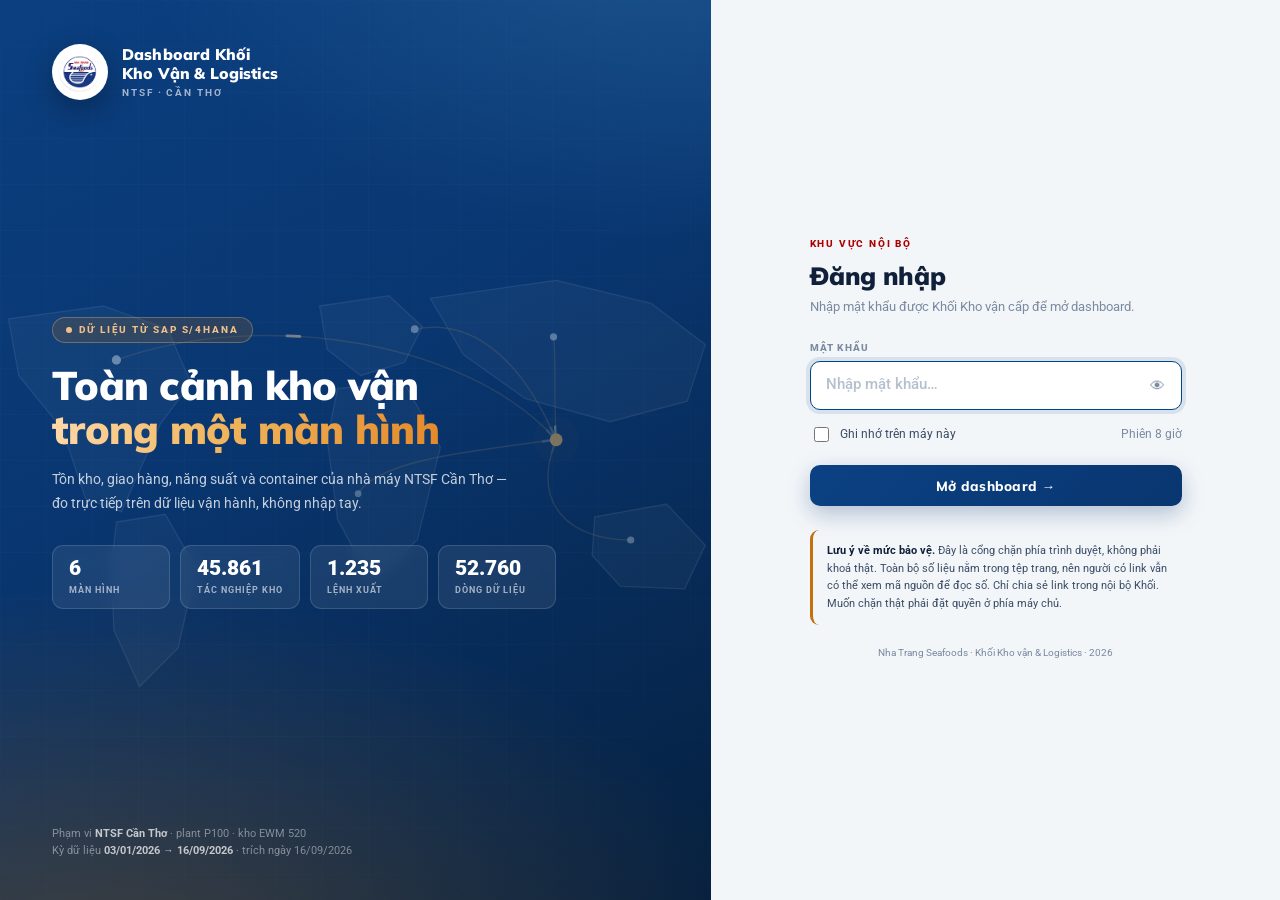
<file: index.html>
<!doctype html>
<html lang="vi">
<head>
<meta charset="utf-8">
<meta name="viewport" content="width=device-width, initial-scale=1, viewport-fit=cover">
<script data-src="auth.js">
/* ═══════════════════════════════════════════════════════
   Dashboard Khối Kho Vận & Logistics — cổng đăng nhập
   ───────────────────────────────────────────────────────
   LƯU Ý QUAN TRỌNG VỀ MỨC BẢO VỆ:
   Đây là CỔNG CHẶN phía trình duyệt, KHÔNG PHẢI KHOÁ THẬT.
   Toàn bộ số liệu nằm ngay trong tệp HTML. Người có link
   vẫn có thể xem mã nguồn trang để đọc số mà không cần
   đăng nhập. Muốn bảo vệ thật thì phải chặn ở phía máy chủ
   (SharePoint, IIS, Nginx...) hoặc mã hoá nội dung trang.
   Mật khẩu ở đây lưu dạng BĂM (SHA-256, 5.000 vòng, có muối)
   nên không đọc ngược ra được, nhưng cổng vẫn vượt qua được.

   ĐỔI MẬT KHẨU: xem hướng dẫn trong tệp DOI-MAT-KHAU.md
   ═══════════════════════════════════════════════════════ */
/* ── Khôi phục giao diện sáng/tối đã chọn ──────────────
   Đặt ở ĐÂY chứ không ở app.js là có lý do: auth.js là script đồng bộ
   đầu tiên trong <head>, chạy trước khi trang vẽ lần đầu. app.js dùng
   defer nên chạy sau khi trang đã vẽ — để ở đó thì mỗi lần chuyển trang
   sẽ loé trắng một nhịp rồi mới chuyển sang nền tối. */
(function () {
  try {
    var t = localStorage.getItem('ntsf_theme');
    if (t === 'dark' || t === 'light') document.documentElement.setAttribute('data-theme', t);
  } catch (e) { /* trình duyệt chặn bộ nhớ cục bộ thì bỏ qua, dùng mặc định */ }
})();

(function (root) {
  'use strict';

  /* ── Cấu hình ─────────────────────────────────────── */
  var SALT   = 'NTSF-KVL-2026::';
  var ROUNDS = 5000;
  var HASH   = 'af64b8c47783a4b4afd4b6db3922e9144b041d3426dc27fad94410a9715a2b6f';
  var KEY    = 'ntsf_kvl_session';
  var TTL_H  = 8;      // phiên hết hạn sau 8 giờ
  var LOGIN  = 'login.html';

  /* ── SHA-256 thuần JavaScript ─────────────────────────
     Không dùng crypto.subtle vì hàm đó không chạy khi mở
     trang bằng file:// (nháy đúp tệp trên ổ đĩa).        */
  var K = [
    0x428a2f98,0x71374491,0xb5c0fbcf,0xe9b5dba5,0x3956c25b,0x59f111f1,0x923f82a4,0xab1c5ed5,
    0xd807aa98,0x12835b01,0x243185be,0x550c7dc3,0x72be5d74,0x80deb1fe,0x9bdc06a7,0xc19bf174,
    0xe49b69c1,0xefbe4786,0x0fc19dc6,0x240ca1cc,0x2de92c6f,0x4a7484aa,0x5cb0a9dc,0x76f988da,
    0x983e5152,0xa831c66d,0xb00327c8,0xbf597fc7,0xc6e00bf3,0xd5a79147,0x06ca6351,0x14292967,
    0x27b70a85,0x2e1b2138,0x4d2c6dfc,0x53380d13,0x650a7354,0x766a0abb,0x81c2c92e,0x92722c85,
    0xa2bfe8a1,0xa81a664b,0xc24b8b70,0xc76c51a3,0xd192e819,0xd6990624,0xf40e3585,0x106aa070,
    0x19a4c116,0x1e376c08,0x2748774c,0x34b0bcb5,0x391c0cb3,0x4ed8aa4a,0x5b9cca4f,0x682e6ff3,
    0x748f82ee,0x78a5636f,0x84c87814,0x8cc70208,0x90befffa,0xa4506ceb,0xbef9a3f7,0xc67178f2
  ];

  function rotr(x, n) { return (x >>> n) | (x << (32 - n)); }

  function toUtf8(s) {
    var out = '', i, c;
    for (i = 0; i < s.length; i++) {
      c = s.charCodeAt(i);
      if (c < 0x80) out += String.fromCharCode(c);
      else if (c < 0x800) out += String.fromCharCode(0xC0 | (c >> 6), 0x80 | (c & 63));
      else out += String.fromCharCode(0xE0 | (c >> 12), 0x80 | ((c >> 6) & 63), 0x80 | (c & 63));
    }
    return out;
  }

  function sha256(msg) {
    var m = toUtf8(msg), bits = m.length * 8, i, j;
    m += '\x80';
    while (m.length % 64 !== 56) m += '\x00';

    var nw = m.length / 4, words = new Array(nw + 2);
    for (i = 0; i < nw; i++) words[i] = 0;
    for (i = 0; i < m.length; i++) words[i >> 2] |= m.charCodeAt(i) << (24 - (i % 4) * 8);
    words[nw]     = Math.floor(bits / 4294967296);
    words[nw + 1] = bits >>> 0;

    var H = [0x6a09e667,0xbb67ae85,0x3c6ef372,0xa54ff53a,0x510e527f,0x9b05688c,0x1f83d9ab,0x5be0cd19];
    var w = new Array(64), a, b, c, d, e, f, g, h, s0, s1, ch, mj, t1, t2;

    for (j = 0; j < words.length; j += 16) {
      for (i = 0; i < 16; i++) w[i] = words[j + i] | 0;
      for (i = 16; i < 64; i++) {
        s0 = rotr(w[i-15], 7) ^ rotr(w[i-15], 18) ^ (w[i-15] >>> 3);
        s1 = rotr(w[i-2], 17) ^ rotr(w[i-2], 19) ^ (w[i-2] >>> 10);
        w[i] = (w[i-16] + s0 + w[i-7] + s1) | 0;
      }
      a = H[0]; b = H[1]; c = H[2]; d = H[3]; e = H[4]; f = H[5]; g = H[6]; h = H[7];
      for (i = 0; i < 64; i++) {
        s1 = rotr(e, 6) ^ rotr(e, 11) ^ rotr(e, 25);
        ch = (e & f) ^ (~e & g);
        t1 = (h + s1 + ch + K[i] + w[i]) | 0;
        s0 = rotr(a, 2) ^ rotr(a, 13) ^ rotr(a, 22);
        mj = (a & b) ^ (a & c) ^ (b & c);
        t2 = (s0 + mj) | 0;
        h = g; g = f; f = e; e = (d + t1) | 0; d = c; c = b; b = a; a = (t1 + t2) | 0;
      }
      H[0] = (H[0]+a)|0; H[1] = (H[1]+b)|0; H[2] = (H[2]+c)|0; H[3] = (H[3]+d)|0;
      H[4] = (H[4]+e)|0; H[5] = (H[5]+f)|0; H[6] = (H[6]+g)|0; H[7] = (H[7]+h)|0;
    }
    var out = '';
    for (i = 0; i < 8; i++) out += ('00000000' + (H[i] >>> 0).toString(16)).slice(-8);
    return out;
  }

  function derive(pw) {
    var x = sha256(SALT + pw);
    for (var i = 1; i < ROUNDS; i++) x = sha256(x);
    return x;
  }

  /* ── Lưu phiên ────────────────────────────────────── */
  function store(remember) {
    return remember ? root.localStorage : root.sessionStorage;
  }

  function read() {
    var raw = null;
    try { raw = root.sessionStorage.getItem(KEY) || root.localStorage.getItem(KEY); } catch (e) { return null; }
    if (!raw) return null;
    try { return JSON.parse(raw); } catch (e) { return null; }
  }

  function valid() {
    var s = read();
    return !!(s && s.v === HASH && s.e > Date.now());
  }

  function grant(remember) {
    var payload = JSON.stringify({ v: HASH, e: Date.now() + TTL_H * 3600 * 1000 });
    try { store(remember).setItem(KEY, payload); } catch (e) { return false; }
    return true;
  }

  function clear() {
    try { root.sessionStorage.removeItem(KEY); root.localStorage.removeItem(KEY); } catch (e) {}
  }

  /* ── API ──────────────────────────────────────────── */
  root.NTSF_AUTH = {
    /* Kiểm tra mật khẩu. Trả về true/false. */
    check: function (pw) { return derive(String(pw || '')) === HASH; },

    /* Ghi nhận phiên đăng nhập. */
    grant: grant,

    /* Còn phiên hợp lệ hay không. */
    valid: valid,

    /* Số giờ còn lại của phiên. */
    ttl: function () {
      var s = read();
      return s && s.e > Date.now() ? (s.e - Date.now()) / 3600000 : 0;
    },

    /* Đặt ở <head> mỗi trang: chưa đăng nhập thì đá về trang đăng nhập. */
    guard: function () {
      if (valid()) return true;
      var here = root.location.pathname.split('/').pop() || 'index.html';
      root.location.replace(LOGIN + '?next=' + encodeURIComponent(here));
      return false;
    },

    /* Thoát và quay về trang đăng nhập. */
    logout: function () {
      clear();
      root.location.replace(LOGIN);
    },

    /* Dùng khi cần tính lại mã băm cho mật khẩu mới. */
    derive: derive
  };
})(window);

</script>
<script>NTSF_AUTH.guard();</script>
<title>Quản lý · Kho vận NTSF</title>
<link rel="preconnect" href="https://fonts.googleapis.com">
<link rel="preconnect" href="https://fonts.gstatic.com" crossorigin>
<link rel="stylesheet" href="https://fonts.googleapis.com/css2?family=Mulish:wght@400;600;700;800;900&family=Roboto:wght@400;500;700&display=swap">
<style data-src="styles.css">
:root{
  /* ——— Nhận diện Nha Trang Seafoods ——— */
  --navy:#093670; --navy-2:#0c4386; --blue:#004684;
  --c1:#004684; --c2:#2E6FA6; --c3:#7FA8C8; --c4:#0B2B4A; --c5:#C2710C;
  --amber:#C2710C; --amber-soft:#E9A13B; --amber-bg:#FDF6EC; --amber-line:#E8CFA6;
  --brand-red:#AB0101;
  /* ——— Trạng thái ——— */
  --good:#1F7A45; --bad:#B42318; --warn:#B7791F;
  --good-bg:#EDF7F1; --bad-bg:#FDF1F0; --warn-bg:#FDF7EA;
  /* ——— Trung tính lệch xanh ——— */
  --ink:#10203A; --ink-2:#41506B; --ink-3:#78879E;
  --line:#DCE3EB; --line-soft:#EAEFF4;
  --bg:#F3F6F9; --surface:#FFFFFF; --surface-soft:#FAFCFD; --surface-tint:#EFF4F8;
  --on-navy:#C6D4E4; --on-navy-2:#94A9C2;
  /* ——— Hình khối ——— */
  --r-card:12px; --r-panel:8px; --r-kpi:7px; --r-ctl:6px; --r-pill:999px;
  --sh-card:0 2px 8px rgba(9,54,112,.07);
  --sh-kpi:0 1px 4px rgba(9,54,112,.06);
  --sh-float:0 24px 70px rgba(9,26,50,.32);
  --sidebar-w:256px;
}
@media (prefers-color-scheme:dark){ :root:not([data-theme="light"]){
  --navy:#07264F; --navy-2:#0a3163; --blue:#4E96D0;
  --c1:#4E96D0; --c2:#7FB3DC; --c3:#A9CBE8; --c4:#2E6FA6; --c5:#E9A13B;
  --amber:#E9A13B; --amber-bg:#2A2113; --amber-line:#5C4A26;
  --brand-red:#E06060;
  --good:#4FBE83; --bad:#F0736A; --warn:#E0B255;
  --good-bg:#12291D; --bad-bg:#2E1613; --warn-bg:#2A2313;
  --ink:#E8EEF6; --ink-2:#AFC0D4; --ink-3:#7F92A8;
  --line:#22354E; --line-soft:#1B2B40;
  --bg:#0B1522; --surface:#121E2E; --surface-soft:#162335; --surface-tint:#1A2839;
  --on-navy:#B9CBE0; --on-navy-2:#8AA1BC;
  --sh-card:0 2px 8px rgba(0,0,0,.4);
  --sh-kpi:0 1px 4px rgba(0,0,0,.3);
}}
:root[data-theme="dark"]{
  --navy:#07264F; --navy-2:#0a3163; --blue:#4E96D0;
  --c1:#4E96D0; --c2:#7FB3DC; --c3:#A9CBE8; --c4:#2E6FA6; --c5:#E9A13B;
  --amber:#E9A13B; --amber-bg:#2A2113; --amber-line:#5C4A26;
  --brand-red:#E06060;
  --good:#4FBE83; --bad:#F0736A; --warn:#E0B255;
  --good-bg:#12291D; --bad-bg:#2E1613; --warn-bg:#2A2313;
  --ink:#E8EEF6; --ink-2:#AFC0D4; --ink-3:#7F92A8;
  --line:#22354E; --line-soft:#1B2B40;
  --bg:#0B1522; --surface:#121E2E; --surface-soft:#162335; --surface-tint:#1A2839;
  --on-navy:#B9CBE0; --on-navy-2:#8AA1BC;
  --sh-card:0 2px 8px rgba(0,0,0,.4);
  --sh-kpi:0 1px 4px rgba(0,0,0,.3);
}

*{box-sizing:border-box}
html,body{margin:0;padding:0}
body{
  background:var(--bg); color:var(--ink);
  font-family:Mulish,"Segoe UI",system-ui,-apple-system,Arial,sans-serif;
  font-size:14px; line-height:1.45; -webkit-font-smoothing:antialiased;
}
.num{font-family:Roboto,Mulish,system-ui,sans-serif; font-variant-numeric:tabular-nums}

/* ═══ KHUNG ═══ */
.shell{display:flex; min-height:100vh}

/* ═══ SIDEBAR ═══ */
.side{
  width:var(--sidebar-w); flex:0 0 var(--sidebar-w); background:var(--navy);
  display:flex; flex-direction:column; position:sticky; top:0; height:100vh; overflow-y:auto;
}
.side-top{display:flex; gap:12px; align-items:center; padding:20px 16px 18px; border-bottom:1px solid rgba(255,255,255,.09)}
.side-badge{
  width:58px; height:58px; flex:0 0 58px; border-radius:var(--r-pill); background:#fff;
  display:flex; align-items:center; justify-content:center; overflow:hidden;
  box-shadow:0 2px 8px rgba(0,0,0,.25); padding:4px;
}
.side-badge img{
  display:block; width:100%; height:100%;
  max-width:100%; max-height:100%; object-fit:contain;
}
.side-name{font-size:13px; font-weight:800; color:#fff; line-height:1.3; letter-spacing:-.005em}
.side-sub{font-size:9px; font-weight:700; color:var(--on-navy); letter-spacing:.07em; margin-top:4px}
.nav{padding:10px 10px 16px; flex:1}
.nav-label{font-size:8px; font-weight:800; letter-spacing:.15em; text-transform:uppercase; color:var(--amber-soft); padding:20px 9px 9px}
.nav-label + .nav-label, .nav-label.dim{color:var(--on-navy-2)}
.nav-item{ text-decoration:none;
  display:flex; align-items:center; gap:11px; padding:11px 11px; border-radius:var(--r-ctl);
  color:var(--on-navy); font-size:12px; font-weight:600; cursor:pointer; border:0;
  background:transparent; width:100%; text-align:left; font-family:inherit;
  border-left:3px solid transparent; margin-bottom:5px; line-height:1.3;
}
.nav-item:hover{background:rgba(255,255,255,.07); color:#fff}
.nav-item[aria-current="page"]{background:rgba(255,255,255,.13); color:#fff; border-left-color:var(--brand-red)}
.nav-item:focus-visible{outline:2px solid var(--amber-soft); outline-offset:1px}
.nav-ico{width:14px; text-align:center; opacity:.85; flex:0 0 14px}
.nav-item .soon{margin-left:auto; font-size:8px; font-weight:700; color:var(--on-navy-2); letter-spacing:.04em}
.side-foot{padding:16px 16px 20px; border-top:1px solid rgba(255,255,255,.09)}
.side-foot h4{margin:0 0 9px; font-size:9px; font-weight:800; letter-spacing:.13em; color:var(--amber-soft); text-transform:uppercase}
.side-foot p{margin:0 0 6px; font-size:9.5px; color:var(--on-navy-2); line-height:1.6}
.side-foot p:last-child{margin-bottom:0}

/* ═══ MAIN ═══ */
.main{flex:1; min-width:0; display:flex; flex-direction:column}
.topbar{
  position:sticky; top:env(safe-area-inset-top,0px); z-index:30;
  background:var(--surface); border-bottom:1px solid var(--line);
  display:flex; align-items:center; gap:14px; padding:10px 20px; flex-wrap:wrap;
}
.eyebrow{font-size:9px; font-weight:800; letter-spacing:.14em; text-transform:uppercase; color:var(--brand-red)}
.topbar h1{margin:2px 0 0; font-size:23px; font-weight:800; letter-spacing:-.01em}
.topbar .grow{flex:1}
.btn{
  display:inline-flex; align-items:center; gap:6px; font-family:inherit; font-size:11px; font-weight:700;
  padding:7px 13px; border-radius:var(--r-pill); border:1px solid var(--line);
  background:var(--surface); color:var(--ink-2); cursor:pointer;
}
.btn:hover{background:var(--surface-tint); color:var(--ink)}
.btn.primary{background:var(--blue); border-color:var(--blue); color:#fff}
.btn.primary:hover{background:var(--navy); border-color:var(--navy)}
.btn:focus-visible{outline:2px solid var(--amber); outline-offset:2px}

.wrap{padding:16px 20px 40px; display:flex; flex-direction:column; gap:14px}

/* ═══ BỘ LỌC ═══ */
.filters{background:var(--surface); border:1px solid var(--line); border-radius:var(--r-panel); padding:12px 14px; box-shadow:var(--sh-kpi)}
.filters h3{margin:0 0 9px; font-size:12px; font-weight:700}
.chips{display:flex; gap:6px; flex-wrap:wrap; align-items:center}
.chip{
  font-family:inherit; font-size:11px; font-weight:700; padding:5px 11px; border-radius:var(--r-pill);
  border:1px solid var(--line); background:var(--surface); color:var(--ink-2); cursor:pointer;
}
.chip:hover{border-color:var(--c2); color:var(--ink)}
.chip[aria-pressed="true"]{background:var(--blue); border-color:var(--blue); color:#fff}
.chip:focus-visible{outline:2px solid var(--amber); outline-offset:2px}
.filter-note{margin:9px 0 0; font-size:10px; color:var(--ink-3); line-height:1.5}

/* ═══ BĂNG MỤC ═══ */
.banner{
  background:linear-gradient(100deg,var(--navy),var(--navy-2)); color:#fff;
  border-radius:var(--r-panel); padding:13px 16px;
}
.banner h2{margin:0; font-size:20px; font-weight:800; letter-spacing:-.01em}
.banner p{margin:4px 0 0; font-size:10.5px; color:var(--on-navy); line-height:1.5}

/* ═══ HERO + KPI ═══
   Hero cố định bề ngang hẹp để nhường chỗ cho lưới KPI dàn ngang — trước đây hero
   chiếm 1/3 bề rộng và bị kéo cao theo lưới, để lại một khoảng trống lớn. */
.hero-row{display:grid; grid-template-columns:minmax(186px,224px) minmax(0,1fr); gap:12px; align-items:stretch}
.hero{
  background:var(--surface); border:1px solid var(--line); border-top:3px solid var(--c5);
  border-radius:var(--r-card); padding:13px 14px; box-shadow:var(--sh-card);
  display:flex; flex-direction:column; justify-content:center; cursor:pointer; text-align:left; font-family:inherit;
}
.hero:hover{border-color:var(--c2)}
.hero:focus-visible{outline:2px solid var(--amber); outline-offset:2px}
.hero .lbl{font-size:9px; font-weight:800; letter-spacing:.11em; text-transform:uppercase; color:var(--ink-3)}
.hero .kpi-head{margin-bottom:2px}
.hero .big{font-size:38px; font-weight:900; line-height:1; letter-spacing:-.03em; margin:6px 0 2px; color:var(--ink)}
.hero .big small{font-size:15px; font-weight:800; margin-left:2px}
.hero .sub{font-size:10.5px; color:var(--ink-2); font-weight:600; line-height:1.45}
.hero .delta{margin-top:7px; font-size:10.5px; font-weight:800; line-height:1.4}
.hero .foot{margin-top:8px; padding-top:7px; border-top:1px dashed var(--line); font-size:9.5px; color:var(--ink-3); line-height:1.5}

/* Lưới KPI dàn tối đa 4 cột để giảm số hàng — hero đã thu hẹp nên còn dư bề ngang.
   Mốc ngắt tính theo bề rộng CỬA SỔ, mà vùng nội dung còn phải trừ 260px thanh bên
   và 224px thẻ hero — nên ngưỡng phải rộng hơn bề rộng thẻ mong muốn khá nhiều. */
.kpis{display:grid; grid-template-columns:repeat(5,minmax(0,1fr)); gap:9px}
@media (max-width:1560px){ .kpis{grid-template-columns:repeat(4,minmax(0,1fr))} }
@media (max-width:1360px){ .kpis{grid-template-columns:repeat(3,minmax(0,1fr))} }
@media (max-width:1040px){ .kpis{grid-template-columns:repeat(2,minmax(0,1fr))} }
@media (max-width:620px){ .kpis{grid-template-columns:minmax(0,1fr)} }
.kpi{
  background:var(--surface); border:1px solid var(--line); border-radius:var(--r-kpi);
  padding:10px 11px 9px; box-shadow:var(--sh-kpi); cursor:pointer; text-align:left;
  font-family:inherit; color:inherit; display:flex; flex-direction:column; gap:1px;
}
.kpi:hover{border-color:var(--c2)}
.kpi:focus-visible{outline:2px solid var(--amber); outline-offset:2px}
.kpi .lbl{font-size:9px; font-weight:800; letter-spacing:.09em; text-transform:uppercase; color:var(--ink-3)}
/* nhãn cho biết chỉ số thuộc bộ KPI nào.
   flex-wrap: từ 13/10/2026 nhãn mang nguyên mã chỉ tiêu ("Thay cho KPI-152",
   "KPI-150 · quy tiền") nên dài hơn nhãn cũ ("Vận hành"). Không cho xuống dòng
   thì tên chỉ tiêu bị ép còn một hai chữ mỗi dòng, thẻ cao lêu nghêu. */
.kpi-head{display:flex; align-items:center; justify-content:space-between;
  gap:6px; flex-wrap:wrap; row-gap:4px}
.tag{
  font-size:8px; font-weight:800; letter-spacing:.06em; padding:2px 6px;
  border-radius:var(--r-pill); white-space:nowrap; flex:none;
}
.tag.kpi-code{background:var(--surface-tint); color:var(--blue); border:1px solid var(--line)}
.tag.kpi-part{background:var(--warn-bg); color:var(--warn); border:1px solid var(--amber-line)}
.tag.ops{background:transparent; color:var(--ink-3); border:1px dashed var(--line)}
.kpi .val{font-size:19px; font-weight:800; line-height:1.15; letter-spacing:-.02em}
.kpi .unit{font-size:9px; font-weight:400; color:var(--ink-3); margin-left:3px}
.kpi .cmp{font-size:9px; font-weight:800; margin-top:1px}
.kpi .prev{font-size:9px; color:var(--ink-3)}
.kpi .formula{font-size:9px; color:var(--ink-3); margin-top:5px; padding-top:5px; border-top:1px dashed var(--line-soft); line-height:1.4}
.kpi .spark{margin-top:5px; height:26px}
.up{color:var(--good)} .down{color:var(--bad)} .flat{color:var(--ink-3)}

/* ═══ NHÃN CHỈ TIÊU CẠNH TIÊU ĐỀ ═══
   Hệ mã dashboard cũ (.ma-code — QL2-B07, CL1-K01, đuôi -CT) đã bỏ ngày 11/10/2026.
   Cạnh tiêu đề giờ chỉ còn nhãn .tag mang mã thư viện KPI, chèn bằng NTSF_MA.gan(). */
.card>h3>.tag, .insight>h4>.tag{ margin-left:8px; vertical-align:middle }

/* ═══ THẺ BIỂU ĐỒ ═══ */
.grid2{display:grid; grid-template-columns:repeat(auto-fit,minmax(380px,1fr)); gap:14px}
.card{background:var(--surface); border:1px solid var(--line); border-radius:var(--r-card); padding:14px 16px 12px; box-shadow:var(--sh-card)}
.card h3{margin:0; font-size:14px; font-weight:700; letter-spacing:-.005em}
.card .how{margin:5px 0 0; font-size:10px; color:var(--ink-3); line-height:1.5}
.legend{display:flex; gap:14px; flex-wrap:wrap; margin:9px 0 2px}
.legend span{display:inline-flex; align-items:center; gap:5px; font-size:10px; font-weight:600; color:var(--ink-2)}
.swatch{width:11px; height:11px; border-radius:2px; flex:0 0 11px}
.swatch.line{height:3px; border-radius:2px; width:15px; flex-basis:15px}
.swatch.dash{height:0; border-top:2px dashed var(--ink-3); width:15px; flex-basis:15px; border-radius:0}
.chart{margin-top:4px; position:relative}
.chart svg{display:block; width:100%; height:auto}
.hitbox{cursor:pointer}
.hitbox:hover{fill:rgba(0,70,132,.06)}

/* tooltip */
.tip{
  position:fixed; z-index:120; pointer-events:none; opacity:0; transition:opacity .09s;
  background:var(--surface); border:1px solid var(--line); border-radius:var(--r-ctl);
  box-shadow:0 12px 32px rgba(9,54,112,.2); padding:8px 10px; font-size:11px; min-width:130px;
}
.tip.on{opacity:1}
.tip b{display:block; font-size:11px; margin-bottom:5px; color:var(--ink)}
.tip .r{display:flex; justify-content:space-between; gap:14px; margin-top:2px; color:var(--ink-2)}
.tip .r i{font-style:normal; font-weight:700; color:var(--ink)}

/* ═══ BẢNG ═══ */
.tbl-wrap{overflow-x:auto; margin-top:10px}
table{border-collapse:collapse; width:100%; font-size:11px; min-width:520px}
thead th{
  background:var(--navy); color:#fff; font-size:9px; font-weight:800; letter-spacing:.07em;
  text-transform:uppercase; padding:8px 10px; text-align:left; white-space:nowrap;
}
thead th.r{text-align:right}
tbody td{padding:8px 10px; border-bottom:1px solid var(--line-soft); color:var(--ink-2)}
tbody td.r{text-align:right}
tbody td b{color:var(--ink); font-weight:700}
tbody tr:hover{background:var(--surface-tint)}
.dot{display:inline-block; width:8px; height:8px; border-radius:50%; margin-right:6px; vertical-align:-1px}
.pill{display:inline-flex; align-items:center; gap:5px; font-size:9.5px; font-weight:800; padding:3px 8px; border-radius:var(--r-pill)}
.pill.bad{background:var(--bad-bg); color:var(--bad)}
.pill.warn{background:var(--warn-bg); color:var(--warn)}
.pill.good{background:var(--good-bg); color:var(--good)}

/* ═══ HỘP KẾT LUẬN ═══ */
.insight{background:var(--amber-bg); border:1px solid var(--amber-line); border-left:4px solid var(--amber); border-radius:var(--r-panel); padding:12px 15px}
.insight h4{margin:0 0 6px; font-size:9.5px; font-weight:800; letter-spacing:.11em; text-transform:uppercase; color:var(--amber)}
.insight p{margin:0 0 5px; font-size:11.5px; color:var(--ink-2); line-height:1.6}
.insight p:last-child{margin-bottom:0}
.insight .formula{font-family:Roboto,monospace; font-weight:700; color:var(--ink); font-size:11.5px}
.insight .act{font-weight:800; color:var(--ink)}

/* ═══ MODAL ĐÀO SÂU ═══ */
.scrim{position:fixed; inset:0; background:rgba(9,26,50,.62); z-index:200; display:none; padding:20px; overflow-y:auto}
.scrim.on{display:block}
.modal{
  background:var(--bg); border-radius:var(--r-card); box-shadow:var(--sh-float);
  max-width:1120px; margin:0 auto; overflow:hidden;
}
.modal-head{background:var(--surface); padding:15px 20px 13px; border-bottom:1px solid var(--line); display:flex; align-items:flex-start; gap:14px}
.modal-head h2{margin:2px 0 0; font-size:23px; font-weight:800; letter-spacing:-.015em}
.modal-head h2 span{font-size:14px; font-weight:600; color:var(--ink-3); margin-left:7px}
.modal-body{padding:14px 20px 22px; display:flex; flex-direction:column; gap:13px}
.attrs{display:grid; grid-template-columns:repeat(auto-fit,minmax(118px,1fr)); gap:0; background:var(--surface); border:1px solid var(--line); border-radius:var(--r-panel); overflow:hidden}
.attr{padding:10px 13px; border-right:1px solid var(--line-soft)}
.attr:last-child{border-right:0}
.attr .k{font-size:8.5px; font-weight:800; letter-spacing:.09em; text-transform:uppercase; color:var(--ink-3)}
.attr .v{font-size:13px; font-weight:800; margin-top:3px; color:var(--ink)}
.attr .v small{font-size:9.5px; font-weight:600; color:var(--ink-3)}
.close{background:transparent; border:0; font-size:22px; line-height:1; color:var(--ink-3); cursor:pointer; padding:3px 7px; border-radius:var(--r-ctl); font-family:inherit}
.close:hover{background:var(--surface-tint); color:var(--ink)}
.close:focus-visible{outline:2px solid var(--amber); outline-offset:2px}

/* Dưới ngưỡng này lưới KPI chỉ còn 2 cột — để hero đứng cột hẹp bên cạnh sẽ bị kéo
   cao lêu nghêu, nên cho hero trải hết bề ngang thành một dải ngắn phía trên. */
@media (max-width:1040px){ .hero-row{grid-template-columns:minmax(0,1fr)} }
@media (max-width:960px){
  .side{position:fixed; left:-260px; transition:left .2s; z-index:60}
  .side.open{left:0}
  .main{width:100%}
  .menu-btn{display:inline-flex !important}
}
.menu-btn{display:none}
@media (max-width:430px){
  .wrap{padding:12px 16px 32px}
  .topbar{padding:10px 16px}
  .hero .big{font-size:42px}
}
@media (prefers-reduced-motion:reduce){*{transition:none !important; animation:none !important}}
.nav-item[aria-disabled="true"]{opacity:.62; cursor:default}
.nav-item[aria-disabled="true"]:hover{background:transparent; color:var(--on-navy)}

/* ═══ GHI CHÚ TẠI CHỖ ═══ */
.note-pin{margin-left:8px;border:0;background:transparent;color:var(--ink-3);cursor:pointer;
  font-size:13px;line-height:1;padding:2px 5px;border-radius:5px;opacity:.45;transition:opacity .15s,background .15s}
.note-pin:hover{opacity:1;background:var(--surface-tint);color:var(--blue)}
.card:hover .note-pin,.insight:hover .note-pin,.banner:hover .note-pin{opacity:.8}
.banner .note-pin{color:rgba(255,255,255,.75)}
.banner .note-pin:hover{background:rgba(255,255,255,.16);color:#fff}

.note-fab{position:fixed;right:20px;bottom:20px;z-index:60;width:50px;height:50px;border:0;cursor:pointer;
  border-radius:var(--r-pill);background:linear-gradient(135deg,#0B4183,#093670);color:#fff;font-size:20px;
  box-shadow:0 8px 24px rgba(9,54,112,.34);transition:transform .15s,box-shadow .15s}
.note-fab:hover{transform:translateY(-2px);box-shadow:0 12px 30px rgba(9,54,112,.42)}
.note-count{position:absolute;top:-4px;right:-4px;min-width:20px;height:20px;border-radius:var(--r-pill);
  background:var(--brand-red);color:#fff;font:800 11px/20px Roboto,sans-serif;padding:0 5px}
.note-count:empty{display:none}

/* Man mo phia sau, de khung ghi chu khong chim vao bieu do */
.note-veil{position:fixed;inset:0;z-index:59;background:rgba(9,26,50,.34);
  backdrop-filter:blur(2px);-webkit-backdrop-filter:blur(2px);display:none}
.note-veil.on{display:block}
.note-panel{position:fixed;right:20px;bottom:82px;z-index:61;width:min(380px,calc(100vw - 40px));
  max-height:min(640px,calc(100vh - 120px));overflow:auto;
  background:var(--surface);border:1px solid var(--line);
  border-radius:var(--r-card);box-shadow:var(--sh-float);padding:14px 16px 16px;display:none}
.note-panel.on{display:block}
/* Man hinh hep: khung an ra gan full be rong, day len tren nut tron */
@media (max-width:560px){
  .note-panel{right:10px;left:10px;width:auto;bottom:76px;max-height:calc(100vh - 100px)}
  .note-fab{right:14px;bottom:14px}
}
.note-head{display:flex;align-items:center;justify-content:space-between;margin-bottom:10px}
.note-head b{font:800 14px/1.3 Mulish,sans-serif;color:var(--ink)}
.note-x{border:0;background:transparent;color:var(--ink-3);cursor:pointer;font-size:15px;padding:3px 6px;border-radius:6px}
.note-x:hover{background:var(--surface-tint);color:var(--ink)}
.note-lb{display:block;font:800 9px/1 Roboto,sans-serif;letter-spacing:.13em;text-transform:uppercase;
  color:var(--ink-3);margin:10px 0 5px}
.note-at{background:var(--surface-tint);border-left:3px solid var(--c5);border-radius:6px;padding:7px 10px;
  font:600 11.5px/1.45 Roboto,sans-serif;color:var(--ink-2)}
.note-panel select,.note-panel textarea{width:100%;border:1.5px solid var(--line);border-radius:8px;
  padding:8px 10px;font:400 12.5px/1.5 Roboto,sans-serif;color:var(--ink);background:var(--bg);outline:none;resize:vertical}
.note-panel select:focus,.note-panel textarea:focus{border-color:var(--blue);background:var(--surface)}
.note-save{width:100%;margin-top:10px;padding:10px;border:0;border-radius:8px;cursor:pointer;
  background:linear-gradient(135deg,#0B4183,#093670);color:#fff;font:800 12.5px/1 Mulish,sans-serif}
.note-save:hover{filter:brightness(1.08)}
.note-msg{margin:8px 0 0;font:600 11px/1.4 Roboto,sans-serif;min-height:14px}
.note-msg.ok{color:var(--good)} .note-msg.bad{color:var(--bad)}
.note-list-head{display:flex;align-items:center;justify-content:space-between;margin:16px 0 8px;
  padding-top:12px;border-top:1px solid var(--line)}
.note-list-head b{font:800 12px/1 Mulish,sans-serif;color:var(--ink)}
.note-mini{border:1px solid var(--line);background:var(--surface);color:var(--ink-2);cursor:pointer;
  font:700 10px/1 Roboto,sans-serif;padding:5px 8px;border-radius:var(--r-pill);margin-left:5px}
.note-mini:hover{background:var(--surface-tint);color:var(--ink)}
.note-item{background:var(--surface-tint);border-radius:8px;padding:9px 11px;margin-bottom:7px}
.note-item-top{display:flex;align-items:center;gap:7px;margin-bottom:4px}
.note-tag{font:800 9px/1 Roboto,sans-serif;letter-spacing:.06em;text-transform:uppercase;
  background:rgba(0,70,132,.12);color:var(--blue);padding:3px 6px;border-radius:var(--r-pill)}
.note-when{font:400 9.5px/1 Roboto,sans-serif;color:var(--ink-3)}
.note-del{margin-left:auto;border:0;background:transparent;color:var(--ink-3);cursor:pointer;font-size:11px;padding:2px 5px;border-radius:5px}
.note-del:hover{background:rgba(180,35,24,.12);color:var(--bad)}
.note-where{font:700 10px/1.35 Roboto,sans-serif;color:var(--ink-2);margin-bottom:3px}
.note-body{font:400 11.5px/1.55 Roboto,sans-serif;color:var(--ink);white-space:pre-wrap}
.note-empty{margin:0;font:400 11.5px/1.6 Roboto,sans-serif;color:var(--ink-3)}
@media print{.note-fab,.note-panel,.note-veil,.note-pin{display:none !important}}
/* ══ THANH LỌC PHẠM VI ═══════════════════════════════════════════
   Một hàng nút nhanh + một hàng ô chọn. Thay cho cây phân cấp cũ vì
   quá nhiều bước bấm mới tới được kỳ cần xem. */
.pv{display:flex;flex-direction:column;gap:10px}
.pv-top{display:flex;align-items:center;gap:10px;flex-wrap:wrap}
.pv-tog{border:0;background:transparent;cursor:pointer;padding:0;display:flex;align-items:center;gap:6px;
  font:800 14px/1.3 Mulish,sans-serif;color:var(--ink)}
.pv-mui{color:var(--ink-3);font-size:11px}
.pv-badge{background:var(--surface-tint);border:1px solid var(--line);border-radius:var(--r-pill);
  padding:2px 10px;font:700 10.5px/1.6 Roboto,sans-serif;color:var(--ink-2);white-space:nowrap}
.pv-grow{flex:1}
.pv-reset{color:var(--ink-3)}
.pv-body{display:grid;grid-template-columns:repeat(auto-fit,minmax(150px,1fr));gap:10px;align-items:end}
.pv-f{display:flex;flex-direction:column;gap:4px;min-width:0}
.pv-f>span{font:700 9px/1.6 Roboto,sans-serif;letter-spacing:.06em;text-transform:uppercase;color:var(--ink-3)}
.pv-f select,.pv-f input{width:100%;min-width:0;box-sizing:border-box;
  background:var(--surface);border:1px solid var(--line);border-radius:var(--r-ctl);
  padding:7px 10px;font:500 12.5px/1.3 Roboto,sans-serif;color:var(--ink);outline:none}
.pv-f select{appearance:none;-webkit-appearance:none;cursor:pointer;padding-right:26px;
  background-image:linear-gradient(45deg,transparent 50%,var(--ink-3) 50%),linear-gradient(135deg,var(--ink-3) 50%,transparent 50%);
  background-position:calc(100% - 15px) 14px,calc(100% - 10px) 14px;
  background-size:5px 5px,5px 5px;background-repeat:no-repeat}
.pv-f select:focus,.pv-f input:focus{border-color:var(--blue)}
.pv-q{grid-column:span 2}
@media(max-width:760px){.pv-q{grid-column:span 1}}
.pv-ip{position:relative;display:block}
.pv-ip i{position:absolute;left:9px;top:50%;transform:translateY(-50%);font-style:normal;color:var(--ink-3);font-size:13px}
.pv-ip input{padding-left:27px}
.rb-note{margin:0;font:400 11px/1.6 Roboto,sans-serif;color:var(--ink-2)}
.rb-note b{color:var(--ink)}
.rb-warn{background:var(--warn-bg);border-left:3px solid var(--warn);border-radius:6px;padding:7px 10px}
/* bảng so sánh hai kỳ */
.ss-wrap td.d-up{color:var(--good);font-weight:800}
.ss-wrap td.d-down{color:var(--bad);font-weight:800}
.ss-wrap td.d-flat{color:var(--ink-3)}
/* ══ KHUNG CHỜ DỮ LIỆU VÀ CÔNG TẮC DỮ LIỆU MẪU ═══════════════════
   Chỉ tiêu chưa có dữ liệu vẫn vẽ khung trục thật, hộp giữa khung nói rõ
   thiếu gì. Bật dữ liệu mẫu thì in chìm chữ lên biểu đồ để ảnh chụp màn
   hình không bị đọc nhầm thành số SAP. */
.kho-du{position:absolute;left:50%;top:46%;transform:translate(-50%,-50%);
  width:min(88%,420px);background:var(--surface);border:1px dashed var(--warn);
  border-radius:var(--r-panel);padding:10px 14px;text-align:center;box-shadow:var(--sh-kpi)}
.kho-du>b{display:block;font:800 12.5px/1.4 Mulish,sans-serif;color:var(--warn);margin-bottom:4px}
.kho-du>span{display:block;font:400 11px/1.6 Roboto,sans-serif;color:var(--ink-2)}
.kho-du>span b{color:var(--ink)}
.kho-du code{font-size:10px}
.demo-nut{margin-left:8px;border:1px solid var(--line);background:var(--surface);cursor:pointer;
  border-radius:var(--r-pill);padding:2px 11px;font:700 10px/1.7 Roboto,sans-serif;color:var(--ink-3);
  vertical-align:middle}
.demo-nut:hover{border-color:var(--ink-3)}
.demo-nut[aria-pressed="true"]{background:var(--bad);border-color:var(--bad);color:#fff}
.demo-bang{background:var(--bad-bg);border:1px solid var(--bad);border-left-width:4px;border-radius:6px;
  padding:7px 11px;margin:0 0 8px;font:400 10.5px/1.55 Roboto,sans-serif;color:var(--ink-2)}
.demo-bang b{color:var(--bad)}
/* ══ QUYẾT ĐỊNH GẮN VÀO TỪNG CHỈ SỐ ══════════════════════════════
   Sau workshop ERP 01-02/10/2026. Bỏ bảng liệt kê quyết định riêng ngày
   11/10 và bỏ nốt khối "thẻ người dùng" (.qd-the) ngày 13/10: quyết định
   phải nằm thẳng trong chỉ số, mở chỉ số ra là thấy — không khối nào ở
   cấp màn chen giữa tiêu đề và con số nữa. */
/* dòng quyết định trên mặt thẻ chỉ tiêu — thay cho dòng công thức */
.qd-dong{display:block;margin-top:6px;padding-top:6px;border-top:1px dashed var(--line);
  font:700 10.5px/1.5 Roboto,sans-serif;color:var(--blue);text-align:left}
.qd-v-chua{color:var(--bad)}
.qd-v-phan{color:var(--warn)}
/* nút mã QĐ cạnh tiêu đề biểu đồ */
.qd-ma{border:1px solid var(--blue);background:var(--surface);color:var(--blue);cursor:pointer;
  border-radius:var(--r-pill);padding:1px 9px;font:800 10px/1.7 Roboto,sans-serif;
  white-space:nowrap;vertical-align:middle;margin-left:8px}
.qd-ma:hover{background:var(--blue);color:#fff}
/* khối quyết định chèn lên đầu bảng phân tích sâu */
.qd-khoi{background:var(--surface-tint);border:1px solid var(--line);
  border-left:4px solid var(--c2);border-radius:var(--r-panel);padding:13px 16px;margin-bottom:14px}
.qd-khoi-top{display:flex;align-items:center;gap:10px;flex-wrap:wrap;margin-bottom:10px}
.qd-khoi-top b{font:800 14px/1.35 Mulish,sans-serif;color:var(--ink)}
.qd-khoi-luoi{display:grid;grid-template-columns:1.1fr 1.4fr .8fr;gap:14px}
@media(max-width:900px){.qd-khoi-luoi{grid-template-columns:1fr}}
.qd-khoi-luoi h5{margin:0 0 3px;font:800 9px/1.5 Roboto,sans-serif;letter-spacing:.06em;
  text-transform:uppercase;color:var(--ink-3)}
.qd-khoi-luoi h5 i{font-style:normal;text-transform:none;letter-spacing:0;color:var(--warn)}
.qd-khoi-luoi p{margin:0;font:400 11.5px/1.6 Roboto,sans-serif;color:var(--ink-2)}
.qd-khoi-luoi b{color:var(--ink)}
.qd-khoi-thieu{margin:10px 0 0;background:var(--warn-bg);border-left:3px solid var(--warn);
  border-radius:6px;padding:7px 10px;font:400 10.5px/1.6 Roboto,sans-serif;color:var(--ink-2)}
.qd-khoi-thieu b{color:var(--ink)}
.qd-tt{display:inline-block;font:800 9px/1.6 Roboto,sans-serif;letter-spacing:.04em;
  text-transform:uppercase;padding:2px 8px;border-radius:var(--r-pill);white-space:nowrap}
.qd-du{background:var(--good-bg);color:var(--good);border:1px solid var(--good)}
.qd-phan{background:var(--warn-bg);color:var(--warn);border:1px solid var(--amber-line)}
.qd-chua{background:var(--bad-bg);color:var(--bad);border:1px solid var(--bad)}
/* nhãn Dẫn dắt / Kết quả trên thẻ chỉ tiêu */
.tag.lead{background:var(--good-bg);color:var(--good);border:1px solid var(--good)}
.tag.lag{background:var(--surface-tint);color:var(--ink-2);border:1px solid var(--line)}
</style>
<script data-src="logo.js">
window.NTSF_LOGO = '[data-uri]';
</script>
<script data-src="app.js">
/* ═══════════════════════════════════════════════════════
   Dashboard Khối Kho Vận & Logistics — thành phần dùng chung
   Sidebar · logo · điều hướng · giao diện sáng-tối
   ═══════════════════════════════════════════════════════ */
/* ═══ KHUNG BIỂU ĐỒ DÙNG CHUNG ═══
   Mọi SVG phải vẽ theo ĐÚNG bề rộng pixel của thẻ chứa nó, tức viewBox = pixel,
   để tỷ lệ luôn là 1:1.

   Trước đây mỗi hàm vẽ tự đặt viewBox cố định — 470, 640 hoặc 900 — rồi để SVG
   kéo giãn theo bề rộng thẻ. Hậu quả: cùng một cỡ chữ 11,5 đơn vị lại hiện ra
   ~11px trong thẻ nửa màn (viewBox 640 → 612px) nhưng ~16px trong thẻ toàn màn
   (viewBox 900 → 1.271px). Nhìn vào thấy biểu đồ chỗ to chỗ nhỏ, chữ chỗ đậm
   chỗ mảnh, dù cùng một bộ mã vẽ.

   CAO  = chiều cao chuẩn của biểu đồ theo thời gian (cột, đường) — mọi màn dùng chung.
   DONG = chiều cao một dòng của biểu đồ thanh ngang.
   Vì vẽ 1:1 nên hai hằng số này là PIXEL THẬT, không còn là đơn vị co giãn. */
window.NTSF_CH = {
  CAO: 250,
  DONG: 34,
  /* Bề rộng vẽ = bề rộng trong lòng thẻ. Chặn dưới 320 để không vỡ trên điện thoại. */
  rong: function (hop) {
    var box = (typeof hop === 'string') ? document.getElementById(hop) : hop;
    if (!box) return 640;
    var w = box.clientWidth || box.getBoundingClientRect().width;
    return Math.max(320, Math.round(w));
  },
  /* Lề trái/phải của biểu đồ thanh ngang không được nuốt hết chỗ vẽ thanh:
     giữ tối thiểu 26% bề rộng cho phần thanh. */
  le: function (W, trai, phai) {
    var l = Math.min(trai, Math.round(W * 0.40));
    var r = Math.min(phai, Math.round(W * 0.34));
    if (W - l - r < W * 0.26) { var du = (W * 0.26) - (W - l - r); l -= du * 0.6; r -= du * 0.4; }
    return { l: Math.max(48, Math.round(l)), r: Math.max(40, Math.round(r)) };
  },
  /* Cắt bớt nhãn theo bề rộng lề thật, thay vì cắt cứng ở 28 ký tự */
  catNhan: function (chu, rongLe, cx) {
    var n = Math.max(8, Math.floor((rongLe - 14) / (cx || 6.1)));
    return chu.length > n ? chu.slice(0, n - 1) + '…' : chu;
  },

  /* Cho bấm vào cả khung biểu đồ để mở bảng phân tích sâu.
     Dùng cho biểu đồ chưa có chỗ bấm riêng trên từng cột hay từng thanh.
     Chỉ gắn thuộc tính data-drill — bộ xử lý click sẵn có của trang sẽ mở đúng bảng,
     nên hành vi giống hệt khi bấm vào thẻ KPI, không phát sinh đường đi thứ hai.
     ⚠️ Đừng gắn cho biểu đồ đã có click trên từng phần tử: sự kiện nổi bọt lên
     khung sẽ mở thêm một bảng nữa. */
  bamThe: function (id, khoa) {
    var box = document.getElementById(id);
    if (!box) return;
    box.setAttribute('data-drill', khoa);
    box.style.cursor = 'pointer';
    var card = box.closest('.card');
    var how = card ? card.querySelector('.how') : null;
    if (how && how.dataset.goiY !== '1') {
      how.dataset.goiY = '1';
      how.insertAdjacentHTML('beforeend', ' · <b>▸ bấm để xem phân tích sâu</b>');
    }
  },

  /* ── VÀNH KHUYÊN — CƠ CẤU 100% ──
     Quy tắc 3 của bảng Quy tắc biểu đồ: cơ cấu của MỘT tổng, từ 2 đến 5 phần, các
     phần chênh nhau đủ rõ thì vẽ vành khuyên. Quá 5 phần hoặc các phần xấp xỉ nhau
     thì quay về thanh ngang — mắt người so ĐỘ DÀI chính xác hơn so GÓC nhiều.

     Lỗ giữa luôn ghi tổng, nên người đọc không bao giờ mất mẫu số — đây chính là
     lỗi thường gặp nhất của biểu đồ tròn: thấy "75%" mà không biết 75% của bao nhiêu.

     ⚠️ KHÔNG CÓ KHỐI CHÚ GIẢI RIÊNG. Nhãn gắn thẳng quanh vành, mỗi nhãn nối về
     đúng lát của nó bằng một đường dẫn mang màu lát đó. Hai bản trước đều đặt chú
     giải thành một khối bên cạnh và đều bị trả lại (11 và 12/10/2026):
       "quá xấu, đọc vào không hiểu gì" → "làm lại các nhãn thể hiện trên biểu đồ
        luôn, không cần các thẻ ghi chú ở ngoài, và các con số phải to rõ".
     Lý do kỹ thuật đằng sau yêu cầu đó: khối chú giải tách rời bắt mắt đi hai
     chặng — nhìn ô màu, tìm lát cùng màu, rồi mới đọc số. Nhãn gắn tại chỗ bỏ hẳn
     chặng giữa. Đừng dựng lại khối chú giải.

     Nhãn tự dãn ra khi chồng nhau (`DAY_NHAN`), và bán kính vành tự co theo bề
     rộng thẻ để hai cột chữ hai bên luôn còn chỗ — thẻ nửa màn chỉ rộng ~354px.

     parts: [{ k:'tên', v:số, c:'--biến-màu', lbl:'giá trị tuyệt đối' }]
     opt:   { tong:'chuỗi giữa vòng', donVi:'nhãn nhỏ dưới tổng',
              ghiChu:'một dòng kết luận ở đáy' } */
  donut: function (id, parts, opt) {
    var box = (typeof id === 'string') ? document.getElementById(id) : id;
    if (!box) return;
    opt = opt || {};
    box.innerHTML = '';
    var tu = this;
    var NS = 'http://www.w3.org/2000/svg';
    function e(t, a) {
      var n = document.createElementNS(NS, t);
      for (var k in a) n.setAttribute(k, a[k]);
      return n;
    }
    function mau(v) { return getComputedStyle(document.documentElement).getPropertyValue(v || '--c1').trim(); }

    /* Vành phải chừa chỗ cho hai cột chữ hai bên. Bán kính tính NGƯỢC từ bề rộng
       thẻ chứ không đặt cứng, nếu không thẻ nửa màn sẽ đẩy chữ tràn ra ngoài. */
    var W = this.rong(box);
    var hep = W < 470;
    var khe = hep ? 13 : 26;                      /* vành → chữ */
    var leMin = hep ? 100 : 112;                  /* bề rộng tối thiểu cột chữ */
    var ngoaiMax = (W - 2 * khe - 2 * leMin) / 2;
    var Rng = Math.min(hep ? 76 : 134, Math.max(44, ngoaiMax));
    var R = Rng / 1.19, day = Math.max(13, R * 0.38);
    var leW = (W - 2 * Rng - 2 * khe) / 2;

    var cp = hep ? 9 : 10;                        /* cỡ chữ phụ */
    var cs = hep ? 15 : 18;                       /* cỡ chữ phần trăm */
    var DAY_NHAN = hep ? 40 : 46;                 /* chiều cao tối thiểu một nhãn */
    var chuH = opt.ghiChu ? 26 : 8;

    var tong = parts.reduce(function (s, p) { return s + (p.v || 0); }, 0) || 1;

    /* Góc bắt đầu KHÔNG phải 12 giờ. Khi một lát chiếm ba phần tư vòng — đúng
       trường hợp phân loại giá trị tồn kho — thì bắt đầu ở 12 giờ sẽ dồn hết nhãn
       nhỏ lên một góc và để trống hẳn nửa kia. Nên xoay sao cho GIỮA lát lớn nhất
       nằm ngang bên phải: nhãn lớn ra giữa phải, các nhãn nhỏ trải đều bên trái. */
    var iMax = 0;
    parts.forEach(function (p, i) { if ((p.v || 0) > (parts[iMax].v || 0)) iMax = i; });
    var tongTruoc = 0;
    for (var j = 0; j < iMax; j++) tongTruoc += parts[j].v || 0;
    var batDau = -((tongTruoc + (parts[iMax].v || 0) / 2) / (parts.reduce(function (s, p) { return s + (p.v || 0); }, 0) || 1)) * Math.PI * 2;

    /* Dựng trước danh sách nhãn để biết mỗi bên có mấy cái — chiều cao khung phải
       đủ cho bên đông nhãn nhất, nếu không nhãn bị đẩy ra ngoài khung. */
    var ds = [], a = batDau;
    parts.forEach(function (p) {
      var goc = (p.v || 0) / tong * Math.PI * 2;
      if (goc > 0) ds.push({ p: p, d0: a, goc: goc, giua: a + goc / 2 });
      a += goc;
    });
    var nP = 0, nT = 0;
    ds.forEach(function (n) {
      n.ben = Math.cos(n.giua) >= 0 ? 1 : -1;
      if (n.ben > 0) nP++; else nT++;
    });
    var H = Math.max(2 * Rng + 46, Math.max(nP, nT) * DAY_NHAN + 20) + chuH;
    var cx = W / 2, cy = (H - chuH) / 2;

    var svg = e('svg', { viewBox: '0 0 ' + W + ' ' + H, role: 'img' });

    ds.forEach(function (n) {
      /* cung gần trọn vòng vẽ hụt một chút, vì cung 360° có điểm đầu trùng điểm
         cuối nên trình duyệt vẽ ra đường rỗng */
      var buoc = Math.min(n.goc, Math.PI * 1.999);
      var x0 = cx + R * Math.cos(n.d0), y0 = cy + R * Math.sin(n.d0);
      var x1 = cx + R * Math.cos(n.d0 + buoc), y1 = cy + R * Math.sin(n.d0 + buoc);
      svg.appendChild(e('path', {
        d: 'M ' + x0 + ' ' + y0 + ' A ' + R + ' ' + R + ' 0 ' + (buoc > Math.PI ? 1 : 0) + ' 1 ' + x1 + ' ' + y1,
        fill: 'none', stroke: mau(n.p.c), 'stroke-width': day
      }));
    });

    if (opt.tong) {
      /* Chữ trong lỗ vành bị giới hạn bởi ĐƯỜNG KÍNH TRONG, không phải bề rộng thẻ.
         Nhãn đơn vị dài hơn chỗ đó thì ngắt làm hai dòng ở dấu · — cắt cụt thành
         "tỷ đồng · tổn…" là mất luôn ý nghĩa của con số ở giữa. */
      var trongD = 2 * (R - day / 2) - 8;
      var cs2 = hep ? 8.5 : 9.5;
      var dong = [];
      if (opt.donVi) {
        if (String(opt.donVi).length * cs2 * 0.49 > trongD && opt.donVi.indexOf('·') > 0) {
          dong = opt.donVi.split('·').map(function (s) { return s.trim(); });
        } else { dong = [opt.donVi]; }
      }
      var day1 = dong.length > 1 ? -4 : (dong.length ? 2 : 8);
      var t1 = e('text', { x: cx, y: cy + day1, 'text-anchor': 'middle',
        'font-size': hep ? 20 : 26, 'font-weight': 800, fill: mau('--ink'), 'font-family': 'Roboto,sans-serif' });
      t1.textContent = opt.tong; svg.appendChild(t1);
      dong.forEach(function (s, i) {
        var t2 = e('text', { x: cx, y: cy + day1 + (hep ? 13 : 16) + i * (cs2 + 2), 'text-anchor': 'middle',
          'font-size': cs2, fill: mau('--ink-3'), 'font-family': 'Roboto,sans-serif' });
        t2.textContent = tu.catNhan(s, trongD, cs2 * 0.49); svg.appendChild(t2);
      });
    }

    /* Vị trí mong muốn của mỗi nhãn là ngang với giữa lát của nó. Lát nhỏ nằm sát
       nhau thì hai nhãn chồng lên nhau, nên sau khi xếp phải dãn chúng ra theo
       DAY_NHAN rồi kéo cả cụm về trong khung. */
    [1, -1].forEach(function (ben) {
      var g = ds.filter(function (n) { return n.ben === ben; });
      g.forEach(function (n) { n.y = cy + (Rng + 8) * Math.sin(n.giua); });
      g.sort(function (x, y) { return x.y - y.y; });
      for (var i = 1; i < g.length; i++) {
        if (g[i].y - g[i - 1].y < DAY_NHAN) g[i].y = g[i - 1].y + DAY_NHAN;
      }
      if (g.length) {
        var tran = (H - chuH) - 14, duoi = g[g.length - 1].y - tran;
        if (duoi > 0) g.forEach(function (n) { n.y -= duoi; });
        var tren = 16 - g[0].y;
        if (tren > 0) g.forEach(function (n) { n.y += tren; });
      }
    });

    ds.forEach(function (n) {
      var ben = n.ben, c = mau(n.p.c);
      var xA = cx + (Rng + 2) * Math.cos(n.giua), yA = cy + (Rng + 2) * Math.sin(n.giua);
      var xB = cx + ben * (Rng + khe * 0.42);
      var xRay = cx + ben * (Rng + khe);
      svg.appendChild(e('polyline', {
        points: xA + ',' + yA + ' ' + xB + ',' + n.y + ' ' + xRay + ',' + n.y,
        fill: 'none', stroke: c, 'stroke-width': 1.6, 'stroke-linejoin': 'round'
      }));
      svg.appendChild(e('circle', { cx: xA, cy: yA, r: 2.6, fill: c }));

      var xT = xRay + ben * 6, neo = ben > 0 ? 'start' : 'end';
      var pct = (n.p.v || 0) / tong * 100;

      var l1 = e('text', { x: xT, y: n.y - 4, 'text-anchor': neo, 'font-size': cs,
        'font-weight': 800, fill: mau('--ink'), 'font-family': 'Roboto,sans-serif' });
      l1.textContent = pct.toLocaleString('vi-VN', { minimumFractionDigits: 1, maximumFractionDigits: 1 }) + '%';
      svg.appendChild(l1);

      var l2 = e('text', { x: xT, y: n.y + (hep ? 9 : 10), 'text-anchor': neo, 'font-size': cp,
        'font-weight': 700, fill: mau('--ink-2'), 'font-family': 'Roboto,sans-serif' });
      l2.textContent = tu.catNhan(n.p.k, leW - 8, cp * 0.55); svg.appendChild(l2);

      if (n.p.lbl) {
        var l3 = e('text', { x: xT, y: n.y + (hep ? 20 : 22), 'text-anchor': neo, 'font-size': cp - 0.5,
          'font-weight': 600, fill: mau('--ink-3'), 'font-family': 'Roboto,sans-serif' });
        l3.textContent = tu.catNhan(n.p.lbl, leW - 8, cp * 0.55); svg.appendChild(l3);
      }
    });

    if (opt.ghiChu) {
      var gc = e('text', { x: W / 2, y: H - 7, 'text-anchor': 'middle', 'font-size': 10.5,
        'font-weight': 700, fill: mau('--c2'), 'font-family': 'Roboto,sans-serif' });
      gc.textContent = opt.ghiChu; svg.appendChild(gc);
    }

    box.appendChild(svg);
  },

  /* Chạy SAU khi vẽ xong: kéo mọi nhãn bị tràn khỏi khung về lại bên trong.
     Chỉ xảy ra ở màn hẹp, khi nhãn giá trị dài hơn phần lề chừa sẵn. Đo bằng
     getBBox nên phải gọi lúc SVG đã nằm trong DOM, không gọi lúc đang dựng. */
  gonNhan: function () {
    document.querySelectorAll('.chart svg').forEach(function (s) {
      var vb = s.viewBox.baseVal;
      if (!vb || !vb.width) return;
      s.querySelectorAll('text').forEach(function (tx) {
        var b;
        try { b = tx.getBBox(); } catch (e) { return; }
        if (!b.width) return;
        /* nhãn dài hơn cả khung thì thu nhỏ cỡ chữ trước, rồi mới ép về mép */
        if (b.width > vb.width - 8) {
          var cu = parseFloat(tx.getAttribute('font-size')) || 11;
          tx.setAttribute('font-size', Math.max(7.5, cu * (vb.width - 8) / b.width).toFixed(1));
          try { b = tx.getBBox(); } catch (e) { return; }
        }
        if (b.x + b.width > vb.width - 2) {
          tx.setAttribute('text-anchor', 'end');
          tx.setAttribute('x', vb.width - 4);
        } else if (b.x < 0) {
          tx.setAttribute('text-anchor', 'start');
          tx.setAttribute('x', 2);
        }
      });
    });
  }
};

/* ═══ NHÃN CHỈ TIÊU TRÊN TIÊU ĐỀ ═══
   Trước ngày 11/10/2026 mỗi phần tử trên màn mang một mã riêng của dashboard —
   QL2-B07, CL1-K01, VH3-P03. ĐÃ BỎ HẲN. Lý do người dùng nêu: mã màn bắt người đọc
   nhớ hai hệ mã cho cùng một con số, mà nó không trả lời được câu hỏi duy nhất đáng
   hỏi khi nhìn một biểu đồ — "cái này là chỉ tiêu nào trong bộ KPI của công ty".

   Nay mỗi tiêu đề chỉ còn ĐÚNG MỘT nhãn, là mã trong thư viện KPI IGROUP v1.1:
     KPI-150            đo đủ theo công thức chính thức
     KPI-154 · phần     đo được một phần — phần thiếu ghi ở màn Định nghĩa chỉ số
     Hỗ trợ phân tích   biểu đồ dựng để tìm nguyên nhân, không thuộc bộ KPI

   Bảng tra là biến KPI_MAP của từng trang, khoá là id biểu đồ hoặc id bảng. Tiêu đề
   nào đã ghi sẵn nhãn trong HTML thì giữ nguyên, không chồng thêm nhãn thứ hai. */
window.NTSF_MA = {
  MAN: {
    'chien-luoc':  { ma: 'CL1', ten: 'Chiến lược',             tang: 1, href: 'chien-luoc.html' },
    'quan-ly':     { ma: 'QL2', ten: 'Quản lý',                tang: 2, href: 'index.html' },
    'van-hanh':    { ma: 'VH3', ten: 'Vận hành',               tang: 3, href: 'van-hanh.html' },
    /* Ba màn chuyên đề TQ1 · GH2 · TK2 · NS2 đã gộp vào ba màn cấp trên ngày 30/09/2026.
       Mã cũ không dùng lại cho màn khác, để tra cứu tài liệu cũ không bị nhầm. */
    'du-lieu':     { ma: 'DL0', ten: 'Tình trạng dữ liệu KPI', tang: 0, href: 'du-lieu.html' },
    'mo-hinh-du-lieu':  { ma: 'MH0', ten: 'Mô hình & dữ liệu', tang: 0, href: 'mo-hinh-du-lieu.html' },
    'dinh-nghia':  { ma: 'DN0', ten: 'Định nghĩa chỉ số',      tang: 0, href: 'dinh-nghia.html' }
  },
  TANG: { 0: 'Quản trị', 1: 'Tầng 1 — Chiến lược', 2: 'Tầng 2 — Quản lý', 3: 'Tầng 3 — Vận hành' },

  /* 23 chỉ tiêu Kho vận trong thư viện KPI IGROUP v1.1 — chỉ dùng cho chú thích
     khi rê chuột lên nhãn. Định nghĩa và công thức đầy đủ ở màn Định nghĩa chỉ số. */
  TEN: {
    'KPI-150': 'Số lượng tồn kho',
    'KPI-151': 'Mức tồn kho an toàn so với thực tế',
    'KPI-152': 'Số ngày tồn kho thành phẩm',
    'KPI-153': 'Tỷ lệ hàng chậm luân chuyển',
    'KPI-154': 'Hiệu suất sử dụng kho lạnh',
    'KPI-155': 'Số ngày tồn kho khả dụng',
    'KPI-156': 'Tỷ lệ hàng hết hạn sử dụng',
    'KPI-157': 'Trung bình thời gian nhập hàng',
    'KPI-158': 'Trung bình thời gian xuất hàng',
    'KPI-159': 'Tổng số lệnh nhập hàng',
    'KPI-160': 'Khối lượng trung bình nhập hàng',
    'KPI-161': 'Tổng số lệnh xuất hàng',
    'KPI-162': 'Khối lượng trung bình xuất hàng',
    'KPI-163': 'Tỷ lệ đơn hàng nhỏ lẻ',
    'KPI-072': 'Thời gian từ nhận đơn đến xuất hàng',
    'KPI-073': 'Giao hàng đúng hạn và đủ lượng',
    'KPI-074': 'Tỷ lệ đáp ứng đơn hàng',
    'KPI-075': 'Đơn hàng bị khoá hoặc vướng',
    'KPI-052': 'Hàng sản xuất lưu kho quá 2 tháng',
    'KPI-039': 'Tỷ lệ hàng cô lập',
    'KPI-038': 'Tỷ lệ hàng hư hỏng trong quá trình lưu kho',
    'KPI-100': 'Số ngày tồn kho toàn bộ',
    'KPI-065': 'Chi phí logistics trên mỗi kg'
  },

  maMan: function () {
    var k = document.body.dataset.page || '';
    return this.MAN[k] ? this.MAN[k].ma : '??';
  },

  /* Gắn nhãn chỉ tiêu cạnh tiêu đề. Gọi lại sau mỗi lần vẽ vì trang có thể dựng
     lại thẻ. Tiêu đề đã có sẵn một nhãn nào đó thì bỏ qua, không chồng nhãn. */
  gan: function () {
    var map = window.KPI_MAP; if (!map) return;
    var tu = this;
    Object.keys(map).forEach(function (id) {
      var e = document.getElementById(id); if (!e) return;
      var o = e.closest('article, .card, .insight'); if (!o) return;
      var h = o.querySelector('h3, h4'); if (!h) return;
      if (h.querySelector('.tag')) return;

      var ma = map[id];
      var s = document.createElement('span');
      s.className = 'tag ' + (!ma ? 'ops' : ma.indexOf('·') >= 0 ? 'kpi-part' : 'kpi-code');
      if (ma) {
        s.textContent = ma;
        var g = ma.split(' ')[0];
        s.title = (tu.TEN[g] || g) + ' · thư viện KPI IGROUP v1.1'
                + (ma.indexOf('·') >= 0 ? ' · mới đo được một phần' : '');
      } else {
        s.textContent = 'Hỗ trợ phân tích';
        s.title = 'Biểu đồ dựng để tìm nguyên nhân — không thuộc bộ KPI chính thức';
      }
      /* Thứ tự đọc: tên → chỉ tiêu nào → quyết định gì → nút ghi chú.
         Nhãn chèn trước phần tử nào đến trước trong hai nút kia. */
      var sau = h.querySelector('.qd-ma, .note-pin');
      if (sau) h.insertBefore(s, sau); else h.appendChild(s);
    });
  }
};

(function () {
  'use strict';

  var NAV = [
    { group: 'Ba cấp quyết định' },
    { id: 'chien-luoc', href: 'chien-luoc.html', ico: '◉', label: '① Chiến lược · Ban điều hành' },
    { id: 'quan-ly',    href: 'index.html',      ico: '◪', label: '② Quản lý · Giám đốc Khối' },
    { id: 'van-hanh',   href: 'van-hanh.html',   ico: '◱', label: '③ Vận hành · Trưởng phòng' },
    { group: 'Quản trị', dim: true },
    { id: 'du-lieu',    href: 'du-lieu.html',    ico: '◈', label: 'Tình trạng dữ liệu KPI' },
    { id: 'mo-hinh-du-lieu',  href: 'mo-hinh-du-lieu.html',  ico: '◫', label: 'Mô hình & dữ liệu' },
    { id: 'dinh-nghia', href: 'dinh-nghia.html', ico: '◇', label: 'Định nghĩa chỉ số' }
  ];

  var FOOT = [
    'SAP S/4HANA · plant P100 · kho EWM 520',
    '45.861 tác nghiệp · 12.149 dòng lệnh xuất',
    '03/01/2026 → 16/09/2026 · trích 16/09/2026'
  ];

  function buildSidebar() {
    var side = document.getElementById('side');
    if (!side) return;
    var page = document.body.dataset.page || 'tong-quan';

    var html = ''
      + '<div class="side-top">'
      +   '<span class="side-badge"><img id="brandLogo" alt="Nha Trang Seafoods"></span>'
      +   '<div>'
      +     '<div class="side-name">Dashboard Khối<br>Kho Vận &amp; Logistics</div>'
      +     '<div class="side-sub">NTSF · CẦN THƠ</div>'
      +   '</div>'
      + '</div><nav class="nav">';

    NAV.forEach(function (n) {
      if (n.group) {
        html += '<div class="nav-label' + (n.dim ? ' dim' : '') + '">' + n.group + '</div>';
        return;
      }
      var on = n.id === page;
      var dead = n.href === '#';
      html += '<a class="nav-item" href="' + n.href + '"'
            + (on ? ' aria-current="page"' : '')
            + (dead ? ' aria-disabled="true"' : '') + '>'
            + '<span class="nav-ico">' + n.ico + '</span>' + n.label
            + (n.tag ? '<span class="soon">' + n.tag + '</span>' : '')
            + '</a>';
    });

    html += '</nav><div class="side-foot"><h4>Nguồn dữ liệu</h4>'
          + FOOT.map(function (p) { return '<p>' + p + '</p>'; }).join('')
          + '</div>';

    side.innerHTML = html;

    var img = document.getElementById('brandLogo');
    if (img && window.NTSF_LOGO) img.src = window.NTSF_LOGO;
  }

  function wireChrome() {
    var menu = document.getElementById('menuBtn');
    var side = document.getElementById('side');
    if (menu && side) menu.addEventListener('click', function () { side.classList.toggle('open'); });

    var t = document.getElementById('themeBtn');
    if (t) t.addEventListener('click', function () {
      var cur = document.documentElement.getAttribute('data-theme');
      var next = cur === 'dark' ? 'light'
               : cur === 'light' ? 'dark'
               : (matchMedia('(prefers-color-scheme: dark)').matches ? 'light' : 'dark');
      document.documentElement.setAttribute('data-theme', next);
      /* Ghi nhớ để giữ nguyên giao diện khi chuyển sang trang khác.
         auth.js đọc lại giá trị này ngay đầu <head> của mỗi trang. */
      try { localStorage.setItem('ntsf_theme', next); } catch (e) {}
      if (typeof window.drawAll === 'function') window.drawAll();
    });
  }

  /* Nút thoát — đặt cạnh nút "Giám đốc Khối" trên thanh trên cùng.
     Chỉ hiện khi trang có cổng đăng nhập (auth.js đã nạp). */
  function wireLogout() {
    if (!window.NTSF_AUTH) return;
    var bar = document.querySelector('.topbar');
    if (!bar || bar.querySelector('.logout-btn')) return;

    var b = document.createElement('button');
    b.className = 'btn logout-btn';
    b.type = 'button';
    b.title = 'Thoát khỏi dashboard';
    b.textContent = '⇥ Thoát';
    b.addEventListener('click', function () {
      if (confirm('Thoát khỏi dashboard?')) window.NTSF_AUTH.logout();
    });

    var last = bar.querySelector('.btn.primary');
    if (last) bar.insertBefore(b, last); else bar.appendChild(b);
  }

  /* ═══════════════════════════════════════════════════════
     GHI CHÚ TẠI CHỖ
     Gắn nút ✎ vào tiêu đề mọi thẻ. Bấm vào thì mở khung nhập,
     ghi chú gắn sẵn tên màn và tên biểu đồ đang xem.
     Lưu ở localStorage, đồng thời gửi về máy chủ cục bộ để ghi
     ra thư mục ghi nhận. Chạy trên GitHub Pages thì không có
     máy chủ, ghi chú vẫn giữ trong máy và tải về được.
     ═══════════════════════════════════════════════════════ */
  var NOTE_KEY = 'ntsf_ghi_chu';
  var LOAI = ['Câu hỏi', 'Sửa số liệu', 'Thêm chỉ số', 'Góp ý giao diện', 'Việc cần làm'];

  function docGhiChu() {
    try { return JSON.parse(localStorage.getItem(NOTE_KEY)) || []; } catch (e) { return []; }
  }
  function luuGhiChu(list) {
    try { localStorage.setItem(NOTE_KEY, JSON.stringify(list)); return true; } catch (e) { return false; }
  }
  function tenMan() {
    var h = document.querySelector('.topbar h1');
    return h ? h.textContent.trim() : (document.body.dataset.page || 'Không rõ');
  }
  function guiVeMayChu(note) {
    /* Chỉ thử khi mở qua máy chủ cục bộ. Thất bại thì im lặng — ghi chú đã nằm trong máy rồi. */
    if (location.protocol !== 'http:') return Promise.resolve(false);
    return fetch('/__ghi-chu', {
      method: 'POST',
      headers: { 'Content-Type': 'application/json' },
      body: JSON.stringify(note)
    }).then(function (r) { return r.ok; }).catch(function () { return false; });
  }

  function buildNoteUi() {
    if (document.getElementById('ghiChuPanel')) return;

    var wrap = document.createElement('div');
    wrap.innerHTML =
      '<button class="note-fab" id="noteFab" type="button" title="Ghi chú">✎<span class="note-count" id="noteCount"></span></button>'
      + '<div class="note-veil" id="noteVeil"></div>'
      + '<div class="note-panel" id="ghiChuPanel" role="dialog" aria-modal="true" aria-label="Ghi chú">'
      +   '<div class="note-head"><b>Ghi chú khi xem báo cáo</b>'
      +     '<button class="note-x" id="noteClose" type="button" aria-label="Đóng">✕</button></div>'
      +   '<div class="note-form">'
      +     '<label class="note-lb">Vị trí</label>'
      +     '<div class="note-at" id="noteAt">—</div>'
      +     '<label class="note-lb" for="noteLoai">Loại</label>'
      +     '<select id="noteLoai">' + LOAI.map(function (x) { return '<option>' + x + '</option>'; }).join('') + '</select>'
      +     '<label class="note-lb" for="noteText">Nội dung</label>'
      +     '<textarea id="noteText" rows="4" placeholder="Ví dụ: biểu đồ này nên tách riêng nhóm Z401, và cho tôi xem cả số tháng trước."></textarea>'
      +     '<button class="note-save" id="noteSave" type="button">Lưu ghi chú</button>'
      +     '<p class="note-msg" id="noteMsg"></p>'
      +   '</div>'
      +   '<div class="note-list-head"><b>Đã ghi</b>'
      +     '<span><button class="note-mini" id="noteExport" type="button">⤓ Tải về (.md)</button>'
      +     '<button class="note-mini" id="noteClear" type="button">Xoá hết</button></span></div>'
      +   '<div class="note-list" id="noteList"></div>'
      + '</div>';
    while (wrap.firstChild) document.body.appendChild(wrap.firstChild);

    var panel = document.getElementById('ghiChuPanel');
    var atEl = document.getElementById('noteAt');
    var msg = document.getElementById('noteMsg');
    var viTri = 'Toàn trang';

    var veil = document.getElementById('noteVeil');
    function moPanel(muc) {
      viTri = muc || 'Toàn trang';
      atEl.textContent = tenMan() + ' › ' + viTri;
      panel.classList.add('on'); veil.classList.add('on');
      msg.textContent = '';
      document.getElementById('noteText').focus();
    }
    function dongPanel() { panel.classList.remove('on'); veil.classList.remove('on'); }
    veil.addEventListener('click', dongPanel);

    function veDanhSach() {
      var list = docGhiChu();
      document.getElementById('noteCount').textContent = list.length ? list.length : '';
      document.getElementById('noteList').innerHTML = list.length
        ? list.slice().reverse().map(function (n, i) {
            var idx = list.length - 1 - i;
            return '<div class="note-item"><div class="note-item-top">'
              + '<span class="note-tag">' + n.loai + '</span>'
              + '<span class="note-when">' + n.luc + '</span>'
              + '<button class="note-del" data-i="' + idx + '" type="button" aria-label="Xoá">✕</button></div>'
              + '<div class="note-where">' + n.man + ' › ' + n.muc + '</div>'
              + '<div class="note-body">' + n.noiDung.replace(/[<>&]/g, function (c) {
                  return { '<': '&lt;', '>': '&gt;', '&': '&amp;' }[c]; }) + '</div></div>';
          }).join('')
        : '<p class="note-empty">Chưa có ghi chú nào. Bấm nút ✎ cạnh tiêu đề bất kỳ biểu đồ nào để ghi.</p>';
    }

    /* Gắn nút ✎ vào tiêu đề các thẻ */
    function ganNut() {
      var tieuDe = document.querySelectorAll('.card > h3, .insight > h4, .banner > h2');
      Array.prototype.forEach.call(tieuDe, function (h) {
        if (h.querySelector('.note-pin')) return;
        var b = document.createElement('button');
        b.className = 'note-pin'; b.type = 'button';
        b.title = 'Ghi chú cho mục này'; b.textContent = '✎';
        b.addEventListener('click', function (e) {
          e.stopPropagation();
          /* Bỏ nhãn tag, nút quyết định và chính nút ✎ ra khỏi tên vị trí, nếu không
             chuỗi sẽ dính thêm chữ như "Toàn kỳ" hay "KPI-154". */
          var c = h.cloneNode(true);
          Array.prototype.forEach.call(c.querySelectorAll('.tag, .note-pin, .qd-ma'), function (x) { x.remove(); });
          /* Ghi theo TÊN mục chứ không theo mã màn — mã màn đã bỏ ngày 11/10/2026,
             người nhận ghi chú không còn chỗ nào để tra nó nữa. */
          moPanel(c.textContent.replace('✎', '').replace(/\s+/g, ' ').trim());
        });
        h.appendChild(b);
      });
    }
    /* Gắn nhãn chỉ tiêu một lần khi trang dựng xong; màn có biểu đồ sẽ gọi lại
       NTSF_MA.gan() sau mỗi lần vẽ. */
    try { window.NTSF_MA.gan(); } catch (e) { }
    setTimeout(function () { try { window.NTSF_MA.gan(); ganNut(); } catch (e) { } }, 300);

    ganNut();
    /* Biểu đồ vẽ lại không đụng tới tiêu đề, nhưng trang có thể dựng thẻ động */
    setTimeout(ganNut, 1200);

    /* Mã riêng cho bảng phân tích sâu (QL2-P03 và đuôi -CT) đã bỏ ngày 11/10/2026
       cùng với cả hệ mã màn — tiêu đề bảng đã nói rõ đang xem lát cắt nào. */

    document.getElementById('noteFab').addEventListener('click', function () {
      if (panel.classList.contains('on')) dongPanel(); else moPanel('Toàn trang');
    });
    document.getElementById('noteClose').addEventListener('click', dongPanel);

    document.getElementById('noteSave').addEventListener('click', function () {
      var txt = document.getElementById('noteText').value.trim();
      if (!txt) { msg.textContent = 'Chưa nhập nội dung.'; msg.className = 'note-msg bad'; return; }
      var n = {
        luc: new Date().toLocaleString('vi-VN'),
        man: tenMan(),
        muc: viTri,
        loai: document.getElementById('noteLoai').value,
        noiDung: txt,
        trang: location.pathname.split('/').pop() || 'index.html'
      };
      var list = docGhiChu(); list.push(n);
      if (!luuGhiChu(list)) {
        msg.textContent = 'Trình duyệt chặn bộ nhớ cục bộ nên không lưu được.';
        msg.className = 'note-msg bad'; return;
      }
      document.getElementById('noteText').value = '';
      veDanhSach();
      msg.textContent = 'Đã lưu trong máy.'; msg.className = 'note-msg ok';
      guiVeMayChu(n).then(function (ok) {
        if (ok) { msg.textContent = 'Đã lưu và ghi vào thư mục ghi nhận.'; msg.className = 'note-msg ok'; }
      });
    });

    document.getElementById('noteList').addEventListener('click', function (e) {
      var b = e.target.closest('.note-del'); if (!b) return;
      var list = docGhiChu(); list.splice(+b.dataset.i, 1); luuGhiChu(list); veDanhSach();
    });

    document.getElementById('noteClear').addEventListener('click', function () {
      if (!docGhiChu().length) return;
      if (confirm('Xoá toàn bộ ghi chú đang lưu trong máy?')) { luuGhiChu([]); veDanhSach(); }
    });

    document.getElementById('noteExport').addEventListener('click', function () {
      var list = docGhiChu();
      if (!list.length) { msg.textContent = 'Chưa có ghi chú nào để tải.'; msg.className = 'note-msg bad'; return; }
      var md = '# Ghi nhận từ Dashboard Kho vận & Logistics\n\n'
        + 'Xuất lúc ' + new Date().toLocaleString('vi-VN') + ' · ' + list.length + ' ghi chú\n\n';
      list.forEach(function (n, i) {
        md += '## ' + (i + 1) + '. [' + n.loai + '] ' + n.man + ' › ' + n.muc + '\n\n'
           + '- Thời điểm: ' + n.luc + '\n- Trang: `' + n.trang + '`\n\n' + n.noiDung + '\n\n';
      });
      var a = document.createElement('a');
      a.href = URL.createObjectURL(new Blob([md], { type: 'text/markdown;charset=utf-8' }));
      a.download = 'ghi-nhan-dashboard-' + new Date().toISOString().slice(0, 10) + '.md';
      a.click(); URL.revokeObjectURL(a.href);
    });

    document.addEventListener('keydown', function (e) {
      if (e.key === 'Escape' && panel.classList.contains('on')) dongPanel();
    });

    veDanhSach();
  }

  function start() { buildSidebar(); wireChrome(); wireLogout(); buildNoteUi(); }

  if (document.readyState === 'loading') document.addEventListener('DOMContentLoaded', start);
  else start();
})();


/* ═══════════════════════════════════════════════════════
   Bộ lọc phạm vi thời gian — dùng chung cho mọi màn
   Trang gọi NTSF_RANGE.init({ onChange: fn }) rồi vẽ lại
   theo cửa sổ thời gian nhận được.
   ═══════════════════════════════════════════════════════ */
/* ═══════════════════════════════════════════════════════
   NTSF_QD — SỔ QUYẾT ĐỊNH
   Dựng sau workshop 01–02/10/2026. Khung IIBA: một phân tích chỉ có
   giá trị khi nó thay đổi một quyết định. Vì vậy mỗi biểu đồ trên
   dashboard phải gắn được vào ít nhất một quyết định có người quyết,
   có nhịp, và có NGƯỠNG HÀNH ĐỘNG thống nhất TRƯỚC khi có kết quả.

   Nguồn nội dung: cột "Quyết định phục vụ" trong Sổ đăng ký chỉ tiêu
   (25/09/2026), đã phân sẵn cấp đọc và loại Dẫn dắt / Kết quả.

   ⚠️ Mọi ngưỡng dưới đây là ĐỀ XUẤT của Khối, chưa được duyệt.
   Duyệt xong thì đổi `duyet: false` thành `true` và ghi ngày.
   ═══════════════════════════════════════════════════════ */
window.NTSF_QD = (function () {
  'use strict';

  /* tt: 'du' = đủ dữ liệu quyết được · 'phan' = quyết được một phần
         'chua' = chưa quyết được vì thiếu dữ liệu */
  var DS = [
    /* ── ① CHIẾN LƯỢC ─────────────────────────────────────── */
    { ma:'QĐ-01', man:'chien-luoc', ten:'Có đầu tư mở rộng kho lạnh không?',
      ai:'Ban điều hành · đề xuất từ Giám đốc Khối', nhip:'Quý và năm',
      hoi:'Sức chứa hiện có còn đủ cho nhu cầu 3–5 năm tới, hay phải mở rộng?',
      kq:['KPI-154 Hiệu suất sử dụng kho lạnh'],
      dan:['KPI-150 Số lượng tồn kho','KPI-155 Số ngày tồn khả dụng'],
      nguong:'Hiệu suất kho lạnh vượt <b>90% ba tháng liên tiếp</b> → lập hồ sơ đầu tư. '
           + 'Dưới <b>60%</b> → rà lại hợp đồng thuê kho ngoài thay vì mở rộng.',
      tt:'phan',
      thieu:'Đang đo theo <b>tấn</b>, công thức chính thức đo theo thể tích hoặc pallet. '
          + '11 trên 20 kho chưa khai sức chứa trong hồ sơ layout.' },

    { ma:'QĐ-02', man:'chien-luoc', ten:'Cam kết mức phục vụ nào với từng thị trường?',
      ai:'Ban điều hành · CSO chủ trì', nhip:'Quý',
      hoi:'Thị trường nào Khối đủ sức cam kết SLA, thị trường nào chưa?',
      kq:['KPI-073 Giao đúng hạn và đủ lượng'],
      dan:['KPI-072 Thời gian từ nhận đơn đến xuất hàng','KPI-074 Tỷ lệ đáp ứng đơn hàng'],
      nguong:'Chỉ cam kết SLA cho thị trường có OTD <b>ba tháng liên tiếp ≥ mức cam kết + 5 điểm %</b>. '
           + 'Dưới mức đó thì cam kết khoảng thời gian rộng hơn, không hạ chất lượng để chạy theo con số.',
      tt:'phan',
      thieu:'Mới đo được vế <b>đúng hạn</b>, chưa có vế <b>đủ lượng</b> vì view thiếu lượng đặt. '
          + 'Chưa khách hàng nào có SLA khai trong hệ thống.' },

    { ma:'QĐ-03', man:'chien-luoc', ten:'Có chấp nhận mức vốn đang kẹt trong kho không?',
      ai:'Ban điều hành · CFO đồng duyệt', nhip:'Quý',
      hoi:'Vốn nằm trong hàng bao lâu mới quay vòng, và phần nào đang có nguy cơ thành hàng chết?',
      kq:['KPI-152 Số ngày tồn kho thành phẩm','KPI-100 Số ngày tồn kho toàn bộ'],
      dan:['KPI-153 Tỷ lệ hàng chậm luân chuyển','KPI-052 Hàng lưu kho quá 2 tháng'],
      nguong:'Vốn đọng vượt <b>10% tồn bình quân hai quý liên tiếp</b> → Ban điều hành duyệt phương án xả hàng '
           + 'kèm mức giảm giá tối đa. Không xả bằng giảm giá khi chưa có mức trần được duyệt.',
      tt:'chua',
      thieu:'<b>KPI-152 và KPI-100 để trống</b> theo quyết định 30/09/2026 — chờ giá vốn hàng bán từ Kế toán. '
          + 'Hiện chỉ quyết được bằng chỉ số dẫn dắt.' },

    { ma:'QĐ-04', man:'chien-luoc', ten:'Có đầu tư để nhìn thấy tiền đang MẤT và TỐN không?',
      ai:'Ban điều hành', nhip:'Năm · theo kỳ ngân sách',
      hoi:'Khối đang mất và tốn bao nhiêu tiền mỗi kỳ mà không nhìn thấy được?',
      kq:['Chưa có chỉ tiêu nào đo được'],
      dan:['KPI-156 Hàng hết hạn','KPI-038 Hàng hư hỏng','KPI-065 Chi phí logistics/kg'],
      nguong:'Nếu sau <b>31/12/2026</b> vẫn chưa có giá vốn hàng bán và chi phí vận hành kho theo tháng '
           + '→ đưa hai khoản này vào <b>phạm vi bắt buộc</b> của dự án ERP thay vì chờ.',
      tt:'chua',
      thieu:'Cả ba chỉ tiêu đều chưa đo được. Hai thẻ <i>Tiền đã MẤT</i> và <i>Tiền đang TỐN</i> '
          + 'trên màn Chiến lược để trống chính là bằng chứng cho quyết định này.' },

    /* ── ② QUẢN LÝ ───────────────────────────────────────── */
    { ma:'QĐ-05', man:'quan-ly', ten:'Tháng này siết nhóm hàng nào?',
      ai:'Giám đốc Khối', nhip:'Tháng',
      hoi:'Nhóm hàng nào đang giữ nhiều vốn nhất mà quay vòng chậm nhất?',
      kq:['KPI-153 Tỷ lệ hàng chậm luân chuyển'],
      dan:['KPI-052 Hàng lưu kho quá 2 tháng','Số ngày tồn theo nhóm hàng','Phân loại giá trị tồn kho'],
      nguong:'Nhóm có số ngày tồn <b>trên 90 ngày</b> hoặc giữ <b>trên 5% giá trị tồn</b> mà vòng quay <b>dưới 1</b> '
           + '→ đưa vào danh sách siết của tháng sau, có tên người theo dõi.',
      tt:'phan',
      thieu:'Mới đo được vế <b>chậm luân chuyển</b>; vế <b>cận date</b> thiếu hạn sử dụng thật của mã hàng.' },

    { ma:'QĐ-06', man:'quan-ly', ten:'Có dám nhận thêm đơn không?',
      ai:'Giám đốc Khối · cùng Kinh doanh', nhip:'Tuần',
      hoi:'Với mức tồn hiện tại, Khối còn đủ hàng để nhận thêm đơn trong bao lâu?',
      kq:['KPI-074 Tỷ lệ đáp ứng đơn hàng'],
      dan:['KPI-151 Mức tồn an toàn','KPI-155 Số ngày tồn khả dụng','KPI-150 Số lượng tồn kho'],
      nguong:'Số ngày tồn khả dụng của nhóm hàng trong đơn <b>dưới 15 ngày</b> → không nhận thêm, '
           + 'hoặc nhận kèm điều kiện thời gian giao rộng hơn.',
      tt:'chua',
      thieu:'<b>KPI-151</b> có trường nhưng giá trị bằng 0 ở toàn bộ mã — Kế hoạch chưa khai mức tồn an toàn. '
          + '<b>KPI-074</b> thiếu lượng đặt trong view.' },

    { ma:'QĐ-07', man:'quan-ly', ten:'Có thuê kho ngoài hay san tải nội bộ?',
      ai:'Giám đốc Khối', nhip:'Tháng · trước mùa cao điểm',
      hoi:'Kho nào đang quá tải, và còn chỗ trống ở kho nào để san sang?',
      kq:['KPI-154 Hiệu suất sử dụng kho lạnh — từng kho'],
      dan:['Tồn kho cuối kỳ theo tháng','Lệch tải giữa chín kho tự có'],
      nguong:'Kho nào vượt <b>100%</b> → san tải nội bộ trước. '
           + 'Chỉ thuê kho ngoài khi <b>tổng chín kho tự có vượt 90%</b> và không còn chỗ san.',
      tt:'phan',
      thieu:'Sức chứa thiết kế lấy từ <b>hồ sơ layout của Khối</b>, không lấy từ SAP — '
          + 'SAP có trường sức chứa trên ô kệ nhưng 3.444/3.445 ô bị gắn cờ rỗng.' },

    { ma:'QĐ-08', man:'quan-ly', ten:'Khách nào cần làm việc lại về mức phục vụ?',
      ai:'Giám đốc Khối · cùng Kinh doanh', nhip:'Tháng',
      hoi:'Khách nào đang nhận mức phục vụ thấp hơn hẳn mức chung, và có đáng để đàm phán lại?',
      kq:['KPI-073 Giao đúng hạn — từng khách'],
      dan:['Lệch trung vị theo khách','Phân bố mức độ trễ'],
      nguong:'Khách có OTD <b>dưới mức chung hai tháng liên tiếp</b> và sản lượng <b>trên 500 tấn mỗi kỳ</b> '
           + '→ đưa vào danh sách làm việc lại về thời gian giao.',
      tt:'phan',
      thieu:'Chưa có SLA riêng của từng khách trong hệ thống nên mốc so sánh là <b>mức chung</b>, không phải cam kết thật.' },

    { ma:'QĐ-09', man:'quan-ly', ten:'Có đổi chính sách đơn nhỏ lẻ không?',
      ai:'Giám đốc Khối · CSO quyết phần thương mại', nhip:'Quý',
      hoi:'Đơn nhỏ lẻ đang ăn mòn năng suất kho bao nhiêu, và có đáng đặt phụ phí không?',
      kq:['KPI-163 Tỷ lệ đơn hàng nhỏ lẻ'],
      dan:['KPI-162 Khối lượng trung bình mỗi lệnh xuất'],
      nguong:'⚠️ <b>Chưa chốt được ngưỡng thế nào là đơn nhỏ lẻ</b> — thư viện KPI ghi thẳng <i>"cần thống nhất"</i>. '
           + 'Đề xuất lấy <b>dưới 5 tấn một lệnh</b>; vượt 15% tổng số lệnh thì bàn phụ phí.',
      tt:'chua',
      thieu:'Dữ liệu đã đủ để tính ngay khi Khối chốt ngưỡng. Đây là <b>quyết định bị chặn bởi định nghĩa</b>, '
          + 'không phải bởi dữ liệu.' },

    /* ── ③ VẬN HÀNH ──────────────────────────────────────── */
    { ma:'QĐ-10', man:'van-hanh', ten:'Hôm nay chuyển hàng khỏi kho nào?',
      ai:'Trưởng phòng Quản lý Kho', nhip:'Ngày',
      hoi:'Kho nào đã vượt sức chứa, và chuyển sang kho nào thì còn chỗ?',
      kq:['Số kho vượt trần'],
      dan:['Mức lấp đầy từng kho','Lượng cần chuyển đi so với chỗ trống nhận được'],
      nguong:'Kho vượt <b>100%</b> → chuyển ngay trong ngày. Kho <b>80–100%</b> → ngừng nhận thêm hàng mới. '
           + 'Ưu tiên chuyển các lô cũ nhất để giải quyết cùng lúc KPI-052.',
      tt:'phan',
      thieu:'Bảng kho là <b>ảnh chụp 16/09/2026</b>, chưa nối tự động — phải đối chiếu SAP trước khi điều việc.' },

    { ma:'QĐ-11', man:'van-hanh', ten:'Lô nào đẩy trước?',
      ai:'Trưởng phòng Quản lý Kho', nhip:'Tuần',
      hoi:'Lô nào già nhất và nằm ở kho đang quá tải?',
      kq:['KPI-052 Hàng lưu kho quá 2 tháng'],
      dan:['Tuổi tồn theo dải','Số lô quá 180 ngày'],
      nguong:'Lô quá <b>180 ngày</b> → đẩy trong tháng. Lô quá <b>60 ngày</b> và nằm ở kho vượt trần → ưu tiên trước. '
           + 'Lô mang ngày chuyển số dư đầu kỳ phải xác minh với Ban dự án ERP trước khi coi là hàng tồn lâu.',
      tt:'phan',
      thieu:'Đây là <b>tuổi lô</b>, không phải hạn sử dụng — chỉ 24 trên 17.407 lô có ghi hạn dùng.' },

    { ma:'QĐ-12', man:'van-hanh', ten:'Đơn nào gỡ vướng trong ngày?',
      ai:'Trưởng phòng Điều phối Vận chuyển', nhip:'Ngày',
      hoi:'Đơn nào đang đứng im, vì lý do gì, và đơn nào thực ra đã chết cần đóng?',
      kq:['KPI-075 Đơn hàng bị khoá hoặc vướng'],
      dan:['Khối lượng và số dòng còn treo theo khách','Ngày kế hoạch cũ nhất còn treo'],
      nguong:'Đơn có ngày kế hoạch <b>quá 30 ngày</b> → phân loại <i>còn hiệu lực</i> hay <i>đơn chết cần đóng</i> '
           + 'trong tuần. Không để đơn treo quá một quý mà chưa phân loại.',
      tt:'phan',
      thieu:'Đếm được số đơn nhưng <b>chưa biết lý do khoá</b> — cần IT cấp bảng giải mã trạng thái đơn.' },

    { ma:'QĐ-13', man:'van-hanh', ten:'Bố trí người và xe ngày nào?',
      ai:'Trưởng phòng Quản lý Kho · cùng Điều phối', nhip:'Tuần',
      hoi:'Khối lượng việc rơi vào những ngày nào và giờ nào trong tuần?',
      kq:['Sản lượng xử lý bình quân mỗi ngày'],
      dan:['Nhịp tác nghiệp theo giờ','Nhịp theo thứ trong tuần','Nhịp xuất container theo thứ'],
      nguong:'Thứ có sản lượng vượt <b>1,5 lần bình quân</b> → tăng ca bốc xếp. '
           + 'Dưới <b>0,5 lần</b> → rút người sang việc khác. Đỉnh người và đỉnh xe phải trùng nhau.',
      tt:'du',
      thieu:'' }
  ];

  var NHAN_TT = { du:'Quyết được', phan:'Quyết được một phần', chua:'Chưa quyết được' };

  /* Dẫn dắt (lead) báo sớm, can thiệp được · Kết quả (lag) báo muộn, chỉ để nghiệm thu.
     Lấy từ cột "Loại" trong Sổ đăng ký chỉ tiêu 25/09/2026. */
  var LOAI = {
    'KPI-150':'lead','KPI-151':'lead','KPI-152':'lead','KPI-153':'lead','KPI-154':'lead',
    'KPI-155':'lead','KPI-100':'lead','KPI-052':'lead','KPI-039':'lead',
    'KPI-072':'lead','KPI-073':'lead','KPI-074':'lead','KPI-075':'lead',
    'KPI-156':'lag','KPI-038':'lag','KPI-157':'lag','KPI-158':'lag','KPI-159':'lag',
    'KPI-160':'lag','KPI-161':'lag','KPI-162':'lag','KPI-163':'lag','KPI-065':'lag'
  };
  var NHAN_LOAI = { lead:'Dẫn dắt', lag:'Kết quả' };

  /* Trả về thẻ nhãn Dẫn dắt / Kết quả cho một chuỗi có chứa mã KPI. */
  function nhanLoai(s) {
    var m = /KPI-\d{3}/.exec(s || ''); if (!m) return '';
    var l = LOAI[m[0]]; if (!l) return '';
    return '<span class="tag ' + l + '">' + NHAN_LOAI[l] + '</span>';
  }

  /* ⚠️ Khối "thẻ người dùng" (ai đọc · quyết định gì · nhịp xem · so với gì · đào
     sâu tới) ĐÃ BỎ ngày 13/10/2026 theo yêu cầu người dùng. Workshop 01–02/10 gọi
     đây là "thẻ người dùng dashboard", nhưng trên màn nó chỉ là năm ô chữ đứng
     chắn giữa tiêu đề và con số. Mỗi chỉ tiêu nay đã tự mang quyết định của nó
     (dòng ⟶ trên mặt thẻ và nút Quyết định cạnh biểu đồ) nên khối này thừa.
     Đừng dựng lại. Dữ liệu người đọc/nhịp xem của từng màn vẫn còn trong tài liệu. */

  function cua(man) {
    return DS.filter(function (x) { return x.man === man; });
  }
  function tim(ma) {
    for (var i = 0; i < DS.length; i++) if (DS[i].ma === ma) return DS[i];
    return null;
  }

  /* ── Dòng quyết định in ngay trên mặt thẻ chỉ tiêu ──
     Thay cho dòng công thức: nhìn thẻ là biết con số này quyết được việc gì. */
  function dong(ma) {
    var q = tim(ma); if (!q) return '';
    return '<span class="qd-dong qd-v-' + q.tt + '">⟶ ' + q.ten + '</span>';
  }

  /* ── Khối quyết định chèn lên ĐẦU bảng phân tích sâu của chính chỉ tiêu đó ── */
  function khoi(ma) {
    var q = tim(ma); if (!q) return '';
    return '<div class="qd-khoi">'
      + '<div class="qd-khoi-top"><span class="qd-tt qd-' + q.tt + '">' + NHAN_TT[q.tt] + '</span>'
      + '<b>' + q.ten + '</b></div>'
      + '<div class="qd-khoi-luoi">'
      + '<div><h5>Câu hỏi cần trả lời</h5><p>' + q.hoi + '</p></div>'
      + '<div><h5>Ngưỡng hành động <i>· đề xuất, chưa duyệt</i></h5><p>' + q.nguong + '</p></div>'
      + '<div><h5>Ai quyết · nhịp</h5><p>' + q.ai + '<br>' + q.nhip + '</p></div>'
      + '</div>'
      + (q.thieu ? '<p class="qd-khoi-thieu">⚠️ <b>Còn thiếu để quyết cho chắc:</b> ' + q.thieu + '</p>' : '')
      + '</div>';
  }
  /* ── Nút quyết định cạnh tiêu đề biểu đồ ──
     Trong HTML chỉ cần ghi data-qd="QĐ-07" lên thẻ <article class="card">.
     Nút ghi chữ "Quyết định" chứ KHÔNG ghi mã QĐ-07: mã quyết định là cách đánh
     số nội bộ, người đọc không tra ở đâu được — câu hỏi thật nằm trong chú thích
     và trong hộp mở ra khi bấm. Bỏ mã hiển thị ngày 11/10/2026. */
  function gan() {
    var ds = document.querySelectorAll('[data-qd]');
    Array.prototype.forEach.call(ds, function (el) {
      if (el.tagName === 'BUTTON') return;                 /* nút trong bảng đã có sẵn */
      var ma = el.dataset.qd, q = tim(ma); if (!q) return;
      var h = el.querySelector('h3'); if (!h) return;
      if (h.querySelector('.qd-ma')) return;
      var b = document.createElement('button');
      b.className = 'qd-ma'; b.type = 'button';
      b.dataset.qd = ma; b.title = q.ten + ' · bấm để xem câu hỏi và ngưỡng hành động';
      b.textContent = '⟶ Quyết định';
      h.appendChild(b);
    });
  }

  /* ── Bảng phân tích quyết định ── */
  var scrim = null;
  function hop() {
    if (scrim) return scrim;
    scrim = document.createElement('div');
    scrim.className = 'scrim qd-scrim';
    scrim.innerHTML =
      '<div class="modal"><div class="modal-head">'
      + '<div><div class="eyebrow" id="qdEye">—</div><h2 id="qdTitle">—</h2></div>'
      + '<div class="grow" style="flex:1"></div>'
      + '<button class="btn" onclick="window.print()">⎙ In / PDF</button>'
      + '<button class="close" id="qdClose" aria-label="Đóng">✕</button>'
      + '</div><div class="modal-body" id="qdBody"></div></div>';
    document.body.appendChild(scrim);
    scrim.addEventListener('click', function (e) {
      if (e.target === scrim || e.target.closest('#qdClose')) dongHop();
    });
    return scrim;
  }
  function dongHop() {
    if (!scrim) return;
    scrim.classList.remove('on');
    document.body.style.overflow = '';
  }
  function mo(ma) {
    var q = tim(ma); if (!q) return;
    var s = hop();
    document.getElementById('qdEye').textContent =
      'Quyết định · cấp ' + (NTSF_MA.MAN[q.man] ? NTSF_MA.MAN[q.man].ten : q.man);
    document.getElementById('qdTitle').innerHTML = q.ten;
    document.getElementById('qdBody').innerHTML = than(q);
    s.classList.add('on');
    document.body.style.overflow = 'hidden';
    var c = document.getElementById('qdClose'); if (c) c.focus();
  }

  function than(q) {
    var h = '';
    h += '<div class="attrs">'
       + at('Người quyết', q.ai)
       + at('Nhịp xem', q.nhip) + at('Trạng thái', NHAN_TT[q.tt])
       + '</div>';

    h += '<div class="card"><h3>Câu hỏi cần trả lời</h3><p class="qd-lon">' + q.hoi + '</p></div>';

    h += '<div class="card"><h3>Chỉ số đi kèm</h3>'
       + '<p class="how">Chỉ số <b>kết quả</b> cho biết đã đạt chưa nhưng đến muộn · chỉ số <b>dẫn dắt</b> '
       + 'cho phép can thiệp sớm. Workshop 02/10 gọi đây là cây chỉ số.</p>'
       + '<div class="qd-cs"><div><h5>Kết quả · lag</h5><ul>'
       + q.kq.map(function (x) { return '<li>' + x + '</li>'; }).join('')
       + '</ul></div><div><h5>Dẫn dắt · lead</h5><ul>'
       + q.dan.map(function (x) { return '<li>' + x + '</li>'; }).join('')
       + '</ul></div></div></div>';

    h += '<div class="card qd-ng"><h3>Ngưỡng hành động</h3>'
       + '<p class="how">Workshop nhấn mạnh: ngưỡng phải thống nhất <b>TRƯỚC</b> khi có kết quả, '
       + 'nếu không sẽ diễn giải theo ý muốn.</p>'
       + '<p class="qd-lon">' + q.nguong + '</p>'
       + '<p class="qd-duyet">⚠️ <b>Đây là ngưỡng do Khối đề xuất, chưa được duyệt.</b> '
       + 'Cần Giám đốc Khối chốt và ghi ngày hiệu lực trước khi dùng để ra quyết định thật.</p></div>';

    if (q.thieu) {
      h += '<div class="insight"><h4>Còn thiếu gì để quyết cho chắc</h4><p>' + q.thieu + '</p></div>';
    }
    return h;
  }
  function at(k, v) {
    return '<div class="attr"><div class="k">' + k + '</div><div class="v num">' + v + '</div></div>';
  }

  document.addEventListener('click', function (e) {
    var b = e.target.closest('[data-qd]');
    if (!b || b.tagName !== 'BUTTON') return;
    e.preventDefault(); e.stopPropagation();
    mo(b.dataset.qd);
  });
  document.addEventListener('keydown', function (e) {
    if (e.key === 'Escape' && scrim && scrim.classList.contains('on')) dongHop();
  });

  return { DS: DS, LOAI: LOAI, cua: cua, tim: tim,
           gan: gan, mo: mo,
           nhanLoai: nhanLoai, dong: dong, khoi: khoi };
})();

window.NTSF_RANGE = (function () {
  'use strict';

  /* ═══ THANH LỌC PHẠM VI ═══
     Từ tháng → Đến tháng · So sánh với · các chiều lọc do từng màn khai báo · Tìm kiếm.
     Bỏ cây phân cấp Năm→Quý→Tháng→Tuần→Ngày ngày 30/09/2026 vì quá nhiều bước bấm.
     Lựa chọn ghi vào localStorage nên ba màn dùng chung một phạm vi. */

  var BASE = new Date(2026, 0, 1);     // mốc 0 của offset ngày
  var END  = new Date(2026, 8, 16);    // ngày chốt số liệu 16/09/2026
  var HET  = 8;                        // tháng cuối có dữ liệu (0 = tháng 1)
  var THANG = ['01','02','03','04','05','06','07','08','09','10','11','12'];
  var KHOA  = 'ntsf-pham-vi-v3';

  function off(d) { return Math.round((d - BASE) / 86400000); }
  function dateOf(o) { var d = new Date(BASE); d.setDate(d.getDate() + o); return d; }
  function dd(d) { return ('0' + d.getDate()).slice(-2); }
  function mm(d) { return ('0' + (d.getMonth() + 1)).slice(-2); }
  function vn(d) { return dd(d) + '/' + mm(d) + '/' + d.getFullYear(); }
  function vnNgan(d) { return dd(d) + '/' + mm(d); }
  var END_OFF = off(END);

  function thuHai(d) {
    var k = (d.getDay() + 6) % 7;
    var r = new Date(d); r.setDate(d.getDate() - k); r.setHours(0,0,0,0);
    return r;
  }
  function dauThang(i) { var d = new Date(2026, i, 1); return d < BASE ? new Date(BASE) : d; }
  function cuoiThang(i) { var d = new Date(2026, i + 1, 0); return d > END ? new Date(END) : d; }
  function nhanThang(i) { return '2026.' + THANG[i]; }

  var PRESET = [
    { id:'1T',  nhan:'1T',      tu:function(){ return HET; } },
    { id:'3T',  nhan:'3T',      tu:function(){ return Math.max(0, HET - 2); } },
    { id:'6T',  nhan:'6T',      tu:function(){ return Math.max(0, HET - 5); } },
    { id:'ytd', nhan:'YTD 26',  tu:function(){ return 0; } }
  ];

  /* ═══ TRẠNG THÁI ═══ */
  var tu = 0, den = HET, ss = 'truoc', dim = {}, q = '';
  var DIMS = [], GOI_Y = '', cur = null, cb = null, hostEl = null, mo = true;

  function doc() {
    try {
      var s = JSON.parse(localStorage.getItem(KHOA) || 'null');
      if (!s) return;
      if (s.tu != null)  tu  = Math.min(Math.max(s.tu, 0), HET);
      if (s.den != null) den = Math.min(Math.max(s.den, 0), HET);
      if (tu > den) { var t = tu; tu = den; den = t; }
      if (s.ss) ss = s.ss;
      if (s.dim) dim = s.dim;
      if (s.q != null) q = s.q;
      if (s.mo != null) mo = !!s.mo;
    } catch (e) { /* trình duyệt chặn localStorage thì dùng mặc định */ }
  }
  function luu() {
    try { localStorage.setItem(KHOA, JSON.stringify({ tu:tu, den:den, ss:ss, dim:dim, q:q, mo:mo })); }
    catch (e) { }
  }

  function cuaSo(a, b) {
    var f = dauThang(a), t = cuoiThang(b), n = b - a + 1;
    return {
      tu:a, den:b, soThang:n,
      from:f, to:t, fromOff:off(f), toOff:off(t),
      soNgay: off(t) - off(f) + 1,
      nhan: vn(f) + ' → ' + vn(t),
      tenDay: n === 1 ? 'Tháng ' + (a + 1) : 'Tháng ' + (a + 1) + ' → Tháng ' + (b + 1),
      tron: (b < HET)           /* tháng 9 mới có 16 ngày nên kỳ chạm tháng 9 là kỳ cụt */
    };
  }

  function dungR() {
    var n = den - tu + 1;
    var w = cuaSo(tu, den);
    var truoc = null, lyDo = '';

    if (ss === 'truoc') {
      if (tu - n >= 0) truoc = cuaSo(tu - n, tu - 1);
      else if (tu > 0) { truoc = cuaSo(0, tu - 1); lyDo = 'Kỳ trước chỉ còn ' + tu + ' tháng dữ liệu, ngắn hơn kỳ đang xem.'; }
      else lyDo = 'Kỳ đang xem đã bắt đầu từ tháng 1, không có kỳ nào trước nữa.';
    } else if (ss === 'nam') {
      lyDo = 'Bản trích chỉ có từ 03/01/2026 nên chưa có cùng kỳ năm trước. '
           + 'Muốn so cùng kỳ thì phải kéo thêm dữ liệu năm 2025 từ SAP.';
    }

    var lech = truoc ? Math.abs(w.soNgay - truoc.soNgay) / Math.max(w.soNgay, truoc.soNgay) : 0;

    cur = {
      /* hợp đồng cũ — các màn đang dùng, không đổi tên */
      id:'pv', label: w.tenDay, ten: w.tenDay.toLowerCase(),
      bucket: n === 1 ? 'day' : (n <= 3 ? 'week' : 'month'),
      from: w.from, to: w.to, fromOff: w.fromOff, toOff: w.toOff,
      soNgay: w.soNgay, nhan: w.nhan, toanKy: (tu === 0 && den === HET),
      /* phần mới */
      tu: tu, den: den, soThang: n, tenDay: w.tenDay, tron: w.tron,
      soSanh: ss, truoc: truoc, lyDoSoSanh: lyDo,
      binhQuan: lech > 0.10, lechNgay: lech,
      dim: dim, q: q
    };
    return cur;
  }

  /* ═══ GIAO DIỆN ═══ */
  function opt(v, ten, chon) {
    return '<option value="' + v + '"' + (String(chon) === String(v) ? ' selected' : '') + '>' + ten + '</option>';
  }
  function huyHieu() {
    if (cur.toanKy && !q && khongLoc()) return 'Toàn bộ';
    var s = cur.soThang === 9 ? 'Toàn kỳ' : cur.tenDay;
    if (!khongLoc()) s += ' · đã lọc';
    if (q) s += ' · tìm “' + q + '”';
    return s;
  }
  function khongLoc() {
    for (var i = 0; i < DIMS.length; i++) if (dim[DIMS[i].id] && dim[DIMS[i].id] !== 'all') return false;
    return true;
  }

  function ve() {
    if (!hostEl) return;
    var h = '', i, j;

    h += '<div class="pv-top">'
       + '<button class="pv-tog" type="button" data-tog="1" aria-expanded="' + mo + '">'
       + '<span class="pv-mui">' + (mo ? '▾' : '▸') + '</span> Phạm vi phân tích</button>'
       + '<span class="pv-badge">' + huyHieu() + '</span>'
       + '<span class="pv-grow"></span><div class="chips">';
    for (i = 0; i < PRESET.length; i++) {
      var p = PRESET[i], khop = (tu === p.tu() && den === HET);
      h += '<button class="chip" type="button" data-p="' + p.id + '"'
         + (khop ? ' aria-pressed="true"' : '') + '>' + p.nhan + '</button>';
    }
    h += '</div><button class="chip pv-reset" type="button" data-reset="1">↺ Đặt lại</button></div>';

    h += '<div class="pv-body"' + (mo ? '' : ' hidden') + '>';

    h += truong('Từ tháng', '<select data-f="tu">' + dsThang(tu) + '</select>');
    h += truong('Đến tháng', '<select data-f="den">' + dsThang(den) + '</select>');
    h += truong('So sánh với',
          '<select data-f="ss">'
        + opt('none', 'Không so sánh', ss)
        + opt('truoc', 'Kỳ liền trước', ss)
        + opt('nam', 'Cùng kỳ năm trước', ss)
        + '</select>');

    for (i = 0; i < DIMS.length; i++) {
      var d = DIMS[i], o = '';
      for (j = 0; j < d.opts.length; j++) o += opt(d.opts[j][0], d.opts[j][1], dim[d.id] || 'all');
      h += truong(d.nhan, '<select data-d="' + d.id + '">' + o + '</select>');
    }

    if (GOI_Y) {
      h += '<label class="pv-f pv-q"><span>Tìm kiếm</span>'
         + '<span class="pv-ip"><i>⌕</i><input type="search" data-f="q" value="' + esc(q)
         + '" placeholder="' + esc(GOI_Y) + '" autocomplete="off"></span></label>';
    }
    h += '</div>';

    h += '<p class="rb-note' + ((!cur.tron || cur.lyDoSoSanh || cur.binhQuan) ? ' rb-warn' : '')
       + '"' + (mo ? '' : ' hidden') + '>' + chuTrangThai() + '</p>';

    hostEl.innerHTML = h;
    hostEl.className = 'pv';
  }
  function truong(nhan, dk) { return '<label class="pv-f"><span>' + nhan + '</span>' + dk + '</label>'; }
  function dsThang(chon) {
    var s = '', i;
    for (i = 0; i <= HET; i++) s += opt(i, nhanThang(i), chon);
    return s;
  }
  function esc(s) { return String(s).replace(/&/g,'&amp;').replace(/"/g,'&quot;').replace(/</g,'&lt;'); }

  function chuTrangThai() {
    var s = 'Đang xem <b>' + cur.tenDay + '</b> · ' + cur.nhan + ' · <b>' + cur.soNgay + '</b> ngày theo lịch';
    if (!cur.tron) s += ' · ⚠️ kỳ có <b>tháng 9 mới 16 ngày</b>, đừng so tổng với kỳ đủ tháng';
    s += '.';
    if (cur.truoc) {
      s += ' So với <b>' + cur.truoc.tenDay + '</b> (' + cur.truoc.soNgay + ' ngày)';
      s += cur.binhQuan
        ? ' — hai kỳ lệch <b>' + Math.round(cur.lechNgay * 100) + '%</b> số ngày nên bảng so sánh '
          + '<b>tự quy về bình quân mỗi ngày</b>.'
        : '.';
    } else if (cur.lyDoSoSanh) {
      s += ' <b>Chưa so sánh được:</b> ' + cur.lyDoSoSanh;
    }
    return s;
  }

  var hoTim = null;
  function batSuKien() {
    hostEl.addEventListener('click', function (e) {
      var b = e.target.closest('button'); if (!b) return;
      if (b.dataset.tog)        { mo = !mo; luu(); ve(); return; }
      else if (b.dataset.p)     { var p = timPreset(b.dataset.p); tu = p.tu(); den = HET; }
      else if (b.dataset.reset) { tu = 0; den = HET; ss = 'truoc'; dim = {}; q = ''; }
      else return;
      xong();
    });
    hostEl.addEventListener('change', function (e) {
      var s = e.target;
      if (s.dataset.d) { dim[s.dataset.d] = s.value; }
      else if (s.dataset.f === 'tu')  { tu = +s.value;  if (tu > den) den = tu; }
      else if (s.dataset.f === 'den') { den = +s.value; if (den < tu) tu = den; }
      else if (s.dataset.f === 'ss')  { ss = s.value; }
      else return;
      xong();
    });
    /* Ô tìm kiếm gõ tới đâu lọc tới đó, chờ 220ms cho khỏi vẽ lại liên tục */
    hostEl.addEventListener('input', function (e) {
      if (e.target.dataset.f !== 'q') return;
      q = e.target.value.trim();
      clearTimeout(hoTim);
      hoTim = setTimeout(function () {
        var oNoi = document.activeElement === e.target;
        luu(); dungR(); ve();
        if (oNoi) { var ip = hostEl.querySelector('[data-f="q"]'); if (ip) { ip.focus(); ip.setSelectionRange(q.length, q.length); } }
        if (cb) cb(cur);
      }, 220);
    });
  }
  function timPreset(id) { for (var i = 0; i < PRESET.length; i++) if (PRESET[i].id === id) return PRESET[i]; return PRESET[3]; }
  function xong() { luu(); dungR(); ve(); if (cb) cb(cur); }

  function init(opt2) {
    opt2 = opt2 || {};
    hostEl = document.getElementById(opt2.host || 'rangeChips');
    if (!hostEl) return null;
    cb = opt2.onChange || null;
    DIMS = opt2.dims || [];
    GOI_Y = opt2.timKiem || '';
    doc();
    /* đọc localStorage trước rồi mới điền mặc định, nếu không chiều lọc riêng
       của màn này sẽ bị bộ dim dùng chung của màn khác xoá mất */
    for (var i = 0; i < DIMS.length; i++) if (dim[DIMS[i].id] == null) dim[DIMS[i].id] = 'all';
    dungR(); ve(); batSuKien();
    if (cb) cb(cur);
    return cur;
  }

  /* ═══ TIỆN ÍCH CHO CÁC MÀN ═══ */
  function parse(packed) {
    return packed.split(';').map(function (s) {
      var v = s.split(',');
      return {
        o: +v[0], d: dateOf(+v[0]),
        tk: +v[1], pk: +v[2], tr: +v[3], tn: +v[4],
        ct: +v[5], cn: +v[6], oo: +v[7], ot: +v[8]
      };
    });
  }
  function loc(rows, r) {
    return rows.filter(function (x) { return x.o >= r.fromOff && x.o <= r.toOff; });
  }
  function gom(rows, r) {
    var out = [], key = {}, i, x, k, lb, sub;
    for (i = 0; i < rows.length; i++) {
      x = rows[i];
      if (r.bucket === 'day') { k = x.o; lb = vnNgan(x.d); sub = ''; }
      else if (r.bucket === 'week') {
        var h = thuHai(x.d); k = 'w' + off(h);
        lb = vnNgan(h); sub = 'tuần';
      } else { k = 'm' + x.d.getMonth(); lb = 'T' + THANG[x.d.getMonth()]; sub = ''; }
      if (!key[k]) { key[k] = { nhan: lb, phu: sub, rows: [] }; out.push(key[k]); }
      key[k].rows.push(x);
    }
    out.forEach(function (b) {
      b.tk = 0; b.pk = 0; b.tr = 0; b.tn = 0; b.ct = 0; b.cn = 0; b.oo = 0; b.ot = 0;
      b.rows.forEach(function (x) {
        b.tk += x.tk; b.pk += x.pk; b.tr += x.tr; b.tn += x.tn;
        b.ct += x.ct; b.cn += x.cn; b.oo += x.oo; b.ot += x.ot;
      });
      b.tn = Math.round(b.tn * 10) / 10;
      b.cn = Math.round(b.cn * 10) / 10;
      b.soNgayCo = b.rows.filter(function (x) { return x.tk > 0; }).length;
    });
    return out;
  }
  function thangTrongKy(r) {
    var out = [], i;
    for (i = r.tu; i <= r.den; i++) out.push(i);
    return out;
  }
  /* Khớp một chuỗi bất kỳ với ô Tìm kiếm — bỏ dấu để gõ không dấu vẫn ra */
  function khop(s) {
    if (!q) return true;
    return boDau(String(s)).indexOf(boDau(q)) >= 0;
  }
  function boDau(s) {
    return s.toLowerCase().normalize('NFD').replace(/[̀-ͯ]/g, '').replace(/đ/g, 'd');
  }

  return {
    init: init, parse: parse, loc: loc, gom: gom,
    thangTrongKy: thangTrongKy, khop: khop, boDau: boDau,
    vn: vn, vnNgan: vnNgan, THANG: THANG,
    get hienTai() { return cur; },
    DATA_END: END
  };
})();

</script>
</head>
<body data-page="quan-ly">
<div class="shell">

  <!-- ══════════ SIDEBAR ══════════ -->
  <aside class="side" id="side"></aside>

  <!-- ══════════ MAIN ══════════ -->
  <div class="main">
    <header class="topbar">
      <button class="btn menu-btn" id="menuBtn" aria-label="Mở menu">☰</button>
      <div>
        <div class="eyebrow">Nha Trang Seafoods · Khối Kho vận &amp; Logistics</div>
        <h1>Quản lý</h1>
      </div>
      <div class="grow"></div>
      <button class="btn" id="themeBtn">◑ Giao diện</button>
      <button class="btn" onclick="window.print()">⎙ In / PDF</button>
      <button class="btn primary">Giám đốc Khối</button>
    </header>

    <div class="wrap">

      <!-- BỘ LỌC -->
      <section class="filters">
        <div id="rangeChips"></div>
        <p class="filter-note" id="filterNote"></p>
      </section>

      <!-- BĂNG MỤC -->
      <section class="banner">
        <h2>Nhà máy NTSF · Cần Thơ</h2>
        <p id="bannerSub">—</p>
      </section>

      <!-- HERO + KPI -->
      <section class="hero-row">
        <button class="hero" data-drill="otd" id="heroCard">
          <div class="kpi-head">
            <span class="lbl" id="heroLbl">Giao hàng đúng hạn</span>
            <span class="tag kpi-part">KPI-073 · phần</span>
          </div>
          <div class="big num" id="heroOtd">—</div>
          <div class="sub" id="heroOtdSub">—</div>
          <div class="delta flat" id="heroDelta">—</div>
          <div class="foot" id="heroFoot">Bấm để xem phân tích sâu.</div>
        </button>

        <div class="kpis" id="kpis"></div>
      </section>

      <!-- SO SÁNH KỲ -->
      <article class="card" id="ssCard" style="border-top:3px solid var(--c2)">
        <h3>So sánh kỳ</h3>
        <p class="how" id="ssGhiChu">—</p>
        <div class="tbl-wrap ss-wrap"><table>
          <thead><tr><th>Chỉ tiêu</th><th class="r">Kỳ đang xem</th><th class="r" id="ssTh">Kỳ so sánh</th><th class="r">Chênh</th><th class="r">Chênh %</th></tr></thead>
          <tbody id="ssBody"></tbody>
        </table></div>
        <div class="chart" id="chSS"></div>
      </article>

      <!-- BIỂU ĐỒ HÀNG 1 -->
      <section class="grid2">
        <article class="card">
          <h3>Tồn kho cuối kỳ theo tháng</h3>
          <p class="how"><b>Tách hai ô vì hai thang đo lệch nhau hơn 12 lần</b> — vẽ chung một trục thì đường kho vật tư nằm bẹp dưới đáy. Chỉ <b>9 kho lạnh tự có</b> ở ô trên mới so được với sức chứa; kho thuê ngoài chưa có sức chứa trong hồ sơ nên không nằm trong phép so.</p>
          <div class="legend">
            <span><i class="swatch line" style="background:var(--c1)"></i>Kho lạnh thành phẩm</span>
            <span><i class="swatch line" style="background:var(--c5)"></i>Kho Vật Tư · trục riêng</span>
            <span><i class="swatch" style="background:var(--good);opacity:.35"></i>80–90% cam kết</span>
            <span><i class="swatch dash"></i>95% nghẽn · 100% sức chứa</span>
          </div>
          <div class="chart" id="chStock"></div>
        </article>

        <article class="card">
          <h3>Tổng luân chuyển kho theo tháng</h3>
          <p class="how">Tổng hàng ra vào <b>20 kho của Khối</b>, gồm cả bao bì và phụ gia · <b>không phải chỉ hàng bán cho khách</b> — phần đó xem ở màn Giao hàng</p>
          <div class="legend">
            <span><i class="swatch" style="background:var(--c1)"></i>Tổng nhập kho</span>
            <span><i class="swatch" style="background:var(--c3)"></i>Tổng xuất kho</span>
          </div>
          <div class="chart" id="chFlow"></div>
        </article>
      </section>

      <!-- BIỂU ĐỒ HÀNG 2 -->
      <section class="grid2">
        <article class="card">
          <h3>Biến động tồn ròng theo tháng</h3>
          <p class="how">Nhập trừ xuất · cột lên = tồn kho tích luỹ thêm · cột xuống = giải phóng bớt tồn · mốc 0 là cân bằng</p>
          <div class="legend">
            <span><i class="swatch" style="background:var(--warn)"></i>Tích luỹ thêm</span>
            <span><i class="swatch" style="background:var(--c2)"></i>Giải phóng bớt</span>
          </div>
          <div class="chart" id="chNet"></div>
        </article>

        <article class="card">
          <h3>Giao hàng đúng hạn theo tháng</h3>
          <p class="how">Tỷ lệ dòng lệnh xuất kho <b>đúng ngày kế hoạch</b>, theo giờ Việt Nam · nét đứt = mục tiêu 95% · điểm cuối được nhấn đậm</p>
          <div class="legend">
            <span><i class="swatch line" style="background:var(--c5)"></i>OTD thực tế</span>
            <span><i class="swatch dash"></i>Mục tiêu 95%</span>
          </div>
          <div class="chart" id="chOtd"></div>
        </article>
      </section>

      <!-- CONTAINER + BẢN ĐỒ -->
      <section class="grid2">
        <article class="card">
          <h3>Container xuất theo tháng</h3>
          <p class="how">SAP không lưu số container · mỗi lệnh xuất tính là một container, vì lệnh nào cũng dừng đúng ở 26,0 tấn — trần container 40 feet lạnh</p>
          <div class="legend">
            <span><i class="swatch" style="background:var(--c1)"></i>Container xuất</span>
            <span><i class="swatch" style="background:var(--c3)"></i>Tháng ít ngày vận hành</span>
          </div>
          <div class="chart" id="chCont"></div>
        </article>

        <article class="card">
          <h3>Bản đồ điểm đến</h3>
          <p class="how">Vòng tròn đặt tại điểm đến, diện tích tỷ lệ với số container · đường cong nối từ nhà máy NTSF Cần Thơ · màu cam là hàng trong nước, màu xanh là hàng xuất khẩu</p>
          <div class="legend">
            <span><i class="swatch" style="background:var(--c5);border-radius:50%"></i>Trong nước</span>
            <span><i class="swatch" style="background:var(--c1);border-radius:50%"></i>Xuất khẩu</span>
          </div>
          <div class="chart" id="chMap"></div>
          <p class="how" style="margin-top:6px">Nhóm <b>Khác</b> 23 container chưa xác định được cảng đích nên không thể hiện trên bản đồ. Hàng trong nước gồm cả điều chuyển nội bộ về kho NTSF và các nhà máy trong Khối.</p>
        </article>
      </section>

      <!-- SẢN LƯỢNG -->
      <article class="card">
        <h3>Sản lượng xử lý trong kho theo tháng</h3>
        <p class="how">Khối lượng thực tế đã xác nhận trên các lệnh tác nghiệp kho (tấn) · con số trên mỗi cột là bình quân mỗi ngày có phát sinh · tháng 2 và tháng 9 ít ngày vận hành nên thấp</p>
        <div class="legend">
          <span><i class="swatch" style="background:var(--c1)"></i>Sản lượng xử lý</span>
        </div>
        <div class="chart" id="chThru"></div>
      </article>

      <!-- CHIỀU SÂU TỒN KHO -->
      <section class="banner" style="margin-top:16px">
        <h2>Tồn kho — đi sâu vào từng kho, từng nhóm hàng, từng dải tuổi</h2>
        <p>Toàn bộ phần này là <b>ảnh chụp 16/09/2026</b>, không đổi theo bộ lọc phạm vi phía trên · SAP chỉ kết xuất các số này ở mức chốt, không tách được theo ngày</p>
      </section>

      <section class="grid2">
        <article class="card">
          <h3>Kho Thành Phẩm — sức chứa so với tồn hiện tại</h3>
          <p class="how"><b>Vạch dọc đậm trên mỗi thanh là sức chứa của chính kho đó</b>, nền xanh mờ là dải cam kết 80–90% — thanh vượt qua vạch là vượt trần. Thanh đỏ kèm chữ <b>VƯỢT TRẦN</b>, thanh cam kèm chữ <b>NGHẼN</b> là trên 95%. Hai kho NCC thuê ngoài chưa có sức chứa trong hồ sơ nên không có vạch.</p>
          <div class="chart" id="chKho"></div>
        </article>
        <article class="card">
          <h3>Kho Vật Tư — tồn hiện tại theo từng kho</h3>
          <p class="how">Hồ sơ layout của Khối <b>chưa khai sức chứa</b> cho chín kho này nên chỉ theo dõi được khối lượng · bốn kho không hiện thanh là kho có trong quy hoạch nhưng SAP chưa ghi nhận tồn nào</p>
          <div class="chart" id="chKhoVT"></div>
        </article>
      </section>

      <section class="grid2">
        <article class="card">
          <h3>Nhóm hàng trong Kho Thành Phẩm</h3>
          <p class="how">Mười nhóm lớn nhất theo khối lượng · con số bên phải là tấn và số dòng tồn</p>
          <div class="chart" id="chNhomTP"></div>
        </article>
        <article class="card">
          <h3>Nhóm hàng trong Kho Vật Tư</h3>
          <p class="how">Mười nhóm lớn nhất theo khối lượng · thang đo nhỏ hơn bên trái rất nhiều, đừng so trực tiếp hai biểu đồ</p>
          <div class="chart" id="chNhomVT"></div>
        </article>
      </section>

      <section class="grid2">
        <article class="card" style="border-top:3px solid var(--warn)">
          <h3>Tuổi tồn — Kho Thành Phẩm <span class="tag kpi-part">KPI-052 · phần</span></h3>
          <p class="how">Thanh xanh = dưới 60 ngày · <b>ba dải từ 60–90 ngày trở lên tính vào KPI-052</b>, ngưỡng công ty dưới 10% · đây là tuổi lô, không phải hạn sử dụng</p>
          <div class="chart" id="chTuoiTP"></div>
        </article>
        <article class="card" style="border-top:3px solid var(--warn)">
          <h3>Tuổi tồn — Kho Vật Tư</h3>
          <p class="how">Nhỏ về khối lượng nhưng bao bì để lâu thì hỏng in, ẩm mốc · <b>118,9 tấn</b> đã quá 60 ngày</p>
          <div class="chart" id="chTuoiVT"></div>
        </article>
      </section>

      <!-- Vành khuyên để NGUYÊN BỀ RỘNG, không nhét vào lưới hai cột: nhãn gắn
           quanh vành cần hai cột chữ hai bên, thẻ nửa màn (~349px) ép vành nhỏ lại
           và cắt cụt tên nhóm. Đổi ngày 12/10/2026 cùng với việc bỏ khối chú giải. -->
      <article class="card">
        <h3>Phân loại giá trị tồn kho</h3>
        <p class="how"><b>Bốn nhóm rời nhau</b>, không chồng lên nhau, cộng lại đúng 809 mã và đúng 233,0 tỷ. SAP tự xếp theo phần trăm SỐ MÃ chứ không theo giá trị luỹ kế nên <b>không phải ABC kinh điển</b> — tên gốc của SAP là Top 3 / 10 / 20 / 40 / 70%, xem ở bảng phân tích sâu. Ba nhóm cuối gộp làm một vì cộng lại chưa tới 0,7%.</p>
        <div class="chart" id="chAbc"></div>
      </article>

      <article class="card">
        <h3>Số ngày tồn theo nhóm hàng</h3>
        <p class="how">Thanh đỏ = vượt 90 ngày, tiền bị giữ quá lâu · thanh xanh = trong ngưỡng lành mạnh 30–60 ngày · <b>đây là chỉ số vận hành</b>, không phải KPI-152</p>
        <div class="chart" id="chDoh"></div>
      </article>

      <article class="card" style="border-top:3px solid var(--bad)">
        <h3>Cần xử lý — mã đọng vốn <span class="tag kpi-part">KPI-153 · phần</span></h3>
        <p class="how">Mười hai mã có giá trị tồn bình quân cao nhất mà <b>vòng quay dưới 1</b> · con số bên phải là giá trị tồn bình quân và số vòng quay trong kỳ</p>
        <div class="chart" id="chIdle"></div>
      </article>

      <!-- CẦN XỬ LÝ -->
      <article class="card" style="border-top:3px solid var(--bad)">
        <h3>Cần xử lý — lệnh xuất kho còn treo</h3>
        <p class="how">Dòng lệnh xuất đã có kế hoạch nhưng chưa ghi nhận xuất kho tính đến 16/09/2026 · xếp theo khối lượng · bấm một dòng để xem phân tích sâu</p>
        <div class="tbl-wrap">
          <table>
            <thead>
              <tr>
                <th>Khách hàng</th>
                <th class="r">Số lệnh</th>
                <th class="r">Số dòng</th>
                <th class="r">Khối lượng</th>
                <th>Hạn cũ nhất</th>
                <th>Mức độ</th>
              </tr>
            </thead>
            <tbody id="backlogBody"></tbody>
          </table>
        </div>
      </article>

      <!-- CHIỀU SÂU KHÁCH HÀNG -->
      <section class="banner" style="margin-top:16px">
        <h2>Giao hàng — đi sâu vào mức độ trễ, điều kiện giao và từng khách</h2>
        <p>Tính trên <b>10.610 dòng</b> lệnh xuất đã ghi nhận xuất kho thực tế · <b>không đổi theo bộ lọc</b> phạm vi phía trên</p>
      </section>

      <article class="card">
        <h3>Phân bố mức độ trễ</h3>
        <p class="how">Đếm theo <b>ngày</b> lệch so với ngày kế hoạch ra khỏi bãi · phần xanh là đúng hạn theo quy tắc đã chốt · phần cam và đỏ là đuôi trễ nặng</p>
        <div class="chart" id="chLate"></div>
      </article>

      <!-- Vành khuyên giữ nguyên bề rộng, xem chú thích ở thẻ Phân loại giá trị tồn kho -->
      <article class="card">
        <h3>Điều kiện giao hàng theo sản lượng</h3>
        <p class="how"><b>FOB chiếm phần lớn</b> — trách nhiệm và chi phí của Khối kết thúc tại cảng đi · bốn điều kiện cộng lại đúng toàn bộ sản lượng đã giao, con số giữa vòng là mẫu số</p>
        <div class="chart" id="chInco"></div>
      </article>

      <article class="card">
        <h3>Mười hai khách hàng lớn nhất — sản lượng và đúng hạn</h3>
        <p class="how">Sắp theo sản lượng · cột <b>Đúng hạn</b> tô màu theo mức so với trung bình chung 15,3% · cột <b>Lệch trung vị</b> là số ngày lệch của dòng nằm giữa, đọc kèm để biết trễ nhiều hay ít</p>
        <div class="tbl-wrap"><table id="tbKhach">
          <thead><tr><th>Khách hàng</th><th class="r">Sản lượng</th><th class="r">Lệnh</th><th class="r">Dòng</th><th class="r">Đúng hạn</th><th class="r">Lệch trung vị</th></tr></thead>
          <tbody></tbody></table></div>
      </article>

      <!-- KẾT LUẬN -->
      <section class="insight">
        <h4>Kết luận kỳ gần nhất</h4>
        <p><span class="formula">Δ Tồn kho T8 = +1.162 tấn = Nhập 27.359 t − Xuất 26.197 t</span></p>
        <p>Tồn kho lạnh thành phẩm tăng <b>4 tháng liên tiếp</b> từ tháng 5 đến tháng 8, đẩy mức lấp đầy từ <b>41,1%</b> (tháng 3) lên đỉnh <b>67,7%</b> (tháng 7) rồi đứng quanh mức đó. <b>Chưa tháng nào chạm ngưỡng cam kết dưới là 80%</b> — toàn khối 9 kho lạnh còn trống hơn 2.100 tấn. Nhưng riêng <b>Kho 4000 đang vượt trần 107,2%</b>: sức chứa còn dư nhưng không nằm đúng chỗ đang cần.</p>
        <p>Cùng lúc, giao hàng đúng hạn cải thiện mạnh từ <b>5,6%</b> lên <b>52,7%</b> — diễn biến điển hình của giai đoạn ổn định sau khi ERP đi vào vận hành, chưa phải mức chấp nhận được so với mục tiêu 95%.</p>
        <p>Quy ra tiền, 20 kho của Khối đang giữ khoảng <b>396,8 tỷ đồng</b> giá trị hàng — trong đó <b>382,0 tỷ</b> nằm ở Kho Thành Phẩm và <b>14,8 tỷ</b> ở Kho Vật Tư. Mức độ tập trung rất cao: <b>98 mã</b> chiếm <b>75,3%</b> giá trị. Trong đó có <b>26,0 tỷ</b> nằm ở <b>20 mã gần như không luân chuyển</b>, mã tệ nhất chỉ quay <b>0,04 vòng</b> trong 8,5 tháng.</p>
        <p class="act">Gợi ý hành động: hai việc song song. Một, rà soát 1.086 lệnh xuất còn treo tương đương 18.923 tấn — gấp 3,1 lần tồn kho thực có, phần lớn nhiều khả năng là chứng từ chưa được đóng chứ không phải đơn chờ giao thật. Hai, xử lý 26,0 tỷ vốn đọng: giao Phòng Quản lý Kho và Kinh doanh phân loại từng mã trong tháng 10 thành đẩy giá, hạ phẩm cấp, hoặc thanh lý.</p>
      </section>

    </div>
  </div>
</div>

<div class="tip" id="tip"></div>

<!-- ══════════ MODAL ĐÀO SÂU ══════════ -->
<div class="scrim" id="scrim" role="dialog" aria-modal="true" aria-labelledby="mTitle">
  <div class="modal">
    <div class="modal-head">
      <div>
        <div class="eyebrow" id="mEyebrow">—</div>
        <h2 id="mTitle">—</h2>
      </div>
      <div class="grow" style="flex:1"></div>
      <button class="btn" onclick="window.print()">⎙ In / PDF</button>
      <button class="close" id="mClose" aria-label="Đóng">✕</button>
    </div>
    <div class="modal-body" id="mBody"></div>
  </div>
</div>

<script>
/* ═══════════════════════════════════════════
   DỮ LIỆU THẬT — trích từ SAP S/4HANA 16/09/2026
   plant P100 (NTSF Cần Thơ) · kho EWM 520
   ═══════════════════════════════════════════ */
const M_ALL  = ['01','02','03','04','05','06','07','08','09'];

/* Bang du lieu NGAY - nen: off,tasks,picking,transfer,tan,container,tanCont,otdOk,otdTong */
const PACKED = '1,0,0,0,0,0,0,0,111;2,100,96,4,54.5,2,33,0,109;3,128,45,83,74.2,2,34.3,0,0;4,103,10,93,105.8,3,59.5,5,269;5,327,124,203,264.7,8,121.1,6,108;6,245,19,226,150.9,3,67.7,3,102;7,198,65,133,193.9,7,80.7,13,39;8,161,31,130,163,5,105.6,0,87;9,147,23,124,103.4,3,20.6,0,66;10,223,22,201,140.3,7,85.7,0,0;11,330,81,249,271.6,11,169.3,11,39;12,135,18,117,96.3,3,53,0,129;13,179,10,169,97.4,4,36.1,7,25;14,186,9,177,98.5,3,46.1,0,38;15,193,18,175,186.1,4,84.3,1,1;16,133,21,112,117.1,3,37.8,2,35;17,221,3,218,99.7,2,8,0,0;18,311,125,186,233.3,9,167,93,234;19,539,106,433,304.1,7,122.4,11,25;20,192,45,147,158.7,5,91.9,7,7;21,258,61,197,155.5,4,77.2,0,10;22,197,64,133,168,6,119.5,0,13;23,313,69,244,150.9,5,69,52,93;24,242,0,242,97.4,0,0,0,0;25,306,33,273,244.8,7,146.6,6,15;26,94,21,73,73.6,3,51.3,0,23;27,280,44,236,232.6,8,130.1,0,46;28,292,120,172,244.1,9,176.5,2,46;29,239,189,50,157.5,7,120.9,0,274;30,388,142,246,337.8,20,255.5,8,30;31,194,0,194,57.1,0,0,0,0;32,273,14,259,156.4,3,60.7,5,15;33,274,9,265,143.5,3,39.7,1,11;34,291,84,207,186.7,5,100.4,0,50;35,282,59,223,149.2,6,77.5,5,29;36,347,98,249,179.5,4,55.9,3,3;37,172,29,143,137.5,4,80,0,36;38,285,0,285,98.9,0,0,0,0;39,358,176,182,235.9,9,151.5,9,9;40,503,114,389,322.3,11,197.8,5,39;41,489,119,370,294.8,8,158.1,1,9;42,229,120,109,160.5,1,21.1,4,4;43,19,0,19,4.7,6,113.8,0,0;44,0,0,0,0,0,0,0,216;47,0,0,0,0,0,0,0,14;50,0,0,0,0,0,0,0,11;51,0,0,0,0,0,0,0,26;55,0,0,0,0,0,0,0,15;56,44,27,17,67.7,3,56.1,0,0;57,312,235,77,302.6,13,251.7,2,33;58,57,22,35,92.6,4,77.6,0,260;59,333,0,333,119,0,0,0,0;60,169,68,101,155.5,7,115.6,0,45;61,336,38,298,203.3,5,104.9,0,207;62,358,7,351,137.9,1,0,0,0;63,158,59,99,178.6,8,138.4,3,34;64,347,62,285,241.6,8,122.8,6,26;65,141,55,86,171.2,7,141.4,5,8;66,357,41,316,117.3,0,0,0,0;67,269,70,199,118.6,5,44.6,21,35;68,453,78,375,242,7,108,5,57;69,381,41,340,222.3,6,107.8,0,56;70,138,19,119,96.6,2,41.5,0,21;71,330,77,253,271.5,11,166.8,0,8;72,269,45,224,227,10,152.9,0,234;73,174,0,174,53.8,0,0,0,0;74,453,29,424,271,7,117.6,2,30;75,212,144,68,206.3,10,181.5,15,39;76,199,70,129,121.5,5,75.3,0,177;77,210,14,196,115.4,2,39.8,0,0;78,117,35,82,126.1,5,91.9,8,197;79,264,71,193,157.1,6,78.8,1,9;80,232,0,232,97.4,0,0,0,0;81,211,104,107,189.2,7,135.1,4,22;82,219,59,160,178.4,7,131,0,0;83,246,14,232,143.7,4,47.2,0,27;84,316,76,240,271.7,7,116.1,4,4;85,87,12,75,58,4,74.5,0,12;86,88,87,1,93.2,6,114.3,0,4;87,70,0,70,21.3,0,0,0,0;88,303,150,153,234.8,11,186.5,8,303;89,280,131,149,259.6,13,213.1,5,91;90,101,2,99,48.9,0,0,0,148;91,72,30,42,84.4,5,89.3,0,0;92,76,40,36,72.3,4,60,5,5;93,76,52,24,88.7,5,80.4,17,28;94,30,0,30,8.9,0,0,0,0;95,107,72,35,184.1,10,174.2,4,48;96,179,104,75,176.2,9,154.5,0,15;97,40,16,24,75.1,5,63.5,2,8;98,118,107,11,105.6,7,102.5,0,4;99,94,79,15,144,8,139.9,11,71;100,95,46,49,111,5,88.5,0,17;101,29,27,2,6,1,5.9,0,0;102,213,190,23,200,10,189.6,0,22;103,101,64,37,95.2,4,86.3,0,0;104,57,39,18,98.3,5,92.9,16,372;105,208,144,64,130.6,7,108.8,3,14;106,49,41,8,72.7,4,71.9,0,5;107,58,48,10,119.3,6,103.6,0,0;108,4,0,4,0.9,0,0,0,0;109,54,51,3,166.1,9,165.2,0,38;110,103,85,18,98.1,8,92.4,1,1;111,35,27,8,75.4,3,53.9,0,2;112,15,14,1,65.3,4,85.1,0,9;113,76,65,11,195.1,8,146.8,0,4;114,41,37,4,52.5,6,97.7,0,34;116,139,136,3,164.5,11,142.1,57,86;117,98,83,15,159,8,132.5,0,9;118,73,58,15,108.8,6,120,3,104;121,7,0,7,8.3,0,0,0,0;122,3,0,3,0,0,0,0,0;123,143,135,8,165.7,13,162.8,12,12;124,55,49,6,69.1,5,67.7,15,30;125,60,42,18,166.6,8,162.2,5,19;126,67,57,10,205.1,8,130.9,4,29;127,30,30,0,52.9,6,105.3,0,27;128,144,137,7,132.6,5,76.1,0,51;129,6,0,6,2.1,0,0,0,0;130,117,116,1,177.7,13,212.6,0,0;131,64,64,0,179.7,8,138.4,0,15;132,96,36,60,128.2,8,162.7,18,18;133,17,16,1,42.6,2,42.6,4,4;134,75,19,56,43.7,3,21.1,0,313;135,122,59,63,144.4,6,86,0,98;136,122,0,122,66.1,0,0,0,0;137,189,121,68,320.7,17,328.6,5,5;138,85,8,77,96.7,4,66.4,3,3;139,161,26,135,154.6,5,100.5,0,38;140,181,0,181,61.2,0,0,0,15;141,244,26,218,169.6,3,65,0,49;142,342,67,275,172.2,5,87.1,0,21;143,149,0,149,58.4,0,0,0,0;144,305,92,213,332.1,15,232.5,46,116;145,260,165,95,250.1,10,195.5,0,23;146,158,9,149,139.8,2,45.5,3,28;147,232,53,179,125.7,3,58.2,0,0;148,206,27,179,164.6,4,75.5,7,7;149,225,0,225,90.9,1,21.8,0,169;150,266,28,238,184.2,0,0,0,1;151,286,139,147,164.3,11,178.8,21,229;152,330,51,279,238,7,122.8,0,0;153,473,12,461,211.8,2,22.1,0,4;154,330,104,226,273.9,11,193.4,21,31;155,31,29,2,85,4,63.7,2,13;156,300,56,244,149.1,3,67.7,0,69;157,198,4,194,91.9,1,21.3,0,0;158,406,177,229,229.7,4,69.3,0,0;159,189,73,116,194.2,13,186,27,31;160,208,35,173,184,4,70.3,11,117;161,340,39,301,227,6,116.7,18,22;162,16,15,1,74.9,4,74.8,0,0;163,164,38,126,154.3,5,99,8,8;164,138,0,138,55.9,0,0,0,0;165,184,49,135,218.9,9,142.9,29,184;166,106,6,100,51.7,4,10.4,0,77;167,245,129,116,193.8,9,118.6,3,18;168,44,35,9,70.4,4,85.5,0,30;169,222,23,199,152.6,4,55.3,0,11;170,172,108,64,168.6,7,144.8,0,212;171,150,0,150,88.4,0,0,0,0;172,388,176,212,339,12,228.8,0,51;173,264,123,141,178.5,5,43,0,12;174,224,10,214,152.6,5,84.6,0,43;175,127,117,10,184.6,8,160.1,5,30;176,323,131,192,218,6,111.6,57,75;177,75,69,6,82.8,8,97.1,43,43;178,114,0,114,45.4,0,0,0,0;179,237,157,80,240,12,197.8,22,22;180,301,35,266,253.8,8,129.2,21,289;181,98,58,40,62.4,2,28,0,68;182,248,23,225,133,4,67.4,8,9;183,192,48,144,139.5,5,77.5,0,10;184,268,24,244,154.2,3,38.8,0,0;185,114,0,114,49.7,0,0,0,0;186,307,127,180,224,8,112.8,76,93;187,178,109,69,141.6,7,135,0,0;188,540,92,448,275.1,5,91.1,65,68;189,112,35,77,172.9,9,135.1,10,19;190,385,36,349,262.7,7,104.4,7,105;191,95,40,55,114.3,6,93,8,11;192,284,0,284,107.7,0,0,0,0;193,125,57,68,132.5,5,97,0,0;194,309,90,219,210.7,5,83.5,38,38;195,194,48,146,175.5,7,138.7,0,329;196,117,74,43,87.6,6,73,21,21;197,309,40,269,266.6,6,114.6,18,18;198,220,99,121,228,6,98.2,0,0;199,149,0,149,61.2,0,0,0,0;200,221,99,122,277.5,12,229,4,126;201,263,33,230,178.7,4,77,0,13;202,222,27,195,133.3,4,61.3,5,62;203,380,75,305,209.3,5,94.6,0,23;204,343,31,312,215.5,5,96,4,4;205,319,94,225,234.1,8,147.2,6,34;206,152,0,152,63.6,0,0,0,0;207,488,292,196,289.4,13,198.6,77,87;208,343,68,275,273.7,10,86,7,24;209,116,40,76,163.1,9,172.4,4,17;210,230,26,204,145.5,6,82.6,10,195;211,121,27,94,80.5,2,41.5,0,17;212,289,108,181,146.9,3,51.9,26,87;213,150,0,150,63.9,0,0,0,0;214,239,71,168,223.8,9,170.4,0,30;215,174,52,122,119.8,5,74.1,29,32;216,195,36,159,75.1,2,13,0,10;217,124,14,110,100.9,3,56,0,0;218,125,0,125,50.9,0,0,0,17;219,221,52,169,193.7,6,122.6,0,0;220,279,0,279,107.4,0,0,0,0;221,134,133,1,227.9,7,124.6,63,115;222,272,110,162,224.3,14,246,0,3;223,7,4,3,17.9,1,17.5,0,0;224,23,0,23,17.6,0,0,0,0;225,21,21,0,35,2,35,0,0;226,186,35,151,192.2,6,123.6,4,90;227,98,0,98,40.4,0,0,0,0;228,193,33,160,73.7,2,15.1,0,0;229,154,87,67,116.2,6,86.5,58,69;230,217,55,162,133.5,2,34.9,0,27;231,215,79,136,143.3,8,81.8,0,23;232,20,12,8,23.7,3,59.5,0,0;233,12,12,0,29.6,2,29.6,6,18;234,49,0,49,21.4,0,0,0,0;235,222,59,163,144.9,5,78.5,34,65;236,227,59,168,226.3,8,125,32,80;237,65,65,0,71.8,2,36.9,0,84;238,15,14,1,36.1,5,91.6,0,7;239,522,104,418,334.9,9,161.6,64,64;240,105,0,105,51.8,0,0,0,128;241,64,0,64,29.7,0,0,0,0;242,258,101,157,189.9,9,105.6,0,2;245,32,0,32,13.9,0,0,0,6;246,36,36,0,129.4,2,47.8,0,8;247,201,35,166,98.1,6,98.5,0,23;249,278,34,244,181.7,4,71.8,0,0;250,161,11,150,101.5,4,42.6,0,3;251,216,61,155,163.1,8,102.9,0,7;252,124,59,65,100.7,7,79,0,6;253,170,49,121,148.1,6,97,0,0;254,202,59,143,72.2,3,17.8,59,59;256,295,126,169,118.3,3,55.2,0,0;257,120,0,120,55.3,0,0,0,0;258,143,40,103,53,1,16,0,0';
const ALL = NTSF_RANGE.parse(PACKED);

/* M va cac mang duoi day la LAT CAT DONG theo pham vi dang chon.
   Moi ham ve deu doc chung nen khong can sua rieng tung ham. */
let M = M_ALL.slice();
const CAP    = 6444.6;                    // sức chứa danh nghĩa (tấn) — KVL-KHO-DM-02
/* PHAM VI: chi 20 kho do Khoi Kho van quan ly (11 Kho Thanh Pham + 9 Kho Vat Tu).
   Cac kho khac cua plant P100 - trai nuoi, nguyen lieu, nhien lieu, phu pham,
   kho xuong, ky gui - da bi loai khoi moi con so ton kho tren man nay. */
const _stockTP = [2985.1,2688.5,2647.6,2621.2,2934.8,3488.5,4390.3,4666.7,4563.4];
const _stockVT = [270.1,255.8,228.8,232.1,297.7,318.6,286.5,320.3,373.7];
const _stockE  = _stockTP.map((v,i)=>+(v+_stockVT[i]).toFixed(1));
/* Ton CHI trong 9 kho lanh thanh pham - tu so dung cua KPI-154.
   _stockE la tong 20 kho cua Khoi; chi 9 kho lanh TU CO moi so duoc voi CAP. */
const _stockFG = [2985.1,2688.5,2647.6,2621.2,2934.8,3488.5,4360.7,4334.4,4312.2];
const _stockS = [3725.7,3406.9,3067.6,2903.0,2856.2,3202.5,3808.2,4756.8,4987.0];
const _recv   = [9959.3,4638.5,10826.0,9847.7,11352.0,11520.5,12045.0,8872.2,3164.9];
const _issue  = [10429.8,5101.0,11017.2,9897.5,10975.8,10915.9,11176.4,8642.0,3214.8];
const _otd    = [11.5,4.5,5.3,11.4,11.2,17.8,26.5,33.2,52.7];
const _otdN   = [1974,780,1646,1044,1091,1621,1391,951,112];
const _otdOk  = [227,35,87,119,122,288,368,316,59];
const _otdMed = [20,17,17,12,11,12,7,2,0];   /* trung vi LECH NGAY, khong phai gio */
const _tasks  = [6660,4129,7720,2341,4131,6585,7442,4875,1978];
const _pick   = [1614,1106,1656,1657,1382,1940,1812,1316,510];
const _trans  = [5046,3023,6064,684,2749,4645,5630,3559,1468];
const _thru   = [4775.8,2590.0,5100.9,2906.8,3905.6,4973.0,5263.2,3464.7,1235.3];
const _days   = [29,16,31,28,30,30,31,31,12];
const _net    = _recv.map((r,i)=>+(r-_issue[i]).toFixed(1));
/* Sản lượng giao cho khách — chỉ lệnh xuất bán từ kho EWM 520 (xem màn Giao hàng) */
const _shipped= [2570.4,1442.0,2847.1,2647.6,2645.0,2895.5,2774.3,1941.4,628.7];

/* Lát cắt động — tinhLai() gán lại mỗi khi đổi phạm vi */
let stockFG=[], stockTP=[], stockVT=[];
let stockE=[], stockS=[], recv=[], issue=[], otd=[], otdN=[], otdOk=[], otdMed=[],
    tasks=[], pick=[], trans=[], thru=[], days=[], shipped=[], net=[];

/* ═══ GIÁ TRỊ TỒN KHO (VND) ═══
   Hai cơ sở khác nhau, không cộng vào nhau:
   · VAL_NOW  — ảnh chụp tồn kho hiện tại, nguồn C_STOCKQUANTITYVALUEBYTYPE
   · VAL_AVG  — tồn kho bình quân 01/01→16/09, nguồn báo cáo Vòng quay tồn kho   */
const VAL_NOW = 396.76e9;     /* uoc tinh: don gia BQ tung ma x luong trong 20 kho cua Khoi */
const VAL_TP  = 381.99e9, VAL_VT = 14.77e9;
const VAL_AVG = 233.00e9;     /* gia tri BQ ca ky cua 809 ma dang co mat trong pham vi */
const ABC = [
  {k:'Top 3%',    ma:98,  ty:175.48, c:'--c1'},
  {k:'Top 10%',   ma:196, ty:45.61,  c:'--c2'},
  {k:'Top 20%',   ma:214, ty:10.39,  c:'--c3'},
  {k:'Top 40%',   ma:217, ty:1.48,   c:'--c5'},
  {k:'Top 70%',   ma:82,  ty:0.05,   c:'--ink-3'},
  {k:'Còn lại',   ma:2,   ty:0.00,   c:'--line'}
];
/* Vốn đọng: giá trị trên 500 triệu nhưng vòng quay dưới 1 vòng trong 8,5 tháng */
const IDLE_TY = 26.02, IDLE_MA = 20;
const IDLE = [
  {ma:'40000191', tr:4497, vq:0.44, ten:'VRHLSO026/030 028'},
  {ma:'40100069', tr:2848, vq:0.65, ten:'VRPTO3PP021/025R I'},
  {ma:'40200048', tr:2468, vq:0.95, ten:'PFWTCT270/340 89% I 10%'},
  {ma:'20900004', tr:1882, vq:0.36, ten:'Bột tẩm khô Predust (TA24187A)'},
  {ma:'40100141', tr:1796, vq:0.10, ten:'VCPD0PP121/200R I'},
  {ma:'40100031', tr:1552, vq:0.04, ten:'VCPTO3PP021/025R I'},
  {ma:'40200019', tr:1187, vq:0.07, ten:'PFWTCT7/9 84% I 10%'},
  {ma:'50300038', tr:1054, vq:0.85, ten:'CÁ TRA — BONG BÓNG BLOCK'},
  {ma:'40200065', tr:992,  vq:0.80, ten:'PFWTCTGB300UP 89% I 10%'},
  {ma:'40200186', tr:903,  vq:0.05, ten:'PFWTCT16/18 86% I 10%'},
  {ma:'40200168', tr:877,  vq:0.74, ten:'PFWTNCREP 82% I 10%'},
  {ma:'40100042', tr:755,  vq:0.66, ten:'VCPTO4PP051/060R I'}
];
const TOPVAL = [
  {ma:'40200180', tr:11482, vq:5.8, ten:'PFWTCT7/9 86% I 10%'},
  {ma:'40200182', tr:9093,  vq:3.4, ten:'PFWTCT9/11 86% I 10%'},
  {ma:'40200170', tr:7071,  vq:1.4, ten:'PFWTCT12/14 86% BL 0%'},
  {ma:'40200171', tr:6753,  vq:2.1, ten:'PFWTCT12UP 86% BL 0%'},
  {ma:'40200149', tr:5824,  vq:3.2, ten:'PFWTNC4/8 82% I 10%'},
  {ma:'40200169', tr:5611,  vq:2.5, ten:'PFWTCT8/10 86% BL 0%'},
  {ma:'40200058', tr:5137,  vq:1.5, ten:'PFWTCT400UP 89% I 10%'},
  {ma:'40000191', tr:4497,  vq:0.4, ten:'VRHLSO026/030 028'}
];

const backlog = [
  {kh:'COFOOD, INC',                        lenh:117, dong:194, tan:2379.0, cu:'04/01/2026'},
  {kh:'UMIOS FOOD EUROPE B.V.',             lenh:115, dong:173, tan:2196.2, cu:'04/01/2026'},
  {kh:'FASTNET FISH LIMITED',               lenh:81,  dong:188, tan:1451.6, cu:'02/01/2026'},
  {kh:'XiaoTianYao (HongKong) Limited',     lenh:74,  dong:74,  tan:1293.7, cu:'01/01/2026'},
  {kh:'HUNAN ENNONG AGRICULTURAL',          lenh:67,  dong:69,  tan:1192.7, cu:'04/01/2026'},
  {kh:'BEAVER STREET FISHERIES',            lenh:56,  dong:75,  tan:959.5,  cu:'12/01/2026'},
  {kh:'SHANGHAI TONGJIA INTERNATIONAL',     lenh:42,  dong:42,  tan:934.0,  cu:'01/01/2026'},
  {kh:'CTY CP NHA TRANG SEAFOODS — F17',    lenh:77,  dong:133, tan:849.2,  cu:'01/01/2026'}
];

/* ═══════════════ TRẠNG THÁI THEO PHẠM VI ═══════════════
   Các biểu đồ theo tháng (tồn kho, luân chuyển, biến động ròng) chỉ có số
   chốt cuối tháng nên luôn cắt theo THÁNG. Các chỉ số có dữ liệu ngày
   (giao đúng hạn, sản lượng, container) được tính lại từ bảng ngày. */
let R=null, WD=[], S={};
const OTD_TOANKY = 15.3;      /* 1.621 / 10.610 dòng cùng ngày — mốc neo để so sánh */

/* ═══ CHIỀU SÂU TỒN KHO — gộp từ màn Tồn kho ngày 30/09/2026 ═══
   Ảnh chụp 16/09/2026, nguồn stock.csv lọc unit=KG. KHÔNG đổi theo bộ lọc phạm vi. */

/* Chín kho lạnh TỰ CÓ + hai kho NCC thuê ngoài. suc = sức chứa thiết kế trong hồ sơ
   layout của Khối, KHÔNG lấy từ SAP. Kho NCC chưa khai sức chứa nên suc = null. */
const WH = [
  {kho:'Kho A (4000)',      sl:'5300', suc:1209.6, ton:1249.5, so:'tự có'},
  {kho:'Kho B',             sl:'5301', suc:2106.0, ton:1132.6, so:'tự có'},
  {kho:'Kho C',             sl:'5302', suc:1009.8, ton:663.0,  so:'tự có'},
  {kho:'Kho D',             sl:'5303', suc:882.0,  ton:519.0,  so:'tự có'},
  {kho:'Kho E',             sl:'5304', suc:396.0,  ton:310.4,  so:'tự có'},
  {kho:'461-Kho A',         sl:'5201', suc:275.4,  ton:129.0,  so:'tự có'},
  {kho:'916-Kho A',         sl:'5202', suc:267.3,  ton:102.7,  so:'tự có'},
  {kho:'548-Kho A',         sl:'5101', suc:208.8,  ton:79.7,   so:'tự có'},
  {kho:'946-Kho A',         sl:'5102', suc:89.7,   ton:78.8,   so:'tự có'},
  {kho:'Kho NCC Thế Khánh', sl:'9005', suc:null,   ton:139.7,  so:'thuê ngoài'},
  {kho:'Kho NCC AGIFISH',   sl:'9006', suc:null,   ton:111.6,  so:'thuê ngoài'}
];
/* Chín Kho Vật Tư · hồ sơ chưa khai sức chứa · ton = null nghĩa là CHƯA phát sinh tồn trong SAP */
const WH_VT = [
  {kho:'Kho vật tư tổng',   sl:'2000', ton:241.2, loai:'Vật tư chung'},
  {kho:'548-Kho B.Bì Tôm',  sl:'2102', ton:39.2,  loai:'Bao bì tôm'},
  {kho:'461-Kho Bao Bì Cá', sl:'2100', ton:23.1,  loai:'Bao bì cá'},
  {kho:'548-Kho PGHC Tôm',  sl:'2202', ton:22.7,  loai:'Phụ gia, hoá chất tôm'},
  {kho:'461-Kho PG/HC Cá',  sl:'2200', ton:8.5,   loai:'Phụ gia, hoá chất cá'},
  {kho:'916-Kho Bao Bì Cá', sl:'2101', ton:null,  loai:'Bao bì cá'},
  {kho:'946-Kho B.Bì Tôm',  sl:'2103', ton:null,  loai:'Bao bì tôm'},
  {kho:'916-Kho PG/HC Cá',  sl:'2201', ton:null,  loai:'Phụ gia, hoá chất cá'},
  {kho:'946-Kho PGHC Tôm',  sl:'2203', ton:null,  loai:'Phụ gia, hoá chất tôm'}
];

/* Mười nhóm hàng lớn nhất từng nhóm kho · t = tấn, n = số dòng tồn */
const GROUP_TP = [
  {k:'Cá fillet — không da, không bụng', t:3150.9, n:3604},
  {k:'Tôm thẻ vỏ bán thành phẩm',        t:494.2,  n:2918},
  {k:'Nước chấm xẻ bướm',                t:155.6,  n:422},
  {k:'Tôm nguyên liệu mua',              t:71.8,   n:38},
  {k:'Phụ phẩm cá tra',                  t:69.5,   n:93},
  {k:'Thẻ sống PD',                      t:64.2,   n:739},
  {k:'Cá fillet — còn da',               t:50.2,   n:88},
  {k:'Nước chấm cắt khúc',               t:48.4,   n:73},
  {k:'Thẻ luộc PTO',                     t:47.3,   n:482},
  {k:'Thẻ sống PTO',                     t:47.2,   n:191}
];
const GROUP_VT = [
  {k:'Phụ gia cá',              t:176.1, n:55},
  {k:'Bột cá',                  t:42.9,  n:5},
  {k:'Bột tẩm tôm',             t:34.6,  n:91},
  {k:'Túi PE cá tra',           t:32.3,  n:267},
  {k:'Phụ gia tôm',             t:23.4,  n:22},
  {k:'Gia vị cá',               t:9.6,   n:14},
  {k:'Vật tư chung — cá tra',   t:4.8,   n:35},
  {k:'Hoá chất tăng trọng',     t:2.8,   n:6},
  {k:'Hoá chất cá',             t:2.0,   n:3},
  {k:'Túi PE tôm thẻ',          t:1.3,   n:53}
];

/* Tuổi tồn — mốc đếm 16/09/2026, tính từ lần nhập kho gần nhất của từng lô */
const AGE_TP = [
  {k:'Dưới 30 ngày',  lo:816,  t:766.1,  c:'--good'},
  {k:'30–60 ngày',    lo:677,  t:1043.1, c:'--c2'},
  {k:'60–90 ngày',    lo:490,  t:881.8,  c:'--c3'},
  {k:'90–180 ngày',   lo:1162, t:922.0,  c:'--warn'},
  {k:'Trên 180 ngày', lo:546,  t:407.3,  c:'--bad'},
  {k:'Không có lô',   lo:341,  t:495.8,  c:'--ink-3'}
];
const AGE_VT = [
  {k:'Dưới 30 ngày',  lo:69,  t:101.4, c:'--good'},
  {k:'30–60 ngày',    lo:79,  t:112.4, c:'--c2'},
  {k:'60–90 ngày',    lo:78,  t:42.9,  c:'--c3'},
  {k:'90–180 ngày',   lo:118, t:37.8,  c:'--warn'},
  {k:'Trên 180 ngày', lo:64,  t:38.2,  c:'--bad'},
  {k:'Không có lô',   lo:2,   t:2.2,   c:'--ink-3'}
];
const AGE_TP_TONG = 4516.0, AGE_VT_TONG = 334.8, AGE_TONG = 4850.8;
/* KPI-052 — mốc 60 ngày, mẫu số là tổng tồn thành phẩm */
const OLD60_TP = 881.8 + 922.0 + 407.3;          /* 2.211,1 tấn */
const OLD60_VT = 42.9 + 37.8 + 38.2;             /* 118,9 tấn  */
const OLD60 = +(OLD60_TP + OLD60_VT).toFixed(1); /* 2.330,0 tấn */
const KPI052 = OLD60_TP / AGE_TP_TONG * 100;     /* 49,0% · ngưỡng công ty dưới 10% */

/* ═══ CHIỀU SÂU KHÁCH HÀNG — gộp từ màn Giao hàng ngày 30/09/2026 ═══ */
/* Mười hai khách lớn nhất · otd theo quy tắc đúng ngày · med = lệch trung vị, ngày */
const CUST = [
  {kh:'COFOOD, INC',                    tan:2781.5, lenh:129, dong:1043, otd:20.0, med:6},
  {kh:'UMIOS FOOD EUROPE B.V.',         tan:2229.8, lenh:118, dong:1552, otd:2.7,  med:26},
  {kh:'FASTNET FISH LIMITED',           tan:1531.9, lenh:91,  dong:992,  otd:3.1,  med:24},
  {kh:'XiaoTianYao (HongKong) Limited', tan:1293.7, lenh:74,  dong:428,  otd:17.2, med:8},
  {kh:'HUNAN ENNONG AGRICULTURAL',      tan:1196.3, lenh:71,  dong:466,  otd:10.3, med:14},
  {kh:'BEAVER STREET FISHERIES',        tan:1030.8, lenh:58,  dong:440,  otd:0.0,  med:29},
  {kh:'SHANGHAI TONGJIA INTERNATIONAL', tan:934.0,  lenh:42,  dong:316,  otd:8.0,  med:26},
  {kh:'NHA TRANG SEAFOODS — F17',       tan:906.9,  lenh:95,  dong:2561, otd:26.4, med:7},
  {kh:'THE FISHIN’ COMPANY',            tan:702.1,  lenh:40,  dong:195,  otd:5.7,  med:30.5},
  {kh:'MONARCH TRADING, LLC',           tan:609.2,  lenh:30,  dong:191,  otd:14.4, med:10},
  {kh:'MARK FOODS LLC',                 tan:551.0,  lenh:29,  dong:221,  otd:19.4, med:8},
  {kh:'OCTOGONE (GUANGDONG) FOOD',      tan:504.5,  lenh:31,  dong:298,  otd:1.9,  med:21}
];
/* Phân bố mức độ trễ · 10.610 dòng đã xuất thật */
const LATE = [
  {k:'Sớm hơn kế hoạch', n:136,  c:'--c3'},
  {k:'Đúng ngày',        n:1621, c:'--good'},
  {k:'Trễ 1 ngày',       n:1048, c:'--c2'},
  {k:'Trễ 2–3 ngày',     n:555,  c:'--c3'},
  {k:'Trễ 4–7 ngày',     n:856,  c:'--c5'},
  {k:'Trễ 8–30 ngày',    n:4061, c:'--warn'},
  {k:'Trễ trên 30 ngày', n:2333, c:'--bad'}
];
const LATE_TONG = 10610;
/* Điều kiện giao hàng */
const INCO = [
  {k:'FOB', tan:14516.8, dong:6645, c:'--c1'},
  {k:'CFR', tan:3664.4,  dong:2709, c:'--c2'},
  {k:'CIF', tan:1408.3,  dong:590,  c:'--c3'},
  {k:'EXW', tan:802.6,   dong:662,  c:'--c5'}
];
/* Độ lớn lệnh xuất — KPI-160 / KPI-162 / KPI-163 */
const LENH_XUAT = 1235, GIAO_TAN = 20392;

let S2=null, SN2=null;   /* kỳ so sánh — null khi tắt so sánh hoặc không có kỳ trước */

/* Số tổng hợp lấy từ BẢNG NGÀY cho một cửa sổ bất kỳ. Dùng chung cho kỳ đang xem
   và kỳ so sánh để hai bên chắc chắn tính theo đúng một cách. */
function tongKy(win){
  const w  = NTSF_RANGE.loc(ALL, win);
  const co = w.filter(x=>x.tk>0), coC = w.filter(x=>x.ct>0);
  const tn = Math.round(w.reduce((a,x)=>a+x.tn,0)*10)/10;
  const cn = Math.round(w.reduce((a,x)=>a+x.cn,0)*10)/10;
  const tk = w.reduce((a,x)=>a+x.tk,0);
  const ct = w.reduce((a,x)=>a+x.ct,0);
  const oo = w.reduce((a,x)=>a+x.oo,0), ot = w.reduce((a,x)=>a+x.ot,0);
  return { rows:w, tk, tn, ct, cn, oo, ot,
           ngay: co.length, ngayCont: coC.length,
           tbTan: co.length ? tn/co.length : 0,
           contNgay: coC.length ? ct/coC.length : 0,
           otd: ot ? oo/ot*100 : 0 };
}

/* Số lấy từ MẢNG THÁNG cho một cửa sổ bất kỳ — tồn kho, nhập, xuất.
   SAP chỉ kết xuất các số này ở mức chốt cuối tháng nên không cắt nhỏ hơn được. */
function thangKy(win){
  const mi = NTSF_RANGE.thangTrongKy(win);
  const cuoi = mi[mi.length-1];
  const nk = (R.dim && R.dim.nhomKho) || 'all';
  const ton = nk==='TP' ? _stockTP[cuoi] : (nk==='VT' ? _stockVT[cuoi] : _stockE[cuoi]);
  return { mi,
    nhap: Math.round(mi.reduce((s,i)=>s+_recv[i],0)*10)/10,
    xuat: Math.round(mi.reduce((s,i)=>s+_issue[i],0)*10)/10,
    tonCuoi: ton, tonFG: _stockFG[cuoi],
    lapDay: _stockFG[cuoi]/CAP*100 };
}

function tinhLai(){
  /* 1. Cắt các mảng theo tháng nằm trong phạm vi */
  const mi = NTSF_RANGE.thangTrongKy(R);        /* chỉ số tháng 0..8 */
  const lay = a => mi.map(i=>a[i]);
  M = mi.map(i=>M_ALL[i]);
  stockE=lay(_stockE); stockS=lay(_stockS); recv=lay(_recv); issue=lay(_issue); stockFG=lay(_stockFG);
  stockTP=lay(_stockTP); stockVT=lay(_stockVT);
  otd=lay(_otd); otdN=lay(_otdN); otdOk=lay(_otdOk); otdMed=lay(_otdMed);
  tasks=lay(_tasks); pick=lay(_pick); trans=lay(_trans); thru=lay(_thru);
  days=lay(_days); shipped=lay(_shipped); net=lay(_net);
  cont=lay(_cont); contD=lay(_contD); contT=lay(_contT);

  /* 2. Số tổng hợp lấy từ bảng ngày — chính xác tới từng ngày */
  WD = NTSF_RANGE.loc(ALL, R);
  const co = WD.filter(x=>x.tk>0);
  const coCont = WD.filter(x=>x.ct>0);
  S.tk  = WD.reduce((a,x)=>a+x.tk,0);
  S.tn  = Math.round(WD.reduce((a,x)=>a+x.tn,0)*10)/10;
  S.ngay= co.length;
  S.tbTan = S.ngay ? S.tn/S.ngay : 0;
  S.ct  = WD.reduce((a,x)=>a+x.ct,0);
  S.cn  = Math.round(WD.reduce((a,x)=>a+x.cn,0)*10)/10;
  S.ngayCont = coCont.length;
  S.contNgay = S.ngayCont ? S.ct/S.ngayCont : 0;
  S.oo  = WD.reduce((a,x)=>a+x.oo,0);
  S.ot  = WD.reduce((a,x)=>a+x.ot,0);
  S.otd = S.ot ? S.oo/S.ot*100 : 0;
  CONT_TONG = S.ct; CONT_NGAY = S.ngayCont;

  /* 3. Tồn kho: luôn là số chốt cuối tháng cuối cùng trong phạm vi.
     Nhóm kho đang chọn quyết định lấy chuỗi nào — Tất cả, Thành Phẩm hay Vật Tư. */
  const nk = (R.dim && R.dim.nhomKho) || 'all';
  S.nhomKho   = nk;
  S.chuoiTon  = nk==='TP' ? stockTP : (nk==='VT' ? stockVT : stockE);
  S.thangCuoi = mi[mi.length-1];
  S.tonCuoi   = nk==='TP' ? _stockTP[S.thangCuoi]
              : (nk==='VT' ? _stockVT[S.thangCuoi] : _stockE[S.thangCuoi]);
  S.tonFG     = _stockFG[S.thangCuoi];
  S.lapDay    = S.tonFG/CAP*100;
  S.nhap      = Math.round(recv.reduce((a,b)=>a+b,0)*10)/10;
  S.xuat      = Math.round(issue.reduce((a,b)=>a+b,0)*10)/10;
  S.rong      = Math.round((S.nhap-S.xuat)*10)/10;
  S.soThang   = mi.length;
  S.motThang  = mi.length < 2;   /* phạm vi chưa đủ 2 tháng → biểu đồ tháng chỉ 1 cột */

  /* 4. Kỳ so sánh */
  S2  = R.truoc ? tongKy(R.truoc)  : null;
  SN2 = R.truoc ? thangKy(R.truoc) : null;
}

/* Dòng delta thứ hai trên thẻ KPI — so với kỳ so sánh đang chọn.
   tot: 'cao' = càng lớn càng tốt · 'thap' = càng nhỏ càng tốt · null = trung tính.
   ty = true nghĩa là con số đã là tỷ lệ hoặc số chốt, KHÔNG quy về bình quân ngày. */
function d2(nay, cu, tot, ty){
  if(!R.truoc || !S2 || cu==null || nay==null) return null;
  let a=nay, b=cu, bq = R.binhQuan && !ty;
  if(bq){ a = S.ngay ? nay/S.ngay : 0; b = S2.ngay ? cu/S2.ngay : 0; }
  const d=a-b, pct = b ? d/b*100 : null;
  const ok = tot==null ? null : (tot==='thap' ? d<0 : d>0);
  return { txt:(d>=0?'▲ +':'▼ ')+(pct==null?vi(Math.abs(d),1):vi(Math.abs(pct),1)+'%')
                +' so '+R.truoc.tenDay+(bq?' · bình quân ngày':''),
           cls: d===0 ? 'flat' : (ok==null ? 'flat' : (ok?'up':'down')) };
}

/* ═══════════════ TIỆN ÍCH ═══════════════ */
const vi = (n,d=0)=>n.toLocaleString('vi-VN',{minimumFractionDigits:d,maximumFractionDigits:d});
const css = v => getComputedStyle(document.documentElement).getPropertyValue(v).trim();
const el = (t,a={},...kids)=>{const e=document.createElementNS('http://www.w3.org/2000/svg',t);
  for(const k in a) e.setAttribute(k,a[k]); kids.forEach(k=>e.appendChild(k)); return e;};
const tip = document.getElementById('tip');
function showTip(ev,title,rows){
  tip.innerHTML = '<b>'+title+'</b>'+rows.map(r=>'<span class="r"><span>'+r[0]+'</span><i>'+r[1]+'</i></span>').join('');
  tip.classList.add('on');
  const r = tip.getBoundingClientRect();
  let x = ev.clientX+14, y = ev.clientY-10;
  if(x+r.width > innerWidth-10) x = ev.clientX-r.width-14;
  if(y+r.height > innerHeight-10) y = innerHeight-r.height-10;
  tip.style.left = Math.max(8,x)+'px'; tip.style.top = Math.max(8,y)+'px';
}
const hideTip = ()=>tip.classList.remove('on');

/* ═══════════════ BỘ VẼ BIỂU ĐỒ ═══════════════ */
/* W va IW doi theo be rong that cua tung the -> ve ti le 1:1, chu khong bi phong to */
let W = 640;
const H = NTSF_CH.CAO, PAD = {t:16,r:16,b:30,l:46};
let IW = W-PAD.l-PAD.r;
const IH = H-PAD.t-PAD.b;

function frame(nY, fmt, maxV, minV=0, id){
  if(id){ W = NTSF_CH.rong(id); IW = W-PAD.l-PAD.r; }
  const svg = el('svg',{viewBox:`0 0 ${W} ${H}`,role:'img'});
  const g = el('g');
  const span = maxV-minV;
  for(let i=0;i<=nY;i++){
    const v = minV + span*i/nY;
    const y = PAD.t + IH - IH*(v-minV)/span;
    g.appendChild(el('line',{x1:PAD.l,x2:W-PAD.r,y1:y,y2:y,stroke:css('--line-soft'),'stroke-width':1}));
    const tx = el('text',{x:PAD.l-7,y:y+3.5,'text-anchor':'end','font-size':9,fill:css('--ink-3'),'font-family':'Roboto,sans-serif'});
    tx.textContent = fmt(v); g.appendChild(tx);
  }
  svg.appendChild(g);
  return {svg,span,minV,
    X:i=>PAD.l + IW*(i+0.5)/M.length,
    Y:v=>PAD.t + IH - IH*(v-minV)/span,
    band:IW/M.length};
}
function xAxis(svg,X){
  M.forEach((m,i)=>{
    const t = el('text',{x:X(i),y:H-PAD.b+15,'text-anchor':'middle','font-size':9,
      fill:i===M.length-1?css('--ink'):css('--ink-3'),'font-weight':i===M.length-1?700:400,'font-family':'Roboto,sans-serif'});
    t.textContent = 'T'+m; svg.appendChild(t);
  });
}
function hitzones(svg,X,band,handler){
  M.forEach((m,i)=>{
    const r = el('rect',{x:X(i)-band/2,y:PAD.t,width:band,height:IH,fill:'transparent',class:'hitbox',
      style:'cursor:pointer'});
    r.addEventListener('mousemove',e=>handler(e,i));
    r.addEventListener('mouseleave',hideTip);
    r.addEventListener('click',()=>{ hideTip(); moThang(i); });
    svg.appendChild(r);
  });
}

/* ═══ ĐÀO SÂU MỘT THÁNG — xuống tới từng ngày ═══ */
function moThang(i){
  const thang = M[i];                       /* '01'..'09' */
  const mi = +thang - 1;
  const ngay = WD.filter(x=>x.d.getMonth()===mi);
  if(!ngay.length) return;
  const co  = ngay.filter(x=>x.tk>0);
  const coC = ngay.filter(x=>x.ct>0);
  const tk=ngay.reduce((a,x)=>a+x.tk,0), tn=ngay.reduce((a,x)=>a+x.tn,0);
  const ct=ngay.reduce((a,x)=>a+x.ct,0),  cn=ngay.reduce((a,x)=>a+x.cn,0);
  const oo=ngay.reduce((a,x)=>a+x.oo,0),  ot=ngay.reduce((a,x)=>a+x.ot,0);
  const tbTan = co.length?tn/co.length:0;
  const banNhat=[...co].sort((a,b)=>b.tn-a.tn)[0];
  const tonCuoi=_stockFG[mi], lapDay=tonCuoi/CAP*100;

  lastFocus=document.activeElement;
  document.getElementById('mEyebrow').textContent='Tổng quan · NTSF · tháng '+thang+'/2026';
  document.getElementById('mTitle').innerHTML='Tháng '+thang+'/2026 <span>'+co.length+' ngày có phát sinh</span>';
  mBody.innerHTML =
      attrs([['Sản lượng xử lý',vi(tn,1),'tấn'],['Bình quân ngày',vi(tbTan,1),'tấn'],
             ['Tác nghiệp kho',vi(tk),'lệnh'],['Ngày có phát sinh',vi(co.length)],
             ['Container xuất',vi(ct)],['Khối lượng giao',vi(cn,1),'tấn'],
             ['Giao đúng hạn',ot?vi(oo/ot*100,1)+'%':'—'],['Dòng tới hạn',vi(ot)],
             ['Tồn kho lạnh cuối tháng',vi(tonCuoi,1),'tấn'],['Mức lấp đầy',vi(lapDay,1)+'%']])

    + `<div class="card"><h3>Sản lượng xử lý từng ngày trong tháng</h3>
        <p class="how">Cột đậm = trên mức bình quân ${vi(tbTan,1)} tấn của chính tháng này · nét đứt = mức bình quân</p>
        <div class="chart" id="dThangTan"></div></div>`

    + `<div class="card"><h3>Container xuất từng ngày</h3>
        <p class="how">Ngày không có cột là ngày không xuất container · ${vi(coC.length)} trên ${vi(ngay.length)} ngày có xuất hàng</p>
        <div class="chart" id="dThangCont"></div></div>`

    + miniTable(['Ngày','Sản lượng','Tác nghiệp','Container','Khối lượng giao','Đúng hạn'],
        [...ngay].sort((a,b)=>b.tn-a.tn).slice(0,15).map(x=>[
          NTSF_RANGE.vn(x.d), vi(x.tn,1)+' t', vi(x.tk)+' lệnh',
          x.ct?vi(x.ct):'—', x.cn?vi(x.cn,1)+' t':'—',
          x.ot?vi(x.oo/x.ot*100,0)+'%':'—']))

    + `<div class="insight"><h4>Nhận định</h4>
        <p><span class="formula">${vi(tn,1)} tấn ÷ ${vi(co.length)} ngày = ${vi(tbTan,1)} tấn mỗi ngày</span></p>
        <p>Ngày bận nhất là <b>${banNhat?NTSF_RANGE.vn(banNhat.d):'—'}</b> với <b>${banNhat?vi(banNhat.tn,1):'—'} tấn</b>, gấp <b>${banNhat&&tbTan?vi(banNhat.tn/tbTan,1):'—'} lần</b> mức bình quân của tháng.</p>
        <p>Tháng này xuất <b>${vi(ct)} container</b> trong <b>${vi(coC.length)} ngày</b>, tức bình quân <b>${coC.length?vi(ct/coC.length,1):'—'} container</b> mỗi ngày có xuất hàng.</p>
        <p class="act">Gợi ý hành động: đối chiếu ngày bận nhất với lịch tàu trong tháng — nếu các đỉnh dồn vào vài ngày thì nên giãn lịch đóng hàng thay vì tăng người.</p></div>`

    + `<p class="how" style="margin-top:12px">Số theo ngày lấy từ bảng dữ liệu ngày của SAP. <b>Tồn kho chỉ có số chốt cuối tháng</b> nên không có đường tồn theo ngày. Muốn xuống tới từng lô thì xem màn <b>Tồn kho</b>.</p>`;

  scrim.classList.add('on'); document.body.style.overflow='hidden';

  const nhan=ngay.map(x=>NTSF_RANGE.vnNgan(x.d));
  const buoc=Math.max(1,Math.ceil(ngay.length/15));
  barsMini('dThangTan',ngay.map(x=>x.tn),nhan,buoc,tbTan,
    (v)=>v>=tbTan?css('--c1'):css('--c3'),
    (k)=>({t:'Ngày '+NTSF_RANGE.vn(ngay[k].d),rows:[['Sản lượng',vi(ngay[k].tn,1)+' t'],
      ['Tác nghiệp',vi(ngay[k].tk)+' lệnh'],['Container',vi(ngay[k].ct)]]}));
  barsMini('dThangCont',ngay.map(x=>x.ct),nhan,buoc,null,
    ()=>css('--c5'),
    (k)=>({t:'Ngày '+NTSF_RANGE.vn(ngay[k].d),rows:[['Container',vi(ngay[k].ct)],
      ['Khối lượng',vi(ngay[k].cn,1)+' t']]}));
  document.getElementById('mClose').focus();
}

/* Cột đơn giản dùng trong modal tháng */
function barsMini(id,vals,nhan,buoc,ref,mau,tipFn){
  const box=document.getElementById(id); if(!box)return; box.innerHTML='';
  const W=NTSF_CH.rong(box),H=NTSF_CH.CAO,P={t:22,r:16,b:34,l:44},IW=W-P.l-P.r,IH=H-P.t-P.b;
  const max=Math.max(1,Math.ceil(Math.max(...vals)/10)*10);
  const band=IW/vals.length, X=k=>P.l+band*(k+0.5), Y=v=>P.t+IH-IH*v/max;
  const svg=el('svg',{viewBox:`0 0 ${W} ${H}`,role:'img'});
  for(let k=0;k<=4;k++){const v=max*k/4,y=Y(v);
    svg.appendChild(el('line',{x1:P.l,x2:W-P.r,y1:y,y2:y,stroke:css('--line-soft')}));
    const t=el('text',{x:P.l-7,y:y+3.5,'text-anchor':'end','font-size':9,fill:css('--ink-3'),'font-family':'Roboto,sans-serif'});
    t.textContent=vi(v); svg.appendChild(t);}
  if(ref!=null){const y=Y(ref);
    svg.appendChild(el('line',{x1:P.l,x2:W-P.r,y1:y,y2:y,stroke:css('--ink-3'),'stroke-width':1.8,'stroke-dasharray':'6 4'}));}
  const bw=Math.min(26,band-4);
  vals.forEach((v,k)=>{
    if(v>0) svg.appendChild(el('rect',{x:X(k)-bw/2,y:Y(v),width:bw,height:Math.max(1.5,Y(0)-Y(v)),rx:2,fill:mau(v,k)}));
    if(k%buoc===0){
      const lb=el('text',{x:X(k),y:H-P.b+15,'text-anchor':'middle','font-size':9,fill:css('--ink-3'),'font-family':'Roboto,sans-serif'});
      lb.textContent=nhan[k]; svg.appendChild(lb);}
    const hz=el('rect',{x:X(k)-band/2,y:P.t,width:band,height:IH,fill:'transparent',class:'hitbox'});
    hz.addEventListener('mousemove',e=>{const d=tipFn(k); showTip(e,d.t,d.rows);});
    hz.addEventListener('mouseleave',hideTip); svg.appendChild(hz);});
  box.appendChild(svg);
}

/* —— Tồn kho: đường + ngưỡng + vùng vượt —— */
/* —— Tồn kho cuối kỳ — TÁCH LÀM HAI Ô ——
   Quy tắc 8 của bảng Quy tắc biểu đồ: hai chuỗi lệch nhau nhiều lần về độ lớn thì
   tách hai ô có trục riêng — không ép chung một trục, cũng không dùng hai trục tung.
   Kho lạnh thành phẩm ~4.300 t, kho vật tư ~300 t: lệch hơn 12 lần.

   Trước 11/10/2026 cả hai vẽ chồng trên một trục chạy tới 7.000 t. Hậu quả: đường
   vật tư nằm bẹp sát đáy không đọc được gì, còn hai đường tồn thì gần như dính vào
   nhau. Nay ô trên là chỗ duy nhất so được với sức chứa thiết kế (tử số KPI-154),
   ô dưới có thang riêng nên nhìn ra được biến động của kho vật tư.

   Mức tồn là số DƯ tại từng thời điểm nên vẽ ĐƯỜNG, không vẽ cột — xem quy tắc 1. */
function oTon(o){
  const P = {t:o.cap?24:14, r:14, b:19, l:48};
  const IW = o.W-P.l-P.r, IH = o.H-P.t-P.b;
  const svg = el('svg',{viewBox:`0 0 ${o.W} ${o.H}`,role:'img'});
  const Y = v=>P.t+IH-IH*v/o.max, X = i=>P.l+IW*(i+0.5)/M.length;

  const ten = el('text',{x:P.l,y:11,'font-size':9.5,'font-weight':800,fill:css('--ink-2'),'font-family':'Roboto,sans-serif'});
  ten.textContent = o.ten; svg.appendChild(ten);

  for(let i=0;i<=2;i++){
    const v = o.max*i/2, y = Y(v);
    svg.appendChild(el('line',{x1:P.l,x2:o.W-P.r,y1:y,y2:y,stroke:css('--line-soft'),'stroke-width':1}));
    const tx = el('text',{x:P.l-7,y:y+3.5,'text-anchor':'end','font-size':9,fill:css('--ink-3'),'font-family':'Roboto,sans-serif'});
    tx.textContent = o.fmt(v); svg.appendChild(tx);
  }

  /* Ngưỡng sức chứa vẽ theo quy tắc 11: dải màu + vạch + NHÃN ghi thẳng mức. */
  if(o.cap){
    svg.appendChild(el('rect',{x:P.l,y:Y(o.cap*0.9),width:IW,height:Y(o.cap*0.8)-Y(o.cap*0.9),
      fill:css('--good'),opacity:.12}));
    const nb = el('text',{x:P.l+3,y:Y(o.cap*0.85)+3,'font-size':8.5,'font-weight':700,
      fill:css('--good'),'font-family':'Roboto,sans-serif'});
    nb.textContent='80–90% · vùng cam kết'; svg.appendChild(nb);

    /* Vạch 95% và 100% chỉ cách nhau ~5% chiều cao nên nhãn phải nằm hai phía
       khác nhau, nếu không chúng đè lên nhau ở mọi bề rộng thẻ. */
    const y95 = Y(o.cap*0.95);
    svg.appendChild(el('line',{x1:P.l,x2:o.W-P.r,y1:y95,y2:y95,stroke:css('--warn'),'stroke-width':1.4,'stroke-dasharray':'3 3'}));
    const n95 = el('text',{x:o.W-P.r-3,y:y95+10,'text-anchor':'end','font-size':8.5,'font-weight':800,
      fill:css('--warn'),'font-family':'Roboto,sans-serif'});
    n95.textContent='95% · nghẽn lối lấy hàng'; svg.appendChild(n95);

    const yc = Y(o.cap);
    svg.appendChild(el('line',{x1:P.l,x2:o.W-P.r,y1:yc,y2:yc,stroke:css('--bad'),'stroke-width':2,'stroke-dasharray':'6 4'}));
    const nc = el('text',{x:P.l+3,y:yc-5,'font-size':9,'font-weight':800,fill:css('--bad'),'font-family':'Roboto,sans-serif'});
    nc.textContent='100% · sức chứa '+vi(o.cap,0)+' t'; svg.appendChild(nc);
  }

  let area = `M ${X(0)} ${Y(o.vals[0])}`;
  o.vals.forEach((v,i)=>{ if(i) area += ` L ${X(i)} ${Y(v)}`; });
  area += ` L ${X(M.length-1)} ${Y(0)} L ${X(0)} ${Y(0)} Z`;
  svg.appendChild(el('path',{d:area,fill:css(o.mau),opacity:.10}));
  let d=''; o.vals.forEach((v,i)=> d += (i?' L ':'M ')+X(i)+' '+Y(v));
  svg.appendChild(el('path',{d,fill:'none',stroke:css(o.mau),'stroke-width':2.5,'stroke-linejoin':'round','stroke-linecap':'round'}));
  o.vals.forEach((v,i)=>{
    const ty = o.cap ? v/o.cap : 0;
    const mau = ty>1?'--bad' : ty>0.95?'--warn' : null;
    svg.appendChild(el('circle',{cx:X(i),cy:Y(v),r:mau?5.5:4,
      fill:mau?css(mau):css('--surface'),stroke:mau?css('--surface'):css(o.mau),'stroke-width':2.5}));
  });
  if(M.length>1){
    const iL=M.length-1;
    const t=el('text',{x:X(iL),y:Y(o.vals[iL])-12,'text-anchor':'middle','font-size':10,'font-weight':800,
      fill:css('--ink'),'font-family':'Roboto,sans-serif'});
    t.textContent=o.nhan(o.vals[iL]); svg.appendChild(t);
  }
  M.forEach((m,i)=>{
    const t=el('text',{x:X(i),y:o.H-5,'text-anchor':'middle','font-size':9,
      fill:i===M.length-1?css('--ink'):css('--ink-3'),'font-weight':i===M.length-1?700:400,'font-family':'Roboto,sans-serif'});
    t.textContent='T'+m; svg.appendChild(t);
  });
  M.forEach((m,i)=>{
    const r=el('rect',{x:X(i)-IW/M.length/2,y:P.t,width:IW/M.length,height:IH,fill:'transparent',
      class:'hitbox',style:'cursor:pointer'});
    r.addEventListener('mousemove',e=>o.tip(e,i));
    r.addEventListener('mouseleave',hideTip);
    r.addEventListener('click',()=>{ hideTip(); moThang(i); });
    svg.appendChild(r);
  });
  return svg;
}

function drawStock(){
  const box = document.getElementById('chStock'); box.innerHTML='';
  const Wl = NTSF_CH.rong(box);
  const tipChung = i => [
    ['Kho lạnh thành phẩm', vi(stockFG[i],1)+' t'],
    ['Mức lấp đầy', vi(stockFG[i]/CAP*100,1)+'%'],
    ['Kho Vật Tư', vi(stockVT[i],1)+' t'],
    ['Tổng 20 kho của Khối', vi(stockE[i],1)+' t']
  ];
  box.appendChild(oTon({
    W:Wl, H:188, vals:stockFG, mau:'--c1', cap:CAP,
    max: Math.max(7000, Math.ceil(Math.max(...stockFG,CAP)/1000)*1000),
    ten:'Kho lạnh thành phẩm — so với sức chứa thiết kế',
    fmt:v=>vi(v/1000,0)+'k', nhan:v=>vi(v,0)+' t · '+vi(v/CAP*100,0)+'%',
    tip:(e,i)=>showTip(e,'Tháng '+M[i]+'/2026',tipChung(i))
  }));
  box.appendChild(oTon({
    W:Wl, H:118, vals:stockVT, mau:'--c5',
    max: Math.max(400, Math.ceil(Math.max(...stockVT)/100)*100),
    ten:'Kho Vật Tư — thang đo riêng, nhỏ hơn ô trên hơn 12 lần',
    fmt:v=>vi(v,0), nhan:v=>vi(v,0)+' t',
    tip:(e,i)=>showTip(e,'Tháng '+M[i]+'/2026',tipChung(i))
  }));
}

/* —— Nhập / Xuất: cột nhóm đôi —— */
function drawFlow(){
  const box = document.getElementById('chFlow'); box.innerHTML='';
  const max = Math.max(8000, Math.ceil(Math.max(...recv,...issue)/4000)*4000);
  const {svg,X,Y,band} = frame(4,v=>vi(v/1000,0)+'k',max,0,box);
  const bw = Math.min(17, band/2-2);
  M.forEach((m,i)=>{
    const h1 = Math.max(2,Y(0)-Y(recv[i])), h2 = Math.max(2,Y(0)-Y(issue[i]));
    svg.appendChild(el('rect',{x:X(i)-bw-1,y:Y(recv[i]),width:bw,height:h1,rx:3,fill:css('--c1')}));
    svg.appendChild(el('rect',{x:X(i)+1,y:Y(issue[i]),width:bw,height:h2,rx:3,fill:css('--c3')}));
  });
  xAxis(svg,X);
  hitzones(svg,X,band,(e,i)=>showTip(e,'Tháng '+M[i]+'/2026',[
    ['Tổng nhập kho', vi(recv[i]/1000,1)+' nghìn t'],
    ['Tổng xuất kho', vi(issue[i]/1000,1)+' nghìn t'],
    ['Chênh lệch', (net[i]>=0?'+':'')+vi(net[i],0)+' t'],
    ['Trong đó giao khách', vi(shipped[i],0)+' t']
  ]));
  box.appendChild(svg);
}

/* —— Biến động ròng: cột hai chiều —— */
function drawNet(){
  const box = document.getElementById('chNet'); box.innerHTML='';
  const lim = Math.max(400, Math.ceil(Math.max(...net.map(Math.abs))/200)*200);
  const {svg,X,Y,band} = frame(4,v=>(v>0?'+':'')+vi(v,0),lim,-lim,box);
  const zero = Y(0);
  svg.appendChild(el('line',{x1:PAD.l,x2:W-PAD.r,y1:zero,y2:zero,stroke:css('--ink-3'),'stroke-width':1.5}));
  const bw = Math.min(20, band-12);
  M.forEach((m,i)=>{
    const v = net[i], y = v>=0?Y(v):zero, h = Math.max(2,Math.abs(zero-Y(v)));
    svg.appendChild(el('rect',{x:X(i)-bw/2,y,width:bw,height:h,rx:3,fill:v>=0?css('--warn'):css('--c2')}));
    /* Cột âm đủ cao thì đặt nhãn BÊN TRONG cột ngay dưới vạch 0, chữ trắng.
       Đặt dưới đáy cột sẽ đè lên nhãn tháng khi cột chạm đáy khung. */
    const trongCot = v<0 && h>=20;
    const t = el('text',{x:X(i),y:v>=0?y-6:(trongCot?zero+12:y+h+12),'text-anchor':'middle',
      'font-size':9,'font-weight':700,
      fill:trongCot?'#fff':css('--ink-2'),'font-family':'Roboto,sans-serif'});
    t.textContent=(v>=0?'+':'')+vi(v,0); svg.appendChild(t);
  });
  xAxis(svg,X);
  hitzones(svg,X,band,(e,i)=>showTip(e,'Tháng '+M[i]+'/2026',[
    ['Nhập − Xuất', (net[i]>=0?'+':'')+vi(net[i],0)+' t'],
    ['Diễn giải', net[i]>=0?'Tích luỹ thêm':'Giải phóng bớt']
  ]));
  box.appendChild(svg);
}

/* —— OTD: đường nhấn điểm cuối + mục tiêu —— */
function drawOtd(){
  const box = document.getElementById('chOtd'); box.innerHTML='';
  const {svg,X,Y,band} = frame(4,v=>vi(v,0)+'%',100,0,box);
  const ty = Y(95);
  svg.appendChild(el('line',{x1:PAD.l,x2:W-PAD.r,y1:ty,y2:ty,stroke:css('--ink-3'),'stroke-width':2,'stroke-dasharray':'6 4'}));
  const tt = el('text',{x:W-PAD.r,y:ty+13,'text-anchor':'end','font-size':9,'font-weight':700,fill:css('--ink-2'),'font-family':'Roboto,sans-serif'});
  tt.textContent='Mục tiêu 95%'; svg.appendChild(tt);
  let area = `M ${X(0)} ${Y(otd[0])}`;
  otd.forEach((v,i)=>{ if(i) area += ` L ${X(i)} ${Y(v)}`; });
  area += ` L ${X(M.length-1)} ${Y(0)} L ${X(0)} ${Y(0)} Z`;
  svg.appendChild(el('path',{d:area,fill:css('--c5'),opacity:.12}));
  let d='';
  otd.forEach((v,i)=> d += (i?' L ':'M ')+X(i)+' '+Y(v));
  svg.appendChild(el('path',{d,fill:'none',stroke:css('--c5'),'stroke-width':2.5,'stroke-linejoin':'round','stroke-linecap':'round'}));
  otd.forEach((v,i)=>{
    const last = i===otd.length-1;
    svg.appendChild(el('circle',{cx:X(i),cy:Y(v),r:last?6:4,fill:last?css('--c5'):css('--surface'),
      stroke:last?css('--surface'):css('--c5'),'stroke-width':2.5}));
  });
  /* Nhan diem dau va diem cuoi cua LAT CAT dang chon, khong gan cung chi so 2 va 8:
     khi loc con it hon 9 thang thi otd[8] khong ton tai va vi() nem loi. */
  [...new Set([0, otd.length-1])].filter(i=>i>=0 && otd[i]!=null).forEach(i=>{
    const t = el('text',{x:X(i),y:Y(otd[i])-13,'text-anchor':'middle','font-size':10,'font-weight':800,
      fill:css('--ink'),'font-family':'Roboto,sans-serif'});
    t.textContent=vi(otd[i],1)+'%'; svg.appendChild(t);
  });
  xAxis(svg,X);
  hitzones(svg,X,band,(e,i)=>showTip(e,'Tháng '+M[i]+'/2026',[
    ['OTD cùng ngày', vi(otd[i],1)+'%'],
    ['Đúng hạn', vi(otdOk[i])+' / '+vi(otdN[i])+' dòng'],
    ['Lệch trung vị', vi(otdMed[i],0)+' ngày']
  ]));
  box.appendChild(svg);
}

/* —— Sản lượng: cột —— */
function drawThru(){
  const box = document.getElementById('chThru'); box.innerHTML='';
  const W2=NTSF_CH.rong(box), H2=NTSF_CH.CAO, P={t:26,r:16,b:30,l:46};
  const IW2=W2-P.l-P.r, IH2=H2-P.t-P.b, max=6000;
  const svg = el('svg',{viewBox:`0 0 ${W2} ${H2}`,role:'img'});
  const X=i=>P.l+IW2*(i+0.5)/M.length, Y=v=>P.t+IH2-IH2*v/max, band=IW2/M.length;
  for(let i=0;i<=4;i++){
    const v=max*i/4, y=Y(v);
    svg.appendChild(el('line',{x1:P.l,x2:W2-P.r,y1:y,y2:y,stroke:css('--line-soft')}));
    const t=el('text',{x:P.l-7,y:y+3.5,'text-anchor':'end','font-size':9,fill:css('--ink-3'),'font-family':'Roboto,sans-serif'});
    t.textContent=vi(v/1000,0)+'k'; svg.appendChild(t);
  }
  const bw=Math.min(46,band-16);
  M.forEach((m,i)=>{
    const h=Math.max(2,Y(0)-Y(thru[i]));
    svg.appendChild(el('rect',{x:X(i)-bw/2,y:Y(thru[i]),width:bw,height:h,rx:3,fill:css('--c1'),opacity:days[i]<20?.45:1}));
    const t=el('text',{x:X(i),y:Y(thru[i])-7,'text-anchor':'middle','font-size':10,'font-weight':800,fill:css('--ink'),'font-family':'Roboto,sans-serif'});
    t.textContent=vi(thru[i]/days[i],0)+' t/ngày'; svg.appendChild(t);
    const t2=el('text',{x:X(i),y:H2-P.b+15,'text-anchor':'middle','font-size':9,fill:css('--ink-3'),'font-family':'Roboto,sans-serif'});
    t2.textContent='T'+m; svg.appendChild(t2);
    const r=el('rect',{x:X(i)-band/2,y:P.t,width:band,height:IH2,fill:'transparent',class:'hitbox',style:'cursor:pointer'});
    r.addEventListener('mousemove',e=>showTip(e,'Tháng '+m+'/2026',[
      ['Sản lượng', vi(thru[i],1)+' t'],
      ['Ngày vận hành', days[i]+' ngày'],
      ['Bình quân', vi(thru[i]/days[i],1)+' t/ngày'],
      ['Tác nghiệp', vi(tasks[i])+' lệnh'],
      ['▸ Bấm','để xem chi tiết từng ngày']
    ]));
    r.addEventListener('click',()=>{ hideTip(); moThang(i); });
    r.addEventListener('mouseleave',hideTip);
    svg.appendChild(r);
  });
  box.appendChild(svg);
}

/* —— Container xuất theo tháng —— */
function drawCont(){
  const box=document.getElementById('chCont'); if(!box) return; box.innerHTML='';
  const W2=NTSF_CH.rong(box),H2=NTSF_CH.CAO,P={t:26,r:16,b:30,l:44},IW2=W2-P.l-P.r,IH2=H2-P.t-P.b,max=200;
  const X=i=>P.l+IW2*(i+0.5)/M.length, Y=v=>P.t+IH2-IH2*v/max, band=IW2/M.length;
  const svg=el('svg',{viewBox:`0 0 ${W2} ${H2}`,role:'img'});
  for(let i=0;i<=4;i++){const v=max*i/4,y=Y(v);
    svg.appendChild(el('line',{x1:P.l,x2:W2-P.r,y1:y,y2:y,stroke:css('--line-soft')}));
    const t=el('text',{x:P.l-7,y:y+3.5,'text-anchor':'end','font-size':9,fill:css('--ink-3'),'font-family':'Roboto,sans-serif'});
    t.textContent=vi(v); svg.appendChild(t);}
  const bw=Math.min(34,band-14);
  M.forEach((m,i)=>{
    const thieu=contD[i]<20;
    svg.appendChild(el('rect',{x:X(i)-bw/2,y:Y(cont[i]),width:bw,height:Math.max(2,Y(0)-Y(cont[i])),rx:3,
      fill:thieu?css('--c3'):css('--c1')}));
    const t=el('text',{x:X(i),y:Y(cont[i])-7,'text-anchor':'middle','font-size':9.5,'font-weight':800,fill:css('--ink'),'font-family':'Roboto,sans-serif'});
    t.textContent=vi(cont[i]/contD[i],1)+'/ngày'; svg.appendChild(t);
    const lb=el('text',{x:X(i),y:H2-P.b+15,'text-anchor':'middle','font-size':9,fill:css('--ink-3'),'font-family':'Roboto,sans-serif'});
    lb.textContent='T'+m; svg.appendChild(lb);
    const hz=el('rect',{x:X(i)-band/2,y:P.t,width:band,height:IH2,fill:'transparent',class:'hitbox',style:'cursor:pointer'});
    hz.addEventListener('click',()=>{ hideTip(); moThang(i); });
    hz.addEventListener('mousemove',e=>showTip(e,'Tháng '+m+'/2026',[
      ['Container',vi(cont[i])],['Khối lượng',vi(contT[i],1)+' t'],
      ['Ngày có xuất',vi(contD[i])+' ngày'],['Bình quân',vi(cont[i]/contD[i],1)+' cont/ngày'],
      ['Tấn mỗi cont',vi(contT[i]/cont[i],1)+' t']]));
    hz.addEventListener('mouseleave',hideTip); svg.appendChild(hz);
  });
  box.appendChild(svg);
}

/* —— Bản đồ điểm đến —— */
function drawMap(){
  const box=document.getElementById('chMap'); if(!box) return; box.innerHTML='';
  const W2=NTSF_CH.rong(box),H2=NTSF_CH.CAO,PADT=10,PADB=10;
  /* phép chiếu hình chữ nhật đều, cắt bớt vùng cực để bản đồ đỡ trống */
  const LAT0=78, LAT1=-56;
  const px=lon=>(lon+180)/360*W2;
  const py=lat=>PADT+(LAT0-lat)/(LAT0-LAT1)*(H2-PADT-PADB);
  const svg=el('svg',{viewBox:`0 0 ${W2} ${H2}`,role:'img'});
  svg.appendChild(el('rect',{x:0,y:0,width:W2,height:H2,rx:6,fill:css('--surface-tint')}));
  /* lưới kinh vĩ mờ */
  for(let lat=-40;lat<=70;lat+=30){
    svg.appendChild(el('line',{x1:0,x2:W2,y1:py(lat),y2:py(lat),stroke:css('--line'),'stroke-width':.6,opacity:.55}));}
  for(let lon=-150;lon<=150;lon+=30){
    svg.appendChild(el('line',{x1:px(lon),x2:px(lon),y1:PADT,y2:H2-PADB,stroke:css('--line'),'stroke-width':.6,opacity:.55}));}
  /* lục địa */
  LAND.forEach(poly=>{
    const d=poly.map((c,i)=>(i?'L ':'M ')+px(c[0]).toFixed(1)+' '+py(c[1]).toFixed(1)).join(' ')+' Z';
    svg.appendChild(el('path',{d,fill:css('--line'),opacity:.75,stroke:css('--line'),'stroke-width':1,'stroke-linejoin':'round'}));
  });
  const ox=px(NTSF.lon), oy=py(NTSF.lat);
  const pts=DEST.filter(d=>d.lon!==null);
  const maxC=Math.max(...pts.map(d=>d.cont));
  /* cung nối từ NTSF */
  pts.filter(d=>!d.noi).forEach(d=>{
    const x=px(d.lon), y=py(d.lat);
    const mx=(ox+x)/2, my=(oy+y)/2-Math.abs(x-ox)*0.18-14;
    svg.appendChild(el('path',{d:`M ${ox.toFixed(1)} ${oy.toFixed(1)} Q ${mx.toFixed(1)} ${my.toFixed(1)} ${x.toFixed(1)} ${y.toFixed(1)}`,
      fill:'none',stroke:css('--c2'),'stroke-width':1.4,opacity:.5,'stroke-linecap':'round'}));
  });
  /* bong bóng */
  pts.forEach(d=>{
    const x=px(d.lon), y=py(d.lat), r=6+Math.sqrt(d.cont/maxC)*16;
    const c=d.noi?css('--c5'):css('--c1');
    svg.appendChild(el('circle',{cx:x,cy:y,r,fill:c,opacity:.82,stroke:css('--surface'),'stroke-width':2}));
    const ly = (d.dy>0) ? y+r+12 : y-r-6;
    const lab=el('text',{x,y:ly,'text-anchor':'middle','font-size':9.5,'font-weight':800,fill:css('--ink')});
    lab.textContent=d.k; svg.appendChild(lab);
    const num=el('text',{x,y:y+3.5,'text-anchor':'middle','font-size':9.5,'font-weight':800,fill:'#fff','font-family':'Roboto,sans-serif'});
    num.textContent=vi(d.cont); svg.appendChild(num);
    const hz=el('circle',{cx:x,cy:y,r:Math.max(r,14),fill:'transparent',class:'hitbox'});
    hz.addEventListener('mousemove',e=>showTip(e,d.k,[
      ['Container',vi(d.cont)],['Khối lượng',vi(d.tan,1)+' t'],
      ['Tỷ trọng',vi(d.cont/CONT_TONG*100,1)+'%'],['Tấn mỗi cont',vi(d.tan/d.cont,1)+' t']]));
    hz.addEventListener('mouseleave',hideTip); svg.appendChild(hz);
  });
  /* đánh dấu nhà máy */
  svg.appendChild(el('circle',{cx:ox,cy:oy,r:3.5,fill:css('--surface'),stroke:css('--bad'),'stroke-width':2}));
  box.appendChild(svg);
}

/* —— Sparkline trong thẻ KPI —— */
function spark(vals,color,invert){
  const w=150,h=26,mn=Math.min(...vals),mx=Math.max(...vals),sp=(mx-mn)||1;
  const X=i=>2+(w-4)*i/(vals.length-1), Y=v=>h-3-(h-8)*(v-mn)/sp;
  let d='';
  vals.forEach((v,i)=> d+=(i?' L ':'M ')+X(i).toFixed(1)+' '+Y(v).toFixed(1));
  const last=vals.length-1;
  return `<svg viewBox="0 0 ${w} ${h}" style="width:100%;height:26px" role="img" aria-hidden="true">
    <path d="${d}" fill="none" stroke="${color}" stroke-width="1.8" stroke-linejoin="round" stroke-linecap="round"/>
    <circle cx="${X(last).toFixed(1)}" cy="${Y(vals[last]).toFixed(1)}" r="2.8" fill="${color}"/>
  </svg>`;
}

/* ═══════════════ THẺ KPI ═══════════════ */
/* tag: mã KPI chính thức · part = mới phủ một phần · ops = chỉ số vận hành, không thuộc bộ KPI */
let KPI = [];
/* Nhãn trên mỗi thẻ phải trả lời "đang tính chỉ tiêu nào của công ty" (13/10/2026).
   Bốn dạng nhãn, không có dạng thứ năm:
     KPI-150              đo đủ theo công thức chính thức
     KPI-154 · phần       đo được một phần, phần thiếu ghi ở màn Định nghĩa chỉ số
     Thay cho KPI-152     chỉ tiêu chính thức đang bị chặn, đây là số dùng tạm
     Ngoài bộ KPI         chỉ số vận hành, KHÔNG có trong thư viện 23 chỉ tiêu
   Nhãn "Vận hành" và "Toàn kỳ" cũ đã bỏ: chúng nói về nhịp dữ liệu chứ không trả
   lời được câu hỏi người đọc thật sự hỏi khi nhìn một con số. */
function buildKpiData(){
  const n = M.length, tr = n>1 ? _stockE[S.thangCuoi-1] : null;   /* tháng liền trước */
  const dTon = tr!=null ? S.tonCuoi-tr : null;
  const fill = S.lapDay, fillTr = tr!=null ? tr/CAP*100 : null;
  KPI = [
  {k:'doh', lbl:'Số ngày tồn kho TP', val:'49,0', unit:'ngày',
   tag:'Thay cho KPI-152', tagType:'ops',
   prev:'Chuẩn ngành: 30–60 ngày', cmp:'▲ Trong ngưỡng', cls:'up',
   formula:'Số ngày quay vòng do SAP tính sẵn · KHÔNG phải KPI-152, chỉ tiêu đó chờ giá vốn hàng bán',
   mini:'doh'},
  {k:'fill', lbl:'Mức lấp đầy kho lạnh', val:vi(fill,1), unit:'%',
   tag:'KPI-154 · phần', tagType:'kpi-part',
   prev:vi(S.tonFG,1)+' / 6.444,6 t · 9 kho lạnh tự có',
   cls:fill<80?'down':(fill>90?'down':'up'),
   cmp:fill<80?'▼ dưới ngưỡng 80%':(fill>90?'▲ trên ngưỡng 90%':'▲ Trong ngưỡng'),
   formula:'Tồn 9 kho lạnh TỰ CÓ ÷ sức chứa thiết kế 6.444,6 t · đo theo tấn, công thức chính thức KPI-154 đo theo thể tích/pallet',
   sp:stockFG.length>1?stockFG.map(v=>v/CAP*100):[fill,fill], spc:'--c1',
   cmp2:d2(S.lapDay, SN2&&SN2.lapDay, null, true)},
  {k:'stock', lbl:'Tồn kho cuối kỳ'+(S.nhomKho==='TP'?' · Thành Phẩm':(S.nhomKho==='VT'?' · Vật Tư':'')), val:vi(S.tonCuoi,0), unit:'tấn',
   tag:'KPI-150', tagType:'kpi-code',
   prev:'Chốt cuối tháng '+M[n-1], cls:dTon!=null&&dTon<0?'up':'flat',
   cmp:dTon!=null?(dTon>=0?'▲ +':'▼ ')+vi(dTon,0)+' t so tháng trước':'Chốt cuối kỳ',
   formula:'Tồn cuối kỳ 20 kho thuộc Khối Kho vận, ĐVT gốc KG',
   sp:S.chuoiTon.length>1?S.chuoiTon:[S.tonCuoi,S.tonCuoi], spc:'--c1',
   cmp2:d2(S.tonCuoi, SN2&&SN2.tonCuoi, 'thap', true)},
  {k:'thru', lbl:'Sản lượng xử lý', val:vi(S.tbTan,0), unit:'t/ngày',
   tag:'Ngoài bộ KPI', tagType:'ops',
   prev:vi(S.tn,1)+' t trong '+vi(S.ngay)+' ngày', cmp:R.label, cls:'flat',
   formula:'Khối lượng xác nhận ÷ số ngày có phát sinh',
   sp:thru.length>1?thru.map((v,i)=>days[i]?v/days[i]:0):[S.tbTan,S.tbTan], spc:'--c2',
   cmp2:d2(S.tbTan, S2&&S2.tbTan, 'cao', true)},
  {k:'tasks', lbl:'Tác nghiệp kho', val:vi(S.tk), unit:'lệnh',
   tag:'Ngoài bộ KPI', tagType:'ops',
   prev:vi(S.ngay)+' ngày có phát sinh', cmp:vi(S.ngay?S.tk/S.ngay:0,0)+' lệnh/ngày', cls:'flat',
   formula:'Lệnh soạn hàng và điều chuyển đã xác nhận',
   sp:tasks.length>1?tasks:[S.tk,S.tk], spc:'--c2',
   cmp2:d2(S.tk, S2&&S2.tk, 'cao')},
  {k:'acc', lbl:'Chính xác soạn hàng', val:'100,0', unit:'%',
   tag:'Ngoài bộ KPI', tagType:'ops',
   prev:'0 / '+vi(S.tk)+' lệnh lệch', cmp:'▲ Đạt', cls:'up',
   formula:'Lệnh không lệch số lượng ÷ tổng số lệnh',
   sp:[100,100], spc:'--good'},
  {k:'backlog', lbl:'Lệnh xuất còn treo', val:'18.923', unit:'tấn',
   tag:'KPI-075 · phần', tagType:'kpi-part',
   prev:'1.086 lệnh · 1.536 dòng', cmp:'Không đổi theo bộ lọc', cls:'down',
   formula:'Dòng lệnh có kế hoạch nhưng chưa xuất kho · số toàn kỳ',
   sp:[9,18], spc:'--bad'},
  {k:'value', lbl:'Giá trị tồn kho', val:'396,8', unit:'tỷ đồng',
   tag:'KPI-150 · quy tiền', tagType:'kpi-part',
   prev:'20 kho của Khối · 96,3% ở kho thành phẩm', cmp:'Ước tính · ảnh chụp 16/09', cls:'flat',
   formula:'Ước tính: đơn giá bình quân từng mã nhân lượng trong 20 kho của Khối, VND',
   mini:'abc'},
  {k:'idle', lbl:'Vốn đọng trong kho', val:'26,0', unit:'tỷ đồng',
   tag:'KPI-153 · phần', tagType:'kpi-part',
   prev:'20 mã · vòng quay dưới 1', cmp:'▲ 11,2% tồn bình quân', cls:'down',
   formula:'Mã trên 500 triệu nhưng gần như không luân chuyển · số toàn kỳ',
   mini:'idle'}
  ];
}

/* Thanh nhỏ trong thẻ KPI — dùng cho hai thẻ giá trị, vì không có chuỗi thời gian theo tiền */
function miniBar(segs,total){
  let x=0;
  const parts=segs.map(s=>{
    const w=Math.max(0.6,s.v/total*100), r=`<rect x="${x.toFixed(2)}" y="0" width="${(w-0.5).toFixed(2)}" height="10" rx="2" fill="${css(s.c)}"/>`;
    x+=w; return r;
  }).join('');
  return `<svg viewBox="0 0 100 10" preserveAspectRatio="none" style="width:100%;height:10px;margin-top:8px" aria-hidden="true">${parts}</svg>`;
}
function miniFor(kind){
  if(kind==='abc')  return miniBar(ABC.map(a=>({v:a.ty||0.02,c:a.c})), ABC.reduce((a,b)=>a+(b.ty||0.02),0));
  if(kind==='idle') return miniBar([{v:IDLE_TY,c:'--bad'},{v:VAL_AVG/1e9-IDLE_TY,c:'--line'}], VAL_AVG/1e9);
  if(kind==='doh'){
    /* thước đo 0–90 ngày, tô ngưỡng lành mạnh 30–60, kim ở giá trị hiện tại */
    const MAX=90, x=v=>Math.min(100,v/MAX*100);
    return `<svg viewBox="0 0 100 10" preserveAspectRatio="none" style="width:100%;height:10px;margin-top:8px" aria-hidden="true">
      <rect x="0" y="3" width="100" height="4" rx="2" fill="${css('--line')}"/>
      <rect x="${x(30)}" y="3" width="${x(60)-x(30)}" height="4" rx="2" fill="${css('--good')}" opacity=".35"/>
      <rect x="${(x(DOH_FG)-0.9).toFixed(1)}" y="0" width="1.8" height="10" rx="0.9" fill="${css('--good')}"/>
    </svg>`;
  }
  return '';
}

/* ═══ CONTAINER XUẤT ═══
   SAP không lưu số hiệu container. Suy ra từ khối lượng mỗi lệnh xuất:
   phân bố cắt cụt đúng tại 26,0 tấn — trần container 40' lạnh — nên 1 lệnh = 1 container. */
const _cont   = [160,80,171,158,154,176,169,119,44];
const _contD  = [28,14,26,25,23,27,27,23,10];          // số ngày có xuất hàng
const _contT  = [2570.4,1441.9,2847.1,2647.6,2645.0,2895.5,2774.3,1941.4,628.7];
let cont=[], contD=[], contT=[], CONT_TONG=1231, CONT_NGAY=203;

/* Nhịp theo thứ trong tuần — dùng cho điều độ nhân lực */
const DOW = [
  {k:'Thứ Hai',   cont:302, ngay:35, tan:5037.8},
  {k:'Thứ Ba',    cont:233, ngay:33, tan:3704.6},
  {k:'Thứ Tư',    cont:154, ngay:33, tan:2624.0},
  {k:'Thứ Năm',   cont:170, ngay:31, tan:2805.2},
  {k:'Thứ Sáu',   cont:178, ngay:33, tan:3133.6},
  {k:'Thứ Bảy',   cont:181, ngay:33, tan:2931.7},
  {k:'Chủ nhật',  cont:13,  ngay:5,  tan:155.2}
];

/* Điểm đến — toạ độ thực để vẽ bản đồ */
/* dy = đẩy nhãn lên hay xuống để hai điểm gần nhau không đè chữ lên nhau */
const DEST = [
  {k:'Việt Nam',    cont:496, tan:6307.9, lon:106,  lat:10,   noi:true, dy:-1},
  {k:'Mỹ',          cont:466, tan:9063.8, lon:-95,  lat:38,   dy:-1},
  {k:'Trung Quốc',  cont:151, tan:2807.9, lon:118,  lat:32,   dy:-1},
  {k:'Anh',         cont:61,  tan:1065.1, lon:-5,   lat:55,   dy:-1},
  {k:'Hà Lan',      cont:34,  tan:740.1,  lon:7,    lat:50,   dy:1},
  {k:'Khác',        cont:23,  tan:407.3,  lon:null, lat:null}
];
const NTSF = {lon:105.8, lat:10.05};

/* Đường bờ thô của các lục địa — chỉ để định vị, không dùng đo đạc */
const LAND = [
  [[-168,65],[-160,71],[-140,70],[-125,70],[-110,68],[-95,68],[-85,70],[-75,68],[-60,60],[-55,47],[-65,45],[-70,42],[-75,35],[-81,25],[-97,26],[-107,23],[-115,32],[-125,40],[-125,48],[-135,57],[-150,59],[-165,55]],
  [[-80,10],[-60,12],[-52,5],[-35,-5],[-38,-13],[-48,-25],[-53,-34],[-58,-39],[-65,-45],[-72,-52],[-75,-45],[-73,-30],[-70,-18],[-78,-5]],
  [[-17,15],[-6,36],[10,37],[25,32],[33,31],[43,12],[51,12],[42,-2],[40,-15],[35,-25],[25,-34],[18,-34],[12,-18],[8,4],[-8,5]],
  [[-10,36],[0,44],[10,45],[20,40],[28,40],[35,36],[45,40],[50,45],[60,45],[70,42],[78,35],[88,28],[95,22],[100,14],[105,10],[110,20],[120,32],[122,40],[128,42],[135,50],[142,54],[155,60],[170,66],[180,68],[180,74],[160,74],[140,75],[120,76],[100,76],[80,74],[60,70],[40,68],[30,70],[20,70],[10,64],[5,58],[0,52],[-5,48]],
  [[113,-22],[122,-18],[130,-12],[137,-12],[142,-11],[145,-15],[150,-22],[153,-28],[150,-37],[145,-38],[140,-38],[132,-32],[125,-33],[115,-34]]
];

/* ═══ SỐ NGÀY TỒN KHO — 258 ngày vận hành, 03/01→16/09/2026 ═══
   Chỉ số vận hành, KHÔNG phải KPI-152: công thức chính thức chia cho giá vốn hàng bán. */
/* Chi cac ma dang nam trong 20 kho cua Khoi. Nhom Z207 thuc an nuoi va Z202 nguyen
   lieu tom da bi loai vi thuoc trai nuoi, khong thuoc pham vi Khoi Kho van. */
const DOH_FG = 49.0;          // thành phẩm Z400+Z401+Z402, bình quân gia quyền
const DOH_ALL = 47.2;         // toàn bộ mã trong phạm vi Khối
const DOH = [
  {t:'Z402', ten:'Thành phẩm cá fillet',   ma:306,  ty:167.42, vq:5.86,   ngay:44.2},
  {t:'Z400', ten:'Tôm vỏ HLSO / BTP',      ma:65,   ty:28.18,  vq:5.24,   ngay:49.4},
  {t:'Z401', ten:'Tôm PTO / PD',           ma:240,  ty:20.45,  vq:0.61,   ngay:423.2},
  {t:'Z209', ten:'Phụ gia, hoá chất',      ma:63,   ty:11.21,  vq:3.55,   ngay:72.9},
  {t:'Z503', ten:'Phụ phẩm cá tra',        ma:7,    ty:2.23,   vq:6.53,   ngay:39.7},
  {t:'Z203', ten:'Nguyên liệu tôm mua',    ma:32,   ty:2.05,   vq:35.10,  ngay:7.4},
  {t:'Z208', ten:'Bao bì',                 ma:78,   ty:1.27,   vq:7.09,   ngay:36.5},
  {t:'Z212', ten:'Nguyên liệu tôm nội bộ', ma:2,    ty:0.18,   vq:6.12,   ngay:42.3}
];

function renderKpis(){
  buildKpiData();
  document.getElementById('kpis').innerHTML = KPI.map(k=>`
    <button class="kpi" data-drill="${k.k}">
      <span class="kpi-head">
        <span class="lbl">${k.lbl}</span>
        <span class="tag ${k.tagType||'ops'}">${k.tag||'Vận hành'}</span>
        ${NTSF_QD.nhanLoai(k.tag)}
      </span>
      <span class="val num">${k.val}<span class="unit">${k.unit}</span></span>
      <span class="cmp ${k.cls}">${k.cmp}</span>
      ${k.cmp2?`<span class="cmp ${k.cmp2.cls}">${k.cmp2.txt}</span>`:''}
      <span class="prev num">${k.prev}</span>
      <span class="spark">${k.mini?miniFor(k.mini):spark(k.sp,css(k.spc),false)}</span>
      ${QD_KEY[k.k] ? NTSF_QD.dong(QD_KEY[k.k]) : `<span class="formula">${k.formula}</span>`}
    </button>`).join('');
}

/* ═══════════════ BẢNG TỒN ĐỌNG ═══════════════ */
document.getElementById('backlogBody').innerHTML = backlog.map(b=>{
  const lv = b.tan>2000?'bad':b.tan>1000?'warn':'good';
  const txt = b.tan>2000?'Rất cao':b.tan>1000?'Cao':'Trung bình';
  return `<tr>
    <td><b>${b.kh}</b></td>
    <td class="r num">${vi(b.lenh)}</td>
    <td class="r num">${vi(b.dong)}</td>
    <td class="r num"><b>${vi(b.tan,1)} t</b></td>
    <td class="num">${b.cu}</td>
    <td><span class="pill ${lv}"><span class="dot" style="background:currentColor"></span>${txt}</span></td>
  </tr>`;
}).join('');

/* ═══════════════ MODAL ĐÀO SÂU ═══════════════ */
const scrim=document.getElementById('scrim'), mBody=document.getElementById('mBody');
let lastFocus=null;

function attrs(list){
  return `<div class="attrs">`+list.map(a=>`<div class="attr"><div class="k">${a[0]}</div><div class="v num">${a[1]}${a[2]?` <small>${a[2]}</small>`:''}</div></div>`).join('')+`</div>`;
}
function section(icon,title,sub){
  return `<div class="banner"><h2 style="font-size:16px">${icon} ${title}</h2><p>${sub}</p></div>`;
}
function miniTable(head,rows){
  return `<div class="card"><div class="tbl-wrap"><table><thead><tr>${head.map((h,i)=>`<th${i?' class="r"':''}>${h}</th>`).join('')}</tr></thead>
    <tbody>${rows.map(r=>`<tr>${r.map((c,i)=>`<td${i?' class="r num"':''}>${c}</td>`).join('')}</tr>`).join('')}</tbody></table></div></div>`;
}

const DRILL = {
  otd:{
    eyebrow:'Giao hàng · NTSF · kho 520',
    title:'Giao hàng đúng hạn <span>xuất đúng ngày kế hoạch</span>',
    build(){
      const totalN=otdN.reduce((a,b)=>a+b,0), totalOk=otdOk.reduce((a,b)=>a+b,0);
      return attrs([
        ['Kỳ phân tích','01→09/2026'],['Dòng lệnh có đủ 2 mốc',vi(totalN)],
        ['Đúng hạn',vi(totalOk)],['OTD toàn kỳ',vi(totalOk/totalN*100,1)+'%'],
        ['Tháng tốt nhất','52,7%','T9'],['Tháng xấu nhất','5,6%','T3'],
        ['Mục tiêu','95%'],['Tình trạng','Chưa đạt']
      ])
      + section('▤','Phần 1 — Diễn biến đúng hạn','tỷ lệ đúng hạn và mức độ trễ theo từng tháng')
      + `<div class="grid2">
          <div class="card"><h3>Tỷ lệ đúng hạn theo tháng</h3>
            <p class="how">Cột = OTD từng tháng · càng cao càng tốt · mục tiêu 95%</p>
            <div class="chart" id="dOtdBar"></div></div>
          <div class="card"><h3>Mức trễ trung vị theo tháng</h3>
            <p class="how">Số giờ trễ của dòng lệnh ở giữa dãy · càng thấp càng tốt · thang chia theo giờ</p>
            <div class="chart" id="dOtdMed"></div></div>
        </div>`
      + miniTable(['Tháng','Số dòng','Đúng hạn','OTD %','Trễ trung vị'],
          M.map((m,i)=>['Tháng '+m+'/2026',vi(otdN[i]),vi(otdOk[i]),vi(otd[i],1)+'%',vi(otdMed[i],0)+' ngày']))
      + `<div class="insight">
          <h4>Phân rã biến động</h4>
          <p><span class="formula">Δ OTD = +47,1 điểm % = từ 5,6% (T3) lên 52,7% (T9)</span></p>
          <p>Mức lệch trung vị giảm từ <b>20 ngày</b> xuống <b>0 ngày</b>. Cải thiện diễn ra đều đặn qua từng tháng chứ không nhảy vọt, cho thấy đây là kết quả của việc chuẩn hoá thao tác chứ không phải một lần điều chỉnh dữ liệu.</p>
          <p class="act">Gợi ý hành động: giữ nhịp cải thiện hiện tại thì cần khoảng 4 tháng nữa mới chạm 95%. Cần nghiệp vụ xác nhận mốc kế hoạch xuất kho có đúng là ngày cam kết giao hay không trước khi công bố chỉ số này ra ngoài Khối.</p>
        </div>`;
    },
    after(){
      simpleBars('dOtdBar',otd,v=>vi(v,0)+'%',100,'--c5',(i)=>['OTD',vi(otd[i],1)+'%']);
      simpleBars('dOtdMed',otdMed,v=>vi(v,0),24,'--c2',(i)=>['Lệch trung vị',vi(otdMed[i],0)+' ngày']);
    }
  },

  fill:{
    eyebrow:'Tồn kho · NTSF · kho 520',
    title:'Mức lấp đầy kho <span>tồn ÷ sức chứa</span>',
    build(){
      return attrs([
        ['Sức chứa thiết kế','6.444,6','tấn'],['Tồn 9 kho lạnh',vi(_stockFG[8],0),'tấn'],
        ['Mức lấp đầy',vi(_stockFG[8]/CAP*100,1)+'%'],['Đỉnh kỳ','67,7%','T7'],
        ['Đáy kỳ','40,7%','T4'],['Ngưỡng tối ưu','80–90%'],
        ['Tháng vượt sức chứa','0'],['Tình trạng','Còn dư chỗ']
      ])
      + section('▦','Phần 1 — Diễn biến lấp đầy','mức lấp đầy từng tháng so với sức chứa danh nghĩa')
      + `<div class="grid2">
          <div class="card"><h3>Mức lấp đầy theo tháng</h3>
            <p class="how">Cột = tồn cuối kỳ ÷ sức chứa · nét đứt = ngưỡng tối ưu 90% · cột đỏ = vượt 100%</p>
            <div class="chart" id="dFill"></div></div>
          <div class="card"><h3>Biến động tồn ròng</h3>
            <p class="how">Nhập trừ xuất mỗi tháng · dương = tích luỹ thêm vào kho</p>
            <div class="chart" id="dNet2"></div></div>
        </div>`
      + miniTable(['Tháng','Tồn đầu kỳ','Tồn cuối kỳ','Nhập','Xuất','9 kho lạnh','Lấp đầy'],
          M.map((m,i)=>['Tháng '+m+'/2026',vi(stockS[i],0)+' t',vi(stockE[i],0)+' t',
            vi(recv[i]/1000,1)+' k',vi(issue[i]/1000,1)+' k',vi(stockFG[i],0)+' t',
            vi(stockFG[i]/CAP*100,1)+'%']))
      + `<div class="insight">
          <h4>Phân rã biến động</h4>
          <p><span class="formula">Δ Tồn T5→T8 = +2.080 tấn = tổng nhập 43.790 t − tổng xuất 41.710 t</span></p>
          <p>Bốn tháng liền nhập vượt xuất đã đẩy tồn 20 kho của Khối từ <b>2.853 tấn</b> (T4) lên <b>4.987 tấn</b> (T8). Riêng 9 kho lạnh tự có đi từ <b>2.621 tấn</b> lên <b>4.334 tấn</b>, tức mức lấp đầy từ <b>40,7%</b> lên <b>67,3%</b>. Tháng 9 gần như đứng yên.</p>
          <p class="act">Gợi ý hành động: mức 66,9% vẫn <b>dưới</b> ngưỡng tối ưu 80–90%, tức kho còn dư chỗ ở cấp tổng. Vấn đề là lệch tải giữa các kho: Kho A (4000) đang vượt trần trong khi bốn kho A nhỏ chỉ dùng 38–47%. Ưu tiên san tải trước khi tính chuyện thuê thêm kho ngoài.</p>
        </div>`;
    },
    after(){
      simpleBars('dFill',stockFG.map(v=>v/CAP*100),v=>vi(v,0)+'%',120,'--c1',
        (i)=>['Lấp đầy',vi(stockFG[i]/CAP*100,1)+'%'],90,100);
      simpleBars('dNet2',net,v=>vi(v,0),1400,'--warn',(i)=>['Ròng',(net[i]>=0?'+':'')+vi(net[i],0)+' t'],null,null,true);
    }
  },

  backlog:{
    eyebrow:'Chứng từ · NTSF · kho 520',
    title:'Lệnh xuất kho còn treo <span>chưa ghi nhận xuất</span>',
    build(){
      return attrs([
        ['Số dòng','1.536'],['Số lệnh','1.086'],['Khối lượng','18.923','tấn'],
        ['So với tồn kho','3,1×'],['Khách hàng liên quan','66'],
        ['Phát sinh từ 7/2026','281','dòng'],['Hạn cũ nhất','01/01/2026'],['Tình trạng','Cần rà soát']
      ])
      + section('▤','Phần 1 — Phân bố tồn đọng','khối lượng còn treo theo khách hàng')
      + `<div class="card"><h3>Tồn đọng theo khách hàng</h3>
          <p class="how">Khối lượng chưa xuất của 8 khách hàng lớn nhất · thanh càng dài càng cần ưu tiên rà soát</p>
          <div class="chart" id="dBack"></div></div>`
      + miniTable(['Khách hàng','Số lệnh','Số dòng','Khối lượng','Hạn cũ nhất'],
          backlog.map(b=>[b.kh,vi(b.lenh),vi(b.dong),vi(b.tan,1)+' t',b.cu]))
      + `<div class="insight">
          <h4>Phân rã và cảnh báo</h4>
          <p><span class="formula">18.923 tấn treo ÷ 4.937 tấn tồn thực trong 20 kho của Khối = 3,8 lần</span></p>
          <p>Khối lượng lệnh xuất còn treo <b>gấp 3,8 lần toàn bộ tồn kho thực có</b>. Về mặt vật lý kho không thể giao hết số này — nên phần lớn gần như chắc chắn là <b>chứng từ chưa được đóng</b> chứ không phải đơn hàng đang chờ giao thật.</p>
          <p>Chỉ <b>281 dòng</b> phát sinh từ tháng 7 trở lại đây, tức phần tồn đọng thật sự gần đây chỉ chiếm <b>18%</b>. Còn lại là tồn dư từ giai đoạn đầu triển khai ERP.</p>
          <p class="act">Gợi ý hành động: giao Phòng Chứng từ Xuất khẩu rà soát và huỷ các lệnh không còn hiệu lực trong tháng 10. Trước khi làm xong việc này, mọi chỉ số tồn đọng đều không phản ánh đúng thực tế vận hành.</p>
        </div>`;
    },
    after(){
      const box=document.getElementById('dBack'); box.innerHTML='';
      const W2=820,rowH=34,P={t:10,r:120,b:10,l:230},H2=P.t+P.b+backlog.length*rowH;
      const IW2=W2-P.l-P.r,max=2500;
      const svg=el('svg',{viewBox:`0 0 ${W2} ${H2}`,role:'img'});
      backlog.forEach((b,i)=>{
        const y=P.t+i*rowH, w=Math.max(3,IW2*b.tan/max);
        const t=el('text',{x:P.l-10,y:y+rowH/2+4,'text-anchor':'end','font-size':11,'font-weight':600,fill:css('--ink-2')});
        t.textContent=b.kh.length>30?b.kh.slice(0,29)+'…':b.kh; svg.appendChild(t);
        svg.appendChild(el('rect',{x:P.l,y:y+7,width:w,height:rowH-16,rx:3,
          fill:b.tan>2000?css('--bad'):b.tan>1000?css('--warn'):css('--c2')}));
        const v=el('text',{x:P.l+w+9,y:y+rowH/2+4,'font-size':11,'font-weight':800,fill:css('--ink'),'font-family':'Roboto,sans-serif'});
        v.textContent=vi(b.tan,1)+' t · '+vi(b.lenh)+' lệnh'; svg.appendChild(v);
      });
      box.appendChild(svg);
    }
  }
};
DRILL.stock = DRILL.fill;
DRILL.thru  = {eyebrow:'Năng suất · NTSF · kho 520', title:'Sản lượng xử lý <span>tấn mỗi ngày</span>',
  build(){
    return attrs([
      ['Toàn kỳ','34.215','tấn'],['Bình quân','144','t/ngày'],
      ['Tác nghiệp','45.861','lệnh'],['Soạn hàng','12.993'],
      ['Điều chuyển','32.868'],['Lệch số lượng','0'],
      ['Ngày vận hành','238'],['Tình trạng','Ổn định']
    ])
    + section('◱','Phần 1 — Sản lượng và tác nghiệp','khối lượng xử lý và số lệnh theo tháng')
    + `<div class="grid2">
        <div class="card"><h3>Sản lượng bình quân ngày</h3>
          <p class="how">Khối lượng xác nhận ÷ số ngày có phát sinh · loại bỏ ảnh hưởng của tháng ít ngày làm việc</p>
          <div class="chart" id="dThru"></div></div>
        <div class="card"><h3>Số tác nghiệp theo tháng</h3>
          <p class="how">Tổng lệnh soạn hàng và điều chuyển đã xác nhận trong kho</p>
          <div class="chart" id="dTasks"></div></div>
      </div>`
    + miniTable(['Tháng','Sản lượng','Ngày','Bình quân','Soạn hàng','Điều chuyển'],
        M.map((m,i)=>['Tháng '+m+'/2026',vi(thru[i],1)+' t',days[i],vi(thru[i]/days[i],1)+' t/ngày',vi(pick[i]),vi(trans[i])]))
    + `<div class="insight">
        <h4>Nhận định</h4>
        <p><span class="formula">34.215 tấn ÷ 238 ngày = 144 tấn/ngày</span></p>
        <p>Sản lượng bình quân ngày dao động trong khoảng <b>121–170 tấn</b>, khá ổn định. Tháng 2 và tháng 9 tổng sản lượng thấp là do <b>ít ngày vận hành</b> (16 và 12 ngày), không phải do năng suất giảm.</p>
        <p>Cơ cấu tác nghiệp nghiêng mạnh về <b>điều chuyển nội bộ</b> (32.868 lệnh) so với <b>soạn hàng xuất</b> (12.993 lệnh) — tỷ lệ 2,5 : 1. Đây là dấu hiệu hàng phải di chuyển nhiều lần trong kho trước khi xuất.</p>
        <p class="act">Gợi ý hành động: rà lại luồng di chuyển giữa khu trung gian và khu thành phẩm chính — đây là hai luồng chiếm nhiều tác nghiệp nhất. Giảm được số lần điều chuyển là giảm trực tiếp chi phí nhân công bốc xếp.</p>
      </div>`;
  },
  after(){
    simpleBars('dThru',thru.map((v,i)=>v/days[i]),v=>vi(v,0),200,'--c1',(i)=>['Bình quân',vi(thru[i]/days[i],1)+' t/ngày']);
    simpleBars('dTasks',tasks,v=>vi(v/1000,0)+'k',8000,'--c2',(i)=>['Tác nghiệp',vi(tasks[i])+' lệnh']);
  }};
DRILL.tasks = DRILL.thru;
DRILL.acc = {eyebrow:'Chất lượng · NTSF · kho 520', title:'Độ chính xác soạn hàng <span>lệch số lượng</span>',
  build(){
    return attrs([
      ['Tổng lệnh','45.861'],['Lệnh lệch','0'],['Độ chính xác','100,0%'],
      ['Chuẩn thế giới','≥ 99,5%'],['Kỳ đo','238 ngày'],['Tình trạng','Đạt']
    ])
    + `<div class="insight">
        <h4>Nhận định</h4>
        <p><span class="formula">Độ chính xác = (45.861 − 0) ÷ 45.861 = 100,0%</span></p>
        <p>Không có lệnh nào ghi nhận chênh lệch giữa số lượng yêu cầu và số lượng xác nhận trong suốt 238 ngày.</p>
        <p>Cần đọc con số này một cách thận trọng: hệ thống đang <b>tự xác nhận lệnh ngay khi tạo</b> (thời gian hoàn thành trung vị bằng 0 phút), nên chênh lệch gần như không có cơ hội phát sinh. Chỉ số 100% ở đây phản ánh <b>cách hệ thống được cấu hình</b>, chưa phải bằng chứng về độ chính xác thao tác thực tế.</p>
        <p class="act">Gợi ý hành động: nếu muốn đo độ chính xác thật, cần chuyển sang xác nhận lệnh bằng quét mã tại hiện trường thay vì tự xác nhận. Đây là nội dung nên đưa vào giai đoạn sau của dự án ERP.</p>
      </div>`;
  }, after(){}};

/* — thanh ngang dùng trong hai màn giá trị — */
function hbar(id,items,max,padL,padR,rowH){
  const box=document.getElementById(id); if(!box) return; box.innerHTML='';
  rowH=rowH||30; padL=padL||150; padR=padR||190;
  const W=NTSF_CH.rong(box), LE=NTSF_CH.le(W,padL,padR);
  const P={t:8,r:LE.r,b:8,l:LE.l}, H=P.t+P.b+items.length*rowH, IW=W-P.l-P.r;
  const svg=el('svg',{viewBox:`0 0 ${W} ${H}`,role:'img'});
  items.forEach((it,i)=>{
    const y=P.t+i*rowH, w=Math.max(3,IW*it.v/max);
    const nm=el('text',{x:P.l-10,y:y+rowH/2+4,'text-anchor':'end','font-size':11,'font-weight':600,fill:css('--ink-2')});
    nm.textContent=NTSF_CH.catNhan(it.k,P.l); svg.appendChild(nm);
    /* Quy tắc 7 — kiểu bullet graph: nền mờ là dải cam kết 80–90% sức chứa, vạch
       dọc đậm là chính sức chứa. Nhìn một cái biết thanh đã chạm trần hay chưa,
       không phải đọc con số bên phải rồi tự chia. */
    if(it.moc){
      const x80=P.l+IW*it.moc*0.8/max, x90=P.l+IW*it.moc*0.9/max, xm=P.l+IW*it.moc/max;
      svg.appendChild(el('rect',{x:x80,y:y+3,width:Math.max(1,x90-x80),height:rowH-8,
        fill:css('--good'),opacity:.14}));
      svg.appendChild(el('line',{x1:xm,x2:xm,y1:y+2,y2:y+rowH-6,
        stroke:css('--ink-2'),'stroke-width':2}));
    }
    const r=el('rect',{x:P.l,y:y+6,width:w,height:rowH-14,rx:3,fill:css(it.c||'--c1'),class:'hitbox'});
    if(it.tip){ r.addEventListener('mousemove',e=>showTip(e,it.k,it.tip)); r.addEventListener('mouseleave',hideTip); }
    svg.appendChild(r);
    const vt=el('text',{x:P.l+w+9,y:y+rowH/2+4,'font-size':11,'font-weight':800,fill:css('--ink'),'font-family':'Roboto,sans-serif'});
    vt.textContent=it.lbl; svg.appendChild(vt);
  });
  box.appendChild(svg);
}

DRILL.value = {
  eyebrow:'Tồn kho · NTSF · kho 520',
  title:'Giá trị tồn kho <span>đơn vị tiền: VND</span>',
  build(){
    const tyNow=VAL_NOW/1e9, tyAvg=VAL_AVG/1e9;
    return attrs([
      ['Tổng phạm vi Khối',vi(tyNow,1),'tỷ'],['Kho Thành Phẩm',vi(VAL_TP/1e9,1),'tỷ'],
      ['Kho Vật Tư',vi(VAL_VT/1e9,2),'tỷ'],['Bình quân cả kỳ 01–09',vi(tyAvg,1),'tỷ'],
      ['Số mã trong kho','909'],['Nhóm Top 3%','98','mã'],
      ['Nhóm Top 3% chiếm','75,3%'],['Vốn đọng',vi(IDLE_TY,1),'tỷ']
    ])
    + section('◈','Phần 1 — Mức độ tập trung giá trị','giá trị tồn phân bổ thế nào giữa các nhóm mã hàng')
    + `<div class="card"><h3>Giá trị tồn theo nhóm phân loại</h3>
        <p class="how">SAP tự xếp mã vào nhóm theo giá trị tồn bình quân · thanh càng dài càng chiếm nhiều vốn · đây là cơ sở để chọn mã nào cần siết trước</p>
        <div class="chart" id="dAbc"></div></div>`
    + miniTable(['Nhóm','Số mã','Giá trị','Tỷ trọng','Giá trị bình quân mỗi mã'],
        ABC.map(a=>[a.k,vi(a.ma),vi(a.ty,2)+' tỷ',vi(a.ty/tyAvg*100,1)+'%',
          a.ma?vi(a.ty*1000/a.ma,1)+' tr':'—']))
    + section('▤','Phần 2 — Tám mã chiếm nhiều vốn nhất','giá trị và vòng quay của từng mã')
    + `<div class="card"><h3>Tám mã giá trị cao nhất</h3>
        <p class="how">Con số bên phải là giá trị tồn bình quân và số vòng quay trong 8,5 tháng · vòng quay thấp mà giá trị cao là nơi vốn bị giữ lâu nhất</p>
        <div class="chart" id="dTopVal"></div></div>`
    + `<div class="insight"><h4>Phân rã và nhận định</h4>
        <p><span class="formula">98 mã ÷ 809 mã = 12,1% số mã — nhưng chiếm 175,48 ÷ 233,00 = 75,3% giá trị</span></p>
        <p>Phân bố cực kỳ tập trung. Muốn kiểm soát vốn nằm trong 20 kho của Khối thì <b>chỉ cần siết đúng 98 mã</b> này, không phải quản đều cả danh mục.</p>
        <p><b>Kho Thành Phẩm giữ 96,3% giá trị</b> dù chỉ hơn Kho Vật Tư 13 lần về khối lượng — chênh lệch đơn giá giữa cá fillet và bao bì là lý do. Nhóm vật tư nên quản bằng vòng quay và mức tồn tối thiểu, không quản bằng tiền.</p>
        <p class="act">Gợi ý hành động: lập danh sách 98 mã nhóm đầu, giao Phòng Quản lý Kho theo dõi tồn hằng tuần thay vì hằng tháng.</p>
        <p class="how"><b>Giới hạn:</b> SAP trả <code>current_stock_value = 0</code> ở toàn bộ dòng tồn nên không có giá trị tiền theo từng kho. Con số ở đây là <b>ước tính</b> từ đơn giá bình quân của từng mã — dùng để so tương quan, không phải số sổ sách.</p>
      </div>`;
  },
  after(){
    hbar('dAbc',ABC.map(a=>({k:a.k,v:a.ty,c:a.c,lbl:vi(a.ty,2)+' tỷ · '+vi(a.ma)+' mã',
      tip:[['Giá trị',vi(a.ty,2)+' tỷ VND'],['Số mã',vi(a.ma)],['Tỷ trọng',vi(a.ty/(VAL_AVG/1e9)*100,1)+'%']]})),190,120,200,34);
    hbar('dTopVal',TOPVAL.map(t=>({k:t.ma+' · '+t.ten,v:t.tr,c:t.vq<1?'--bad':'--c1',
      lbl:vi(t.tr)+' tr · vòng quay '+vi(t.vq,1),
      tip:[['Giá trị tồn',vi(t.tr)+' triệu VND'],['Vòng quay',vi(t.vq,1)+' vòng']]})),12000,250,190,34);
  }
};

DRILL.doh = {
  eyebrow:'Tồn kho · NTSF · kho 520 · chỉ số vận hành',
  title:'Số ngày tồn kho thành phẩm <span>chuẩn ngành 30–60 ngày</span>',
  build(){
    return attrs([
      ['Thành phẩm',vi(DOH_FG,1),'ngày'],['Chuẩn ngành','30–60','ngày'],
      ['Toàn phạm vi Khối',vi(DOH_ALL,1),'ngày'],['Vòng quay TP','5,28','vòng'],
      ['Giá trị TP','216,1','tỷ'],['Tỷ trọng TP','92,7%'],
      ['Kỳ đo','259','ngày'],['Đánh giá','Đạt']
    ])
    + section('▦','Phần 1 — Số ngày tồn theo nhóm hàng','nhóm nào giữ hàng lâu, nhóm nào quay nhanh')
    + `<div class="card"><h3>Số ngày tồn theo nhóm hàng</h3>
        <p class="how">Thanh xanh = trong ngưỡng lành mạnh 30–60 ngày · thanh đỏ = vượt 90 ngày, tiền bị giữ quá lâu · thanh nhạt = quay rất nhanh, bình thường với nguyên liệu và thức ăn</p>
        <div class="chart" id="dDoh"></div></div>`
    + miniTable(['Nhóm','Tên','Số mã','Giá trị','Vòng quay','Số ngày tồn'],
        DOH.map(d=>[d.t,d.ten,vi(d.ma),vi(d.ty,2)+' tỷ',vi(d.vq,2),vi(d.ngay,1)+' ngày']))
    + `<div class="insight"><h4>Phân rã và cảnh báo</h4>
        <p><span class="formula">Thành phẩm = 216,1 tỷ ÷ (1.141,3 tỷ ÷ 259 ngày) = 49,0 ngày</span></p>
        <p>Nhìn tổng thể thì <b>49,0 ngày</b> nằm gọn trong ngưỡng lành mạnh <b>30–60 ngày</b> của ngành thuỷ sản đông lạnh. Chỉ số này <b>đạt</b>.</p>
        <p><b>Nhưng con số tổng đang che một vấn đề lớn.</b> Tách theo nhóm thì <b>Z401 Tôm PTO/PD</b> có <b>423,2 ngày</b> — tức gần <b>14 tháng</b>, gấp <b>7 lần</b> ngưỡng trên. Nhóm này giữ <b>20,45 tỷ</b> và chính là nơi tập trung phần lớn 26 tỷ vốn đọng.</p>
        <p>Hai nhóm thành phẩm còn lại đều tốt: cá fillet <b>44,2 ngày</b>, tôm vỏ <b>49,4 ngày</b>. Bên Kho Vật Tư, <b>Z209 Phụ gia, hoá chất</b> ở <b>72,9 ngày</b> cũng vượt ngưỡng, giữ <b>11,21 tỷ</b>.</p>
        <p><b>Lưu ý khi báo cáo:</b> con số này <b>không phải KPI-152</b>. Công thức chính thức của KPI-152 chia cho <b>giá vốn hàng bán</b> rồi nhân 365; đây là số ngày quay vòng SAP tính sẵn theo giá trị xuất. Theo quyết định 30/09/2026 KPI-152 <b>để trống</b> cho tới khi Kế toán cấp giá vốn.</p>
        <p class="act">Gợi ý hành động: đừng báo cáo bằng một con số tổng. Tách tối thiểu bốn dòng — cá fillet, tôm vỏ, tôm PTO/PD, và phụ gia bên kho vật tư — để nhóm 423 ngày không bị ẩn sau mức bình quân đạt chuẩn. Song song, xin Kế toán giá vốn hàng bán để mở khoá KPI-152 và KPI-100.</p>
      </div>`;
  },
  after(){
    hbar('dDoh',DOH.map(d=>({k:d.t+' · '+d.ten,v:Math.min(d.ngay,450),
      c:d.ngay>90?'--bad':(d.ngay>=30&&d.ngay<=60)?'--good':'--c3',
      lbl:vi(d.ngay,1)+' ngày · '+vi(d.ty,2)+' tỷ',
      tip:[['Số ngày tồn',vi(d.ngay,1)+' ngày'],['Vòng quay',vi(d.vq,2)],['Giá trị',vi(d.ty,2)+' tỷ VND'],['Số mã',vi(d.ma)]]})),450,230,190,34);
  }
};

DRILL.idle = {
  eyebrow:'Tồn kho · NTSF · kho 520',
  title:'Vốn đọng trong kho <span>vòng quay dưới 1</span>',
  build(){
    return attrs([
      ['Số mã',vi(IDLE_MA)],['Tổng giá trị',vi(IDLE_TY,2),'tỷ'],
      ['Tỷ trọng','11,2%','tồn bình quân'],['Mã nặng nhất','4.497','triệu'],
      ['Vòng quay thấp nhất','0,04','vòng'],['Kỳ đo','8,5','tháng'],
      ['Ngưỡng xét','> 500','triệu'],['Tình trạng','Cần xử lý']
    ])
    + section('◈','Phần 1 — Mã đang giữ vốn lâu nhất','giá trị tồn và số vòng quay của từng mã')
    + `<div class="card"><h3>Mười hai mã đọng vốn nhiều nhất</h3>
        <p class="how">Thanh đỏ đậm = vòng quay dưới 0,2 vòng, tức gần như không động trong suốt kỳ · con số bên phải là giá trị tồn và số vòng quay</p>
        <div class="chart" id="dIdle"></div></div>`
    + miniTable(['Mã hàng','Tên','Giá trị','Vòng quay','Diễn giải'],
        IDLE.map(x=>[x.ma,x.ten,vi(x.tr)+' tr',vi(x.vq,2),
          x.vq<0.2?'Gần như không luân chuyển':x.vq<0.5?'Rất chậm':'Chậm']))
    + `<div class="insight"><h4>Phân rã và cảnh báo</h4>
        <p><span class="formula">26,02 tỷ ÷ 233,00 tỷ = 11,2% vốn tồn kho gần như không luân chuyển</span></p>
        <p>Vòng quay <b>0,04</b> của mã <b>40100031</b> nghĩa là lượng xuất trong 8,5 tháng chỉ bằng <b>4%</b> lượng tồn bình quân — với nhịp đó phải mất khoảng <b>17 năm</b> mới tiêu thụ hết lô hàng đang nằm trong kho.</p>
        <p>Bốn mã <b>40100031 · 40200186 · 40200019 · 40100141</b> đều có vòng quay dưới 0,1 và tổng giá trị <b>5,44 tỷ</b>. Đây là nhóm cần quyết định trước tiên.</p>
        <p class="act">Gợi ý hành động: yêu cầu Phòng Quản lý Kho và Kinh doanh rà từng mã trong danh sách này trong tháng 10, phân loại thành ba nhóm — còn bán được thì đẩy giá, hàng lỗi quy cách thì hạ phẩm cấp, hàng không còn nhu cầu thì lập phương án thanh lý. Mỗi tháng chậm là mỗi tháng 26 tỷ tiếp tục nằm im.</p>
      </div>`;
  },
  after(){
    hbar('dIdle',IDLE.map(x=>({k:x.ma+' · '+x.ten,v:x.tr,c:x.vq<0.2?'--bad':x.vq<0.5?'--warn':'--c5',
      lbl:vi(x.tr)+' tr · vòng quay '+vi(x.vq,2),
      tip:[['Giá trị tồn',vi(x.tr)+' triệu VND'],['Vòng quay',vi(x.vq,2)+' vòng / 8,5 tháng']]})),4800,250,190,34);
  }
};

/* Bấm vào bản đồ điểm đến — cùng nguồn DEST đang vẽ trên bản đồ */
DRILL.dest = {
  eyebrow:'Giao hàng · NTSF · kho 520',
  title:'Điểm đến của hàng xuất <span>toàn kỳ 01–09/2026</span>',
  build(){
    const tongC=DEST.reduce((a,d)=>a+d.cont,0), tongT=DEST.reduce((a,d)=>a+d.tan,0);
    const noi=DEST.filter(d=>d.noi).reduce((a,d)=>a+d.cont,0);
    return attrs([
        ['Tổng container',vi(tongC)],['Tổng khối lượng',vi(tongT,1),'tấn'],
        ['Số điểm đến',vi(DEST.length-1)],['Bình quân',vi(tongT/tongC,1),'t/cont'],
        ['Đi nước ngoài',vi(tongC-noi)],['Trong nước',vi(noi)],
        ['Thị trường lớn nhất','Việt Nam'],['Xa nhất','Mỹ']])
      + `<div class="card"><h3>Container theo điểm đến</h3>
          <p class="how">Việt Nam gồm cả điều chuyển nội bộ giữa các nhà máy trong Khối, không phải hàng bán nội địa</p>
          <div class="chart" id="dDest"></div></div>`
      + miniTable(['Điểm đến','Container','Khối lượng','Tấn mỗi cont','Tỷ trọng'],
          DEST.map(d=>[d.k,vi(d.cont),vi(d.tan,1)+' t',vi(d.cont?d.tan/d.cont:0,1),vi(d.cont/tongC*100,1)+'%']))
      + `<div class="insight"><h4>Nhận định</h4>
          <p><span class="formula">${vi(noi)} trên ${vi(tongC)} container = ${vi(noi/tongC*100,1)}% là điều chuyển trong nước</span></p>
          <p>Gần <b>bốn trên mười chuyến</b> không ra khỏi Việt Nam — đây là hàng chạy giữa các nhà máy trong Khối, không phải hàng bán. Khi báo cáo sản lượng xuất khẩu phải trừ phần này ra, nếu không sẽ thổi phồng con số.</p>
          <p>Ngoài nước thì <b>Mỹ</b> dẫn đầu với <b>${vi(DEST[1].cont)} container</b>, kế đến là <b>Trung Quốc ${vi(DEST[2].cont)}</b>. Hai thị trường này chiếm <b>${vi((DEST[1].cont+DEST[2].cont)/(tongC-noi)*100,1)}%</b> hàng xuất khẩu.</p>
          <p class="act">Gợi ý hành động: tách riêng chỉ tiêu cho chuyến nội bộ và chuyến xuất khẩu. Hai loại này khác hẳn nhau về chứng từ, thời gian và rủi ro, gộp chung thì không điều hành được.</p></div>`;},
  after(){ hbar('dDest',DEST.map(d=>({k:d.k,v:d.cont,c:d.noi?'--c5':'--c1',
    lbl:vi(d.cont)+' cont · '+vi(d.tan,1)+' t',
    tip:[['Container',vi(d.cont)],['Khối lượng',vi(d.tan,1)+' t'],
         ['Loại',d.noi?'Điều chuyển nội bộ':'Xuất khẩu']]})),520,150,200,34); }
};

/* — bộ vẽ cột dùng chung trong modal — */
function simpleBars(id,vals,fmt,max,color,tipFn,refVal,redAbove,diverge){
  const box=document.getElementById(id); if(!box) return; box.innerHTML='';
  const W2=NTSF_CH.rong(box),H2=210,P={t:22,r:14,b:28,l:44};
  const IW2=W2-P.l-P.r,IH2=H2-P.t-P.b;
  const mn = diverge? -max : 0;
  const X=i=>P.l+IW2*(i+0.5)/vals.length, Y=v=>P.t+IH2-IH2*(v-mn)/(max-mn), band=IW2/vals.length;
  const svg=el('svg',{viewBox:`0 0 ${W2} ${H2}`,role:'img'});
  for(let i=0;i<=4;i++){
    const v=mn+(max-mn)*i/4,y=Y(v);
    svg.appendChild(el('line',{x1:P.l,x2:W2-P.r,y1:y,y2:y,stroke:css('--line-soft')}));
    const t=el('text',{x:P.l-6,y:y+3.5,'text-anchor':'end','font-size':9,fill:css('--ink-3'),'font-family':'Roboto,sans-serif'});
    t.textContent=fmt(v); svg.appendChild(t);
  }
  if(refVal!=null){
    const y=Y(refVal);
    svg.appendChild(el('line',{x1:P.l,x2:W2-P.r,y1:y,y2:y,stroke:css('--ink-3'),'stroke-width':1.8,'stroke-dasharray':'5 4'}));
  }
  const zero=Y(diverge?0:mn), bw=Math.min(30,band-10);
  vals.forEach((v,i)=>{
    const y=v>=(diverge?0:mn)?Y(v):zero, h=Math.max(2,Math.abs(zero-Y(v)));
    let c=css(color);
    if(redAbove!=null && v>redAbove) c=css('--bad');
    if(diverge && v<0) c=css('--c2');
    svg.appendChild(el('rect',{x:X(i)-bw/2,y,width:bw,height:h,rx:3,fill:c}));
    const t=el('text',{x:X(i),y:H2-P.b+14,'text-anchor':'middle','font-size':9,fill:css('--ink-3'),'font-family':'Roboto,sans-serif'});
    t.textContent='T'+M[i]; svg.appendChild(t);
    const r=el('rect',{x:X(i)-band/2,y:P.t,width:band,height:IH2,fill:'transparent',class:'hitbox'});
    r.addEventListener('mousemove',e=>showTip(e,'Tháng '+M[i]+'/2026',[tipFn(i)]));
    r.addEventListener('mouseleave',hideTip);
    svg.appendChild(r);
  });
  if(diverge) svg.appendChild(el('line',{x1:P.l,x2:W2-P.r,y1:zero,y2:zero,stroke:css('--ink-3'),'stroke-width':1.5}));
  box.appendChild(svg);
}

DRILL.age = {
  eyebrow:'Tồn kho · Khối Kho vận · 20 kho · KPI-052',
  title:'Hàng lưu kho quá 2 tháng <span>ngưỡng công ty dưới 10%</span>',
  build(){
    const all = AGE_TP.map((a,i)=>({k:a.k, c:a.c, tp:a.t, vt:AGE_VT[i].t,
      t:+(a.t+AGE_VT[i].t).toFixed(1), lo:a.lo+AGE_VT[i].lo}));
    return attrs([
        ['KPI-052',vi(KPI052,1)+'%'],['Ngưỡng','< 10%'],
        ['Quá 60 ngày · TP',vi(OLD60_TP,1),'tấn'],['Tổng tồn TP',vi(AGE_TP_TONG,1),'tấn'],
        ['Quá 60 ngày · cả hai nhóm',vi(OLD60,1),'tấn'],['Quá 180 ngày',vi(all[4].t,1),'tấn'],
        ['Lô có hạn dùng','24 / 17.407'],['Đánh giá','Không đạt']])
      + miniTable(['Dải tuổi','Kho Thành Phẩm','Kho Vật Tư','Tổng','Tỷ trọng','Số lô'],
          all.map(a=>[a.k,vi(a.tp,1)+' t',vi(a.vt,1)+' t',vi(a.t,1)+' t',
            vi(a.t/AGE_TONG*100,1)+'%',vi(a.lo)]))
      + `<div class="insight"><h4>Nhận định và giới hạn</h4>
          <p><span class="formula">${vi(OLD60_TP,1)} ÷ ${vi(AGE_TP_TONG,1)} × 100 = ${vi(KPI052,1)}% · ngưỡng < 10%</span></p>
          <p><b>Đã đổi mốc từ 90 ngày sang 60 ngày ngày 30/09/2026</b> để khớp công thức chính thức <i>Hàng sản xuất lưu kho quá 2 tháng</i>. Tử số gộp ba dải 60–90, 90–180 và trên 180 ngày của Kho Thành Phẩm.</p>
          <p><b>Vượt ngưỡng rất xa</b> — gấp gần 5 lần mức dưới 10%. Đây là chỉ tiêu lệch chuẩn nặng nhất trong cả bộ 23 chỉ tiêu.</p>
          <p>⚠️ Gắn nhãn <i>phần</i> vì mẫu số đúng của công thức là <b>sản lượng sản xuất trong kỳ</b>, không phải tồn kho — Khối chưa có số sản lượng sản xuất.</p>
          <p><b>Đây là tuổi lô, không phải hạn sử dụng.</b> Chỉ 24 trên 17.407 lô có ghi hạn dùng. Hàng đông lạnh có hạn dùng dài hơn 60 ngày rất nhiều — dùng để rà soát, không để kết luận chất lượng.</p>
          <p class="act">Gợi ý hành động: ưu tiên ${vi(all[4].t,1)} tấn đã quá 180 ngày, và ưu tiên tiếp các lô đang nằm ở kho vượt trần — một việc giải quyết cùng lúc KPI-052 và KPI-154. Danh sách lô cụ thể xem ở màn Vận hành.</p></div>`;
  },
  after(){}
};

function openDrill(key){
  const d=DRILL[key]; if(!d) return;
  lastFocus=document.activeElement;
  document.getElementById('mEyebrow').textContent=d.eyebrow;
  document.getElementById('mTitle').innerHTML=d.title;
  mBody.innerHTML=NTSF_QD.khoi(QD_KEY[key])+d.build();
  scrim.classList.add('on');
  document.body.style.overflow='hidden';
  d.after();
  document.getElementById('mClose').focus();
}
function closeDrill(){
  scrim.classList.remove('on');
  document.body.style.overflow='';
  hideTip();
  if(lastFocus) lastFocus.focus();
}
document.addEventListener('click',e=>{
  const t=e.target.closest('[data-drill]');
  if(t){ openDrill(t.dataset.drill); return; }
  if(e.target===scrim) closeDrill();
  if(e.target.closest('#mClose')) closeDrill();
});
document.addEventListener('keydown',e=>{ if(e.key==='Escape' && scrim.classList.contains('on')) closeDrill(); });

/* ═══════════════ SO SÁNH HAI KỲ ═══════════════
   loai: 'tong' = số cộng dồn, quy về bình quân ngày khi hai kỳ lệch độ dài
         'ty'   = đã là tỷ lệ hoặc bình quân, không quy thêm
         'chot' = số tại một thời điểm hoặc số đếm ngày, không quy */
function dongSoSanh(){
  return [
    {ten:'Giao hàng đúng hạn',   nay:S.otd,     cu:S2.otd,     dv:'%',    loai:'ty',   tot:'cao',  lt:1},
    {ten:'Sản lượng xử lý',      nay:S.tn,      cu:S2.tn,      dv:'tấn',  loai:'tong', tot:'cao',  lt:1},
    {ten:'Tác nghiệp kho',       nay:S.tk,      cu:S2.tk,      dv:'lệnh', loai:'tong', tot:'cao',  lt:0},
    {ten:'Container xuất',       nay:S.ct,      cu:S2.ct,      dv:'cont', loai:'tong', tot:'cao',  lt:0},
    {ten:'Sản lượng giao khách', nay:S.cn,      cu:S2.cn,      dv:'tấn',  loai:'tong', tot:'cao',  lt:1},
    {ten:'Nhập kho trong kỳ',    nay:S.nhap,    cu:SN2.nhap,   dv:'tấn',  loai:'tong', tot:null,   lt:1},
    {ten:'Xuất kho trong kỳ',    nay:S.xuat,    cu:SN2.xuat,   dv:'tấn',  loai:'tong', tot:null,   lt:1},
    {ten:'Tồn kho cuối kỳ',      nay:S.tonCuoi, cu:SN2.tonCuoi,dv:'tấn',  loai:'chot', tot:'thap', lt:1},
    {ten:'Lấp đầy kho lạnh',     nay:S.lapDay,  cu:SN2.lapDay, dv:'%',    loai:'chot', tot:null,   lt:1},
    {ten:'Ngày có phát sinh',    nay:S.ngay,    cu:S2.ngay,    dv:'ngày', loai:'chot', tot:null,   lt:0}
  ];
}

function veSoSanh(){
  const card=document.getElementById('ssCard');
  const body=document.getElementById('ssBody'), ghi=document.getElementById('ssGhiChu');
  const chart=document.getElementById('chSS');
  if(!R.truoc || !S2){
    body.innerHTML=''; chart.innerHTML='';
    document.getElementById('ssTh').textContent='Kỳ so sánh';
    ghi.innerHTML = R.lyDoSoSanh
      ? '<b>Chưa so sánh được.</b> '+R.lyDoSoSanh
      : 'Đang tắt so sánh. Bật ở hàng <b>So sánh</b> trong Phạm vi phân tích phía trên.';
    card.style.opacity=.75; return;
  }
  card.style.opacity=1;
  const bq=R.binhQuan;
  document.getElementById('ssTh').textContent=R.truoc.tenDay;
  ghi.innerHTML = 'Đang so <b>'+R.tenDay+'</b> ('+vi(S.ngay)+' ngày có phát sinh) với <b>'
    + R.truoc.tenDay+'</b> ('+vi(S2.ngay)+' ngày có phát sinh). '
    + (bq
       ? '⚠️ Hai kỳ lệch <b>'+vi(R.lechNgay*100,0)+'%</b> số ngày nên các dòng cộng dồn đã <b>tự quy về bình quân mỗi ngày có phát sinh</b> — so tổng sẽ ra kết luận sai.'
       : 'Hai kỳ xấp xỉ bằng nhau về số ngày nên so thẳng tổng.')
    + ' Các dòng <b>Tồn kho cuối kỳ</b> và <b>Lấp đầy kho lạnh</b> là số chốt cuối tháng, luôn so thẳng.';

  const ds = dongSoSanh().map(x=>{
    let a=x.nay, b=x.cu, quy=(bq && x.loai==='tong');
    if(quy){ a = S.ngay?x.nay/S.ngay:0; b = S2.ngay?x.cu/S2.ngay:0; }
    const d=a-b, pct=b? d/b*100 : null;
    const ok = x.tot==null ? null : (x.tot==='thap' ? d<0 : d>0);
    return {...x, a, b, d, pct, quy, cls: d===0?'flat':(ok==null?'flat':(ok?'up':'down'))};
  });

  body.innerHTML = ds.map(x=>{
    const dv = x.quy ? x.dv+'/ngày' : x.dv;
    const lt = x.quy ? Math.max(x.lt,1) : x.lt;
    return '<tr><td><b>'+x.ten+'</b>'+(x.quy?' <small style="color:var(--ink-3)">bình quân ngày</small>':'')+'</td>'
      + '<td class="r num">'+vi(x.a,lt)+' <small>'+dv+'</small></td>'
      + '<td class="r num">'+vi(x.b,lt)+'</td>'
      + '<td class="r num d-'+x.cls+'">'+(x.d>=0?'+':'')+vi(x.d,lt)+'</td>'
      + '<td class="r num d-'+x.cls+'">'+(x.pct==null?'—':(x.pct>=0?'+':'')+vi(x.pct,1)+'%')+'</td></tr>';
  }).join('');

  veChenh('chSS', ds.filter(x=>x.pct!=null && x.ten!=='Ngày có phát sinh'));
}

/* Thanh phân kỳ hai chiều — xanh là tốt lên, đỏ là xấu đi, theo đúng chiều mong muốn
   của từng chỉ tiêu chứ không theo dấu cộng trừ. Tồn kho tăng là màu đỏ. */
function veChenh(id, items){
  const box=document.getElementById(id); if(!box) return; box.innerHTML='';
  if(!items.length) return;
  const W=NTSF_CH.rong(box), rowH=30, P={t:10,b:24,l:Math.min(200,W*0.34),r:70};
  const H=P.t+P.b+items.length*rowH, IW=W-P.l-P.r, giua=P.l+IW/2;
  const mx=Math.max(20, ...items.map(x=>Math.abs(x.pct)));
  const svg=el('svg',{viewBox:`0 0 ${W} ${H}`,role:'img'});
  svg.appendChild(el('line',{x1:giua,x2:giua,y1:P.t,y2:H-P.b,stroke:css('--line'),'stroke-width':1.5}));
  items.forEach((x,i)=>{
    const y=P.t+i*rowH, w=Math.abs(x.pct)/mx*(IW/2-6);
    const mau = x.cls==='up' ? '--good' : (x.cls==='down' ? '--bad' : '--c3');
    const nm=el('text',{x:P.l-12,y:y+rowH/2+4,'text-anchor':'end','font-size':11,'font-weight':600,fill:css('--ink-2')});
    nm.textContent=NTSF_CH.catNhan(x.ten,P.l); svg.appendChild(nm);
    const r=el('rect',{x:x.pct>=0?giua:giua-w,y:y+8,width:Math.max(2,w),height:rowH-17,rx:3,fill:css(mau),class:'hitbox'});
    r.addEventListener('mousemove',e=>showTip(e,x.ten,[['Kỳ đang xem',vi(x.a,x.lt)+' '+x.dv],
      [R.truoc.tenDay,vi(x.b,x.lt)+' '+x.dv],['Chênh',(x.d>=0?'+':'')+vi(x.d,x.lt)],
      ['Chênh %',(x.pct>=0?'+':'')+vi(x.pct,1)+'%'],
      ['Chiều mong muốn',x.tot==='cao'?'càng lớn càng tốt':(x.tot==='thap'?'càng nhỏ càng tốt':'trung tính')]]));
    r.addEventListener('mouseleave',hideTip); svg.appendChild(r);
    const vt=el('text',{x:x.pct>=0?giua+w+8:giua-w-8,y:y+rowH/2+4,'text-anchor':x.pct>=0?'start':'end',
      'font-size':11,'font-weight':800,fill:css('--ink'),'font-family':'Roboto,sans-serif'});
    vt.textContent=(x.pct>=0?'+':'')+vi(x.pct,1)+'%'; svg.appendChild(vt);
  });
  const lb=el('text',{x:giua,y:H-7,'text-anchor':'middle','font-size':9,fill:css('--ink-3'),'font-family':'Roboto,sans-serif'});
  lb.textContent='0% = ngang kỳ so sánh · màu theo chiều mong muốn, không theo dấu'; svg.appendChild(lb);
  box.appendChild(svg);
}

/* ═══════════════ CHỮ THEO PHẠM VI ═══════════════ */
function capNhatChu(){
  const note=document.getElementById('filterNote');
  note.innerHTML = `Kỳ đang xem: <b>${R.nhan}</b> · ${R.ten} · `
    + `<b>${vi(S.ngay)}</b> ngày có phát sinh · `
    + `các biểu đồ theo tháng hiển thị <b>${vi(S.soThang)}</b> tháng`
    + (S.motThang ? ` — <b>phạm vi ngắn hơn một tháng nên biểu đồ tồn kho, luân chuyển và biến động ròng chỉ còn một cột</b>, vì SAP chỉ kết xuất các số này ở mức chốt cuối tháng` : '')
    + ` · đơn vị hiển thị là tấn, trừ khi ghi khác.`;

  document.getElementById('bannerSub').innerHTML =
    `Kỳ <b>${R.nhan}</b> · ${vi(S.tk)} lệnh tác nghiệp · ${vi(S.tn,1)} tấn xử lý · ${vi(S.ct)} container xuất`
    + ` · toàn bộ số liệu lấy trực tiếp từ SAP, không nhập tay`;

  document.getElementById('heroLbl').textContent = 'Giao hàng đúng hạn · '+R.label.toLowerCase();
  document.getElementById('heroOtd').innerHTML = vi(S.otd,1)+'<small>%</small>';
  document.getElementById('heroOtdSub').textContent =
    vi(S.oo)+' / '+vi(S.ot)+' dòng lệnh xuất đúng ngày kế hoạch';

  /* so với mức toàn kỳ 16,6% để người đọc có mốc neo */
  const d=S.otd-OTD_TOANKY, dl=document.getElementById('heroDelta');
  dl.className='delta '+(d>=0?'up':'down');
  dl.textContent=(d>=0?'▲ +':'▼ ')+vi(d,1)+' điểm % so mức toàn kỳ '+vi(OTD_TOANKY,1)+'%';

  const dOtd = d2(S.otd, S2&&S2.otd, 'cao', true);
  document.getElementById('heroDelta').innerHTML =
    (d>=0?'▲ +':'▼ ')+vi(d,1)+' điểm % so mức toàn kỳ '+vi(OTD_TOANKY,1)+'%'
    + (dOtd ? ' <span style="opacity:.85">· '+dOtd.txt+'</span>' : '');
  document.getElementById('heroFoot').innerHTML = S.ot
    ? `<b>KPI-073</b> — chỉ tiêu chính thức là <b>theo SLA từng khách hàng</b>; Khối đang tạm lấy <b>≥ 95%</b> làm mốc nội bộ. Mới đo được vế đúng hạn, chưa có vế đủ lượng. Bấm để xem phân tích sâu.`
    : 'Không có dòng lệnh nào tới hạn trong phạm vi này.';
}

/* ═══════════════ KHỞI CHẠY ═══════════════ */
/* ═══ CHIỀU SÂU — vẽ một lần, không đổi theo bộ lọc ═══ */
/* Nhóm kho và ô Tìm kiếm chỉ tác động lên các khối ẢNH CHỤP phía dưới.
   Bốn nhóm số theo thời gian ở trên chỉ đổi theo Từ tháng / Đến tháng. */
function hienNhom(g){ const nk=(R.dim&&R.dim.nhomKho)||'all'; return nk==='all'||nk===g; }
function locTen(ds, lay){ return R.q ? ds.filter(x=>NTSF_RANGE.khop(lay(x))) : ds; }
function anThe(id, hien){
  const e=document.getElementById(id); if(!e) return;
  const a=e.closest('article'); if(a) a.style.display = hien ? '' : 'none';
}
function trongRong(id, n){
  if(n) return false;
  const e=document.getElementById(id);
  if(e) e.innerHTML='<p class="how" style="padding:14px 0">Không có dòng nào khớp ô tìm kiếm.</p>';
  return true;
}

function drawSau(){
  ['chKho','chNhomTP','chTuoiTP'].forEach(id=>anThe(id, hienNhom('TP')));
  ['chKhoVT','chNhomVT','chTuoiVT'].forEach(id=>anThe(id, hienNhom('VT')));

  /* Kho Thành Phẩm — tồn so với sức chứa */
  const wh=locTen([...WH], w=>w.kho+' '+w.sl).sort((a,b)=>(b.suc?b.ton/b.suc:-1)-(a.suc?a.ton/a.suc:-1));
  if(!trongRong('chKho', wh.length))
  hbar('chKho', wh.map(w=>{
    const tl = w.suc ? w.ton/w.suc*100 : null;
    return {k:w.kho, v:w.ton, moc:w.suc||0,
      c: tl==null?'--ink-3':(tl>100?'--bad':(tl>95?'--warn':(tl>=80?'--c5':'--c1'))),
      lbl: (tl==null ? vi(w.ton,1)+' t · chưa có sức chứa'
                     : vi(w.ton,1)+' / '+vi(w.suc,1)+' t · '+vi(tl,1)+'%')
           + (tl>100?'  ⚠ VƯỢT TRẦN':(tl>95?'  ⚠ NGHẼN':'')),
      tip:[['Mã kho SAP',w.sl],['Tồn',vi(w.ton,1)+' t'],
           ['Sức chứa',w.suc?vi(w.suc,1)+' t':'chưa khai'],
           ['Lấp đầy',tl==null?'—':vi(tl,1)+'%'],
           ['Vùng',tl==null?'không đo được':(tl>100?'Vượt trần':(tl>95?'Nghẽn lối lấy hàng':(tl>=80?'Đạt cam kết':'Dưới cam kết')))],
           ['Loại kho',w.so]]};
  }), Math.max(...WH.map(w=>Math.max(w.ton,w.suc||0))), 150, 210, 30);

  /* Kho Vật Tư */
  const whVT=locTen(WH_VT, w=>w.kho+' '+w.sl+' '+w.loai);
  if(!trongRong('chKhoVT', whVT.length))
  hbar('chKhoVT', whVT.map(w=>({k:w.kho, v:w.ton||0, c:w.ton?'--c5':'--ink-3',
    lbl: w.ton ? vi(w.ton,1)+' t' : 'chưa phát sinh tồn',
    tip:[['Mã kho SAP',w.sl],['Loại',w.loai],
         ['Tồn',w.ton?vi(w.ton,1)+' t':'0 — chưa phát sinh'],['Sức chứa','chưa khai trong hồ sơ']]})),
    260, 150, 190, 30);

  /* Nhóm hàng */
  const gTP=locTen(GROUP_TP, g=>g.k), gVT=locTen(GROUP_VT, g=>g.k);
  if(!trongRong('chNhomTP', gTP.length))
  hbar('chNhomTP', gTP.map(g=>({k:g.k, v:g.t, c:'--c1',
    lbl:vi(g.t,1)+' t · '+vi(g.n)+' dòng',
    tip:[['Khối lượng',vi(g.t,1)+' t'],['Số dòng tồn',vi(g.n)],
         ['Tỷ trọng nhóm kho',vi(g.t/AGE_TP_TONG*100,1)+'%']]})),
    GROUP_TP[0].t, 210, 170, 30);
  if(!trongRong('chNhomVT', gVT.length))
  hbar('chNhomVT', gVT.map(g=>({k:g.k, v:g.t, c:'--c5',
    lbl:vi(g.t,1)+' t · '+vi(g.n)+' dòng',
    tip:[['Khối lượng',vi(g.t,1)+' t'],['Số dòng tồn',vi(g.n)],
         ['Tỷ trọng nhóm kho',vi(g.t/AGE_VT_TONG*100,1)+'%']]})),
    GROUP_VT[0].t, 190, 170, 30);

  /* Tuổi tồn */
  const veTuoi=(id,ds,tong)=>hbar(id, ds.map(a=>({k:a.k, v:a.t, c:a.c,
    lbl:vi(a.t,1)+' t · '+vi(a.lo)+' lô',
    tip:[['Khối lượng',vi(a.t,1)+' t'],['Số lô',vi(a.lo)],
         ['Tỷ trọng',vi(a.t/tong*100,1)+'%']]})), Math.max(...ds.map(a=>a.t)), 140, 180, 30);
  veTuoi('chTuoiTP',AGE_TP,AGE_TP_TONG);
  veTuoi('chTuoiVT',AGE_VT,AGE_VT_TONG);

  /* Phân loại giá trị */
  const tyAvg=VAL_AVG/1e9;
  /* Quy tắc 3: cơ cấu của MỘT tổng thì vẽ vành khuyên, không vẽ thanh ngang.
     Thanh ngang trả lời "nhóm nào lớn hơn nhóm nào"; vành khuyên trả lời "nhóm này
     chiếm bao nhiêu phần của 233,0 tỷ" — mà đó mới là câu hỏi của bảng phân loại.
     Ba nhóm cuối cộng lại chưa tới 0,7% nên gộp làm một: sáu lát trong đó ba lát
     mỏng như sợi chỉ thì vừa không đọc được, vừa vượt mức tối đa 5 phần. */
  const abcMa = ABC.reduce((s,a)=>s+a.ma,0);
  const abcGop = ABC.slice(0,3).concat([{
    c:'--ink-3',
    ma: ABC.slice(3).reduce((s,a)=>s+a.ma,0),
    ty: ABC.slice(3).reduce((s,a)=>s+a.ty,0)
  }]);
  /* Tên nhóm gốc của SAP là "Top 3% · Top 10% · Top 20%" — đọc vào tưởng là luỹ kế
     và tưởng nhóm sau bao gồm nhóm trước, trong khi đây là bốn nhóm RỜI NHAU.
     Nên đặt lại tên theo đúng thứ người đọc cần biết: mỗi nhóm có bao nhiêu mã và
     đứng ở đâu. Tên gốc của SAP vẫn còn ở bảng phân tích sâu. */
  const abcTen = ['mã đắt nhất','mã tiếp theo','mã tiếp theo','mã còn lại'];
  NTSF_CH.donut('chAbc',
    abcGop.map((a,i)=>({k:vi(a.ma)+' '+abcTen[i], v:a.ty, c:a.c, lbl:vi(a.ty,2)+' tỷ'})),
    {tong:vi(tyAvg,1), donVi:'tỷ đồng · tổng tồn bình quân',
     ghiChu:vi(ABC[0].ma)+' mã — chỉ '+vi(ABC[0].ma/abcMa*100,0)+'% danh mục — đang giữ '
            +vi(ABC[0].ty/tyAvg*100,0)+'% số vốn nằm trong kho'});

  /* Số ngày tồn theo nhóm hàng */
  const doh=locTen(DOH, d=>d.t+' '+d.ten);
  if(!trongRong('chDoh', doh.length))
  hbar('chDoh', doh.map(d=>({k:d.t+' · '+d.ten, v:d.ngay,
    c:d.ngay>90?'--bad':(d.ngay>=30&&d.ngay<=60?'--good':'--c3'),
    lbl:vi(d.ngay,1)+' ngày · '+vi(d.ty,2)+' tỷ',
    tip:[['Số ngày tồn',vi(d.ngay,1)],['Vòng quay',vi(d.vq,2)],
         ['Giá trị',vi(d.ty,2)+' tỷ'],['Số mã',vi(d.ma)]]})),
    Math.max(...DOH.map(d=>d.ngay)), 220, 180, 30);

  /* Mã đọng vốn */
  const idle=locTen(IDLE, m=>m.ma+' '+m.ten);
  if(!trongRong('chIdle', idle.length))
  hbar('chIdle', idle.map(m=>({k:m.ma+' · '+m.ten, v:m.tr, c:m.vq<0.5?'--bad':'--c5',
    lbl:vi(m.tr)+' tr · vòng quay '+vi(m.vq,2),
    tip:[['Giá trị tồn bình quân',vi(m.tr)+' triệu'],['Vòng quay',vi(m.vq,2)],
         ['Tên hàng',m.ten]]})),
    IDLE[0].tr, 260, 200, 30);

  /* Phân bố mức độ trễ */
  hbar('chLate', LATE.map(l=>({k:l.k, v:l.n, c:l.c,
    lbl:vi(l.n)+' dòng · '+vi(l.n/LATE_TONG*100,1)+'%',
    tip:[['Số dòng',vi(l.n)],['Tỷ trọng',vi(l.n/LATE_TONG*100,1)+'%']]})),
    Math.max(...LATE.map(l=>l.n)), 150, 180, 30);

  /* Điều kiện giao hàng */
  const tongInco=INCO.reduce((a,x)=>a+x.tan,0);
  /* Quy tắc 3: bốn điều kiện giao hàng cộng lại đúng 100% sản lượng đã giao,
     chênh lệch giữa các phần rất rõ (FOB gấp bốn lần phần còn lại cộng lại) —
     đúng điều kiện để dùng vành khuyên. */
  NTSF_CH.donut('chInco', INCO.map(x=>({k:x.k+' · '+vi(x.dong)+' dòng lệnh', v:x.tan, c:x.c,
    lbl:vi(x.tan,0)+' t'})),
    {tong:vi(tongInco/1000,1), donVi:'nghìn tấn · tổng đã giao',
     ghiChu:'Trách nhiệm của Khối kết thúc tại cảng đi với '
            +vi((INCO[0].tan+INCO[1].tan)/tongInco*100,0)+'% sản lượng'});

  /* Bảng khách hàng */
  const cust = locTen(CUST, c=>c.kh);
  document.querySelector('#tbKhach tbody').innerHTML = (cust.length?cust:[]).map(c=>
    `<tr><td><b>${c.kh}</b></td>`
    + `<td class="r num">${vi(c.tan,1)} t</td><td class="r num">${vi(c.lenh)}</td><td class="r num">${vi(c.dong)}</td>`
    + `<td class="r num" style="color:${c.otd>=OTD_TOANKY?'var(--good)':'var(--bad)'}"><b>${vi(c.otd,1)}%</b></td>`
    + `<td class="r num">${vi(c.med,1)} ngày</td></tr>`).join('')
    || '<tr><td colspan="6" style="color:var(--ink-3)">Không có khách hàng nào khớp ô tìm kiếm.</td></tr>';
}

function drawAll(){
  if(!R) return;
  capNhatChu(); renderKpis();
  drawStock(); drawFlow(); drawNet(); drawOtd(); drawThru(); drawCont(); drawMap();
  drawSau(); veSoSanh();
  NTSF_CH.bamThe('chMap','dest');
  NTSF_CH.bamThe('chKho','fill');
  NTSF_CH.bamThe('chKhoVT','stock');
  NTSF_CH.bamThe('chTuoiTP','age');
  NTSF_CH.bamThe('chTuoiVT','age');
  NTSF_CH.bamThe('chAbc','value');
  NTSF_CH.bamThe('chDoh','doh');
  NTSF_CH.bamThe('chIdle','idle');
  NTSF_CH.bamThe('chLate','otd');
  NTSF_CH.bamThe('chInco','otd');

  /* Lớp quyết định — mỗi biểu đồ thuộc về một quyết định có người quyết và ngưỡng */
  ganQD({
    chStock:'QĐ-05', chNet:'QĐ-05', chOtd:'QĐ-08', chCont:'QĐ-09', chMap:'QĐ-08',
    chKho:'QĐ-07', chKhoVT:'QĐ-07',
    chNhomTP:'QĐ-05', chNhomVT:'QĐ-05', chTuoiTP:'QĐ-05', chTuoiVT:'QĐ-05',
    chAbc:'QĐ-05', chDoh:'QĐ-05', chIdle:'QĐ-05',
    chLate:'QĐ-08', chInco:'QĐ-09', tbKhach:'QĐ-08', backlogBody:'QĐ-06'
  });
  NTSF_QD.gan();
}

/* Gắn mã quyết định lên thẻ chứa biểu đồ. Để ở JS thay vì HTML cho dễ sửa
   khi Sổ quyết định thay đổi — bảng tra duy nhất nằm trong NTSF_QD. */
/* Mỗi chỉ tiêu và mỗi biểu đồ thuộc về một quyết định. Khoá ở đây trùng khoá
   của thẻ KPI và của bảng phân tích sâu, nên dùng chung được cho cả hai chỗ. */
const QD_KEY = {
  stock:'QĐ-05', value:'QĐ-05', doh:'QĐ-05', idle:'QĐ-05', age:'QĐ-05',
  backlog:'QĐ-06', fill:'QĐ-07', otd:'QĐ-08', dest:'QĐ-08'
};

/* Nhãn cạnh tiêu đề: biểu đồ này là chỉ tiêu nào trong thư viện KPI IGROUP v1.1.
   Hậu tố " · phần" = đo được một phần, phần thiếu ghi ở màn Định nghĩa chỉ số.
   null = biểu đồ dựng để tìm nguyên nhân, không thuộc bộ KPI chính thức.
   Tiêu đề nào đã ghi sẵn nhãn trong HTML thì NTSF_MA.gan() bỏ qua. */
window.KPI_MAP = {
  chSS:null,            chStock:'KPI-150',        chFlow:null,
  chNet:'KPI-150 · phần', chOtd:'KPI-073 · phần', chCont:null,
  chMap:null,           chThru:null,
  chKho:'KPI-154 · phần',   chKhoVT:'KPI-154 · phần',
  chNhomTP:'KPI-150 · phần', chNhomVT:'KPI-150 · phần',
  chTuoiTP:'KPI-052 · phần', chTuoiVT:'KPI-052 · phần',
  chAbc:'KPI-153 · phần',   chDoh:'KPI-155 · phần',
  chIdle:'KPI-153 · phần',  backlogBody:'KPI-075 · phần',
  chLate:'KPI-073 · phần',  chInco:null,
  tbKhach:'KPI-073 · phần'
};

function ganQD(map){
  Object.keys(map).forEach(id=>{
    const e=document.getElementById(id); if(!e) return;
    const a=e.closest('article'); if(a) a.dataset.qd=map[id];
  });
}
window.DRILL=typeof DRILL!=="undefined"?DRILL:null;
window.drawAll = drawAll;
NTSF_RANGE.init({
  dims:[
    {id:'nhomKho', nhan:'Nhóm kho', opts:[['all','Tất cả 20 kho'],['TP','Kho Thành Phẩm'],['VT','Kho Vật Tư']]}
  ],
  timKiem:'Mã hàng, nhóm hàng, kho, khách hàng…',
  onChange:r=>{ R=r; tinhLai(); drawAll(); NTSF_CH.gonNhan(); NTSF_MA.gan(); }
});
addEventListener('resize',()=>{ clearTimeout(window.__rz); window.__rz=setTimeout(()=>{drawAll();NTSF_CH.gonNhan(); NTSF_MA.gan();},180); });
</script>
</body>
</html>
</file>
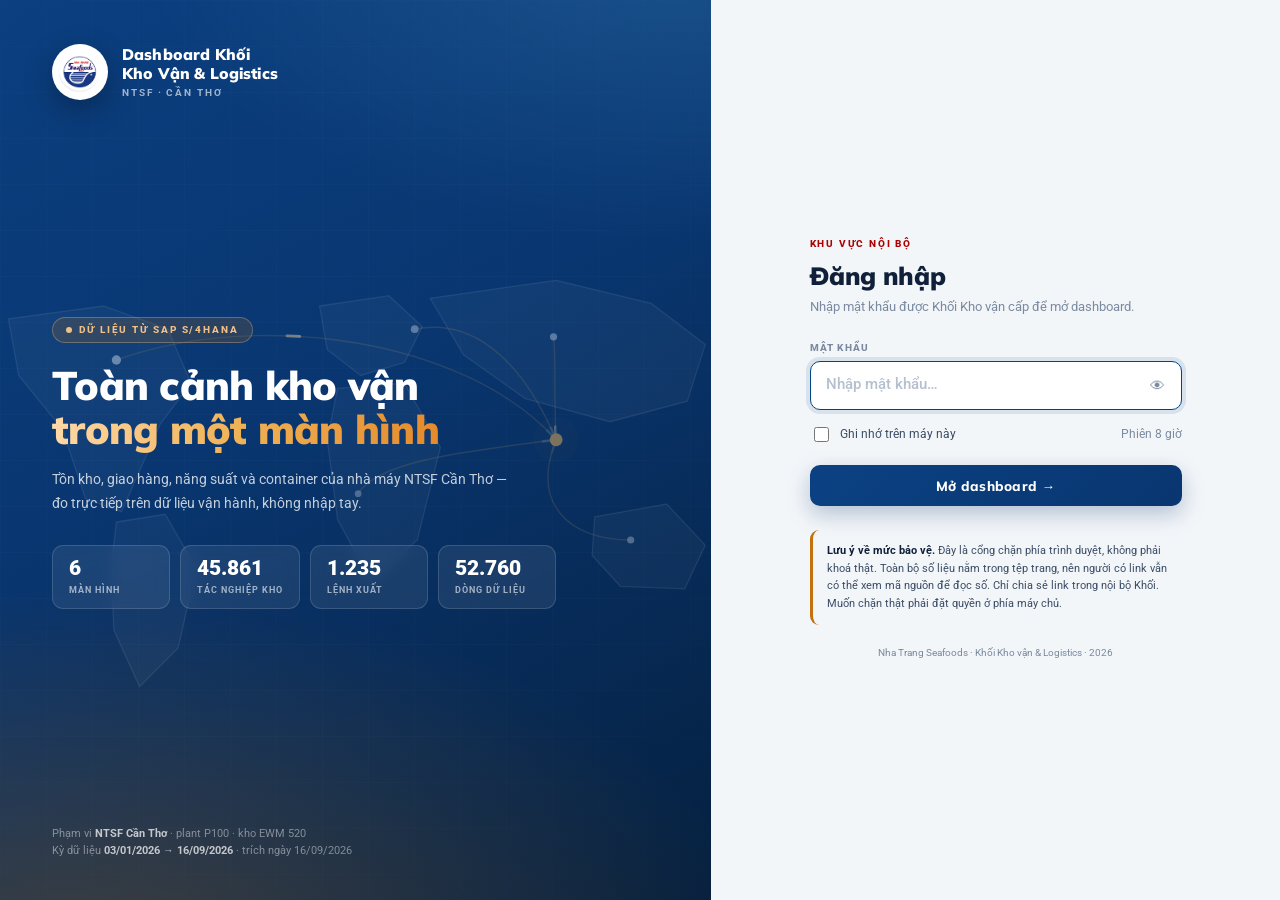
<file: chien-luoc.html>
<!doctype html>
<html lang="vi">
<head>
<meta charset="utf-8">
<meta name="viewport" content="width=device-width, initial-scale=1, viewport-fit=cover">
<script data-src="auth.js">
/* ═══════════════════════════════════════════════════════
   Dashboard Khối Kho Vận & Logistics — cổng đăng nhập
   ───────────────────────────────────────────────────────
   LƯU Ý QUAN TRỌNG VỀ MỨC BẢO VỆ:
   Đây là CỔNG CHẶN phía trình duyệt, KHÔNG PHẢI KHOÁ THẬT.
   Toàn bộ số liệu nằm ngay trong tệp HTML. Người có link
   vẫn có thể xem mã nguồn trang để đọc số mà không cần
   đăng nhập. Muốn bảo vệ thật thì phải chặn ở phía máy chủ
   (SharePoint, IIS, Nginx...) hoặc mã hoá nội dung trang.
   Mật khẩu ở đây lưu dạng BĂM (SHA-256, 5.000 vòng, có muối)
   nên không đọc ngược ra được, nhưng cổng vẫn vượt qua được.

   ĐỔI MẬT KHẨU: xem hướng dẫn trong tệp DOI-MAT-KHAU.md
   ═══════════════════════════════════════════════════════ */
/* ── Khôi phục giao diện sáng/tối đã chọn ──────────────
   Đặt ở ĐÂY chứ không ở app.js là có lý do: auth.js là script đồng bộ
   đầu tiên trong <head>, chạy trước khi trang vẽ lần đầu. app.js dùng
   defer nên chạy sau khi trang đã vẽ — để ở đó thì mỗi lần chuyển trang
   sẽ loé trắng một nhịp rồi mới chuyển sang nền tối. */
(function () {
  try {
    var t = localStorage.getItem('ntsf_theme');
    if (t === 'dark' || t === 'light') document.documentElement.setAttribute('data-theme', t);
  } catch (e) { /* trình duyệt chặn bộ nhớ cục bộ thì bỏ qua, dùng mặc định */ }
})();

(function (root) {
  'use strict';

  /* ── Cấu hình ─────────────────────────────────────── */
  var SALT   = 'NTSF-KVL-2026::';
  var ROUNDS = 5000;
  var HASH   = 'af64b8c47783a4b4afd4b6db3922e9144b041d3426dc27fad94410a9715a2b6f';
  var KEY    = 'ntsf_kvl_session';
  var TTL_H  = 8;      // phiên hết hạn sau 8 giờ
  var LOGIN  = 'login.html';

  /* ── SHA-256 thuần JavaScript ─────────────────────────
     Không dùng crypto.subtle vì hàm đó không chạy khi mở
     trang bằng file:// (nháy đúp tệp trên ổ đĩa).        */
  var K = [
    0x428a2f98,0x71374491,0xb5c0fbcf,0xe9b5dba5,0x3956c25b,0x59f111f1,0x923f82a4,0xab1c5ed5,
    0xd807aa98,0x12835b01,0x243185be,0x550c7dc3,0x72be5d74,0x80deb1fe,0x9bdc06a7,0xc19bf174,
    0xe49b69c1,0xefbe4786,0x0fc19dc6,0x240ca1cc,0x2de92c6f,0x4a7484aa,0x5cb0a9dc,0x76f988da,
    0x983e5152,0xa831c66d,0xb00327c8,0xbf597fc7,0xc6e00bf3,0xd5a79147,0x06ca6351,0x14292967,
    0x27b70a85,0x2e1b2138,0x4d2c6dfc,0x53380d13,0x650a7354,0x766a0abb,0x81c2c92e,0x92722c85,
    0xa2bfe8a1,0xa81a664b,0xc24b8b70,0xc76c51a3,0xd192e819,0xd6990624,0xf40e3585,0x106aa070,
    0x19a4c116,0x1e376c08,0x2748774c,0x34b0bcb5,0x391c0cb3,0x4ed8aa4a,0x5b9cca4f,0x682e6ff3,
    0x748f82ee,0x78a5636f,0x84c87814,0x8cc70208,0x90befffa,0xa4506ceb,0xbef9a3f7,0xc67178f2
  ];

  function rotr(x, n) { return (x >>> n) | (x << (32 - n)); }

  function toUtf8(s) {
    var out = '', i, c;
    for (i = 0; i < s.length; i++) {
      c = s.charCodeAt(i);
      if (c < 0x80) out += String.fromCharCode(c);
      else if (c < 0x800) out += String.fromCharCode(0xC0 | (c >> 6), 0x80 | (c & 63));
      else out += String.fromCharCode(0xE0 | (c >> 12), 0x80 | ((c >> 6) & 63), 0x80 | (c & 63));
    }
    return out;
  }

  function sha256(msg) {
    var m = toUtf8(msg), bits = m.length * 8, i, j;
    m += '\x80';
    while (m.length % 64 !== 56) m += '\x00';

    var nw = m.length / 4, words = new Array(nw + 2);
    for (i = 0; i < nw; i++) words[i] = 0;
    for (i = 0; i < m.length; i++) words[i >> 2] |= m.charCodeAt(i) << (24 - (i % 4) * 8);
    words[nw]     = Math.floor(bits / 4294967296);
    words[nw + 1] = bits >>> 0;

    var H = [0x6a09e667,0xbb67ae85,0x3c6ef372,0xa54ff53a,0x510e527f,0x9b05688c,0x1f83d9ab,0x5be0cd19];
    var w = new Array(64), a, b, c, d, e, f, g, h, s0, s1, ch, mj, t1, t2;

    for (j = 0; j < words.length; j += 16) {
      for (i = 0; i < 16; i++) w[i] = words[j + i] | 0;
      for (i = 16; i < 64; i++) {
        s0 = rotr(w[i-15], 7) ^ rotr(w[i-15], 18) ^ (w[i-15] >>> 3);
        s1 = rotr(w[i-2], 17) ^ rotr(w[i-2], 19) ^ (w[i-2] >>> 10);
        w[i] = (w[i-16] + s0 + w[i-7] + s1) | 0;
      }
      a = H[0]; b = H[1]; c = H[2]; d = H[3]; e = H[4]; f = H[5]; g = H[6]; h = H[7];
      for (i = 0; i < 64; i++) {
        s1 = rotr(e, 6) ^ rotr(e, 11) ^ rotr(e, 25);
        ch = (e & f) ^ (~e & g);
        t1 = (h + s1 + ch + K[i] + w[i]) | 0;
        s0 = rotr(a, 2) ^ rotr(a, 13) ^ rotr(a, 22);
        mj = (a & b) ^ (a & c) ^ (b & c);
        t2 = (s0 + mj) | 0;
        h = g; g = f; f = e; e = (d + t1) | 0; d = c; c = b; b = a; a = (t1 + t2) | 0;
      }
      H[0] = (H[0]+a)|0; H[1] = (H[1]+b)|0; H[2] = (H[2]+c)|0; H[3] = (H[3]+d)|0;
      H[4] = (H[4]+e)|0; H[5] = (H[5]+f)|0; H[6] = (H[6]+g)|0; H[7] = (H[7]+h)|0;
    }
    var out = '';
    for (i = 0; i < 8; i++) out += ('00000000' + (H[i] >>> 0).toString(16)).slice(-8);
    return out;
  }

  function derive(pw) {
    var x = sha256(SALT + pw);
    for (var i = 1; i < ROUNDS; i++) x = sha256(x);
    return x;
  }

  /* ── Lưu phiên ────────────────────────────────────── */
  function store(remember) {
    return remember ? root.localStorage : root.sessionStorage;
  }

  function read() {
    var raw = null;
    try { raw = root.sessionStorage.getItem(KEY) || root.localStorage.getItem(KEY); } catch (e) { return null; }
    if (!raw) return null;
    try { return JSON.parse(raw); } catch (e) { return null; }
  }

  function valid() {
    var s = read();
    return !!(s && s.v === HASH && s.e > Date.now());
  }

  function grant(remember) {
    var payload = JSON.stringify({ v: HASH, e: Date.now() + TTL_H * 3600 * 1000 });
    try { store(remember).setItem(KEY, payload); } catch (e) { return false; }
    return true;
  }

  function clear() {
    try { root.sessionStorage.removeItem(KEY); root.localStorage.removeItem(KEY); } catch (e) {}
  }

  /* ── API ──────────────────────────────────────────── */
  root.NTSF_AUTH = {
    /* Kiểm tra mật khẩu. Trả về true/false. */
    check: function (pw) { return derive(String(pw || '')) === HASH; },

    /* Ghi nhận phiên đăng nhập. */
    grant: grant,

    /* Còn phiên hợp lệ hay không. */
    valid: valid,

    /* Số giờ còn lại của phiên. */
    ttl: function () {
      var s = read();
      return s && s.e > Date.now() ? (s.e - Date.now()) / 3600000 : 0;
    },

    /* Đặt ở <head> mỗi trang: chưa đăng nhập thì đá về trang đăng nhập. */
    guard: function () {
      if (valid()) return true;
      var here = root.location.pathname.split('/').pop() || 'index.html';
      root.location.replace(LOGIN + '?next=' + encodeURIComponent(here));
      return false;
    },

    /* Thoát và quay về trang đăng nhập. */
    logout: function () {
      clear();
      root.location.replace(LOGIN);
    },

    /* Dùng khi cần tính lại mã băm cho mật khẩu mới. */
    derive: derive
  };
})(window);

</script>
<script>NTSF_AUTH.guard();</script>
<title>Chiến lược · Kho vận NTSF</title>
<link rel="preconnect" href="https://fonts.googleapis.com">
<link rel="preconnect" href="https://fonts.gstatic.com" crossorigin>
<link rel="stylesheet" href="https://fonts.googleapis.com/css2?family=Mulish:wght@400;600;700;800;900&family=Roboto:wght@400;500;700&display=swap">
<style data-src="styles.css">
:root{
  /* ——— Nhận diện Nha Trang Seafoods ——— */
  --navy:#093670; --navy-2:#0c4386; --blue:#004684;
  --c1:#004684; --c2:#2E6FA6; --c3:#7FA8C8; --c4:#0B2B4A; --c5:#C2710C;
  --amber:#C2710C; --amber-soft:#E9A13B; --amber-bg:#FDF6EC; --amber-line:#E8CFA6;
  --brand-red:#AB0101;
  /* ——— Trạng thái ——— */
  --good:#1F7A45; --bad:#B42318; --warn:#B7791F;
  --good-bg:#EDF7F1; --bad-bg:#FDF1F0; --warn-bg:#FDF7EA;
  /* ——— Trung tính lệch xanh ——— */
  --ink:#10203A; --ink-2:#41506B; --ink-3:#78879E;
  --line:#DCE3EB; --line-soft:#EAEFF4;
  --bg:#F3F6F9; --surface:#FFFFFF; --surface-soft:#FAFCFD; --surface-tint:#EFF4F8;
  --on-navy:#C6D4E4; --on-navy-2:#94A9C2;
  /* ——— Hình khối ——— */
  --r-card:12px; --r-panel:8px; --r-kpi:7px; --r-ctl:6px; --r-pill:999px;
  --sh-card:0 2px 8px rgba(9,54,112,.07);
  --sh-kpi:0 1px 4px rgba(9,54,112,.06);
  --sh-float:0 24px 70px rgba(9,26,50,.32);
  --sidebar-w:256px;
}
@media (prefers-color-scheme:dark){ :root:not([data-theme="light"]){
  --navy:#07264F; --navy-2:#0a3163; --blue:#4E96D0;
  --c1:#4E96D0; --c2:#7FB3DC; --c3:#A9CBE8; --c4:#2E6FA6; --c5:#E9A13B;
  --amber:#E9A13B; --amber-bg:#2A2113; --amber-line:#5C4A26;
  --brand-red:#E06060;
  --good:#4FBE83; --bad:#F0736A; --warn:#E0B255;
  --good-bg:#12291D; --bad-bg:#2E1613; --warn-bg:#2A2313;
  --ink:#E8EEF6; --ink-2:#AFC0D4; --ink-3:#7F92A8;
  --line:#22354E; --line-soft:#1B2B40;
  --bg:#0B1522; --surface:#121E2E; --surface-soft:#162335; --surface-tint:#1A2839;
  --on-navy:#B9CBE0; --on-navy-2:#8AA1BC;
  --sh-card:0 2px 8px rgba(0,0,0,.4);
  --sh-kpi:0 1px 4px rgba(0,0,0,.3);
}}
:root[data-theme="dark"]{
  --navy:#07264F; --navy-2:#0a3163; --blue:#4E96D0;
  --c1:#4E96D0; --c2:#7FB3DC; --c3:#A9CBE8; --c4:#2E6FA6; --c5:#E9A13B;
  --amber:#E9A13B; --amber-bg:#2A2113; --amber-line:#5C4A26;
  --brand-red:#E06060;
  --good:#4FBE83; --bad:#F0736A; --warn:#E0B255;
  --good-bg:#12291D; --bad-bg:#2E1613; --warn-bg:#2A2313;
  --ink:#E8EEF6; --ink-2:#AFC0D4; --ink-3:#7F92A8;
  --line:#22354E; --line-soft:#1B2B40;
  --bg:#0B1522; --surface:#121E2E; --surface-soft:#162335; --surface-tint:#1A2839;
  --on-navy:#B9CBE0; --on-navy-2:#8AA1BC;
  --sh-card:0 2px 8px rgba(0,0,0,.4);
  --sh-kpi:0 1px 4px rgba(0,0,0,.3);
}

*{box-sizing:border-box}
html,body{margin:0;padding:0}
body{
  background:var(--bg); color:var(--ink);
  font-family:Mulish,"Segoe UI",system-ui,-apple-system,Arial,sans-serif;
  font-size:14px; line-height:1.45; -webkit-font-smoothing:antialiased;
}
.num{font-family:Roboto,Mulish,system-ui,sans-serif; font-variant-numeric:tabular-nums}

/* ═══ KHUNG ═══ */
.shell{display:flex; min-height:100vh}

/* ═══ SIDEBAR ═══ */
.side{
  width:var(--sidebar-w); flex:0 0 var(--sidebar-w); background:var(--navy);
  display:flex; flex-direction:column; position:sticky; top:0; height:100vh; overflow-y:auto;
}
.side-top{display:flex; gap:12px; align-items:center; padding:20px 16px 18px; border-bottom:1px solid rgba(255,255,255,.09)}
.side-badge{
  width:58px; height:58px; flex:0 0 58px; border-radius:var(--r-pill); background:#fff;
  display:flex; align-items:center; justify-content:center; overflow:hidden;
  box-shadow:0 2px 8px rgba(0,0,0,.25); padding:4px;
}
.side-badge img{
  display:block; width:100%; height:100%;
  max-width:100%; max-height:100%; object-fit:contain;
}
.side-name{font-size:13px; font-weight:800; color:#fff; line-height:1.3; letter-spacing:-.005em}
.side-sub{font-size:9px; font-weight:700; color:var(--on-navy); letter-spacing:.07em; margin-top:4px}
.nav{padding:10px 10px 16px; flex:1}
.nav-label{font-size:8px; font-weight:800; letter-spacing:.15em; text-transform:uppercase; color:var(--amber-soft); padding:20px 9px 9px}
.nav-label + .nav-label, .nav-label.dim{color:var(--on-navy-2)}
.nav-item{ text-decoration:none;
  display:flex; align-items:center; gap:11px; padding:11px 11px; border-radius:var(--r-ctl);
  color:var(--on-navy); font-size:12px; font-weight:600; cursor:pointer; border:0;
  background:transparent; width:100%; text-align:left; font-family:inherit;
  border-left:3px solid transparent; margin-bottom:5px; line-height:1.3;
}
.nav-item:hover{background:rgba(255,255,255,.07); color:#fff}
.nav-item[aria-current="page"]{background:rgba(255,255,255,.13); color:#fff; border-left-color:var(--brand-red)}
.nav-item:focus-visible{outline:2px solid var(--amber-soft); outline-offset:1px}
.nav-ico{width:14px; text-align:center; opacity:.85; flex:0 0 14px}
.nav-item .soon{margin-left:auto; font-size:8px; font-weight:700; color:var(--on-navy-2); letter-spacing:.04em}
.side-foot{padding:16px 16px 20px; border-top:1px solid rgba(255,255,255,.09)}
.side-foot h4{margin:0 0 9px; font-size:9px; font-weight:800; letter-spacing:.13em; color:var(--amber-soft); text-transform:uppercase}
.side-foot p{margin:0 0 6px; font-size:9.5px; color:var(--on-navy-2); line-height:1.6}
.side-foot p:last-child{margin-bottom:0}

/* ═══ MAIN ═══ */
.main{flex:1; min-width:0; display:flex; flex-direction:column}
.topbar{
  position:sticky; top:env(safe-area-inset-top,0px); z-index:30;
  background:var(--surface); border-bottom:1px solid var(--line);
  display:flex; align-items:center; gap:14px; padding:10px 20px; flex-wrap:wrap;
}
.eyebrow{font-size:9px; font-weight:800; letter-spacing:.14em; text-transform:uppercase; color:var(--brand-red)}
.topbar h1{margin:2px 0 0; font-size:23px; font-weight:800; letter-spacing:-.01em}
.topbar .grow{flex:1}
.btn{
  display:inline-flex; align-items:center; gap:6px; font-family:inherit; font-size:11px; font-weight:700;
  padding:7px 13px; border-radius:var(--r-pill); border:1px solid var(--line);
  background:var(--surface); color:var(--ink-2); cursor:pointer;
}
.btn:hover{background:var(--surface-tint); color:var(--ink)}
.btn.primary{background:var(--blue); border-color:var(--blue); color:#fff}
.btn.primary:hover{background:var(--navy); border-color:var(--navy)}
.btn:focus-visible{outline:2px solid var(--amber); outline-offset:2px}

.wrap{padding:16px 20px 40px; display:flex; flex-direction:column; gap:14px}

/* ═══ BỘ LỌC ═══ */
.filters{background:var(--surface); border:1px solid var(--line); border-radius:var(--r-panel); padding:12px 14px; box-shadow:var(--sh-kpi)}
.filters h3{margin:0 0 9px; font-size:12px; font-weight:700}
.chips{display:flex; gap:6px; flex-wrap:wrap; align-items:center}
.chip{
  font-family:inherit; font-size:11px; font-weight:700; padding:5px 11px; border-radius:var(--r-pill);
  border:1px solid var(--line); background:var(--surface); color:var(--ink-2); cursor:pointer;
}
.chip:hover{border-color:var(--c2); color:var(--ink)}
.chip[aria-pressed="true"]{background:var(--blue); border-color:var(--blue); color:#fff}
.chip:focus-visible{outline:2px solid var(--amber); outline-offset:2px}
.filter-note{margin:9px 0 0; font-size:10px; color:var(--ink-3); line-height:1.5}

/* ═══ BĂNG MỤC ═══ */
.banner{
  background:linear-gradient(100deg,var(--navy),var(--navy-2)); color:#fff;
  border-radius:var(--r-panel); padding:13px 16px;
}
.banner h2{margin:0; font-size:20px; font-weight:800; letter-spacing:-.01em}
.banner p{margin:4px 0 0; font-size:10.5px; color:var(--on-navy); line-height:1.5}

/* ═══ HERO + KPI ═══
   Hero cố định bề ngang hẹp để nhường chỗ cho lưới KPI dàn ngang — trước đây hero
   chiếm 1/3 bề rộng và bị kéo cao theo lưới, để lại một khoảng trống lớn. */
.hero-row{display:grid; grid-template-columns:minmax(186px,224px) minmax(0,1fr); gap:12px; align-items:stretch}
.hero{
  background:var(--surface); border:1px solid var(--line); border-top:3px solid var(--c5);
  border-radius:var(--r-card); padding:13px 14px; box-shadow:var(--sh-card);
  display:flex; flex-direction:column; justify-content:center; cursor:pointer; text-align:left; font-family:inherit;
}
.hero:hover{border-color:var(--c2)}
.hero:focus-visible{outline:2px solid var(--amber); outline-offset:2px}
.hero .lbl{font-size:9px; font-weight:800; letter-spacing:.11em; text-transform:uppercase; color:var(--ink-3)}
.hero .kpi-head{margin-bottom:2px}
.hero .big{font-size:38px; font-weight:900; line-height:1; letter-spacing:-.03em; margin:6px 0 2px; color:var(--ink)}
.hero .big small{font-size:15px; font-weight:800; margin-left:2px}
.hero .sub{font-size:10.5px; color:var(--ink-2); font-weight:600; line-height:1.45}
.hero .delta{margin-top:7px; font-size:10.5px; font-weight:800; line-height:1.4}
.hero .foot{margin-top:8px; padding-top:7px; border-top:1px dashed var(--line); font-size:9.5px; color:var(--ink-3); line-height:1.5}

/* Lưới KPI dàn tối đa 4 cột để giảm số hàng — hero đã thu hẹp nên còn dư bề ngang.
   Mốc ngắt tính theo bề rộng CỬA SỔ, mà vùng nội dung còn phải trừ 260px thanh bên
   và 224px thẻ hero — nên ngưỡng phải rộng hơn bề rộng thẻ mong muốn khá nhiều. */
.kpis{display:grid; grid-template-columns:repeat(5,minmax(0,1fr)); gap:9px}
@media (max-width:1560px){ .kpis{grid-template-columns:repeat(4,minmax(0,1fr))} }
@media (max-width:1360px){ .kpis{grid-template-columns:repeat(3,minmax(0,1fr))} }
@media (max-width:1040px){ .kpis{grid-template-columns:repeat(2,minmax(0,1fr))} }
@media (max-width:620px){ .kpis{grid-template-columns:minmax(0,1fr)} }
.kpi{
  background:var(--surface); border:1px solid var(--line); border-radius:var(--r-kpi);
  padding:10px 11px 9px; box-shadow:var(--sh-kpi); cursor:pointer; text-align:left;
  font-family:inherit; color:inherit; display:flex; flex-direction:column; gap:1px;
}
.kpi:hover{border-color:var(--c2)}
.kpi:focus-visible{outline:2px solid var(--amber); outline-offset:2px}
.kpi .lbl{font-size:9px; font-weight:800; letter-spacing:.09em; text-transform:uppercase; color:var(--ink-3)}
/* nhãn cho biết chỉ số thuộc bộ KPI nào.
   flex-wrap: từ 13/10/2026 nhãn mang nguyên mã chỉ tiêu ("Thay cho KPI-152",
   "KPI-150 · quy tiền") nên dài hơn nhãn cũ ("Vận hành"). Không cho xuống dòng
   thì tên chỉ tiêu bị ép còn một hai chữ mỗi dòng, thẻ cao lêu nghêu. */
.kpi-head{display:flex; align-items:center; justify-content:space-between;
  gap:6px; flex-wrap:wrap; row-gap:4px}
.tag{
  font-size:8px; font-weight:800; letter-spacing:.06em; padding:2px 6px;
  border-radius:var(--r-pill); white-space:nowrap; flex:none;
}
.tag.kpi-code{background:var(--surface-tint); color:var(--blue); border:1px solid var(--line)}
.tag.kpi-part{background:var(--warn-bg); color:var(--warn); border:1px solid var(--amber-line)}
.tag.ops{background:transparent; color:var(--ink-3); border:1px dashed var(--line)}
.kpi .val{font-size:19px; font-weight:800; line-height:1.15; letter-spacing:-.02em}
.kpi .unit{font-size:9px; font-weight:400; color:var(--ink-3); margin-left:3px}
.kpi .cmp{font-size:9px; font-weight:800; margin-top:1px}
.kpi .prev{font-size:9px; color:var(--ink-3)}
.kpi .formula{font-size:9px; color:var(--ink-3); margin-top:5px; padding-top:5px; border-top:1px dashed var(--line-soft); line-height:1.4}
.kpi .spark{margin-top:5px; height:26px}
.up{color:var(--good)} .down{color:var(--bad)} .flat{color:var(--ink-3)}

/* ═══ NHÃN CHỈ TIÊU CẠNH TIÊU ĐỀ ═══
   Hệ mã dashboard cũ (.ma-code — QL2-B07, CL1-K01, đuôi -CT) đã bỏ ngày 11/10/2026.
   Cạnh tiêu đề giờ chỉ còn nhãn .tag mang mã thư viện KPI, chèn bằng NTSF_MA.gan(). */
.card>h3>.tag, .insight>h4>.tag{ margin-left:8px; vertical-align:middle }

/* ═══ THẺ BIỂU ĐỒ ═══ */
.grid2{display:grid; grid-template-columns:repeat(auto-fit,minmax(380px,1fr)); gap:14px}
.card{background:var(--surface); border:1px solid var(--line); border-radius:var(--r-card); padding:14px 16px 12px; box-shadow:var(--sh-card)}
.card h3{margin:0; font-size:14px; font-weight:700; letter-spacing:-.005em}
.card .how{margin:5px 0 0; font-size:10px; color:var(--ink-3); line-height:1.5}
.legend{display:flex; gap:14px; flex-wrap:wrap; margin:9px 0 2px}
.legend span{display:inline-flex; align-items:center; gap:5px; font-size:10px; font-weight:600; color:var(--ink-2)}
.swatch{width:11px; height:11px; border-radius:2px; flex:0 0 11px}
.swatch.line{height:3px; border-radius:2px; width:15px; flex-basis:15px}
.swatch.dash{height:0; border-top:2px dashed var(--ink-3); width:15px; flex-basis:15px; border-radius:0}
.chart{margin-top:4px; position:relative}
.chart svg{display:block; width:100%; height:auto}
.hitbox{cursor:pointer}
.hitbox:hover{fill:rgba(0,70,132,.06)}

/* tooltip */
.tip{
  position:fixed; z-index:120; pointer-events:none; opacity:0; transition:opacity .09s;
  background:var(--surface); border:1px solid var(--line); border-radius:var(--r-ctl);
  box-shadow:0 12px 32px rgba(9,54,112,.2); padding:8px 10px; font-size:11px; min-width:130px;
}
.tip.on{opacity:1}
.tip b{display:block; font-size:11px; margin-bottom:5px; color:var(--ink)}
.tip .r{display:flex; justify-content:space-between; gap:14px; margin-top:2px; color:var(--ink-2)}
.tip .r i{font-style:normal; font-weight:700; color:var(--ink)}

/* ═══ BẢNG ═══ */
.tbl-wrap{overflow-x:auto; margin-top:10px}
table{border-collapse:collapse; width:100%; font-size:11px; min-width:520px}
thead th{
  background:var(--navy); color:#fff; font-size:9px; font-weight:800; letter-spacing:.07em;
  text-transform:uppercase; padding:8px 10px; text-align:left; white-space:nowrap;
}
thead th.r{text-align:right}
tbody td{padding:8px 10px; border-bottom:1px solid var(--line-soft); color:var(--ink-2)}
tbody td.r{text-align:right}
tbody td b{color:var(--ink); font-weight:700}
tbody tr:hover{background:var(--surface-tint)}
.dot{display:inline-block; width:8px; height:8px; border-radius:50%; margin-right:6px; vertical-align:-1px}
.pill{display:inline-flex; align-items:center; gap:5px; font-size:9.5px; font-weight:800; padding:3px 8px; border-radius:var(--r-pill)}
.pill.bad{background:var(--bad-bg); color:var(--bad)}
.pill.warn{background:var(--warn-bg); color:var(--warn)}
.pill.good{background:var(--good-bg); color:var(--good)}

/* ═══ HỘP KẾT LUẬN ═══ */
.insight{background:var(--amber-bg); border:1px solid var(--amber-line); border-left:4px solid var(--amber); border-radius:var(--r-panel); padding:12px 15px}
.insight h4{margin:0 0 6px; font-size:9.5px; font-weight:800; letter-spacing:.11em; text-transform:uppercase; color:var(--amber)}
.insight p{margin:0 0 5px; font-size:11.5px; color:var(--ink-2); line-height:1.6}
.insight p:last-child{margin-bottom:0}
.insight .formula{font-family:Roboto,monospace; font-weight:700; color:var(--ink); font-size:11.5px}
.insight .act{font-weight:800; color:var(--ink)}

/* ═══ MODAL ĐÀO SÂU ═══ */
.scrim{position:fixed; inset:0; background:rgba(9,26,50,.62); z-index:200; display:none; padding:20px; overflow-y:auto}
.scrim.on{display:block}
.modal{
  background:var(--bg); border-radius:var(--r-card); box-shadow:var(--sh-float);
  max-width:1120px; margin:0 auto; overflow:hidden;
}
.modal-head{background:var(--surface); padding:15px 20px 13px; border-bottom:1px solid var(--line); display:flex; align-items:flex-start; gap:14px}
.modal-head h2{margin:2px 0 0; font-size:23px; font-weight:800; letter-spacing:-.015em}
.modal-head h2 span{font-size:14px; font-weight:600; color:var(--ink-3); margin-left:7px}
.modal-body{padding:14px 20px 22px; display:flex; flex-direction:column; gap:13px}
.attrs{display:grid; grid-template-columns:repeat(auto-fit,minmax(118px,1fr)); gap:0; background:var(--surface); border:1px solid var(--line); border-radius:var(--r-panel); overflow:hidden}
.attr{padding:10px 13px; border-right:1px solid var(--line-soft)}
.attr:last-child{border-right:0}
.attr .k{font-size:8.5px; font-weight:800; letter-spacing:.09em; text-transform:uppercase; color:var(--ink-3)}
.attr .v{font-size:13px; font-weight:800; margin-top:3px; color:var(--ink)}
.attr .v small{font-size:9.5px; font-weight:600; color:var(--ink-3)}
.close{background:transparent; border:0; font-size:22px; line-height:1; color:var(--ink-3); cursor:pointer; padding:3px 7px; border-radius:var(--r-ctl); font-family:inherit}
.close:hover{background:var(--surface-tint); color:var(--ink)}
.close:focus-visible{outline:2px solid var(--amber); outline-offset:2px}

/* Dưới ngưỡng này lưới KPI chỉ còn 2 cột — để hero đứng cột hẹp bên cạnh sẽ bị kéo
   cao lêu nghêu, nên cho hero trải hết bề ngang thành một dải ngắn phía trên. */
@media (max-width:1040px){ .hero-row{grid-template-columns:minmax(0,1fr)} }
@media (max-width:960px){
  .side{position:fixed; left:-260px; transition:left .2s; z-index:60}
  .side.open{left:0}
  .main{width:100%}
  .menu-btn{display:inline-flex !important}
}
.menu-btn{display:none}
@media (max-width:430px){
  .wrap{padding:12px 16px 32px}
  .topbar{padding:10px 16px}
  .hero .big{font-size:42px}
}
@media (prefers-reduced-motion:reduce){*{transition:none !important; animation:none !important}}
.nav-item[aria-disabled="true"]{opacity:.62; cursor:default}
.nav-item[aria-disabled="true"]:hover{background:transparent; color:var(--on-navy)}

/* ═══ GHI CHÚ TẠI CHỖ ═══ */
.note-pin{margin-left:8px;border:0;background:transparent;color:var(--ink-3);cursor:pointer;
  font-size:13px;line-height:1;padding:2px 5px;border-radius:5px;opacity:.45;transition:opacity .15s,background .15s}
.note-pin:hover{opacity:1;background:var(--surface-tint);color:var(--blue)}
.card:hover .note-pin,.insight:hover .note-pin,.banner:hover .note-pin{opacity:.8}
.banner .note-pin{color:rgba(255,255,255,.75)}
.banner .note-pin:hover{background:rgba(255,255,255,.16);color:#fff}

.note-fab{position:fixed;right:20px;bottom:20px;z-index:60;width:50px;height:50px;border:0;cursor:pointer;
  border-radius:var(--r-pill);background:linear-gradient(135deg,#0B4183,#093670);color:#fff;font-size:20px;
  box-shadow:0 8px 24px rgba(9,54,112,.34);transition:transform .15s,box-shadow .15s}
.note-fab:hover{transform:translateY(-2px);box-shadow:0 12px 30px rgba(9,54,112,.42)}
.note-count{position:absolute;top:-4px;right:-4px;min-width:20px;height:20px;border-radius:var(--r-pill);
  background:var(--brand-red);color:#fff;font:800 11px/20px Roboto,sans-serif;padding:0 5px}
.note-count:empty{display:none}

/* Man mo phia sau, de khung ghi chu khong chim vao bieu do */
.note-veil{position:fixed;inset:0;z-index:59;background:rgba(9,26,50,.34);
  backdrop-filter:blur(2px);-webkit-backdrop-filter:blur(2px);display:none}
.note-veil.on{display:block}
.note-panel{position:fixed;right:20px;bottom:82px;z-index:61;width:min(380px,calc(100vw - 40px));
  max-height:min(640px,calc(100vh - 120px));overflow:auto;
  background:var(--surface);border:1px solid var(--line);
  border-radius:var(--r-card);box-shadow:var(--sh-float);padding:14px 16px 16px;display:none}
.note-panel.on{display:block}
/* Man hinh hep: khung an ra gan full be rong, day len tren nut tron */
@media (max-width:560px){
  .note-panel{right:10px;left:10px;width:auto;bottom:76px;max-height:calc(100vh - 100px)}
  .note-fab{right:14px;bottom:14px}
}
.note-head{display:flex;align-items:center;justify-content:space-between;margin-bottom:10px}
.note-head b{font:800 14px/1.3 Mulish,sans-serif;color:var(--ink)}
.note-x{border:0;background:transparent;color:var(--ink-3);cursor:pointer;font-size:15px;padding:3px 6px;border-radius:6px}
.note-x:hover{background:var(--surface-tint);color:var(--ink)}
.note-lb{display:block;font:800 9px/1 Roboto,sans-serif;letter-spacing:.13em;text-transform:uppercase;
  color:var(--ink-3);margin:10px 0 5px}
.note-at{background:var(--surface-tint);border-left:3px solid var(--c5);border-radius:6px;padding:7px 10px;
  font:600 11.5px/1.45 Roboto,sans-serif;color:var(--ink-2)}
.note-panel select,.note-panel textarea{width:100%;border:1.5px solid var(--line);border-radius:8px;
  padding:8px 10px;font:400 12.5px/1.5 Roboto,sans-serif;color:var(--ink);background:var(--bg);outline:none;resize:vertical}
.note-panel select:focus,.note-panel textarea:focus{border-color:var(--blue);background:var(--surface)}
.note-save{width:100%;margin-top:10px;padding:10px;border:0;border-radius:8px;cursor:pointer;
  background:linear-gradient(135deg,#0B4183,#093670);color:#fff;font:800 12.5px/1 Mulish,sans-serif}
.note-save:hover{filter:brightness(1.08)}
.note-msg{margin:8px 0 0;font:600 11px/1.4 Roboto,sans-serif;min-height:14px}
.note-msg.ok{color:var(--good)} .note-msg.bad{color:var(--bad)}
.note-list-head{display:flex;align-items:center;justify-content:space-between;margin:16px 0 8px;
  padding-top:12px;border-top:1px solid var(--line)}
.note-list-head b{font:800 12px/1 Mulish,sans-serif;color:var(--ink)}
.note-mini{border:1px solid var(--line);background:var(--surface);color:var(--ink-2);cursor:pointer;
  font:700 10px/1 Roboto,sans-serif;padding:5px 8px;border-radius:var(--r-pill);margin-left:5px}
.note-mini:hover{background:var(--surface-tint);color:var(--ink)}
.note-item{background:var(--surface-tint);border-radius:8px;padding:9px 11px;margin-bottom:7px}
.note-item-top{display:flex;align-items:center;gap:7px;margin-bottom:4px}
.note-tag{font:800 9px/1 Roboto,sans-serif;letter-spacing:.06em;text-transform:uppercase;
  background:rgba(0,70,132,.12);color:var(--blue);padding:3px 6px;border-radius:var(--r-pill)}
.note-when{font:400 9.5px/1 Roboto,sans-serif;color:var(--ink-3)}
.note-del{margin-left:auto;border:0;background:transparent;color:var(--ink-3);cursor:pointer;font-size:11px;padding:2px 5px;border-radius:5px}
.note-del:hover{background:rgba(180,35,24,.12);color:var(--bad)}
.note-where{font:700 10px/1.35 Roboto,sans-serif;color:var(--ink-2);margin-bottom:3px}
.note-body{font:400 11.5px/1.55 Roboto,sans-serif;color:var(--ink);white-space:pre-wrap}
.note-empty{margin:0;font:400 11.5px/1.6 Roboto,sans-serif;color:var(--ink-3)}
@media print{.note-fab,.note-panel,.note-veil,.note-pin{display:none !important}}
/* ══ THANH LỌC PHẠM VI ═══════════════════════════════════════════
   Một hàng nút nhanh + một hàng ô chọn. Thay cho cây phân cấp cũ vì
   quá nhiều bước bấm mới tới được kỳ cần xem. */
.pv{display:flex;flex-direction:column;gap:10px}
.pv-top{display:flex;align-items:center;gap:10px;flex-wrap:wrap}
.pv-tog{border:0;background:transparent;cursor:pointer;padding:0;display:flex;align-items:center;gap:6px;
  font:800 14px/1.3 Mulish,sans-serif;color:var(--ink)}
.pv-mui{color:var(--ink-3);font-size:11px}
.pv-badge{background:var(--surface-tint);border:1px solid var(--line);border-radius:var(--r-pill);
  padding:2px 10px;font:700 10.5px/1.6 Roboto,sans-serif;color:var(--ink-2);white-space:nowrap}
.pv-grow{flex:1}
.pv-reset{color:var(--ink-3)}
.pv-body{display:grid;grid-template-columns:repeat(auto-fit,minmax(150px,1fr));gap:10px;align-items:end}
.pv-f{display:flex;flex-direction:column;gap:4px;min-width:0}
.pv-f>span{font:700 9px/1.6 Roboto,sans-serif;letter-spacing:.06em;text-transform:uppercase;color:var(--ink-3)}
.pv-f select,.pv-f input{width:100%;min-width:0;box-sizing:border-box;
  background:var(--surface);border:1px solid var(--line);border-radius:var(--r-ctl);
  padding:7px 10px;font:500 12.5px/1.3 Roboto,sans-serif;color:var(--ink);outline:none}
.pv-f select{appearance:none;-webkit-appearance:none;cursor:pointer;padding-right:26px;
  background-image:linear-gradient(45deg,transparent 50%,var(--ink-3) 50%),linear-gradient(135deg,var(--ink-3) 50%,transparent 50%);
  background-position:calc(100% - 15px) 14px,calc(100% - 10px) 14px;
  background-size:5px 5px,5px 5px;background-repeat:no-repeat}
.pv-f select:focus,.pv-f input:focus{border-color:var(--blue)}
.pv-q{grid-column:span 2}
@media(max-width:760px){.pv-q{grid-column:span 1}}
.pv-ip{position:relative;display:block}
.pv-ip i{position:absolute;left:9px;top:50%;transform:translateY(-50%);font-style:normal;color:var(--ink-3);font-size:13px}
.pv-ip input{padding-left:27px}
.rb-note{margin:0;font:400 11px/1.6 Roboto,sans-serif;color:var(--ink-2)}
.rb-note b{color:var(--ink)}
.rb-warn{background:var(--warn-bg);border-left:3px solid var(--warn);border-radius:6px;padding:7px 10px}
/* bảng so sánh hai kỳ */
.ss-wrap td.d-up{color:var(--good);font-weight:800}
.ss-wrap td.d-down{color:var(--bad);font-weight:800}
.ss-wrap td.d-flat{color:var(--ink-3)}
/* ══ KHUNG CHỜ DỮ LIỆU VÀ CÔNG TẮC DỮ LIỆU MẪU ═══════════════════
   Chỉ tiêu chưa có dữ liệu vẫn vẽ khung trục thật, hộp giữa khung nói rõ
   thiếu gì. Bật dữ liệu mẫu thì in chìm chữ lên biểu đồ để ảnh chụp màn
   hình không bị đọc nhầm thành số SAP. */
.kho-du{position:absolute;left:50%;top:46%;transform:translate(-50%,-50%);
  width:min(88%,420px);background:var(--surface);border:1px dashed var(--warn);
  border-radius:var(--r-panel);padding:10px 14px;text-align:center;box-shadow:var(--sh-kpi)}
.kho-du>b{display:block;font:800 12.5px/1.4 Mulish,sans-serif;color:var(--warn);margin-bottom:4px}
.kho-du>span{display:block;font:400 11px/1.6 Roboto,sans-serif;color:var(--ink-2)}
.kho-du>span b{color:var(--ink)}
.kho-du code{font-size:10px}
.demo-nut{margin-left:8px;border:1px solid var(--line);background:var(--surface);cursor:pointer;
  border-radius:var(--r-pill);padding:2px 11px;font:700 10px/1.7 Roboto,sans-serif;color:var(--ink-3);
  vertical-align:middle}
.demo-nut:hover{border-color:var(--ink-3)}
.demo-nut[aria-pressed="true"]{background:var(--bad);border-color:var(--bad);color:#fff}
.demo-bang{background:var(--bad-bg);border:1px solid var(--bad);border-left-width:4px;border-radius:6px;
  padding:7px 11px;margin:0 0 8px;font:400 10.5px/1.55 Roboto,sans-serif;color:var(--ink-2)}
.demo-bang b{color:var(--bad)}
/* ══ QUYẾT ĐỊNH GẮN VÀO TỪNG CHỈ SỐ ══════════════════════════════
   Sau workshop ERP 01-02/10/2026. Bỏ bảng liệt kê quyết định riêng ngày
   11/10 và bỏ nốt khối "thẻ người dùng" (.qd-the) ngày 13/10: quyết định
   phải nằm thẳng trong chỉ số, mở chỉ số ra là thấy — không khối nào ở
   cấp màn chen giữa tiêu đề và con số nữa. */
/* dòng quyết định trên mặt thẻ chỉ tiêu — thay cho dòng công thức */
.qd-dong{display:block;margin-top:6px;padding-top:6px;border-top:1px dashed var(--line);
  font:700 10.5px/1.5 Roboto,sans-serif;color:var(--blue);text-align:left}
.qd-v-chua{color:var(--bad)}
.qd-v-phan{color:var(--warn)}
/* nút mã QĐ cạnh tiêu đề biểu đồ */
.qd-ma{border:1px solid var(--blue);background:var(--surface);color:var(--blue);cursor:pointer;
  border-radius:var(--r-pill);padding:1px 9px;font:800 10px/1.7 Roboto,sans-serif;
  white-space:nowrap;vertical-align:middle;margin-left:8px}
.qd-ma:hover{background:var(--blue);color:#fff}
/* khối quyết định chèn lên đầu bảng phân tích sâu */
.qd-khoi{background:var(--surface-tint);border:1px solid var(--line);
  border-left:4px solid var(--c2);border-radius:var(--r-panel);padding:13px 16px;margin-bottom:14px}
.qd-khoi-top{display:flex;align-items:center;gap:10px;flex-wrap:wrap;margin-bottom:10px}
.qd-khoi-top b{font:800 14px/1.35 Mulish,sans-serif;color:var(--ink)}
.qd-khoi-luoi{display:grid;grid-template-columns:1.1fr 1.4fr .8fr;gap:14px}
@media(max-width:900px){.qd-khoi-luoi{grid-template-columns:1fr}}
.qd-khoi-luoi h5{margin:0 0 3px;font:800 9px/1.5 Roboto,sans-serif;letter-spacing:.06em;
  text-transform:uppercase;color:var(--ink-3)}
.qd-khoi-luoi h5 i{font-style:normal;text-transform:none;letter-spacing:0;color:var(--warn)}
.qd-khoi-luoi p{margin:0;font:400 11.5px/1.6 Roboto,sans-serif;color:var(--ink-2)}
.qd-khoi-luoi b{color:var(--ink)}
.qd-khoi-thieu{margin:10px 0 0;background:var(--warn-bg);border-left:3px solid var(--warn);
  border-radius:6px;padding:7px 10px;font:400 10.5px/1.6 Roboto,sans-serif;color:var(--ink-2)}
.qd-khoi-thieu b{color:var(--ink)}
.qd-tt{display:inline-block;font:800 9px/1.6 Roboto,sans-serif;letter-spacing:.04em;
  text-transform:uppercase;padding:2px 8px;border-radius:var(--r-pill);white-space:nowrap}
.qd-du{background:var(--good-bg);color:var(--good);border:1px solid var(--good)}
.qd-phan{background:var(--warn-bg);color:var(--warn);border:1px solid var(--amber-line)}
.qd-chua{background:var(--bad-bg);color:var(--bad);border:1px solid var(--bad)}
/* nhãn Dẫn dắt / Kết quả trên thẻ chỉ tiêu */
.tag.lead{background:var(--good-bg);color:var(--good);border:1px solid var(--good)}
.tag.lag{background:var(--surface-tint);color:var(--ink-2);border:1px solid var(--line)}
</style>
<style>
/* ── Thẻ tiền — chỉ dùng ở màn Chiến lược ── */
.money{display:grid;grid-template-columns:repeat(auto-fit,minmax(252px,1fr));gap:12px;margin-top:12px}
.kpi.tien{padding:15px 16px 14px;border-top-width:3px;border-top-style:solid}
.kpi.tien .val{font-size:29px;line-height:1.05}
.kpi.tien .val .unit{font-size:12px}
.kpi.tien .kho{font:700 22px/1.2 Mulish,sans-serif;color:var(--ink-3);letter-spacing:.02em}
.kpi.tien .cho{display:block;background:var(--warn-bg);border-left:3px solid var(--warn);border-radius:6px;
  padding:7px 9px;margin-top:8px;font:400 10.5px/1.55 Roboto,sans-serif;color:var(--ink-2);text-align:left}
.kpi.tien .cho b{color:var(--ink)}
.t-nam{border-top-color:var(--c1)}
.t-rui{border-top-color:var(--amber)}
.t-mat{border-top-color:var(--bad)}
.t-ton{border-top-color:var(--c2)}
.loai{display:flex;gap:10px;align-items:baseline;margin:16px 0 0}
.loai h4{margin:0;font:800 11px/1.4 Roboto,sans-serif;letter-spacing:.07em;text-transform:uppercase;color:var(--ink-3)}
.loai p{margin:0;font:400 11px/1.4 Roboto,sans-serif;color:var(--ink-3)}
/* Mốc bước đọc — màn Chiến lược đọc từ tổng thể xuống chi tiết theo bốn bước */
.muc{display:flex;align-items:center;gap:11px;flex-wrap:wrap;margin:24px 0 0;
  padding-bottom:8px;border-bottom:2px solid var(--line)}
.muc>span{flex:none;width:23px;height:23px;border-radius:50%;background:var(--navy);color:#fff;
  display:inline-flex;align-items:center;justify-content:center;font:800 11.5px/1 Roboto,sans-serif}
.muc h4{margin:0;font:800 15.5px/1.3 Mulish,sans-serif;color:var(--ink)}
.muc p{margin:0;flex:1;min-width:220px;font:400 11px/1.5 Roboto,sans-serif;color:var(--ink-3)}
.muc p b{color:var(--ink-2)}
/* ── Bốn quan hệ đánh đổi ── */
.dd{display:grid;grid-template-columns:repeat(2,minmax(0,1fr));gap:10px;margin-top:12px}
@media(max-width:900px){.dd{grid-template-columns:1fr}}
.dd>div{background:var(--surface-tint);border:1px solid var(--line);border-radius:var(--r-panel);padding:11px 13px}
.dd h5{margin:0 0 5px;font:800 12.5px/1.35 Mulish,sans-serif;color:var(--ink)}
.dd .ct{font:700 11px/1.5 Roboto,sans-serif;color:var(--blue);margin-bottom:5px}
.dd p{margin:0;font:400 11.5px/1.55 Roboto,sans-serif;color:var(--ink-2)}
.dd b{color:var(--ink)}
</style>
<script data-src="logo.js">
window.NTSF_LOGO = '[data-uri]';
</script>
<script data-src="app.js">
/* ═══════════════════════════════════════════════════════
   Dashboard Khối Kho Vận & Logistics — thành phần dùng chung
   Sidebar · logo · điều hướng · giao diện sáng-tối
   ═══════════════════════════════════════════════════════ */
/* ═══ KHUNG BIỂU ĐỒ DÙNG CHUNG ═══
   Mọi SVG phải vẽ theo ĐÚNG bề rộng pixel của thẻ chứa nó, tức viewBox = pixel,
   để tỷ lệ luôn là 1:1.

   Trước đây mỗi hàm vẽ tự đặt viewBox cố định — 470, 640 hoặc 900 — rồi để SVG
   kéo giãn theo bề rộng thẻ. Hậu quả: cùng một cỡ chữ 11,5 đơn vị lại hiện ra
   ~11px trong thẻ nửa màn (viewBox 640 → 612px) nhưng ~16px trong thẻ toàn màn
   (viewBox 900 → 1.271px). Nhìn vào thấy biểu đồ chỗ to chỗ nhỏ, chữ chỗ đậm
   chỗ mảnh, dù cùng một bộ mã vẽ.

   CAO  = chiều cao chuẩn của biểu đồ theo thời gian (cột, đường) — mọi màn dùng chung.
   DONG = chiều cao một dòng của biểu đồ thanh ngang.
   Vì vẽ 1:1 nên hai hằng số này là PIXEL THẬT, không còn là đơn vị co giãn. */
window.NTSF_CH = {
  CAO: 250,
  DONG: 34,
  /* Bề rộng vẽ = bề rộng trong lòng thẻ. Chặn dưới 320 để không vỡ trên điện thoại. */
  rong: function (hop) {
    var box = (typeof hop === 'string') ? document.getElementById(hop) : hop;
    if (!box) return 640;
    var w = box.clientWidth || box.getBoundingClientRect().width;
    return Math.max(320, Math.round(w));
  },
  /* Lề trái/phải của biểu đồ thanh ngang không được nuốt hết chỗ vẽ thanh:
     giữ tối thiểu 26% bề rộng cho phần thanh. */
  le: function (W, trai, phai) {
    var l = Math.min(trai, Math.round(W * 0.40));
    var r = Math.min(phai, Math.round(W * 0.34));
    if (W - l - r < W * 0.26) { var du = (W * 0.26) - (W - l - r); l -= du * 0.6; r -= du * 0.4; }
    return { l: Math.max(48, Math.round(l)), r: Math.max(40, Math.round(r)) };
  },
  /* Cắt bớt nhãn theo bề rộng lề thật, thay vì cắt cứng ở 28 ký tự */
  catNhan: function (chu, rongLe, cx) {
    var n = Math.max(8, Math.floor((rongLe - 14) / (cx || 6.1)));
    return chu.length > n ? chu.slice(0, n - 1) + '…' : chu;
  },

  /* Cho bấm vào cả khung biểu đồ để mở bảng phân tích sâu.
     Dùng cho biểu đồ chưa có chỗ bấm riêng trên từng cột hay từng thanh.
     Chỉ gắn thuộc tính data-drill — bộ xử lý click sẵn có của trang sẽ mở đúng bảng,
     nên hành vi giống hệt khi bấm vào thẻ KPI, không phát sinh đường đi thứ hai.
     ⚠️ Đừng gắn cho biểu đồ đã có click trên từng phần tử: sự kiện nổi bọt lên
     khung sẽ mở thêm một bảng nữa. */
  bamThe: function (id, khoa) {
    var box = document.getElementById(id);
    if (!box) return;
    box.setAttribute('data-drill', khoa);
    box.style.cursor = 'pointer';
    var card = box.closest('.card');
    var how = card ? card.querySelector('.how') : null;
    if (how && how.dataset.goiY !== '1') {
      how.dataset.goiY = '1';
      how.insertAdjacentHTML('beforeend', ' · <b>▸ bấm để xem phân tích sâu</b>');
    }
  },

  /* ── VÀNH KHUYÊN — CƠ CẤU 100% ──
     Quy tắc 3 của bảng Quy tắc biểu đồ: cơ cấu của MỘT tổng, từ 2 đến 5 phần, các
     phần chênh nhau đủ rõ thì vẽ vành khuyên. Quá 5 phần hoặc các phần xấp xỉ nhau
     thì quay về thanh ngang — mắt người so ĐỘ DÀI chính xác hơn so GÓC nhiều.

     Lỗ giữa luôn ghi tổng, nên người đọc không bao giờ mất mẫu số — đây chính là
     lỗi thường gặp nhất của biểu đồ tròn: thấy "75%" mà không biết 75% của bao nhiêu.

     ⚠️ KHÔNG CÓ KHỐI CHÚ GIẢI RIÊNG. Nhãn gắn thẳng quanh vành, mỗi nhãn nối về
     đúng lát của nó bằng một đường dẫn mang màu lát đó. Hai bản trước đều đặt chú
     giải thành một khối bên cạnh và đều bị trả lại (11 và 12/10/2026):
       "quá xấu, đọc vào không hiểu gì" → "làm lại các nhãn thể hiện trên biểu đồ
        luôn, không cần các thẻ ghi chú ở ngoài, và các con số phải to rõ".
     Lý do kỹ thuật đằng sau yêu cầu đó: khối chú giải tách rời bắt mắt đi hai
     chặng — nhìn ô màu, tìm lát cùng màu, rồi mới đọc số. Nhãn gắn tại chỗ bỏ hẳn
     chặng giữa. Đừng dựng lại khối chú giải.

     Nhãn tự dãn ra khi chồng nhau (`DAY_NHAN`), và bán kính vành tự co theo bề
     rộng thẻ để hai cột chữ hai bên luôn còn chỗ — thẻ nửa màn chỉ rộng ~354px.

     parts: [{ k:'tên', v:số, c:'--biến-màu', lbl:'giá trị tuyệt đối' }]
     opt:   { tong:'chuỗi giữa vòng', donVi:'nhãn nhỏ dưới tổng',
              ghiChu:'một dòng kết luận ở đáy' } */
  donut: function (id, parts, opt) {
    var box = (typeof id === 'string') ? document.getElementById(id) : id;
    if (!box) return;
    opt = opt || {};
    box.innerHTML = '';
    var tu = this;
    var NS = 'http://www.w3.org/2000/svg';
    function e(t, a) {
      var n = document.createElementNS(NS, t);
      for (var k in a) n.setAttribute(k, a[k]);
      return n;
    }
    function mau(v) { return getComputedStyle(document.documentElement).getPropertyValue(v || '--c1').trim(); }

    /* Vành phải chừa chỗ cho hai cột chữ hai bên. Bán kính tính NGƯỢC từ bề rộng
       thẻ chứ không đặt cứng, nếu không thẻ nửa màn sẽ đẩy chữ tràn ra ngoài. */
    var W = this.rong(box);
    var hep = W < 470;
    var khe = hep ? 13 : 26;                      /* vành → chữ */
    var leMin = hep ? 100 : 112;                  /* bề rộng tối thiểu cột chữ */
    var ngoaiMax = (W - 2 * khe - 2 * leMin) / 2;
    var Rng = Math.min(hep ? 76 : 134, Math.max(44, ngoaiMax));
    var R = Rng / 1.19, day = Math.max(13, R * 0.38);
    var leW = (W - 2 * Rng - 2 * khe) / 2;

    var cp = hep ? 9 : 10;                        /* cỡ chữ phụ */
    var cs = hep ? 15 : 18;                       /* cỡ chữ phần trăm */
    var DAY_NHAN = hep ? 40 : 46;                 /* chiều cao tối thiểu một nhãn */
    var chuH = opt.ghiChu ? 26 : 8;

    var tong = parts.reduce(function (s, p) { return s + (p.v || 0); }, 0) || 1;

    /* Góc bắt đầu KHÔNG phải 12 giờ. Khi một lát chiếm ba phần tư vòng — đúng
       trường hợp phân loại giá trị tồn kho — thì bắt đầu ở 12 giờ sẽ dồn hết nhãn
       nhỏ lên một góc và để trống hẳn nửa kia. Nên xoay sao cho GIỮA lát lớn nhất
       nằm ngang bên phải: nhãn lớn ra giữa phải, các nhãn nhỏ trải đều bên trái. */
    var iMax = 0;
    parts.forEach(function (p, i) { if ((p.v || 0) > (parts[iMax].v || 0)) iMax = i; });
    var tongTruoc = 0;
    for (var j = 0; j < iMax; j++) tongTruoc += parts[j].v || 0;
    var batDau = -((tongTruoc + (parts[iMax].v || 0) / 2) / (parts.reduce(function (s, p) { return s + (p.v || 0); }, 0) || 1)) * Math.PI * 2;

    /* Dựng trước danh sách nhãn để biết mỗi bên có mấy cái — chiều cao khung phải
       đủ cho bên đông nhãn nhất, nếu không nhãn bị đẩy ra ngoài khung. */
    var ds = [], a = batDau;
    parts.forEach(function (p) {
      var goc = (p.v || 0) / tong * Math.PI * 2;
      if (goc > 0) ds.push({ p: p, d0: a, goc: goc, giua: a + goc / 2 });
      a += goc;
    });
    var nP = 0, nT = 0;
    ds.forEach(function (n) {
      n.ben = Math.cos(n.giua) >= 0 ? 1 : -1;
      if (n.ben > 0) nP++; else nT++;
    });
    var H = Math.max(2 * Rng + 46, Math.max(nP, nT) * DAY_NHAN + 20) + chuH;
    var cx = W / 2, cy = (H - chuH) / 2;

    var svg = e('svg', { viewBox: '0 0 ' + W + ' ' + H, role: 'img' });

    ds.forEach(function (n) {
      /* cung gần trọn vòng vẽ hụt một chút, vì cung 360° có điểm đầu trùng điểm
         cuối nên trình duyệt vẽ ra đường rỗng */
      var buoc = Math.min(n.goc, Math.PI * 1.999);
      var x0 = cx + R * Math.cos(n.d0), y0 = cy + R * Math.sin(n.d0);
      var x1 = cx + R * Math.cos(n.d0 + buoc), y1 = cy + R * Math.sin(n.d0 + buoc);
      svg.appendChild(e('path', {
        d: 'M ' + x0 + ' ' + y0 + ' A ' + R + ' ' + R + ' 0 ' + (buoc > Math.PI ? 1 : 0) + ' 1 ' + x1 + ' ' + y1,
        fill: 'none', stroke: mau(n.p.c), 'stroke-width': day
      }));
    });

    if (opt.tong) {
      /* Chữ trong lỗ vành bị giới hạn bởi ĐƯỜNG KÍNH TRONG, không phải bề rộng thẻ.
         Nhãn đơn vị dài hơn chỗ đó thì ngắt làm hai dòng ở dấu · — cắt cụt thành
         "tỷ đồng · tổn…" là mất luôn ý nghĩa của con số ở giữa. */
      var trongD = 2 * (R - day / 2) - 8;
      var cs2 = hep ? 8.5 : 9.5;
      var dong = [];
      if (opt.donVi) {
        if (String(opt.donVi).length * cs2 * 0.49 > trongD && opt.donVi.indexOf('·') > 0) {
          dong = opt.donVi.split('·').map(function (s) { return s.trim(); });
        } else { dong = [opt.donVi]; }
      }
      var day1 = dong.length > 1 ? -4 : (dong.length ? 2 : 8);
      var t1 = e('text', { x: cx, y: cy + day1, 'text-anchor': 'middle',
        'font-size': hep ? 20 : 26, 'font-weight': 800, fill: mau('--ink'), 'font-family': 'Roboto,sans-serif' });
      t1.textContent = opt.tong; svg.appendChild(t1);
      dong.forEach(function (s, i) {
        var t2 = e('text', { x: cx, y: cy + day1 + (hep ? 13 : 16) + i * (cs2 + 2), 'text-anchor': 'middle',
          'font-size': cs2, fill: mau('--ink-3'), 'font-family': 'Roboto,sans-serif' });
        t2.textContent = tu.catNhan(s, trongD, cs2 * 0.49); svg.appendChild(t2);
      });
    }

    /* Vị trí mong muốn của mỗi nhãn là ngang với giữa lát của nó. Lát nhỏ nằm sát
       nhau thì hai nhãn chồng lên nhau, nên sau khi xếp phải dãn chúng ra theo
       DAY_NHAN rồi kéo cả cụm về trong khung. */
    [1, -1].forEach(function (ben) {
      var g = ds.filter(function (n) { return n.ben === ben; });
      g.forEach(function (n) { n.y = cy + (Rng + 8) * Math.sin(n.giua); });
      g.sort(function (x, y) { return x.y - y.y; });
      for (var i = 1; i < g.length; i++) {
        if (g[i].y - g[i - 1].y < DAY_NHAN) g[i].y = g[i - 1].y + DAY_NHAN;
      }
      if (g.length) {
        var tran = (H - chuH) - 14, duoi = g[g.length - 1].y - tran;
        if (duoi > 0) g.forEach(function (n) { n.y -= duoi; });
        var tren = 16 - g[0].y;
        if (tren > 0) g.forEach(function (n) { n.y += tren; });
      }
    });

    ds.forEach(function (n) {
      var ben = n.ben, c = mau(n.p.c);
      var xA = cx + (Rng + 2) * Math.cos(n.giua), yA = cy + (Rng + 2) * Math.sin(n.giua);
      var xB = cx + ben * (Rng + khe * 0.42);
      var xRay = cx + ben * (Rng + khe);
      svg.appendChild(e('polyline', {
        points: xA + ',' + yA + ' ' + xB + ',' + n.y + ' ' + xRay + ',' + n.y,
        fill: 'none', stroke: c, 'stroke-width': 1.6, 'stroke-linejoin': 'round'
      }));
      svg.appendChild(e('circle', { cx: xA, cy: yA, r: 2.6, fill: c }));

      var xT = xRay + ben * 6, neo = ben > 0 ? 'start' : 'end';
      var pct = (n.p.v || 0) / tong * 100;

      var l1 = e('text', { x: xT, y: n.y - 4, 'text-anchor': neo, 'font-size': cs,
        'font-weight': 800, fill: mau('--ink'), 'font-family': 'Roboto,sans-serif' });
      l1.textContent = pct.toLocaleString('vi-VN', { minimumFractionDigits: 1, maximumFractionDigits: 1 }) + '%';
      svg.appendChild(l1);

      var l2 = e('text', { x: xT, y: n.y + (hep ? 9 : 10), 'text-anchor': neo, 'font-size': cp,
        'font-weight': 700, fill: mau('--ink-2'), 'font-family': 'Roboto,sans-serif' });
      l2.textContent = tu.catNhan(n.p.k, leW - 8, cp * 0.55); svg.appendChild(l2);

      if (n.p.lbl) {
        var l3 = e('text', { x: xT, y: n.y + (hep ? 20 : 22), 'text-anchor': neo, 'font-size': cp - 0.5,
          'font-weight': 600, fill: mau('--ink-3'), 'font-family': 'Roboto,sans-serif' });
        l3.textContent = tu.catNhan(n.p.lbl, leW - 8, cp * 0.55); svg.appendChild(l3);
      }
    });

    if (opt.ghiChu) {
      var gc = e('text', { x: W / 2, y: H - 7, 'text-anchor': 'middle', 'font-size': 10.5,
        'font-weight': 700, fill: mau('--c2'), 'font-family': 'Roboto,sans-serif' });
      gc.textContent = opt.ghiChu; svg.appendChild(gc);
    }

    box.appendChild(svg);
  },

  /* Chạy SAU khi vẽ xong: kéo mọi nhãn bị tràn khỏi khung về lại bên trong.
     Chỉ xảy ra ở màn hẹp, khi nhãn giá trị dài hơn phần lề chừa sẵn. Đo bằng
     getBBox nên phải gọi lúc SVG đã nằm trong DOM, không gọi lúc đang dựng. */
  gonNhan: function () {
    document.querySelectorAll('.chart svg').forEach(function (s) {
      var vb = s.viewBox.baseVal;
      if (!vb || !vb.width) return;
      s.querySelectorAll('text').forEach(function (tx) {
        var b;
        try { b = tx.getBBox(); } catch (e) { return; }
        if (!b.width) return;
        /* nhãn dài hơn cả khung thì thu nhỏ cỡ chữ trước, rồi mới ép về mép */
        if (b.width > vb.width - 8) {
          var cu = parseFloat(tx.getAttribute('font-size')) || 11;
          tx.setAttribute('font-size', Math.max(7.5, cu * (vb.width - 8) / b.width).toFixed(1));
          try { b = tx.getBBox(); } catch (e) { return; }
        }
        if (b.x + b.width > vb.width - 2) {
          tx.setAttribute('text-anchor', 'end');
          tx.setAttribute('x', vb.width - 4);
        } else if (b.x < 0) {
          tx.setAttribute('text-anchor', 'start');
          tx.setAttribute('x', 2);
        }
      });
    });
  }
};

/* ═══ NHÃN CHỈ TIÊU TRÊN TIÊU ĐỀ ═══
   Trước ngày 11/10/2026 mỗi phần tử trên màn mang một mã riêng của dashboard —
   QL2-B07, CL1-K01, VH3-P03. ĐÃ BỎ HẲN. Lý do người dùng nêu: mã màn bắt người đọc
   nhớ hai hệ mã cho cùng một con số, mà nó không trả lời được câu hỏi duy nhất đáng
   hỏi khi nhìn một biểu đồ — "cái này là chỉ tiêu nào trong bộ KPI của công ty".

   Nay mỗi tiêu đề chỉ còn ĐÚNG MỘT nhãn, là mã trong thư viện KPI IGROUP v1.1:
     KPI-150            đo đủ theo công thức chính thức
     KPI-154 · phần     đo được một phần — phần thiếu ghi ở màn Định nghĩa chỉ số
     Hỗ trợ phân tích   biểu đồ dựng để tìm nguyên nhân, không thuộc bộ KPI

   Bảng tra là biến KPI_MAP của từng trang, khoá là id biểu đồ hoặc id bảng. Tiêu đề
   nào đã ghi sẵn nhãn trong HTML thì giữ nguyên, không chồng thêm nhãn thứ hai. */
window.NTSF_MA = {
  MAN: {
    'chien-luoc':  { ma: 'CL1', ten: 'Chiến lược',             tang: 1, href: 'chien-luoc.html' },
    'quan-ly':     { ma: 'QL2', ten: 'Quản lý',                tang: 2, href: 'index.html' },
    'van-hanh':    { ma: 'VH3', ten: 'Vận hành',               tang: 3, href: 'van-hanh.html' },
    /* Ba màn chuyên đề TQ1 · GH2 · TK2 · NS2 đã gộp vào ba màn cấp trên ngày 30/09/2026.
       Mã cũ không dùng lại cho màn khác, để tra cứu tài liệu cũ không bị nhầm. */
    'du-lieu':     { ma: 'DL0', ten: 'Tình trạng dữ liệu KPI', tang: 0, href: 'du-lieu.html' },
    'mo-hinh-du-lieu':  { ma: 'MH0', ten: 'Mô hình & dữ liệu', tang: 0, href: 'mo-hinh-du-lieu.html' },
    'dinh-nghia':  { ma: 'DN0', ten: 'Định nghĩa chỉ số',      tang: 0, href: 'dinh-nghia.html' }
  },
  TANG: { 0: 'Quản trị', 1: 'Tầng 1 — Chiến lược', 2: 'Tầng 2 — Quản lý', 3: 'Tầng 3 — Vận hành' },

  /* 23 chỉ tiêu Kho vận trong thư viện KPI IGROUP v1.1 — chỉ dùng cho chú thích
     khi rê chuột lên nhãn. Định nghĩa và công thức đầy đủ ở màn Định nghĩa chỉ số. */
  TEN: {
    'KPI-150': 'Số lượng tồn kho',
    'KPI-151': 'Mức tồn kho an toàn so với thực tế',
    'KPI-152': 'Số ngày tồn kho thành phẩm',
    'KPI-153': 'Tỷ lệ hàng chậm luân chuyển',
    'KPI-154': 'Hiệu suất sử dụng kho lạnh',
    'KPI-155': 'Số ngày tồn kho khả dụng',
    'KPI-156': 'Tỷ lệ hàng hết hạn sử dụng',
    'KPI-157': 'Trung bình thời gian nhập hàng',
    'KPI-158': 'Trung bình thời gian xuất hàng',
    'KPI-159': 'Tổng số lệnh nhập hàng',
    'KPI-160': 'Khối lượng trung bình nhập hàng',
    'KPI-161': 'Tổng số lệnh xuất hàng',
    'KPI-162': 'Khối lượng trung bình xuất hàng',
    'KPI-163': 'Tỷ lệ đơn hàng nhỏ lẻ',
    'KPI-072': 'Thời gian từ nhận đơn đến xuất hàng',
    'KPI-073': 'Giao hàng đúng hạn và đủ lượng',
    'KPI-074': 'Tỷ lệ đáp ứng đơn hàng',
    'KPI-075': 'Đơn hàng bị khoá hoặc vướng',
    'KPI-052': 'Hàng sản xuất lưu kho quá 2 tháng',
    'KPI-039': 'Tỷ lệ hàng cô lập',
    'KPI-038': 'Tỷ lệ hàng hư hỏng trong quá trình lưu kho',
    'KPI-100': 'Số ngày tồn kho toàn bộ',
    'KPI-065': 'Chi phí logistics trên mỗi kg'
  },

  maMan: function () {
    var k = document.body.dataset.page || '';
    return this.MAN[k] ? this.MAN[k].ma : '??';
  },

  /* Gắn nhãn chỉ tiêu cạnh tiêu đề. Gọi lại sau mỗi lần vẽ vì trang có thể dựng
     lại thẻ. Tiêu đề đã có sẵn một nhãn nào đó thì bỏ qua, không chồng nhãn. */
  gan: function () {
    var map = window.KPI_MAP; if (!map) return;
    var tu = this;
    Object.keys(map).forEach(function (id) {
      var e = document.getElementById(id); if (!e) return;
      var o = e.closest('article, .card, .insight'); if (!o) return;
      var h = o.querySelector('h3, h4'); if (!h) return;
      if (h.querySelector('.tag')) return;

      var ma = map[id];
      var s = document.createElement('span');
      s.className = 'tag ' + (!ma ? 'ops' : ma.indexOf('·') >= 0 ? 'kpi-part' : 'kpi-code');
      if (ma) {
        s.textContent = ma;
        var g = ma.split(' ')[0];
        s.title = (tu.TEN[g] || g) + ' · thư viện KPI IGROUP v1.1'
                + (ma.indexOf('·') >= 0 ? ' · mới đo được một phần' : '');
      } else {
        s.textContent = 'Hỗ trợ phân tích';
        s.title = 'Biểu đồ dựng để tìm nguyên nhân — không thuộc bộ KPI chính thức';
      }
      /* Thứ tự đọc: tên → chỉ tiêu nào → quyết định gì → nút ghi chú.
         Nhãn chèn trước phần tử nào đến trước trong hai nút kia. */
      var sau = h.querySelector('.qd-ma, .note-pin');
      if (sau) h.insertBefore(s, sau); else h.appendChild(s);
    });
  }
};

(function () {
  'use strict';

  var NAV = [
    { group: 'Ba cấp quyết định' },
    { id: 'chien-luoc', href: 'chien-luoc.html', ico: '◉', label: '① Chiến lược · Ban điều hành' },
    { id: 'quan-ly',    href: 'index.html',      ico: '◪', label: '② Quản lý · Giám đốc Khối' },
    { id: 'van-hanh',   href: 'van-hanh.html',   ico: '◱', label: '③ Vận hành · Trưởng phòng' },
    { group: 'Quản trị', dim: true },
    { id: 'du-lieu',    href: 'du-lieu.html',    ico: '◈', label: 'Tình trạng dữ liệu KPI' },
    { id: 'mo-hinh-du-lieu',  href: 'mo-hinh-du-lieu.html',  ico: '◫', label: 'Mô hình & dữ liệu' },
    { id: 'dinh-nghia', href: 'dinh-nghia.html', ico: '◇', label: 'Định nghĩa chỉ số' }
  ];

  var FOOT = [
    'SAP S/4HANA · plant P100 · kho EWM 520',
    '45.861 tác nghiệp · 12.149 dòng lệnh xuất',
    '03/01/2026 → 16/09/2026 · trích 16/09/2026'
  ];

  function buildSidebar() {
    var side = document.getElementById('side');
    if (!side) return;
    var page = document.body.dataset.page || 'tong-quan';

    var html = ''
      + '<div class="side-top">'
      +   '<span class="side-badge"><img id="brandLogo" alt="Nha Trang Seafoods"></span>'
      +   '<div>'
      +     '<div class="side-name">Dashboard Khối<br>Kho Vận &amp; Logistics</div>'
      +     '<div class="side-sub">NTSF · CẦN THƠ</div>'
      +   '</div>'
      + '</div><nav class="nav">';

    NAV.forEach(function (n) {
      if (n.group) {
        html += '<div class="nav-label' + (n.dim ? ' dim' : '') + '">' + n.group + '</div>';
        return;
      }
      var on = n.id === page;
      var dead = n.href === '#';
      html += '<a class="nav-item" href="' + n.href + '"'
            + (on ? ' aria-current="page"' : '')
            + (dead ? ' aria-disabled="true"' : '') + '>'
            + '<span class="nav-ico">' + n.ico + '</span>' + n.label
            + (n.tag ? '<span class="soon">' + n.tag + '</span>' : '')
            + '</a>';
    });

    html += '</nav><div class="side-foot"><h4>Nguồn dữ liệu</h4>'
          + FOOT.map(function (p) { return '<p>' + p + '</p>'; }).join('')
          + '</div>';

    side.innerHTML = html;

    var img = document.getElementById('brandLogo');
    if (img && window.NTSF_LOGO) img.src = window.NTSF_LOGO;
  }

  function wireChrome() {
    var menu = document.getElementById('menuBtn');
    var side = document.getElementById('side');
    if (menu && side) menu.addEventListener('click', function () { side.classList.toggle('open'); });

    var t = document.getElementById('themeBtn');
    if (t) t.addEventListener('click', function () {
      var cur = document.documentElement.getAttribute('data-theme');
      var next = cur === 'dark' ? 'light'
               : cur === 'light' ? 'dark'
               : (matchMedia('(prefers-color-scheme: dark)').matches ? 'light' : 'dark');
      document.documentElement.setAttribute('data-theme', next);
      /* Ghi nhớ để giữ nguyên giao diện khi chuyển sang trang khác.
         auth.js đọc lại giá trị này ngay đầu <head> của mỗi trang. */
      try { localStorage.setItem('ntsf_theme', next); } catch (e) {}
      if (typeof window.drawAll === 'function') window.drawAll();
    });
  }

  /* Nút thoát — đặt cạnh nút "Giám đốc Khối" trên thanh trên cùng.
     Chỉ hiện khi trang có cổng đăng nhập (auth.js đã nạp). */
  function wireLogout() {
    if (!window.NTSF_AUTH) return;
    var bar = document.querySelector('.topbar');
    if (!bar || bar.querySelector('.logout-btn')) return;

    var b = document.createElement('button');
    b.className = 'btn logout-btn';
    b.type = 'button';
    b.title = 'Thoát khỏi dashboard';
    b.textContent = '⇥ Thoát';
    b.addEventListener('click', function () {
      if (confirm('Thoát khỏi dashboard?')) window.NTSF_AUTH.logout();
    });

    var last = bar.querySelector('.btn.primary');
    if (last) bar.insertBefore(b, last); else bar.appendChild(b);
  }

  /* ═══════════════════════════════════════════════════════
     GHI CHÚ TẠI CHỖ
     Gắn nút ✎ vào tiêu đề mọi thẻ. Bấm vào thì mở khung nhập,
     ghi chú gắn sẵn tên màn và tên biểu đồ đang xem.
     Lưu ở localStorage, đồng thời gửi về máy chủ cục bộ để ghi
     ra thư mục ghi nhận. Chạy trên GitHub Pages thì không có
     máy chủ, ghi chú vẫn giữ trong máy và tải về được.
     ═══════════════════════════════════════════════════════ */
  var NOTE_KEY = 'ntsf_ghi_chu';
  var LOAI = ['Câu hỏi', 'Sửa số liệu', 'Thêm chỉ số', 'Góp ý giao diện', 'Việc cần làm'];

  function docGhiChu() {
    try { return JSON.parse(localStorage.getItem(NOTE_KEY)) || []; } catch (e) { return []; }
  }
  function luuGhiChu(list) {
    try { localStorage.setItem(NOTE_KEY, JSON.stringify(list)); return true; } catch (e) { return false; }
  }
  function tenMan() {
    var h = document.querySelector('.topbar h1');
    return h ? h.textContent.trim() : (document.body.dataset.page || 'Không rõ');
  }
  function guiVeMayChu(note) {
    /* Chỉ thử khi mở qua máy chủ cục bộ. Thất bại thì im lặng — ghi chú đã nằm trong máy rồi. */
    if (location.protocol !== 'http:') return Promise.resolve(false);
    return fetch('/__ghi-chu', {
      method: 'POST',
      headers: { 'Content-Type': 'application/json' },
      body: JSON.stringify(note)
    }).then(function (r) { return r.ok; }).catch(function () { return false; });
  }

  function buildNoteUi() {
    if (document.getElementById('ghiChuPanel')) return;

    var wrap = document.createElement('div');
    wrap.innerHTML =
      '<button class="note-fab" id="noteFab" type="button" title="Ghi chú">✎<span class="note-count" id="noteCount"></span></button>'
      + '<div class="note-veil" id="noteVeil"></div>'
      + '<div class="note-panel" id="ghiChuPanel" role="dialog" aria-modal="true" aria-label="Ghi chú">'
      +   '<div class="note-head"><b>Ghi chú khi xem báo cáo</b>'
      +     '<button class="note-x" id="noteClose" type="button" aria-label="Đóng">✕</button></div>'
      +   '<div class="note-form">'
      +     '<label class="note-lb">Vị trí</label>'
      +     '<div class="note-at" id="noteAt">—</div>'
      +     '<label class="note-lb" for="noteLoai">Loại</label>'
      +     '<select id="noteLoai">' + LOAI.map(function (x) { return '<option>' + x + '</option>'; }).join('') + '</select>'
      +     '<label class="note-lb" for="noteText">Nội dung</label>'
      +     '<textarea id="noteText" rows="4" placeholder="Ví dụ: biểu đồ này nên tách riêng nhóm Z401, và cho tôi xem cả số tháng trước."></textarea>'
      +     '<button class="note-save" id="noteSave" type="button">Lưu ghi chú</button>'
      +     '<p class="note-msg" id="noteMsg"></p>'
      +   '</div>'
      +   '<div class="note-list-head"><b>Đã ghi</b>'
      +     '<span><button class="note-mini" id="noteExport" type="button">⤓ Tải về (.md)</button>'
      +     '<button class="note-mini" id="noteClear" type="button">Xoá hết</button></span></div>'
      +   '<div class="note-list" id="noteList"></div>'
      + '</div>';
    while (wrap.firstChild) document.body.appendChild(wrap.firstChild);

    var panel = document.getElementById('ghiChuPanel');
    var atEl = document.getElementById('noteAt');
    var msg = document.getElementById('noteMsg');
    var viTri = 'Toàn trang';

    var veil = document.getElementById('noteVeil');
    function moPanel(muc) {
      viTri = muc || 'Toàn trang';
      atEl.textContent = tenMan() + ' › ' + viTri;
      panel.classList.add('on'); veil.classList.add('on');
      msg.textContent = '';
      document.getElementById('noteText').focus();
    }
    function dongPanel() { panel.classList.remove('on'); veil.classList.remove('on'); }
    veil.addEventListener('click', dongPanel);

    function veDanhSach() {
      var list = docGhiChu();
      document.getElementById('noteCount').textContent = list.length ? list.length : '';
      document.getElementById('noteList').innerHTML = list.length
        ? list.slice().reverse().map(function (n, i) {
            var idx = list.length - 1 - i;
            return '<div class="note-item"><div class="note-item-top">'
              + '<span class="note-tag">' + n.loai + '</span>'
              + '<span class="note-when">' + n.luc + '</span>'
              + '<button class="note-del" data-i="' + idx + '" type="button" aria-label="Xoá">✕</button></div>'
              + '<div class="note-where">' + n.man + ' › ' + n.muc + '</div>'
              + '<div class="note-body">' + n.noiDung.replace(/[<>&]/g, function (c) {
                  return { '<': '&lt;', '>': '&gt;', '&': '&amp;' }[c]; }) + '</div></div>';
          }).join('')
        : '<p class="note-empty">Chưa có ghi chú nào. Bấm nút ✎ cạnh tiêu đề bất kỳ biểu đồ nào để ghi.</p>';
    }

    /* Gắn nút ✎ vào tiêu đề các thẻ */
    function ganNut() {
      var tieuDe = document.querySelectorAll('.card > h3, .insight > h4, .banner > h2');
      Array.prototype.forEach.call(tieuDe, function (h) {
        if (h.querySelector('.note-pin')) return;
        var b = document.createElement('button');
        b.className = 'note-pin'; b.type = 'button';
        b.title = 'Ghi chú cho mục này'; b.textContent = '✎';
        b.addEventListener('click', function (e) {
          e.stopPropagation();
          /* Bỏ nhãn tag, nút quyết định và chính nút ✎ ra khỏi tên vị trí, nếu không
             chuỗi sẽ dính thêm chữ như "Toàn kỳ" hay "KPI-154". */
          var c = h.cloneNode(true);
          Array.prototype.forEach.call(c.querySelectorAll('.tag, .note-pin, .qd-ma'), function (x) { x.remove(); });
          /* Ghi theo TÊN mục chứ không theo mã màn — mã màn đã bỏ ngày 11/10/2026,
             người nhận ghi chú không còn chỗ nào để tra nó nữa. */
          moPanel(c.textContent.replace('✎', '').replace(/\s+/g, ' ').trim());
        });
        h.appendChild(b);
      });
    }
    /* Gắn nhãn chỉ tiêu một lần khi trang dựng xong; màn có biểu đồ sẽ gọi lại
       NTSF_MA.gan() sau mỗi lần vẽ. */
    try { window.NTSF_MA.gan(); } catch (e) { }
    setTimeout(function () { try { window.NTSF_MA.gan(); ganNut(); } catch (e) { } }, 300);

    ganNut();
    /* Biểu đồ vẽ lại không đụng tới tiêu đề, nhưng trang có thể dựng thẻ động */
    setTimeout(ganNut, 1200);

    /* Mã riêng cho bảng phân tích sâu (QL2-P03 và đuôi -CT) đã bỏ ngày 11/10/2026
       cùng với cả hệ mã màn — tiêu đề bảng đã nói rõ đang xem lát cắt nào. */

    document.getElementById('noteFab').addEventListener('click', function () {
      if (panel.classList.contains('on')) dongPanel(); else moPanel('Toàn trang');
    });
    document.getElementById('noteClose').addEventListener('click', dongPanel);

    document.getElementById('noteSave').addEventListener('click', function () {
      var txt = document.getElementById('noteText').value.trim();
      if (!txt) { msg.textContent = 'Chưa nhập nội dung.'; msg.className = 'note-msg bad'; return; }
      var n = {
        luc: new Date().toLocaleString('vi-VN'),
        man: tenMan(),
        muc: viTri,
        loai: document.getElementById('noteLoai').value,
        noiDung: txt,
        trang: location.pathname.split('/').pop() || 'index.html'
      };
      var list = docGhiChu(); list.push(n);
      if (!luuGhiChu(list)) {
        msg.textContent = 'Trình duyệt chặn bộ nhớ cục bộ nên không lưu được.';
        msg.className = 'note-msg bad'; return;
      }
      document.getElementById('noteText').value = '';
      veDanhSach();
      msg.textContent = 'Đã lưu trong máy.'; msg.className = 'note-msg ok';
      guiVeMayChu(n).then(function (ok) {
        if (ok) { msg.textContent = 'Đã lưu và ghi vào thư mục ghi nhận.'; msg.className = 'note-msg ok'; }
      });
    });

    document.getElementById('noteList').addEventListener('click', function (e) {
      var b = e.target.closest('.note-del'); if (!b) return;
      var list = docGhiChu(); list.splice(+b.dataset.i, 1); luuGhiChu(list); veDanhSach();
    });

    document.getElementById('noteClear').addEventListener('click', function () {
      if (!docGhiChu().length) return;
      if (confirm('Xoá toàn bộ ghi chú đang lưu trong máy?')) { luuGhiChu([]); veDanhSach(); }
    });

    document.getElementById('noteExport').addEventListener('click', function () {
      var list = docGhiChu();
      if (!list.length) { msg.textContent = 'Chưa có ghi chú nào để tải.'; msg.className = 'note-msg bad'; return; }
      var md = '# Ghi nhận từ Dashboard Kho vận & Logistics\n\n'
        + 'Xuất lúc ' + new Date().toLocaleString('vi-VN') + ' · ' + list.length + ' ghi chú\n\n';
      list.forEach(function (n, i) {
        md += '## ' + (i + 1) + '. [' + n.loai + '] ' + n.man + ' › ' + n.muc + '\n\n'
           + '- Thời điểm: ' + n.luc + '\n- Trang: `' + n.trang + '`\n\n' + n.noiDung + '\n\n';
      });
      var a = document.createElement('a');
      a.href = URL.createObjectURL(new Blob([md], { type: 'text/markdown;charset=utf-8' }));
      a.download = 'ghi-nhan-dashboard-' + new Date().toISOString().slice(0, 10) + '.md';
      a.click(); URL.revokeObjectURL(a.href);
    });

    document.addEventListener('keydown', function (e) {
      if (e.key === 'Escape' && panel.classList.contains('on')) dongPanel();
    });

    veDanhSach();
  }

  function start() { buildSidebar(); wireChrome(); wireLogout(); buildNoteUi(); }

  if (document.readyState === 'loading') document.addEventListener('DOMContentLoaded', start);
  else start();
})();


/* ═══════════════════════════════════════════════════════
   Bộ lọc phạm vi thời gian — dùng chung cho mọi màn
   Trang gọi NTSF_RANGE.init({ onChange: fn }) rồi vẽ lại
   theo cửa sổ thời gian nhận được.
   ═══════════════════════════════════════════════════════ */
/* ═══════════════════════════════════════════════════════
   NTSF_QD — SỔ QUYẾT ĐỊNH
   Dựng sau workshop 01–02/10/2026. Khung IIBA: một phân tích chỉ có
   giá trị khi nó thay đổi một quyết định. Vì vậy mỗi biểu đồ trên
   dashboard phải gắn được vào ít nhất một quyết định có người quyết,
   có nhịp, và có NGƯỠNG HÀNH ĐỘNG thống nhất TRƯỚC khi có kết quả.

   Nguồn nội dung: cột "Quyết định phục vụ" trong Sổ đăng ký chỉ tiêu
   (25/09/2026), đã phân sẵn cấp đọc và loại Dẫn dắt / Kết quả.

   ⚠️ Mọi ngưỡng dưới đây là ĐỀ XUẤT của Khối, chưa được duyệt.
   Duyệt xong thì đổi `duyet: false` thành `true` và ghi ngày.
   ═══════════════════════════════════════════════════════ */
window.NTSF_QD = (function () {
  'use strict';

  /* tt: 'du' = đủ dữ liệu quyết được · 'phan' = quyết được một phần
         'chua' = chưa quyết được vì thiếu dữ liệu */
  var DS = [
    /* ── ① CHIẾN LƯỢC ─────────────────────────────────────── */
    { ma:'QĐ-01', man:'chien-luoc', ten:'Có đầu tư mở rộng kho lạnh không?',
      ai:'Ban điều hành · đề xuất từ Giám đốc Khối', nhip:'Quý và năm',
      hoi:'Sức chứa hiện có còn đủ cho nhu cầu 3–5 năm tới, hay phải mở rộng?',
      kq:['KPI-154 Hiệu suất sử dụng kho lạnh'],
      dan:['KPI-150 Số lượng tồn kho','KPI-155 Số ngày tồn khả dụng'],
      nguong:'Hiệu suất kho lạnh vượt <b>90% ba tháng liên tiếp</b> → lập hồ sơ đầu tư. '
           + 'Dưới <b>60%</b> → rà lại hợp đồng thuê kho ngoài thay vì mở rộng.',
      tt:'phan',
      thieu:'Đang đo theo <b>tấn</b>, công thức chính thức đo theo thể tích hoặc pallet. '
          + '11 trên 20 kho chưa khai sức chứa trong hồ sơ layout.' },

    { ma:'QĐ-02', man:'chien-luoc', ten:'Cam kết mức phục vụ nào với từng thị trường?',
      ai:'Ban điều hành · CSO chủ trì', nhip:'Quý',
      hoi:'Thị trường nào Khối đủ sức cam kết SLA, thị trường nào chưa?',
      kq:['KPI-073 Giao đúng hạn và đủ lượng'],
      dan:['KPI-072 Thời gian từ nhận đơn đến xuất hàng','KPI-074 Tỷ lệ đáp ứng đơn hàng'],
      nguong:'Chỉ cam kết SLA cho thị trường có OTD <b>ba tháng liên tiếp ≥ mức cam kết + 5 điểm %</b>. '
           + 'Dưới mức đó thì cam kết khoảng thời gian rộng hơn, không hạ chất lượng để chạy theo con số.',
      tt:'phan',
      thieu:'Mới đo được vế <b>đúng hạn</b>, chưa có vế <b>đủ lượng</b> vì view thiếu lượng đặt. '
          + 'Chưa khách hàng nào có SLA khai trong hệ thống.' },

    { ma:'QĐ-03', man:'chien-luoc', ten:'Có chấp nhận mức vốn đang kẹt trong kho không?',
      ai:'Ban điều hành · CFO đồng duyệt', nhip:'Quý',
      hoi:'Vốn nằm trong hàng bao lâu mới quay vòng, và phần nào đang có nguy cơ thành hàng chết?',
      kq:['KPI-152 Số ngày tồn kho thành phẩm','KPI-100 Số ngày tồn kho toàn bộ'],
      dan:['KPI-153 Tỷ lệ hàng chậm luân chuyển','KPI-052 Hàng lưu kho quá 2 tháng'],
      nguong:'Vốn đọng vượt <b>10% tồn bình quân hai quý liên tiếp</b> → Ban điều hành duyệt phương án xả hàng '
           + 'kèm mức giảm giá tối đa. Không xả bằng giảm giá khi chưa có mức trần được duyệt.',
      tt:'chua',
      thieu:'<b>KPI-152 và KPI-100 để trống</b> theo quyết định 30/09/2026 — chờ giá vốn hàng bán từ Kế toán. '
          + 'Hiện chỉ quyết được bằng chỉ số dẫn dắt.' },

    { ma:'QĐ-04', man:'chien-luoc', ten:'Có đầu tư để nhìn thấy tiền đang MẤT và TỐN không?',
      ai:'Ban điều hành', nhip:'Năm · theo kỳ ngân sách',
      hoi:'Khối đang mất và tốn bao nhiêu tiền mỗi kỳ mà không nhìn thấy được?',
      kq:['Chưa có chỉ tiêu nào đo được'],
      dan:['KPI-156 Hàng hết hạn','KPI-038 Hàng hư hỏng','KPI-065 Chi phí logistics/kg'],
      nguong:'Nếu sau <b>31/12/2026</b> vẫn chưa có giá vốn hàng bán và chi phí vận hành kho theo tháng '
           + '→ đưa hai khoản này vào <b>phạm vi bắt buộc</b> của dự án ERP thay vì chờ.',
      tt:'chua',
      thieu:'Cả ba chỉ tiêu đều chưa đo được. Hai thẻ <i>Tiền đã MẤT</i> và <i>Tiền đang TỐN</i> '
          + 'trên màn Chiến lược để trống chính là bằng chứng cho quyết định này.' },

    /* ── ② QUẢN LÝ ───────────────────────────────────────── */
    { ma:'QĐ-05', man:'quan-ly', ten:'Tháng này siết nhóm hàng nào?',
      ai:'Giám đốc Khối', nhip:'Tháng',
      hoi:'Nhóm hàng nào đang giữ nhiều vốn nhất mà quay vòng chậm nhất?',
      kq:['KPI-153 Tỷ lệ hàng chậm luân chuyển'],
      dan:['KPI-052 Hàng lưu kho quá 2 tháng','Số ngày tồn theo nhóm hàng','Phân loại giá trị tồn kho'],
      nguong:'Nhóm có số ngày tồn <b>trên 90 ngày</b> hoặc giữ <b>trên 5% giá trị tồn</b> mà vòng quay <b>dưới 1</b> '
           + '→ đưa vào danh sách siết của tháng sau, có tên người theo dõi.',
      tt:'phan',
      thieu:'Mới đo được vế <b>chậm luân chuyển</b>; vế <b>cận date</b> thiếu hạn sử dụng thật của mã hàng.' },

    { ma:'QĐ-06', man:'quan-ly', ten:'Có dám nhận thêm đơn không?',
      ai:'Giám đốc Khối · cùng Kinh doanh', nhip:'Tuần',
      hoi:'Với mức tồn hiện tại, Khối còn đủ hàng để nhận thêm đơn trong bao lâu?',
      kq:['KPI-074 Tỷ lệ đáp ứng đơn hàng'],
      dan:['KPI-151 Mức tồn an toàn','KPI-155 Số ngày tồn khả dụng','KPI-150 Số lượng tồn kho'],
      nguong:'Số ngày tồn khả dụng của nhóm hàng trong đơn <b>dưới 15 ngày</b> → không nhận thêm, '
           + 'hoặc nhận kèm điều kiện thời gian giao rộng hơn.',
      tt:'chua',
      thieu:'<b>KPI-151</b> có trường nhưng giá trị bằng 0 ở toàn bộ mã — Kế hoạch chưa khai mức tồn an toàn. '
          + '<b>KPI-074</b> thiếu lượng đặt trong view.' },

    { ma:'QĐ-07', man:'quan-ly', ten:'Có thuê kho ngoài hay san tải nội bộ?',
      ai:'Giám đốc Khối', nhip:'Tháng · trước mùa cao điểm',
      hoi:'Kho nào đang quá tải, và còn chỗ trống ở kho nào để san sang?',
      kq:['KPI-154 Hiệu suất sử dụng kho lạnh — từng kho'],
      dan:['Tồn kho cuối kỳ theo tháng','Lệch tải giữa chín kho tự có'],
      nguong:'Kho nào vượt <b>100%</b> → san tải nội bộ trước. '
           + 'Chỉ thuê kho ngoài khi <b>tổng chín kho tự có vượt 90%</b> và không còn chỗ san.',
      tt:'phan',
      thieu:'Sức chứa thiết kế lấy từ <b>hồ sơ layout của Khối</b>, không lấy từ SAP — '
          + 'SAP có trường sức chứa trên ô kệ nhưng 3.444/3.445 ô bị gắn cờ rỗng.' },

    { ma:'QĐ-08', man:'quan-ly', ten:'Khách nào cần làm việc lại về mức phục vụ?',
      ai:'Giám đốc Khối · cùng Kinh doanh', nhip:'Tháng',
      hoi:'Khách nào đang nhận mức phục vụ thấp hơn hẳn mức chung, và có đáng để đàm phán lại?',
      kq:['KPI-073 Giao đúng hạn — từng khách'],
      dan:['Lệch trung vị theo khách','Phân bố mức độ trễ'],
      nguong:'Khách có OTD <b>dưới mức chung hai tháng liên tiếp</b> và sản lượng <b>trên 500 tấn mỗi kỳ</b> '
           + '→ đưa vào danh sách làm việc lại về thời gian giao.',
      tt:'phan',
      thieu:'Chưa có SLA riêng của từng khách trong hệ thống nên mốc so sánh là <b>mức chung</b>, không phải cam kết thật.' },

    { ma:'QĐ-09', man:'quan-ly', ten:'Có đổi chính sách đơn nhỏ lẻ không?',
      ai:'Giám đốc Khối · CSO quyết phần thương mại', nhip:'Quý',
      hoi:'Đơn nhỏ lẻ đang ăn mòn năng suất kho bao nhiêu, và có đáng đặt phụ phí không?',
      kq:['KPI-163 Tỷ lệ đơn hàng nhỏ lẻ'],
      dan:['KPI-162 Khối lượng trung bình mỗi lệnh xuất'],
      nguong:'⚠️ <b>Chưa chốt được ngưỡng thế nào là đơn nhỏ lẻ</b> — thư viện KPI ghi thẳng <i>"cần thống nhất"</i>. '
           + 'Đề xuất lấy <b>dưới 5 tấn một lệnh</b>; vượt 15% tổng số lệnh thì bàn phụ phí.',
      tt:'chua',
      thieu:'Dữ liệu đã đủ để tính ngay khi Khối chốt ngưỡng. Đây là <b>quyết định bị chặn bởi định nghĩa</b>, '
          + 'không phải bởi dữ liệu.' },

    /* ── ③ VẬN HÀNH ──────────────────────────────────────── */
    { ma:'QĐ-10', man:'van-hanh', ten:'Hôm nay chuyển hàng khỏi kho nào?',
      ai:'Trưởng phòng Quản lý Kho', nhip:'Ngày',
      hoi:'Kho nào đã vượt sức chứa, và chuyển sang kho nào thì còn chỗ?',
      kq:['Số kho vượt trần'],
      dan:['Mức lấp đầy từng kho','Lượng cần chuyển đi so với chỗ trống nhận được'],
      nguong:'Kho vượt <b>100%</b> → chuyển ngay trong ngày. Kho <b>80–100%</b> → ngừng nhận thêm hàng mới. '
           + 'Ưu tiên chuyển các lô cũ nhất để giải quyết cùng lúc KPI-052.',
      tt:'phan',
      thieu:'Bảng kho là <b>ảnh chụp 16/09/2026</b>, chưa nối tự động — phải đối chiếu SAP trước khi điều việc.' },

    { ma:'QĐ-11', man:'van-hanh', ten:'Lô nào đẩy trước?',
      ai:'Trưởng phòng Quản lý Kho', nhip:'Tuần',
      hoi:'Lô nào già nhất và nằm ở kho đang quá tải?',
      kq:['KPI-052 Hàng lưu kho quá 2 tháng'],
      dan:['Tuổi tồn theo dải','Số lô quá 180 ngày'],
      nguong:'Lô quá <b>180 ngày</b> → đẩy trong tháng. Lô quá <b>60 ngày</b> và nằm ở kho vượt trần → ưu tiên trước. '
           + 'Lô mang ngày chuyển số dư đầu kỳ phải xác minh với Ban dự án ERP trước khi coi là hàng tồn lâu.',
      tt:'phan',
      thieu:'Đây là <b>tuổi lô</b>, không phải hạn sử dụng — chỉ 24 trên 17.407 lô có ghi hạn dùng.' },

    { ma:'QĐ-12', man:'van-hanh', ten:'Đơn nào gỡ vướng trong ngày?',
      ai:'Trưởng phòng Điều phối Vận chuyển', nhip:'Ngày',
      hoi:'Đơn nào đang đứng im, vì lý do gì, và đơn nào thực ra đã chết cần đóng?',
      kq:['KPI-075 Đơn hàng bị khoá hoặc vướng'],
      dan:['Khối lượng và số dòng còn treo theo khách','Ngày kế hoạch cũ nhất còn treo'],
      nguong:'Đơn có ngày kế hoạch <b>quá 30 ngày</b> → phân loại <i>còn hiệu lực</i> hay <i>đơn chết cần đóng</i> '
           + 'trong tuần. Không để đơn treo quá một quý mà chưa phân loại.',
      tt:'phan',
      thieu:'Đếm được số đơn nhưng <b>chưa biết lý do khoá</b> — cần IT cấp bảng giải mã trạng thái đơn.' },

    { ma:'QĐ-13', man:'van-hanh', ten:'Bố trí người và xe ngày nào?',
      ai:'Trưởng phòng Quản lý Kho · cùng Điều phối', nhip:'Tuần',
      hoi:'Khối lượng việc rơi vào những ngày nào và giờ nào trong tuần?',
      kq:['Sản lượng xử lý bình quân mỗi ngày'],
      dan:['Nhịp tác nghiệp theo giờ','Nhịp theo thứ trong tuần','Nhịp xuất container theo thứ'],
      nguong:'Thứ có sản lượng vượt <b>1,5 lần bình quân</b> → tăng ca bốc xếp. '
           + 'Dưới <b>0,5 lần</b> → rút người sang việc khác. Đỉnh người và đỉnh xe phải trùng nhau.',
      tt:'du',
      thieu:'' }
  ];

  var NHAN_TT = { du:'Quyết được', phan:'Quyết được một phần', chua:'Chưa quyết được' };

  /* Dẫn dắt (lead) báo sớm, can thiệp được · Kết quả (lag) báo muộn, chỉ để nghiệm thu.
     Lấy từ cột "Loại" trong Sổ đăng ký chỉ tiêu 25/09/2026. */
  var LOAI = {
    'KPI-150':'lead','KPI-151':'lead','KPI-152':'lead','KPI-153':'lead','KPI-154':'lead',
    'KPI-155':'lead','KPI-100':'lead','KPI-052':'lead','KPI-039':'lead',
    'KPI-072':'lead','KPI-073':'lead','KPI-074':'lead','KPI-075':'lead',
    'KPI-156':'lag','KPI-038':'lag','KPI-157':'lag','KPI-158':'lag','KPI-159':'lag',
    'KPI-160':'lag','KPI-161':'lag','KPI-162':'lag','KPI-163':'lag','KPI-065':'lag'
  };
  var NHAN_LOAI = { lead:'Dẫn dắt', lag:'Kết quả' };

  /* Trả về thẻ nhãn Dẫn dắt / Kết quả cho một chuỗi có chứa mã KPI. */
  function nhanLoai(s) {
    var m = /KPI-\d{3}/.exec(s || ''); if (!m) return '';
    var l = LOAI[m[0]]; if (!l) return '';
    return '<span class="tag ' + l + '">' + NHAN_LOAI[l] + '</span>';
  }

  /* ⚠️ Khối "thẻ người dùng" (ai đọc · quyết định gì · nhịp xem · so với gì · đào
     sâu tới) ĐÃ BỎ ngày 13/10/2026 theo yêu cầu người dùng. Workshop 01–02/10 gọi
     đây là "thẻ người dùng dashboard", nhưng trên màn nó chỉ là năm ô chữ đứng
     chắn giữa tiêu đề và con số. Mỗi chỉ tiêu nay đã tự mang quyết định của nó
     (dòng ⟶ trên mặt thẻ và nút Quyết định cạnh biểu đồ) nên khối này thừa.
     Đừng dựng lại. Dữ liệu người đọc/nhịp xem của từng màn vẫn còn trong tài liệu. */

  function cua(man) {
    return DS.filter(function (x) { return x.man === man; });
  }
  function tim(ma) {
    for (var i = 0; i < DS.length; i++) if (DS[i].ma === ma) return DS[i];
    return null;
  }

  /* ── Dòng quyết định in ngay trên mặt thẻ chỉ tiêu ──
     Thay cho dòng công thức: nhìn thẻ là biết con số này quyết được việc gì. */
  function dong(ma) {
    var q = tim(ma); if (!q) return '';
    return '<span class="qd-dong qd-v-' + q.tt + '">⟶ ' + q.ten + '</span>';
  }

  /* ── Khối quyết định chèn lên ĐẦU bảng phân tích sâu của chính chỉ tiêu đó ── */
  function khoi(ma) {
    var q = tim(ma); if (!q) return '';
    return '<div class="qd-khoi">'
      + '<div class="qd-khoi-top"><span class="qd-tt qd-' + q.tt + '">' + NHAN_TT[q.tt] + '</span>'
      + '<b>' + q.ten + '</b></div>'
      + '<div class="qd-khoi-luoi">'
      + '<div><h5>Câu hỏi cần trả lời</h5><p>' + q.hoi + '</p></div>'
      + '<div><h5>Ngưỡng hành động <i>· đề xuất, chưa duyệt</i></h5><p>' + q.nguong + '</p></div>'
      + '<div><h5>Ai quyết · nhịp</h5><p>' + q.ai + '<br>' + q.nhip + '</p></div>'
      + '</div>'
      + (q.thieu ? '<p class="qd-khoi-thieu">⚠️ <b>Còn thiếu để quyết cho chắc:</b> ' + q.thieu + '</p>' : '')
      + '</div>';
  }
  /* ── Nút quyết định cạnh tiêu đề biểu đồ ──
     Trong HTML chỉ cần ghi data-qd="QĐ-07" lên thẻ <article class="card">.
     Nút ghi chữ "Quyết định" chứ KHÔNG ghi mã QĐ-07: mã quyết định là cách đánh
     số nội bộ, người đọc không tra ở đâu được — câu hỏi thật nằm trong chú thích
     và trong hộp mở ra khi bấm. Bỏ mã hiển thị ngày 11/10/2026. */
  function gan() {
    var ds = document.querySelectorAll('[data-qd]');
    Array.prototype.forEach.call(ds, function (el) {
      if (el.tagName === 'BUTTON') return;                 /* nút trong bảng đã có sẵn */
      var ma = el.dataset.qd, q = tim(ma); if (!q) return;
      var h = el.querySelector('h3'); if (!h) return;
      if (h.querySelector('.qd-ma')) return;
      var b = document.createElement('button');
      b.className = 'qd-ma'; b.type = 'button';
      b.dataset.qd = ma; b.title = q.ten + ' · bấm để xem câu hỏi và ngưỡng hành động';
      b.textContent = '⟶ Quyết định';
      h.appendChild(b);
    });
  }

  /* ── Bảng phân tích quyết định ── */
  var scrim = null;
  function hop() {
    if (scrim) return scrim;
    scrim = document.createElement('div');
    scrim.className = 'scrim qd-scrim';
    scrim.innerHTML =
      '<div class="modal"><div class="modal-head">'
      + '<div><div class="eyebrow" id="qdEye">—</div><h2 id="qdTitle">—</h2></div>'
      + '<div class="grow" style="flex:1"></div>'
      + '<button class="btn" onclick="window.print()">⎙ In / PDF</button>'
      + '<button class="close" id="qdClose" aria-label="Đóng">✕</button>'
      + '</div><div class="modal-body" id="qdBody"></div></div>';
    document.body.appendChild(scrim);
    scrim.addEventListener('click', function (e) {
      if (e.target === scrim || e.target.closest('#qdClose')) dongHop();
    });
    return scrim;
  }
  function dongHop() {
    if (!scrim) return;
    scrim.classList.remove('on');
    document.body.style.overflow = '';
  }
  function mo(ma) {
    var q = tim(ma); if (!q) return;
    var s = hop();
    document.getElementById('qdEye').textContent =
      'Quyết định · cấp ' + (NTSF_MA.MAN[q.man] ? NTSF_MA.MAN[q.man].ten : q.man);
    document.getElementById('qdTitle').innerHTML = q.ten;
    document.getElementById('qdBody').innerHTML = than(q);
    s.classList.add('on');
    document.body.style.overflow = 'hidden';
    var c = document.getElementById('qdClose'); if (c) c.focus();
  }

  function than(q) {
    var h = '';
    h += '<div class="attrs">'
       + at('Người quyết', q.ai)
       + at('Nhịp xem', q.nhip) + at('Trạng thái', NHAN_TT[q.tt])
       + '</div>';

    h += '<div class="card"><h3>Câu hỏi cần trả lời</h3><p class="qd-lon">' + q.hoi + '</p></div>';

    h += '<div class="card"><h3>Chỉ số đi kèm</h3>'
       + '<p class="how">Chỉ số <b>kết quả</b> cho biết đã đạt chưa nhưng đến muộn · chỉ số <b>dẫn dắt</b> '
       + 'cho phép can thiệp sớm. Workshop 02/10 gọi đây là cây chỉ số.</p>'
       + '<div class="qd-cs"><div><h5>Kết quả · lag</h5><ul>'
       + q.kq.map(function (x) { return '<li>' + x + '</li>'; }).join('')
       + '</ul></div><div><h5>Dẫn dắt · lead</h5><ul>'
       + q.dan.map(function (x) { return '<li>' + x + '</li>'; }).join('')
       + '</ul></div></div></div>';

    h += '<div class="card qd-ng"><h3>Ngưỡng hành động</h3>'
       + '<p class="how">Workshop nhấn mạnh: ngưỡng phải thống nhất <b>TRƯỚC</b> khi có kết quả, '
       + 'nếu không sẽ diễn giải theo ý muốn.</p>'
       + '<p class="qd-lon">' + q.nguong + '</p>'
       + '<p class="qd-duyet">⚠️ <b>Đây là ngưỡng do Khối đề xuất, chưa được duyệt.</b> '
       + 'Cần Giám đốc Khối chốt và ghi ngày hiệu lực trước khi dùng để ra quyết định thật.</p></div>';

    if (q.thieu) {
      h += '<div class="insight"><h4>Còn thiếu gì để quyết cho chắc</h4><p>' + q.thieu + '</p></div>';
    }
    return h;
  }
  function at(k, v) {
    return '<div class="attr"><div class="k">' + k + '</div><div class="v num">' + v + '</div></div>';
  }

  document.addEventListener('click', function (e) {
    var b = e.target.closest('[data-qd]');
    if (!b || b.tagName !== 'BUTTON') return;
    e.preventDefault(); e.stopPropagation();
    mo(b.dataset.qd);
  });
  document.addEventListener('keydown', function (e) {
    if (e.key === 'Escape' && scrim && scrim.classList.contains('on')) dongHop();
  });

  return { DS: DS, LOAI: LOAI, cua: cua, tim: tim,
           gan: gan, mo: mo,
           nhanLoai: nhanLoai, dong: dong, khoi: khoi };
})();

window.NTSF_RANGE = (function () {
  'use strict';

  /* ═══ THANH LỌC PHẠM VI ═══
     Từ tháng → Đến tháng · So sánh với · các chiều lọc do từng màn khai báo · Tìm kiếm.
     Bỏ cây phân cấp Năm→Quý→Tháng→Tuần→Ngày ngày 30/09/2026 vì quá nhiều bước bấm.
     Lựa chọn ghi vào localStorage nên ba màn dùng chung một phạm vi. */

  var BASE = new Date(2026, 0, 1);     // mốc 0 của offset ngày
  var END  = new Date(2026, 8, 16);    // ngày chốt số liệu 16/09/2026
  var HET  = 8;                        // tháng cuối có dữ liệu (0 = tháng 1)
  var THANG = ['01','02','03','04','05','06','07','08','09','10','11','12'];
  var KHOA  = 'ntsf-pham-vi-v3';

  function off(d) { return Math.round((d - BASE) / 86400000); }
  function dateOf(o) { var d = new Date(BASE); d.setDate(d.getDate() + o); return d; }
  function dd(d) { return ('0' + d.getDate()).slice(-2); }
  function mm(d) { return ('0' + (d.getMonth() + 1)).slice(-2); }
  function vn(d) { return dd(d) + '/' + mm(d) + '/' + d.getFullYear(); }
  function vnNgan(d) { return dd(d) + '/' + mm(d); }
  var END_OFF = off(END);

  function thuHai(d) {
    var k = (d.getDay() + 6) % 7;
    var r = new Date(d); r.setDate(d.getDate() - k); r.setHours(0,0,0,0);
    return r;
  }
  function dauThang(i) { var d = new Date(2026, i, 1); return d < BASE ? new Date(BASE) : d; }
  function cuoiThang(i) { var d = new Date(2026, i + 1, 0); return d > END ? new Date(END) : d; }
  function nhanThang(i) { return '2026.' + THANG[i]; }

  var PRESET = [
    { id:'1T',  nhan:'1T',      tu:function(){ return HET; } },
    { id:'3T',  nhan:'3T',      tu:function(){ return Math.max(0, HET - 2); } },
    { id:'6T',  nhan:'6T',      tu:function(){ return Math.max(0, HET - 5); } },
    { id:'ytd', nhan:'YTD 26',  tu:function(){ return 0; } }
  ];

  /* ═══ TRẠNG THÁI ═══ */
  var tu = 0, den = HET, ss = 'truoc', dim = {}, q = '';
  var DIMS = [], GOI_Y = '', cur = null, cb = null, hostEl = null, mo = true;

  function doc() {
    try {
      var s = JSON.parse(localStorage.getItem(KHOA) || 'null');
      if (!s) return;
      if (s.tu != null)  tu  = Math.min(Math.max(s.tu, 0), HET);
      if (s.den != null) den = Math.min(Math.max(s.den, 0), HET);
      if (tu > den) { var t = tu; tu = den; den = t; }
      if (s.ss) ss = s.ss;
      if (s.dim) dim = s.dim;
      if (s.q != null) q = s.q;
      if (s.mo != null) mo = !!s.mo;
    } catch (e) { /* trình duyệt chặn localStorage thì dùng mặc định */ }
  }
  function luu() {
    try { localStorage.setItem(KHOA, JSON.stringify({ tu:tu, den:den, ss:ss, dim:dim, q:q, mo:mo })); }
    catch (e) { }
  }

  function cuaSo(a, b) {
    var f = dauThang(a), t = cuoiThang(b), n = b - a + 1;
    return {
      tu:a, den:b, soThang:n,
      from:f, to:t, fromOff:off(f), toOff:off(t),
      soNgay: off(t) - off(f) + 1,
      nhan: vn(f) + ' → ' + vn(t),
      tenDay: n === 1 ? 'Tháng ' + (a + 1) : 'Tháng ' + (a + 1) + ' → Tháng ' + (b + 1),
      tron: (b < HET)           /* tháng 9 mới có 16 ngày nên kỳ chạm tháng 9 là kỳ cụt */
    };
  }

  function dungR() {
    var n = den - tu + 1;
    var w = cuaSo(tu, den);
    var truoc = null, lyDo = '';

    if (ss === 'truoc') {
      if (tu - n >= 0) truoc = cuaSo(tu - n, tu - 1);
      else if (tu > 0) { truoc = cuaSo(0, tu - 1); lyDo = 'Kỳ trước chỉ còn ' + tu + ' tháng dữ liệu, ngắn hơn kỳ đang xem.'; }
      else lyDo = 'Kỳ đang xem đã bắt đầu từ tháng 1, không có kỳ nào trước nữa.';
    } else if (ss === 'nam') {
      lyDo = 'Bản trích chỉ có từ 03/01/2026 nên chưa có cùng kỳ năm trước. '
           + 'Muốn so cùng kỳ thì phải kéo thêm dữ liệu năm 2025 từ SAP.';
    }

    var lech = truoc ? Math.abs(w.soNgay - truoc.soNgay) / Math.max(w.soNgay, truoc.soNgay) : 0;

    cur = {
      /* hợp đồng cũ — các màn đang dùng, không đổi tên */
      id:'pv', label: w.tenDay, ten: w.tenDay.toLowerCase(),
      bucket: n === 1 ? 'day' : (n <= 3 ? 'week' : 'month'),
      from: w.from, to: w.to, fromOff: w.fromOff, toOff: w.toOff,
      soNgay: w.soNgay, nhan: w.nhan, toanKy: (tu === 0 && den === HET),
      /* phần mới */
      tu: tu, den: den, soThang: n, tenDay: w.tenDay, tron: w.tron,
      soSanh: ss, truoc: truoc, lyDoSoSanh: lyDo,
      binhQuan: lech > 0.10, lechNgay: lech,
      dim: dim, q: q
    };
    return cur;
  }

  /* ═══ GIAO DIỆN ═══ */
  function opt(v, ten, chon) {
    return '<option value="' + v + '"' + (String(chon) === String(v) ? ' selected' : '') + '>' + ten + '</option>';
  }
  function huyHieu() {
    if (cur.toanKy && !q && khongLoc()) return 'Toàn bộ';
    var s = cur.soThang === 9 ? 'Toàn kỳ' : cur.tenDay;
    if (!khongLoc()) s += ' · đã lọc';
    if (q) s += ' · tìm “' + q + '”';
    return s;
  }
  function khongLoc() {
    for (var i = 0; i < DIMS.length; i++) if (dim[DIMS[i].id] && dim[DIMS[i].id] !== 'all') return false;
    return true;
  }

  function ve() {
    if (!hostEl) return;
    var h = '', i, j;

    h += '<div class="pv-top">'
       + '<button class="pv-tog" type="button" data-tog="1" aria-expanded="' + mo + '">'
       + '<span class="pv-mui">' + (mo ? '▾' : '▸') + '</span> Phạm vi phân tích</button>'
       + '<span class="pv-badge">' + huyHieu() + '</span>'
       + '<span class="pv-grow"></span><div class="chips">';
    for (i = 0; i < PRESET.length; i++) {
      var p = PRESET[i], khop = (tu === p.tu() && den === HET);
      h += '<button class="chip" type="button" data-p="' + p.id + '"'
         + (khop ? ' aria-pressed="true"' : '') + '>' + p.nhan + '</button>';
    }
    h += '</div><button class="chip pv-reset" type="button" data-reset="1">↺ Đặt lại</button></div>';

    h += '<div class="pv-body"' + (mo ? '' : ' hidden') + '>';

    h += truong('Từ tháng', '<select data-f="tu">' + dsThang(tu) + '</select>');
    h += truong('Đến tháng', '<select data-f="den">' + dsThang(den) + '</select>');
    h += truong('So sánh với',
          '<select data-f="ss">'
        + opt('none', 'Không so sánh', ss)
        + opt('truoc', 'Kỳ liền trước', ss)
        + opt('nam', 'Cùng kỳ năm trước', ss)
        + '</select>');

    for (i = 0; i < DIMS.length; i++) {
      var d = DIMS[i], o = '';
      for (j = 0; j < d.opts.length; j++) o += opt(d.opts[j][0], d.opts[j][1], dim[d.id] || 'all');
      h += truong(d.nhan, '<select data-d="' + d.id + '">' + o + '</select>');
    }

    if (GOI_Y) {
      h += '<label class="pv-f pv-q"><span>Tìm kiếm</span>'
         + '<span class="pv-ip"><i>⌕</i><input type="search" data-f="q" value="' + esc(q)
         + '" placeholder="' + esc(GOI_Y) + '" autocomplete="off"></span></label>';
    }
    h += '</div>';

    h += '<p class="rb-note' + ((!cur.tron || cur.lyDoSoSanh || cur.binhQuan) ? ' rb-warn' : '')
       + '"' + (mo ? '' : ' hidden') + '>' + chuTrangThai() + '</p>';

    hostEl.innerHTML = h;
    hostEl.className = 'pv';
  }
  function truong(nhan, dk) { return '<label class="pv-f"><span>' + nhan + '</span>' + dk + '</label>'; }
  function dsThang(chon) {
    var s = '', i;
    for (i = 0; i <= HET; i++) s += opt(i, nhanThang(i), chon);
    return s;
  }
  function esc(s) { return String(s).replace(/&/g,'&amp;').replace(/"/g,'&quot;').replace(/</g,'&lt;'); }

  function chuTrangThai() {
    var s = 'Đang xem <b>' + cur.tenDay + '</b> · ' + cur.nhan + ' · <b>' + cur.soNgay + '</b> ngày theo lịch';
    if (!cur.tron) s += ' · ⚠️ kỳ có <b>tháng 9 mới 16 ngày</b>, đừng so tổng với kỳ đủ tháng';
    s += '.';
    if (cur.truoc) {
      s += ' So với <b>' + cur.truoc.tenDay + '</b> (' + cur.truoc.soNgay + ' ngày)';
      s += cur.binhQuan
        ? ' — hai kỳ lệch <b>' + Math.round(cur.lechNgay * 100) + '%</b> số ngày nên bảng so sánh '
          + '<b>tự quy về bình quân mỗi ngày</b>.'
        : '.';
    } else if (cur.lyDoSoSanh) {
      s += ' <b>Chưa so sánh được:</b> ' + cur.lyDoSoSanh;
    }
    return s;
  }

  var hoTim = null;
  function batSuKien() {
    hostEl.addEventListener('click', function (e) {
      var b = e.target.closest('button'); if (!b) return;
      if (b.dataset.tog)        { mo = !mo; luu(); ve(); return; }
      else if (b.dataset.p)     { var p = timPreset(b.dataset.p); tu = p.tu(); den = HET; }
      else if (b.dataset.reset) { tu = 0; den = HET; ss = 'truoc'; dim = {}; q = ''; }
      else return;
      xong();
    });
    hostEl.addEventListener('change', function (e) {
      var s = e.target;
      if (s.dataset.d) { dim[s.dataset.d] = s.value; }
      else if (s.dataset.f === 'tu')  { tu = +s.value;  if (tu > den) den = tu; }
      else if (s.dataset.f === 'den') { den = +s.value; if (den < tu) tu = den; }
      else if (s.dataset.f === 'ss')  { ss = s.value; }
      else return;
      xong();
    });
    /* Ô tìm kiếm gõ tới đâu lọc tới đó, chờ 220ms cho khỏi vẽ lại liên tục */
    hostEl.addEventListener('input', function (e) {
      if (e.target.dataset.f !== 'q') return;
      q = e.target.value.trim();
      clearTimeout(hoTim);
      hoTim = setTimeout(function () {
        var oNoi = document.activeElement === e.target;
        luu(); dungR(); ve();
        if (oNoi) { var ip = hostEl.querySelector('[data-f="q"]'); if (ip) { ip.focus(); ip.setSelectionRange(q.length, q.length); } }
        if (cb) cb(cur);
      }, 220);
    });
  }
  function timPreset(id) { for (var i = 0; i < PRESET.length; i++) if (PRESET[i].id === id) return PRESET[i]; return PRESET[3]; }
  function xong() { luu(); dungR(); ve(); if (cb) cb(cur); }

  function init(opt2) {
    opt2 = opt2 || {};
    hostEl = document.getElementById(opt2.host || 'rangeChips');
    if (!hostEl) return null;
    cb = opt2.onChange || null;
    DIMS = opt2.dims || [];
    GOI_Y = opt2.timKiem || '';
    doc();
    /* đọc localStorage trước rồi mới điền mặc định, nếu không chiều lọc riêng
       của màn này sẽ bị bộ dim dùng chung của màn khác xoá mất */
    for (var i = 0; i < DIMS.length; i++) if (dim[DIMS[i].id] == null) dim[DIMS[i].id] = 'all';
    dungR(); ve(); batSuKien();
    if (cb) cb(cur);
    return cur;
  }

  /* ═══ TIỆN ÍCH CHO CÁC MÀN ═══ */
  function parse(packed) {
    return packed.split(';').map(function (s) {
      var v = s.split(',');
      return {
        o: +v[0], d: dateOf(+v[0]),
        tk: +v[1], pk: +v[2], tr: +v[3], tn: +v[4],
        ct: +v[5], cn: +v[6], oo: +v[7], ot: +v[8]
      };
    });
  }
  function loc(rows, r) {
    return rows.filter(function (x) { return x.o >= r.fromOff && x.o <= r.toOff; });
  }
  function gom(rows, r) {
    var out = [], key = {}, i, x, k, lb, sub;
    for (i = 0; i < rows.length; i++) {
      x = rows[i];
      if (r.bucket === 'day') { k = x.o; lb = vnNgan(x.d); sub = ''; }
      else if (r.bucket === 'week') {
        var h = thuHai(x.d); k = 'w' + off(h);
        lb = vnNgan(h); sub = 'tuần';
      } else { k = 'm' + x.d.getMonth(); lb = 'T' + THANG[x.d.getMonth()]; sub = ''; }
      if (!key[k]) { key[k] = { nhan: lb, phu: sub, rows: [] }; out.push(key[k]); }
      key[k].rows.push(x);
    }
    out.forEach(function (b) {
      b.tk = 0; b.pk = 0; b.tr = 0; b.tn = 0; b.ct = 0; b.cn = 0; b.oo = 0; b.ot = 0;
      b.rows.forEach(function (x) {
        b.tk += x.tk; b.pk += x.pk; b.tr += x.tr; b.tn += x.tn;
        b.ct += x.ct; b.cn += x.cn; b.oo += x.oo; b.ot += x.ot;
      });
      b.tn = Math.round(b.tn * 10) / 10;
      b.cn = Math.round(b.cn * 10) / 10;
      b.soNgayCo = b.rows.filter(function (x) { return x.tk > 0; }).length;
    });
    return out;
  }
  function thangTrongKy(r) {
    var out = [], i;
    for (i = r.tu; i <= r.den; i++) out.push(i);
    return out;
  }
  /* Khớp một chuỗi bất kỳ với ô Tìm kiếm — bỏ dấu để gõ không dấu vẫn ra */
  function khop(s) {
    if (!q) return true;
    return boDau(String(s)).indexOf(boDau(q)) >= 0;
  }
  function boDau(s) {
    return s.toLowerCase().normalize('NFD').replace(/[̀-ͯ]/g, '').replace(/đ/g, 'd');
  }

  return {
    init: init, parse: parse, loc: loc, gom: gom,
    thangTrongKy: thangTrongKy, khop: khop, boDau: boDau,
    vn: vn, vnNgan: vnNgan, THANG: THANG,
    get hienTai() { return cur; },
    DATA_END: END
  };
})();

</script>
</head>
<body data-page="chien-luoc">
<div class="shell">

  <aside class="side" id="side"></aside>

  <div class="main">
    <header class="topbar">
      <button class="btn menu-btn" id="menuBtn" aria-label="Mở menu">☰</button>
      <div>
        <div class="eyebrow">Nha Trang Seafoods · Khối Kho vận &amp; Logistics</div>
        <h1>Chiến lược</h1>
      </div>
      <div class="grow"></div>
      <button class="btn" id="themeBtn">◑ Giao diện</button>
      <button class="btn" onclick="window.print()">⎙ In / PDF</button>
      <button class="btn primary">Ban điều hành</button>
    </header>

    <div class="wrap">

      <section class="banner">
        <h2>Vốn Khối Kho vận đang giữ, đang rủi ro, đang mất và đang tốn</h2>
        <p>Toàn kỳ <b>03/01 → 16/09/2026</b> · NTSF Cần Thơ · 20 kho thuộc Khối · nhịp đọc <b>quý và năm</b> · đọc từ trên xuống theo bốn bước: <b>tiền ở đâu → chỉ tiêu để quyết → xu hướng → đánh đổi</b>.</p>
        <p style="margin:8px 0 0;font-size:10.5px;color:var(--on-navy);line-height:1.5;opacity:.9">
          <b>Mọi con số tiền trên màn này là ƯỚC TÍNH</b> — SAP trả <code>current_stock_value = 0</code> ở toàn bộ 12.626 dòng tồn. Màn này <b>cố ý không có bộ lọc thời gian</b>: thẻ tiền là ảnh chụp một thời điểm, chọn quý hay tuần cũng không đổi số. Muốn xem theo kỳ thì xuống màn <a href="index.html">Quản lý</a>.</p>
      </section>

      <!-- BƯỚC 1 — TIỀN ĐANG Ở ĐÂU -->
      <div class="muc"><span>1</span><h4>Tiền đang ở đâu</h4>
        <p>Hai thẻ đầu là <b>số dư</b> — tỷ đồng tại một thời điểm. Hai thẻ sau là <b>dòng</b> — tỷ đồng mỗi kỳ. <b>Không cộng hai nhóm với nhau</b>: khác đơn vị.</p>
      </div>
      <div class="money" id="mTien"></div>

      <article class="card" style="border-top:3px solid var(--amber)">
        <h3>Tiền RỦI RO nằm bên trong tiền đang NẰM</h3>
        <p class="how">Hai khoản này <b>không xếp cạnh nhau được</b> — cộng lại là đếm trùng · cả hai lấy chung mẫu số <b>giá trị tồn bình quân cả kỳ 233,0 tỷ</b>, không phải ảnh chụp 396,8 tỷ</p>
        <div class="chart" id="chLong"></div>
      </article>

      <!-- BƯỚC 2 — BỐN CHỈ TIÊU QUYẾT ĐỊNH -->
      <div class="muc"><span>2</span><h4>Bốn chỉ tiêu để quyết</h4>
        <p>Dòng cuối mỗi thẻ ghi rõ con số đó phục vụ quyết định nào · bấm vào thẻ để xem câu hỏi, ngưỡng hành động và chỗ còn thiếu dữ liệu.</p>
      </div>
      <section class="hero-row">
        <button class="hero" data-drill="donbay">
          <div class="kpi-head">
            <span class="lbl">Vốn giải phóng khi rút ngắn 1 ngày tồn</span>
            <span class="tag ops">KPI-150 ÷ 152 · suy ra</span>
          </div>
          <div class="big num" id="heroVal">—</div>
          <div class="sub" id="heroSub">—</div>
          <div class="delta flat" id="heroDelta">—</div>
          <div class="foot" id="heroFoot">Bấm để xem phân tích sâu.</div>
        </button>
        <div class="kpis" id="kpis"></div>
      </section>

      <!-- BƯỚC 3 — XU HƯỚNG -->
      <div class="muc"><span>3</span><h4>Xu hướng chín tháng</h4>
        <p>Ba đường dẫn tới bốn chỉ tiêu phía trên · đọc <b>chiều đi</b> của đường, đừng đọc một điểm.</p>
      </div>
      <section class="grid2">
        <article class="card">
          <h3>Vốn nằm trong kho theo tháng</h3>
          <p class="how">Đo bằng <b>tấn</b> vì SAP không có giá trị tồn theo tháng · cột đậm = Kho Thành Phẩm, cột nhạt = Kho Vật Tư · nét đứt = mức bình quân cả kỳ</p>
          <div class="legend">
            <span><i class="swatch" style="background:var(--c1)"></i>Kho Thành Phẩm</span>
            <span><i class="swatch" style="background:var(--c3)"></i>Kho Vật Tư</span>
            <span><i class="swatch dash"></i>Bình quân cả kỳ</span>
          </div>
          <div class="chart" id="chTon"></div>
        </article>

        <article class="card">
          <h3>Hiệu suất sử dụng kho lạnh theo tháng</h3>
          <p class="how">Chỉ 9 kho lạnh tự có · <b>cả ba ngưỡng của KPI-154 đều ghi thẳng trên biểu đồ</b>: dưới 60% là trả tiền điện cho chỗ không dùng, 80–90% là vùng cam kết, trên 95% là nghẽn lối lấy hàng</p>
          <div class="legend">
            <span><i class="swatch" style="background:var(--good)"></i>Trong ngưỡng 80–90%</span>
            <span><i class="swatch" style="background:var(--c2)"></i>60–80% · dưới cam kết</span>
            <span><i class="swatch" style="background:var(--warn)"></i>Dưới 60% · lãng phí</span>
            <span><i class="swatch" style="background:var(--bad)"></i>Trên 95% · nghẽn</span>
          </div>
          <div class="chart" id="chFill"></div>
        </article>
      </section>

      <article class="card">
        <h3>Giao đúng hạn theo tháng so với mốc nội bộ</h3>
        <p class="how">Chỉ tiêu chính thức <b>KPI-073</b> là <i>theo SLA từng khách hàng</i>; chưa khách nào có SLA trong hệ thống nên Khối tạm lấy <b>95%</b> làm mốc · nét đứt trên = mốc 95%, nét đứt dưới = mức toàn kỳ 15,3%</p>
        <div class="legend">
          <span><i class="swatch line" style="background:var(--c5)"></i>Đúng hạn thực tế</span>
          <span><i class="swatch" style="background:var(--good)"></i>Điểm từ 50% trở lên</span>
          <span><i class="swatch" style="background:var(--bad)"></i>Điểm dưới 20%</span>
          <span><i class="swatch dash"></i>Mốc 95% · bình quân kỳ</span>
        </div>
        <div class="chart" id="chOtd"></div>
      </article>

      <!-- BƯỚC 4 — ĐÁNH ĐỔI -->
      <div class="muc"><span>4</span><h4>Những thứ không cùng tốt lên được</h4>
        <p>Chọn đứng ở đâu trên từng trục <b>trước khi</b> giao chỉ tiêu cho bên dưới.</p>
      </div>
      <article class="card" style="border-top:3px solid var(--c5)">
        <h3>Bốn quan hệ đánh đổi</h3>
        <p class="how">Các chỉ tiêu này <b>không cùng tốt lên được</b>. Ép cả hai cùng xanh là ép người vận hành báo cáo đẹp chứ không phải làm tốt hơn. Ban điều hành cần chọn đứng ở đâu trên từng trục.</p>
        <div class="dd">
          <div>
            <h5>1 · Không thiếu hàng ⟷ Không đọng vốn</h5>
            <div class="ct">KPI-151 ↑ ⟶ KPI-152 và KPI-153 xấu đi</div>
            <p>Giữ nhiều hàng thì chắc giao được đơn, nhưng tiền nằm im. <b>Nên chọn khác nhau theo nhóm hàng</b>: hàng chạy nhanh giữ ít, hàng khách đặt gấp giữ nhiều — không đặt một mức chung cho cả danh mục.</p>
          </div>
          <div>
            <h5>2 · Tận dụng kho ⟷ Tốc độ tác nghiệp</h5>
            <div class="ct">KPI-154 ↑ trên 90% ⟶ KPI-157 và KPI-158 xấu đi</div>
            <p>Thư viện KPI ghi thẳng <b>trên 95% là nghẽn</b>. Đây là lý do ngưỡng chuẩn được viết là một <b>vùng 80–90%</b>, không phải càng cao càng tốt. Hiện Khối ở 66,9% — vấn đề ngược lại: dư chỗ ở cấp tổng nhưng lệch tải giữa các kho.</p>
          </div>
          <div>
            <h5>3 · Giữ khách ⟷ Giữ biên lợi nhuận</h5>
            <div class="ct">KPI-163 ↑ ⟶ KPI-162 ↓ ⟶ KPI-065 ↑</div>
            <p>Nhận nhiều đơn nhỏ thì giữ được khách nhưng khối lượng mỗi lệnh giảm, chi phí logistics trên mỗi kg tăng. <b>Owner của KPI-163 là CSO</b> — quyết định nhận đơn nhỏ là của Kinh doanh, hậu quả đổ lên Kho. Phải bàn chung chứ không giao chỉ tiêu riêng.</p>
          </div>
          <div>
            <h5>4 · Xả hàng chậm ⟷ Giá bán</h5>
            <div class="ct">KPI-153 ↓ bằng cách giảm giá ⟶ biên lợi nhuận ↓</div>
            <p>Hạ tỷ lệ hàng chậm luân chuyển bằng cách bán rẻ là cách nhanh nhất và cũng đắt nhất. <b>Không bao giờ đánh giá KPI-153 một mình</b> — phải đọc kèm giá bán bình quân của lô đã xả.</p>
          </div>
        </div>
      </article>

      <section class="insight">
        <h4>Ba điều Ban điều hành cần biết trước khi dùng các con số này</h4>
        <p><span class="formula" id="ktCT">—</span></p>
        <p><b>Một — quy ra tiền làm mất thông tin hành động.</b> Câu <i>"5 kho vượt trần"</i> đổi thành <i>"lãng phí 2 tỷ"</i> thì không còn biết phải xử kho nào. Vì vậy mọi thẻ tiền trên màn này đều bấm được và rơi thẳng xuống chỉ tiêu gốc.</p>
        <p><b>Hai — giả định đổi thì số nhảy dù kho không thay đổi gì.</b> Hai thẻ <i>Tiền đã MẤT</i> và <i>Tiền đang TỐN</i> hiện để trống chính vì chưa có giả định được duyệt. Khi có, giả định phải ghi ngay trên thẻ và <b>cố định trong cả năm tài chính</b>, không sửa giữa chừng.</p>
        <p><b>Ba — mọi con số tiền đều là ước tính.</b> Hệ thống để toàn bộ trường giá trị tồn bằng 0; giá trị 396,8 tỷ là lượng trong kho nhân đơn giá bình quân từng mã. Không được trình Ban điều hành mà thiếu chữ <i>ước tính</i>, và không được dùng để đối chiếu sổ sách.</p>
        <p class="act">Gợi ý hành động: ba việc, theo thứ tự tiền bị chặn nhiều nhất. Một, xin <b>Kế toán giá vốn hàng bán</b> — mở khoá cùng lúc KPI-152, KPI-100 và con số đòn bẩy phía trên. Hai, xin <b>Tài chính chi phí vốn %/năm</b> và <b>Kế toán chi phí vận hành kho theo tháng</b> — mở khoá thẻ <i>Tiền đang TỐN</i>. Ba, chốt với QM <b>quy trình ghi nhận hàng hư hỏng và hàng hủy</b> — mở khoá thẻ <i>Tiền đã MẤT</i>.</p>
      </section>

    </div>
  </div>
</div>

<div class="tip" id="tip"></div>

<div class="scrim" id="scrim" role="dialog" aria-modal="true" aria-labelledby="mTitle">
  <div class="modal">
    <div class="modal-head">
      <div><div class="eyebrow" id="mEyebrow">—</div><h2 id="mTitle">—</h2></div>
      <div class="grow" style="flex:1"></div>
      <button class="btn" onclick="window.print()">⎙ In / PDF</button>
      <button class="close" id="mClose" aria-label="Đóng">✕</button>
    </div>
    <div class="modal-body" id="mBody"></div>
  </div>
</div>

<script>
/* ═══ DỮ LIỆU THẬT — SAP S/4HANA, kho EWM 520, trích 16/09/2026, 20 kho thuộc Khối ═══ */
const M = ['01','02','03','04','05','06','07','08','09'];

/* Tồn cuối tháng, tấn */
const TON_TP = [2985.1,2688.5,2647.6,2621.2,2934.8,3488.5,4390.3,4666.7,4563.4];
const TON_VT = [270.1,255.8,228.8,232.1,297.7,318.6,286.5,320.3,373.7];
/* 9 kho lạnh TỰ CÓ — mẫu số của KPI-154, không gồm 2 kho NCC thuê ngoài */
const TON_FG = [2985.1,2688.5,2647.6,2621.2,2934.8,3488.5,4360.7,4334.4,4312.2];
const CAP = 6444.6;                     /* sức chứa thiết kế 9 kho lạnh — hồ sơ layout của Khối */

/* Giao đúng hạn theo tháng kế hoạch, % */
const OTD   = [11.5,4.5,5.3,11.4,11.2,17.8,26.5,33.2,52.7];
const OTD_N = [1974,780,1646,1044,1091,1621,1391,951,112];
const OTD_OK= [227,35,87,119,122,288,368,316,59];
const OTD_KY = 15.3;                    /* 1.621 / 10.610 dòng — mức toàn kỳ */
const OTD_MOC = 95;                     /* mốc nội bộ, KHÔNG phải chỉ tiêu chính thức */

/* ═══ TIỀN — tất cả là ƯỚC TÍNH ═══ */
const TIEN_NAM    = 396.8;              /* ảnh chụp 16/09 · TP 382,0 + VT 14,8 */
const TIEN_NAM_TP = 382.0, TIEN_NAM_VT = 14.8;
const TIEN_BQ     = 233.0;              /* bình quân cả kỳ · 809 mã có mặt trong 20 kho */
const TIEN_RUI    = 26.02;              /* 20 mã trên 500 triệu, vòng quay dưới 1 */
const RUI_MA      = 20;
const DOH_FG      = 49.0;               /* số ngày quay vòng SAP tính sẵn — KHÔNG phải KPI-152 */

/* Chỉ tiêu cấp chiến lược */
const K154 = TON_FG[8] / CAP * 100;     /* 66,9% */
const K052 = 49.0;                      /* hàng thành phẩm lưu kho quá 60 ngày, % */
const TREO_TAN = 18923, TREO_DONG = 1539;

/* Đòn bẩy vốn */
const DON_BAY = TIEN_BQ / DOH_FG;       /* ≈ 4,76 tỷ mỗi ngày rút ngắn */

/* Mỗi chỉ tiêu và mỗi biểu đồ thuộc về một quyết định. Khoá ở đây trùng khoá
   của thẻ tiền, thẻ KPI và bảng phân tích sâu, nên dùng chung cho cả ba chỗ.
   Phải khai báo TRƯỚC khi thẻ tiền được dựng ở ngay dưới, nếu không vướng TDZ. */
const QD_KEY = {
  nam:'QĐ-03', rui:'QĐ-03', donbay:'QĐ-03', k152:'QĐ-03',
  mat:'QĐ-04', ton:'QĐ-04', k038:'QĐ-04',
  k154:'QĐ-01', k073:'QĐ-02'
};

/* ═══ TIỆN ÍCH ═══ */
const vi=(n,d=0)=>n.toLocaleString('vi-VN',{minimumFractionDigits:d,maximumFractionDigits:d});
const css=v=>getComputedStyle(document.documentElement).getPropertyValue(v).trim();
const el=(t,a={},...k)=>{const e=document.createElementNS('http://www.w3.org/2000/svg',t);
  for(const x in a)e.setAttribute(x,a[x]); k.forEach(c=>e.appendChild(c)); return e;};
const tip=document.getElementById('tip');
function showTip(ev,title,rows){
  tip.innerHTML='<b>'+title+'</b>'+rows.map(r=>'<span class="r"><span>'+r[0]+'</span><i>'+r[1]+'</i></span>').join('');
  tip.classList.add('on');
  const r=tip.getBoundingClientRect();
  let x=ev.clientX+14,y=ev.clientY-10;
  if(x+r.width>innerWidth-10)x=ev.clientX-r.width-14;
  if(y+r.height>innerHeight-10)y=innerHeight-r.height-10;
  tip.style.left=Math.max(8,x)+'px'; tip.style.top=Math.max(8,y)+'px';
}
const hideTip=()=>tip.classList.remove('on');

/* Cột đơn — dùng chung cho ba biểu đồ xu hướng */
function bars(id,vals,labels,fmt,max,colorFn,tipFn,ref,opt={}){
  const box=document.getElementById(id); if(!box)return; box.innerHTML='';
  const W=NTSF_CH.rong(box),H=opt.H||NTSF_CH.CAO,P={t:26,r:16,b:opt.b||40,l:opt.l||50},IW=W-P.l-P.r,IH=H-P.t-P.b;
  const X=i=>P.l+IW*(i+0.5)/vals.length, Y=v=>P.t+IH-IH*v/max, band=IW/vals.length;
  const svg=el('svg',{viewBox:`0 0 ${W} ${H}`,role:'img'});
  if(opt.vung){  /* vùng ngưỡng vẽ trước lưới để không che nét */
    const y1=Y(opt.vung[1]), y2=Y(opt.vung[0]);
    svg.appendChild(el('rect',{x:P.l,y:y1,width:IW,height:Math.max(1,y2-y1),
      fill:css(opt.vungMau||'--good'),opacity:.12}));
    /* Quy tắc 11: dải ngưỡng phải có NHÃN ghi thẳng trên biểu đồ. Không ghi thì
       người đọc chỉ thấy một vệt màu và phải đoán nó nghĩa là gì. */
    if(opt.vungNhan){
      const t=el('text',{x:P.l+4,y:(y1+y2)/2+3.5,'font-size':8.5,'font-weight':800,
        fill:css(opt.vungMau||'--good'),'font-family':'Roboto,sans-serif'});
      t.textContent=opt.vungNhan; svg.appendChild(t);
    }
  }
  for(let i=0;i<=4;i++){const v=max*i/4,y=Y(v);
    svg.appendChild(el('line',{x1:P.l,x2:W-P.r,y1:y,y2:y,stroke:css('--line-soft')}));
    const t=el('text',{x:P.l-7,y:y+3.5,'text-anchor':'end','font-size':9,fill:css('--ink-3'),'font-family':'Roboto,sans-serif'});
    t.textContent=fmt(v); svg.appendChild(t);}
  /* Vạch ngưỡng mang theo nhãn: rv.t là chữ, rv.ben='phai' đẩy nhãn sang phải,
     rv.duoi=true đặt nhãn dưới vạch. Hai vạch gần nhau thì phải đặt khác phía,
     nếu không chúng đè lên nhau ở mọi bề rộng thẻ. */
  (Array.isArray(ref)?ref:(ref!=null?[ref]:[])).forEach(rv=>{
    const y=Y(rv.v!=null?rv.v:rv);
    svg.appendChild(el('line',{x1:P.l,x2:W-P.r,y1:y,y2:y,stroke:css(rv.c||'--ink-3'),'stroke-width':2,'stroke-dasharray':'6 4'}));
    if(rv.t){
      const t=el('text',{x:rv.ben==='phai'?W-P.r-3:P.l+4,y:y+(rv.duoi?10:-5),
        'text-anchor':rv.ben==='phai'?'end':'start','font-size':8.5,'font-weight':800,
        fill:css(rv.c||'--ink-3'),'font-family':'Roboto,sans-serif'});
      t.textContent=rv.t; svg.appendChild(t);
    }
  });

  /* opt.duong: vẽ ĐƯỜNG thay vì cột. Quy tắc 1 — mức tồn và tỷ lệ là số đo TẠI
     từng thời điểm, không phải lượng phát sinh trong kỳ, nên nối bằng đường.
     Cột gợi ý rằng cộng các kỳ lại có nghĩa, mà cộng mức lấp đầy thì vô nghĩa. */
  if(opt.duong){
    let area=`M ${X(0)} ${Y(vals[0])}`;
    vals.forEach((v,i)=>{ if(i) area+=` L ${X(i)} ${Y(v)}`; });
    area+=` L ${X(vals.length-1)} ${Y(0)} L ${X(0)} ${Y(0)} Z`;
    svg.appendChild(el('path',{d:area,fill:css(opt.duongMau||'--c1'),opacity:.10}));
    let d=''; vals.forEach((v,i)=> d+=(i?' L ':'M ')+X(i)+' '+Y(v));
    svg.appendChild(el('path',{d,fill:'none',stroke:css(opt.duongMau||'--c1'),
      'stroke-width':2.5,'stroke-linejoin':'round','stroke-linecap':'round'}));
  }

  const bw=Math.min(opt.bw||40,band-(opt.gap==null?14:opt.gap));
  vals.forEach((v,i)=>{
    const chong = opt.chong ? opt.chong[i] : 0;
    if(opt.duong){
      svg.appendChild(el('circle',{cx:X(i),cy:Y(v),r:4.5,fill:colorFn(i,v),
        stroke:css('--surface'),'stroke-width':2}));
    } else if(chong){
      svg.appendChild(el('rect',{x:X(i)-bw/2,y:Y(v),width:bw,height:Math.max(1.5,Y(v-chong)-Y(v)),rx:2,fill:css('--c3')}));
      svg.appendChild(el('rect',{x:X(i)-bw/2,y:Y(v-chong),width:bw,height:Math.max(1.5,Y(0)-Y(v-chong)),fill:colorFn(i,v)}));
    } else {
      svg.appendChild(el('rect',{x:X(i)-bw/2,y:Y(v),width:bw,height:Math.max(1.5,Y(0)-Y(v)),rx:2,fill:colorFn(i,v)}));
    }
    if(opt.showVal!==false){
      const t=el('text',{x:X(i),y:Y(v)-(opt.duong?11:7),'text-anchor':'middle','font-size':9.5,'font-weight':800,fill:css('--ink'),'font-family':'Roboto,sans-serif'});
      t.textContent=fmt(v,true,i); svg.appendChild(t);}
    const lb=el('text',{x:X(i),y:H-P.b+15,'text-anchor':'middle','font-size':9,fill:css('--ink-3'),'font-family':'Roboto,sans-serif'});
    lb.textContent=labels[i]; svg.appendChild(lb);
    const hz=el('rect',{x:X(i)-band/2,y:P.t,width:band,height:IH,fill:'transparent',class:'hitbox'});
    hz.addEventListener('mousemove',e=>showTip(e,tipFn(i).t,tipFn(i).rows));
    hz.addEventListener('mouseleave',hideTip); svg.appendChild(hz);});
  box.appendChild(svg);
}

/* Thanh lồng — khoản nhỏ nằm BÊN TRONG khoản lớn, không xếp cạnh */
function veLong(){
  const box=document.getElementById('chLong'); if(!box)return; box.innerHTML='';
  const W=NTSF_CH.rong(box), H=180, P={t:34,r:24,b:44,l:24}, IW=W-P.l-P.r, BH=58;
  const svg=el('svg',{viewBox:`0 0 ${W} ${H}`,role:'img'});
  const wRui=IW*TIEN_RUI/TIEN_BQ;

  const ngoai=el('rect',{x:P.l,y:P.t,width:IW,height:BH,rx:5,fill:css('--c1'),class:'hitbox'});
  ngoai.addEventListener('mousemove',e=>showTip(e,'Tiền đang NẰM · bình quân cả kỳ',
    [['Giá trị tồn bình quân',vi(TIEN_BQ,1)+' tỷ'],['Số mã','809'],['Ảnh chụp 16/09',vi(TIEN_NAM,1)+' tỷ']]));
  ngoai.addEventListener('mouseleave',hideTip); svg.appendChild(ngoai);

  const trong=el('rect',{x:P.l+2,y:P.t+2,width:Math.max(4,wRui-4),height:BH-4,rx:4,fill:css('--amber'),class:'hitbox'});
  trong.addEventListener('mousemove',e=>showTip(e,'Tiền đang RỦI RO · nằm bên trong',
    [['Vốn đọng',vi(TIEN_RUI,2)+' tỷ'],['Số mã',vi(RUI_MA)],['Tỷ trọng',vi(TIEN_RUI/TIEN_BQ*100,1)+'%'],['Ngưỡng KPI-153','< 5%']]));
  trong.addEventListener('mouseleave',hideTip); svg.appendChild(trong);

  const nhan=(x,y,t,w,anchor,fill)=>{const e=el('text',{x:x,y:y,'text-anchor':anchor||'start',
    'font-size':11,'font-weight':w||700,fill:fill||css('--ink-2'),'font-family':'Roboto,sans-serif'});e.textContent=t;svg.appendChild(e);};
  nhan(P.l, P.t-11, 'Tiền đang NẰM · '+vi(TIEN_BQ,1)+' tỷ (bình quân cả kỳ)', 800, null, css('--ink'));
  nhan(W-P.r, P.t-11, 'ảnh chụp 16/09: '+vi(TIEN_NAM,1)+' tỷ', 400, 'end', css('--ink-3'));
  nhan(P.l, P.t+BH+18, 'RỦI RO '+vi(TIEN_RUI,2)+' tỷ = '+vi(TIEN_RUI/TIEN_BQ*100,1)+'%', 800, null, css('--amber'));
  nhan(W-P.r, P.t+BH+18, 'ngưỡng KPI-153 là dưới 5% — đang gấp '+vi(TIEN_RUI/TIEN_BQ/5,1)+' lần', 400, 'end', css('--ink-3'));
  nhan(P.l, P.t+BH+34, 'Cộng hai khoản này lại là đếm trùng. Khoản cam nằm trong khoản xanh.', 400, null, css('--ink-3'));
  box.appendChild(svg);
}

/* ═══ THẺ TIỀN ═══
   Nhãn trên mỗi thẻ phải trả lời "đang tính chỉ tiêu nào của công ty" (13/10/2026).
   Bốn khoản tiền này không phải bốn chỉ tiêu riêng — chúng là cách quy RA TIỀN của
   các chỉ tiêu trong thư viện, nên nhãn ghi chính mã chỉ tiêu gốc kèm mức độ đo:
     KPI-150 · quy tiền  — chỉ tiêu đo theo tấn, ở đây nhân đơn giá bình quân
     KPI-153 · phần      — mới đo được một vế của chỉ tiêu
     KPI-156 · chưa đo   — chỉ tiêu có thật nhưng chưa có dữ liệu */
const TIEN = [
  {k:'nam', cls:'t-nam', lbl:'Tiền đang NẰM', ico:'💰',
   val:vi(TIEN_NAM,1), unit:'tỷ đồng', tag:'KPI-150 · quy tiền', tagType:'kpi-part',
   cmp:'Ảnh chụp 16/09/2026', cls2:'flat',
   prev:'TP '+vi(TIEN_NAM_TP,1)+' tỷ · VT '+vi(TIEN_NAM_VT,1)+' tỷ · bình quân cả kỳ '+vi(TIEN_BQ,1)+' tỷ',
   formula:'Đơn giá bình quân từng mã × lượng đang nằm trong 20 kho của Khối'},

  {k:'rui', cls:'t-rui', lbl:'Tiền đang RỦI RO', ico:'🟠',
   val:vi(TIEN_RUI,1), unit:'tỷ đồng', tag:'KPI-153 · phần', tagType:'kpi-part',
   cmp:'▲ '+vi(TIEN_RUI/TIEN_BQ*100,1)+'% · ngưỡng < 5%', cls2:'down',
   prev:vi(RUI_MA)+' mã trên 500 triệu, vòng quay dưới 1',
   formula:'Mới là vế chậm luân chuyển · vế cận date và hàng cô lập chưa quy ra tiền được'},

  {k:'mat', cls:'t-mat', lbl:'Tiền đã MẤT', ico:'🔴',
   val:null, unit:'tỷ đồng / kỳ', tag:'KPI-156 · 038 · chưa đo', tagType:'ops',
   cho:'Chờ <b>KPI-156</b> giá trị hàng hủy hết hạn và <b>KPI-038</b> hàng hư hỏng.<br>Cần: quyền đọc <code>API_MATERIAL_DOCUMENT_SRV</code> (đang 403) và <b>quy trình ghi nhận lý do hủy</b> thống nhất với QM.',
   formula:'Hàng hủy hết hạn + hàng hư hỏng + chênh lệch kiểm kê'},

  {k:'ton', cls:'t-ton', lbl:'Tiền đang TỐN', ico:'🔵',
   val:null, unit:'tỷ đồng / kỳ', tag:'KPI-065 · chưa đo', tagType:'ops',
   cho:'Chờ <b>chi phí vận hành kho theo tháng</b> từ Kế toán, <b>chi phí vốn %/năm</b> từ Tài chính, và <b>KPI-065</b> chi phí logistics trên mỗi kg.<br>Không view SAP nào có chi phí cước — có thể tách từ tài khoản sổ cái nếu Kế toán cho số hiệu tài khoản.',
   formula:'Chi phí vận hành kho + chi phí logistics + chi phí vốn của hàng tồn'}
];

function theTien(t){
  return `<button class="kpi tien ${t.cls}" data-drill="${t.k}">
    <span class="kpi-head"><span class="lbl">${t.ico} ${t.lbl}</span><span class="tag ${t.tagType}">${t.tag}</span></span>
    ${t.val!=null
      ? `<span class="val num">${t.val}<span class="unit">${t.unit}</span></span>
         <span class="cmp ${t.cls2}">${t.cmp}</span>
         <span class="prev num">${t.prev}</span>`
      : `<span class="val kho">—<span class="unit" style="color:var(--ink-3)"> ${t.unit}</span></span>
         <span class="cho">${t.cho}</span>`}
    ${QD_KEY[t.k] ? NTSF_QD.dong(QD_KEY[t.k]) : `<span class="formula">${t.formula}</span>`}
  </button>`;
}
/* Bốn thẻ tiền nằm chung một hàng — hai thẻ số dư rồi hai thẻ dòng.
   Tách làm hai khối có tiêu đề riêng khiến người đọc phải dừng hai lần
   trước khi tới được chỉ tiêu, nên đã gộp ngày 11/10/2026. */
document.getElementById('mTien').innerHTML = TIEN.map(theTien).join('');

/* ═══ BỐN CHỈ TIÊU CẤP CHIẾN LƯỢC ═══ */
let KPI=[];
function buildKpiData(){
  KPI=[
    {k:'k152', lbl:'Số ngày tồn kho thành phẩm', val:'—', unit:'ngày', tag:'KPI-152', tagType:'kpi-code',
     cmp:'Để trống chờ giá vốn', cls:'flat', prev:'Ngưỡng công ty 30–60 ngày · số vận hành hiện là '+vi(DOH_FG,1)+' ngày',
     formula:'(Tồn thành phẩm bình quân ÷ Giá vốn hàng bán) × 365 · Khối chưa có giá vốn', sp:null},
    {k:'k154', lbl:'Hiệu suất sử dụng kho lạnh', val:vi(K154,1), unit:'%', tag:'KPI-154 · phần', tagType:'kpi-part',
     cmp:K154<80?'▼ dưới ngưỡng 80%':(K154>90?'▲ trên ngưỡng 90%':'▲ Trong ngưỡng'),
     cls:(K154<80||K154>90)?'down':'up', prev:vi(TON_FG[8],1)+' / '+vi(CAP,1)+' t · 9 kho lạnh tự có',
     formula:'Đo theo tấn · công thức chính thức đo theo thể tích hoặc pallet',
     sp:TON_FG.map(v=>v/CAP*100), spc:'--c1'},
    {k:'k073', lbl:'Giao đúng hạn và đủ lượng', val:vi(OTD_KY,1), unit:'% toàn kỳ', tag:'KPI-073 · phần', tagType:'kpi-part',
     cmp:'▼ còn '+vi(OTD_MOC-OTD_KY,1)+' điểm % tới mốc nội bộ', cls:'down',
     prev:'Tháng 9 đã lên '+vi(OTD[8],1)+'% · mới đo được vế đúng hạn',
     formula:'Dòng lệnh xuất đúng ngày kế hoạch ÷ tổng số dòng đã xuất', sp:OTD, spc:'--c2'},
    {k:'k038', lbl:'Hàng hư hỏng trong lưu kho', val:'—', unit:'%', tag:'KPI-038', tagType:'kpi-code',
     cmp:'Chưa có quy trình ghi nhận', cls:'flat', prev:'Ngưỡng công ty dưới 0,3%',
     formula:'Giá trị hàng hư hỏng phát hiện trong kỳ ÷ Giá trị tồn bình quân × 100', sp:null}
  ];
}
function spark(vals,color){
  const w=150,h=26,mn=Math.min(...vals),mx=Math.max(...vals),sp=(mx-mn)||1;
  const X=i=>2+(w-4)*i/(vals.length-1),Y=v=>h-3-(h-8)*(v-mn)/sp;
  let d=''; vals.forEach((v,i)=>d+=(i?' L ':'M ')+X(i).toFixed(1)+' '+Y(v).toFixed(1));
  return `<svg viewBox="0 0 ${w} ${h}" style="width:100%;height:26px" aria-hidden="true">
    <path d="${d}" fill="none" stroke="${color}" stroke-width="1.8" stroke-linejoin="round" stroke-linecap="round"/>
    <circle cx="${X(vals.length-1).toFixed(1)}" cy="${Y(vals[vals.length-1]).toFixed(1)}" r="2.8" fill="${color}"/></svg>`;
}
function renderKpis(){
  buildKpiData();
  document.getElementById('kpis').innerHTML=KPI.map(k=>`
    <button class="kpi" data-drill="${k.k}">
      <span class="kpi-head"><span class="lbl">${k.lbl}</span><span class="tag ${k.tagType}">${k.tag}</span>${NTSF_QD.nhanLoai(k.tag)}</span>
      <span class="val num">${k.val}${k.unit?`<span class="unit">${k.unit}</span>`:''}</span>
      <span class="cmp ${k.cls}">${k.cmp}</span>
      <span class="prev num">${k.prev}</span>
      <span class="spark"></span>
      ${QD_KEY[k.k] ? NTSF_QD.dong(QD_KEY[k.k]) : `<span class="formula">${k.formula}</span>`}
    </button>`).join('');
  document.querySelectorAll('.kpi .spark').forEach((s,i)=>{
    s.innerHTML=KPI[i].sp?spark(KPI[i].sp,css(KPI[i].spc)):'';});
}

/* ═══ MODAL ═══ */
const scrim=document.getElementById('scrim'), mBody=document.getElementById('mBody');
let lastFocus=null;
const attrs=l=>`<div class="attrs">`+l.map(a=>`<div class="attr"><div class="k">${a[0]}</div><div class="v num">${a[1]}${a[2]?` <small>${a[2]}</small>`:''}</div></div>`).join('')+`</div>`;
const miniTable=(h,r)=>`<div class="card"><div class="tbl-wrap"><table><thead><tr>${h.map((x,i)=>`<th${i?' class="r"':''}>${x}</th>`).join('')}</tr></thead><tbody>${r.map(row=>`<tr>${row.map((c,i)=>`<td${i?' class="r num"':''}>${c}</td>`).join('')}</tr>`).join('')}</tbody></table></div></div>`;
const xuong=(man,ma,chu)=>`<p class="how" style="margin-top:12px">▸ <b>Xuống chỉ tiêu gốc:</b> ${chu} — mở màn <a href="${man}">${ma}</a>.</p>`;

const DRILL = {
  nam:{eye:'Chiến lược · NTSF · 20 kho thuộc Khối',
    title:'Tiền đang NẰM <span>giá trị tồn kho · ước tính</span>',
    build(){return attrs([
        ['Ảnh chụp 16/09',vi(TIEN_NAM,1),'tỷ'],['Bình quân cả kỳ',vi(TIEN_BQ,1),'tỷ'],
        ['Kho Thành Phẩm',vi(TIEN_NAM_TP,1),'tỷ'],['Kho Vật Tư',vi(TIEN_NAM_VT,1),'tỷ'],
        ['Tỷ trọng TP',vi(TIEN_NAM_TP/TIEN_NAM*100,1)+'%'],['Số mã trong kho','809'],
        ['Khối lượng','4.850,8','tấn'],['Loại số','Ước tính']])
      + `<div class="insight"><h4>Nhận định</h4>
          <p><span class="formula">Đơn giá bình quân từng mã × lượng trong 20 kho = ${vi(TIEN_NAM,1)} tỷ (ước tính)</span></p>
          <p><b>Đây không phải số sổ sách.</b> SAP trả <code>current_stock_value = 0</code> ở toàn bộ <b>12.626 dòng tồn</b>, nghĩa là không có giá trị tiền theo từng kho. Cách tính hiện tại lấy đơn giá bình quân từng mã trong báo cáo Vòng quay tồn kho nhân với lượng đang nằm trong 20 kho; mã không có đơn giá thì bù bằng đơn giá bình quân của chính nhóm hàng đó.</p>
          <p><b>Phân bổ rất lệch:</b> Kho Thành Phẩm giữ <b>${vi(TIEN_NAM_TP/TIEN_NAM*100,1)}%</b> giá trị nhưng chỉ <b>93,1%</b> khối lượng — hàng thành phẩm đắt hơn vật tư trên mỗi tấn. Trong đó nhóm <b>Top 3%</b> theo cách xếp của SAP chỉ có <b>98 mã</b> nhưng giữ tới <b>75,3%</b> giá trị.</p>
          <p><b>Đối chiếu:</b> báo cáo <code>C_STOCKQUANTITYVALUEBYTYPE</code> của SAP cho <b>440,3 tỷ</b>, nhưng đó là toàn bộ 64 kho của nhà máy P100 và không bóc được theo kho. Hai con số này <b>không so trực tiếp được</b>.</p>
          <p class="act">Gợi ý hành động: đề nghị Ban dự án ERP bật ghi nhận giá trị tồn theo kho. Chừng nào trường đó còn bằng 0 thì mọi con số tiền trên màn này vẫn phải mang chữ ước tính.</p></div>`
      + xuong('index.html','Quản lý','cơ cấu giá trị theo nhóm kho, theo nhóm hàng và phân loại ABC');},
    after(){}},

  rui:{eye:'Chiến lược · NTSF · KPI-153',
    title:'Tiền đang RỦI RO <span>vốn đọng trong kho</span>',
    build(){return attrs([
        ['Vốn đọng',vi(TIEN_RUI,2),'tỷ'],['Trên tồn bình quân',vi(TIEN_RUI/TIEN_BQ*100,1)+'%'],
        ['Ngưỡng KPI-153','< 5%'],['Mức cảnh báo','> 10%'],
        ['Số mã',vi(RUI_MA)],['Điều kiện lọc','> 500 triệu'],
        ['Vòng quay','< 1'],['Đánh giá','Không đạt']])
      + `<div class="insight"><h4>Nhận định và giới hạn</h4>
          <p><span class="formula">${vi(TIEN_RUI,2)} ÷ ${vi(TIEN_BQ,1)} × 100 = ${vi(TIEN_RUI/TIEN_BQ*100,1)}% · ngưỡng < 5% · cảnh báo > 10%</span></p>
          <p>Đã <b>vượt mức cảnh báo</b> của công ty. Nhưng con số này mới là <b>một vế</b> của KPI-153.</p>
          <p><b>Ba khoản chưa cộng vào được:</b> vế <i>cận date</i> thiếu hạn sử dụng thật của mã hàng (chỉ 24 trên 17.407 lô có ghi); <b>KPI-039 hàng cô lập</b> có trạng thái tồn nhưng chưa quy ra tiền được; <b>KPI-075 đơn bị khoá</b> đang là <b>${vi(TREO_TAN)} tấn</b> trên <b>${vi(TREO_DONG)} dòng</b> nhưng chưa có giá trị. Con số thật <b>cao hơn ${vi(TIEN_RUI,1)} tỷ</b>.</p>
          <p>⚠️ <b>Mẫu số khác thẻ Tiền đang NẰM.</b> Thẻ kia là ảnh chụp 16/09 (${vi(TIEN_NAM,1)} tỷ), thẻ này chia cho bình quân cả kỳ (${vi(TIEN_BQ,1)} tỷ). Lấy ${vi(TIEN_RUI,1)} chia cho ${vi(TIEN_NAM,1)} là sai — hai kỳ khác nhau.</p>
          <p class="act">Gợi ý hành động: rà ${vi(RUI_MA)} mã đọng vốn trong tháng 10 và chốt phương án cho từng mã. Đồng thời xin quyền <code>API_PRODUCT_SRV</code> để lấy hạn sử dụng thật — đây là điều kiện để đo đủ KPI-153.</p></div>`
      + xuong('index.html','Quản lý','danh sách mã đọng vốn và vòng quay từng nhóm hàng');},
    after(){}},

  mat:{eye:'Chiến lược · NTSF · chưa đo được',
    title:'Tiền đã MẤT <span>chưa có dữ liệu</span>',
    build(){return attrs([
        ['Trạng thái','Chưa đo'],['Số chỉ tiêu chặn','2'],
        ['KPI-156','Hết hạn'],['KPI-038','Hư hỏng'],
        ['Vướng kỹ thuật','403 API'],['Vướng nghiệp vụ','Quy trình'],
        ['Xin ai','IT + QM'],['Mở khoá được','Thẻ này']])
      + miniTable(['Khoản mất','Chỉ tiêu','Vướng ở đâu','Xin ai'],[
          ['Hàng hủy do hết hạn','KPI-156','<code>API_MATERIAL_DOCUMENT_SRV</code> trả 403, không lọc được chuyển động hủy','IT'],
          ['Hàng hư hỏng trong lưu kho','KPI-038','Không có chuyển động riêng cho hàng hư hỏng phát hiện trong kho','QM + Kho'],
          ['Chênh lệch kiểm kê','—','Chín tháng chỉ có 4 phiếu kiểm kê với 7 dòng','Kho'],
          ['Phí lưu container tại cảng','—','Không nằm trong phân hệ kho, thuộc chi phí logistics','Kế toán']])
      + `<div class="insight"><h4>Vì sao để trống thay vì ước tính</h4>
          <p><span class="formula">Không có số gốc + một giả định chưa được duyệt = một con số trông như thật</span></p>
          <p>Ba trong bốn khoản trên <b>không có bất kỳ số gốc nào</b> trong dữ liệu hiện có. Điền một con số ước tính vào đây sẽ tạo cảm giác đã đo được, và lần sau khi có số thật thì chênh lệch sẽ làm mất tin vào cả màn hình.</p>
          <p>Ô trống này <b>chính là thông tin</b>: nó cho Ban điều hành thấy Khối đang không nhìn thấy phần tiền bị mất, và ai là người mở khoá được.</p>
          <p class="act">Gợi ý hành động: hai việc song song. Một, gộp yêu cầu mở <code>API_MATERIAL_DOCUMENT_SRV</code> vào cùng phiếu gửi IT. Hai, đề nghị QM và Kho thống nhất một mã chuyển động riêng cho hàng hư hỏng phát hiện trong kho — không có mã đó thì vĩnh viễn không tách được khỏi hao hụt chung.</p></div>`
      + xuong('du-lieu.html','Tình trạng dữ liệu KPI','đường đi của từng chỉ tiêu còn thiếu và ai mở khoá được');},
    after(){}},

  ton:{eye:'Chiến lược · NTSF · chưa đo được',
    title:'Tiền đang TỐN <span>chưa có dữ liệu</span>',
    build(){return attrs([
        ['Trạng thái','Chưa đo'],['Số đầu vào cần','3'],
        ['Chi phí vốn','Tài chính'],['Chi phí kho','Kế toán'],
        ['KPI-065','Logistics/kg'],['Owner KPI-065','COO/CFO/CSO'],
        ['Có trong SAP?','Không'],['Mở khoá được','Thẻ này + Mức 2']])
      + miniTable(['Đầu vào cần xin','Xin ai','Mở khoá gì'],[
          ['Chi phí vốn %/năm','Tài chính','Thẻ này · và toàn bộ nhóm chỉ tiêu quy ra tiền cần một giả định'],
          ['Chi phí vận hành kho theo tháng','Kế toán','Quy KPI-154 ra tiền — kho trống cũng tốn điện và nhân công'],
          ['Chi phí cước theo tuyến','Kế toán','KPI-065 chi phí logistics trên mỗi kg']])
      + `<div class="insight"><h4>Nhận định</h4>
          <p><span class="formula">Không view SAP nào có chi phí cước · có thể tách từ tài khoản sổ cái trong WH_COGS</span></p>
          <p><b>KPI-065 là chỉ tiêu chi phí logistics duy nhất còn lại</b> trong bộ v1.1. Bản v1.0 tính theo <i>phần trăm doanh thu xuất khẩu</i>; bản mới đổi hẳn sang <b>USD trên mỗi kg</b> — hai cách đo khác nhau, <b>không so được với số cũ</b>.</p>
          <p>Owner của KPI-065 là <b>COO, CFO và CSO</b>, không phải Giám đốc Khối Kho vận. Khối thực thi nhưng không sở hữu con số — khi trình chỉ tiêu này cần nói rõ ai chịu trách nhiệm phần nào.</p>
          <p><b>Chi phí vốn là giả định, không phải số đo.</b> Khi Tài chính cho con số, phải cố định nó trong cả năm tài chính và ghi ngay trên thẻ. Đổi giả định giữa năm thì thẻ nhảy số dù kho không thay đổi gì.</p>
          <p class="act">Gợi ý hành động: hỏi Kế toán <b>số hiệu tài khoản sổ cái</b> dùng cho cước vận chuyển. Nếu có, tách được KPI-065 ngay từ <code>WH_COGS</code> mà không cần hệ thống mới.</p></div>`
      + xuong('du-lieu.html','Tình trạng dữ liệu KPI','KPI-065 và nhóm chỉ tiêu chờ số liệu tài chính');},
    after(){}},

  donbay:{eye:'Chiến lược · NTSF · đòn bẩy vốn',
    title:'Vốn giải phóng khi rút ngắn một ngày tồn <span>con số đáng đưa ra họp nhất</span>',
    build(){return attrs([
        ['Đòn bẩy',vi(DON_BAY,2),'tỷ/ngày'],['Tồn bình quân',vi(TIEN_BQ,1),'tỷ'],
        ['Số ngày tồn',vi(DOH_FG,1),'ngày'],['Ngưỡng công ty','30–60','ngày'],
        ['Nếu về 45 ngày',vi(DON_BAY*(DOH_FG-45),1),'tỷ'],['Nếu về 40 ngày',vi(DON_BAY*(DOH_FG-40),1),'tỷ'],
        ['Nếu về 35 ngày',vi(DON_BAY*(DOH_FG-35),1),'tỷ'],['Loại số','Ước tính']])
      + miniTable(['Đưa số ngày tồn về','Rút ngắn','Vốn quay về'],
          [45,40,35,30].map(n=>[n+' ngày',vi(DOH_FG-n,1)+' ngày',vi(DON_BAY*(DOH_FG-n),1)+' tỷ']))
      + `<div class="insight"><h4>Nhận định và cảnh báo</h4>
          <p><span class="formula">${vi(TIEN_BQ,1)} tỷ ÷ ${vi(DOH_FG,1)} ngày ≈ ${vi(DON_BAY,2)} tỷ mỗi ngày rút ngắn</span></p>
          <p>Đây là cách nói ngắn nhất để Ban điều hành thấy giá trị của việc quay vòng nhanh hơn: <b>mỗi ngày rút ngắn được là gần 5 tỷ tiền mặt quay về</b>.</p>
          <p>⚠️ <b>Cả hai con số trong công thức đều tính theo cách cũ.</b> ${vi(TIEN_BQ,1)} tỷ là bình quân giá trị tồn cả kỳ; ${vi(DOH_FG,1)} ngày là số ngày quay vòng SAP tính sẵn theo lượng xuất. Công thức chính thức của <b>KPI-152</b> chia cho <b>giá vốn hàng bán</b> rồi nhân 365 — khi có giá vốn, <b>cả hai số này sẽ đổi</b>. Phải tính lại trước khi trình.</p>
          <p>⚠️ <b>Không phải ngày nào cũng rút được.</b> Nhóm <code>Z401 Tôm PTO/PD</code> đang ở <b>423,2 ngày</b>, gấp 7 lần ngưỡng trên, giữ <b>20,45 tỷ</b>. Phần lớn đòn bẩy nằm ở một nhóm hàng chứ không rải đều — nên đặt mục tiêu theo nhóm, không đặt một mức chung.</p>
          <p class="act">Gợi ý hành động: xin Kế toán giá vốn hàng bán để tính lại con số này theo công thức chính thức, rồi mới đưa vào tài liệu trình Ban điều hành. Trước đó chỉ dùng để định hướng nội bộ.</p></div>`
      + xuong('index.html','Quản lý','số ngày tồn theo từng nhóm hàng và các mã đọng vốn');},
    after(){}},

  k154:{eye:'Chiến lược · NTSF · KPI-154',
    title:'Hiệu suất sử dụng kho lạnh <span>ngưỡng 80–90%</span>',
    build(){return attrs([
        ['Hiện tại',vi(K154,1)+'%'],['Ngưỡng','80–90%'],
        ['Tồn 9 kho tự có',vi(TON_FG[8],1),'tấn'],['Sức chứa thiết kế',vi(CAP,1),'tấn'],
        ['Còn trống',vi(CAP-TON_FG[8],1),'tấn'],['Đỉnh trong kỳ',vi(Math.max(...TON_FG)/CAP*100,1)+'%'],
        ['Đáy trong kỳ',vi(Math.min(...TON_FG)/CAP*100,1)+'%'],['Đánh giá',K154<80?'Dưới ngưỡng':'Trong ngưỡng']])
      + `<div class="insight"><h4>Nhận định</h4>
          <p><span class="formula">${vi(TON_FG[8],1)} ÷ ${vi(CAP,1)} × 100 = ${vi(K154,1)}% · ngưỡng 80–90%</span></p>
          <p>Ở cấp tổng thì kho <b>còn dư chỗ</b>, và <b>chưa bao giờ vượt trần</b> trong chín tháng. Nhưng con số tổng che một vấn đề khác: <b>lệch tải giữa các kho</b>. Kho A (4000) đang ở <b>103,3%</b> trong khi bốn kho A nhỏ chỉ dùng <b>38–47%</b>.</p>
          <p><b>Đây là câu hỏi đầu tư, không phải câu hỏi vận hành.</b> Mức 66,9% nói rằng chưa cần mở rộng kho — việc cần làm là san tải, không phải xây thêm.</p>
          <p>⚠️ <b>Mẫu số chỉ gồm 9 kho lạnh TỰ CÓ.</b> Hai kho NCC 9005/9006 thuộc phạm vi Khối nhưng là kho thuê ngoài, hồ sơ layout không có sức chứa. Chín kho vật tư cũng chưa khai diện tích — tức <b>11 trên 20 kho</b> chưa đo được mức lấp đầy.</p>
          <p class="act">Gợi ý hành động: san tải từ Kho A (4000) sang bốn kho A đang trống — làm được ngay, không tốn đầu tư. Song song, bổ sung diện tích và sức chứa của 9 kho vật tư cùng 2 kho NCC vào hồ sơ layout.</p></div>`
      + xuong('van-hanh.html','Vận hành','danh sách kho cần san tải, kèm lượng chuyển đi và chỗ trống nhận được');},
    after(){}},

  k073:{eye:'Chiến lược · NTSF · KPI-073',
    title:'Giao đúng hạn và đủ lượng <span>theo SLA từng khách hàng</span>',
    build(){return attrs([
        ['Toàn kỳ',vi(OTD_KY,1)+'%'],['Tháng 9',vi(OTD[8],1)+'%'],
        ['Tháng 1',vi(OTD[0],1)+'%'],['Cải thiện','+'+vi(OTD[8]-OTD[0],1)+' điểm %'],
        ['Mốc nội bộ',OTD_MOC+'%'],['Dòng đúng hạn','1.621'],
        ['Tổng dòng đã xuất','10.610'],['Vế đủ lượng','Chưa đo']])
      + miniTable(['Tháng','Dòng tới hạn','Đúng hạn','Tỷ lệ'],
          M.map((m,i)=>['Tháng '+m,vi(OTD_N[i]),vi(OTD_OK[i]),vi(OTD[i],1)+'%']))
      + `<div class="insight"><h4>Nhận định</h4>
          <p><span class="formula">1.621 ÷ 10.610 = ${vi(OTD_KY,1)}% toàn kỳ · tháng 9 đã lên ${vi(OTD[8],1)}%</span></p>
          <p><b>Xu hướng là tin tốt nhất trong cả bộ chỉ tiêu.</b> Đi từ ${vi(OTD[0],1)}% tháng 1 lên ${vi(OTD[8],1)}% tháng 9, và lệch trung vị đi từ 20 ngày xuống 0 ngày. Đây không phải dao động, đây là cải thiện có hướng.</p>
          <p><b>Nhưng mốc 95% không phải chỉ tiêu chính thức.</b> Công thức công ty ghi <i>theo SLA từng khách hàng</i> — hiện chưa khách nào có SLA trong hệ thống. Trước khi cam kết với thị trường, Ban điều hành cần quyết mức phục vụ cho từng nhóm khách chứ không đặt một con số chung.</p>
          <p>⚠️ <b>Mới đo được vế đúng hạn.</b> Vế <i>đủ lượng</i> cần trường <b>lượng đặt</b> mà view hiện tại chưa có. Một đơn giao đúng ngày nhưng thiếu hàng vẫn đang được tính là đạt.</p>
          <p class="act">Gợi ý hành động: hai việc. Một, chốt SLA cho từng nhóm thị trường — Mỹ, EU, Nhật, Úc, Hàn, Canada có yêu cầu khác nhau. Hai, đưa yêu cầu bổ sung trường lượng đặt vào phiếu gửi IT đợt 1.</p></div>`
      + xuong('index.html','Quản lý','đúng hạn của từng khách và phân bố mức độ trễ');},
    after(){}}
};
DRILL.k152 = DRILL.donbay;
DRILL.k038 = DRILL.mat;

function closeDrill(){scrim.classList.remove('on');document.body.style.overflow='';hideTip();if(lastFocus)lastFocus.focus();}
document.addEventListener('click',e=>{
  const t=e.target.closest('[data-drill]');
  if(t){const d=DRILL[t.dataset.drill]; if(!d)return;
    lastFocus=document.activeElement;
    document.getElementById('mEyebrow').textContent=d.eye;
    document.getElementById('mTitle').innerHTML=d.title;
    mBody.innerHTML=NTSF_QD.khoi(QD_KEY[t.dataset.drill])+d.build();
    scrim.classList.add('on'); document.body.style.overflow='hidden';
    d.after(); document.getElementById('mClose').focus(); return;}
  if(e.target===scrim||e.target.closest('#mClose')) closeDrill();
});
document.addEventListener('keydown',e=>{if(e.key==='Escape'&&scrim.classList.contains('on'))closeDrill();});

/* ═══ VẼ ═══ */
function drawAll(){
  renderKpis();
  veLong();

  document.getElementById('heroVal').innerHTML = vi(DON_BAY,2)+'<small> tỷ đồng</small>';
  document.getElementById('heroSub').textContent =
    vi(TIEN_BQ,1)+' tỷ tồn bình quân ÷ '+vi(DOH_FG,1)+' ngày tồn';
  document.getElementById('heroDelta').textContent =
    'Về 40 ngày là '+vi(DON_BAY*(DOH_FG-40),1)+' tỷ quay về';
  document.getElementById('heroFoot').innerHTML =
    'Cả hai số trong công thức <b>tính theo cách cũ</b>, sẽ đổi khi có giá vốn. Bấm để xem phân tích sâu.';

  document.getElementById('ktCT').textContent =
    'Tiền NẰM '+vi(TIEN_NAM,1)+' tỷ · Tiền RỦI RO '+vi(TIEN_RUI,1)+' tỷ ('+vi(TIEN_RUI/TIEN_BQ*100,1)+'%) · '
    + 'Tiền MẤT và Tiền TỐN chưa đo được · đòn bẩy '+vi(DON_BAY,2)+' tỷ mỗi ngày tồn rút ngắn';

  /* Tồn kho theo tháng — cột chồng TP + VT */
  const tonAll = TON_TP.map((v,i)=>+(v+TON_VT[i]).toFixed(1));
  const tbTon = tonAll.reduce((a,b)=>a+b,0)/tonAll.length;
  bars('chTon',tonAll,M.map(m=>'T'+(+m)),
    (v,lbl)=>lbl?vi(v,0):vi(v/1000,1)+'k',
    Math.ceil(Math.max(...tonAll)/1000)*1000+500,
    ()=>css('--c1'),
    i=>({t:'Tháng '+M[i],rows:[['Kho Thành Phẩm',vi(TON_TP[i],1)+' t'],['Kho Vật Tư',vi(TON_VT[i],1)+' t'],
      ['Tổng',vi(tonAll[i],1)+' t'],['So bình quân',(tonAll[i]>=tbTon?'+':'')+vi(tonAll[i]-tbTon,1)+' t']]}),
    {v:tbTon}, {H:260,bw:34,chong:TON_VT});

  /* Hiệu suất kho lạnh theo tháng — ĐƯỜNG, không phải cột (quy tắc 1: tỷ lệ đo
     tại từng thời điểm). Cả ba ngưỡng của KPI-154 đều được vẽ VÀ ghi nhãn thẳng
     lên biểu đồ (quy tắc 11), vì đây là chỉ tiêu sức chứa — người đọc phải thấy
     ngay mình đang đứng ở vùng nào mà không cần mở định nghĩa. */
  const fill = TON_FG.map(v=>+(v/CAP*100).toFixed(1));
  bars('chFill',fill,M.map(m=>'T'+(+m)),
    (v,lbl)=>lbl?vi(v,1):vi(v,0)+'%',100,
    (i,v)=>v>95?css('--bad'):(v>=80&&v<=90?css('--good'):(v<60?css('--warn'):css('--c2'))),
    i=>({t:'Tháng '+M[i],rows:[['Hiệu suất',vi(fill[i],1)+'%'],['Tồn 9 kho tự có',vi(TON_FG[i],1)+' t'],
      ['Sức chứa',vi(CAP,1)+' t'],['Còn trống',vi(CAP-TON_FG[i],1)+' t'],
      ['Vùng',fill[i]>95?'Nghẽn':(fill[i]>=80?'Đạt cam kết':(fill[i]<60?'Lãng phí sức chứa':'Dưới cam kết'))]]}),
    [{v:95,c:'--bad',t:'95% · nghẽn lối lấy hàng'},
     {v:60,c:'--warn',t:'60% · dưới mức này là lãng phí sức chứa',duoi:true}],
    {H:260,duong:true,duongMau:'--c2',vung:[80,90],vungNhan:'80–90% · vùng cam kết'});

  /* Giao đúng hạn theo tháng — ĐƯỜNG (quy tắc 1: tỷ lệ theo thời gian). */
  bars('chOtd',OTD,M.map(m=>'T'+(+m)),
    (v,lbl)=>lbl?vi(v,1):vi(v,0)+'%',100,
    (i,v)=>v>=50?css('--good'):(v>=20?css('--c5'):css('--bad')),
    i=>({t:'Tháng '+M[i],rows:[['Đúng hạn',vi(OTD[i],1)+'%'],['Dòng đúng hạn',vi(OTD_OK[i])],
      ['Dòng tới hạn',vi(OTD_N[i])],['Còn tới mốc 95%',vi(OTD_MOC-OTD[i],1)+' điểm %']]}),
    [{v:OTD_MOC,c:'--good',t:'mốc nội bộ '+vi(OTD_MOC,0)+'%'},
     {v:OTD_KY,c:'--ink-3',t:'bình quân cả kỳ '+vi(OTD_KY,1)+'%',ben:'phai',duoi:true}],
    {H:280,duong:true,duongMau:'--c5'});

  NTSF_CH.bamThe('chTon','nam');
  NTSF_CH.bamThe('chFill','k154');
  NTSF_CH.bamThe('chOtd','k073');

  /* Lớp quyết định — mỗi biểu đồ thuộc về một quyết định có người quyết và ngưỡng */
  ganQD({chLong:'QĐ-03', chTon:'QĐ-03', chFill:'QĐ-01', chOtd:'QĐ-02'});
  NTSF_QD.gan();
}
/* Nhãn cạnh tiêu đề: biểu đồ này là chỉ tiêu nào trong thư viện KPI IGROUP v1.1.
   Hậu tố " · phần" = đo được một phần, phần thiếu ghi ở màn Định nghĩa chỉ số. */
window.KPI_MAP = {
  chLong:'KPI-153 · phần', chTon:'KPI-150 · phần',
  chFill:'KPI-154 · phần', chOtd:'KPI-073 · phần'
};

/* Gắn mã quyết định lên thẻ chứa biểu đồ. Để ở JS thay vì HTML cho dễ sửa
   khi Sổ quyết định thay đổi — bảng tra duy nhất nằm trong NTSF_QD. */
function ganQD(map){
  Object.keys(map).forEach(id=>{
    const e=document.getElementById(id); if(!e) return;
    const a=e.closest('article'); if(a) a.dataset.qd=map[id];
  });
}

window.DRILL = DRILL;
window.drawAll = drawAll;

drawAll();
if(window.NTSF_CH && NTSF_CH.gonNhan) NTSF_CH.gonNhan();
if(window.NTSF_MA && NTSF_MA.gan) NTSF_MA.gan();
addEventListener('resize',()=>{clearTimeout(window.__rz);window.__rz=setTimeout(()=>{
  drawAll(); NTSF_CH.gonNhan(); NTSF_MA.gan();},180);});
</script>
</body>
</html>
</file>
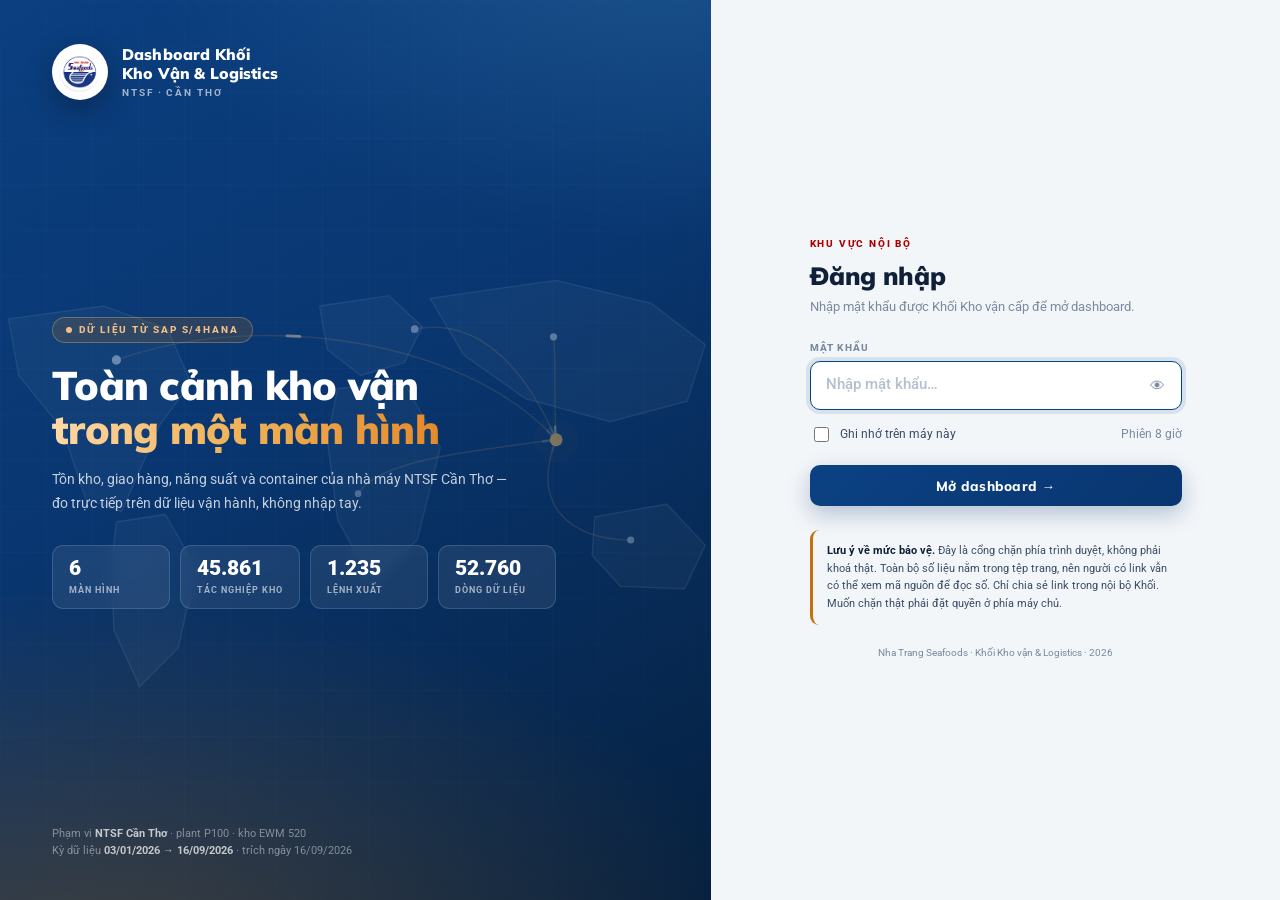
<file: dinh-nghia.html>
<!doctype html>
<html lang="vi">
<head>
<meta charset="utf-8">
<meta name="viewport" content="width=device-width, initial-scale=1, viewport-fit=cover">
<script data-src="auth.js">
/* ═══════════════════════════════════════════════════════
   Dashboard Khối Kho Vận & Logistics — cổng đăng nhập
   ───────────────────────────────────────────────────────
   LƯU Ý QUAN TRỌNG VỀ MỨC BẢO VỆ:
   Đây là CỔNG CHẶN phía trình duyệt, KHÔNG PHẢI KHOÁ THẬT.
   Toàn bộ số liệu nằm ngay trong tệp HTML. Người có link
   vẫn có thể xem mã nguồn trang để đọc số mà không cần
   đăng nhập. Muốn bảo vệ thật thì phải chặn ở phía máy chủ
   (SharePoint, IIS, Nginx...) hoặc mã hoá nội dung trang.
   Mật khẩu ở đây lưu dạng BĂM (SHA-256, 5.000 vòng, có muối)
   nên không đọc ngược ra được, nhưng cổng vẫn vượt qua được.

   ĐỔI MẬT KHẨU: xem hướng dẫn trong tệp DOI-MAT-KHAU.md
   ═══════════════════════════════════════════════════════ */
/* ── Khôi phục giao diện sáng/tối đã chọn ──────────────
   Đặt ở ĐÂY chứ không ở app.js là có lý do: auth.js là script đồng bộ
   đầu tiên trong <head>, chạy trước khi trang vẽ lần đầu. app.js dùng
   defer nên chạy sau khi trang đã vẽ — để ở đó thì mỗi lần chuyển trang
   sẽ loé trắng một nhịp rồi mới chuyển sang nền tối. */
(function () {
  try {
    var t = localStorage.getItem('ntsf_theme');
    if (t === 'dark' || t === 'light') document.documentElement.setAttribute('data-theme', t);
  } catch (e) { /* trình duyệt chặn bộ nhớ cục bộ thì bỏ qua, dùng mặc định */ }
})();

(function (root) {
  'use strict';

  /* ── Cấu hình ─────────────────────────────────────── */
  var SALT   = 'NTSF-KVL-2026::';
  var ROUNDS = 5000;
  var HASH   = 'af64b8c47783a4b4afd4b6db3922e9144b041d3426dc27fad94410a9715a2b6f';
  var KEY    = 'ntsf_kvl_session';
  var TTL_H  = 8;      // phiên hết hạn sau 8 giờ
  var LOGIN  = 'login.html';

  /* ── SHA-256 thuần JavaScript ─────────────────────────
     Không dùng crypto.subtle vì hàm đó không chạy khi mở
     trang bằng file:// (nháy đúp tệp trên ổ đĩa).        */
  var K = [
    0x428a2f98,0x71374491,0xb5c0fbcf,0xe9b5dba5,0x3956c25b,0x59f111f1,0x923f82a4,0xab1c5ed5,
    0xd807aa98,0x12835b01,0x243185be,0x550c7dc3,0x72be5d74,0x80deb1fe,0x9bdc06a7,0xc19bf174,
    0xe49b69c1,0xefbe4786,0x0fc19dc6,0x240ca1cc,0x2de92c6f,0x4a7484aa,0x5cb0a9dc,0x76f988da,
    0x983e5152,0xa831c66d,0xb00327c8,0xbf597fc7,0xc6e00bf3,0xd5a79147,0x06ca6351,0x14292967,
    0x27b70a85,0x2e1b2138,0x4d2c6dfc,0x53380d13,0x650a7354,0x766a0abb,0x81c2c92e,0x92722c85,
    0xa2bfe8a1,0xa81a664b,0xc24b8b70,0xc76c51a3,0xd192e819,0xd6990624,0xf40e3585,0x106aa070,
    0x19a4c116,0x1e376c08,0x2748774c,0x34b0bcb5,0x391c0cb3,0x4ed8aa4a,0x5b9cca4f,0x682e6ff3,
    0x748f82ee,0x78a5636f,0x84c87814,0x8cc70208,0x90befffa,0xa4506ceb,0xbef9a3f7,0xc67178f2
  ];

  function rotr(x, n) { return (x >>> n) | (x << (32 - n)); }

  function toUtf8(s) {
    var out = '', i, c;
    for (i = 0; i < s.length; i++) {
      c = s.charCodeAt(i);
      if (c < 0x80) out += String.fromCharCode(c);
      else if (c < 0x800) out += String.fromCharCode(0xC0 | (c >> 6), 0x80 | (c & 63));
      else out += String.fromCharCode(0xE0 | (c >> 12), 0x80 | ((c >> 6) & 63), 0x80 | (c & 63));
    }
    return out;
  }

  function sha256(msg) {
    var m = toUtf8(msg), bits = m.length * 8, i, j;
    m += '\x80';
    while (m.length % 64 !== 56) m += '\x00';

    var nw = m.length / 4, words = new Array(nw + 2);
    for (i = 0; i < nw; i++) words[i] = 0;
    for (i = 0; i < m.length; i++) words[i >> 2] |= m.charCodeAt(i) << (24 - (i % 4) * 8);
    words[nw]     = Math.floor(bits / 4294967296);
    words[nw + 1] = bits >>> 0;

    var H = [0x6a09e667,0xbb67ae85,0x3c6ef372,0xa54ff53a,0x510e527f,0x9b05688c,0x1f83d9ab,0x5be0cd19];
    var w = new Array(64), a, b, c, d, e, f, g, h, s0, s1, ch, mj, t1, t2;

    for (j = 0; j < words.length; j += 16) {
      for (i = 0; i < 16; i++) w[i] = words[j + i] | 0;
      for (i = 16; i < 64; i++) {
        s0 = rotr(w[i-15], 7) ^ rotr(w[i-15], 18) ^ (w[i-15] >>> 3);
        s1 = rotr(w[i-2], 17) ^ rotr(w[i-2], 19) ^ (w[i-2] >>> 10);
        w[i] = (w[i-16] + s0 + w[i-7] + s1) | 0;
      }
      a = H[0]; b = H[1]; c = H[2]; d = H[3]; e = H[4]; f = H[5]; g = H[6]; h = H[7];
      for (i = 0; i < 64; i++) {
        s1 = rotr(e, 6) ^ rotr(e, 11) ^ rotr(e, 25);
        ch = (e & f) ^ (~e & g);
        t1 = (h + s1 + ch + K[i] + w[i]) | 0;
        s0 = rotr(a, 2) ^ rotr(a, 13) ^ rotr(a, 22);
        mj = (a & b) ^ (a & c) ^ (b & c);
        t2 = (s0 + mj) | 0;
        h = g; g = f; f = e; e = (d + t1) | 0; d = c; c = b; b = a; a = (t1 + t2) | 0;
      }
      H[0] = (H[0]+a)|0; H[1] = (H[1]+b)|0; H[2] = (H[2]+c)|0; H[3] = (H[3]+d)|0;
      H[4] = (H[4]+e)|0; H[5] = (H[5]+f)|0; H[6] = (H[6]+g)|0; H[7] = (H[7]+h)|0;
    }
    var out = '';
    for (i = 0; i < 8; i++) out += ('00000000' + (H[i] >>> 0).toString(16)).slice(-8);
    return out;
  }

  function derive(pw) {
    var x = sha256(SALT + pw);
    for (var i = 1; i < ROUNDS; i++) x = sha256(x);
    return x;
  }

  /* ── Lưu phiên ────────────────────────────────────── */
  function store(remember) {
    return remember ? root.localStorage : root.sessionStorage;
  }

  function read() {
    var raw = null;
    try { raw = root.sessionStorage.getItem(KEY) || root.localStorage.getItem(KEY); } catch (e) { return null; }
    if (!raw) return null;
    try { return JSON.parse(raw); } catch (e) { return null; }
  }

  function valid() {
    var s = read();
    return !!(s && s.v === HASH && s.e > Date.now());
  }

  function grant(remember) {
    var payload = JSON.stringify({ v: HASH, e: Date.now() + TTL_H * 3600 * 1000 });
    try { store(remember).setItem(KEY, payload); } catch (e) { return false; }
    return true;
  }

  function clear() {
    try { root.sessionStorage.removeItem(KEY); root.localStorage.removeItem(KEY); } catch (e) {}
  }

  /* ── API ──────────────────────────────────────────── */
  root.NTSF_AUTH = {
    /* Kiểm tra mật khẩu. Trả về true/false. */
    check: function (pw) { return derive(String(pw || '')) === HASH; },

    /* Ghi nhận phiên đăng nhập. */
    grant: grant,

    /* Còn phiên hợp lệ hay không. */
    valid: valid,

    /* Số giờ còn lại của phiên. */
    ttl: function () {
      var s = read();
      return s && s.e > Date.now() ? (s.e - Date.now()) / 3600000 : 0;
    },

    /* Đặt ở <head> mỗi trang: chưa đăng nhập thì đá về trang đăng nhập. */
    guard: function () {
      if (valid()) return true;
      var here = root.location.pathname.split('/').pop() || 'index.html';
      root.location.replace(LOGIN + '?next=' + encodeURIComponent(here));
      return false;
    },

    /* Thoát và quay về trang đăng nhập. */
    logout: function () {
      clear();
      root.location.replace(LOGIN);
    },

    /* Dùng khi cần tính lại mã băm cho mật khẩu mới. */
    derive: derive
  };
})(window);

</script>
<script>NTSF_AUTH.guard();</script>
<title>Định nghĩa chỉ số</title>
<link rel="preconnect" href="https://fonts.googleapis.com">
<link rel="preconnect" href="https://fonts.gstatic.com" crossorigin>
<link rel="stylesheet" href="https://fonts.googleapis.com/css2?family=Mulish:wght@400;600;700;800;900&family=Roboto:wght@400;500;700&display=swap">
<style data-src="styles.css">
:root{
  /* ——— Nhận diện Nha Trang Seafoods ——— */
  --navy:#093670; --navy-2:#0c4386; --blue:#004684;
  --c1:#004684; --c2:#2E6FA6; --c3:#7FA8C8; --c4:#0B2B4A; --c5:#C2710C;
  --amber:#C2710C; --amber-soft:#E9A13B; --amber-bg:#FDF6EC; --amber-line:#E8CFA6;
  --brand-red:#AB0101;
  /* ——— Trạng thái ——— */
  --good:#1F7A45; --bad:#B42318; --warn:#B7791F;
  --good-bg:#EDF7F1; --bad-bg:#FDF1F0; --warn-bg:#FDF7EA;
  /* ——— Trung tính lệch xanh ——— */
  --ink:#10203A; --ink-2:#41506B; --ink-3:#78879E;
  --line:#DCE3EB; --line-soft:#EAEFF4;
  --bg:#F3F6F9; --surface:#FFFFFF; --surface-soft:#FAFCFD; --surface-tint:#EFF4F8;
  --on-navy:#C6D4E4; --on-navy-2:#94A9C2;
  /* ——— Hình khối ——— */
  --r-card:12px; --r-panel:8px; --r-kpi:7px; --r-ctl:6px; --r-pill:999px;
  --sh-card:0 2px 8px rgba(9,54,112,.07);
  --sh-kpi:0 1px 4px rgba(9,54,112,.06);
  --sh-float:0 24px 70px rgba(9,26,50,.32);
  --sidebar-w:256px;
}
@media (prefers-color-scheme:dark){ :root:not([data-theme="light"]){
  --navy:#07264F; --navy-2:#0a3163; --blue:#4E96D0;
  --c1:#4E96D0; --c2:#7FB3DC; --c3:#A9CBE8; --c4:#2E6FA6; --c5:#E9A13B;
  --amber:#E9A13B; --amber-bg:#2A2113; --amber-line:#5C4A26;
  --brand-red:#E06060;
  --good:#4FBE83; --bad:#F0736A; --warn:#E0B255;
  --good-bg:#12291D; --bad-bg:#2E1613; --warn-bg:#2A2313;
  --ink:#E8EEF6; --ink-2:#AFC0D4; --ink-3:#7F92A8;
  --line:#22354E; --line-soft:#1B2B40;
  --bg:#0B1522; --surface:#121E2E; --surface-soft:#162335; --surface-tint:#1A2839;
  --on-navy:#B9CBE0; --on-navy-2:#8AA1BC;
  --sh-card:0 2px 8px rgba(0,0,0,.4);
  --sh-kpi:0 1px 4px rgba(0,0,0,.3);
}}
:root[data-theme="dark"]{
  --navy:#07264F; --navy-2:#0a3163; --blue:#4E96D0;
  --c1:#4E96D0; --c2:#7FB3DC; --c3:#A9CBE8; --c4:#2E6FA6; --c5:#E9A13B;
  --amber:#E9A13B; --amber-bg:#2A2113; --amber-line:#5C4A26;
  --brand-red:#E06060;
  --good:#4FBE83; --bad:#F0736A; --warn:#E0B255;
  --good-bg:#12291D; --bad-bg:#2E1613; --warn-bg:#2A2313;
  --ink:#E8EEF6; --ink-2:#AFC0D4; --ink-3:#7F92A8;
  --line:#22354E; --line-soft:#1B2B40;
  --bg:#0B1522; --surface:#121E2E; --surface-soft:#162335; --surface-tint:#1A2839;
  --on-navy:#B9CBE0; --on-navy-2:#8AA1BC;
  --sh-card:0 2px 8px rgba(0,0,0,.4);
  --sh-kpi:0 1px 4px rgba(0,0,0,.3);
}

*{box-sizing:border-box}
html,body{margin:0;padding:0}
body{
  background:var(--bg); color:var(--ink);
  font-family:Mulish,"Segoe UI",system-ui,-apple-system,Arial,sans-serif;
  font-size:14px; line-height:1.45; -webkit-font-smoothing:antialiased;
}
.num{font-family:Roboto,Mulish,system-ui,sans-serif; font-variant-numeric:tabular-nums}

/* ═══ KHUNG ═══ */
.shell{display:flex; min-height:100vh}

/* ═══ SIDEBAR ═══ */
.side{
  width:var(--sidebar-w); flex:0 0 var(--sidebar-w); background:var(--navy);
  display:flex; flex-direction:column; position:sticky; top:0; height:100vh; overflow-y:auto;
}
.side-top{display:flex; gap:12px; align-items:center; padding:20px 16px 18px; border-bottom:1px solid rgba(255,255,255,.09)}
.side-badge{
  width:58px; height:58px; flex:0 0 58px; border-radius:var(--r-pill); background:#fff;
  display:flex; align-items:center; justify-content:center; overflow:hidden;
  box-shadow:0 2px 8px rgba(0,0,0,.25); padding:4px;
}
.side-badge img{
  display:block; width:100%; height:100%;
  max-width:100%; max-height:100%; object-fit:contain;
}
.side-name{font-size:13px; font-weight:800; color:#fff; line-height:1.3; letter-spacing:-.005em}
.side-sub{font-size:9px; font-weight:700; color:var(--on-navy); letter-spacing:.07em; margin-top:4px}
.nav{padding:10px 10px 16px; flex:1}
.nav-label{font-size:8px; font-weight:800; letter-spacing:.15em; text-transform:uppercase; color:var(--amber-soft); padding:20px 9px 9px}
.nav-label + .nav-label, .nav-label.dim{color:var(--on-navy-2)}
.nav-item{ text-decoration:none;
  display:flex; align-items:center; gap:11px; padding:11px 11px; border-radius:var(--r-ctl);
  color:var(--on-navy); font-size:12px; font-weight:600; cursor:pointer; border:0;
  background:transparent; width:100%; text-align:left; font-family:inherit;
  border-left:3px solid transparent; margin-bottom:5px; line-height:1.3;
}
.nav-item:hover{background:rgba(255,255,255,.07); color:#fff}
.nav-item[aria-current="page"]{background:rgba(255,255,255,.13); color:#fff; border-left-color:var(--brand-red)}
.nav-item:focus-visible{outline:2px solid var(--amber-soft); outline-offset:1px}
.nav-ico{width:14px; text-align:center; opacity:.85; flex:0 0 14px}
.nav-item .soon{margin-left:auto; font-size:8px; font-weight:700; color:var(--on-navy-2); letter-spacing:.04em}
.side-foot{padding:16px 16px 20px; border-top:1px solid rgba(255,255,255,.09)}
.side-foot h4{margin:0 0 9px; font-size:9px; font-weight:800; letter-spacing:.13em; color:var(--amber-soft); text-transform:uppercase}
.side-foot p{margin:0 0 6px; font-size:9.5px; color:var(--on-navy-2); line-height:1.6}
.side-foot p:last-child{margin-bottom:0}

/* ═══ MAIN ═══ */
.main{flex:1; min-width:0; display:flex; flex-direction:column}
.topbar{
  position:sticky; top:env(safe-area-inset-top,0px); z-index:30;
  background:var(--surface); border-bottom:1px solid var(--line);
  display:flex; align-items:center; gap:14px; padding:10px 20px; flex-wrap:wrap;
}
.eyebrow{font-size:9px; font-weight:800; letter-spacing:.14em; text-transform:uppercase; color:var(--brand-red)}
.topbar h1{margin:2px 0 0; font-size:23px; font-weight:800; letter-spacing:-.01em}
.topbar .grow{flex:1}
.btn{
  display:inline-flex; align-items:center; gap:6px; font-family:inherit; font-size:11px; font-weight:700;
  padding:7px 13px; border-radius:var(--r-pill); border:1px solid var(--line);
  background:var(--surface); color:var(--ink-2); cursor:pointer;
}
.btn:hover{background:var(--surface-tint); color:var(--ink)}
.btn.primary{background:var(--blue); border-color:var(--blue); color:#fff}
.btn.primary:hover{background:var(--navy); border-color:var(--navy)}
.btn:focus-visible{outline:2px solid var(--amber); outline-offset:2px}

.wrap{padding:16px 20px 40px; display:flex; flex-direction:column; gap:14px}

/* ═══ BỘ LỌC ═══ */
.filters{background:var(--surface); border:1px solid var(--line); border-radius:var(--r-panel); padding:12px 14px; box-shadow:var(--sh-kpi)}
.filters h3{margin:0 0 9px; font-size:12px; font-weight:700}
.chips{display:flex; gap:6px; flex-wrap:wrap; align-items:center}
.chip{
  font-family:inherit; font-size:11px; font-weight:700; padding:5px 11px; border-radius:var(--r-pill);
  border:1px solid var(--line); background:var(--surface); color:var(--ink-2); cursor:pointer;
}
.chip:hover{border-color:var(--c2); color:var(--ink)}
.chip[aria-pressed="true"]{background:var(--blue); border-color:var(--blue); color:#fff}
.chip:focus-visible{outline:2px solid var(--amber); outline-offset:2px}
.filter-note{margin:9px 0 0; font-size:10px; color:var(--ink-3); line-height:1.5}

/* ═══ BĂNG MỤC ═══ */
.banner{
  background:linear-gradient(100deg,var(--navy),var(--navy-2)); color:#fff;
  border-radius:var(--r-panel); padding:13px 16px;
}
.banner h2{margin:0; font-size:20px; font-weight:800; letter-spacing:-.01em}
.banner p{margin:4px 0 0; font-size:10.5px; color:var(--on-navy); line-height:1.5}

/* ═══ HERO + KPI ═══
   Hero cố định bề ngang hẹp để nhường chỗ cho lưới KPI dàn ngang — trước đây hero
   chiếm 1/3 bề rộng và bị kéo cao theo lưới, để lại một khoảng trống lớn. */
.hero-row{display:grid; grid-template-columns:minmax(186px,224px) minmax(0,1fr); gap:12px; align-items:stretch}
.hero{
  background:var(--surface); border:1px solid var(--line); border-top:3px solid var(--c5);
  border-radius:var(--r-card); padding:13px 14px; box-shadow:var(--sh-card);
  display:flex; flex-direction:column; justify-content:center; cursor:pointer; text-align:left; font-family:inherit;
}
.hero:hover{border-color:var(--c2)}
.hero:focus-visible{outline:2px solid var(--amber); outline-offset:2px}
.hero .lbl{font-size:9px; font-weight:800; letter-spacing:.11em; text-transform:uppercase; color:var(--ink-3)}
.hero .kpi-head{margin-bottom:2px}
.hero .big{font-size:38px; font-weight:900; line-height:1; letter-spacing:-.03em; margin:6px 0 2px; color:var(--ink)}
.hero .big small{font-size:15px; font-weight:800; margin-left:2px}
.hero .sub{font-size:10.5px; color:var(--ink-2); font-weight:600; line-height:1.45}
.hero .delta{margin-top:7px; font-size:10.5px; font-weight:800; line-height:1.4}
.hero .foot{margin-top:8px; padding-top:7px; border-top:1px dashed var(--line); font-size:9.5px; color:var(--ink-3); line-height:1.5}

/* Lưới KPI dàn tối đa 4 cột để giảm số hàng — hero đã thu hẹp nên còn dư bề ngang.
   Mốc ngắt tính theo bề rộng CỬA SỔ, mà vùng nội dung còn phải trừ 260px thanh bên
   và 224px thẻ hero — nên ngưỡng phải rộng hơn bề rộng thẻ mong muốn khá nhiều. */
.kpis{display:grid; grid-template-columns:repeat(5,minmax(0,1fr)); gap:9px}
@media (max-width:1560px){ .kpis{grid-template-columns:repeat(4,minmax(0,1fr))} }
@media (max-width:1360px){ .kpis{grid-template-columns:repeat(3,minmax(0,1fr))} }
@media (max-width:1040px){ .kpis{grid-template-columns:repeat(2,minmax(0,1fr))} }
@media (max-width:620px){ .kpis{grid-template-columns:minmax(0,1fr)} }
.kpi{
  background:var(--surface); border:1px solid var(--line); border-radius:var(--r-kpi);
  padding:10px 11px 9px; box-shadow:var(--sh-kpi); cursor:pointer; text-align:left;
  font-family:inherit; color:inherit; display:flex; flex-direction:column; gap:1px;
}
.kpi:hover{border-color:var(--c2)}
.kpi:focus-visible{outline:2px solid var(--amber); outline-offset:2px}
.kpi .lbl{font-size:9px; font-weight:800; letter-spacing:.09em; text-transform:uppercase; color:var(--ink-3)}
/* nhãn cho biết chỉ số thuộc bộ KPI nào.
   flex-wrap: từ 13/10/2026 nhãn mang nguyên mã chỉ tiêu ("Thay cho KPI-152",
   "KPI-150 · quy tiền") nên dài hơn nhãn cũ ("Vận hành"). Không cho xuống dòng
   thì tên chỉ tiêu bị ép còn một hai chữ mỗi dòng, thẻ cao lêu nghêu. */
.kpi-head{display:flex; align-items:center; justify-content:space-between;
  gap:6px; flex-wrap:wrap; row-gap:4px}
.tag{
  font-size:8px; font-weight:800; letter-spacing:.06em; padding:2px 6px;
  border-radius:var(--r-pill); white-space:nowrap; flex:none;
}
.tag.kpi-code{background:var(--surface-tint); color:var(--blue); border:1px solid var(--line)}
.tag.kpi-part{background:var(--warn-bg); color:var(--warn); border:1px solid var(--amber-line)}
.tag.ops{background:transparent; color:var(--ink-3); border:1px dashed var(--line)}
.kpi .val{font-size:19px; font-weight:800; line-height:1.15; letter-spacing:-.02em}
.kpi .unit{font-size:9px; font-weight:400; color:var(--ink-3); margin-left:3px}
.kpi .cmp{font-size:9px; font-weight:800; margin-top:1px}
.kpi .prev{font-size:9px; color:var(--ink-3)}
.kpi .formula{font-size:9px; color:var(--ink-3); margin-top:5px; padding-top:5px; border-top:1px dashed var(--line-soft); line-height:1.4}
.kpi .spark{margin-top:5px; height:26px}
.up{color:var(--good)} .down{color:var(--bad)} .flat{color:var(--ink-3)}

/* ═══ NHÃN CHỈ TIÊU CẠNH TIÊU ĐỀ ═══
   Hệ mã dashboard cũ (.ma-code — QL2-B07, CL1-K01, đuôi -CT) đã bỏ ngày 11/10/2026.
   Cạnh tiêu đề giờ chỉ còn nhãn .tag mang mã thư viện KPI, chèn bằng NTSF_MA.gan(). */
.card>h3>.tag, .insight>h4>.tag{ margin-left:8px; vertical-align:middle }

/* ═══ THẺ BIỂU ĐỒ ═══ */
.grid2{display:grid; grid-template-columns:repeat(auto-fit,minmax(380px,1fr)); gap:14px}
.card{background:var(--surface); border:1px solid var(--line); border-radius:var(--r-card); padding:14px 16px 12px; box-shadow:var(--sh-card)}
.card h3{margin:0; font-size:14px; font-weight:700; letter-spacing:-.005em}
.card .how{margin:5px 0 0; font-size:10px; color:var(--ink-3); line-height:1.5}
.legend{display:flex; gap:14px; flex-wrap:wrap; margin:9px 0 2px}
.legend span{display:inline-flex; align-items:center; gap:5px; font-size:10px; font-weight:600; color:var(--ink-2)}
.swatch{width:11px; height:11px; border-radius:2px; flex:0 0 11px}
.swatch.line{height:3px; border-radius:2px; width:15px; flex-basis:15px}
.swatch.dash{height:0; border-top:2px dashed var(--ink-3); width:15px; flex-basis:15px; border-radius:0}
.chart{margin-top:4px; position:relative}
.chart svg{display:block; width:100%; height:auto}
.hitbox{cursor:pointer}
.hitbox:hover{fill:rgba(0,70,132,.06)}

/* tooltip */
.tip{
  position:fixed; z-index:120; pointer-events:none; opacity:0; transition:opacity .09s;
  background:var(--surface); border:1px solid var(--line); border-radius:var(--r-ctl);
  box-shadow:0 12px 32px rgba(9,54,112,.2); padding:8px 10px; font-size:11px; min-width:130px;
}
.tip.on{opacity:1}
.tip b{display:block; font-size:11px; margin-bottom:5px; color:var(--ink)}
.tip .r{display:flex; justify-content:space-between; gap:14px; margin-top:2px; color:var(--ink-2)}
.tip .r i{font-style:normal; font-weight:700; color:var(--ink)}

/* ═══ BẢNG ═══ */
.tbl-wrap{overflow-x:auto; margin-top:10px}
table{border-collapse:collapse; width:100%; font-size:11px; min-width:520px}
thead th{
  background:var(--navy); color:#fff; font-size:9px; font-weight:800; letter-spacing:.07em;
  text-transform:uppercase; padding:8px 10px; text-align:left; white-space:nowrap;
}
thead th.r{text-align:right}
tbody td{padding:8px 10px; border-bottom:1px solid var(--line-soft); color:var(--ink-2)}
tbody td.r{text-align:right}
tbody td b{color:var(--ink); font-weight:700}
tbody tr:hover{background:var(--surface-tint)}
.dot{display:inline-block; width:8px; height:8px; border-radius:50%; margin-right:6px; vertical-align:-1px}
.pill{display:inline-flex; align-items:center; gap:5px; font-size:9.5px; font-weight:800; padding:3px 8px; border-radius:var(--r-pill)}
.pill.bad{background:var(--bad-bg); color:var(--bad)}
.pill.warn{background:var(--warn-bg); color:var(--warn)}
.pill.good{background:var(--good-bg); color:var(--good)}

/* ═══ HỘP KẾT LUẬN ═══ */
.insight{background:var(--amber-bg); border:1px solid var(--amber-line); border-left:4px solid var(--amber); border-radius:var(--r-panel); padding:12px 15px}
.insight h4{margin:0 0 6px; font-size:9.5px; font-weight:800; letter-spacing:.11em; text-transform:uppercase; color:var(--amber)}
.insight p{margin:0 0 5px; font-size:11.5px; color:var(--ink-2); line-height:1.6}
.insight p:last-child{margin-bottom:0}
.insight .formula{font-family:Roboto,monospace; font-weight:700; color:var(--ink); font-size:11.5px}
.insight .act{font-weight:800; color:var(--ink)}

/* ═══ MODAL ĐÀO SÂU ═══ */
.scrim{position:fixed; inset:0; background:rgba(9,26,50,.62); z-index:200; display:none; padding:20px; overflow-y:auto}
.scrim.on{display:block}
.modal{
  background:var(--bg); border-radius:var(--r-card); box-shadow:var(--sh-float);
  max-width:1120px; margin:0 auto; overflow:hidden;
}
.modal-head{background:var(--surface); padding:15px 20px 13px; border-bottom:1px solid var(--line); display:flex; align-items:flex-start; gap:14px}
.modal-head h2{margin:2px 0 0; font-size:23px; font-weight:800; letter-spacing:-.015em}
.modal-head h2 span{font-size:14px; font-weight:600; color:var(--ink-3); margin-left:7px}
.modal-body{padding:14px 20px 22px; display:flex; flex-direction:column; gap:13px}
.attrs{display:grid; grid-template-columns:repeat(auto-fit,minmax(118px,1fr)); gap:0; background:var(--surface); border:1px solid var(--line); border-radius:var(--r-panel); overflow:hidden}
.attr{padding:10px 13px; border-right:1px solid var(--line-soft)}
.attr:last-child{border-right:0}
.attr .k{font-size:8.5px; font-weight:800; letter-spacing:.09em; text-transform:uppercase; color:var(--ink-3)}
.attr .v{font-size:13px; font-weight:800; margin-top:3px; color:var(--ink)}
.attr .v small{font-size:9.5px; font-weight:600; color:var(--ink-3)}
.close{background:transparent; border:0; font-size:22px; line-height:1; color:var(--ink-3); cursor:pointer; padding:3px 7px; border-radius:var(--r-ctl); font-family:inherit}
.close:hover{background:var(--surface-tint); color:var(--ink)}
.close:focus-visible{outline:2px solid var(--amber); outline-offset:2px}

/* Dưới ngưỡng này lưới KPI chỉ còn 2 cột — để hero đứng cột hẹp bên cạnh sẽ bị kéo
   cao lêu nghêu, nên cho hero trải hết bề ngang thành một dải ngắn phía trên. */
@media (max-width:1040px){ .hero-row{grid-template-columns:minmax(0,1fr)} }
@media (max-width:960px){
  .side{position:fixed; left:-260px; transition:left .2s; z-index:60}
  .side.open{left:0}
  .main{width:100%}
  .menu-btn{display:inline-flex !important}
}
.menu-btn{display:none}
@media (max-width:430px){
  .wrap{padding:12px 16px 32px}
  .topbar{padding:10px 16px}
  .hero .big{font-size:42px}
}
@media (prefers-reduced-motion:reduce){*{transition:none !important; animation:none !important}}
.nav-item[aria-disabled="true"]{opacity:.62; cursor:default}
.nav-item[aria-disabled="true"]:hover{background:transparent; color:var(--on-navy)}

/* ═══ GHI CHÚ TẠI CHỖ ═══ */
.note-pin{margin-left:8px;border:0;background:transparent;color:var(--ink-3);cursor:pointer;
  font-size:13px;line-height:1;padding:2px 5px;border-radius:5px;opacity:.45;transition:opacity .15s,background .15s}
.note-pin:hover{opacity:1;background:var(--surface-tint);color:var(--blue)}
.card:hover .note-pin,.insight:hover .note-pin,.banner:hover .note-pin{opacity:.8}
.banner .note-pin{color:rgba(255,255,255,.75)}
.banner .note-pin:hover{background:rgba(255,255,255,.16);color:#fff}

.note-fab{position:fixed;right:20px;bottom:20px;z-index:60;width:50px;height:50px;border:0;cursor:pointer;
  border-radius:var(--r-pill);background:linear-gradient(135deg,#0B4183,#093670);color:#fff;font-size:20px;
  box-shadow:0 8px 24px rgba(9,54,112,.34);transition:transform .15s,box-shadow .15s}
.note-fab:hover{transform:translateY(-2px);box-shadow:0 12px 30px rgba(9,54,112,.42)}
.note-count{position:absolute;top:-4px;right:-4px;min-width:20px;height:20px;border-radius:var(--r-pill);
  background:var(--brand-red);color:#fff;font:800 11px/20px Roboto,sans-serif;padding:0 5px}
.note-count:empty{display:none}

/* Man mo phia sau, de khung ghi chu khong chim vao bieu do */
.note-veil{position:fixed;inset:0;z-index:59;background:rgba(9,26,50,.34);
  backdrop-filter:blur(2px);-webkit-backdrop-filter:blur(2px);display:none}
.note-veil.on{display:block}
.note-panel{position:fixed;right:20px;bottom:82px;z-index:61;width:min(380px,calc(100vw - 40px));
  max-height:min(640px,calc(100vh - 120px));overflow:auto;
  background:var(--surface);border:1px solid var(--line);
  border-radius:var(--r-card);box-shadow:var(--sh-float);padding:14px 16px 16px;display:none}
.note-panel.on{display:block}
/* Man hinh hep: khung an ra gan full be rong, day len tren nut tron */
@media (max-width:560px){
  .note-panel{right:10px;left:10px;width:auto;bottom:76px;max-height:calc(100vh - 100px)}
  .note-fab{right:14px;bottom:14px}
}
.note-head{display:flex;align-items:center;justify-content:space-between;margin-bottom:10px}
.note-head b{font:800 14px/1.3 Mulish,sans-serif;color:var(--ink)}
.note-x{border:0;background:transparent;color:var(--ink-3);cursor:pointer;font-size:15px;padding:3px 6px;border-radius:6px}
.note-x:hover{background:var(--surface-tint);color:var(--ink)}
.note-lb{display:block;font:800 9px/1 Roboto,sans-serif;letter-spacing:.13em;text-transform:uppercase;
  color:var(--ink-3);margin:10px 0 5px}
.note-at{background:var(--surface-tint);border-left:3px solid var(--c5);border-radius:6px;padding:7px 10px;
  font:600 11.5px/1.45 Roboto,sans-serif;color:var(--ink-2)}
.note-panel select,.note-panel textarea{width:100%;border:1.5px solid var(--line);border-radius:8px;
  padding:8px 10px;font:400 12.5px/1.5 Roboto,sans-serif;color:var(--ink);background:var(--bg);outline:none;resize:vertical}
.note-panel select:focus,.note-panel textarea:focus{border-color:var(--blue);background:var(--surface)}
.note-save{width:100%;margin-top:10px;padding:10px;border:0;border-radius:8px;cursor:pointer;
  background:linear-gradient(135deg,#0B4183,#093670);color:#fff;font:800 12.5px/1 Mulish,sans-serif}
.note-save:hover{filter:brightness(1.08)}
.note-msg{margin:8px 0 0;font:600 11px/1.4 Roboto,sans-serif;min-height:14px}
.note-msg.ok{color:var(--good)} .note-msg.bad{color:var(--bad)}
.note-list-head{display:flex;align-items:center;justify-content:space-between;margin:16px 0 8px;
  padding-top:12px;border-top:1px solid var(--line)}
.note-list-head b{font:800 12px/1 Mulish,sans-serif;color:var(--ink)}
.note-mini{border:1px solid var(--line);background:var(--surface);color:var(--ink-2);cursor:pointer;
  font:700 10px/1 Roboto,sans-serif;padding:5px 8px;border-radius:var(--r-pill);margin-left:5px}
.note-mini:hover{background:var(--surface-tint);color:var(--ink)}
.note-item{background:var(--surface-tint);border-radius:8px;padding:9px 11px;margin-bottom:7px}
.note-item-top{display:flex;align-items:center;gap:7px;margin-bottom:4px}
.note-tag{font:800 9px/1 Roboto,sans-serif;letter-spacing:.06em;text-transform:uppercase;
  background:rgba(0,70,132,.12);color:var(--blue);padding:3px 6px;border-radius:var(--r-pill)}
.note-when{font:400 9.5px/1 Roboto,sans-serif;color:var(--ink-3)}
.note-del{margin-left:auto;border:0;background:transparent;color:var(--ink-3);cursor:pointer;font-size:11px;padding:2px 5px;border-radius:5px}
.note-del:hover{background:rgba(180,35,24,.12);color:var(--bad)}
.note-where{font:700 10px/1.35 Roboto,sans-serif;color:var(--ink-2);margin-bottom:3px}
.note-body{font:400 11.5px/1.55 Roboto,sans-serif;color:var(--ink);white-space:pre-wrap}
.note-empty{margin:0;font:400 11.5px/1.6 Roboto,sans-serif;color:var(--ink-3)}
@media print{.note-fab,.note-panel,.note-veil,.note-pin{display:none !important}}
/* ══ THANH LỌC PHẠM VI ═══════════════════════════════════════════
   Một hàng nút nhanh + một hàng ô chọn. Thay cho cây phân cấp cũ vì
   quá nhiều bước bấm mới tới được kỳ cần xem. */
.pv{display:flex;flex-direction:column;gap:10px}
.pv-top{display:flex;align-items:center;gap:10px;flex-wrap:wrap}
.pv-tog{border:0;background:transparent;cursor:pointer;padding:0;display:flex;align-items:center;gap:6px;
  font:800 14px/1.3 Mulish,sans-serif;color:var(--ink)}
.pv-mui{color:var(--ink-3);font-size:11px}
.pv-badge{background:var(--surface-tint);border:1px solid var(--line);border-radius:var(--r-pill);
  padding:2px 10px;font:700 10.5px/1.6 Roboto,sans-serif;color:var(--ink-2);white-space:nowrap}
.pv-grow{flex:1}
.pv-reset{color:var(--ink-3)}
.pv-body{display:grid;grid-template-columns:repeat(auto-fit,minmax(150px,1fr));gap:10px;align-items:end}
.pv-f{display:flex;flex-direction:column;gap:4px;min-width:0}
.pv-f>span{font:700 9px/1.6 Roboto,sans-serif;letter-spacing:.06em;text-transform:uppercase;color:var(--ink-3)}
.pv-f select,.pv-f input{width:100%;min-width:0;box-sizing:border-box;
  background:var(--surface);border:1px solid var(--line);border-radius:var(--r-ctl);
  padding:7px 10px;font:500 12.5px/1.3 Roboto,sans-serif;color:var(--ink);outline:none}
.pv-f select{appearance:none;-webkit-appearance:none;cursor:pointer;padding-right:26px;
  background-image:linear-gradient(45deg,transparent 50%,var(--ink-3) 50%),linear-gradient(135deg,var(--ink-3) 50%,transparent 50%);
  background-position:calc(100% - 15px) 14px,calc(100% - 10px) 14px;
  background-size:5px 5px,5px 5px;background-repeat:no-repeat}
.pv-f select:focus,.pv-f input:focus{border-color:var(--blue)}
.pv-q{grid-column:span 2}
@media(max-width:760px){.pv-q{grid-column:span 1}}
.pv-ip{position:relative;display:block}
.pv-ip i{position:absolute;left:9px;top:50%;transform:translateY(-50%);font-style:normal;color:var(--ink-3);font-size:13px}
.pv-ip input{padding-left:27px}
.rb-note{margin:0;font:400 11px/1.6 Roboto,sans-serif;color:var(--ink-2)}
.rb-note b{color:var(--ink)}
.rb-warn{background:var(--warn-bg);border-left:3px solid var(--warn);border-radius:6px;padding:7px 10px}
/* bảng so sánh hai kỳ */
.ss-wrap td.d-up{color:var(--good);font-weight:800}
.ss-wrap td.d-down{color:var(--bad);font-weight:800}
.ss-wrap td.d-flat{color:var(--ink-3)}
/* ══ KHUNG CHỜ DỮ LIỆU VÀ CÔNG TẮC DỮ LIỆU MẪU ═══════════════════
   Chỉ tiêu chưa có dữ liệu vẫn vẽ khung trục thật, hộp giữa khung nói rõ
   thiếu gì. Bật dữ liệu mẫu thì in chìm chữ lên biểu đồ để ảnh chụp màn
   hình không bị đọc nhầm thành số SAP. */
.kho-du{position:absolute;left:50%;top:46%;transform:translate(-50%,-50%);
  width:min(88%,420px);background:var(--surface);border:1px dashed var(--warn);
  border-radius:var(--r-panel);padding:10px 14px;text-align:center;box-shadow:var(--sh-kpi)}
.kho-du>b{display:block;font:800 12.5px/1.4 Mulish,sans-serif;color:var(--warn);margin-bottom:4px}
.kho-du>span{display:block;font:400 11px/1.6 Roboto,sans-serif;color:var(--ink-2)}
.kho-du>span b{color:var(--ink)}
.kho-du code{font-size:10px}
.demo-nut{margin-left:8px;border:1px solid var(--line);background:var(--surface);cursor:pointer;
  border-radius:var(--r-pill);padding:2px 11px;font:700 10px/1.7 Roboto,sans-serif;color:var(--ink-3);
  vertical-align:middle}
.demo-nut:hover{border-color:var(--ink-3)}
.demo-nut[aria-pressed="true"]{background:var(--bad);border-color:var(--bad);color:#fff}
.demo-bang{background:var(--bad-bg);border:1px solid var(--bad);border-left-width:4px;border-radius:6px;
  padding:7px 11px;margin:0 0 8px;font:400 10.5px/1.55 Roboto,sans-serif;color:var(--ink-2)}
.demo-bang b{color:var(--bad)}
/* ══ QUYẾT ĐỊNH GẮN VÀO TỪNG CHỈ SỐ ══════════════════════════════
   Sau workshop ERP 01-02/10/2026. Bỏ bảng liệt kê quyết định riêng ngày
   11/10 và bỏ nốt khối "thẻ người dùng" (.qd-the) ngày 13/10: quyết định
   phải nằm thẳng trong chỉ số, mở chỉ số ra là thấy — không khối nào ở
   cấp màn chen giữa tiêu đề và con số nữa. */
/* dòng quyết định trên mặt thẻ chỉ tiêu — thay cho dòng công thức */
.qd-dong{display:block;margin-top:6px;padding-top:6px;border-top:1px dashed var(--line);
  font:700 10.5px/1.5 Roboto,sans-serif;color:var(--blue);text-align:left}
.qd-v-chua{color:var(--bad)}
.qd-v-phan{color:var(--warn)}
/* nút mã QĐ cạnh tiêu đề biểu đồ */
.qd-ma{border:1px solid var(--blue);background:var(--surface);color:var(--blue);cursor:pointer;
  border-radius:var(--r-pill);padding:1px 9px;font:800 10px/1.7 Roboto,sans-serif;
  white-space:nowrap;vertical-align:middle;margin-left:8px}
.qd-ma:hover{background:var(--blue);color:#fff}
/* khối quyết định chèn lên đầu bảng phân tích sâu */
.qd-khoi{background:var(--surface-tint);border:1px solid var(--line);
  border-left:4px solid var(--c2);border-radius:var(--r-panel);padding:13px 16px;margin-bottom:14px}
.qd-khoi-top{display:flex;align-items:center;gap:10px;flex-wrap:wrap;margin-bottom:10px}
.qd-khoi-top b{font:800 14px/1.35 Mulish,sans-serif;color:var(--ink)}
.qd-khoi-luoi{display:grid;grid-template-columns:1.1fr 1.4fr .8fr;gap:14px}
@media(max-width:900px){.qd-khoi-luoi{grid-template-columns:1fr}}
.qd-khoi-luoi h5{margin:0 0 3px;font:800 9px/1.5 Roboto,sans-serif;letter-spacing:.06em;
  text-transform:uppercase;color:var(--ink-3)}
.qd-khoi-luoi h5 i{font-style:normal;text-transform:none;letter-spacing:0;color:var(--warn)}
.qd-khoi-luoi p{margin:0;font:400 11.5px/1.6 Roboto,sans-serif;color:var(--ink-2)}
.qd-khoi-luoi b{color:var(--ink)}
.qd-khoi-thieu{margin:10px 0 0;background:var(--warn-bg);border-left:3px solid var(--warn);
  border-radius:6px;padding:7px 10px;font:400 10.5px/1.6 Roboto,sans-serif;color:var(--ink-2)}
.qd-khoi-thieu b{color:var(--ink)}
.qd-tt{display:inline-block;font:800 9px/1.6 Roboto,sans-serif;letter-spacing:.04em;
  text-transform:uppercase;padding:2px 8px;border-radius:var(--r-pill);white-space:nowrap}
.qd-du{background:var(--good-bg);color:var(--good);border:1px solid var(--good)}
.qd-phan{background:var(--warn-bg);color:var(--warn);border:1px solid var(--amber-line)}
.qd-chua{background:var(--bad-bg);color:var(--bad);border:1px solid var(--bad)}
/* nhãn Dẫn dắt / Kết quả trên thẻ chỉ tiêu */
.tag.lead{background:var(--good-bg);color:var(--good);border:1px solid var(--good)}
.tag.lag{background:var(--surface-tint);color:var(--ink-2);border:1px solid var(--line)}
</style>
<style>
/* ── Từ điển chỉ số — chỉ dùng ở màn này ── */
.search{display:flex;align-items:center;gap:8px;background:var(--surface);border:1px solid var(--line);
  border-radius:var(--r-pill);padding:7px 14px;max-width:420px;margin-top:10px}
.search input{border:0;background:transparent;flex:1;font:400 12.5px/1.4 Roboto,sans-serif;color:var(--ink);outline:none;min-width:0}
.search input::placeholder{color:var(--ink-3)}
.search span{color:var(--ink-3);font-size:12px;flex:none}
.count{font:700 10.5px/1.4 Roboto,sans-serif;color:var(--ink-3);margin-top:8px}
.dgrid{display:grid;grid-template-columns:repeat(2,minmax(0,1fr));gap:10px;margin-top:12px}
@media(max-width:900px){.dgrid{grid-template-columns:1fr}}
.dcard{background:var(--surface);border:1px solid var(--line);border-radius:var(--r-panel);padding:13px 15px 12px;
  display:flex;flex-direction:column;gap:7px}
.dcard.hide{display:none}
.d-top{display:flex;align-items:flex-start;gap:8px;flex-wrap:wrap}
.d-top h4{margin:0;font:800 14px/1.3 Mulish,sans-serif;color:var(--ink);flex:1;min-width:140px}
.d-val{font:800 14px/1 Roboto,sans-serif;color:var(--blue);white-space:nowrap}
.d-val small{font:400 9.5px/1 Roboto,sans-serif;color:var(--ink-3);margin-left:3px}
.d-row{display:flex;gap:9px;font:400 11.5px/1.55 Roboto,sans-serif;color:var(--ink-2)}
.d-row b{flex:none;width:62px;font:700 9px/1.75 Roboto,sans-serif;letter-spacing:.06em;
  text-transform:uppercase;color:var(--ink-3)}
.d-ct{background:var(--surface-tint);border-radius:6px;padding:7px 10px;
  font:500 11.5px/1.55 Roboto,sans-serif;color:var(--ink);border-left:3px solid var(--c3)}
.d-ct code{font:inherit;font-weight:700}
.d-warn{background:rgba(183,121,31,.10);border-left:3px solid var(--warn);border-radius:6px;padding:7px 10px;
  font:400 11.5px/1.6 Roboto,sans-serif;color:var(--ink-2)}
.d-warn b{color:var(--ink)}
.conv{display:grid;grid-template-columns:repeat(4,minmax(0,1fr));gap:9px;margin-top:10px}
@media(max-width:1180px){.conv{grid-template-columns:repeat(2,minmax(0,1fr))}}
@media(max-width:620px){.conv{grid-template-columns:1fr}}
.conv>div{background:var(--surface-tint);border:1px solid var(--line);border-radius:var(--r-panel);padding:10px 12px}
.conv h5{margin:0 0 3px;font:800 10px/1.3 Roboto,sans-serif;letter-spacing:.06em;text-transform:uppercase;color:var(--ink-3)}
.conv p{margin:0;font:400 11.5px/1.5 Roboto,sans-serif;color:var(--ink-2)}
.conv b{color:var(--ink)}
</style>
<script data-src="logo.js">
window.NTSF_LOGO = '[data-uri]';
</script>
<script data-src="app.js">
/* ═══════════════════════════════════════════════════════
   Dashboard Khối Kho Vận & Logistics — thành phần dùng chung
   Sidebar · logo · điều hướng · giao diện sáng-tối
   ═══════════════════════════════════════════════════════ */
/* ═══ KHUNG BIỂU ĐỒ DÙNG CHUNG ═══
   Mọi SVG phải vẽ theo ĐÚNG bề rộng pixel của thẻ chứa nó, tức viewBox = pixel,
   để tỷ lệ luôn là 1:1.

   Trước đây mỗi hàm vẽ tự đặt viewBox cố định — 470, 640 hoặc 900 — rồi để SVG
   kéo giãn theo bề rộng thẻ. Hậu quả: cùng một cỡ chữ 11,5 đơn vị lại hiện ra
   ~11px trong thẻ nửa màn (viewBox 640 → 612px) nhưng ~16px trong thẻ toàn màn
   (viewBox 900 → 1.271px). Nhìn vào thấy biểu đồ chỗ to chỗ nhỏ, chữ chỗ đậm
   chỗ mảnh, dù cùng một bộ mã vẽ.

   CAO  = chiều cao chuẩn của biểu đồ theo thời gian (cột, đường) — mọi màn dùng chung.
   DONG = chiều cao một dòng của biểu đồ thanh ngang.
   Vì vẽ 1:1 nên hai hằng số này là PIXEL THẬT, không còn là đơn vị co giãn. */
window.NTSF_CH = {
  CAO: 250,
  DONG: 34,
  /* Bề rộng vẽ = bề rộng trong lòng thẻ. Chặn dưới 320 để không vỡ trên điện thoại. */
  rong: function (hop) {
    var box = (typeof hop === 'string') ? document.getElementById(hop) : hop;
    if (!box) return 640;
    var w = box.clientWidth || box.getBoundingClientRect().width;
    return Math.max(320, Math.round(w));
  },
  /* Lề trái/phải của biểu đồ thanh ngang không được nuốt hết chỗ vẽ thanh:
     giữ tối thiểu 26% bề rộng cho phần thanh. */
  le: function (W, trai, phai) {
    var l = Math.min(trai, Math.round(W * 0.40));
    var r = Math.min(phai, Math.round(W * 0.34));
    if (W - l - r < W * 0.26) { var du = (W * 0.26) - (W - l - r); l -= du * 0.6; r -= du * 0.4; }
    return { l: Math.max(48, Math.round(l)), r: Math.max(40, Math.round(r)) };
  },
  /* Cắt bớt nhãn theo bề rộng lề thật, thay vì cắt cứng ở 28 ký tự */
  catNhan: function (chu, rongLe, cx) {
    var n = Math.max(8, Math.floor((rongLe - 14) / (cx || 6.1)));
    return chu.length > n ? chu.slice(0, n - 1) + '…' : chu;
  },

  /* Cho bấm vào cả khung biểu đồ để mở bảng phân tích sâu.
     Dùng cho biểu đồ chưa có chỗ bấm riêng trên từng cột hay từng thanh.
     Chỉ gắn thuộc tính data-drill — bộ xử lý click sẵn có của trang sẽ mở đúng bảng,
     nên hành vi giống hệt khi bấm vào thẻ KPI, không phát sinh đường đi thứ hai.
     ⚠️ Đừng gắn cho biểu đồ đã có click trên từng phần tử: sự kiện nổi bọt lên
     khung sẽ mở thêm một bảng nữa. */
  bamThe: function (id, khoa) {
    var box = document.getElementById(id);
    if (!box) return;
    box.setAttribute('data-drill', khoa);
    box.style.cursor = 'pointer';
    var card = box.closest('.card');
    var how = card ? card.querySelector('.how') : null;
    if (how && how.dataset.goiY !== '1') {
      how.dataset.goiY = '1';
      how.insertAdjacentHTML('beforeend', ' · <b>▸ bấm để xem phân tích sâu</b>');
    }
  },

  /* ── VÀNH KHUYÊN — CƠ CẤU 100% ──
     Quy tắc 3 của bảng Quy tắc biểu đồ: cơ cấu của MỘT tổng, từ 2 đến 5 phần, các
     phần chênh nhau đủ rõ thì vẽ vành khuyên. Quá 5 phần hoặc các phần xấp xỉ nhau
     thì quay về thanh ngang — mắt người so ĐỘ DÀI chính xác hơn so GÓC nhiều.

     Lỗ giữa luôn ghi tổng, nên người đọc không bao giờ mất mẫu số — đây chính là
     lỗi thường gặp nhất của biểu đồ tròn: thấy "75%" mà không biết 75% của bao nhiêu.

     ⚠️ KHÔNG CÓ KHỐI CHÚ GIẢI RIÊNG. Nhãn gắn thẳng quanh vành, mỗi nhãn nối về
     đúng lát của nó bằng một đường dẫn mang màu lát đó. Hai bản trước đều đặt chú
     giải thành một khối bên cạnh và đều bị trả lại (11 và 12/10/2026):
       "quá xấu, đọc vào không hiểu gì" → "làm lại các nhãn thể hiện trên biểu đồ
        luôn, không cần các thẻ ghi chú ở ngoài, và các con số phải to rõ".
     Lý do kỹ thuật đằng sau yêu cầu đó: khối chú giải tách rời bắt mắt đi hai
     chặng — nhìn ô màu, tìm lát cùng màu, rồi mới đọc số. Nhãn gắn tại chỗ bỏ hẳn
     chặng giữa. Đừng dựng lại khối chú giải.

     Nhãn tự dãn ra khi chồng nhau (`DAY_NHAN`), và bán kính vành tự co theo bề
     rộng thẻ để hai cột chữ hai bên luôn còn chỗ — thẻ nửa màn chỉ rộng ~354px.

     parts: [{ k:'tên', v:số, c:'--biến-màu', lbl:'giá trị tuyệt đối' }]
     opt:   { tong:'chuỗi giữa vòng', donVi:'nhãn nhỏ dưới tổng',
              ghiChu:'một dòng kết luận ở đáy' } */
  donut: function (id, parts, opt) {
    var box = (typeof id === 'string') ? document.getElementById(id) : id;
    if (!box) return;
    opt = opt || {};
    box.innerHTML = '';
    var tu = this;
    var NS = 'http://www.w3.org/2000/svg';
    function e(t, a) {
      var n = document.createElementNS(NS, t);
      for (var k in a) n.setAttribute(k, a[k]);
      return n;
    }
    function mau(v) { return getComputedStyle(document.documentElement).getPropertyValue(v || '--c1').trim(); }

    /* Vành phải chừa chỗ cho hai cột chữ hai bên. Bán kính tính NGƯỢC từ bề rộng
       thẻ chứ không đặt cứng, nếu không thẻ nửa màn sẽ đẩy chữ tràn ra ngoài. */
    var W = this.rong(box);
    var hep = W < 470;
    var khe = hep ? 13 : 26;                      /* vành → chữ */
    var leMin = hep ? 100 : 112;                  /* bề rộng tối thiểu cột chữ */
    var ngoaiMax = (W - 2 * khe - 2 * leMin) / 2;
    var Rng = Math.min(hep ? 76 : 134, Math.max(44, ngoaiMax));
    var R = Rng / 1.19, day = Math.max(13, R * 0.38);
    var leW = (W - 2 * Rng - 2 * khe) / 2;

    var cp = hep ? 9 : 10;                        /* cỡ chữ phụ */
    var cs = hep ? 15 : 18;                       /* cỡ chữ phần trăm */
    var DAY_NHAN = hep ? 40 : 46;                 /* chiều cao tối thiểu một nhãn */
    var chuH = opt.ghiChu ? 26 : 8;

    var tong = parts.reduce(function (s, p) { return s + (p.v || 0); }, 0) || 1;

    /* Góc bắt đầu KHÔNG phải 12 giờ. Khi một lát chiếm ba phần tư vòng — đúng
       trường hợp phân loại giá trị tồn kho — thì bắt đầu ở 12 giờ sẽ dồn hết nhãn
       nhỏ lên một góc và để trống hẳn nửa kia. Nên xoay sao cho GIỮA lát lớn nhất
       nằm ngang bên phải: nhãn lớn ra giữa phải, các nhãn nhỏ trải đều bên trái. */
    var iMax = 0;
    parts.forEach(function (p, i) { if ((p.v || 0) > (parts[iMax].v || 0)) iMax = i; });
    var tongTruoc = 0;
    for (var j = 0; j < iMax; j++) tongTruoc += parts[j].v || 0;
    var batDau = -((tongTruoc + (parts[iMax].v || 0) / 2) / (parts.reduce(function (s, p) { return s + (p.v || 0); }, 0) || 1)) * Math.PI * 2;

    /* Dựng trước danh sách nhãn để biết mỗi bên có mấy cái — chiều cao khung phải
       đủ cho bên đông nhãn nhất, nếu không nhãn bị đẩy ra ngoài khung. */
    var ds = [], a = batDau;
    parts.forEach(function (p) {
      var goc = (p.v || 0) / tong * Math.PI * 2;
      if (goc > 0) ds.push({ p: p, d0: a, goc: goc, giua: a + goc / 2 });
      a += goc;
    });
    var nP = 0, nT = 0;
    ds.forEach(function (n) {
      n.ben = Math.cos(n.giua) >= 0 ? 1 : -1;
      if (n.ben > 0) nP++; else nT++;
    });
    var H = Math.max(2 * Rng + 46, Math.max(nP, nT) * DAY_NHAN + 20) + chuH;
    var cx = W / 2, cy = (H - chuH) / 2;

    var svg = e('svg', { viewBox: '0 0 ' + W + ' ' + H, role: 'img' });

    ds.forEach(function (n) {
      /* cung gần trọn vòng vẽ hụt một chút, vì cung 360° có điểm đầu trùng điểm
         cuối nên trình duyệt vẽ ra đường rỗng */
      var buoc = Math.min(n.goc, Math.PI * 1.999);
      var x0 = cx + R * Math.cos(n.d0), y0 = cy + R * Math.sin(n.d0);
      var x1 = cx + R * Math.cos(n.d0 + buoc), y1 = cy + R * Math.sin(n.d0 + buoc);
      svg.appendChild(e('path', {
        d: 'M ' + x0 + ' ' + y0 + ' A ' + R + ' ' + R + ' 0 ' + (buoc > Math.PI ? 1 : 0) + ' 1 ' + x1 + ' ' + y1,
        fill: 'none', stroke: mau(n.p.c), 'stroke-width': day
      }));
    });

    if (opt.tong) {
      /* Chữ trong lỗ vành bị giới hạn bởi ĐƯỜNG KÍNH TRONG, không phải bề rộng thẻ.
         Nhãn đơn vị dài hơn chỗ đó thì ngắt làm hai dòng ở dấu · — cắt cụt thành
         "tỷ đồng · tổn…" là mất luôn ý nghĩa của con số ở giữa. */
      var trongD = 2 * (R - day / 2) - 8;
      var cs2 = hep ? 8.5 : 9.5;
      var dong = [];
      if (opt.donVi) {
        if (String(opt.donVi).length * cs2 * 0.49 > trongD && opt.donVi.indexOf('·') > 0) {
          dong = opt.donVi.split('·').map(function (s) { return s.trim(); });
        } else { dong = [opt.donVi]; }
      }
      var day1 = dong.length > 1 ? -4 : (dong.length ? 2 : 8);
      var t1 = e('text', { x: cx, y: cy + day1, 'text-anchor': 'middle',
        'font-size': hep ? 20 : 26, 'font-weight': 800, fill: mau('--ink'), 'font-family': 'Roboto,sans-serif' });
      t1.textContent = opt.tong; svg.appendChild(t1);
      dong.forEach(function (s, i) {
        var t2 = e('text', { x: cx, y: cy + day1 + (hep ? 13 : 16) + i * (cs2 + 2), 'text-anchor': 'middle',
          'font-size': cs2, fill: mau('--ink-3'), 'font-family': 'Roboto,sans-serif' });
        t2.textContent = tu.catNhan(s, trongD, cs2 * 0.49); svg.appendChild(t2);
      });
    }

    /* Vị trí mong muốn của mỗi nhãn là ngang với giữa lát của nó. Lát nhỏ nằm sát
       nhau thì hai nhãn chồng lên nhau, nên sau khi xếp phải dãn chúng ra theo
       DAY_NHAN rồi kéo cả cụm về trong khung. */
    [1, -1].forEach(function (ben) {
      var g = ds.filter(function (n) { return n.ben === ben; });
      g.forEach(function (n) { n.y = cy + (Rng + 8) * Math.sin(n.giua); });
      g.sort(function (x, y) { return x.y - y.y; });
      for (var i = 1; i < g.length; i++) {
        if (g[i].y - g[i - 1].y < DAY_NHAN) g[i].y = g[i - 1].y + DAY_NHAN;
      }
      if (g.length) {
        var tran = (H - chuH) - 14, duoi = g[g.length - 1].y - tran;
        if (duoi > 0) g.forEach(function (n) { n.y -= duoi; });
        var tren = 16 - g[0].y;
        if (tren > 0) g.forEach(function (n) { n.y += tren; });
      }
    });

    ds.forEach(function (n) {
      var ben = n.ben, c = mau(n.p.c);
      var xA = cx + (Rng + 2) * Math.cos(n.giua), yA = cy + (Rng + 2) * Math.sin(n.giua);
      var xB = cx + ben * (Rng + khe * 0.42);
      var xRay = cx + ben * (Rng + khe);
      svg.appendChild(e('polyline', {
        points: xA + ',' + yA + ' ' + xB + ',' + n.y + ' ' + xRay + ',' + n.y,
        fill: 'none', stroke: c, 'stroke-width': 1.6, 'stroke-linejoin': 'round'
      }));
      svg.appendChild(e('circle', { cx: xA, cy: yA, r: 2.6, fill: c }));

      var xT = xRay + ben * 6, neo = ben > 0 ? 'start' : 'end';
      var pct = (n.p.v || 0) / tong * 100;

      var l1 = e('text', { x: xT, y: n.y - 4, 'text-anchor': neo, 'font-size': cs,
        'font-weight': 800, fill: mau('--ink'), 'font-family': 'Roboto,sans-serif' });
      l1.textContent = pct.toLocaleString('vi-VN', { minimumFractionDigits: 1, maximumFractionDigits: 1 }) + '%';
      svg.appendChild(l1);

      var l2 = e('text', { x: xT, y: n.y + (hep ? 9 : 10), 'text-anchor': neo, 'font-size': cp,
        'font-weight': 700, fill: mau('--ink-2'), 'font-family': 'Roboto,sans-serif' });
      l2.textContent = tu.catNhan(n.p.k, leW - 8, cp * 0.55); svg.appendChild(l2);

      if (n.p.lbl) {
        var l3 = e('text', { x: xT, y: n.y + (hep ? 20 : 22), 'text-anchor': neo, 'font-size': cp - 0.5,
          'font-weight': 600, fill: mau('--ink-3'), 'font-family': 'Roboto,sans-serif' });
        l3.textContent = tu.catNhan(n.p.lbl, leW - 8, cp * 0.55); svg.appendChild(l3);
      }
    });

    if (opt.ghiChu) {
      var gc = e('text', { x: W / 2, y: H - 7, 'text-anchor': 'middle', 'font-size': 10.5,
        'font-weight': 700, fill: mau('--c2'), 'font-family': 'Roboto,sans-serif' });
      gc.textContent = opt.ghiChu; svg.appendChild(gc);
    }

    box.appendChild(svg);
  },

  /* Chạy SAU khi vẽ xong: kéo mọi nhãn bị tràn khỏi khung về lại bên trong.
     Chỉ xảy ra ở màn hẹp, khi nhãn giá trị dài hơn phần lề chừa sẵn. Đo bằng
     getBBox nên phải gọi lúc SVG đã nằm trong DOM, không gọi lúc đang dựng. */
  gonNhan: function () {
    document.querySelectorAll('.chart svg').forEach(function (s) {
      var vb = s.viewBox.baseVal;
      if (!vb || !vb.width) return;
      s.querySelectorAll('text').forEach(function (tx) {
        var b;
        try { b = tx.getBBox(); } catch (e) { return; }
        if (!b.width) return;
        /* nhãn dài hơn cả khung thì thu nhỏ cỡ chữ trước, rồi mới ép về mép */
        if (b.width > vb.width - 8) {
          var cu = parseFloat(tx.getAttribute('font-size')) || 11;
          tx.setAttribute('font-size', Math.max(7.5, cu * (vb.width - 8) / b.width).toFixed(1));
          try { b = tx.getBBox(); } catch (e) { return; }
        }
        if (b.x + b.width > vb.width - 2) {
          tx.setAttribute('text-anchor', 'end');
          tx.setAttribute('x', vb.width - 4);
        } else if (b.x < 0) {
          tx.setAttribute('text-anchor', 'start');
          tx.setAttribute('x', 2);
        }
      });
    });
  }
};

/* ═══ NHÃN CHỈ TIÊU TRÊN TIÊU ĐỀ ═══
   Trước ngày 11/10/2026 mỗi phần tử trên màn mang một mã riêng của dashboard —
   QL2-B07, CL1-K01, VH3-P03. ĐÃ BỎ HẲN. Lý do người dùng nêu: mã màn bắt người đọc
   nhớ hai hệ mã cho cùng một con số, mà nó không trả lời được câu hỏi duy nhất đáng
   hỏi khi nhìn một biểu đồ — "cái này là chỉ tiêu nào trong bộ KPI của công ty".

   Nay mỗi tiêu đề chỉ còn ĐÚNG MỘT nhãn, là mã trong thư viện KPI IGROUP v1.1:
     KPI-150            đo đủ theo công thức chính thức
     KPI-154 · phần     đo được một phần — phần thiếu ghi ở màn Định nghĩa chỉ số
     Hỗ trợ phân tích   biểu đồ dựng để tìm nguyên nhân, không thuộc bộ KPI

   Bảng tra là biến KPI_MAP của từng trang, khoá là id biểu đồ hoặc id bảng. Tiêu đề
   nào đã ghi sẵn nhãn trong HTML thì giữ nguyên, không chồng thêm nhãn thứ hai. */
window.NTSF_MA = {
  MAN: {
    'chien-luoc':  { ma: 'CL1', ten: 'Chiến lược',             tang: 1, href: 'chien-luoc.html' },
    'quan-ly':     { ma: 'QL2', ten: 'Quản lý',                tang: 2, href: 'index.html' },
    'van-hanh':    { ma: 'VH3', ten: 'Vận hành',               tang: 3, href: 'van-hanh.html' },
    /* Ba màn chuyên đề TQ1 · GH2 · TK2 · NS2 đã gộp vào ba màn cấp trên ngày 30/09/2026.
       Mã cũ không dùng lại cho màn khác, để tra cứu tài liệu cũ không bị nhầm. */
    'du-lieu':     { ma: 'DL0', ten: 'Tình trạng dữ liệu KPI', tang: 0, href: 'du-lieu.html' },
    'mo-hinh-du-lieu':  { ma: 'MH0', ten: 'Mô hình & dữ liệu', tang: 0, href: 'mo-hinh-du-lieu.html' },
    'dinh-nghia':  { ma: 'DN0', ten: 'Định nghĩa chỉ số',      tang: 0, href: 'dinh-nghia.html' }
  },
  TANG: { 0: 'Quản trị', 1: 'Tầng 1 — Chiến lược', 2: 'Tầng 2 — Quản lý', 3: 'Tầng 3 — Vận hành' },

  /* 23 chỉ tiêu Kho vận trong thư viện KPI IGROUP v1.1 — chỉ dùng cho chú thích
     khi rê chuột lên nhãn. Định nghĩa và công thức đầy đủ ở màn Định nghĩa chỉ số. */
  TEN: {
    'KPI-150': 'Số lượng tồn kho',
    'KPI-151': 'Mức tồn kho an toàn so với thực tế',
    'KPI-152': 'Số ngày tồn kho thành phẩm',
    'KPI-153': 'Tỷ lệ hàng chậm luân chuyển',
    'KPI-154': 'Hiệu suất sử dụng kho lạnh',
    'KPI-155': 'Số ngày tồn kho khả dụng',
    'KPI-156': 'Tỷ lệ hàng hết hạn sử dụng',
    'KPI-157': 'Trung bình thời gian nhập hàng',
    'KPI-158': 'Trung bình thời gian xuất hàng',
    'KPI-159': 'Tổng số lệnh nhập hàng',
    'KPI-160': 'Khối lượng trung bình nhập hàng',
    'KPI-161': 'Tổng số lệnh xuất hàng',
    'KPI-162': 'Khối lượng trung bình xuất hàng',
    'KPI-163': 'Tỷ lệ đơn hàng nhỏ lẻ',
    'KPI-072': 'Thời gian từ nhận đơn đến xuất hàng',
    'KPI-073': 'Giao hàng đúng hạn và đủ lượng',
    'KPI-074': 'Tỷ lệ đáp ứng đơn hàng',
    'KPI-075': 'Đơn hàng bị khoá hoặc vướng',
    'KPI-052': 'Hàng sản xuất lưu kho quá 2 tháng',
    'KPI-039': 'Tỷ lệ hàng cô lập',
    'KPI-038': 'Tỷ lệ hàng hư hỏng trong quá trình lưu kho',
    'KPI-100': 'Số ngày tồn kho toàn bộ',
    'KPI-065': 'Chi phí logistics trên mỗi kg'
  },

  maMan: function () {
    var k = document.body.dataset.page || '';
    return this.MAN[k] ? this.MAN[k].ma : '??';
  },

  /* Gắn nhãn chỉ tiêu cạnh tiêu đề. Gọi lại sau mỗi lần vẽ vì trang có thể dựng
     lại thẻ. Tiêu đề đã có sẵn một nhãn nào đó thì bỏ qua, không chồng nhãn. */
  gan: function () {
    var map = window.KPI_MAP; if (!map) return;
    var tu = this;
    Object.keys(map).forEach(function (id) {
      var e = document.getElementById(id); if (!e) return;
      var o = e.closest('article, .card, .insight'); if (!o) return;
      var h = o.querySelector('h3, h4'); if (!h) return;
      if (h.querySelector('.tag')) return;

      var ma = map[id];
      var s = document.createElement('span');
      s.className = 'tag ' + (!ma ? 'ops' : ma.indexOf('·') >= 0 ? 'kpi-part' : 'kpi-code');
      if (ma) {
        s.textContent = ma;
        var g = ma.split(' ')[0];
        s.title = (tu.TEN[g] || g) + ' · thư viện KPI IGROUP v1.1'
                + (ma.indexOf('·') >= 0 ? ' · mới đo được một phần' : '');
      } else {
        s.textContent = 'Hỗ trợ phân tích';
        s.title = 'Biểu đồ dựng để tìm nguyên nhân — không thuộc bộ KPI chính thức';
      }
      /* Thứ tự đọc: tên → chỉ tiêu nào → quyết định gì → nút ghi chú.
         Nhãn chèn trước phần tử nào đến trước trong hai nút kia. */
      var sau = h.querySelector('.qd-ma, .note-pin');
      if (sau) h.insertBefore(s, sau); else h.appendChild(s);
    });
  }
};

(function () {
  'use strict';

  var NAV = [
    { group: 'Ba cấp quyết định' },
    { id: 'chien-luoc', href: 'chien-luoc.html', ico: '◉', label: '① Chiến lược · Ban điều hành' },
    { id: 'quan-ly',    href: 'index.html',      ico: '◪', label: '② Quản lý · Giám đốc Khối' },
    { id: 'van-hanh',   href: 'van-hanh.html',   ico: '◱', label: '③ Vận hành · Trưởng phòng' },
    { group: 'Quản trị', dim: true },
    { id: 'du-lieu',    href: 'du-lieu.html',    ico: '◈', label: 'Tình trạng dữ liệu KPI' },
    { id: 'mo-hinh-du-lieu',  href: 'mo-hinh-du-lieu.html',  ico: '◫', label: 'Mô hình & dữ liệu' },
    { id: 'dinh-nghia', href: 'dinh-nghia.html', ico: '◇', label: 'Định nghĩa chỉ số' }
  ];

  var FOOT = [
    'SAP S/4HANA · plant P100 · kho EWM 520',
    '45.861 tác nghiệp · 12.149 dòng lệnh xuất',
    '03/01/2026 → 16/09/2026 · trích 16/09/2026'
  ];

  function buildSidebar() {
    var side = document.getElementById('side');
    if (!side) return;
    var page = document.body.dataset.page || 'tong-quan';

    var html = ''
      + '<div class="side-top">'
      +   '<span class="side-badge"><img id="brandLogo" alt="Nha Trang Seafoods"></span>'
      +   '<div>'
      +     '<div class="side-name">Dashboard Khối<br>Kho Vận &amp; Logistics</div>'
      +     '<div class="side-sub">NTSF · CẦN THƠ</div>'
      +   '</div>'
      + '</div><nav class="nav">';

    NAV.forEach(function (n) {
      if (n.group) {
        html += '<div class="nav-label' + (n.dim ? ' dim' : '') + '">' + n.group + '</div>';
        return;
      }
      var on = n.id === page;
      var dead = n.href === '#';
      html += '<a class="nav-item" href="' + n.href + '"'
            + (on ? ' aria-current="page"' : '')
            + (dead ? ' aria-disabled="true"' : '') + '>'
            + '<span class="nav-ico">' + n.ico + '</span>' + n.label
            + (n.tag ? '<span class="soon">' + n.tag + '</span>' : '')
            + '</a>';
    });

    html += '</nav><div class="side-foot"><h4>Nguồn dữ liệu</h4>'
          + FOOT.map(function (p) { return '<p>' + p + '</p>'; }).join('')
          + '</div>';

    side.innerHTML = html;

    var img = document.getElementById('brandLogo');
    if (img && window.NTSF_LOGO) img.src = window.NTSF_LOGO;
  }

  function wireChrome() {
    var menu = document.getElementById('menuBtn');
    var side = document.getElementById('side');
    if (menu && side) menu.addEventListener('click', function () { side.classList.toggle('open'); });

    var t = document.getElementById('themeBtn');
    if (t) t.addEventListener('click', function () {
      var cur = document.documentElement.getAttribute('data-theme');
      var next = cur === 'dark' ? 'light'
               : cur === 'light' ? 'dark'
               : (matchMedia('(prefers-color-scheme: dark)').matches ? 'light' : 'dark');
      document.documentElement.setAttribute('data-theme', next);
      /* Ghi nhớ để giữ nguyên giao diện khi chuyển sang trang khác.
         auth.js đọc lại giá trị này ngay đầu <head> của mỗi trang. */
      try { localStorage.setItem('ntsf_theme', next); } catch (e) {}
      if (typeof window.drawAll === 'function') window.drawAll();
    });
  }

  /* Nút thoát — đặt cạnh nút "Giám đốc Khối" trên thanh trên cùng.
     Chỉ hiện khi trang có cổng đăng nhập (auth.js đã nạp). */
  function wireLogout() {
    if (!window.NTSF_AUTH) return;
    var bar = document.querySelector('.topbar');
    if (!bar || bar.querySelector('.logout-btn')) return;

    var b = document.createElement('button');
    b.className = 'btn logout-btn';
    b.type = 'button';
    b.title = 'Thoát khỏi dashboard';
    b.textContent = '⇥ Thoát';
    b.addEventListener('click', function () {
      if (confirm('Thoát khỏi dashboard?')) window.NTSF_AUTH.logout();
    });

    var last = bar.querySelector('.btn.primary');
    if (last) bar.insertBefore(b, last); else bar.appendChild(b);
  }

  /* ═══════════════════════════════════════════════════════
     GHI CHÚ TẠI CHỖ
     Gắn nút ✎ vào tiêu đề mọi thẻ. Bấm vào thì mở khung nhập,
     ghi chú gắn sẵn tên màn và tên biểu đồ đang xem.
     Lưu ở localStorage, đồng thời gửi về máy chủ cục bộ để ghi
     ra thư mục ghi nhận. Chạy trên GitHub Pages thì không có
     máy chủ, ghi chú vẫn giữ trong máy và tải về được.
     ═══════════════════════════════════════════════════════ */
  var NOTE_KEY = 'ntsf_ghi_chu';
  var LOAI = ['Câu hỏi', 'Sửa số liệu', 'Thêm chỉ số', 'Góp ý giao diện', 'Việc cần làm'];

  function docGhiChu() {
    try { return JSON.parse(localStorage.getItem(NOTE_KEY)) || []; } catch (e) { return []; }
  }
  function luuGhiChu(list) {
    try { localStorage.setItem(NOTE_KEY, JSON.stringify(list)); return true; } catch (e) { return false; }
  }
  function tenMan() {
    var h = document.querySelector('.topbar h1');
    return h ? h.textContent.trim() : (document.body.dataset.page || 'Không rõ');
  }
  function guiVeMayChu(note) {
    /* Chỉ thử khi mở qua máy chủ cục bộ. Thất bại thì im lặng — ghi chú đã nằm trong máy rồi. */
    if (location.protocol !== 'http:') return Promise.resolve(false);
    return fetch('/__ghi-chu', {
      method: 'POST',
      headers: { 'Content-Type': 'application/json' },
      body: JSON.stringify(note)
    }).then(function (r) { return r.ok; }).catch(function () { return false; });
  }

  function buildNoteUi() {
    if (document.getElementById('ghiChuPanel')) return;

    var wrap = document.createElement('div');
    wrap.innerHTML =
      '<button class="note-fab" id="noteFab" type="button" title="Ghi chú">✎<span class="note-count" id="noteCount"></span></button>'
      + '<div class="note-veil" id="noteVeil"></div>'
      + '<div class="note-panel" id="ghiChuPanel" role="dialog" aria-modal="true" aria-label="Ghi chú">'
      +   '<div class="note-head"><b>Ghi chú khi xem báo cáo</b>'
      +     '<button class="note-x" id="noteClose" type="button" aria-label="Đóng">✕</button></div>'
      +   '<div class="note-form">'
      +     '<label class="note-lb">Vị trí</label>'
      +     '<div class="note-at" id="noteAt">—</div>'
      +     '<label class="note-lb" for="noteLoai">Loại</label>'
      +     '<select id="noteLoai">' + LOAI.map(function (x) { return '<option>' + x + '</option>'; }).join('') + '</select>'
      +     '<label class="note-lb" for="noteText">Nội dung</label>'
      +     '<textarea id="noteText" rows="4" placeholder="Ví dụ: biểu đồ này nên tách riêng nhóm Z401, và cho tôi xem cả số tháng trước."></textarea>'
      +     '<button class="note-save" id="noteSave" type="button">Lưu ghi chú</button>'
      +     '<p class="note-msg" id="noteMsg"></p>'
      +   '</div>'
      +   '<div class="note-list-head"><b>Đã ghi</b>'
      +     '<span><button class="note-mini" id="noteExport" type="button">⤓ Tải về (.md)</button>'
      +     '<button class="note-mini" id="noteClear" type="button">Xoá hết</button></span></div>'
      +   '<div class="note-list" id="noteList"></div>'
      + '</div>';
    while (wrap.firstChild) document.body.appendChild(wrap.firstChild);

    var panel = document.getElementById('ghiChuPanel');
    var atEl = document.getElementById('noteAt');
    var msg = document.getElementById('noteMsg');
    var viTri = 'Toàn trang';

    var veil = document.getElementById('noteVeil');
    function moPanel(muc) {
      viTri = muc || 'Toàn trang';
      atEl.textContent = tenMan() + ' › ' + viTri;
      panel.classList.add('on'); veil.classList.add('on');
      msg.textContent = '';
      document.getElementById('noteText').focus();
    }
    function dongPanel() { panel.classList.remove('on'); veil.classList.remove('on'); }
    veil.addEventListener('click', dongPanel);

    function veDanhSach() {
      var list = docGhiChu();
      document.getElementById('noteCount').textContent = list.length ? list.length : '';
      document.getElementById('noteList').innerHTML = list.length
        ? list.slice().reverse().map(function (n, i) {
            var idx = list.length - 1 - i;
            return '<div class="note-item"><div class="note-item-top">'
              + '<span class="note-tag">' + n.loai + '</span>'
              + '<span class="note-when">' + n.luc + '</span>'
              + '<button class="note-del" data-i="' + idx + '" type="button" aria-label="Xoá">✕</button></div>'
              + '<div class="note-where">' + n.man + ' › ' + n.muc + '</div>'
              + '<div class="note-body">' + n.noiDung.replace(/[<>&]/g, function (c) {
                  return { '<': '&lt;', '>': '&gt;', '&': '&amp;' }[c]; }) + '</div></div>';
          }).join('')
        : '<p class="note-empty">Chưa có ghi chú nào. Bấm nút ✎ cạnh tiêu đề bất kỳ biểu đồ nào để ghi.</p>';
    }

    /* Gắn nút ✎ vào tiêu đề các thẻ */
    function ganNut() {
      var tieuDe = document.querySelectorAll('.card > h3, .insight > h4, .banner > h2');
      Array.prototype.forEach.call(tieuDe, function (h) {
        if (h.querySelector('.note-pin')) return;
        var b = document.createElement('button');
        b.className = 'note-pin'; b.type = 'button';
        b.title = 'Ghi chú cho mục này'; b.textContent = '✎';
        b.addEventListener('click', function (e) {
          e.stopPropagation();
          /* Bỏ nhãn tag, nút quyết định và chính nút ✎ ra khỏi tên vị trí, nếu không
             chuỗi sẽ dính thêm chữ như "Toàn kỳ" hay "KPI-154". */
          var c = h.cloneNode(true);
          Array.prototype.forEach.call(c.querySelectorAll('.tag, .note-pin, .qd-ma'), function (x) { x.remove(); });
          /* Ghi theo TÊN mục chứ không theo mã màn — mã màn đã bỏ ngày 11/10/2026,
             người nhận ghi chú không còn chỗ nào để tra nó nữa. */
          moPanel(c.textContent.replace('✎', '').replace(/\s+/g, ' ').trim());
        });
        h.appendChild(b);
      });
    }
    /* Gắn nhãn chỉ tiêu một lần khi trang dựng xong; màn có biểu đồ sẽ gọi lại
       NTSF_MA.gan() sau mỗi lần vẽ. */
    try { window.NTSF_MA.gan(); } catch (e) { }
    setTimeout(function () { try { window.NTSF_MA.gan(); ganNut(); } catch (e) { } }, 300);

    ganNut();
    /* Biểu đồ vẽ lại không đụng tới tiêu đề, nhưng trang có thể dựng thẻ động */
    setTimeout(ganNut, 1200);

    /* Mã riêng cho bảng phân tích sâu (QL2-P03 và đuôi -CT) đã bỏ ngày 11/10/2026
       cùng với cả hệ mã màn — tiêu đề bảng đã nói rõ đang xem lát cắt nào. */

    document.getElementById('noteFab').addEventListener('click', function () {
      if (panel.classList.contains('on')) dongPanel(); else moPanel('Toàn trang');
    });
    document.getElementById('noteClose').addEventListener('click', dongPanel);

    document.getElementById('noteSave').addEventListener('click', function () {
      var txt = document.getElementById('noteText').value.trim();
      if (!txt) { msg.textContent = 'Chưa nhập nội dung.'; msg.className = 'note-msg bad'; return; }
      var n = {
        luc: new Date().toLocaleString('vi-VN'),
        man: tenMan(),
        muc: viTri,
        loai: document.getElementById('noteLoai').value,
        noiDung: txt,
        trang: location.pathname.split('/').pop() || 'index.html'
      };
      var list = docGhiChu(); list.push(n);
      if (!luuGhiChu(list)) {
        msg.textContent = 'Trình duyệt chặn bộ nhớ cục bộ nên không lưu được.';
        msg.className = 'note-msg bad'; return;
      }
      document.getElementById('noteText').value = '';
      veDanhSach();
      msg.textContent = 'Đã lưu trong máy.'; msg.className = 'note-msg ok';
      guiVeMayChu(n).then(function (ok) {
        if (ok) { msg.textContent = 'Đã lưu và ghi vào thư mục ghi nhận.'; msg.className = 'note-msg ok'; }
      });
    });

    document.getElementById('noteList').addEventListener('click', function (e) {
      var b = e.target.closest('.note-del'); if (!b) return;
      var list = docGhiChu(); list.splice(+b.dataset.i, 1); luuGhiChu(list); veDanhSach();
    });

    document.getElementById('noteClear').addEventListener('click', function () {
      if (!docGhiChu().length) return;
      if (confirm('Xoá toàn bộ ghi chú đang lưu trong máy?')) { luuGhiChu([]); veDanhSach(); }
    });

    document.getElementById('noteExport').addEventListener('click', function () {
      var list = docGhiChu();
      if (!list.length) { msg.textContent = 'Chưa có ghi chú nào để tải.'; msg.className = 'note-msg bad'; return; }
      var md = '# Ghi nhận từ Dashboard Kho vận & Logistics\n\n'
        + 'Xuất lúc ' + new Date().toLocaleString('vi-VN') + ' · ' + list.length + ' ghi chú\n\n';
      list.forEach(function (n, i) {
        md += '## ' + (i + 1) + '. [' + n.loai + '] ' + n.man + ' › ' + n.muc + '\n\n'
           + '- Thời điểm: ' + n.luc + '\n- Trang: `' + n.trang + '`\n\n' + n.noiDung + '\n\n';
      });
      var a = document.createElement('a');
      a.href = URL.createObjectURL(new Blob([md], { type: 'text/markdown;charset=utf-8' }));
      a.download = 'ghi-nhan-dashboard-' + new Date().toISOString().slice(0, 10) + '.md';
      a.click(); URL.revokeObjectURL(a.href);
    });

    document.addEventListener('keydown', function (e) {
      if (e.key === 'Escape' && panel.classList.contains('on')) dongPanel();
    });

    veDanhSach();
  }

  function start() { buildSidebar(); wireChrome(); wireLogout(); buildNoteUi(); }

  if (document.readyState === 'loading') document.addEventListener('DOMContentLoaded', start);
  else start();
})();


/* ═══════════════════════════════════════════════════════
   Bộ lọc phạm vi thời gian — dùng chung cho mọi màn
   Trang gọi NTSF_RANGE.init({ onChange: fn }) rồi vẽ lại
   theo cửa sổ thời gian nhận được.
   ═══════════════════════════════════════════════════════ */
/* ═══════════════════════════════════════════════════════
   NTSF_QD — SỔ QUYẾT ĐỊNH
   Dựng sau workshop 01–02/10/2026. Khung IIBA: một phân tích chỉ có
   giá trị khi nó thay đổi một quyết định. Vì vậy mỗi biểu đồ trên
   dashboard phải gắn được vào ít nhất một quyết định có người quyết,
   có nhịp, và có NGƯỠNG HÀNH ĐỘNG thống nhất TRƯỚC khi có kết quả.

   Nguồn nội dung: cột "Quyết định phục vụ" trong Sổ đăng ký chỉ tiêu
   (25/09/2026), đã phân sẵn cấp đọc và loại Dẫn dắt / Kết quả.

   ⚠️ Mọi ngưỡng dưới đây là ĐỀ XUẤT của Khối, chưa được duyệt.
   Duyệt xong thì đổi `duyet: false` thành `true` và ghi ngày.
   ═══════════════════════════════════════════════════════ */
window.NTSF_QD = (function () {
  'use strict';

  /* tt: 'du' = đủ dữ liệu quyết được · 'phan' = quyết được một phần
         'chua' = chưa quyết được vì thiếu dữ liệu */
  var DS = [
    /* ── ① CHIẾN LƯỢC ─────────────────────────────────────── */
    { ma:'QĐ-01', man:'chien-luoc', ten:'Có đầu tư mở rộng kho lạnh không?',
      ai:'Ban điều hành · đề xuất từ Giám đốc Khối', nhip:'Quý và năm',
      hoi:'Sức chứa hiện có còn đủ cho nhu cầu 3–5 năm tới, hay phải mở rộng?',
      kq:['KPI-154 Hiệu suất sử dụng kho lạnh'],
      dan:['KPI-150 Số lượng tồn kho','KPI-155 Số ngày tồn khả dụng'],
      nguong:'Hiệu suất kho lạnh vượt <b>90% ba tháng liên tiếp</b> → lập hồ sơ đầu tư. '
           + 'Dưới <b>60%</b> → rà lại hợp đồng thuê kho ngoài thay vì mở rộng.',
      tt:'phan',
      thieu:'Đang đo theo <b>tấn</b>, công thức chính thức đo theo thể tích hoặc pallet. '
          + '11 trên 20 kho chưa khai sức chứa trong hồ sơ layout.' },

    { ma:'QĐ-02', man:'chien-luoc', ten:'Cam kết mức phục vụ nào với từng thị trường?',
      ai:'Ban điều hành · CSO chủ trì', nhip:'Quý',
      hoi:'Thị trường nào Khối đủ sức cam kết SLA, thị trường nào chưa?',
      kq:['KPI-073 Giao đúng hạn và đủ lượng'],
      dan:['KPI-072 Thời gian từ nhận đơn đến xuất hàng','KPI-074 Tỷ lệ đáp ứng đơn hàng'],
      nguong:'Chỉ cam kết SLA cho thị trường có OTD <b>ba tháng liên tiếp ≥ mức cam kết + 5 điểm %</b>. '
           + 'Dưới mức đó thì cam kết khoảng thời gian rộng hơn, không hạ chất lượng để chạy theo con số.',
      tt:'phan',
      thieu:'Mới đo được vế <b>đúng hạn</b>, chưa có vế <b>đủ lượng</b> vì view thiếu lượng đặt. '
          + 'Chưa khách hàng nào có SLA khai trong hệ thống.' },

    { ma:'QĐ-03', man:'chien-luoc', ten:'Có chấp nhận mức vốn đang kẹt trong kho không?',
      ai:'Ban điều hành · CFO đồng duyệt', nhip:'Quý',
      hoi:'Vốn nằm trong hàng bao lâu mới quay vòng, và phần nào đang có nguy cơ thành hàng chết?',
      kq:['KPI-152 Số ngày tồn kho thành phẩm','KPI-100 Số ngày tồn kho toàn bộ'],
      dan:['KPI-153 Tỷ lệ hàng chậm luân chuyển','KPI-052 Hàng lưu kho quá 2 tháng'],
      nguong:'Vốn đọng vượt <b>10% tồn bình quân hai quý liên tiếp</b> → Ban điều hành duyệt phương án xả hàng '
           + 'kèm mức giảm giá tối đa. Không xả bằng giảm giá khi chưa có mức trần được duyệt.',
      tt:'chua',
      thieu:'<b>KPI-152 và KPI-100 để trống</b> theo quyết định 30/09/2026 — chờ giá vốn hàng bán từ Kế toán. '
          + 'Hiện chỉ quyết được bằng chỉ số dẫn dắt.' },

    { ma:'QĐ-04', man:'chien-luoc', ten:'Có đầu tư để nhìn thấy tiền đang MẤT và TỐN không?',
      ai:'Ban điều hành', nhip:'Năm · theo kỳ ngân sách',
      hoi:'Khối đang mất và tốn bao nhiêu tiền mỗi kỳ mà không nhìn thấy được?',
      kq:['Chưa có chỉ tiêu nào đo được'],
      dan:['KPI-156 Hàng hết hạn','KPI-038 Hàng hư hỏng','KPI-065 Chi phí logistics/kg'],
      nguong:'Nếu sau <b>31/12/2026</b> vẫn chưa có giá vốn hàng bán và chi phí vận hành kho theo tháng '
           + '→ đưa hai khoản này vào <b>phạm vi bắt buộc</b> của dự án ERP thay vì chờ.',
      tt:'chua',
      thieu:'Cả ba chỉ tiêu đều chưa đo được. Hai thẻ <i>Tiền đã MẤT</i> và <i>Tiền đang TỐN</i> '
          + 'trên màn Chiến lược để trống chính là bằng chứng cho quyết định này.' },

    /* ── ② QUẢN LÝ ───────────────────────────────────────── */
    { ma:'QĐ-05', man:'quan-ly', ten:'Tháng này siết nhóm hàng nào?',
      ai:'Giám đốc Khối', nhip:'Tháng',
      hoi:'Nhóm hàng nào đang giữ nhiều vốn nhất mà quay vòng chậm nhất?',
      kq:['KPI-153 Tỷ lệ hàng chậm luân chuyển'],
      dan:['KPI-052 Hàng lưu kho quá 2 tháng','Số ngày tồn theo nhóm hàng','Phân loại giá trị tồn kho'],
      nguong:'Nhóm có số ngày tồn <b>trên 90 ngày</b> hoặc giữ <b>trên 5% giá trị tồn</b> mà vòng quay <b>dưới 1</b> '
           + '→ đưa vào danh sách siết của tháng sau, có tên người theo dõi.',
      tt:'phan',
      thieu:'Mới đo được vế <b>chậm luân chuyển</b>; vế <b>cận date</b> thiếu hạn sử dụng thật của mã hàng.' },

    { ma:'QĐ-06', man:'quan-ly', ten:'Có dám nhận thêm đơn không?',
      ai:'Giám đốc Khối · cùng Kinh doanh', nhip:'Tuần',
      hoi:'Với mức tồn hiện tại, Khối còn đủ hàng để nhận thêm đơn trong bao lâu?',
      kq:['KPI-074 Tỷ lệ đáp ứng đơn hàng'],
      dan:['KPI-151 Mức tồn an toàn','KPI-155 Số ngày tồn khả dụng','KPI-150 Số lượng tồn kho'],
      nguong:'Số ngày tồn khả dụng của nhóm hàng trong đơn <b>dưới 15 ngày</b> → không nhận thêm, '
           + 'hoặc nhận kèm điều kiện thời gian giao rộng hơn.',
      tt:'chua',
      thieu:'<b>KPI-151</b> có trường nhưng giá trị bằng 0 ở toàn bộ mã — Kế hoạch chưa khai mức tồn an toàn. '
          + '<b>KPI-074</b> thiếu lượng đặt trong view.' },

    { ma:'QĐ-07', man:'quan-ly', ten:'Có thuê kho ngoài hay san tải nội bộ?',
      ai:'Giám đốc Khối', nhip:'Tháng · trước mùa cao điểm',
      hoi:'Kho nào đang quá tải, và còn chỗ trống ở kho nào để san sang?',
      kq:['KPI-154 Hiệu suất sử dụng kho lạnh — từng kho'],
      dan:['Tồn kho cuối kỳ theo tháng','Lệch tải giữa chín kho tự có'],
      nguong:'Kho nào vượt <b>100%</b> → san tải nội bộ trước. '
           + 'Chỉ thuê kho ngoài khi <b>tổng chín kho tự có vượt 90%</b> và không còn chỗ san.',
      tt:'phan',
      thieu:'Sức chứa thiết kế lấy từ <b>hồ sơ layout của Khối</b>, không lấy từ SAP — '
          + 'SAP có trường sức chứa trên ô kệ nhưng 3.444/3.445 ô bị gắn cờ rỗng.' },

    { ma:'QĐ-08', man:'quan-ly', ten:'Khách nào cần làm việc lại về mức phục vụ?',
      ai:'Giám đốc Khối · cùng Kinh doanh', nhip:'Tháng',
      hoi:'Khách nào đang nhận mức phục vụ thấp hơn hẳn mức chung, và có đáng để đàm phán lại?',
      kq:['KPI-073 Giao đúng hạn — từng khách'],
      dan:['Lệch trung vị theo khách','Phân bố mức độ trễ'],
      nguong:'Khách có OTD <b>dưới mức chung hai tháng liên tiếp</b> và sản lượng <b>trên 500 tấn mỗi kỳ</b> '
           + '→ đưa vào danh sách làm việc lại về thời gian giao.',
      tt:'phan',
      thieu:'Chưa có SLA riêng của từng khách trong hệ thống nên mốc so sánh là <b>mức chung</b>, không phải cam kết thật.' },

    { ma:'QĐ-09', man:'quan-ly', ten:'Có đổi chính sách đơn nhỏ lẻ không?',
      ai:'Giám đốc Khối · CSO quyết phần thương mại', nhip:'Quý',
      hoi:'Đơn nhỏ lẻ đang ăn mòn năng suất kho bao nhiêu, và có đáng đặt phụ phí không?',
      kq:['KPI-163 Tỷ lệ đơn hàng nhỏ lẻ'],
      dan:['KPI-162 Khối lượng trung bình mỗi lệnh xuất'],
      nguong:'⚠️ <b>Chưa chốt được ngưỡng thế nào là đơn nhỏ lẻ</b> — thư viện KPI ghi thẳng <i>"cần thống nhất"</i>. '
           + 'Đề xuất lấy <b>dưới 5 tấn một lệnh</b>; vượt 15% tổng số lệnh thì bàn phụ phí.',
      tt:'chua',
      thieu:'Dữ liệu đã đủ để tính ngay khi Khối chốt ngưỡng. Đây là <b>quyết định bị chặn bởi định nghĩa</b>, '
          + 'không phải bởi dữ liệu.' },

    /* ── ③ VẬN HÀNH ──────────────────────────────────────── */
    { ma:'QĐ-10', man:'van-hanh', ten:'Hôm nay chuyển hàng khỏi kho nào?',
      ai:'Trưởng phòng Quản lý Kho', nhip:'Ngày',
      hoi:'Kho nào đã vượt sức chứa, và chuyển sang kho nào thì còn chỗ?',
      kq:['Số kho vượt trần'],
      dan:['Mức lấp đầy từng kho','Lượng cần chuyển đi so với chỗ trống nhận được'],
      nguong:'Kho vượt <b>100%</b> → chuyển ngay trong ngày. Kho <b>80–100%</b> → ngừng nhận thêm hàng mới. '
           + 'Ưu tiên chuyển các lô cũ nhất để giải quyết cùng lúc KPI-052.',
      tt:'phan',
      thieu:'Bảng kho là <b>ảnh chụp 16/09/2026</b>, chưa nối tự động — phải đối chiếu SAP trước khi điều việc.' },

    { ma:'QĐ-11', man:'van-hanh', ten:'Lô nào đẩy trước?',
      ai:'Trưởng phòng Quản lý Kho', nhip:'Tuần',
      hoi:'Lô nào già nhất và nằm ở kho đang quá tải?',
      kq:['KPI-052 Hàng lưu kho quá 2 tháng'],
      dan:['Tuổi tồn theo dải','Số lô quá 180 ngày'],
      nguong:'Lô quá <b>180 ngày</b> → đẩy trong tháng. Lô quá <b>60 ngày</b> và nằm ở kho vượt trần → ưu tiên trước. '
           + 'Lô mang ngày chuyển số dư đầu kỳ phải xác minh với Ban dự án ERP trước khi coi là hàng tồn lâu.',
      tt:'phan',
      thieu:'Đây là <b>tuổi lô</b>, không phải hạn sử dụng — chỉ 24 trên 17.407 lô có ghi hạn dùng.' },

    { ma:'QĐ-12', man:'van-hanh', ten:'Đơn nào gỡ vướng trong ngày?',
      ai:'Trưởng phòng Điều phối Vận chuyển', nhip:'Ngày',
      hoi:'Đơn nào đang đứng im, vì lý do gì, và đơn nào thực ra đã chết cần đóng?',
      kq:['KPI-075 Đơn hàng bị khoá hoặc vướng'],
      dan:['Khối lượng và số dòng còn treo theo khách','Ngày kế hoạch cũ nhất còn treo'],
      nguong:'Đơn có ngày kế hoạch <b>quá 30 ngày</b> → phân loại <i>còn hiệu lực</i> hay <i>đơn chết cần đóng</i> '
           + 'trong tuần. Không để đơn treo quá một quý mà chưa phân loại.',
      tt:'phan',
      thieu:'Đếm được số đơn nhưng <b>chưa biết lý do khoá</b> — cần IT cấp bảng giải mã trạng thái đơn.' },

    { ma:'QĐ-13', man:'van-hanh', ten:'Bố trí người và xe ngày nào?',
      ai:'Trưởng phòng Quản lý Kho · cùng Điều phối', nhip:'Tuần',
      hoi:'Khối lượng việc rơi vào những ngày nào và giờ nào trong tuần?',
      kq:['Sản lượng xử lý bình quân mỗi ngày'],
      dan:['Nhịp tác nghiệp theo giờ','Nhịp theo thứ trong tuần','Nhịp xuất container theo thứ'],
      nguong:'Thứ có sản lượng vượt <b>1,5 lần bình quân</b> → tăng ca bốc xếp. '
           + 'Dưới <b>0,5 lần</b> → rút người sang việc khác. Đỉnh người và đỉnh xe phải trùng nhau.',
      tt:'du',
      thieu:'' }
  ];

  var NHAN_TT = { du:'Quyết được', phan:'Quyết được một phần', chua:'Chưa quyết được' };

  /* Dẫn dắt (lead) báo sớm, can thiệp được · Kết quả (lag) báo muộn, chỉ để nghiệm thu.
     Lấy từ cột "Loại" trong Sổ đăng ký chỉ tiêu 25/09/2026. */
  var LOAI = {
    'KPI-150':'lead','KPI-151':'lead','KPI-152':'lead','KPI-153':'lead','KPI-154':'lead',
    'KPI-155':'lead','KPI-100':'lead','KPI-052':'lead','KPI-039':'lead',
    'KPI-072':'lead','KPI-073':'lead','KPI-074':'lead','KPI-075':'lead',
    'KPI-156':'lag','KPI-038':'lag','KPI-157':'lag','KPI-158':'lag','KPI-159':'lag',
    'KPI-160':'lag','KPI-161':'lag','KPI-162':'lag','KPI-163':'lag','KPI-065':'lag'
  };
  var NHAN_LOAI = { lead:'Dẫn dắt', lag:'Kết quả' };

  /* Trả về thẻ nhãn Dẫn dắt / Kết quả cho một chuỗi có chứa mã KPI. */
  function nhanLoai(s) {
    var m = /KPI-\d{3}/.exec(s || ''); if (!m) return '';
    var l = LOAI[m[0]]; if (!l) return '';
    return '<span class="tag ' + l + '">' + NHAN_LOAI[l] + '</span>';
  }

  /* ⚠️ Khối "thẻ người dùng" (ai đọc · quyết định gì · nhịp xem · so với gì · đào
     sâu tới) ĐÃ BỎ ngày 13/10/2026 theo yêu cầu người dùng. Workshop 01–02/10 gọi
     đây là "thẻ người dùng dashboard", nhưng trên màn nó chỉ là năm ô chữ đứng
     chắn giữa tiêu đề và con số. Mỗi chỉ tiêu nay đã tự mang quyết định của nó
     (dòng ⟶ trên mặt thẻ và nút Quyết định cạnh biểu đồ) nên khối này thừa.
     Đừng dựng lại. Dữ liệu người đọc/nhịp xem của từng màn vẫn còn trong tài liệu. */

  function cua(man) {
    return DS.filter(function (x) { return x.man === man; });
  }
  function tim(ma) {
    for (var i = 0; i < DS.length; i++) if (DS[i].ma === ma) return DS[i];
    return null;
  }

  /* ── Dòng quyết định in ngay trên mặt thẻ chỉ tiêu ──
     Thay cho dòng công thức: nhìn thẻ là biết con số này quyết được việc gì. */
  function dong(ma) {
    var q = tim(ma); if (!q) return '';
    return '<span class="qd-dong qd-v-' + q.tt + '">⟶ ' + q.ten + '</span>';
  }

  /* ── Khối quyết định chèn lên ĐẦU bảng phân tích sâu của chính chỉ tiêu đó ── */
  function khoi(ma) {
    var q = tim(ma); if (!q) return '';
    return '<div class="qd-khoi">'
      + '<div class="qd-khoi-top"><span class="qd-tt qd-' + q.tt + '">' + NHAN_TT[q.tt] + '</span>'
      + '<b>' + q.ten + '</b></div>'
      + '<div class="qd-khoi-luoi">'
      + '<div><h5>Câu hỏi cần trả lời</h5><p>' + q.hoi + '</p></div>'
      + '<div><h5>Ngưỡng hành động <i>· đề xuất, chưa duyệt</i></h5><p>' + q.nguong + '</p></div>'
      + '<div><h5>Ai quyết · nhịp</h5><p>' + q.ai + '<br>' + q.nhip + '</p></div>'
      + '</div>'
      + (q.thieu ? '<p class="qd-khoi-thieu">⚠️ <b>Còn thiếu để quyết cho chắc:</b> ' + q.thieu + '</p>' : '')
      + '</div>';
  }
  /* ── Nút quyết định cạnh tiêu đề biểu đồ ──
     Trong HTML chỉ cần ghi data-qd="QĐ-07" lên thẻ <article class="card">.
     Nút ghi chữ "Quyết định" chứ KHÔNG ghi mã QĐ-07: mã quyết định là cách đánh
     số nội bộ, người đọc không tra ở đâu được — câu hỏi thật nằm trong chú thích
     và trong hộp mở ra khi bấm. Bỏ mã hiển thị ngày 11/10/2026. */
  function gan() {
    var ds = document.querySelectorAll('[data-qd]');
    Array.prototype.forEach.call(ds, function (el) {
      if (el.tagName === 'BUTTON') return;                 /* nút trong bảng đã có sẵn */
      var ma = el.dataset.qd, q = tim(ma); if (!q) return;
      var h = el.querySelector('h3'); if (!h) return;
      if (h.querySelector('.qd-ma')) return;
      var b = document.createElement('button');
      b.className = 'qd-ma'; b.type = 'button';
      b.dataset.qd = ma; b.title = q.ten + ' · bấm để xem câu hỏi và ngưỡng hành động';
      b.textContent = '⟶ Quyết định';
      h.appendChild(b);
    });
  }

  /* ── Bảng phân tích quyết định ── */
  var scrim = null;
  function hop() {
    if (scrim) return scrim;
    scrim = document.createElement('div');
    scrim.className = 'scrim qd-scrim';
    scrim.innerHTML =
      '<div class="modal"><div class="modal-head">'
      + '<div><div class="eyebrow" id="qdEye">—</div><h2 id="qdTitle">—</h2></div>'
      + '<div class="grow" style="flex:1"></div>'
      + '<button class="btn" onclick="window.print()">⎙ In / PDF</button>'
      + '<button class="close" id="qdClose" aria-label="Đóng">✕</button>'
      + '</div><div class="modal-body" id="qdBody"></div></div>';
    document.body.appendChild(scrim);
    scrim.addEventListener('click', function (e) {
      if (e.target === scrim || e.target.closest('#qdClose')) dongHop();
    });
    return scrim;
  }
  function dongHop() {
    if (!scrim) return;
    scrim.classList.remove('on');
    document.body.style.overflow = '';
  }
  function mo(ma) {
    var q = tim(ma); if (!q) return;
    var s = hop();
    document.getElementById('qdEye').textContent =
      'Quyết định · cấp ' + (NTSF_MA.MAN[q.man] ? NTSF_MA.MAN[q.man].ten : q.man);
    document.getElementById('qdTitle').innerHTML = q.ten;
    document.getElementById('qdBody').innerHTML = than(q);
    s.classList.add('on');
    document.body.style.overflow = 'hidden';
    var c = document.getElementById('qdClose'); if (c) c.focus();
  }

  function than(q) {
    var h = '';
    h += '<div class="attrs">'
       + at('Người quyết', q.ai)
       + at('Nhịp xem', q.nhip) + at('Trạng thái', NHAN_TT[q.tt])
       + '</div>';

    h += '<div class="card"><h3>Câu hỏi cần trả lời</h3><p class="qd-lon">' + q.hoi + '</p></div>';

    h += '<div class="card"><h3>Chỉ số đi kèm</h3>'
       + '<p class="how">Chỉ số <b>kết quả</b> cho biết đã đạt chưa nhưng đến muộn · chỉ số <b>dẫn dắt</b> '
       + 'cho phép can thiệp sớm. Workshop 02/10 gọi đây là cây chỉ số.</p>'
       + '<div class="qd-cs"><div><h5>Kết quả · lag</h5><ul>'
       + q.kq.map(function (x) { return '<li>' + x + '</li>'; }).join('')
       + '</ul></div><div><h5>Dẫn dắt · lead</h5><ul>'
       + q.dan.map(function (x) { return '<li>' + x + '</li>'; }).join('')
       + '</ul></div></div></div>';

    h += '<div class="card qd-ng"><h3>Ngưỡng hành động</h3>'
       + '<p class="how">Workshop nhấn mạnh: ngưỡng phải thống nhất <b>TRƯỚC</b> khi có kết quả, '
       + 'nếu không sẽ diễn giải theo ý muốn.</p>'
       + '<p class="qd-lon">' + q.nguong + '</p>'
       + '<p class="qd-duyet">⚠️ <b>Đây là ngưỡng do Khối đề xuất, chưa được duyệt.</b> '
       + 'Cần Giám đốc Khối chốt và ghi ngày hiệu lực trước khi dùng để ra quyết định thật.</p></div>';

    if (q.thieu) {
      h += '<div class="insight"><h4>Còn thiếu gì để quyết cho chắc</h4><p>' + q.thieu + '</p></div>';
    }
    return h;
  }
  function at(k, v) {
    return '<div class="attr"><div class="k">' + k + '</div><div class="v num">' + v + '</div></div>';
  }

  document.addEventListener('click', function (e) {
    var b = e.target.closest('[data-qd]');
    if (!b || b.tagName !== 'BUTTON') return;
    e.preventDefault(); e.stopPropagation();
    mo(b.dataset.qd);
  });
  document.addEventListener('keydown', function (e) {
    if (e.key === 'Escape' && scrim && scrim.classList.contains('on')) dongHop();
  });

  return { DS: DS, LOAI: LOAI, cua: cua, tim: tim,
           gan: gan, mo: mo,
           nhanLoai: nhanLoai, dong: dong, khoi: khoi };
})();

window.NTSF_RANGE = (function () {
  'use strict';

  /* ═══ THANH LỌC PHẠM VI ═══
     Từ tháng → Đến tháng · So sánh với · các chiều lọc do từng màn khai báo · Tìm kiếm.
     Bỏ cây phân cấp Năm→Quý→Tháng→Tuần→Ngày ngày 30/09/2026 vì quá nhiều bước bấm.
     Lựa chọn ghi vào localStorage nên ba màn dùng chung một phạm vi. */

  var BASE = new Date(2026, 0, 1);     // mốc 0 của offset ngày
  var END  = new Date(2026, 8, 16);    // ngày chốt số liệu 16/09/2026
  var HET  = 8;                        // tháng cuối có dữ liệu (0 = tháng 1)
  var THANG = ['01','02','03','04','05','06','07','08','09','10','11','12'];
  var KHOA  = 'ntsf-pham-vi-v3';

  function off(d) { return Math.round((d - BASE) / 86400000); }
  function dateOf(o) { var d = new Date(BASE); d.setDate(d.getDate() + o); return d; }
  function dd(d) { return ('0' + d.getDate()).slice(-2); }
  function mm(d) { return ('0' + (d.getMonth() + 1)).slice(-2); }
  function vn(d) { return dd(d) + '/' + mm(d) + '/' + d.getFullYear(); }
  function vnNgan(d) { return dd(d) + '/' + mm(d); }
  var END_OFF = off(END);

  function thuHai(d) {
    var k = (d.getDay() + 6) % 7;
    var r = new Date(d); r.setDate(d.getDate() - k); r.setHours(0,0,0,0);
    return r;
  }
  function dauThang(i) { var d = new Date(2026, i, 1); return d < BASE ? new Date(BASE) : d; }
  function cuoiThang(i) { var d = new Date(2026, i + 1, 0); return d > END ? new Date(END) : d; }
  function nhanThang(i) { return '2026.' + THANG[i]; }

  var PRESET = [
    { id:'1T',  nhan:'1T',      tu:function(){ return HET; } },
    { id:'3T',  nhan:'3T',      tu:function(){ return Math.max(0, HET - 2); } },
    { id:'6T',  nhan:'6T',      tu:function(){ return Math.max(0, HET - 5); } },
    { id:'ytd', nhan:'YTD 26',  tu:function(){ return 0; } }
  ];

  /* ═══ TRẠNG THÁI ═══ */
  var tu = 0, den = HET, ss = 'truoc', dim = {}, q = '';
  var DIMS = [], GOI_Y = '', cur = null, cb = null, hostEl = null, mo = true;

  function doc() {
    try {
      var s = JSON.parse(localStorage.getItem(KHOA) || 'null');
      if (!s) return;
      if (s.tu != null)  tu  = Math.min(Math.max(s.tu, 0), HET);
      if (s.den != null) den = Math.min(Math.max(s.den, 0), HET);
      if (tu > den) { var t = tu; tu = den; den = t; }
      if (s.ss) ss = s.ss;
      if (s.dim) dim = s.dim;
      if (s.q != null) q = s.q;
      if (s.mo != null) mo = !!s.mo;
    } catch (e) { /* trình duyệt chặn localStorage thì dùng mặc định */ }
  }
  function luu() {
    try { localStorage.setItem(KHOA, JSON.stringify({ tu:tu, den:den, ss:ss, dim:dim, q:q, mo:mo })); }
    catch (e) { }
  }

  function cuaSo(a, b) {
    var f = dauThang(a), t = cuoiThang(b), n = b - a + 1;
    return {
      tu:a, den:b, soThang:n,
      from:f, to:t, fromOff:off(f), toOff:off(t),
      soNgay: off(t) - off(f) + 1,
      nhan: vn(f) + ' → ' + vn(t),
      tenDay: n === 1 ? 'Tháng ' + (a + 1) : 'Tháng ' + (a + 1) + ' → Tháng ' + (b + 1),
      tron: (b < HET)           /* tháng 9 mới có 16 ngày nên kỳ chạm tháng 9 là kỳ cụt */
    };
  }

  function dungR() {
    var n = den - tu + 1;
    var w = cuaSo(tu, den);
    var truoc = null, lyDo = '';

    if (ss === 'truoc') {
      if (tu - n >= 0) truoc = cuaSo(tu - n, tu - 1);
      else if (tu > 0) { truoc = cuaSo(0, tu - 1); lyDo = 'Kỳ trước chỉ còn ' + tu + ' tháng dữ liệu, ngắn hơn kỳ đang xem.'; }
      else lyDo = 'Kỳ đang xem đã bắt đầu từ tháng 1, không có kỳ nào trước nữa.';
    } else if (ss === 'nam') {
      lyDo = 'Bản trích chỉ có từ 03/01/2026 nên chưa có cùng kỳ năm trước. '
           + 'Muốn so cùng kỳ thì phải kéo thêm dữ liệu năm 2025 từ SAP.';
    }

    var lech = truoc ? Math.abs(w.soNgay - truoc.soNgay) / Math.max(w.soNgay, truoc.soNgay) : 0;

    cur = {
      /* hợp đồng cũ — các màn đang dùng, không đổi tên */
      id:'pv', label: w.tenDay, ten: w.tenDay.toLowerCase(),
      bucket: n === 1 ? 'day' : (n <= 3 ? 'week' : 'month'),
      from: w.from, to: w.to, fromOff: w.fromOff, toOff: w.toOff,
      soNgay: w.soNgay, nhan: w.nhan, toanKy: (tu === 0 && den === HET),
      /* phần mới */
      tu: tu, den: den, soThang: n, tenDay: w.tenDay, tron: w.tron,
      soSanh: ss, truoc: truoc, lyDoSoSanh: lyDo,
      binhQuan: lech > 0.10, lechNgay: lech,
      dim: dim, q: q
    };
    return cur;
  }

  /* ═══ GIAO DIỆN ═══ */
  function opt(v, ten, chon) {
    return '<option value="' + v + '"' + (String(chon) === String(v) ? ' selected' : '') + '>' + ten + '</option>';
  }
  function huyHieu() {
    if (cur.toanKy && !q && khongLoc()) return 'Toàn bộ';
    var s = cur.soThang === 9 ? 'Toàn kỳ' : cur.tenDay;
    if (!khongLoc()) s += ' · đã lọc';
    if (q) s += ' · tìm “' + q + '”';
    return s;
  }
  function khongLoc() {
    for (var i = 0; i < DIMS.length; i++) if (dim[DIMS[i].id] && dim[DIMS[i].id] !== 'all') return false;
    return true;
  }

  function ve() {
    if (!hostEl) return;
    var h = '', i, j;

    h += '<div class="pv-top">'
       + '<button class="pv-tog" type="button" data-tog="1" aria-expanded="' + mo + '">'
       + '<span class="pv-mui">' + (mo ? '▾' : '▸') + '</span> Phạm vi phân tích</button>'
       + '<span class="pv-badge">' + huyHieu() + '</span>'
       + '<span class="pv-grow"></span><div class="chips">';
    for (i = 0; i < PRESET.length; i++) {
      var p = PRESET[i], khop = (tu === p.tu() && den === HET);
      h += '<button class="chip" type="button" data-p="' + p.id + '"'
         + (khop ? ' aria-pressed="true"' : '') + '>' + p.nhan + '</button>';
    }
    h += '</div><button class="chip pv-reset" type="button" data-reset="1">↺ Đặt lại</button></div>';

    h += '<div class="pv-body"' + (mo ? '' : ' hidden') + '>';

    h += truong('Từ tháng', '<select data-f="tu">' + dsThang(tu) + '</select>');
    h += truong('Đến tháng', '<select data-f="den">' + dsThang(den) + '</select>');
    h += truong('So sánh với',
          '<select data-f="ss">'
        + opt('none', 'Không so sánh', ss)
        + opt('truoc', 'Kỳ liền trước', ss)
        + opt('nam', 'Cùng kỳ năm trước', ss)
        + '</select>');

    for (i = 0; i < DIMS.length; i++) {
      var d = DIMS[i], o = '';
      for (j = 0; j < d.opts.length; j++) o += opt(d.opts[j][0], d.opts[j][1], dim[d.id] || 'all');
      h += truong(d.nhan, '<select data-d="' + d.id + '">' + o + '</select>');
    }

    if (GOI_Y) {
      h += '<label class="pv-f pv-q"><span>Tìm kiếm</span>'
         + '<span class="pv-ip"><i>⌕</i><input type="search" data-f="q" value="' + esc(q)
         + '" placeholder="' + esc(GOI_Y) + '" autocomplete="off"></span></label>';
    }
    h += '</div>';

    h += '<p class="rb-note' + ((!cur.tron || cur.lyDoSoSanh || cur.binhQuan) ? ' rb-warn' : '')
       + '"' + (mo ? '' : ' hidden') + '>' + chuTrangThai() + '</p>';

    hostEl.innerHTML = h;
    hostEl.className = 'pv';
  }
  function truong(nhan, dk) { return '<label class="pv-f"><span>' + nhan + '</span>' + dk + '</label>'; }
  function dsThang(chon) {
    var s = '', i;
    for (i = 0; i <= HET; i++) s += opt(i, nhanThang(i), chon);
    return s;
  }
  function esc(s) { return String(s).replace(/&/g,'&amp;').replace(/"/g,'&quot;').replace(/</g,'&lt;'); }

  function chuTrangThai() {
    var s = 'Đang xem <b>' + cur.tenDay + '</b> · ' + cur.nhan + ' · <b>' + cur.soNgay + '</b> ngày theo lịch';
    if (!cur.tron) s += ' · ⚠️ kỳ có <b>tháng 9 mới 16 ngày</b>, đừng so tổng với kỳ đủ tháng';
    s += '.';
    if (cur.truoc) {
      s += ' So với <b>' + cur.truoc.tenDay + '</b> (' + cur.truoc.soNgay + ' ngày)';
      s += cur.binhQuan
        ? ' — hai kỳ lệch <b>' + Math.round(cur.lechNgay * 100) + '%</b> số ngày nên bảng so sánh '
          + '<b>tự quy về bình quân mỗi ngày</b>.'
        : '.';
    } else if (cur.lyDoSoSanh) {
      s += ' <b>Chưa so sánh được:</b> ' + cur.lyDoSoSanh;
    }
    return s;
  }

  var hoTim = null;
  function batSuKien() {
    hostEl.addEventListener('click', function (e) {
      var b = e.target.closest('button'); if (!b) return;
      if (b.dataset.tog)        { mo = !mo; luu(); ve(); return; }
      else if (b.dataset.p)     { var p = timPreset(b.dataset.p); tu = p.tu(); den = HET; }
      else if (b.dataset.reset) { tu = 0; den = HET; ss = 'truoc'; dim = {}; q = ''; }
      else return;
      xong();
    });
    hostEl.addEventListener('change', function (e) {
      var s = e.target;
      if (s.dataset.d) { dim[s.dataset.d] = s.value; }
      else if (s.dataset.f === 'tu')  { tu = +s.value;  if (tu > den) den = tu; }
      else if (s.dataset.f === 'den') { den = +s.value; if (den < tu) tu = den; }
      else if (s.dataset.f === 'ss')  { ss = s.value; }
      else return;
      xong();
    });
    /* Ô tìm kiếm gõ tới đâu lọc tới đó, chờ 220ms cho khỏi vẽ lại liên tục */
    hostEl.addEventListener('input', function (e) {
      if (e.target.dataset.f !== 'q') return;
      q = e.target.value.trim();
      clearTimeout(hoTim);
      hoTim = setTimeout(function () {
        var oNoi = document.activeElement === e.target;
        luu(); dungR(); ve();
        if (oNoi) { var ip = hostEl.querySelector('[data-f="q"]'); if (ip) { ip.focus(); ip.setSelectionRange(q.length, q.length); } }
        if (cb) cb(cur);
      }, 220);
    });
  }
  function timPreset(id) { for (var i = 0; i < PRESET.length; i++) if (PRESET[i].id === id) return PRESET[i]; return PRESET[3]; }
  function xong() { luu(); dungR(); ve(); if (cb) cb(cur); }

  function init(opt2) {
    opt2 = opt2 || {};
    hostEl = document.getElementById(opt2.host || 'rangeChips');
    if (!hostEl) return null;
    cb = opt2.onChange || null;
    DIMS = opt2.dims || [];
    GOI_Y = opt2.timKiem || '';
    doc();
    /* đọc localStorage trước rồi mới điền mặc định, nếu không chiều lọc riêng
       của màn này sẽ bị bộ dim dùng chung của màn khác xoá mất */
    for (var i = 0; i < DIMS.length; i++) if (dim[DIMS[i].id] == null) dim[DIMS[i].id] = 'all';
    dungR(); ve(); batSuKien();
    if (cb) cb(cur);
    return cur;
  }

  /* ═══ TIỆN ÍCH CHO CÁC MÀN ═══ */
  function parse(packed) {
    return packed.split(';').map(function (s) {
      var v = s.split(',');
      return {
        o: +v[0], d: dateOf(+v[0]),
        tk: +v[1], pk: +v[2], tr: +v[3], tn: +v[4],
        ct: +v[5], cn: +v[6], oo: +v[7], ot: +v[8]
      };
    });
  }
  function loc(rows, r) {
    return rows.filter(function (x) { return x.o >= r.fromOff && x.o <= r.toOff; });
  }
  function gom(rows, r) {
    var out = [], key = {}, i, x, k, lb, sub;
    for (i = 0; i < rows.length; i++) {
      x = rows[i];
      if (r.bucket === 'day') { k = x.o; lb = vnNgan(x.d); sub = ''; }
      else if (r.bucket === 'week') {
        var h = thuHai(x.d); k = 'w' + off(h);
        lb = vnNgan(h); sub = 'tuần';
      } else { k = 'm' + x.d.getMonth(); lb = 'T' + THANG[x.d.getMonth()]; sub = ''; }
      if (!key[k]) { key[k] = { nhan: lb, phu: sub, rows: [] }; out.push(key[k]); }
      key[k].rows.push(x);
    }
    out.forEach(function (b) {
      b.tk = 0; b.pk = 0; b.tr = 0; b.tn = 0; b.ct = 0; b.cn = 0; b.oo = 0; b.ot = 0;
      b.rows.forEach(function (x) {
        b.tk += x.tk; b.pk += x.pk; b.tr += x.tr; b.tn += x.tn;
        b.ct += x.ct; b.cn += x.cn; b.oo += x.oo; b.ot += x.ot;
      });
      b.tn = Math.round(b.tn * 10) / 10;
      b.cn = Math.round(b.cn * 10) / 10;
      b.soNgayCo = b.rows.filter(function (x) { return x.tk > 0; }).length;
    });
    return out;
  }
  function thangTrongKy(r) {
    var out = [], i;
    for (i = r.tu; i <= r.den; i++) out.push(i);
    return out;
  }
  /* Khớp một chuỗi bất kỳ với ô Tìm kiếm — bỏ dấu để gõ không dấu vẫn ra */
  function khop(s) {
    if (!q) return true;
    return boDau(String(s)).indexOf(boDau(q)) >= 0;
  }
  function boDau(s) {
    return s.toLowerCase().normalize('NFD').replace(/[̀-ͯ]/g, '').replace(/đ/g, 'd');
  }

  return {
    init: init, parse: parse, loc: loc, gom: gom,
    thangTrongKy: thangTrongKy, khop: khop, boDau: boDau,
    vn: vn, vnNgan: vnNgan, THANG: THANG,
    get hienTai() { return cur; },
    DATA_END: END
  };
})();

</script>
</head>
<body data-page="dinh-nghia">
<div class="shell">

  <aside class="side" id="side"></aside>

  <div class="main">
    <header class="topbar">
      <button class="btn menu-btn" id="menuBtn" aria-label="Mở menu">☰</button>
      <div>
        <div class="eyebrow">Nha Trang Seafoods · Khối Kho vận &amp; Logistics</div>
        <h1>Định nghĩa chỉ số</h1>
      </div>
      <div class="grow"></div>
      <button class="btn" id="themeBtn">◑ Giao diện</button>
      <button class="btn" onclick="window.print()">⎙ In / PDF</button>
      <button class="btn primary">Giám đốc Khối</button>
    </header>

    <div class="wrap">

      <section class="banner">
        <h2>Mọi con số trên dashboard được tính như thế nào</h2>
        <p><span id="bannerSo">—</span> chỉ số đang hiển thị trên 5 màn hình · mỗi mục ghi rõ công thức, nguồn dữ liệu, xuất hiện ở đâu và cần lưu ý gì khi đọc · đây là màn tra cứu, cố ý không có biểu đồ · mã KPI theo <b>IGROUP KPI Library v1.1</b>, danh mục đầy đủ 23 chỉ tiêu xem ở Tình trạng dữ liệu KPI</p>
      </section>

      <!-- QUY ƯỚC CHUNG -->
      <article class="card">
        <h3>Quy ước chung của toàn bộ dashboard</h3>
        <p class="how">Áp dụng cho mọi con số ở mọi màn · đọc phần này trước khi đọc từng chỉ số</p>
        <div class="conv">
          <div><h5>Phạm vi</h5><p>Chỉ <b>NTSF Cần Thơ</b>. Company code <b>P001</b>, plant <b>P100</b>, kho EWM <b>520</b>. Các nhà máy khác chưa dùng SAP nên không có trong dashboard.</p></div>
          <div><h5>Kỳ dữ liệu</h5><p><b>03/01/2026 → 16/09/2026</b>. Tháng 9 mới có <b>12 ngày</b>, đừng so trực tiếp với tháng đủ.</p></div>
          <div><h5>Thời điểm trích</h5><p><b>16/09/2026</b>, trích thủ công một lần. Số liệu đứng yên cho tới lần trích sau.</p></div>
          <div><h5>Múi giờ</h5><p>SAP lưu theo <b>UTC</b>. Dashboard đã đổi sang <b>giờ Việt Nam (UTC+7)</b> ở mọi chỗ hiển thị giờ.</p></div>
          <div><h5>Đơn vị khối lượng</h5><p><b>Tấn</b> = 1.000 kg. Chỉ cộng các dòng có đơn vị <b>KG</b> — dữ liệu gốc có 24 loại đơn vị, cộng lẫn sẽ sai.</p></div>
          <div><h5>Đơn vị tiền</h5><p><b>Tỷ đồng</b>, theo <b>giá trị sổ sách</b> của SAP, không phải giá bán.</p></div>
          <div><h5>Cách viết số</h5><p>Dấu <b>chấm</b> ngăn hàng nghìn, dấu <b>phẩy</b> ngăn thập phân. Chênh lệch giữa hai tỷ lệ ghi là <b>điểm %</b>.</p></div>
          <div><h5>Nhãn trên thẻ</h5><p>Mỗi thẻ ghi rõ <b>đang tính chỉ tiêu nào</b>, bốn dạng: <code>KPI-150</code> đo đủ · <code>KPI-154 · phần</code> đo một phần · <code>KPI-065 · chưa đo</code> có chỉ tiêu nhưng chưa có dữ liệu · <b>Ngoài bộ KPI</b> là chỉ số vận hành, không có trong thư viện 23 chỉ tiêu.</p></div>
        </div>
      </article>

      <!-- QUY TẮC BIỂU ĐỒ -->
      <article class="card" style="border-top:3px solid var(--c2)">
        <h3>Quy tắc chọn biểu đồ</h3>
        <p class="how">Chốt ngày <b>11/10/2026</b>. Dạng dữ liệu quyết định dạng biểu đồ, <b>không phải chỗ trống trên màn</b> quyết định. Mỗi lần thêm biểu đồ mới thì tra bảng này trước khi vẽ · cột cuối ghi biểu đồ nào trên dashboard đang theo quy tắc đó, để kiểm lại được.</p>
        <p class="how">Nền tham chiếu: <b>IBCS</b> (chuẩn trình bày báo cáo kinh doanh) cho việc gắn dạng biểu đồ với dạng dữ liệu · <b>bullet graph của Stephen Few</b> cho thực tế so với mục tiêu · thông lệ <b>small multiples</b> thay cho hai trục tung khi hai chuỗi lệch nhau về độ lớn.</p>
        <div class="tbl-wrap"><table>
          <thead><tr>
            <th style="width:30px">#</th>
            <th style="width:230px">Dạng dữ liệu</th>
            <th style="width:180px">Phải dùng</th>
            <th>Không dùng — vì sao</th>
            <th style="width:210px">Đang áp dụng ở</th>
          </tr></thead>
          <tbody>
            <tr><td><b>1</b></td>
              <td><b>Số dư tại từng thời điểm</b> theo thời gian — tồn kho, tỷ lệ lấp đầy, tỷ lệ đúng hạn</td>
              <td><b>Đường</b>, có chấm tại mỗi mốc</td>
              <td>Cột — cột ngầm nói rằng cộng các kỳ lại có nghĩa, mà cộng mức lấp đầy của chín tháng thì vô nghĩa</td>
              <td>Tồn kho cuối kỳ · Hiệu suất kho lạnh · Giao đúng hạn</td></tr>
            <tr><td><b>2</b></td>
              <td><b>Lượng phát sinh trong kỳ</b> — nhập, xuất, container, số tác nghiệp</td>
              <td><b>Cột dọc</b>, một cột một kỳ</td>
              <td>Đường — đường nối hai tháng gợi ý có giá trị liên tục ở giữa, trong khi đây là tổng rời rạc của từng tháng</td>
              <td>Luân chuyển kho · Container xuất · Sản lượng xử lý · Khối lượng nhập</td></tr>
            <tr><td><b>3</b></td>
              <td><b>Cơ cấu 100% của một tổng</b>, từ 2 đến 5 phần, chênh lệch rõ</td>
              <td><b>Vành khuyên</b>, lỗ giữa ghi tổng, % in cạnh tên</td>
              <td>Quá 5 phần hoặc các phần xấp xỉ nhau — mắt so độ dài chính xác hơn so góc, khi đó quay về quy tắc 6</td>
              <td>Phân loại giá trị tồn kho · Điều kiện giao hàng</td></tr>
            <tr><td><b>4</b></td>
              <td><b>Cơ cấu của một tổng thay đổi theo thời gian</b></td>
              <td><b>Cột chồng</b> theo kỳ</td>
              <td>Xếp nhiều vành khuyên cạnh nhau — không đọc được chiều thay đổi</td>
              <td>Cơ cấu tác nghiệp theo tháng · Vốn nằm trong kho (TP + VT)</td></tr>
            <tr><td><b>5</b></td>
              <td><b>Phân bố theo dải có thứ tự</b> — tuổi tồn, giờ trong ngày, mức trễ, thời gian nhập</td>
              <td><b>Cột hoặc thanh giữ ĐÚNG thứ tự dải</b>, không sắp lại theo độ lớn</td>
              <td>Vành khuyên — vành khuyên làm mất thứ tự, mà thứ tự chính là thông tin ở đây</td>
              <td>Tuổi tồn · Phân bố mức độ trễ · Nhịp theo giờ · Phân bố thời gian nhập</td></tr>
            <tr><td><b>6</b></td>
              <td><b>Xếp hạng hạng mục không có thứ tự tự nhiên</b> — kho, nhóm hàng, mã, khách hàng</td>
              <td><b>Thanh ngang, sắp giảm dần</b></td>
              <td>Cột dọc — tên kho và tên mã hàng dài, xoay nghiêng thì khó đọc</td>
              <td>Kho Thành Phẩm · Nhóm hàng · Mã đọng vốn · Luồng di chuyển</td></tr>
            <tr><td><b>7</b></td>
              <td><b>Thực tế so với mục tiêu hoặc sức chứa</b></td>
              <td><b>Thanh kèm vạch mục tiêu và dải ngưỡng</b> — kiểu bullet graph</td>
              <td>Đồng hồ kim — chiếm nhiều chỗ, chở được ít thông tin, không xếp cạnh nhau để so được</td>
              <td>Kho Thành Phẩm — sức chứa so với tồn</td></tr>
            <tr><td><b>8</b></td>
              <td><b>Hai chuỗi lệch nhau nhiều lần về độ lớn</b></td>
              <td><b>Tách thành hai ô, mỗi ô một trục</b>, ghi rõ thang đo khác nhau</td>
              <td>Hai trục tung trên cùng một ô — người vẽ tự chọn thang đo là tự chọn chỗ hai đường cắt nhau, nhìn ra quan hệ không có thật</td>
              <td>Tồn kho cuối kỳ: kho lạnh ~4.300 t tách khỏi kho vật tư ~300 t</td></tr>
            <tr><td><b>9</b></td>
              <td><b>Giá trị có cả âm và dương</b> quanh mốc 0</td>
              <td><b>Cột hai chiều</b>, trục 0 vẽ đậm</td>
              <td>Dời đáy trục lên khỏi 0 — làm sai lệch tỷ lệ giữa các cột</td>
              <td>Biến động tồn ròng theo tháng</td></tr>
            <tr><td><b>10</b></td>
              <td><b>Cần con số chính xác</b>, nhiều cột thuộc tính</td>
              <td><b>Bảng</b></td>
              <td>Biểu đồ — biểu đồ để thấy hình dạng, không để tra số</td>
              <td>Bảng 12 khách hàng · Ba bảng việc màn Vận hành</td></tr>
            <tr><td><b>11</b></td>
              <td><b>Chỉ tiêu có ngưỡng</b> — nhất là ngưỡng sức chứa</td>
              <td>Vẽ vạch ngưỡng <b>và ghi nhãn ngưỡng thẳng trên biểu đồ</b>; hai vạch gần nhau thì đặt nhãn khác phía</td>
              <td>Chỉ tô màu mà không ghi nhãn — người đọc thấy một vệt màu rồi phải đoán nó nghĩa là gì</td>
              <td>Hiệu suất kho lạnh 60 / 80–90 / 95% · Tồn kho cuối kỳ · Giao đúng hạn</td></tr>
            <tr><td><b>12</b></td>
              <td><b>Màu</b></td>
              <td><b>Đỏ chỉ dành cho vượt ngưỡng cần can thiệp.</b> Cam là cảnh báo, xanh là đạt, xanh dương là trung tính</td>
              <td>Dùng màu để trang trí hoặc phân biệt hạng mục — hết màu để báo động</td>
              <td>Toàn bộ dashboard</td></tr>
          </tbody>
        </table></div>
        <p class="how" style="margin-top:10px"><b>Hai ngoại lệ đã biết, cố ý giữ:</b> <i>Vốn nằm trong kho theo tháng</i> là số dư (quy tắc 1 đòi đường) nhưng cần tách Kho Thành Phẩm với Kho Vật Tư nên dùng cột chồng theo quy tắc 4 — không thể vừa là đường vừa tách cơ cấu. <i>Tuổi tồn</i> và <i>Phân bố mức độ trễ</i> dùng thanh ngang thay vì cột dọc vì nhãn dải dài (<code>90–180 ngày</code>, <code>Trễ trên 30 ngày</code>); thứ tự dải vẫn giữ nguyên từ trên xuống nên không vi phạm phần cốt lõi của quy tắc 5.</p>
      </article>

      <!-- TỪ ĐIỂN -->
      <section class="filters">
        <h3>Tra cứu chỉ số</h3>
        <div class="search">
          <span>⌕</span>
          <input id="q" type="search" placeholder="Gõ tên chỉ số, mã KPI hoặc từ khoá…" autocomplete="off">
        </div>
        <div class="chips" id="chips" style="margin-top:10px">
          <button class="chip" aria-pressed="true" data-g="all">Tất cả</button>
          <button class="chip" data-g="ton">Tồn kho</button>
          <button class="chip" data-g="giao">Giao hàng</button>
          <button class="chip" data-g="cont">Container</button>
          <button class="chip" data-g="ns">Năng suất</button>
          <button class="chip" data-g="qt">Quản trị</button>
        </div>
        <p class="count" id="count"></p>
      </section>

      <div class="dgrid" id="dgrid"></div>

      <p class="count" id="empty" style="display:none;text-align:center;padding:24px 0">
        Không có chỉ số nào khớp. Thử một từ khoá ngắn hơn.
      </p>

      <!-- THUẬT NGỮ -->
      <article class="card">
        <h3>Từ điển thuật ngữ SAP và EWM</h3>
        <p class="how">Những tên gọi xuất hiện trong dữ liệu gốc và trong các báo cáo SAP, dịch sang cách nói của Khối</p>
        <div class="tbl-wrap"><table id="tblTerm">
          <thead><tr><th style="width:230px">Thuật ngữ</th><th style="width:200px">Gọi trong dashboard</th><th>Nghĩa</th></tr></thead>
          <tbody></tbody>
        </table></div>
      </article>

      <!-- KHÔNG ĐO ĐƯỢC -->
      <article class="card" style="border-top:3px solid var(--bad)">
        <h3>Những gì dashboard chưa đo được</h3>
        <p class="how">Liệt kê thẳng để không ai đi tìm nhầm chỗ · mỗi dòng ghi rõ vướng ở đâu</p>
        <div class="tbl-wrap"><table id="tblGap">
          <thead><tr><th style="width:250px">Nội dung</th><th style="width:220px">Vướng ở đâu</th><th>Vì sao</th></tr></thead>
          <tbody></tbody>
        </table></div>
      </article>

      <section class="insight">
        <h4>Ba chỗ dễ đọc nhầm nhất</h4>
        <p><span class="formula">Tổng luân chuyển kho 37.387 tấn ≠ Sản lượng giao khách 2.570 tấn — chênh 14,5 lần</span></p>
        <p><b>Một — luân chuyển kho và giao khách là hai thứ khác nhau.</b> Quản lý có biểu đồ <b>Tổng luân chuyển kho</b> gồm cả 20 kho của Khối, tính cả bao bì và phụ gia ra xưởng. Quản lý có <b>Sản lượng giao cho khách</b> chỉ tính hàng đi khách. Hai biểu đồ này không bao giờ khớp nhau và không nên khớp.</p>
        <p><b>Hai — cùng một chỉ số nhưng khác kỳ.</b> Quản lý là màn điều hành nên hiển thị <b>tháng gần nhất</b>: giao đúng hạn 52,7%, sản lượng xử lý 103 tấn mỗi ngày. Các màn chuyên đề hiển thị <b>toàn kỳ</b>: giao đúng hạn 16,6%, sản lượng xử lý 144 tấn mỗi ngày. Không phải số nào sai, chỉ là khác kỳ — nhãn trên mỗi thẻ đều ghi rõ.</p>
        <p><b>Ba — con số đẹp chưa chắc là tin tốt.</b> <b>Chính xác soạn hàng 100%</b> không chứng minh thao tác chính xác, vì hệ thống tự xác nhận lệnh ngay khi tạo. <b>Mức lấp đầy kho lạnh 66,9%</b> là số tổng của 9 kho tự có — nó che mất việc Kho A (4000) đang vượt trần 103,3% trong khi bốn kho A nhỏ chỉ dùng 38–47%. Hai chỗ này đều đã ghi cảnh báo ngay trên thẻ.</p>
        <p class="act">Gợi ý hành động: bộ chỉ tiêu đã chuyển sang <b>IGROUP KPI Library v1.1</b> ngày 30/09/2026 — mảng chỉ tiêu ở Tình trạng dữ liệu KPI, nhãn mã KPI trên các thẻ và các mục ở màn này đều đã sửa theo. Việc còn lại là báo công ty bốn lỗi phát hiện trong chính thư viện KPI (đơn vị KPI-150, công thức KPI-155 thiếu tử số, KPI-154 mô tả không khớp công thức, KPI-153 cộng hai vế có thể trùng).</p>
      </section>

    </div>
  </div>
</div>

<script>
/* ═══ TỪ ĐIỂN CHỈ SỐ — các con số đang hiển thị trên 5 màn ═══
   Mã KPI theo IGROUP KPI Library v1.1 (cập nhật 30/09/2026).
   Bộ mã cũ CC-xx · LG-xx · SX-05 của bản v1.0 đã bị công ty bỏ. */
const G={ton:'Tồn kho',giao:'Giao hàng',cont:'Container',ns:'Năng suất',qt:'Quản trị'};
const DEFS=[
/* ── TỒN KHO ── */
{g:'ton', n:'Phạm vi kho của Khối', ma:null, val:'20', u:'kho', man:'Toàn bộ dashboard',
 ct:'Danh sách 20 mã kho SAP do Khối Kho vận quản lý, chia hai nhóm',
 ng:'Bảng quy hoạch kho của Khối Kho vận & Logistics, bản chốt 22/09/2026',
 luu:'<b>Đây là ranh giới của toàn bộ báo cáo.</b> Mọi con số tồn kho, luân chuyển, tuổi tồn và giá trị trên dashboard đều đã lọc theo đúng 20 mã kho này.<br><br><b>Kho Thành Phẩm — 11 kho:</b> <code>5300</code> Kho A (4000) · <code>5301</code> Kho B · <code>5302</code> Kho C · <code>5303</code> Kho D · <code>5304</code> Kho E · <code>5201</code> 461-Kho A · <code>5202</code> 916-Kho A · <code>5101</code> 548-Kho A · <code>5102</code> 946-Kho A · <code>9005</code> Kho NCC Thế Khánh · <code>9006</code> Kho NCC AGIFISH. Hai kho 9005 và 9006 là <b>kho nhà cung cấp, thuê ngoài</b>, mới phát sinh từ tháng 7/2026.<br><br><b>Kho Vật Tư — 9 kho:</b> <code>2000</code> Kho vật tư tổng · <code>2100</code>/<code>2101</code> Kho Bao Bì Cá · <code>2102</code>/<code>2103</code> Kho B.Bì Tôm · <code>2200</code>/<code>2201</code> Kho PG/HC Cá · <code>2202</code>/<code>2203</code> Kho PGHC Tôm. Bốn kho <code>2101 · 2103 · 2201 · 2203</code> có trong quy hoạch nhưng <b>SAP chưa ghi nhận tồn nào</b> trong chín tháng.<br><br><b>Đã loại khỏi báo cáo — 44 kho khác của plant P100:</b> trại nuôi A00x–G00x, kho nguyên liệu 1000/1001, nhiên liệu 3000/3001, BTP 4000, kho xưởng 5103/5203/5204, phụ phẩm 6000/6001, kho cảng 9001, hàng ký gửi 9002/9003. Các kho này có số liệu trong SAP nhưng <b>không thuộc phạm vi điều hành của Khối</b>.'},

{g:'ton', n:'Tồn kho cuối kỳ', ma:null, val:'4.937,1', u:'tấn', man:'Quản lý',
 ct:'Khối lượng tồn trong 20 kho của Khối tại thời điểm chốt cuối tháng, chỉ cộng các dòng có đơn vị KG',
 ng:'stock_monthly_by_location.csv ← MMIM_STOCKINDATERANGE_SRV, lọc theo 20 mã kho',
 luu:'Chốt cuối tháng 9: <b>Kho Thành Phẩm 4.563,4 t</b> và <b>Kho Vật Tư 373,7 t</b>.<br><br>Ảnh chụp tồn tức thời trong stock.csv ngày 16/09 cho <b>4.850,8 tấn</b> (Thành phẩm 4.516,0 · Vật tư 334,8) — lệch vì khác thời điểm chốt, không phải một trong hai sai. Các biểu đồ theo tháng dùng số chốt; các biểu đồ cơ cấu, tuổi tồn, nhóm hàng dùng ảnh chụp.<br><br><b>Đã thu hẹp phạm vi ngày 22/09/2026.</b> Trước đó con số này là <b>6.153,4 t</b> của toàn bộ 64 kho plant P100.'},

{g:'ton', n:'Mức lấp đầy kho lạnh', ma:'KPI-154 · phần', val:'66,9', u:'%', man:'Quản lý',
 ct:'Tồn 9 kho lạnh TỰ CÓ ÷ Sức chứa thiết kế 6.444,6 tấn',
 ng:'stock_monthly_by_location.csv (9 mã kho tự có 5300–5304, 5101, 5102, 5201, 5202) + hồ sơ layout kho của Khối',
 luu:'<b>Đã sửa ngày 17/09/2026.</b> Trước đó tử số lấy nhầm là tồn của <b>toàn bộ 64 kho</b> — gồm cả trại nuôi, vật tư, kho ngoài — rồi đem chia cho sức chứa của riêng 9 kho lạnh, ra 95,5% và báo sai là "vượt sức chứa 109,5%" ở tháng 8. Số đúng là <b>66,9%</b>, và kho <b>chưa bao giờ vượt trần</b>.<br><br>Tổng số vẫn che mất lệch tải: <b>Kho A (4000) đang ở 103,3%</b> trong khi bốn kho A nhỏ chỉ dùng 38–47%. Xem bảng chi tiết từng kho ở Quản lý.<br><br><b>Mẫu số chỉ gồm 9 kho lạnh TỰ CÓ.</b> Hai kho NCC 9005/9006 thuộc phạm vi Khối nhưng là kho thuê ngoài, hồ sơ layout không có sức chứa nên không đưa vào mẫu số — nếu cộng vào tử số mà không cộng mẫu số thì lại sai đúng kiểu cũ.<br><br><b>Công thức chính thức KPI-154:</b> <i>Thể tích/pallet đang lưu ÷ Tổng sức chứa kho lạnh × 100</i>, ngưỡng 80–90%. Dashboard đang đo bằng <b>tấn</b> chứ không bằng thể tích hay số pallet, vì dữ liệu ô kệ rỗng — đây là lý do gắn nhãn <i>phần</i>. Đo theo tấn cho <b>66,9%</b>, dưới ngưỡng dưới 80%.'},

{g:'ton', n:'Sức chứa thiết kế kho lạnh', ma:null, val:'6.444,6', u:'tấn', man:'Quản lý',
 ct:'Tổng sức chứa thiết kế của 9 kho lạnh TỰ CÓ tại NTSF Cần Thơ',
 ng:'Hồ sơ layout kho của Khối Kho vận, không lấy từ SAP',
 luu:'Kèm theo: <b>13.633 m²</b> diện tích và <b>67 cửa</b>. Đây là <b>master data ngoài SAP</b> — SAP có trường sức chứa trên ô kệ nhưng 3.444/3.445 ô bị gắn cờ rỗng nên không cộng được. Nếu Khối sửa layout kho thì phải cập nhật lại mảng <code>WH</code> trong Quản lý, dashboard không tự biết.<br><br><b>Còn thiếu:</b> hồ sơ chưa khai diện tích và sức chứa cho <b>9 kho vật tư</b> và <b>2 kho NCC thuê ngoài</b> — tức 11 trên 20 kho trong phạm vi chưa đo được mức lấp đầy.'},

{g:'ton', n:'Tồn theo nhóm kho', ma:null, val:'2', u:'nhóm', man:'Quản lý',
 ct:'Gộp 20 kho của Khối thành 2 nhóm: Kho Thành Phẩm và Kho Vật Tư',
 ng:'Bảng quy hoạch kho của Khối + stock.csv',
 luu:'SAP <b>có</b> tách kho vật liệu và kho thành phẩm, ghi rõ ngay trong tên kho: <code>461-Kho BaoBì Cá</code>, <code>548-Kho PGHC Tôm</code>, <code>Kho A (4000)</code>… nhưng <b>việc xếp kho nào vào nhóm nào là quyết định của Khối</b>, không đọc tự động từ SAP.<br><br>Ảnh chụp 16/09: <b>Kho Thành Phẩm 4.516,0 t</b> (93,1% khối lượng, 96,3% giá trị) và <b>Kho Vật Tư 334,8 t</b> (6,9% khối lượng, 3,7% giá trị).<br><br>Chỉ <b>9 kho lạnh tự có</b> trong nhóm thành phẩm mới thuộc phạm vi KPI-154.'},

{g:'ton', n:'Số ngày tồn kho thành phẩm', ma:null, val:'49,0', u:'ngày', man:'Quản lý',
 ct:'Tồn kho bình quân ÷ Lượng xuất bình quân mỗi ngày, bình quân gia quyền Z402 + Z400 + Z401',
 ng:'inventory_value.csv ← MM_IM_INV_TURNOVR_ANLYS_SRV, lọc các mã đang nằm trong 20 kho của Khối',
 luu:'Nằm trong khoảng cam kết 30–60 ngày, <b>nhưng con số tổng che một vấn đề lớn</b>: nhóm <code>Z401 Tôm PTO/PD</code> ở <b>423,2 ngày</b>, gấp 7 lần ngưỡng trên, giữ 20,45 tỷ. Phải tách tối thiểu bốn dòng khi báo cáo — cá fillet, tôm vỏ, tôm PTO/PD, và phụ gia bên kho vật tư.<br><br>Các nhóm <code>Z207 thức ăn nuôi</code> và <code>Z202 nguyên liệu tôm</code> <b>đã bị loại</b> vì thuộc trại nuôi, ngoài phạm vi Khối.<br><br>⚠️ <b>Đây KHÔNG phải KPI-152.</b> Công thức chính thức của KPI-152 là <i>(Tồn kho thành phẩm bình quân ÷ Giá vốn hàng bán) × 365</i> — mẫu số là <b>giá vốn hàng bán</b>, Khối chưa có. Con số 49,0 ngày ở đây là <b>số ngày quay vòng do SAP tính sẵn</b> trong báo cáo Vòng quay tồn kho, dùng để điều hành chứ không dùng để báo cáo KPI-152. Theo quyết định 30/09/2026, <b>KPI-152 để trống</b> cho tới khi Kế toán cung cấp giá vốn.<br><br>Ghi chú kỹ thuật cần Kế toán xác nhận: trường <code>turnover_days</code> trong dữ liệu bằng đúng <b>258 ÷ vòng quay</b> (khớp 2.382/3.004 dòng) — 258 là số ngày của kỳ trích. Nếu vòng quay của SAP tính theo giá trị thì <b>365 ÷ vòng quay</b> chính là công thức chính thức; chưa kiểm chứng được vì tệp không có số xuất kho theo giá vốn.'},

{g:'ton', n:'Giá trị tồn kho', ma:null, val:'396,8', u:'tỷ đồng', man:'Quản lý',
 ct:'ƯỚC TÍNH: đơn giá bình quân từng mã × lượng đang nằm trong 20 kho của Khối, ảnh chụp 16/09/2026',
 ng:'stock.csv (lượng theo kho) × inventory_value.csv (đơn giá bình quân theo mã)',
 luu:'<b>Đây là ƯỚC TÍNH, không phải số sổ sách.</b> SAP trả <code>current_stock_value = 0</code> ở toàn bộ 12.626 dòng tồn, nên <b>không có giá trị tiền theo từng kho</b>. Cách tính: lấy đơn giá bình quân từng mã trong báo cáo Vòng quay tồn kho nhân với lượng đang nằm trong 20 kho của Khối; mã không có đơn giá thì bù bằng đơn giá bình quân của chính nhóm hàng đó.<br><br>Tách theo nhóm: <b>Kho Thành Phẩm 382,0 tỷ (96,3%)</b> · <b>Kho Vật Tư 14,8 tỷ (3,7%)</b>.<br><br><b>Dùng để so tương quan giữa hai nhóm kho, không dùng để đối chiếu sổ sách.</b> Số sổ sách phải lấy từ Kế toán. Báo cáo <code>C_STOCKQUANTITYVALUEBYTYPE</code> cho <b>440,3 tỷ</b> nhưng đó là toàn bộ 64 kho của plant P100 và không bóc được theo kho.<br><br><b>Đã thu hẹp phạm vi ngày 22/09/2026.</b>'},

{g:'ton', n:'Giá trị tồn kho bình quân cả kỳ', ma:null, val:'233,0', u:'tỷ đồng', man:'Quản lý',
 ct:'Bình quân giá trị tồn kho trong kỳ 01/01 → 16/09/2026, của các mã đang có mặt trong 20 kho của Khối',
 ng:'inventory_value.csv ← MM_IM_INV_TURNOVR_ANLYS_SRV, cột avg_stock_value_vnd của 809 mã',
 luu:'<b>Đây là bình quân của CẢ KỲ 9 tháng, không phải riêng tháng 9.</b><br><br>Chỉ cộng <b>809 mã đang có mặt trong 20 kho của Khối</b> tại ảnh chụp 16/09. Lưu ý: đây là con số ở <b>cấp MÃ HÀNG</b>, không phải cấp kho — một mã vừa nằm trong vừa nằm ngoài phạm vi sẽ được tính trọn, nên con số này hơi rộng hơn thực tế.<br><br>Mẫu số của chỉ tiêu vốn đọng (26,02 ÷ 233,00 = <b>11,2%</b>) và của biểu đồ phân loại ABC đều dùng con số này.<br><br><b>Đã thu hẹp phạm vi ngày 22/09/2026</b> — trước đó là 263,0 tỷ của toàn bộ 3.468 mã.'},

{g:'ton', n:'Vốn đọng trong kho', ma:'KPI-153 · phần', val:'26,0', u:'tỷ đồng', man:'Quản lý',
 ct:'Tổng giá trị 20 mã có giá trị trên 500 triệu nhưng vòng quay dưới 1',
 ng:'inventory_value.csv',
 luu:'<b>Công thức chính thức KPI-153:</b> <i>Giá trị tồn cận date + chậm luân chuyển ÷ Tổng giá trị tồn kho × 100</i>, ngưỡng dưới 5%, cảnh báo trên 10%.<br><br>Bằng <b>11,2%</b> giá trị tồn bình quân — đã vượt mức cảnh báo. Nhưng mới là vế <b>chậm luân chuyển</b>; vế <b>cận date</b> chưa đo được vì thiếu hạn sử dụng thật của mã hàng.<br><br>⚠️ Công thức của công ty <b>cộng hai vế lại</b>. Một mã vừa cận date vừa chậm luân chuyển sẽ bị đếm hai lần. Đã báo lại công ty ngày 30/09/2026, chờ hướng dẫn.'},

{g:'ton', n:'Tồn trên 60 ngày', ma:'KPI-052 · phần', val:'2.330,0', u:'tấn', man:'Quản lý',
 ct:'Khối lượng các lô có tuổi trên 60 ngày ÷ Tổng khối lượng thành phẩm tồn kho × 100',
 ng:'batch.csv ← API_BATCH_SRV, cộng các khoảng tuổi 61–90, 91–180 và trên 180 ngày',
 luu:'<b>Đã đổi mốc từ 90 ngày sang 60 ngày ngày 30/09/2026</b> để khớp công thức chính thức <i>Hàng sản xuất lưu kho quá 2 tháng</i>. Mốc cũ 90 ngày cho 520,5 tấn.<br><br>Chi tiết: Kho Thành Phẩm <b>2.211,1 t</b> (881,8 + 922,0 + 407,3) và Kho Vật Tư <b>118,9 t</b> (42,9 + 37,8 + 38,2).<br><br>Chia cho tổng tồn thành phẩm 4.516,1 t theo đúng mẫu số của công thức thì bằng <b>49,0%</b>, so với ngưỡng <b>dưới 10%</b>. Chia cho toàn bộ tồn 4.850,8 t thì bằng 48,0%. Cả hai cách đều vượt ngưỡng rất xa.<br><br>⚠️ Gắn nhãn <i>phần</i> vì mẫu số đúng của công thức là <b>sản lượng sản xuất trong kỳ</b>, không phải tồn kho — Khối chưa có số sản lượng sản xuất. Đây là <b>tuổi lô</b>, không phải cận hạn sử dụng; hàng đông lạnh có hạn dùng dài hơn 60 ngày rất nhiều, đừng đọc thành hàng sắp hỏng.'},

{g:'ton', n:'Mức tập trung giá trị', ma:null, val:'75,3', u:'%', man:'Quản lý',
 ct:'Tỷ trọng giá trị tồn nằm ở nhóm "Top 3%" — nhóm mã đắt nhất theo phân loại của SAP',
 ng:'inventory_value.csv ← MM_IM_INV_TURNOVR_ANLYS_SRV, trường <code>AverageStockValueCategory</code>',
 luu:'<b>Nhóm do SAP tự xếp, không phải cách chia của Khối.</b> SAP xếp toàn bộ <b>3.468 mã của nhà máy</b> theo giá trị tồn bình quân từ cao xuống thấp rồi cắt theo <b>phần trăm SỐ MÃ</b>, không phải theo phần trăm giá trị:<br><br>· <code>T03</code> Top 3% — 105 mã đầu bảng (3,03% danh mục)<br>· <code>T10</code> Top 10% — 242 mã kế tiếp (luỹ kế 10,01%)<br>· <code>T20</code> Top 20% — 347 mã (luỹ kế 20,02%)<br>· <code>T40</code> Top 40% — 693 mã (luỹ kế 40,00%)<br>· <code>T70</code> Top 70% — 1.040 mã (luỹ kế 69,99%)<br>· <code>REM</code> Remainder — 1.041 mã còn lại<br><br>Các nhóm không chồng lấn về giá trị: mã thấp nhất của Top 3% là <b>571,96 triệu</b>, cao nhất của Top 10% là <b>566,51 triệu</b>.<br><br>⚠️ <b>Không phải ABC kinh điển.</b> ABC truyền thống cắt theo giá trị luỹ kế (A = 80% giá trị). SAP ở đây cắt theo số lượng mã. Trùng hợp là nhóm 3% đầu giữ tới 71,3% giá trị trên toàn nhà máy, nên nhìn giống lớp A.<br><br>⚠️ <b>Tên nhóm là thứ hạng trên TOÀN NHÀ MÁY, không phải trên 20 kho của Khối.</b> Lọc về phạm vi Khối thì nhóm "Top 3%" còn <b>98 mã</b>, bằng <b>12,1%</b> trong 809 mã đang nằm trong kho — đọc nhãn "Top 3%" thành "3% danh mục của Khối" là sai.<br><br>Nhóm Remainder có mã giá trị <b>âm</b> (thấp nhất −4,12 triệu) do tồn âm hoặc bút toán điều chỉnh, nên tổng nhóm này hiện 0,00 tỷ.'},

{g:'ton', n:'Biến động ròng theo tháng', ma:null, val:null, u:null, man:'Quản lý',
 ct:'Lượng nhập trong tháng − Lượng xuất trong tháng',
 ng:'stock_monthly.csv',
 luu:'Cột hướng lên là kho phình ra, cột hướng xuống là kho vơi đi. Đọc cùng biểu đồ tồn kho để thấy tồn tăng do nhập nhiều hay do xuất chậm.'},

{g:'ton', n:'Tổng luân chuyển kho theo tháng', ma:null, val:null, u:null, man:'Quản lý',
 ct:'Tổng khối lượng nhập cộng tổng khối lượng xuất trong tháng, tính trên 20 kho thuộc Khối',
 ng:'stock_monthly.csv',
 luu:'<b>Không phải sản lượng giao khách.</b> Bao gồm cả nguyên liệu vào sản xuất và thức ăn ra trại. Tháng 1 luân chuyển 37.387 tấn nhưng chỉ giao khách 2.570 tấn — lệch <b>14,5 lần</b>.'},

/* ── GIAO HÀNG ── */
{g:'giao', n:'Giao hàng đúng hạn', ma:'KPI-073 · phần', val:'52,7', u:'% tháng 9', man:'Quản lý',
 ct:'Dòng lệnh xuất ĐÚNG NGÀY kế hoạch ÷ tổng số dòng đã xuất, nhóm theo tháng kế hoạch',
 ng:'odo_item.csv ← API_WHSE_OUTB_DLV_ORDER, trường PlndGoodsIssueStartUTCDateTime và ActlGoodsIssueStartUTCDateTime',
 luu:'<b>Quy tắc chốt ngày 18/09/2026:</b> kho xuất đúng ngày kế hoạch thì tính đúng hạn, lệch ngày nào — kể cả xuất sớm — đều không tính. Toàn kỳ <b>15,3%</b> (1.621 trên 10.610 dòng), tháng 9 <b>52,7%</b>.<br><br><b>Mốc kế hoạch là ngày dự kiến RA KHỎI BÃI</b> (<code>planned_out_of_yard</code>), đúng 10.610/10.610 dòng — không phải ngày giao tới khách. Đây là cam kết của chính kho, nên hợp với một chỉ tiêu của Khối Kho vận.<br><br><b>Phải quy đổi múi giờ.</b> SAP trả về giờ UTC — tên trường có sẵn chữ <code>UTC</code>. Mốc kế hoạch luôn là 17:00 UTC ở 100% số dòng, tức 00:00 giờ Việt Nam hôm sau; đó là dấu hiệu của một trường chỉ nhập ngày. Nếu so ngày thô không quy đổi thì OTD chỉ còn <b>0,2%</b> và đỉnh phân bố rơi vào "trễ đúng 1 ngày" — một hình dạng không có thật trong vận hành.<br><br>Quy tắc cũ "trễ không quá 24 giờ" cho <b>16,6%</b>, đúng bằng "đúng ngày hoặc sớm hơn".<br><br><b>Công thức chính thức KPI-073:</b> <i>Order lines delivered on time and in full ÷ Total order lines × 100</i>. Dashboard mới đo được vế <b>đúng hạn</b>; vế <b>đủ lượng</b> cần trường <i>lượng đặt</i> (Ordered Quantity) mà view hiện tại chưa có — đây là lý do gắn nhãn <i>phần</i>. Đã đưa vào phiếu yêu cầu IT đợt 1.'},

{g:'giao', n:'Lệch trung vị', ma:null, val:'0', u:'ngày tháng 9', man:'Quản lý',
 ct:'Số ngày lệch của dòng nằm giữa dãy, đã sắp xếp',
 ng:'odo_item.csv',
 luu:'Đo bằng <b>ngày</b>, không phải giờ, cho khớp quy tắc đúng hạn. 0 nghĩa là dòng ở giữa xuất đúng ngày kế hoạch. Đi từ <b>20 ngày</b> tháng 1 xuống <b>0 ngày</b> tháng 9 — đây là chỉ số cho thấy mức cải thiện rõ nhất trong cả bộ.'},

{g:'giao', n:'Sản lượng giao cho khách', ma:null, val:'20.392', u:'tấn', man:'Quản lý',
 ct:'Tổng khối lượng trên các dòng lệnh xuất đã ghi nhận xuất kho thực tế',
 ng:'odo_item.csv',
 luu:'Chỉ tính hàng đi khách. Khác hoàn toàn với <b>Tổng luân chuyển kho</b> ở Quản lý — đây là hai đại lượng riêng, không so trực tiếp được.'},

{g:'giao', n:'Lệnh xuất kho', ma:null, val:'1.235', u:'lệnh', man:'Quản lý',
 ct:'Số chứng từ lệnh xuất kho phát sinh trong kỳ, mỗi lệnh gồm nhiều dòng mặt hàng',
 ng:'odo_head.csv · odo_item.csv',
 luu:'1.235 lệnh tương ứng <b>12.149 dòng</b>, trong đó <b>10.610 dòng</b> đã có mốc xuất thực tế.'},

{g:'giao', n:'Số khách hàng', ma:null, val:'66', u:'khách', man:'Quản lý',
 ct:'Số bên nhận hàng riêng biệt xuất hiện trên lệnh xuất trong kỳ',
 ng:'odo_head.csv',
 luu:'Danh sách có cả <b>điểm đến nội bộ</b> như Kho CTY NTSF, nên đây không phải 66 khách hàng bên ngoài. Cần lọc lại nếu dùng cho báo cáo thương mại.'},

{g:'giao', n:'Giao trong 7 ngày', ma:null, val:'39,7', u:'%', man:'Quản lý',
 ct:'Dòng lệnh xuất trong vòng 7 ngày kể từ ngày kế hoạch ÷ tổng số dòng đã xuất',
 ng:'odo_item.csv',
 luu:'Ngưỡng nới rộng hơn chỉ tiêu đúng hạn, dùng để thấy phần đuôi trễ nặng. Còn <b>60,3%</b> số dòng lệch quá 7 ngày, trong đó <b>22,0%</b> lệch trên 30 ngày.'},

{g:'giao', n:'Lệnh xuất còn treo', ma:null, val:'18.923', u:'tấn', man:'Quản lý',
 ct:'Khối lượng trên các dòng lệnh xuất chưa ghi nhận mốc xuất kho thực tế',
 ng:'odo_item.csv',
 luu:'Tương ứng <b>1.539 dòng</b> (12.149 trừ 10.610). Cần rà xem là đơn còn hiệu lực hay đơn cũ chưa đóng — số này lớn bất thường so với sản lượng giao thật.'},

/* ── CONTAINER ── */
{g:'cont', n:'Số container xuất', ma:null, val:'1.231', u:'container', man:'Quản lý',
 ct:'Mỗi lệnh xuất kho được tính là một container',
 ng:'container_daily.csv, suy ra từ odo_head.csv',
 luu:'<b>Đây là quy ước, không phải số đếm thật.</b> Căn cứ: khối lượng mỗi lệnh bị chặn cứng ở đúng <b>26,0 tấn</b> và không lệnh nào vượt — dấu hiệu của giới hạn một container. Trung vị 19,0 tấn mỗi lệnh. SAP hiện không lưu số container thật.'},

{g:'cont', n:'Container mỗi ngày làm việc', ma:null, val:null, u:null, man:'Quản lý',
 ct:'Số container trong kỳ ÷ số ngày thực có phát sinh của kỳ đó',
 ng:'container_daily.csv',
 luu:'Chia cho <b>ngày có phát sinh</b>, không chia cho số ngày theo lịch. Thứ Hai đạt 8,6 container mỗi ngày so với chủ nhật 2,6 — dùng để bố trí xe và nhân lực bốc xếp.'},

{g:'cont', n:'Khối lượng bình quân mỗi container', ma:null, val:'16,6', u:'tấn', man:'Quản lý',
 ct:'Tổng khối lượng đã giao ÷ số container',
 ng:'container_daily.csv · odo_item.csv',
 luu:'<b>Không phải hiệu suất container.</b> Muốn tính hiệu suất phải biết loại container và tải trọng định mức của từng chuyến — thông tin này nằm ở booking hãng tàu, hiện chưa vào SAP.<br><br>Chỉ tiêu <code>LG-01 Hiệu suất sử dụng container</code> của bản v1.0 <b>đã bị bỏ ở bản v1.1</b>, nên hiện không còn chỉ tiêu cam kết nào cần con số này. Giữ lại vì vẫn hữu ích cho điều hành.'},

/* ── NĂNG SUẤT ── */
{g:'ns', n:'Sản lượng xử lý', ma:null, val:'144', u:'t/ngày toàn kỳ', man:'Quản lý · Vận hành',
 ct:'Khối lượng xác nhận trên lệnh tác nghiệp kho ÷ số ngày có phát sinh',
 ng:'task_daily.csv ← API_WAREHOUSE_ORDER_TASK',
 luu:'Quản lý hiển thị <b>103 tấn/ngày</b> của riêng tháng 9, Vận hành hiển thị <b>144 tấn/ngày</b> bình quân toàn kỳ 238 ngày. Khác kỳ chứ không mâu thuẫn. Trung vị 143,5 tấn, ngày cao nhất 339,0 tấn.'},

{g:'ns', n:'Tác nghiệp kho', ma:null, val:'45.861', u:'lệnh', man:'Quản lý · Vận hành',
 ct:'Số lệnh soạn hàng và điều chuyển đã được xác nhận trong kỳ',
 ng:'task_daily.csv ← API_WAREHOUSE_ORDER_TASK',
 luu:'Gồm <b>12.993</b> lệnh soạn hàng xuất và <b>32.868</b> lệnh điều chuyển nội bộ. Đây là thước đo khối lượng công việc của kho, không phải sản lượng bán hàng.<br><br>⚠️ <b>Toàn bộ 45.861 lệnh đều thuộc Kho Thành Phẩm. Chín Kho Vật Tư có 0 lệnh.</b> Lý do là kho bao bì, phụ gia, hoá chất <b>không chạy trên EWM</b> — chúng quản lý bằng Inventory Management thuần, nhập xuất bằng chứng từ vật tư nên không sinh warehouse task.<br><br>Bằng chứng: toàn bộ dữ liệu chỉ có <b>5 khu vực</b>, đều là khu thành phẩm — <code>5200</code> Khu vực chứa thành phẩm chính · <code>5201</code> Khu vực chứa thành phẩm tạm · <code>GRSX</code> Khu trung gian chờ nhập · <code>S910</code> Goods Receipt · <code>S970</code> Clarification Zone. Không có một khu bao bì hay vật tư nào. Ghép 628 mã có tác nghiệp sang tồn kho thì <b>312 mã nằm trong Kho Thành Phẩm, 0 mã nằm trong Kho Vật Tư</b>.<br><br>→ <b>Muốn đo năng suất Kho Vật Tư thì phải đưa nhóm kho đó vào EWM trước</b>, đây là việc của dự án ERP chứ không phải việc của báo cáo.'},

{g:'ns', n:'Chính xác soạn hàng', ma:null, val:'100,0', u:'%', man:'Quản lý · Vận hành',
 ct:'Lệnh không có chênh lệch số lượng ÷ tổng số lệnh',
 ng:'task_daily.csv ← trường DifferenceQuantityInBaseUnit',
 luu:'<b>Không có lệnh nào lệch trong 45.861 lệnh, nhưng đừng đọc thành thao tác chính xác.</b> Hệ thống đang tự xác nhận lệnh ngay khi tạo — thời gian hoàn thành trung vị bằng <b>0 phút</b> — nên chênh lệch gần như không có cơ hội phát sinh. Con số phản ánh cấu hình hệ thống, không phải chất lượng công việc ngoài hiện trường.'},

{g:'ns', n:'Tỷ lệ điều chuyển trên soạn hàng', ma:null, val:'1 : 2,5', u:null, man:'Vận hành',
 ct:'Số lệnh điều chuyển nội bộ ÷ số lệnh soạn hàng xuất',
 ng:'task_daily.csv · task_by_route.csv',
 luu:'Mỗi lần hàng đổi khu vực là một lần tốn công bốc xếp. Riêng hai luồng đi và về giữa khu trung gian và khu thành phẩm chính đã chiếm <b>55,7%</b> toàn bộ tác nghiệp.'},

{g:'ns', n:'Giờ cao điểm', ma:null, val:'8', u:'giờ sáng', man:'Vận hành',
 ct:'Giờ có nhiều lệnh phát sinh nhất, cộng dồn cả kỳ',
 ng:'task_by_hour.csv',
 luu:'<b>SAP lưu giờ theo UTC, dashboard đã đổi sang giờ Việt Nam.</b> Đỉnh sáng 8 giờ với 6.973 lệnh, đỉnh chiều 17 giờ với 5.191 lệnh, đáy nghỉ trưa 12 giờ chỉ còn 571 lệnh.'},

{g:'ns', n:'Nhịp theo thứ trong tuần', ma:null, val:null, u:null, man:'Vận hành',
 ct:'Khối lượng xử lý của thứ đó ÷ số ngày làm việc của thứ đó trong kỳ',
 ng:'task_daily.csv',
 luu:'Thứ Hai đạt <b>205,8 tấn/ngày</b> so với chủ nhật <b>66,5</b> — gấp <b>3,1 lần</b>. Chia theo số ngày thực nên so sánh được giữa các thứ dù số ngày lệch nhau.'},

/* ── QUẢN TRỊ ── */
{g:'qt', n:'Độ phủ bộ KPI', ma:null, val:'13 / 23', u:null, man:'Tình trạng dữ liệu KPI',
 ct:'Số chỉ tiêu đo được ÷ tổng số chỉ tiêu Kho vận trong bộ KPI công ty',
 ng:'IGROUP KPI Library v1.1 — bộ chính thức, thay bộ 14 chỉ tiêu cũ của bản v1.0',
 luu:'Gồm <b>3</b> chỉ tiêu đo đủ theo đúng công thức chính thức (KPI-150, KPI-155, KPI-162) và <b>10</b> chỉ tiêu đo được một phần — phần thiếu ghi rõ ở từng dòng tại Tình trạng dữ liệu KPI.<br><br>Mười chỉ tiêu còn lại thiếu <b>dữ liệu nguồn</b>, không phải thiếu biểu đồ: 4 chờ IT bổ sung trường vào view, 1 chờ Kế hoạch khai mức tồn an toàn, 5 chờ giá vốn, chi phí logistics và quy trình ghi nhận hàng hư hỏng, hàng hủy.<br><br><b>Cảnh báo quản trị:</b> không chỉ tiêu nào trong 23 chỉ tiêu ghi Giám đốc Khối Kho vận là owner — owner đang là COO (13), CFO (2), CSO (1) và dùng chung (5). Bộ chỉ tiêu cũng nằm rải ở 5 nhóm, không có nhóm <i>Kho vận</i> hay <i>Logistics</i> riêng.'}
];

/* ═══ THUẬT NGỮ SAP / EWM ═══ */
const TERM=[
 ['Warehouse Task','Lệnh tác nghiệp kho','Một việc cụ thể giao cho nhân viên kho: lấy hàng từ ô này bỏ sang ô kia. Đơn vị nhỏ nhất để đo công việc.'],
 ['Warehouse Order','Nhóm lệnh tác nghiệp','Tập hợp nhiều lệnh tác nghiệp giao cho một người trong một lượt đi.'],
 ['Process Type — Picking','Soạn hàng xuất','Lấy hàng ra để giao. Trong kỳ có 12.993 lệnh loại này.'],
 ['Process Type — Transfer Posting','Điều chuyển nội bộ','Chuyển hàng giữa các khu vực trong kho, không ra khỏi kho. Trong kỳ có 32.868 lệnh.'],
 ['Outbound Delivery Order','Lệnh xuất kho','Chứng từ yêu cầu xuất hàng cho một bên nhận. Dashboard quy ước mỗi lệnh là một container.'],
 ['Planned Goods Issue','Ngày giao dự kiến','Mốc kế hoạch dùng làm chuẩn tính giao đúng hạn. Đang chờ nghiệp vụ xác nhận ý nghĩa.'],
 ['Actual Goods Issue','Ngày xuất kho thực tế','Mốc thực tế hàng rời kho. Hiệu số với mốc kế hoạch là độ trễ.'],
 ['Storage Type GRSX','Khu vực trung gian chờ nhập hàng','Điểm trung chuyển. Hai luồng đi và về giữa đây và khu thành phẩm chính chiếm 55,7% tác nghiệp.'],
 ['Storage Type 5200','Khu vực chứa thành phẩm chính','Nơi chứa thành phẩm sau khi nhập kho.'],
 ['Storage Type 5201','Khu vực chứa thành phẩm tạm','Khu chứa tạm trước khi chuyển sang khu chính.'],
 ['Storage Type S970','Clarification Zone — Khu xác minh','Khu để hàng cần kiểm tra lại trước khi xử lý tiếp.'],
 ['Storage Type S910','Goods Receipt — Khu nhận hàng','Điểm tiếp nhận hàng vào kho.'],
 ['Storage Bin','Ô kệ','Vị trí cụ thể trong kho. Có 3.445 ô nhưng 3.444 ô bị gắn cờ rỗng nên không tính được tỷ lệ lấp đầy theo ô.'],
 ['Batch','Lô hàng','Mẻ hàng có cùng ngày sản xuất. Dùng để tính tuổi tồn kho.'],
 ['Incoterms','Điều kiện giao hàng','FOB, CFR, CIF, EXW — quy định bên nào chịu chi phí và rủi ro đến đâu.'],
 ['Company Code P001','Mã công ty','Đơn vị hạch toán của NTSF trong SAP.'],
 ['Plant P100','Mã nhà máy','Nhà máy NTSF Cần Thơ.'],
 ['Warehouse 520','Kho EWM NTSF Cần Thơ','Kho duy nhất đang chạy EWM. Các kho khác chỉ có quản lý tồn cơ bản.']
];

/* ═══ CHƯA ĐO ĐƯỢC ═══ */
const GAP=[
 ['Thời gian tác nghiệp mỗi lệnh','Cấu hình hệ thống','Hệ thống tự xác nhận lệnh ngay khi tạo, thời gian hoàn thành trung vị bằng 0 phút. Muốn đo phải chuyển sang xác nhận bằng quét mã tại hiện trường.'],
 ['Tỷ lệ lấp đầy theo ô kệ','Dữ liệu ô kệ rỗng','3.444 trên 3.445 ô bị gắn cờ rỗng, trường khối lượng trong ô bằng 0. Cần bật quản lý ô kệ trong EWM.'],
 ['Mức tồn an toàn (KPI-151)','Master data chưa khai','Trường safety stock có đủ 100% trong view nhưng giá trị bằng 0 ở toàn bộ mã hàng. Việc của bộ phận Kế hoạch, không phải việc kỹ thuật.'],
 ['Số ngày tồn kho (KPI-152 · KPI-100)','Thiếu giá vốn hàng bán','Công thức chính thức chia cho giá vốn hàng bán. Khối không có số này, phải xin Kế toán. Theo quyết định 30/09/2026 hai chỉ tiêu để trống chứ không hiển thị số thay thế.'],
 ['Thời gian nhập hàng (KPI-157)','View thiếu trường','Cần dấu thời gian chứng từ nhập. Đã có trong SAP, chưa đưa vào view của Khối.'],
 ['Tổng số lệnh nhập (KPI-159)','View thiếu trường','Cần số đơn mua (PurchaseOrder) để đếm được lệnh nhập. Đã có trong SAP, chưa đưa vào view.'],
 ['Thời gian đơn đến xuất hàng (KPI-072)','View thiếu trường','Cần ngày tạo đơn bán. Hiện chỉ có mốc kế hoạch và mốc xuất thực tế của kho.'],
 ['Đáp ứng đơn hàng (KPI-074) và vế đủ lượng của KPI-073','View thiếu trường','Cần lượng đặt (Ordered Quantity). Hiện chỉ có lượng đã giao.'],
 ['Hạn sử dụng thật của mã hàng','Thiếu quyền API','API_PRODUCT_SRV trả 403. Hiện chỉ đo được tuổi lô, không đo được cận hạn — đây là vế còn thiếu của KPI-153.'],
 ['Hàng hết hạn (KPI-156)','Thiếu quyền API và quy trình','Cần quyền đọc API_MATERIAL_DOCUMENT_SRV để lọc chuyển động hủy, và cần quy trình ghi nhận lý do hủy.'],
 ['Hàng hư hỏng trong lưu kho (KPI-038)','Thiếu quy trình ghi nhận','Cần thống nhất với QM cách ghi nhận hàng hư hỏng phát hiện trong kho, hiện không có chuyển động riêng cho việc này.'],
 ['Chi phí logistics trên mỗi kg (KPI-065)','Thiếu số liệu tài chính','Không view nào có chi phí cước. Có thể tách từ tài khoản sổ cái nếu Kế toán cho biết số hiệu tài khoản. Owner là COO/CFO/CSO, Khối thực thi nhưng không sở hữu con số.'],
 ['Phân cấp danh mục hàng hoá','Thiếu quyền API','Phân cấp mẹ–con thật nằm ở trường MARA-PRDHA trong API_PRODUCT_SRV, đang bị 403. Các trường MATKL, MTART, DISMM trong view là phân loại song song, không phải cây phân cấp.'],
 ['Loại và tải trọng container','Thiếu master data','Thông tin nằm ở booking hãng tàu, chưa vào SAP. Dashboard chỉ suy ra được số lượng container. Chỉ tiêu LG-01 của bản v1.0 đã bị bỏ ở v1.1.'],
 ['Ngày tàu chạy và chứng từ xuất khẩu','Thiếu phân hệ','SAP có Incoterms và cảng đích nhưng không theo dõi lịch tàu lẫn vòng đời bộ chứng từ. Các chỉ tiêu LG-02 và LG-05 của bản v1.0 đã bị bỏ ở v1.1.'],
 ['Độ chính xác tồn kho','Thiếu nghiệp vụ kiểm kê','Chín tháng chỉ có 4 phiếu kiểm kê với 7 dòng. Bản v1.1 không còn chỉ tiêu nào đo việc này, nhưng vẫn nên khôi phục cycle counting.'],
 ['Nhân sự và giờ công kho','Không có dữ liệu','Dashboard không nối với dữ liệu nhân sự nên không tính được năng suất trên đầu người hay chi phí nhân công mỗi tấn.'],
 ['Các nhà máy ngoài NTSF','Chưa triển khai SAP','Chỉ NTSF đang dùng SAP. Muốn có số liệu toàn Khối phải chờ các nhà máy khác lên hệ thống.']
];

/* ═══ DỰNG ═══ */
const tagCls=ma=>!ma?'ops':ma.includes('·')?'kpi-part':'kpi-code';
const tagTxt=ma=>ma||'Vận hành';
document.getElementById('dgrid').innerHTML=DEFS.map(d=>`
  <article class="dcard" data-g="${d.g}" data-s="${(d.n+' '+(d.ma||'')+' '+d.ct+' '+d.ng+' '+G[d.g]+' '+d.man+' '+d.luu.replace(/<[^>]+>/g,'')).toLowerCase()}">
    <div class="d-top">
      <h4>${d.n}</h4>
      <span class="tag ${tagCls(d.ma)}">${tagTxt(d.ma)}</span>
      ${d.val?`<span class="d-val">${d.val}${d.u?`<small>${d.u}</small>`:''}</span>`:''}
    </div>
    <div class="d-ct">${d.ct}</div>
    <div class="d-row"><b>Nhóm</b><span>${G[d.g]}</span></div>
    <div class="d-row"><b>Nguồn</b><span>${d.ng}</span></div>
    <div class="d-row"><b>Hiện ở</b><span>${d.man}</span></div>
    <div class="d-warn">${d.luu}</div>
  </article>`).join('');

document.querySelector('#tblTerm tbody').innerHTML=TERM.map(t=>`
  <tr><td><code>${t[0]}</code></td><td><b>${t[1]}</b></td><td>${t[2]}</td></tr>`).join('');

document.querySelector('#tblGap tbody').innerHTML=GAP.map(t=>`
  <tr><td><b>${t[0]}</b></td><td>${t[1]}</td><td>${t[2]}</td></tr>`).join('');

document.getElementById('bannerSo').textContent=DEFS.length;

/* ═══ LỌC ═══ */
const cards=[...document.querySelectorAll('.dcard')];
const cnt=document.getElementById('count'), emp=document.getElementById('empty');
let grp='all', kw='';
function apply(){
  let n=0;
  cards.forEach(c=>{
    const ok=(grp==='all'||c.dataset.g===grp) && (!kw||c.dataset.s.includes(kw));
    c.classList.toggle('hide',!ok); if(ok)n++;});
  cnt.textContent = n===DEFS.length
    ? `Đang hiển thị toàn bộ ${DEFS.length} chỉ số.`
    : `Đang hiển thị ${n} trên ${DEFS.length} chỉ số.`;
  emp.style.display = n?'none':'block';
}
document.getElementById('chips').addEventListener('click',e=>{
  const b=e.target.closest('.chip'); if(!b)return;
  [...e.currentTarget.children].forEach(c=>c.setAttribute('aria-pressed','false'));
  b.setAttribute('aria-pressed','true'); grp=b.dataset.g; apply();});
document.getElementById('q').addEventListener('input',e=>{
  kw=e.target.value.trim().toLowerCase(); apply();});
apply();

/* màn tra cứu không có biểu đồ — nút đổi giao diện vẫn gọi hàm này */
window.DRILL=typeof DRILL!=="undefined"?DRILL:null;
window.drawAll=function(){};
</script>
</body>
</html>
</file>
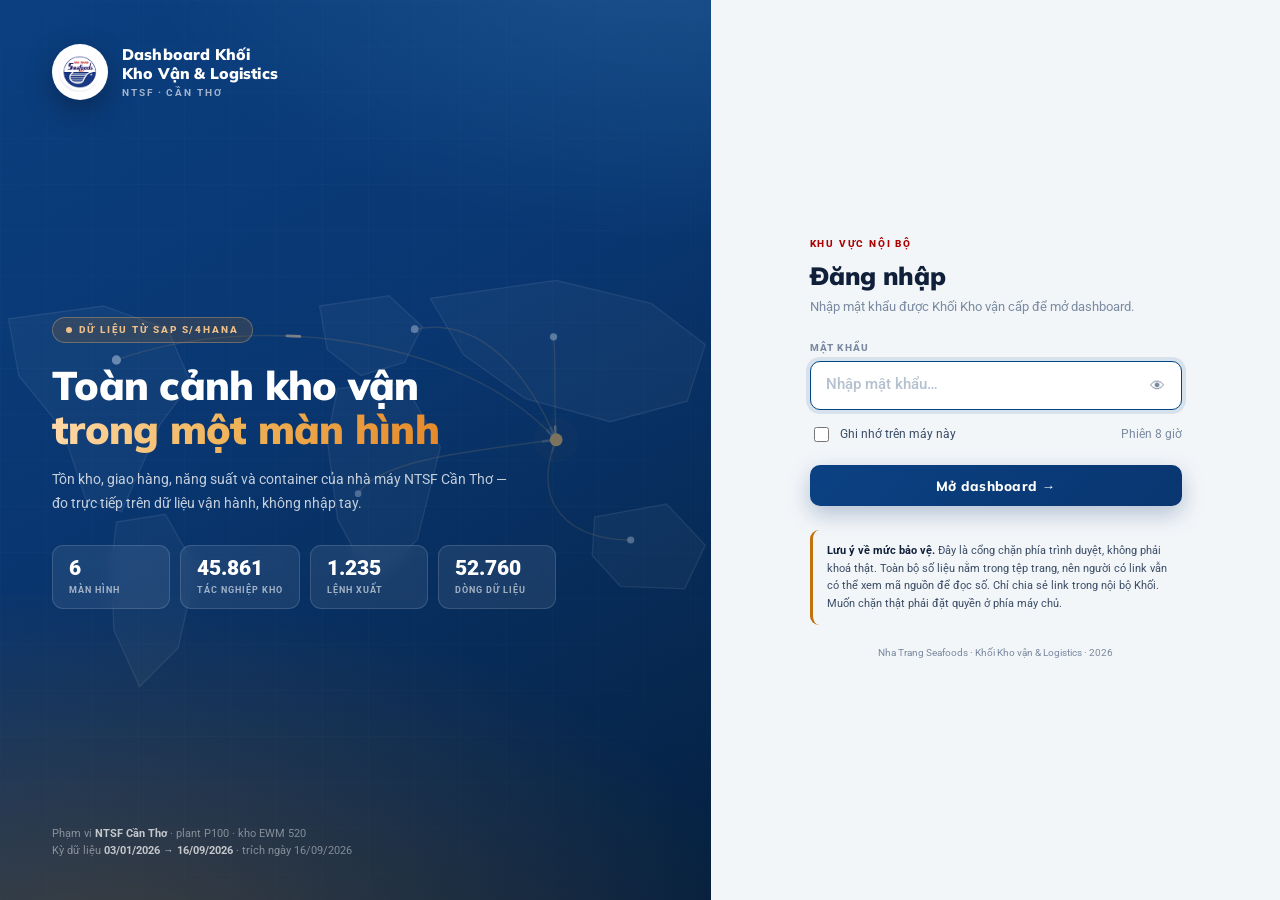
<file: du-lieu.html>
<!doctype html>
<html lang="vi">
<head>
<meta charset="utf-8">
<meta name="viewport" content="width=device-width, initial-scale=1, viewport-fit=cover">
<script data-src="auth.js">
/* ═══════════════════════════════════════════════════════
   Dashboard Khối Kho Vận & Logistics — cổng đăng nhập
   ───────────────────────────────────────────────────────
   LƯU Ý QUAN TRỌNG VỀ MỨC BẢO VỆ:
   Đây là CỔNG CHẶN phía trình duyệt, KHÔNG PHẢI KHOÁ THẬT.
   Toàn bộ số liệu nằm ngay trong tệp HTML. Người có link
   vẫn có thể xem mã nguồn trang để đọc số mà không cần
   đăng nhập. Muốn bảo vệ thật thì phải chặn ở phía máy chủ
   (SharePoint, IIS, Nginx...) hoặc mã hoá nội dung trang.
   Mật khẩu ở đây lưu dạng BĂM (SHA-256, 5.000 vòng, có muối)
   nên không đọc ngược ra được, nhưng cổng vẫn vượt qua được.

   ĐỔI MẬT KHẨU: xem hướng dẫn trong tệp DOI-MAT-KHAU.md
   ═══════════════════════════════════════════════════════ */
/* ── Khôi phục giao diện sáng/tối đã chọn ──────────────
   Đặt ở ĐÂY chứ không ở app.js là có lý do: auth.js là script đồng bộ
   đầu tiên trong <head>, chạy trước khi trang vẽ lần đầu. app.js dùng
   defer nên chạy sau khi trang đã vẽ — để ở đó thì mỗi lần chuyển trang
   sẽ loé trắng một nhịp rồi mới chuyển sang nền tối. */
(function () {
  try {
    var t = localStorage.getItem('ntsf_theme');
    if (t === 'dark' || t === 'light') document.documentElement.setAttribute('data-theme', t);
  } catch (e) { /* trình duyệt chặn bộ nhớ cục bộ thì bỏ qua, dùng mặc định */ }
})();

(function (root) {
  'use strict';

  /* ── Cấu hình ─────────────────────────────────────── */
  var SALT   = 'NTSF-KVL-2026::';
  var ROUNDS = 5000;
  var HASH   = 'af64b8c47783a4b4afd4b6db3922e9144b041d3426dc27fad94410a9715a2b6f';
  var KEY    = 'ntsf_kvl_session';
  var TTL_H  = 8;      // phiên hết hạn sau 8 giờ
  var LOGIN  = 'login.html';

  /* ── SHA-256 thuần JavaScript ─────────────────────────
     Không dùng crypto.subtle vì hàm đó không chạy khi mở
     trang bằng file:// (nháy đúp tệp trên ổ đĩa).        */
  var K = [
    0x428a2f98,0x71374491,0xb5c0fbcf,0xe9b5dba5,0x3956c25b,0x59f111f1,0x923f82a4,0xab1c5ed5,
    0xd807aa98,0x12835b01,0x243185be,0x550c7dc3,0x72be5d74,0x80deb1fe,0x9bdc06a7,0xc19bf174,
    0xe49b69c1,0xefbe4786,0x0fc19dc6,0x240ca1cc,0x2de92c6f,0x4a7484aa,0x5cb0a9dc,0x76f988da,
    0x983e5152,0xa831c66d,0xb00327c8,0xbf597fc7,0xc6e00bf3,0xd5a79147,0x06ca6351,0x14292967,
    0x27b70a85,0x2e1b2138,0x4d2c6dfc,0x53380d13,0x650a7354,0x766a0abb,0x81c2c92e,0x92722c85,
    0xa2bfe8a1,0xa81a664b,0xc24b8b70,0xc76c51a3,0xd192e819,0xd6990624,0xf40e3585,0x106aa070,
    0x19a4c116,0x1e376c08,0x2748774c,0x34b0bcb5,0x391c0cb3,0x4ed8aa4a,0x5b9cca4f,0x682e6ff3,
    0x748f82ee,0x78a5636f,0x84c87814,0x8cc70208,0x90befffa,0xa4506ceb,0xbef9a3f7,0xc67178f2
  ];

  function rotr(x, n) { return (x >>> n) | (x << (32 - n)); }

  function toUtf8(s) {
    var out = '', i, c;
    for (i = 0; i < s.length; i++) {
      c = s.charCodeAt(i);
      if (c < 0x80) out += String.fromCharCode(c);
      else if (c < 0x800) out += String.fromCharCode(0xC0 | (c >> 6), 0x80 | (c & 63));
      else out += String.fromCharCode(0xE0 | (c >> 12), 0x80 | ((c >> 6) & 63), 0x80 | (c & 63));
    }
    return out;
  }

  function sha256(msg) {
    var m = toUtf8(msg), bits = m.length * 8, i, j;
    m += '\x80';
    while (m.length % 64 !== 56) m += '\x00';

    var nw = m.length / 4, words = new Array(nw + 2);
    for (i = 0; i < nw; i++) words[i] = 0;
    for (i = 0; i < m.length; i++) words[i >> 2] |= m.charCodeAt(i) << (24 - (i % 4) * 8);
    words[nw]     = Math.floor(bits / 4294967296);
    words[nw + 1] = bits >>> 0;

    var H = [0x6a09e667,0xbb67ae85,0x3c6ef372,0xa54ff53a,0x510e527f,0x9b05688c,0x1f83d9ab,0x5be0cd19];
    var w = new Array(64), a, b, c, d, e, f, g, h, s0, s1, ch, mj, t1, t2;

    for (j = 0; j < words.length; j += 16) {
      for (i = 0; i < 16; i++) w[i] = words[j + i] | 0;
      for (i = 16; i < 64; i++) {
        s0 = rotr(w[i-15], 7) ^ rotr(w[i-15], 18) ^ (w[i-15] >>> 3);
        s1 = rotr(w[i-2], 17) ^ rotr(w[i-2], 19) ^ (w[i-2] >>> 10);
        w[i] = (w[i-16] + s0 + w[i-7] + s1) | 0;
      }
      a = H[0]; b = H[1]; c = H[2]; d = H[3]; e = H[4]; f = H[5]; g = H[6]; h = H[7];
      for (i = 0; i < 64; i++) {
        s1 = rotr(e, 6) ^ rotr(e, 11) ^ rotr(e, 25);
        ch = (e & f) ^ (~e & g);
        t1 = (h + s1 + ch + K[i] + w[i]) | 0;
        s0 = rotr(a, 2) ^ rotr(a, 13) ^ rotr(a, 22);
        mj = (a & b) ^ (a & c) ^ (b & c);
        t2 = (s0 + mj) | 0;
        h = g; g = f; f = e; e = (d + t1) | 0; d = c; c = b; b = a; a = (t1 + t2) | 0;
      }
      H[0] = (H[0]+a)|0; H[1] = (H[1]+b)|0; H[2] = (H[2]+c)|0; H[3] = (H[3]+d)|0;
      H[4] = (H[4]+e)|0; H[5] = (H[5]+f)|0; H[6] = (H[6]+g)|0; H[7] = (H[7]+h)|0;
    }
    var out = '';
    for (i = 0; i < 8; i++) out += ('00000000' + (H[i] >>> 0).toString(16)).slice(-8);
    return out;
  }

  function derive(pw) {
    var x = sha256(SALT + pw);
    for (var i = 1; i < ROUNDS; i++) x = sha256(x);
    return x;
  }

  /* ── Lưu phiên ────────────────────────────────────── */
  function store(remember) {
    return remember ? root.localStorage : root.sessionStorage;
  }

  function read() {
    var raw = null;
    try { raw = root.sessionStorage.getItem(KEY) || root.localStorage.getItem(KEY); } catch (e) { return null; }
    if (!raw) return null;
    try { return JSON.parse(raw); } catch (e) { return null; }
  }

  function valid() {
    var s = read();
    return !!(s && s.v === HASH && s.e > Date.now());
  }

  function grant(remember) {
    var payload = JSON.stringify({ v: HASH, e: Date.now() + TTL_H * 3600 * 1000 });
    try { store(remember).setItem(KEY, payload); } catch (e) { return false; }
    return true;
  }

  function clear() {
    try { root.sessionStorage.removeItem(KEY); root.localStorage.removeItem(KEY); } catch (e) {}
  }

  /* ── API ──────────────────────────────────────────── */
  root.NTSF_AUTH = {
    /* Kiểm tra mật khẩu. Trả về true/false. */
    check: function (pw) { return derive(String(pw || '')) === HASH; },

    /* Ghi nhận phiên đăng nhập. */
    grant: grant,

    /* Còn phiên hợp lệ hay không. */
    valid: valid,

    /* Số giờ còn lại của phiên. */
    ttl: function () {
      var s = read();
      return s && s.e > Date.now() ? (s.e - Date.now()) / 3600000 : 0;
    },

    /* Đặt ở <head> mỗi trang: chưa đăng nhập thì đá về trang đăng nhập. */
    guard: function () {
      if (valid()) return true;
      var here = root.location.pathname.split('/').pop() || 'index.html';
      root.location.replace(LOGIN + '?next=' + encodeURIComponent(here));
      return false;
    },

    /* Thoát và quay về trang đăng nhập. */
    logout: function () {
      clear();
      root.location.replace(LOGIN);
    },

    /* Dùng khi cần tính lại mã băm cho mật khẩu mới. */
    derive: derive
  };
})(window);

</script>
<script>NTSF_AUTH.guard();</script>
<title>Tình trạng dữ liệu KPI</title>
<link rel="preconnect" href="https://fonts.googleapis.com">
<link rel="preconnect" href="https://fonts.gstatic.com" crossorigin>
<link rel="stylesheet" href="https://fonts.googleapis.com/css2?family=Mulish:wght@400;600;700;800;900&family=Roboto:wght@400;500;700&display=swap">
<style data-src="styles.css">
:root{
  /* ——— Nhận diện Nha Trang Seafoods ——— */
  --navy:#093670; --navy-2:#0c4386; --blue:#004684;
  --c1:#004684; --c2:#2E6FA6; --c3:#7FA8C8; --c4:#0B2B4A; --c5:#C2710C;
  --amber:#C2710C; --amber-soft:#E9A13B; --amber-bg:#FDF6EC; --amber-line:#E8CFA6;
  --brand-red:#AB0101;
  /* ——— Trạng thái ——— */
  --good:#1F7A45; --bad:#B42318; --warn:#B7791F;
  --good-bg:#EDF7F1; --bad-bg:#FDF1F0; --warn-bg:#FDF7EA;
  /* ——— Trung tính lệch xanh ——— */
  --ink:#10203A; --ink-2:#41506B; --ink-3:#78879E;
  --line:#DCE3EB; --line-soft:#EAEFF4;
  --bg:#F3F6F9; --surface:#FFFFFF; --surface-soft:#FAFCFD; --surface-tint:#EFF4F8;
  --on-navy:#C6D4E4; --on-navy-2:#94A9C2;
  /* ——— Hình khối ——— */
  --r-card:12px; --r-panel:8px; --r-kpi:7px; --r-ctl:6px; --r-pill:999px;
  --sh-card:0 2px 8px rgba(9,54,112,.07);
  --sh-kpi:0 1px 4px rgba(9,54,112,.06);
  --sh-float:0 24px 70px rgba(9,26,50,.32);
  --sidebar-w:256px;
}
@media (prefers-color-scheme:dark){ :root:not([data-theme="light"]){
  --navy:#07264F; --navy-2:#0a3163; --blue:#4E96D0;
  --c1:#4E96D0; --c2:#7FB3DC; --c3:#A9CBE8; --c4:#2E6FA6; --c5:#E9A13B;
  --amber:#E9A13B; --amber-bg:#2A2113; --amber-line:#5C4A26;
  --brand-red:#E06060;
  --good:#4FBE83; --bad:#F0736A; --warn:#E0B255;
  --good-bg:#12291D; --bad-bg:#2E1613; --warn-bg:#2A2313;
  --ink:#E8EEF6; --ink-2:#AFC0D4; --ink-3:#7F92A8;
  --line:#22354E; --line-soft:#1B2B40;
  --bg:#0B1522; --surface:#121E2E; --surface-soft:#162335; --surface-tint:#1A2839;
  --on-navy:#B9CBE0; --on-navy-2:#8AA1BC;
  --sh-card:0 2px 8px rgba(0,0,0,.4);
  --sh-kpi:0 1px 4px rgba(0,0,0,.3);
}}
:root[data-theme="dark"]{
  --navy:#07264F; --navy-2:#0a3163; --blue:#4E96D0;
  --c1:#4E96D0; --c2:#7FB3DC; --c3:#A9CBE8; --c4:#2E6FA6; --c5:#E9A13B;
  --amber:#E9A13B; --amber-bg:#2A2113; --amber-line:#5C4A26;
  --brand-red:#E06060;
  --good:#4FBE83; --bad:#F0736A; --warn:#E0B255;
  --good-bg:#12291D; --bad-bg:#2E1613; --warn-bg:#2A2313;
  --ink:#E8EEF6; --ink-2:#AFC0D4; --ink-3:#7F92A8;
  --line:#22354E; --line-soft:#1B2B40;
  --bg:#0B1522; --surface:#121E2E; --surface-soft:#162335; --surface-tint:#1A2839;
  --on-navy:#B9CBE0; --on-navy-2:#8AA1BC;
  --sh-card:0 2px 8px rgba(0,0,0,.4);
  --sh-kpi:0 1px 4px rgba(0,0,0,.3);
}

*{box-sizing:border-box}
html,body{margin:0;padding:0}
body{
  background:var(--bg); color:var(--ink);
  font-family:Mulish,"Segoe UI",system-ui,-apple-system,Arial,sans-serif;
  font-size:14px; line-height:1.45; -webkit-font-smoothing:antialiased;
}
.num{font-family:Roboto,Mulish,system-ui,sans-serif; font-variant-numeric:tabular-nums}

/* ═══ KHUNG ═══ */
.shell{display:flex; min-height:100vh}

/* ═══ SIDEBAR ═══ */
.side{
  width:var(--sidebar-w); flex:0 0 var(--sidebar-w); background:var(--navy);
  display:flex; flex-direction:column; position:sticky; top:0; height:100vh; overflow-y:auto;
}
.side-top{display:flex; gap:12px; align-items:center; padding:20px 16px 18px; border-bottom:1px solid rgba(255,255,255,.09)}
.side-badge{
  width:58px; height:58px; flex:0 0 58px; border-radius:var(--r-pill); background:#fff;
  display:flex; align-items:center; justify-content:center; overflow:hidden;
  box-shadow:0 2px 8px rgba(0,0,0,.25); padding:4px;
}
.side-badge img{
  display:block; width:100%; height:100%;
  max-width:100%; max-height:100%; object-fit:contain;
}
.side-name{font-size:13px; font-weight:800; color:#fff; line-height:1.3; letter-spacing:-.005em}
.side-sub{font-size:9px; font-weight:700; color:var(--on-navy); letter-spacing:.07em; margin-top:4px}
.nav{padding:10px 10px 16px; flex:1}
.nav-label{font-size:8px; font-weight:800; letter-spacing:.15em; text-transform:uppercase; color:var(--amber-soft); padding:20px 9px 9px}
.nav-label + .nav-label, .nav-label.dim{color:var(--on-navy-2)}
.nav-item{ text-decoration:none;
  display:flex; align-items:center; gap:11px; padding:11px 11px; border-radius:var(--r-ctl);
  color:var(--on-navy); font-size:12px; font-weight:600; cursor:pointer; border:0;
  background:transparent; width:100%; text-align:left; font-family:inherit;
  border-left:3px solid transparent; margin-bottom:5px; line-height:1.3;
}
.nav-item:hover{background:rgba(255,255,255,.07); color:#fff}
.nav-item[aria-current="page"]{background:rgba(255,255,255,.13); color:#fff; border-left-color:var(--brand-red)}
.nav-item:focus-visible{outline:2px solid var(--amber-soft); outline-offset:1px}
.nav-ico{width:14px; text-align:center; opacity:.85; flex:0 0 14px}
.nav-item .soon{margin-left:auto; font-size:8px; font-weight:700; color:var(--on-navy-2); letter-spacing:.04em}
.side-foot{padding:16px 16px 20px; border-top:1px solid rgba(255,255,255,.09)}
.side-foot h4{margin:0 0 9px; font-size:9px; font-weight:800; letter-spacing:.13em; color:var(--amber-soft); text-transform:uppercase}
.side-foot p{margin:0 0 6px; font-size:9.5px; color:var(--on-navy-2); line-height:1.6}
.side-foot p:last-child{margin-bottom:0}

/* ═══ MAIN ═══ */
.main{flex:1; min-width:0; display:flex; flex-direction:column}
.topbar{
  position:sticky; top:env(safe-area-inset-top,0px); z-index:30;
  background:var(--surface); border-bottom:1px solid var(--line);
  display:flex; align-items:center; gap:14px; padding:10px 20px; flex-wrap:wrap;
}
.eyebrow{font-size:9px; font-weight:800; letter-spacing:.14em; text-transform:uppercase; color:var(--brand-red)}
.topbar h1{margin:2px 0 0; font-size:23px; font-weight:800; letter-spacing:-.01em}
.topbar .grow{flex:1}
.btn{
  display:inline-flex; align-items:center; gap:6px; font-family:inherit; font-size:11px; font-weight:700;
  padding:7px 13px; border-radius:var(--r-pill); border:1px solid var(--line);
  background:var(--surface); color:var(--ink-2); cursor:pointer;
}
.btn:hover{background:var(--surface-tint); color:var(--ink)}
.btn.primary{background:var(--blue); border-color:var(--blue); color:#fff}
.btn.primary:hover{background:var(--navy); border-color:var(--navy)}
.btn:focus-visible{outline:2px solid var(--amber); outline-offset:2px}

.wrap{padding:16px 20px 40px; display:flex; flex-direction:column; gap:14px}

/* ═══ BỘ LỌC ═══ */
.filters{background:var(--surface); border:1px solid var(--line); border-radius:var(--r-panel); padding:12px 14px; box-shadow:var(--sh-kpi)}
.filters h3{margin:0 0 9px; font-size:12px; font-weight:700}
.chips{display:flex; gap:6px; flex-wrap:wrap; align-items:center}
.chip{
  font-family:inherit; font-size:11px; font-weight:700; padding:5px 11px; border-radius:var(--r-pill);
  border:1px solid var(--line); background:var(--surface); color:var(--ink-2); cursor:pointer;
}
.chip:hover{border-color:var(--c2); color:var(--ink)}
.chip[aria-pressed="true"]{background:var(--blue); border-color:var(--blue); color:#fff}
.chip:focus-visible{outline:2px solid var(--amber); outline-offset:2px}
.filter-note{margin:9px 0 0; font-size:10px; color:var(--ink-3); line-height:1.5}

/* ═══ BĂNG MỤC ═══ */
.banner{
  background:linear-gradient(100deg,var(--navy),var(--navy-2)); color:#fff;
  border-radius:var(--r-panel); padding:13px 16px;
}
.banner h2{margin:0; font-size:20px; font-weight:800; letter-spacing:-.01em}
.banner p{margin:4px 0 0; font-size:10.5px; color:var(--on-navy); line-height:1.5}

/* ═══ HERO + KPI ═══
   Hero cố định bề ngang hẹp để nhường chỗ cho lưới KPI dàn ngang — trước đây hero
   chiếm 1/3 bề rộng và bị kéo cao theo lưới, để lại một khoảng trống lớn. */
.hero-row{display:grid; grid-template-columns:minmax(186px,224px) minmax(0,1fr); gap:12px; align-items:stretch}
.hero{
  background:var(--surface); border:1px solid var(--line); border-top:3px solid var(--c5);
  border-radius:var(--r-card); padding:13px 14px; box-shadow:var(--sh-card);
  display:flex; flex-direction:column; justify-content:center; cursor:pointer; text-align:left; font-family:inherit;
}
.hero:hover{border-color:var(--c2)}
.hero:focus-visible{outline:2px solid var(--amber); outline-offset:2px}
.hero .lbl{font-size:9px; font-weight:800; letter-spacing:.11em; text-transform:uppercase; color:var(--ink-3)}
.hero .kpi-head{margin-bottom:2px}
.hero .big{font-size:38px; font-weight:900; line-height:1; letter-spacing:-.03em; margin:6px 0 2px; color:var(--ink)}
.hero .big small{font-size:15px; font-weight:800; margin-left:2px}
.hero .sub{font-size:10.5px; color:var(--ink-2); font-weight:600; line-height:1.45}
.hero .delta{margin-top:7px; font-size:10.5px; font-weight:800; line-height:1.4}
.hero .foot{margin-top:8px; padding-top:7px; border-top:1px dashed var(--line); font-size:9.5px; color:var(--ink-3); line-height:1.5}

/* Lưới KPI dàn tối đa 4 cột để giảm số hàng — hero đã thu hẹp nên còn dư bề ngang.
   Mốc ngắt tính theo bề rộng CỬA SỔ, mà vùng nội dung còn phải trừ 260px thanh bên
   và 224px thẻ hero — nên ngưỡng phải rộng hơn bề rộng thẻ mong muốn khá nhiều. */
.kpis{display:grid; grid-template-columns:repeat(5,minmax(0,1fr)); gap:9px}
@media (max-width:1560px){ .kpis{grid-template-columns:repeat(4,minmax(0,1fr))} }
@media (max-width:1360px){ .kpis{grid-template-columns:repeat(3,minmax(0,1fr))} }
@media (max-width:1040px){ .kpis{grid-template-columns:repeat(2,minmax(0,1fr))} }
@media (max-width:620px){ .kpis{grid-template-columns:minmax(0,1fr)} }
.kpi{
  background:var(--surface); border:1px solid var(--line); border-radius:var(--r-kpi);
  padding:10px 11px 9px; box-shadow:var(--sh-kpi); cursor:pointer; text-align:left;
  font-family:inherit; color:inherit; display:flex; flex-direction:column; gap:1px;
}
.kpi:hover{border-color:var(--c2)}
.kpi:focus-visible{outline:2px solid var(--amber); outline-offset:2px}
.kpi .lbl{font-size:9px; font-weight:800; letter-spacing:.09em; text-transform:uppercase; color:var(--ink-3)}
/* nhãn cho biết chỉ số thuộc bộ KPI nào.
   flex-wrap: từ 13/10/2026 nhãn mang nguyên mã chỉ tiêu ("Thay cho KPI-152",
   "KPI-150 · quy tiền") nên dài hơn nhãn cũ ("Vận hành"). Không cho xuống dòng
   thì tên chỉ tiêu bị ép còn một hai chữ mỗi dòng, thẻ cao lêu nghêu. */
.kpi-head{display:flex; align-items:center; justify-content:space-between;
  gap:6px; flex-wrap:wrap; row-gap:4px}
.tag{
  font-size:8px; font-weight:800; letter-spacing:.06em; padding:2px 6px;
  border-radius:var(--r-pill); white-space:nowrap; flex:none;
}
.tag.kpi-code{background:var(--surface-tint); color:var(--blue); border:1px solid var(--line)}
.tag.kpi-part{background:var(--warn-bg); color:var(--warn); border:1px solid var(--amber-line)}
.tag.ops{background:transparent; color:var(--ink-3); border:1px dashed var(--line)}
.kpi .val{font-size:19px; font-weight:800; line-height:1.15; letter-spacing:-.02em}
.kpi .unit{font-size:9px; font-weight:400; color:var(--ink-3); margin-left:3px}
.kpi .cmp{font-size:9px; font-weight:800; margin-top:1px}
.kpi .prev{font-size:9px; color:var(--ink-3)}
.kpi .formula{font-size:9px; color:var(--ink-3); margin-top:5px; padding-top:5px; border-top:1px dashed var(--line-soft); line-height:1.4}
.kpi .spark{margin-top:5px; height:26px}
.up{color:var(--good)} .down{color:var(--bad)} .flat{color:var(--ink-3)}

/* ═══ NHÃN CHỈ TIÊU CẠNH TIÊU ĐỀ ═══
   Hệ mã dashboard cũ (.ma-code — QL2-B07, CL1-K01, đuôi -CT) đã bỏ ngày 11/10/2026.
   Cạnh tiêu đề giờ chỉ còn nhãn .tag mang mã thư viện KPI, chèn bằng NTSF_MA.gan(). */
.card>h3>.tag, .insight>h4>.tag{ margin-left:8px; vertical-align:middle }

/* ═══ THẺ BIỂU ĐỒ ═══ */
.grid2{display:grid; grid-template-columns:repeat(auto-fit,minmax(380px,1fr)); gap:14px}
.card{background:var(--surface); border:1px solid var(--line); border-radius:var(--r-card); padding:14px 16px 12px; box-shadow:var(--sh-card)}
.card h3{margin:0; font-size:14px; font-weight:700; letter-spacing:-.005em}
.card .how{margin:5px 0 0; font-size:10px; color:var(--ink-3); line-height:1.5}
.legend{display:flex; gap:14px; flex-wrap:wrap; margin:9px 0 2px}
.legend span{display:inline-flex; align-items:center; gap:5px; font-size:10px; font-weight:600; color:var(--ink-2)}
.swatch{width:11px; height:11px; border-radius:2px; flex:0 0 11px}
.swatch.line{height:3px; border-radius:2px; width:15px; flex-basis:15px}
.swatch.dash{height:0; border-top:2px dashed var(--ink-3); width:15px; flex-basis:15px; border-radius:0}
.chart{margin-top:4px; position:relative}
.chart svg{display:block; width:100%; height:auto}
.hitbox{cursor:pointer}
.hitbox:hover{fill:rgba(0,70,132,.06)}

/* tooltip */
.tip{
  position:fixed; z-index:120; pointer-events:none; opacity:0; transition:opacity .09s;
  background:var(--surface); border:1px solid var(--line); border-radius:var(--r-ctl);
  box-shadow:0 12px 32px rgba(9,54,112,.2); padding:8px 10px; font-size:11px; min-width:130px;
}
.tip.on{opacity:1}
.tip b{display:block; font-size:11px; margin-bottom:5px; color:var(--ink)}
.tip .r{display:flex; justify-content:space-between; gap:14px; margin-top:2px; color:var(--ink-2)}
.tip .r i{font-style:normal; font-weight:700; color:var(--ink)}

/* ═══ BẢNG ═══ */
.tbl-wrap{overflow-x:auto; margin-top:10px}
table{border-collapse:collapse; width:100%; font-size:11px; min-width:520px}
thead th{
  background:var(--navy); color:#fff; font-size:9px; font-weight:800; letter-spacing:.07em;
  text-transform:uppercase; padding:8px 10px; text-align:left; white-space:nowrap;
}
thead th.r{text-align:right}
tbody td{padding:8px 10px; border-bottom:1px solid var(--line-soft); color:var(--ink-2)}
tbody td.r{text-align:right}
tbody td b{color:var(--ink); font-weight:700}
tbody tr:hover{background:var(--surface-tint)}
.dot{display:inline-block; width:8px; height:8px; border-radius:50%; margin-right:6px; vertical-align:-1px}
.pill{display:inline-flex; align-items:center; gap:5px; font-size:9.5px; font-weight:800; padding:3px 8px; border-radius:var(--r-pill)}
.pill.bad{background:var(--bad-bg); color:var(--bad)}
.pill.warn{background:var(--warn-bg); color:var(--warn)}
.pill.good{background:var(--good-bg); color:var(--good)}

/* ═══ HỘP KẾT LUẬN ═══ */
.insight{background:var(--amber-bg); border:1px solid var(--amber-line); border-left:4px solid var(--amber); border-radius:var(--r-panel); padding:12px 15px}
.insight h4{margin:0 0 6px; font-size:9.5px; font-weight:800; letter-spacing:.11em; text-transform:uppercase; color:var(--amber)}
.insight p{margin:0 0 5px; font-size:11.5px; color:var(--ink-2); line-height:1.6}
.insight p:last-child{margin-bottom:0}
.insight .formula{font-family:Roboto,monospace; font-weight:700; color:var(--ink); font-size:11.5px}
.insight .act{font-weight:800; color:var(--ink)}

/* ═══ MODAL ĐÀO SÂU ═══ */
.scrim{position:fixed; inset:0; background:rgba(9,26,50,.62); z-index:200; display:none; padding:20px; overflow-y:auto}
.scrim.on{display:block}
.modal{
  background:var(--bg); border-radius:var(--r-card); box-shadow:var(--sh-float);
  max-width:1120px; margin:0 auto; overflow:hidden;
}
.modal-head{background:var(--surface); padding:15px 20px 13px; border-bottom:1px solid var(--line); display:flex; align-items:flex-start; gap:14px}
.modal-head h2{margin:2px 0 0; font-size:23px; font-weight:800; letter-spacing:-.015em}
.modal-head h2 span{font-size:14px; font-weight:600; color:var(--ink-3); margin-left:7px}
.modal-body{padding:14px 20px 22px; display:flex; flex-direction:column; gap:13px}
.attrs{display:grid; grid-template-columns:repeat(auto-fit,minmax(118px,1fr)); gap:0; background:var(--surface); border:1px solid var(--line); border-radius:var(--r-panel); overflow:hidden}
.attr{padding:10px 13px; border-right:1px solid var(--line-soft)}
.attr:last-child{border-right:0}
.attr .k{font-size:8.5px; font-weight:800; letter-spacing:.09em; text-transform:uppercase; color:var(--ink-3)}
.attr .v{font-size:13px; font-weight:800; margin-top:3px; color:var(--ink)}
.attr .v small{font-size:9.5px; font-weight:600; color:var(--ink-3)}
.close{background:transparent; border:0; font-size:22px; line-height:1; color:var(--ink-3); cursor:pointer; padding:3px 7px; border-radius:var(--r-ctl); font-family:inherit}
.close:hover{background:var(--surface-tint); color:var(--ink)}
.close:focus-visible{outline:2px solid var(--amber); outline-offset:2px}

/* Dưới ngưỡng này lưới KPI chỉ còn 2 cột — để hero đứng cột hẹp bên cạnh sẽ bị kéo
   cao lêu nghêu, nên cho hero trải hết bề ngang thành một dải ngắn phía trên. */
@media (max-width:1040px){ .hero-row{grid-template-columns:minmax(0,1fr)} }
@media (max-width:960px){
  .side{position:fixed; left:-260px; transition:left .2s; z-index:60}
  .side.open{left:0}
  .main{width:100%}
  .menu-btn{display:inline-flex !important}
}
.menu-btn{display:none}
@media (max-width:430px){
  .wrap{padding:12px 16px 32px}
  .topbar{padding:10px 16px}
  .hero .big{font-size:42px}
}
@media (prefers-reduced-motion:reduce){*{transition:none !important; animation:none !important}}
.nav-item[aria-disabled="true"]{opacity:.62; cursor:default}
.nav-item[aria-disabled="true"]:hover{background:transparent; color:var(--on-navy)}

/* ═══ GHI CHÚ TẠI CHỖ ═══ */
.note-pin{margin-left:8px;border:0;background:transparent;color:var(--ink-3);cursor:pointer;
  font-size:13px;line-height:1;padding:2px 5px;border-radius:5px;opacity:.45;transition:opacity .15s,background .15s}
.note-pin:hover{opacity:1;background:var(--surface-tint);color:var(--blue)}
.card:hover .note-pin,.insight:hover .note-pin,.banner:hover .note-pin{opacity:.8}
.banner .note-pin{color:rgba(255,255,255,.75)}
.banner .note-pin:hover{background:rgba(255,255,255,.16);color:#fff}

.note-fab{position:fixed;right:20px;bottom:20px;z-index:60;width:50px;height:50px;border:0;cursor:pointer;
  border-radius:var(--r-pill);background:linear-gradient(135deg,#0B4183,#093670);color:#fff;font-size:20px;
  box-shadow:0 8px 24px rgba(9,54,112,.34);transition:transform .15s,box-shadow .15s}
.note-fab:hover{transform:translateY(-2px);box-shadow:0 12px 30px rgba(9,54,112,.42)}
.note-count{position:absolute;top:-4px;right:-4px;min-width:20px;height:20px;border-radius:var(--r-pill);
  background:var(--brand-red);color:#fff;font:800 11px/20px Roboto,sans-serif;padding:0 5px}
.note-count:empty{display:none}

/* Man mo phia sau, de khung ghi chu khong chim vao bieu do */
.note-veil{position:fixed;inset:0;z-index:59;background:rgba(9,26,50,.34);
  backdrop-filter:blur(2px);-webkit-backdrop-filter:blur(2px);display:none}
.note-veil.on{display:block}
.note-panel{position:fixed;right:20px;bottom:82px;z-index:61;width:min(380px,calc(100vw - 40px));
  max-height:min(640px,calc(100vh - 120px));overflow:auto;
  background:var(--surface);border:1px solid var(--line);
  border-radius:var(--r-card);box-shadow:var(--sh-float);padding:14px 16px 16px;display:none}
.note-panel.on{display:block}
/* Man hinh hep: khung an ra gan full be rong, day len tren nut tron */
@media (max-width:560px){
  .note-panel{right:10px;left:10px;width:auto;bottom:76px;max-height:calc(100vh - 100px)}
  .note-fab{right:14px;bottom:14px}
}
.note-head{display:flex;align-items:center;justify-content:space-between;margin-bottom:10px}
.note-head b{font:800 14px/1.3 Mulish,sans-serif;color:var(--ink)}
.note-x{border:0;background:transparent;color:var(--ink-3);cursor:pointer;font-size:15px;padding:3px 6px;border-radius:6px}
.note-x:hover{background:var(--surface-tint);color:var(--ink)}
.note-lb{display:block;font:800 9px/1 Roboto,sans-serif;letter-spacing:.13em;text-transform:uppercase;
  color:var(--ink-3);margin:10px 0 5px}
.note-at{background:var(--surface-tint);border-left:3px solid var(--c5);border-radius:6px;padding:7px 10px;
  font:600 11.5px/1.45 Roboto,sans-serif;color:var(--ink-2)}
.note-panel select,.note-panel textarea{width:100%;border:1.5px solid var(--line);border-radius:8px;
  padding:8px 10px;font:400 12.5px/1.5 Roboto,sans-serif;color:var(--ink);background:var(--bg);outline:none;resize:vertical}
.note-panel select:focus,.note-panel textarea:focus{border-color:var(--blue);background:var(--surface)}
.note-save{width:100%;margin-top:10px;padding:10px;border:0;border-radius:8px;cursor:pointer;
  background:linear-gradient(135deg,#0B4183,#093670);color:#fff;font:800 12.5px/1 Mulish,sans-serif}
.note-save:hover{filter:brightness(1.08)}
.note-msg{margin:8px 0 0;font:600 11px/1.4 Roboto,sans-serif;min-height:14px}
.note-msg.ok{color:var(--good)} .note-msg.bad{color:var(--bad)}
.note-list-head{display:flex;align-items:center;justify-content:space-between;margin:16px 0 8px;
  padding-top:12px;border-top:1px solid var(--line)}
.note-list-head b{font:800 12px/1 Mulish,sans-serif;color:var(--ink)}
.note-mini{border:1px solid var(--line);background:var(--surface);color:var(--ink-2);cursor:pointer;
  font:700 10px/1 Roboto,sans-serif;padding:5px 8px;border-radius:var(--r-pill);margin-left:5px}
.note-mini:hover{background:var(--surface-tint);color:var(--ink)}
.note-item{background:var(--surface-tint);border-radius:8px;padding:9px 11px;margin-bottom:7px}
.note-item-top{display:flex;align-items:center;gap:7px;margin-bottom:4px}
.note-tag{font:800 9px/1 Roboto,sans-serif;letter-spacing:.06em;text-transform:uppercase;
  background:rgba(0,70,132,.12);color:var(--blue);padding:3px 6px;border-radius:var(--r-pill)}
.note-when{font:400 9.5px/1 Roboto,sans-serif;color:var(--ink-3)}
.note-del{margin-left:auto;border:0;background:transparent;color:var(--ink-3);cursor:pointer;font-size:11px;padding:2px 5px;border-radius:5px}
.note-del:hover{background:rgba(180,35,24,.12);color:var(--bad)}
.note-where{font:700 10px/1.35 Roboto,sans-serif;color:var(--ink-2);margin-bottom:3px}
.note-body{font:400 11.5px/1.55 Roboto,sans-serif;color:var(--ink);white-space:pre-wrap}
.note-empty{margin:0;font:400 11.5px/1.6 Roboto,sans-serif;color:var(--ink-3)}
@media print{.note-fab,.note-panel,.note-veil,.note-pin{display:none !important}}
/* ══ THANH LỌC PHẠM VI ═══════════════════════════════════════════
   Một hàng nút nhanh + một hàng ô chọn. Thay cho cây phân cấp cũ vì
   quá nhiều bước bấm mới tới được kỳ cần xem. */
.pv{display:flex;flex-direction:column;gap:10px}
.pv-top{display:flex;align-items:center;gap:10px;flex-wrap:wrap}
.pv-tog{border:0;background:transparent;cursor:pointer;padding:0;display:flex;align-items:center;gap:6px;
  font:800 14px/1.3 Mulish,sans-serif;color:var(--ink)}
.pv-mui{color:var(--ink-3);font-size:11px}
.pv-badge{background:var(--surface-tint);border:1px solid var(--line);border-radius:var(--r-pill);
  padding:2px 10px;font:700 10.5px/1.6 Roboto,sans-serif;color:var(--ink-2);white-space:nowrap}
.pv-grow{flex:1}
.pv-reset{color:var(--ink-3)}
.pv-body{display:grid;grid-template-columns:repeat(auto-fit,minmax(150px,1fr));gap:10px;align-items:end}
.pv-f{display:flex;flex-direction:column;gap:4px;min-width:0}
.pv-f>span{font:700 9px/1.6 Roboto,sans-serif;letter-spacing:.06em;text-transform:uppercase;color:var(--ink-3)}
.pv-f select,.pv-f input{width:100%;min-width:0;box-sizing:border-box;
  background:var(--surface);border:1px solid var(--line);border-radius:var(--r-ctl);
  padding:7px 10px;font:500 12.5px/1.3 Roboto,sans-serif;color:var(--ink);outline:none}
.pv-f select{appearance:none;-webkit-appearance:none;cursor:pointer;padding-right:26px;
  background-image:linear-gradient(45deg,transparent 50%,var(--ink-3) 50%),linear-gradient(135deg,var(--ink-3) 50%,transparent 50%);
  background-position:calc(100% - 15px) 14px,calc(100% - 10px) 14px;
  background-size:5px 5px,5px 5px;background-repeat:no-repeat}
.pv-f select:focus,.pv-f input:focus{border-color:var(--blue)}
.pv-q{grid-column:span 2}
@media(max-width:760px){.pv-q{grid-column:span 1}}
.pv-ip{position:relative;display:block}
.pv-ip i{position:absolute;left:9px;top:50%;transform:translateY(-50%);font-style:normal;color:var(--ink-3);font-size:13px}
.pv-ip input{padding-left:27px}
.rb-note{margin:0;font:400 11px/1.6 Roboto,sans-serif;color:var(--ink-2)}
.rb-note b{color:var(--ink)}
.rb-warn{background:var(--warn-bg);border-left:3px solid var(--warn);border-radius:6px;padding:7px 10px}
/* bảng so sánh hai kỳ */
.ss-wrap td.d-up{color:var(--good);font-weight:800}
.ss-wrap td.d-down{color:var(--bad);font-weight:800}
.ss-wrap td.d-flat{color:var(--ink-3)}
/* ══ KHUNG CHỜ DỮ LIỆU VÀ CÔNG TẮC DỮ LIỆU MẪU ═══════════════════
   Chỉ tiêu chưa có dữ liệu vẫn vẽ khung trục thật, hộp giữa khung nói rõ
   thiếu gì. Bật dữ liệu mẫu thì in chìm chữ lên biểu đồ để ảnh chụp màn
   hình không bị đọc nhầm thành số SAP. */
.kho-du{position:absolute;left:50%;top:46%;transform:translate(-50%,-50%);
  width:min(88%,420px);background:var(--surface);border:1px dashed var(--warn);
  border-radius:var(--r-panel);padding:10px 14px;text-align:center;box-shadow:var(--sh-kpi)}
.kho-du>b{display:block;font:800 12.5px/1.4 Mulish,sans-serif;color:var(--warn);margin-bottom:4px}
.kho-du>span{display:block;font:400 11px/1.6 Roboto,sans-serif;color:var(--ink-2)}
.kho-du>span b{color:var(--ink)}
.kho-du code{font-size:10px}
.demo-nut{margin-left:8px;border:1px solid var(--line);background:var(--surface);cursor:pointer;
  border-radius:var(--r-pill);padding:2px 11px;font:700 10px/1.7 Roboto,sans-serif;color:var(--ink-3);
  vertical-align:middle}
.demo-nut:hover{border-color:var(--ink-3)}
.demo-nut[aria-pressed="true"]{background:var(--bad);border-color:var(--bad);color:#fff}
.demo-bang{background:var(--bad-bg);border:1px solid var(--bad);border-left-width:4px;border-radius:6px;
  padding:7px 11px;margin:0 0 8px;font:400 10.5px/1.55 Roboto,sans-serif;color:var(--ink-2)}
.demo-bang b{color:var(--bad)}
/* ══ QUYẾT ĐỊNH GẮN VÀO TỪNG CHỈ SỐ ══════════════════════════════
   Sau workshop ERP 01-02/10/2026. Bỏ bảng liệt kê quyết định riêng ngày
   11/10 và bỏ nốt khối "thẻ người dùng" (.qd-the) ngày 13/10: quyết định
   phải nằm thẳng trong chỉ số, mở chỉ số ra là thấy — không khối nào ở
   cấp màn chen giữa tiêu đề và con số nữa. */
/* dòng quyết định trên mặt thẻ chỉ tiêu — thay cho dòng công thức */
.qd-dong{display:block;margin-top:6px;padding-top:6px;border-top:1px dashed var(--line);
  font:700 10.5px/1.5 Roboto,sans-serif;color:var(--blue);text-align:left}
.qd-v-chua{color:var(--bad)}
.qd-v-phan{color:var(--warn)}
/* nút mã QĐ cạnh tiêu đề biểu đồ */
.qd-ma{border:1px solid var(--blue);background:var(--surface);color:var(--blue);cursor:pointer;
  border-radius:var(--r-pill);padding:1px 9px;font:800 10px/1.7 Roboto,sans-serif;
  white-space:nowrap;vertical-align:middle;margin-left:8px}
.qd-ma:hover{background:var(--blue);color:#fff}
/* khối quyết định chèn lên đầu bảng phân tích sâu */
.qd-khoi{background:var(--surface-tint);border:1px solid var(--line);
  border-left:4px solid var(--c2);border-radius:var(--r-panel);padding:13px 16px;margin-bottom:14px}
.qd-khoi-top{display:flex;align-items:center;gap:10px;flex-wrap:wrap;margin-bottom:10px}
.qd-khoi-top b{font:800 14px/1.35 Mulish,sans-serif;color:var(--ink)}
.qd-khoi-luoi{display:grid;grid-template-columns:1.1fr 1.4fr .8fr;gap:14px}
@media(max-width:900px){.qd-khoi-luoi{grid-template-columns:1fr}}
.qd-khoi-luoi h5{margin:0 0 3px;font:800 9px/1.5 Roboto,sans-serif;letter-spacing:.06em;
  text-transform:uppercase;color:var(--ink-3)}
.qd-khoi-luoi h5 i{font-style:normal;text-transform:none;letter-spacing:0;color:var(--warn)}
.qd-khoi-luoi p{margin:0;font:400 11.5px/1.6 Roboto,sans-serif;color:var(--ink-2)}
.qd-khoi-luoi b{color:var(--ink)}
.qd-khoi-thieu{margin:10px 0 0;background:var(--warn-bg);border-left:3px solid var(--warn);
  border-radius:6px;padding:7px 10px;font:400 10.5px/1.6 Roboto,sans-serif;color:var(--ink-2)}
.qd-khoi-thieu b{color:var(--ink)}
.qd-tt{display:inline-block;font:800 9px/1.6 Roboto,sans-serif;letter-spacing:.04em;
  text-transform:uppercase;padding:2px 8px;border-radius:var(--r-pill);white-space:nowrap}
.qd-du{background:var(--good-bg);color:var(--good);border:1px solid var(--good)}
.qd-phan{background:var(--warn-bg);color:var(--warn);border:1px solid var(--amber-line)}
.qd-chua{background:var(--bad-bg);color:var(--bad);border:1px solid var(--bad)}
/* nhãn Dẫn dắt / Kết quả trên thẻ chỉ tiêu */
.tag.lead{background:var(--good-bg);color:var(--good);border:1px solid var(--good)}
.tag.lag{background:var(--surface-tint);color:var(--ink-2);border:1px solid var(--line)}
</style>
<style>
/* ── Lưới trạng thái KPI — chỉ dùng ở màn này ── */
.kgrid{display:grid;grid-template-columns:repeat(4,minmax(0,1fr));gap:10px;margin-top:12px}
@media(max-width:1180px){.kgrid{grid-template-columns:repeat(2,minmax(0,1fr))}}
@media(max-width:620px){.kgrid{grid-template-columns:1fr}}
.kcard{position:relative;text-align:left;background:var(--surface);border:1px solid var(--line);
  border-left:4px solid var(--line);border-radius:var(--r-kpi);padding:11px 12px 10px;cursor:pointer;
  display:flex;flex-direction:column;gap:5px;font:inherit;transition:border-color .15s,box-shadow .15s,transform .15s}
.kcard:hover{box-shadow:0 6px 18px rgba(9,54,112,.13);transform:translateY(-1px)}
.kcard:focus-visible{outline:2px solid var(--blue);outline-offset:2px}
.kcard.s-du{border-left-color:var(--good)}
.kcard.s-dk{border-left-color:var(--warn)}
.kcard.s-do{border-left-color:var(--bad)}
.kcard .k-top{display:flex;align-items:center;gap:6px}
.kcard .k-ma{font:800 9px/1 Roboto,sans-serif;letter-spacing:.08em;padding:3px 6px;border-radius:var(--r-pill);
  background:rgba(0,70,132,.10);color:var(--blue)}
.kcard .k-ma.none{background:rgba(16,32,58,.07);color:var(--ink-3);border:1px dashed var(--line)}
.kcard .k-dot{width:8px;height:8px;border-radius:50%;margin-left:auto;flex:none}
.s-du .k-dot{background:var(--good)} .s-dk .k-dot{background:var(--warn)} .s-do .k-dot{background:var(--bad)}
.kcard .k-ten{font:700 12.5px/1.32 Mulish,sans-serif;color:var(--ink)}
.kcard .k-val{font:800 17px/1 Roboto,sans-serif;color:var(--ink)}
.kcard .k-val.off{font-size:13px;color:var(--ink-3);font-weight:700}
.kcard .k-val small{font:400 9px/1 Roboto,sans-serif;color:var(--ink-3);margin-left:3px}
.kcard .k-muc{font:400 9.5px/1.3 Roboto,sans-serif;color:var(--ink-3)}
.kcard .k-man{font:700 9px/1.3 Roboto,sans-serif;color:var(--ink-2);margin-top:1px}
.kcard .k-man.miss{color:var(--ink-3);font-weight:400;font-style:italic}
.dotline{display:inline-flex;align-items:center;gap:6px}
.dotline i{width:8px;height:8px;border-radius:50%;flex:none}
.wave{display:flex;gap:10px;flex-wrap:wrap;margin-top:10px}
.wave>div{flex:1 1 200px;background:var(--surface-tint);border:1px solid var(--line);border-radius:var(--r-panel);padding:11px 13px}
.wave h5{margin:0 0 4px;font:800 11px/1.2 Mulish,sans-serif;color:var(--ink)}
.wave p{margin:0;font:400 10.5px/1.45 Roboto,sans-serif;color:var(--ink-2)}
.wave .w-n{font:900 21px/1 Roboto,sans-serif;color:var(--blue)}
</style>
<script data-src="logo.js">
window.NTSF_LOGO = '[data-uri]';
</script>
<script data-src="app.js">
/* ═══════════════════════════════════════════════════════
   Dashboard Khối Kho Vận & Logistics — thành phần dùng chung
   Sidebar · logo · điều hướng · giao diện sáng-tối
   ═══════════════════════════════════════════════════════ */
/* ═══ KHUNG BIỂU ĐỒ DÙNG CHUNG ═══
   Mọi SVG phải vẽ theo ĐÚNG bề rộng pixel của thẻ chứa nó, tức viewBox = pixel,
   để tỷ lệ luôn là 1:1.

   Trước đây mỗi hàm vẽ tự đặt viewBox cố định — 470, 640 hoặc 900 — rồi để SVG
   kéo giãn theo bề rộng thẻ. Hậu quả: cùng một cỡ chữ 11,5 đơn vị lại hiện ra
   ~11px trong thẻ nửa màn (viewBox 640 → 612px) nhưng ~16px trong thẻ toàn màn
   (viewBox 900 → 1.271px). Nhìn vào thấy biểu đồ chỗ to chỗ nhỏ, chữ chỗ đậm
   chỗ mảnh, dù cùng một bộ mã vẽ.

   CAO  = chiều cao chuẩn của biểu đồ theo thời gian (cột, đường) — mọi màn dùng chung.
   DONG = chiều cao một dòng của biểu đồ thanh ngang.
   Vì vẽ 1:1 nên hai hằng số này là PIXEL THẬT, không còn là đơn vị co giãn. */
window.NTSF_CH = {
  CAO: 250,
  DONG: 34,
  /* Bề rộng vẽ = bề rộng trong lòng thẻ. Chặn dưới 320 để không vỡ trên điện thoại. */
  rong: function (hop) {
    var box = (typeof hop === 'string') ? document.getElementById(hop) : hop;
    if (!box) return 640;
    var w = box.clientWidth || box.getBoundingClientRect().width;
    return Math.max(320, Math.round(w));
  },
  /* Lề trái/phải của biểu đồ thanh ngang không được nuốt hết chỗ vẽ thanh:
     giữ tối thiểu 26% bề rộng cho phần thanh. */
  le: function (W, trai, phai) {
    var l = Math.min(trai, Math.round(W * 0.40));
    var r = Math.min(phai, Math.round(W * 0.34));
    if (W - l - r < W * 0.26) { var du = (W * 0.26) - (W - l - r); l -= du * 0.6; r -= du * 0.4; }
    return { l: Math.max(48, Math.round(l)), r: Math.max(40, Math.round(r)) };
  },
  /* Cắt bớt nhãn theo bề rộng lề thật, thay vì cắt cứng ở 28 ký tự */
  catNhan: function (chu, rongLe, cx) {
    var n = Math.max(8, Math.floor((rongLe - 14) / (cx || 6.1)));
    return chu.length > n ? chu.slice(0, n - 1) + '…' : chu;
  },

  /* Cho bấm vào cả khung biểu đồ để mở bảng phân tích sâu.
     Dùng cho biểu đồ chưa có chỗ bấm riêng trên từng cột hay từng thanh.
     Chỉ gắn thuộc tính data-drill — bộ xử lý click sẵn có của trang sẽ mở đúng bảng,
     nên hành vi giống hệt khi bấm vào thẻ KPI, không phát sinh đường đi thứ hai.
     ⚠️ Đừng gắn cho biểu đồ đã có click trên từng phần tử: sự kiện nổi bọt lên
     khung sẽ mở thêm một bảng nữa. */
  bamThe: function (id, khoa) {
    var box = document.getElementById(id);
    if (!box) return;
    box.setAttribute('data-drill', khoa);
    box.style.cursor = 'pointer';
    var card = box.closest('.card');
    var how = card ? card.querySelector('.how') : null;
    if (how && how.dataset.goiY !== '1') {
      how.dataset.goiY = '1';
      how.insertAdjacentHTML('beforeend', ' · <b>▸ bấm để xem phân tích sâu</b>');
    }
  },

  /* ── VÀNH KHUYÊN — CƠ CẤU 100% ──
     Quy tắc 3 của bảng Quy tắc biểu đồ: cơ cấu của MỘT tổng, từ 2 đến 5 phần, các
     phần chênh nhau đủ rõ thì vẽ vành khuyên. Quá 5 phần hoặc các phần xấp xỉ nhau
     thì quay về thanh ngang — mắt người so ĐỘ DÀI chính xác hơn so GÓC nhiều.

     Lỗ giữa luôn ghi tổng, nên người đọc không bao giờ mất mẫu số — đây chính là
     lỗi thường gặp nhất của biểu đồ tròn: thấy "75%" mà không biết 75% của bao nhiêu.

     ⚠️ KHÔNG CÓ KHỐI CHÚ GIẢI RIÊNG. Nhãn gắn thẳng quanh vành, mỗi nhãn nối về
     đúng lát của nó bằng một đường dẫn mang màu lát đó. Hai bản trước đều đặt chú
     giải thành một khối bên cạnh và đều bị trả lại (11 và 12/10/2026):
       "quá xấu, đọc vào không hiểu gì" → "làm lại các nhãn thể hiện trên biểu đồ
        luôn, không cần các thẻ ghi chú ở ngoài, và các con số phải to rõ".
     Lý do kỹ thuật đằng sau yêu cầu đó: khối chú giải tách rời bắt mắt đi hai
     chặng — nhìn ô màu, tìm lát cùng màu, rồi mới đọc số. Nhãn gắn tại chỗ bỏ hẳn
     chặng giữa. Đừng dựng lại khối chú giải.

     Nhãn tự dãn ra khi chồng nhau (`DAY_NHAN`), và bán kính vành tự co theo bề
     rộng thẻ để hai cột chữ hai bên luôn còn chỗ — thẻ nửa màn chỉ rộng ~354px.

     parts: [{ k:'tên', v:số, c:'--biến-màu', lbl:'giá trị tuyệt đối' }]
     opt:   { tong:'chuỗi giữa vòng', donVi:'nhãn nhỏ dưới tổng',
              ghiChu:'một dòng kết luận ở đáy' } */
  donut: function (id, parts, opt) {
    var box = (typeof id === 'string') ? document.getElementById(id) : id;
    if (!box) return;
    opt = opt || {};
    box.innerHTML = '';
    var tu = this;
    var NS = 'http://www.w3.org/2000/svg';
    function e(t, a) {
      var n = document.createElementNS(NS, t);
      for (var k in a) n.setAttribute(k, a[k]);
      return n;
    }
    function mau(v) { return getComputedStyle(document.documentElement).getPropertyValue(v || '--c1').trim(); }

    /* Vành phải chừa chỗ cho hai cột chữ hai bên. Bán kính tính NGƯỢC từ bề rộng
       thẻ chứ không đặt cứng, nếu không thẻ nửa màn sẽ đẩy chữ tràn ra ngoài. */
    var W = this.rong(box);
    var hep = W < 470;
    var khe = hep ? 13 : 26;                      /* vành → chữ */
    var leMin = hep ? 100 : 112;                  /* bề rộng tối thiểu cột chữ */
    var ngoaiMax = (W - 2 * khe - 2 * leMin) / 2;
    var Rng = Math.min(hep ? 76 : 134, Math.max(44, ngoaiMax));
    var R = Rng / 1.19, day = Math.max(13, R * 0.38);
    var leW = (W - 2 * Rng - 2 * khe) / 2;

    var cp = hep ? 9 : 10;                        /* cỡ chữ phụ */
    var cs = hep ? 15 : 18;                       /* cỡ chữ phần trăm */
    var DAY_NHAN = hep ? 40 : 46;                 /* chiều cao tối thiểu một nhãn */
    var chuH = opt.ghiChu ? 26 : 8;

    var tong = parts.reduce(function (s, p) { return s + (p.v || 0); }, 0) || 1;

    /* Góc bắt đầu KHÔNG phải 12 giờ. Khi một lát chiếm ba phần tư vòng — đúng
       trường hợp phân loại giá trị tồn kho — thì bắt đầu ở 12 giờ sẽ dồn hết nhãn
       nhỏ lên một góc và để trống hẳn nửa kia. Nên xoay sao cho GIỮA lát lớn nhất
       nằm ngang bên phải: nhãn lớn ra giữa phải, các nhãn nhỏ trải đều bên trái. */
    var iMax = 0;
    parts.forEach(function (p, i) { if ((p.v || 0) > (parts[iMax].v || 0)) iMax = i; });
    var tongTruoc = 0;
    for (var j = 0; j < iMax; j++) tongTruoc += parts[j].v || 0;
    var batDau = -((tongTruoc + (parts[iMax].v || 0) / 2) / (parts.reduce(function (s, p) { return s + (p.v || 0); }, 0) || 1)) * Math.PI * 2;

    /* Dựng trước danh sách nhãn để biết mỗi bên có mấy cái — chiều cao khung phải
       đủ cho bên đông nhãn nhất, nếu không nhãn bị đẩy ra ngoài khung. */
    var ds = [], a = batDau;
    parts.forEach(function (p) {
      var goc = (p.v || 0) / tong * Math.PI * 2;
      if (goc > 0) ds.push({ p: p, d0: a, goc: goc, giua: a + goc / 2 });
      a += goc;
    });
    var nP = 0, nT = 0;
    ds.forEach(function (n) {
      n.ben = Math.cos(n.giua) >= 0 ? 1 : -1;
      if (n.ben > 0) nP++; else nT++;
    });
    var H = Math.max(2 * Rng + 46, Math.max(nP, nT) * DAY_NHAN + 20) + chuH;
    var cx = W / 2, cy = (H - chuH) / 2;

    var svg = e('svg', { viewBox: '0 0 ' + W + ' ' + H, role: 'img' });

    ds.forEach(function (n) {
      /* cung gần trọn vòng vẽ hụt một chút, vì cung 360° có điểm đầu trùng điểm
         cuối nên trình duyệt vẽ ra đường rỗng */
      var buoc = Math.min(n.goc, Math.PI * 1.999);
      var x0 = cx + R * Math.cos(n.d0), y0 = cy + R * Math.sin(n.d0);
      var x1 = cx + R * Math.cos(n.d0 + buoc), y1 = cy + R * Math.sin(n.d0 + buoc);
      svg.appendChild(e('path', {
        d: 'M ' + x0 + ' ' + y0 + ' A ' + R + ' ' + R + ' 0 ' + (buoc > Math.PI ? 1 : 0) + ' 1 ' + x1 + ' ' + y1,
        fill: 'none', stroke: mau(n.p.c), 'stroke-width': day
      }));
    });

    if (opt.tong) {
      /* Chữ trong lỗ vành bị giới hạn bởi ĐƯỜNG KÍNH TRONG, không phải bề rộng thẻ.
         Nhãn đơn vị dài hơn chỗ đó thì ngắt làm hai dòng ở dấu · — cắt cụt thành
         "tỷ đồng · tổn…" là mất luôn ý nghĩa của con số ở giữa. */
      var trongD = 2 * (R - day / 2) - 8;
      var cs2 = hep ? 8.5 : 9.5;
      var dong = [];
      if (opt.donVi) {
        if (String(opt.donVi).length * cs2 * 0.49 > trongD && opt.donVi.indexOf('·') > 0) {
          dong = opt.donVi.split('·').map(function (s) { return s.trim(); });
        } else { dong = [opt.donVi]; }
      }
      var day1 = dong.length > 1 ? -4 : (dong.length ? 2 : 8);
      var t1 = e('text', { x: cx, y: cy + day1, 'text-anchor': 'middle',
        'font-size': hep ? 20 : 26, 'font-weight': 800, fill: mau('--ink'), 'font-family': 'Roboto,sans-serif' });
      t1.textContent = opt.tong; svg.appendChild(t1);
      dong.forEach(function (s, i) {
        var t2 = e('text', { x: cx, y: cy + day1 + (hep ? 13 : 16) + i * (cs2 + 2), 'text-anchor': 'middle',
          'font-size': cs2, fill: mau('--ink-3'), 'font-family': 'Roboto,sans-serif' });
        t2.textContent = tu.catNhan(s, trongD, cs2 * 0.49); svg.appendChild(t2);
      });
    }

    /* Vị trí mong muốn của mỗi nhãn là ngang với giữa lát của nó. Lát nhỏ nằm sát
       nhau thì hai nhãn chồng lên nhau, nên sau khi xếp phải dãn chúng ra theo
       DAY_NHAN rồi kéo cả cụm về trong khung. */
    [1, -1].forEach(function (ben) {
      var g = ds.filter(function (n) { return n.ben === ben; });
      g.forEach(function (n) { n.y = cy + (Rng + 8) * Math.sin(n.giua); });
      g.sort(function (x, y) { return x.y - y.y; });
      for (var i = 1; i < g.length; i++) {
        if (g[i].y - g[i - 1].y < DAY_NHAN) g[i].y = g[i - 1].y + DAY_NHAN;
      }
      if (g.length) {
        var tran = (H - chuH) - 14, duoi = g[g.length - 1].y - tran;
        if (duoi > 0) g.forEach(function (n) { n.y -= duoi; });
        var tren = 16 - g[0].y;
        if (tren > 0) g.forEach(function (n) { n.y += tren; });
      }
    });

    ds.forEach(function (n) {
      var ben = n.ben, c = mau(n.p.c);
      var xA = cx + (Rng + 2) * Math.cos(n.giua), yA = cy + (Rng + 2) * Math.sin(n.giua);
      var xB = cx + ben * (Rng + khe * 0.42);
      var xRay = cx + ben * (Rng + khe);
      svg.appendChild(e('polyline', {
        points: xA + ',' + yA + ' ' + xB + ',' + n.y + ' ' + xRay + ',' + n.y,
        fill: 'none', stroke: c, 'stroke-width': 1.6, 'stroke-linejoin': 'round'
      }));
      svg.appendChild(e('circle', { cx: xA, cy: yA, r: 2.6, fill: c }));

      var xT = xRay + ben * 6, neo = ben > 0 ? 'start' : 'end';
      var pct = (n.p.v || 0) / tong * 100;

      var l1 = e('text', { x: xT, y: n.y - 4, 'text-anchor': neo, 'font-size': cs,
        'font-weight': 800, fill: mau('--ink'), 'font-family': 'Roboto,sans-serif' });
      l1.textContent = pct.toLocaleString('vi-VN', { minimumFractionDigits: 1, maximumFractionDigits: 1 }) + '%';
      svg.appendChild(l1);

      var l2 = e('text', { x: xT, y: n.y + (hep ? 9 : 10), 'text-anchor': neo, 'font-size': cp,
        'font-weight': 700, fill: mau('--ink-2'), 'font-family': 'Roboto,sans-serif' });
      l2.textContent = tu.catNhan(n.p.k, leW - 8, cp * 0.55); svg.appendChild(l2);

      if (n.p.lbl) {
        var l3 = e('text', { x: xT, y: n.y + (hep ? 20 : 22), 'text-anchor': neo, 'font-size': cp - 0.5,
          'font-weight': 600, fill: mau('--ink-3'), 'font-family': 'Roboto,sans-serif' });
        l3.textContent = tu.catNhan(n.p.lbl, leW - 8, cp * 0.55); svg.appendChild(l3);
      }
    });

    if (opt.ghiChu) {
      var gc = e('text', { x: W / 2, y: H - 7, 'text-anchor': 'middle', 'font-size': 10.5,
        'font-weight': 700, fill: mau('--c2'), 'font-family': 'Roboto,sans-serif' });
      gc.textContent = opt.ghiChu; svg.appendChild(gc);
    }

    box.appendChild(svg);
  },

  /* Chạy SAU khi vẽ xong: kéo mọi nhãn bị tràn khỏi khung về lại bên trong.
     Chỉ xảy ra ở màn hẹp, khi nhãn giá trị dài hơn phần lề chừa sẵn. Đo bằng
     getBBox nên phải gọi lúc SVG đã nằm trong DOM, không gọi lúc đang dựng. */
  gonNhan: function () {
    document.querySelectorAll('.chart svg').forEach(function (s) {
      var vb = s.viewBox.baseVal;
      if (!vb || !vb.width) return;
      s.querySelectorAll('text').forEach(function (tx) {
        var b;
        try { b = tx.getBBox(); } catch (e) { return; }
        if (!b.width) return;
        /* nhãn dài hơn cả khung thì thu nhỏ cỡ chữ trước, rồi mới ép về mép */
        if (b.width > vb.width - 8) {
          var cu = parseFloat(tx.getAttribute('font-size')) || 11;
          tx.setAttribute('font-size', Math.max(7.5, cu * (vb.width - 8) / b.width).toFixed(1));
          try { b = tx.getBBox(); } catch (e) { return; }
        }
        if (b.x + b.width > vb.width - 2) {
          tx.setAttribute('text-anchor', 'end');
          tx.setAttribute('x', vb.width - 4);
        } else if (b.x < 0) {
          tx.setAttribute('text-anchor', 'start');
          tx.setAttribute('x', 2);
        }
      });
    });
  }
};

/* ═══ NHÃN CHỈ TIÊU TRÊN TIÊU ĐỀ ═══
   Trước ngày 11/10/2026 mỗi phần tử trên màn mang một mã riêng của dashboard —
   QL2-B07, CL1-K01, VH3-P03. ĐÃ BỎ HẲN. Lý do người dùng nêu: mã màn bắt người đọc
   nhớ hai hệ mã cho cùng một con số, mà nó không trả lời được câu hỏi duy nhất đáng
   hỏi khi nhìn một biểu đồ — "cái này là chỉ tiêu nào trong bộ KPI của công ty".

   Nay mỗi tiêu đề chỉ còn ĐÚNG MỘT nhãn, là mã trong thư viện KPI IGROUP v1.1:
     KPI-150            đo đủ theo công thức chính thức
     KPI-154 · phần     đo được một phần — phần thiếu ghi ở màn Định nghĩa chỉ số
     Hỗ trợ phân tích   biểu đồ dựng để tìm nguyên nhân, không thuộc bộ KPI

   Bảng tra là biến KPI_MAP của từng trang, khoá là id biểu đồ hoặc id bảng. Tiêu đề
   nào đã ghi sẵn nhãn trong HTML thì giữ nguyên, không chồng thêm nhãn thứ hai. */
window.NTSF_MA = {
  MAN: {
    'chien-luoc':  { ma: 'CL1', ten: 'Chiến lược',             tang: 1, href: 'chien-luoc.html' },
    'quan-ly':     { ma: 'QL2', ten: 'Quản lý',                tang: 2, href: 'index.html' },
    'van-hanh':    { ma: 'VH3', ten: 'Vận hành',               tang: 3, href: 'van-hanh.html' },
    /* Ba màn chuyên đề TQ1 · GH2 · TK2 · NS2 đã gộp vào ba màn cấp trên ngày 30/09/2026.
       Mã cũ không dùng lại cho màn khác, để tra cứu tài liệu cũ không bị nhầm. */
    'du-lieu':     { ma: 'DL0', ten: 'Tình trạng dữ liệu KPI', tang: 0, href: 'du-lieu.html' },
    'mo-hinh-du-lieu':  { ma: 'MH0', ten: 'Mô hình & dữ liệu', tang: 0, href: 'mo-hinh-du-lieu.html' },
    'dinh-nghia':  { ma: 'DN0', ten: 'Định nghĩa chỉ số',      tang: 0, href: 'dinh-nghia.html' }
  },
  TANG: { 0: 'Quản trị', 1: 'Tầng 1 — Chiến lược', 2: 'Tầng 2 — Quản lý', 3: 'Tầng 3 — Vận hành' },

  /* 23 chỉ tiêu Kho vận trong thư viện KPI IGROUP v1.1 — chỉ dùng cho chú thích
     khi rê chuột lên nhãn. Định nghĩa và công thức đầy đủ ở màn Định nghĩa chỉ số. */
  TEN: {
    'KPI-150': 'Số lượng tồn kho',
    'KPI-151': 'Mức tồn kho an toàn so với thực tế',
    'KPI-152': 'Số ngày tồn kho thành phẩm',
    'KPI-153': 'Tỷ lệ hàng chậm luân chuyển',
    'KPI-154': 'Hiệu suất sử dụng kho lạnh',
    'KPI-155': 'Số ngày tồn kho khả dụng',
    'KPI-156': 'Tỷ lệ hàng hết hạn sử dụng',
    'KPI-157': 'Trung bình thời gian nhập hàng',
    'KPI-158': 'Trung bình thời gian xuất hàng',
    'KPI-159': 'Tổng số lệnh nhập hàng',
    'KPI-160': 'Khối lượng trung bình nhập hàng',
    'KPI-161': 'Tổng số lệnh xuất hàng',
    'KPI-162': 'Khối lượng trung bình xuất hàng',
    'KPI-163': 'Tỷ lệ đơn hàng nhỏ lẻ',
    'KPI-072': 'Thời gian từ nhận đơn đến xuất hàng',
    'KPI-073': 'Giao hàng đúng hạn và đủ lượng',
    'KPI-074': 'Tỷ lệ đáp ứng đơn hàng',
    'KPI-075': 'Đơn hàng bị khoá hoặc vướng',
    'KPI-052': 'Hàng sản xuất lưu kho quá 2 tháng',
    'KPI-039': 'Tỷ lệ hàng cô lập',
    'KPI-038': 'Tỷ lệ hàng hư hỏng trong quá trình lưu kho',
    'KPI-100': 'Số ngày tồn kho toàn bộ',
    'KPI-065': 'Chi phí logistics trên mỗi kg'
  },

  maMan: function () {
    var k = document.body.dataset.page || '';
    return this.MAN[k] ? this.MAN[k].ma : '??';
  },

  /* Gắn nhãn chỉ tiêu cạnh tiêu đề. Gọi lại sau mỗi lần vẽ vì trang có thể dựng
     lại thẻ. Tiêu đề đã có sẵn một nhãn nào đó thì bỏ qua, không chồng nhãn. */
  gan: function () {
    var map = window.KPI_MAP; if (!map) return;
    var tu = this;
    Object.keys(map).forEach(function (id) {
      var e = document.getElementById(id); if (!e) return;
      var o = e.closest('article, .card, .insight'); if (!o) return;
      var h = o.querySelector('h3, h4'); if (!h) return;
      if (h.querySelector('.tag')) return;

      var ma = map[id];
      var s = document.createElement('span');
      s.className = 'tag ' + (!ma ? 'ops' : ma.indexOf('·') >= 0 ? 'kpi-part' : 'kpi-code');
      if (ma) {
        s.textContent = ma;
        var g = ma.split(' ')[0];
        s.title = (tu.TEN[g] || g) + ' · thư viện KPI IGROUP v1.1'
                + (ma.indexOf('·') >= 0 ? ' · mới đo được một phần' : '');
      } else {
        s.textContent = 'Hỗ trợ phân tích';
        s.title = 'Biểu đồ dựng để tìm nguyên nhân — không thuộc bộ KPI chính thức';
      }
      /* Thứ tự đọc: tên → chỉ tiêu nào → quyết định gì → nút ghi chú.
         Nhãn chèn trước phần tử nào đến trước trong hai nút kia. */
      var sau = h.querySelector('.qd-ma, .note-pin');
      if (sau) h.insertBefore(s, sau); else h.appendChild(s);
    });
  }
};

(function () {
  'use strict';

  var NAV = [
    { group: 'Ba cấp quyết định' },
    { id: 'chien-luoc', href: 'chien-luoc.html', ico: '◉', label: '① Chiến lược · Ban điều hành' },
    { id: 'quan-ly',    href: 'index.html',      ico: '◪', label: '② Quản lý · Giám đốc Khối' },
    { id: 'van-hanh',   href: 'van-hanh.html',   ico: '◱', label: '③ Vận hành · Trưởng phòng' },
    { group: 'Quản trị', dim: true },
    { id: 'du-lieu',    href: 'du-lieu.html',    ico: '◈', label: 'Tình trạng dữ liệu KPI' },
    { id: 'mo-hinh-du-lieu',  href: 'mo-hinh-du-lieu.html',  ico: '◫', label: 'Mô hình & dữ liệu' },
    { id: 'dinh-nghia', href: 'dinh-nghia.html', ico: '◇', label: 'Định nghĩa chỉ số' }
  ];

  var FOOT = [
    'SAP S/4HANA · plant P100 · kho EWM 520',
    '45.861 tác nghiệp · 12.149 dòng lệnh xuất',
    '03/01/2026 → 16/09/2026 · trích 16/09/2026'
  ];

  function buildSidebar() {
    var side = document.getElementById('side');
    if (!side) return;
    var page = document.body.dataset.page || 'tong-quan';

    var html = ''
      + '<div class="side-top">'
      +   '<span class="side-badge"><img id="brandLogo" alt="Nha Trang Seafoods"></span>'
      +   '<div>'
      +     '<div class="side-name">Dashboard Khối<br>Kho Vận &amp; Logistics</div>'
      +     '<div class="side-sub">NTSF · CẦN THƠ</div>'
      +   '</div>'
      + '</div><nav class="nav">';

    NAV.forEach(function (n) {
      if (n.group) {
        html += '<div class="nav-label' + (n.dim ? ' dim' : '') + '">' + n.group + '</div>';
        return;
      }
      var on = n.id === page;
      var dead = n.href === '#';
      html += '<a class="nav-item" href="' + n.href + '"'
            + (on ? ' aria-current="page"' : '')
            + (dead ? ' aria-disabled="true"' : '') + '>'
            + '<span class="nav-ico">' + n.ico + '</span>' + n.label
            + (n.tag ? '<span class="soon">' + n.tag + '</span>' : '')
            + '</a>';
    });

    html += '</nav><div class="side-foot"><h4>Nguồn dữ liệu</h4>'
          + FOOT.map(function (p) { return '<p>' + p + '</p>'; }).join('')
          + '</div>';

    side.innerHTML = html;

    var img = document.getElementById('brandLogo');
    if (img && window.NTSF_LOGO) img.src = window.NTSF_LOGO;
  }

  function wireChrome() {
    var menu = document.getElementById('menuBtn');
    var side = document.getElementById('side');
    if (menu && side) menu.addEventListener('click', function () { side.classList.toggle('open'); });

    var t = document.getElementById('themeBtn');
    if (t) t.addEventListener('click', function () {
      var cur = document.documentElement.getAttribute('data-theme');
      var next = cur === 'dark' ? 'light'
               : cur === 'light' ? 'dark'
               : (matchMedia('(prefers-color-scheme: dark)').matches ? 'light' : 'dark');
      document.documentElement.setAttribute('data-theme', next);
      /* Ghi nhớ để giữ nguyên giao diện khi chuyển sang trang khác.
         auth.js đọc lại giá trị này ngay đầu <head> của mỗi trang. */
      try { localStorage.setItem('ntsf_theme', next); } catch (e) {}
      if (typeof window.drawAll === 'function') window.drawAll();
    });
  }

  /* Nút thoát — đặt cạnh nút "Giám đốc Khối" trên thanh trên cùng.
     Chỉ hiện khi trang có cổng đăng nhập (auth.js đã nạp). */
  function wireLogout() {
    if (!window.NTSF_AUTH) return;
    var bar = document.querySelector('.topbar');
    if (!bar || bar.querySelector('.logout-btn')) return;

    var b = document.createElement('button');
    b.className = 'btn logout-btn';
    b.type = 'button';
    b.title = 'Thoát khỏi dashboard';
    b.textContent = '⇥ Thoát';
    b.addEventListener('click', function () {
      if (confirm('Thoát khỏi dashboard?')) window.NTSF_AUTH.logout();
    });

    var last = bar.querySelector('.btn.primary');
    if (last) bar.insertBefore(b, last); else bar.appendChild(b);
  }

  /* ═══════════════════════════════════════════════════════
     GHI CHÚ TẠI CHỖ
     Gắn nút ✎ vào tiêu đề mọi thẻ. Bấm vào thì mở khung nhập,
     ghi chú gắn sẵn tên màn và tên biểu đồ đang xem.
     Lưu ở localStorage, đồng thời gửi về máy chủ cục bộ để ghi
     ra thư mục ghi nhận. Chạy trên GitHub Pages thì không có
     máy chủ, ghi chú vẫn giữ trong máy và tải về được.
     ═══════════════════════════════════════════════════════ */
  var NOTE_KEY = 'ntsf_ghi_chu';
  var LOAI = ['Câu hỏi', 'Sửa số liệu', 'Thêm chỉ số', 'Góp ý giao diện', 'Việc cần làm'];

  function docGhiChu() {
    try { return JSON.parse(localStorage.getItem(NOTE_KEY)) || []; } catch (e) { return []; }
  }
  function luuGhiChu(list) {
    try { localStorage.setItem(NOTE_KEY, JSON.stringify(list)); return true; } catch (e) { return false; }
  }
  function tenMan() {
    var h = document.querySelector('.topbar h1');
    return h ? h.textContent.trim() : (document.body.dataset.page || 'Không rõ');
  }
  function guiVeMayChu(note) {
    /* Chỉ thử khi mở qua máy chủ cục bộ. Thất bại thì im lặng — ghi chú đã nằm trong máy rồi. */
    if (location.protocol !== 'http:') return Promise.resolve(false);
    return fetch('/__ghi-chu', {
      method: 'POST',
      headers: { 'Content-Type': 'application/json' },
      body: JSON.stringify(note)
    }).then(function (r) { return r.ok; }).catch(function () { return false; });
  }

  function buildNoteUi() {
    if (document.getElementById('ghiChuPanel')) return;

    var wrap = document.createElement('div');
    wrap.innerHTML =
      '<button class="note-fab" id="noteFab" type="button" title="Ghi chú">✎<span class="note-count" id="noteCount"></span></button>'
      + '<div class="note-veil" id="noteVeil"></div>'
      + '<div class="note-panel" id="ghiChuPanel" role="dialog" aria-modal="true" aria-label="Ghi chú">'
      +   '<div class="note-head"><b>Ghi chú khi xem báo cáo</b>'
      +     '<button class="note-x" id="noteClose" type="button" aria-label="Đóng">✕</button></div>'
      +   '<div class="note-form">'
      +     '<label class="note-lb">Vị trí</label>'
      +     '<div class="note-at" id="noteAt">—</div>'
      +     '<label class="note-lb" for="noteLoai">Loại</label>'
      +     '<select id="noteLoai">' + LOAI.map(function (x) { return '<option>' + x + '</option>'; }).join('') + '</select>'
      +     '<label class="note-lb" for="noteText">Nội dung</label>'
      +     '<textarea id="noteText" rows="4" placeholder="Ví dụ: biểu đồ này nên tách riêng nhóm Z401, và cho tôi xem cả số tháng trước."></textarea>'
      +     '<button class="note-save" id="noteSave" type="button">Lưu ghi chú</button>'
      +     '<p class="note-msg" id="noteMsg"></p>'
      +   '</div>'
      +   '<div class="note-list-head"><b>Đã ghi</b>'
      +     '<span><button class="note-mini" id="noteExport" type="button">⤓ Tải về (.md)</button>'
      +     '<button class="note-mini" id="noteClear" type="button">Xoá hết</button></span></div>'
      +   '<div class="note-list" id="noteList"></div>'
      + '</div>';
    while (wrap.firstChild) document.body.appendChild(wrap.firstChild);

    var panel = document.getElementById('ghiChuPanel');
    var atEl = document.getElementById('noteAt');
    var msg = document.getElementById('noteMsg');
    var viTri = 'Toàn trang';

    var veil = document.getElementById('noteVeil');
    function moPanel(muc) {
      viTri = muc || 'Toàn trang';
      atEl.textContent = tenMan() + ' › ' + viTri;
      panel.classList.add('on'); veil.classList.add('on');
      msg.textContent = '';
      document.getElementById('noteText').focus();
    }
    function dongPanel() { panel.classList.remove('on'); veil.classList.remove('on'); }
    veil.addEventListener('click', dongPanel);

    function veDanhSach() {
      var list = docGhiChu();
      document.getElementById('noteCount').textContent = list.length ? list.length : '';
      document.getElementById('noteList').innerHTML = list.length
        ? list.slice().reverse().map(function (n, i) {
            var idx = list.length - 1 - i;
            return '<div class="note-item"><div class="note-item-top">'
              + '<span class="note-tag">' + n.loai + '</span>'
              + '<span class="note-when">' + n.luc + '</span>'
              + '<button class="note-del" data-i="' + idx + '" type="button" aria-label="Xoá">✕</button></div>'
              + '<div class="note-where">' + n.man + ' › ' + n.muc + '</div>'
              + '<div class="note-body">' + n.noiDung.replace(/[<>&]/g, function (c) {
                  return { '<': '&lt;', '>': '&gt;', '&': '&amp;' }[c]; }) + '</div></div>';
          }).join('')
        : '<p class="note-empty">Chưa có ghi chú nào. Bấm nút ✎ cạnh tiêu đề bất kỳ biểu đồ nào để ghi.</p>';
    }

    /* Gắn nút ✎ vào tiêu đề các thẻ */
    function ganNut() {
      var tieuDe = document.querySelectorAll('.card > h3, .insight > h4, .banner > h2');
      Array.prototype.forEach.call(tieuDe, function (h) {
        if (h.querySelector('.note-pin')) return;
        var b = document.createElement('button');
        b.className = 'note-pin'; b.type = 'button';
        b.title = 'Ghi chú cho mục này'; b.textContent = '✎';
        b.addEventListener('click', function (e) {
          e.stopPropagation();
          /* Bỏ nhãn tag, nút quyết định và chính nút ✎ ra khỏi tên vị trí, nếu không
             chuỗi sẽ dính thêm chữ như "Toàn kỳ" hay "KPI-154". */
          var c = h.cloneNode(true);
          Array.prototype.forEach.call(c.querySelectorAll('.tag, .note-pin, .qd-ma'), function (x) { x.remove(); });
          /* Ghi theo TÊN mục chứ không theo mã màn — mã màn đã bỏ ngày 11/10/2026,
             người nhận ghi chú không còn chỗ nào để tra nó nữa. */
          moPanel(c.textContent.replace('✎', '').replace(/\s+/g, ' ').trim());
        });
        h.appendChild(b);
      });
    }
    /* Gắn nhãn chỉ tiêu một lần khi trang dựng xong; màn có biểu đồ sẽ gọi lại
       NTSF_MA.gan() sau mỗi lần vẽ. */
    try { window.NTSF_MA.gan(); } catch (e) { }
    setTimeout(function () { try { window.NTSF_MA.gan(); ganNut(); } catch (e) { } }, 300);

    ganNut();
    /* Biểu đồ vẽ lại không đụng tới tiêu đề, nhưng trang có thể dựng thẻ động */
    setTimeout(ganNut, 1200);

    /* Mã riêng cho bảng phân tích sâu (QL2-P03 và đuôi -CT) đã bỏ ngày 11/10/2026
       cùng với cả hệ mã màn — tiêu đề bảng đã nói rõ đang xem lát cắt nào. */

    document.getElementById('noteFab').addEventListener('click', function () {
      if (panel.classList.contains('on')) dongPanel(); else moPanel('Toàn trang');
    });
    document.getElementById('noteClose').addEventListener('click', dongPanel);

    document.getElementById('noteSave').addEventListener('click', function () {
      var txt = document.getElementById('noteText').value.trim();
      if (!txt) { msg.textContent = 'Chưa nhập nội dung.'; msg.className = 'note-msg bad'; return; }
      var n = {
        luc: new Date().toLocaleString('vi-VN'),
        man: tenMan(),
        muc: viTri,
        loai: document.getElementById('noteLoai').value,
        noiDung: txt,
        trang: location.pathname.split('/').pop() || 'index.html'
      };
      var list = docGhiChu(); list.push(n);
      if (!luuGhiChu(list)) {
        msg.textContent = 'Trình duyệt chặn bộ nhớ cục bộ nên không lưu được.';
        msg.className = 'note-msg bad'; return;
      }
      document.getElementById('noteText').value = '';
      veDanhSach();
      msg.textContent = 'Đã lưu trong máy.'; msg.className = 'note-msg ok';
      guiVeMayChu(n).then(function (ok) {
        if (ok) { msg.textContent = 'Đã lưu và ghi vào thư mục ghi nhận.'; msg.className = 'note-msg ok'; }
      });
    });

    document.getElementById('noteList').addEventListener('click', function (e) {
      var b = e.target.closest('.note-del'); if (!b) return;
      var list = docGhiChu(); list.splice(+b.dataset.i, 1); luuGhiChu(list); veDanhSach();
    });

    document.getElementById('noteClear').addEventListener('click', function () {
      if (!docGhiChu().length) return;
      if (confirm('Xoá toàn bộ ghi chú đang lưu trong máy?')) { luuGhiChu([]); veDanhSach(); }
    });

    document.getElementById('noteExport').addEventListener('click', function () {
      var list = docGhiChu();
      if (!list.length) { msg.textContent = 'Chưa có ghi chú nào để tải.'; msg.className = 'note-msg bad'; return; }
      var md = '# Ghi nhận từ Dashboard Kho vận & Logistics\n\n'
        + 'Xuất lúc ' + new Date().toLocaleString('vi-VN') + ' · ' + list.length + ' ghi chú\n\n';
      list.forEach(function (n, i) {
        md += '## ' + (i + 1) + '. [' + n.loai + '] ' + n.man + ' › ' + n.muc + '\n\n'
           + '- Thời điểm: ' + n.luc + '\n- Trang: `' + n.trang + '`\n\n' + n.noiDung + '\n\n';
      });
      var a = document.createElement('a');
      a.href = URL.createObjectURL(new Blob([md], { type: 'text/markdown;charset=utf-8' }));
      a.download = 'ghi-nhan-dashboard-' + new Date().toISOString().slice(0, 10) + '.md';
      a.click(); URL.revokeObjectURL(a.href);
    });

    document.addEventListener('keydown', function (e) {
      if (e.key === 'Escape' && panel.classList.contains('on')) dongPanel();
    });

    veDanhSach();
  }

  function start() { buildSidebar(); wireChrome(); wireLogout(); buildNoteUi(); }

  if (document.readyState === 'loading') document.addEventListener('DOMContentLoaded', start);
  else start();
})();


/* ═══════════════════════════════════════════════════════
   Bộ lọc phạm vi thời gian — dùng chung cho mọi màn
   Trang gọi NTSF_RANGE.init({ onChange: fn }) rồi vẽ lại
   theo cửa sổ thời gian nhận được.
   ═══════════════════════════════════════════════════════ */
/* ═══════════════════════════════════════════════════════
   NTSF_QD — SỔ QUYẾT ĐỊNH
   Dựng sau workshop 01–02/10/2026. Khung IIBA: một phân tích chỉ có
   giá trị khi nó thay đổi một quyết định. Vì vậy mỗi biểu đồ trên
   dashboard phải gắn được vào ít nhất một quyết định có người quyết,
   có nhịp, và có NGƯỠNG HÀNH ĐỘNG thống nhất TRƯỚC khi có kết quả.

   Nguồn nội dung: cột "Quyết định phục vụ" trong Sổ đăng ký chỉ tiêu
   (25/09/2026), đã phân sẵn cấp đọc và loại Dẫn dắt / Kết quả.

   ⚠️ Mọi ngưỡng dưới đây là ĐỀ XUẤT của Khối, chưa được duyệt.
   Duyệt xong thì đổi `duyet: false` thành `true` và ghi ngày.
   ═══════════════════════════════════════════════════════ */
window.NTSF_QD = (function () {
  'use strict';

  /* tt: 'du' = đủ dữ liệu quyết được · 'phan' = quyết được một phần
         'chua' = chưa quyết được vì thiếu dữ liệu */
  var DS = [
    /* ── ① CHIẾN LƯỢC ─────────────────────────────────────── */
    { ma:'QĐ-01', man:'chien-luoc', ten:'Có đầu tư mở rộng kho lạnh không?',
      ai:'Ban điều hành · đề xuất từ Giám đốc Khối', nhip:'Quý và năm',
      hoi:'Sức chứa hiện có còn đủ cho nhu cầu 3–5 năm tới, hay phải mở rộng?',
      kq:['KPI-154 Hiệu suất sử dụng kho lạnh'],
      dan:['KPI-150 Số lượng tồn kho','KPI-155 Số ngày tồn khả dụng'],
      nguong:'Hiệu suất kho lạnh vượt <b>90% ba tháng liên tiếp</b> → lập hồ sơ đầu tư. '
           + 'Dưới <b>60%</b> → rà lại hợp đồng thuê kho ngoài thay vì mở rộng.',
      tt:'phan',
      thieu:'Đang đo theo <b>tấn</b>, công thức chính thức đo theo thể tích hoặc pallet. '
          + '11 trên 20 kho chưa khai sức chứa trong hồ sơ layout.' },

    { ma:'QĐ-02', man:'chien-luoc', ten:'Cam kết mức phục vụ nào với từng thị trường?',
      ai:'Ban điều hành · CSO chủ trì', nhip:'Quý',
      hoi:'Thị trường nào Khối đủ sức cam kết SLA, thị trường nào chưa?',
      kq:['KPI-073 Giao đúng hạn và đủ lượng'],
      dan:['KPI-072 Thời gian từ nhận đơn đến xuất hàng','KPI-074 Tỷ lệ đáp ứng đơn hàng'],
      nguong:'Chỉ cam kết SLA cho thị trường có OTD <b>ba tháng liên tiếp ≥ mức cam kết + 5 điểm %</b>. '
           + 'Dưới mức đó thì cam kết khoảng thời gian rộng hơn, không hạ chất lượng để chạy theo con số.',
      tt:'phan',
      thieu:'Mới đo được vế <b>đúng hạn</b>, chưa có vế <b>đủ lượng</b> vì view thiếu lượng đặt. '
          + 'Chưa khách hàng nào có SLA khai trong hệ thống.' },

    { ma:'QĐ-03', man:'chien-luoc', ten:'Có chấp nhận mức vốn đang kẹt trong kho không?',
      ai:'Ban điều hành · CFO đồng duyệt', nhip:'Quý',
      hoi:'Vốn nằm trong hàng bao lâu mới quay vòng, và phần nào đang có nguy cơ thành hàng chết?',
      kq:['KPI-152 Số ngày tồn kho thành phẩm','KPI-100 Số ngày tồn kho toàn bộ'],
      dan:['KPI-153 Tỷ lệ hàng chậm luân chuyển','KPI-052 Hàng lưu kho quá 2 tháng'],
      nguong:'Vốn đọng vượt <b>10% tồn bình quân hai quý liên tiếp</b> → Ban điều hành duyệt phương án xả hàng '
           + 'kèm mức giảm giá tối đa. Không xả bằng giảm giá khi chưa có mức trần được duyệt.',
      tt:'chua',
      thieu:'<b>KPI-152 và KPI-100 để trống</b> theo quyết định 30/09/2026 — chờ giá vốn hàng bán từ Kế toán. '
          + 'Hiện chỉ quyết được bằng chỉ số dẫn dắt.' },

    { ma:'QĐ-04', man:'chien-luoc', ten:'Có đầu tư để nhìn thấy tiền đang MẤT và TỐN không?',
      ai:'Ban điều hành', nhip:'Năm · theo kỳ ngân sách',
      hoi:'Khối đang mất và tốn bao nhiêu tiền mỗi kỳ mà không nhìn thấy được?',
      kq:['Chưa có chỉ tiêu nào đo được'],
      dan:['KPI-156 Hàng hết hạn','KPI-038 Hàng hư hỏng','KPI-065 Chi phí logistics/kg'],
      nguong:'Nếu sau <b>31/12/2026</b> vẫn chưa có giá vốn hàng bán và chi phí vận hành kho theo tháng '
           + '→ đưa hai khoản này vào <b>phạm vi bắt buộc</b> của dự án ERP thay vì chờ.',
      tt:'chua',
      thieu:'Cả ba chỉ tiêu đều chưa đo được. Hai thẻ <i>Tiền đã MẤT</i> và <i>Tiền đang TỐN</i> '
          + 'trên màn Chiến lược để trống chính là bằng chứng cho quyết định này.' },

    /* ── ② QUẢN LÝ ───────────────────────────────────────── */
    { ma:'QĐ-05', man:'quan-ly', ten:'Tháng này siết nhóm hàng nào?',
      ai:'Giám đốc Khối', nhip:'Tháng',
      hoi:'Nhóm hàng nào đang giữ nhiều vốn nhất mà quay vòng chậm nhất?',
      kq:['KPI-153 Tỷ lệ hàng chậm luân chuyển'],
      dan:['KPI-052 Hàng lưu kho quá 2 tháng','Số ngày tồn theo nhóm hàng','Phân loại giá trị tồn kho'],
      nguong:'Nhóm có số ngày tồn <b>trên 90 ngày</b> hoặc giữ <b>trên 5% giá trị tồn</b> mà vòng quay <b>dưới 1</b> '
           + '→ đưa vào danh sách siết của tháng sau, có tên người theo dõi.',
      tt:'phan',
      thieu:'Mới đo được vế <b>chậm luân chuyển</b>; vế <b>cận date</b> thiếu hạn sử dụng thật của mã hàng.' },

    { ma:'QĐ-06', man:'quan-ly', ten:'Có dám nhận thêm đơn không?',
      ai:'Giám đốc Khối · cùng Kinh doanh', nhip:'Tuần',
      hoi:'Với mức tồn hiện tại, Khối còn đủ hàng để nhận thêm đơn trong bao lâu?',
      kq:['KPI-074 Tỷ lệ đáp ứng đơn hàng'],
      dan:['KPI-151 Mức tồn an toàn','KPI-155 Số ngày tồn khả dụng','KPI-150 Số lượng tồn kho'],
      nguong:'Số ngày tồn khả dụng của nhóm hàng trong đơn <b>dưới 15 ngày</b> → không nhận thêm, '
           + 'hoặc nhận kèm điều kiện thời gian giao rộng hơn.',
      tt:'chua',
      thieu:'<b>KPI-151</b> có trường nhưng giá trị bằng 0 ở toàn bộ mã — Kế hoạch chưa khai mức tồn an toàn. '
          + '<b>KPI-074</b> thiếu lượng đặt trong view.' },

    { ma:'QĐ-07', man:'quan-ly', ten:'Có thuê kho ngoài hay san tải nội bộ?',
      ai:'Giám đốc Khối', nhip:'Tháng · trước mùa cao điểm',
      hoi:'Kho nào đang quá tải, và còn chỗ trống ở kho nào để san sang?',
      kq:['KPI-154 Hiệu suất sử dụng kho lạnh — từng kho'],
      dan:['Tồn kho cuối kỳ theo tháng','Lệch tải giữa chín kho tự có'],
      nguong:'Kho nào vượt <b>100%</b> → san tải nội bộ trước. '
           + 'Chỉ thuê kho ngoài khi <b>tổng chín kho tự có vượt 90%</b> và không còn chỗ san.',
      tt:'phan',
      thieu:'Sức chứa thiết kế lấy từ <b>hồ sơ layout của Khối</b>, không lấy từ SAP — '
          + 'SAP có trường sức chứa trên ô kệ nhưng 3.444/3.445 ô bị gắn cờ rỗng.' },

    { ma:'QĐ-08', man:'quan-ly', ten:'Khách nào cần làm việc lại về mức phục vụ?',
      ai:'Giám đốc Khối · cùng Kinh doanh', nhip:'Tháng',
      hoi:'Khách nào đang nhận mức phục vụ thấp hơn hẳn mức chung, và có đáng để đàm phán lại?',
      kq:['KPI-073 Giao đúng hạn — từng khách'],
      dan:['Lệch trung vị theo khách','Phân bố mức độ trễ'],
      nguong:'Khách có OTD <b>dưới mức chung hai tháng liên tiếp</b> và sản lượng <b>trên 500 tấn mỗi kỳ</b> '
           + '→ đưa vào danh sách làm việc lại về thời gian giao.',
      tt:'phan',
      thieu:'Chưa có SLA riêng của từng khách trong hệ thống nên mốc so sánh là <b>mức chung</b>, không phải cam kết thật.' },

    { ma:'QĐ-09', man:'quan-ly', ten:'Có đổi chính sách đơn nhỏ lẻ không?',
      ai:'Giám đốc Khối · CSO quyết phần thương mại', nhip:'Quý',
      hoi:'Đơn nhỏ lẻ đang ăn mòn năng suất kho bao nhiêu, và có đáng đặt phụ phí không?',
      kq:['KPI-163 Tỷ lệ đơn hàng nhỏ lẻ'],
      dan:['KPI-162 Khối lượng trung bình mỗi lệnh xuất'],
      nguong:'⚠️ <b>Chưa chốt được ngưỡng thế nào là đơn nhỏ lẻ</b> — thư viện KPI ghi thẳng <i>"cần thống nhất"</i>. '
           + 'Đề xuất lấy <b>dưới 5 tấn một lệnh</b>; vượt 15% tổng số lệnh thì bàn phụ phí.',
      tt:'chua',
      thieu:'Dữ liệu đã đủ để tính ngay khi Khối chốt ngưỡng. Đây là <b>quyết định bị chặn bởi định nghĩa</b>, '
          + 'không phải bởi dữ liệu.' },

    /* ── ③ VẬN HÀNH ──────────────────────────────────────── */
    { ma:'QĐ-10', man:'van-hanh', ten:'Hôm nay chuyển hàng khỏi kho nào?',
      ai:'Trưởng phòng Quản lý Kho', nhip:'Ngày',
      hoi:'Kho nào đã vượt sức chứa, và chuyển sang kho nào thì còn chỗ?',
      kq:['Số kho vượt trần'],
      dan:['Mức lấp đầy từng kho','Lượng cần chuyển đi so với chỗ trống nhận được'],
      nguong:'Kho vượt <b>100%</b> → chuyển ngay trong ngày. Kho <b>80–100%</b> → ngừng nhận thêm hàng mới. '
           + 'Ưu tiên chuyển các lô cũ nhất để giải quyết cùng lúc KPI-052.',
      tt:'phan',
      thieu:'Bảng kho là <b>ảnh chụp 16/09/2026</b>, chưa nối tự động — phải đối chiếu SAP trước khi điều việc.' },

    { ma:'QĐ-11', man:'van-hanh', ten:'Lô nào đẩy trước?',
      ai:'Trưởng phòng Quản lý Kho', nhip:'Tuần',
      hoi:'Lô nào già nhất và nằm ở kho đang quá tải?',
      kq:['KPI-052 Hàng lưu kho quá 2 tháng'],
      dan:['Tuổi tồn theo dải','Số lô quá 180 ngày'],
      nguong:'Lô quá <b>180 ngày</b> → đẩy trong tháng. Lô quá <b>60 ngày</b> và nằm ở kho vượt trần → ưu tiên trước. '
           + 'Lô mang ngày chuyển số dư đầu kỳ phải xác minh với Ban dự án ERP trước khi coi là hàng tồn lâu.',
      tt:'phan',
      thieu:'Đây là <b>tuổi lô</b>, không phải hạn sử dụng — chỉ 24 trên 17.407 lô có ghi hạn dùng.' },

    { ma:'QĐ-12', man:'van-hanh', ten:'Đơn nào gỡ vướng trong ngày?',
      ai:'Trưởng phòng Điều phối Vận chuyển', nhip:'Ngày',
      hoi:'Đơn nào đang đứng im, vì lý do gì, và đơn nào thực ra đã chết cần đóng?',
      kq:['KPI-075 Đơn hàng bị khoá hoặc vướng'],
      dan:['Khối lượng và số dòng còn treo theo khách','Ngày kế hoạch cũ nhất còn treo'],
      nguong:'Đơn có ngày kế hoạch <b>quá 30 ngày</b> → phân loại <i>còn hiệu lực</i> hay <i>đơn chết cần đóng</i> '
           + 'trong tuần. Không để đơn treo quá một quý mà chưa phân loại.',
      tt:'phan',
      thieu:'Đếm được số đơn nhưng <b>chưa biết lý do khoá</b> — cần IT cấp bảng giải mã trạng thái đơn.' },

    { ma:'QĐ-13', man:'van-hanh', ten:'Bố trí người và xe ngày nào?',
      ai:'Trưởng phòng Quản lý Kho · cùng Điều phối', nhip:'Tuần',
      hoi:'Khối lượng việc rơi vào những ngày nào và giờ nào trong tuần?',
      kq:['Sản lượng xử lý bình quân mỗi ngày'],
      dan:['Nhịp tác nghiệp theo giờ','Nhịp theo thứ trong tuần','Nhịp xuất container theo thứ'],
      nguong:'Thứ có sản lượng vượt <b>1,5 lần bình quân</b> → tăng ca bốc xếp. '
           + 'Dưới <b>0,5 lần</b> → rút người sang việc khác. Đỉnh người và đỉnh xe phải trùng nhau.',
      tt:'du',
      thieu:'' }
  ];

  var NHAN_TT = { du:'Quyết được', phan:'Quyết được một phần', chua:'Chưa quyết được' };

  /* Dẫn dắt (lead) báo sớm, can thiệp được · Kết quả (lag) báo muộn, chỉ để nghiệm thu.
     Lấy từ cột "Loại" trong Sổ đăng ký chỉ tiêu 25/09/2026. */
  var LOAI = {
    'KPI-150':'lead','KPI-151':'lead','KPI-152':'lead','KPI-153':'lead','KPI-154':'lead',
    'KPI-155':'lead','KPI-100':'lead','KPI-052':'lead','KPI-039':'lead',
    'KPI-072':'lead','KPI-073':'lead','KPI-074':'lead','KPI-075':'lead',
    'KPI-156':'lag','KPI-038':'lag','KPI-157':'lag','KPI-158':'lag','KPI-159':'lag',
    'KPI-160':'lag','KPI-161':'lag','KPI-162':'lag','KPI-163':'lag','KPI-065':'lag'
  };
  var NHAN_LOAI = { lead:'Dẫn dắt', lag:'Kết quả' };

  /* Trả về thẻ nhãn Dẫn dắt / Kết quả cho một chuỗi có chứa mã KPI. */
  function nhanLoai(s) {
    var m = /KPI-\d{3}/.exec(s || ''); if (!m) return '';
    var l = LOAI[m[0]]; if (!l) return '';
    return '<span class="tag ' + l + '">' + NHAN_LOAI[l] + '</span>';
  }

  /* ⚠️ Khối "thẻ người dùng" (ai đọc · quyết định gì · nhịp xem · so với gì · đào
     sâu tới) ĐÃ BỎ ngày 13/10/2026 theo yêu cầu người dùng. Workshop 01–02/10 gọi
     đây là "thẻ người dùng dashboard", nhưng trên màn nó chỉ là năm ô chữ đứng
     chắn giữa tiêu đề và con số. Mỗi chỉ tiêu nay đã tự mang quyết định của nó
     (dòng ⟶ trên mặt thẻ và nút Quyết định cạnh biểu đồ) nên khối này thừa.
     Đừng dựng lại. Dữ liệu người đọc/nhịp xem của từng màn vẫn còn trong tài liệu. */

  function cua(man) {
    return DS.filter(function (x) { return x.man === man; });
  }
  function tim(ma) {
    for (var i = 0; i < DS.length; i++) if (DS[i].ma === ma) return DS[i];
    return null;
  }

  /* ── Dòng quyết định in ngay trên mặt thẻ chỉ tiêu ──
     Thay cho dòng công thức: nhìn thẻ là biết con số này quyết được việc gì. */
  function dong(ma) {
    var q = tim(ma); if (!q) return '';
    return '<span class="qd-dong qd-v-' + q.tt + '">⟶ ' + q.ten + '</span>';
  }

  /* ── Khối quyết định chèn lên ĐẦU bảng phân tích sâu của chính chỉ tiêu đó ── */
  function khoi(ma) {
    var q = tim(ma); if (!q) return '';
    return '<div class="qd-khoi">'
      + '<div class="qd-khoi-top"><span class="qd-tt qd-' + q.tt + '">' + NHAN_TT[q.tt] + '</span>'
      + '<b>' + q.ten + '</b></div>'
      + '<div class="qd-khoi-luoi">'
      + '<div><h5>Câu hỏi cần trả lời</h5><p>' + q.hoi + '</p></div>'
      + '<div><h5>Ngưỡng hành động <i>· đề xuất, chưa duyệt</i></h5><p>' + q.nguong + '</p></div>'
      + '<div><h5>Ai quyết · nhịp</h5><p>' + q.ai + '<br>' + q.nhip + '</p></div>'
      + '</div>'
      + (q.thieu ? '<p class="qd-khoi-thieu">⚠️ <b>Còn thiếu để quyết cho chắc:</b> ' + q.thieu + '</p>' : '')
      + '</div>';
  }
  /* ── Nút quyết định cạnh tiêu đề biểu đồ ──
     Trong HTML chỉ cần ghi data-qd="QĐ-07" lên thẻ <article class="card">.
     Nút ghi chữ "Quyết định" chứ KHÔNG ghi mã QĐ-07: mã quyết định là cách đánh
     số nội bộ, người đọc không tra ở đâu được — câu hỏi thật nằm trong chú thích
     và trong hộp mở ra khi bấm. Bỏ mã hiển thị ngày 11/10/2026. */
  function gan() {
    var ds = document.querySelectorAll('[data-qd]');
    Array.prototype.forEach.call(ds, function (el) {
      if (el.tagName === 'BUTTON') return;                 /* nút trong bảng đã có sẵn */
      var ma = el.dataset.qd, q = tim(ma); if (!q) return;
      var h = el.querySelector('h3'); if (!h) return;
      if (h.querySelector('.qd-ma')) return;
      var b = document.createElement('button');
      b.className = 'qd-ma'; b.type = 'button';
      b.dataset.qd = ma; b.title = q.ten + ' · bấm để xem câu hỏi và ngưỡng hành động';
      b.textContent = '⟶ Quyết định';
      h.appendChild(b);
    });
  }

  /* ── Bảng phân tích quyết định ── */
  var scrim = null;
  function hop() {
    if (scrim) return scrim;
    scrim = document.createElement('div');
    scrim.className = 'scrim qd-scrim';
    scrim.innerHTML =
      '<div class="modal"><div class="modal-head">'
      + '<div><div class="eyebrow" id="qdEye">—</div><h2 id="qdTitle">—</h2></div>'
      + '<div class="grow" style="flex:1"></div>'
      + '<button class="btn" onclick="window.print()">⎙ In / PDF</button>'
      + '<button class="close" id="qdClose" aria-label="Đóng">✕</button>'
      + '</div><div class="modal-body" id="qdBody"></div></div>';
    document.body.appendChild(scrim);
    scrim.addEventListener('click', function (e) {
      if (e.target === scrim || e.target.closest('#qdClose')) dongHop();
    });
    return scrim;
  }
  function dongHop() {
    if (!scrim) return;
    scrim.classList.remove('on');
    document.body.style.overflow = '';
  }
  function mo(ma) {
    var q = tim(ma); if (!q) return;
    var s = hop();
    document.getElementById('qdEye').textContent =
      'Quyết định · cấp ' + (NTSF_MA.MAN[q.man] ? NTSF_MA.MAN[q.man].ten : q.man);
    document.getElementById('qdTitle').innerHTML = q.ten;
    document.getElementById('qdBody').innerHTML = than(q);
    s.classList.add('on');
    document.body.style.overflow = 'hidden';
    var c = document.getElementById('qdClose'); if (c) c.focus();
  }

  function than(q) {
    var h = '';
    h += '<div class="attrs">'
       + at('Người quyết', q.ai)
       + at('Nhịp xem', q.nhip) + at('Trạng thái', NHAN_TT[q.tt])
       + '</div>';

    h += '<div class="card"><h3>Câu hỏi cần trả lời</h3><p class="qd-lon">' + q.hoi + '</p></div>';

    h += '<div class="card"><h3>Chỉ số đi kèm</h3>'
       + '<p class="how">Chỉ số <b>kết quả</b> cho biết đã đạt chưa nhưng đến muộn · chỉ số <b>dẫn dắt</b> '
       + 'cho phép can thiệp sớm. Workshop 02/10 gọi đây là cây chỉ số.</p>'
       + '<div class="qd-cs"><div><h5>Kết quả · lag</h5><ul>'
       + q.kq.map(function (x) { return '<li>' + x + '</li>'; }).join('')
       + '</ul></div><div><h5>Dẫn dắt · lead</h5><ul>'
       + q.dan.map(function (x) { return '<li>' + x + '</li>'; }).join('')
       + '</ul></div></div></div>';

    h += '<div class="card qd-ng"><h3>Ngưỡng hành động</h3>'
       + '<p class="how">Workshop nhấn mạnh: ngưỡng phải thống nhất <b>TRƯỚC</b> khi có kết quả, '
       + 'nếu không sẽ diễn giải theo ý muốn.</p>'
       + '<p class="qd-lon">' + q.nguong + '</p>'
       + '<p class="qd-duyet">⚠️ <b>Đây là ngưỡng do Khối đề xuất, chưa được duyệt.</b> '
       + 'Cần Giám đốc Khối chốt và ghi ngày hiệu lực trước khi dùng để ra quyết định thật.</p></div>';

    if (q.thieu) {
      h += '<div class="insight"><h4>Còn thiếu gì để quyết cho chắc</h4><p>' + q.thieu + '</p></div>';
    }
    return h;
  }
  function at(k, v) {
    return '<div class="attr"><div class="k">' + k + '</div><div class="v num">' + v + '</div></div>';
  }

  document.addEventListener('click', function (e) {
    var b = e.target.closest('[data-qd]');
    if (!b || b.tagName !== 'BUTTON') return;
    e.preventDefault(); e.stopPropagation();
    mo(b.dataset.qd);
  });
  document.addEventListener('keydown', function (e) {
    if (e.key === 'Escape' && scrim && scrim.classList.contains('on')) dongHop();
  });

  return { DS: DS, LOAI: LOAI, cua: cua, tim: tim,
           gan: gan, mo: mo,
           nhanLoai: nhanLoai, dong: dong, khoi: khoi };
})();

window.NTSF_RANGE = (function () {
  'use strict';

  /* ═══ THANH LỌC PHẠM VI ═══
     Từ tháng → Đến tháng · So sánh với · các chiều lọc do từng màn khai báo · Tìm kiếm.
     Bỏ cây phân cấp Năm→Quý→Tháng→Tuần→Ngày ngày 30/09/2026 vì quá nhiều bước bấm.
     Lựa chọn ghi vào localStorage nên ba màn dùng chung một phạm vi. */

  var BASE = new Date(2026, 0, 1);     // mốc 0 của offset ngày
  var END  = new Date(2026, 8, 16);    // ngày chốt số liệu 16/09/2026
  var HET  = 8;                        // tháng cuối có dữ liệu (0 = tháng 1)
  var THANG = ['01','02','03','04','05','06','07','08','09','10','11','12'];
  var KHOA  = 'ntsf-pham-vi-v3';

  function off(d) { return Math.round((d - BASE) / 86400000); }
  function dateOf(o) { var d = new Date(BASE); d.setDate(d.getDate() + o); return d; }
  function dd(d) { return ('0' + d.getDate()).slice(-2); }
  function mm(d) { return ('0' + (d.getMonth() + 1)).slice(-2); }
  function vn(d) { return dd(d) + '/' + mm(d) + '/' + d.getFullYear(); }
  function vnNgan(d) { return dd(d) + '/' + mm(d); }
  var END_OFF = off(END);

  function thuHai(d) {
    var k = (d.getDay() + 6) % 7;
    var r = new Date(d); r.setDate(d.getDate() - k); r.setHours(0,0,0,0);
    return r;
  }
  function dauThang(i) { var d = new Date(2026, i, 1); return d < BASE ? new Date(BASE) : d; }
  function cuoiThang(i) { var d = new Date(2026, i + 1, 0); return d > END ? new Date(END) : d; }
  function nhanThang(i) { return '2026.' + THANG[i]; }

  var PRESET = [
    { id:'1T',  nhan:'1T',      tu:function(){ return HET; } },
    { id:'3T',  nhan:'3T',      tu:function(){ return Math.max(0, HET - 2); } },
    { id:'6T',  nhan:'6T',      tu:function(){ return Math.max(0, HET - 5); } },
    { id:'ytd', nhan:'YTD 26',  tu:function(){ return 0; } }
  ];

  /* ═══ TRẠNG THÁI ═══ */
  var tu = 0, den = HET, ss = 'truoc', dim = {}, q = '';
  var DIMS = [], GOI_Y = '', cur = null, cb = null, hostEl = null, mo = true;

  function doc() {
    try {
      var s = JSON.parse(localStorage.getItem(KHOA) || 'null');
      if (!s) return;
      if (s.tu != null)  tu  = Math.min(Math.max(s.tu, 0), HET);
      if (s.den != null) den = Math.min(Math.max(s.den, 0), HET);
      if (tu > den) { var t = tu; tu = den; den = t; }
      if (s.ss) ss = s.ss;
      if (s.dim) dim = s.dim;
      if (s.q != null) q = s.q;
      if (s.mo != null) mo = !!s.mo;
    } catch (e) { /* trình duyệt chặn localStorage thì dùng mặc định */ }
  }
  function luu() {
    try { localStorage.setItem(KHOA, JSON.stringify({ tu:tu, den:den, ss:ss, dim:dim, q:q, mo:mo })); }
    catch (e) { }
  }

  function cuaSo(a, b) {
    var f = dauThang(a), t = cuoiThang(b), n = b - a + 1;
    return {
      tu:a, den:b, soThang:n,
      from:f, to:t, fromOff:off(f), toOff:off(t),
      soNgay: off(t) - off(f) + 1,
      nhan: vn(f) + ' → ' + vn(t),
      tenDay: n === 1 ? 'Tháng ' + (a + 1) : 'Tháng ' + (a + 1) + ' → Tháng ' + (b + 1),
      tron: (b < HET)           /* tháng 9 mới có 16 ngày nên kỳ chạm tháng 9 là kỳ cụt */
    };
  }

  function dungR() {
    var n = den - tu + 1;
    var w = cuaSo(tu, den);
    var truoc = null, lyDo = '';

    if (ss === 'truoc') {
      if (tu - n >= 0) truoc = cuaSo(tu - n, tu - 1);
      else if (tu > 0) { truoc = cuaSo(0, tu - 1); lyDo = 'Kỳ trước chỉ còn ' + tu + ' tháng dữ liệu, ngắn hơn kỳ đang xem.'; }
      else lyDo = 'Kỳ đang xem đã bắt đầu từ tháng 1, không có kỳ nào trước nữa.';
    } else if (ss === 'nam') {
      lyDo = 'Bản trích chỉ có từ 03/01/2026 nên chưa có cùng kỳ năm trước. '
           + 'Muốn so cùng kỳ thì phải kéo thêm dữ liệu năm 2025 từ SAP.';
    }

    var lech = truoc ? Math.abs(w.soNgay - truoc.soNgay) / Math.max(w.soNgay, truoc.soNgay) : 0;

    cur = {
      /* hợp đồng cũ — các màn đang dùng, không đổi tên */
      id:'pv', label: w.tenDay, ten: w.tenDay.toLowerCase(),
      bucket: n === 1 ? 'day' : (n <= 3 ? 'week' : 'month'),
      from: w.from, to: w.to, fromOff: w.fromOff, toOff: w.toOff,
      soNgay: w.soNgay, nhan: w.nhan, toanKy: (tu === 0 && den === HET),
      /* phần mới */
      tu: tu, den: den, soThang: n, tenDay: w.tenDay, tron: w.tron,
      soSanh: ss, truoc: truoc, lyDoSoSanh: lyDo,
      binhQuan: lech > 0.10, lechNgay: lech,
      dim: dim, q: q
    };
    return cur;
  }

  /* ═══ GIAO DIỆN ═══ */
  function opt(v, ten, chon) {
    return '<option value="' + v + '"' + (String(chon) === String(v) ? ' selected' : '') + '>' + ten + '</option>';
  }
  function huyHieu() {
    if (cur.toanKy && !q && khongLoc()) return 'Toàn bộ';
    var s = cur.soThang === 9 ? 'Toàn kỳ' : cur.tenDay;
    if (!khongLoc()) s += ' · đã lọc';
    if (q) s += ' · tìm “' + q + '”';
    return s;
  }
  function khongLoc() {
    for (var i = 0; i < DIMS.length; i++) if (dim[DIMS[i].id] && dim[DIMS[i].id] !== 'all') return false;
    return true;
  }

  function ve() {
    if (!hostEl) return;
    var h = '', i, j;

    h += '<div class="pv-top">'
       + '<button class="pv-tog" type="button" data-tog="1" aria-expanded="' + mo + '">'
       + '<span class="pv-mui">' + (mo ? '▾' : '▸') + '</span> Phạm vi phân tích</button>'
       + '<span class="pv-badge">' + huyHieu() + '</span>'
       + '<span class="pv-grow"></span><div class="chips">';
    for (i = 0; i < PRESET.length; i++) {
      var p = PRESET[i], khop = (tu === p.tu() && den === HET);
      h += '<button class="chip" type="button" data-p="' + p.id + '"'
         + (khop ? ' aria-pressed="true"' : '') + '>' + p.nhan + '</button>';
    }
    h += '</div><button class="chip pv-reset" type="button" data-reset="1">↺ Đặt lại</button></div>';

    h += '<div class="pv-body"' + (mo ? '' : ' hidden') + '>';

    h += truong('Từ tháng', '<select data-f="tu">' + dsThang(tu) + '</select>');
    h += truong('Đến tháng', '<select data-f="den">' + dsThang(den) + '</select>');
    h += truong('So sánh với',
          '<select data-f="ss">'
        + opt('none', 'Không so sánh', ss)
        + opt('truoc', 'Kỳ liền trước', ss)
        + opt('nam', 'Cùng kỳ năm trước', ss)
        + '</select>');

    for (i = 0; i < DIMS.length; i++) {
      var d = DIMS[i], o = '';
      for (j = 0; j < d.opts.length; j++) o += opt(d.opts[j][0], d.opts[j][1], dim[d.id] || 'all');
      h += truong(d.nhan, '<select data-d="' + d.id + '">' + o + '</select>');
    }

    if (GOI_Y) {
      h += '<label class="pv-f pv-q"><span>Tìm kiếm</span>'
         + '<span class="pv-ip"><i>⌕</i><input type="search" data-f="q" value="' + esc(q)
         + '" placeholder="' + esc(GOI_Y) + '" autocomplete="off"></span></label>';
    }
    h += '</div>';

    h += '<p class="rb-note' + ((!cur.tron || cur.lyDoSoSanh || cur.binhQuan) ? ' rb-warn' : '')
       + '"' + (mo ? '' : ' hidden') + '>' + chuTrangThai() + '</p>';

    hostEl.innerHTML = h;
    hostEl.className = 'pv';
  }
  function truong(nhan, dk) { return '<label class="pv-f"><span>' + nhan + '</span>' + dk + '</label>'; }
  function dsThang(chon) {
    var s = '', i;
    for (i = 0; i <= HET; i++) s += opt(i, nhanThang(i), chon);
    return s;
  }
  function esc(s) { return String(s).replace(/&/g,'&amp;').replace(/"/g,'&quot;').replace(/</g,'&lt;'); }

  function chuTrangThai() {
    var s = 'Đang xem <b>' + cur.tenDay + '</b> · ' + cur.nhan + ' · <b>' + cur.soNgay + '</b> ngày theo lịch';
    if (!cur.tron) s += ' · ⚠️ kỳ có <b>tháng 9 mới 16 ngày</b>, đừng so tổng với kỳ đủ tháng';
    s += '.';
    if (cur.truoc) {
      s += ' So với <b>' + cur.truoc.tenDay + '</b> (' + cur.truoc.soNgay + ' ngày)';
      s += cur.binhQuan
        ? ' — hai kỳ lệch <b>' + Math.round(cur.lechNgay * 100) + '%</b> số ngày nên bảng so sánh '
          + '<b>tự quy về bình quân mỗi ngày</b>.'
        : '.';
    } else if (cur.lyDoSoSanh) {
      s += ' <b>Chưa so sánh được:</b> ' + cur.lyDoSoSanh;
    }
    return s;
  }

  var hoTim = null;
  function batSuKien() {
    hostEl.addEventListener('click', function (e) {
      var b = e.target.closest('button'); if (!b) return;
      if (b.dataset.tog)        { mo = !mo; luu(); ve(); return; }
      else if (b.dataset.p)     { var p = timPreset(b.dataset.p); tu = p.tu(); den = HET; }
      else if (b.dataset.reset) { tu = 0; den = HET; ss = 'truoc'; dim = {}; q = ''; }
      else return;
      xong();
    });
    hostEl.addEventListener('change', function (e) {
      var s = e.target;
      if (s.dataset.d) { dim[s.dataset.d] = s.value; }
      else if (s.dataset.f === 'tu')  { tu = +s.value;  if (tu > den) den = tu; }
      else if (s.dataset.f === 'den') { den = +s.value; if (den < tu) tu = den; }
      else if (s.dataset.f === 'ss')  { ss = s.value; }
      else return;
      xong();
    });
    /* Ô tìm kiếm gõ tới đâu lọc tới đó, chờ 220ms cho khỏi vẽ lại liên tục */
    hostEl.addEventListener('input', function (e) {
      if (e.target.dataset.f !== 'q') return;
      q = e.target.value.trim();
      clearTimeout(hoTim);
      hoTim = setTimeout(function () {
        var oNoi = document.activeElement === e.target;
        luu(); dungR(); ve();
        if (oNoi) { var ip = hostEl.querySelector('[data-f="q"]'); if (ip) { ip.focus(); ip.setSelectionRange(q.length, q.length); } }
        if (cb) cb(cur);
      }, 220);
    });
  }
  function timPreset(id) { for (var i = 0; i < PRESET.length; i++) if (PRESET[i].id === id) return PRESET[i]; return PRESET[3]; }
  function xong() { luu(); dungR(); ve(); if (cb) cb(cur); }

  function init(opt2) {
    opt2 = opt2 || {};
    hostEl = document.getElementById(opt2.host || 'rangeChips');
    if (!hostEl) return null;
    cb = opt2.onChange || null;
    DIMS = opt2.dims || [];
    GOI_Y = opt2.timKiem || '';
    doc();
    /* đọc localStorage trước rồi mới điền mặc định, nếu không chiều lọc riêng
       của màn này sẽ bị bộ dim dùng chung của màn khác xoá mất */
    for (var i = 0; i < DIMS.length; i++) if (dim[DIMS[i].id] == null) dim[DIMS[i].id] = 'all';
    dungR(); ve(); batSuKien();
    if (cb) cb(cur);
    return cur;
  }

  /* ═══ TIỆN ÍCH CHO CÁC MÀN ═══ */
  function parse(packed) {
    return packed.split(';').map(function (s) {
      var v = s.split(',');
      return {
        o: +v[0], d: dateOf(+v[0]),
        tk: +v[1], pk: +v[2], tr: +v[3], tn: +v[4],
        ct: +v[5], cn: +v[6], oo: +v[7], ot: +v[8]
      };
    });
  }
  function loc(rows, r) {
    return rows.filter(function (x) { return x.o >= r.fromOff && x.o <= r.toOff; });
  }
  function gom(rows, r) {
    var out = [], key = {}, i, x, k, lb, sub;
    for (i = 0; i < rows.length; i++) {
      x = rows[i];
      if (r.bucket === 'day') { k = x.o; lb = vnNgan(x.d); sub = ''; }
      else if (r.bucket === 'week') {
        var h = thuHai(x.d); k = 'w' + off(h);
        lb = vnNgan(h); sub = 'tuần';
      } else { k = 'm' + x.d.getMonth(); lb = 'T' + THANG[x.d.getMonth()]; sub = ''; }
      if (!key[k]) { key[k] = { nhan: lb, phu: sub, rows: [] }; out.push(key[k]); }
      key[k].rows.push(x);
    }
    out.forEach(function (b) {
      b.tk = 0; b.pk = 0; b.tr = 0; b.tn = 0; b.ct = 0; b.cn = 0; b.oo = 0; b.ot = 0;
      b.rows.forEach(function (x) {
        b.tk += x.tk; b.pk += x.pk; b.tr += x.tr; b.tn += x.tn;
        b.ct += x.ct; b.cn += x.cn; b.oo += x.oo; b.ot += x.ot;
      });
      b.tn = Math.round(b.tn * 10) / 10;
      b.cn = Math.round(b.cn * 10) / 10;
      b.soNgayCo = b.rows.filter(function (x) { return x.tk > 0; }).length;
    });
    return out;
  }
  function thangTrongKy(r) {
    var out = [], i;
    for (i = r.tu; i <= r.den; i++) out.push(i);
    return out;
  }
  /* Khớp một chuỗi bất kỳ với ô Tìm kiếm — bỏ dấu để gõ không dấu vẫn ra */
  function khop(s) {
    if (!q) return true;
    return boDau(String(s)).indexOf(boDau(q)) >= 0;
  }
  function boDau(s) {
    return s.toLowerCase().normalize('NFD').replace(/[̀-ͯ]/g, '').replace(/đ/g, 'd');
  }

  return {
    init: init, parse: parse, loc: loc, gom: gom,
    thangTrongKy: thangTrongKy, khop: khop, boDau: boDau,
    vn: vn, vnNgan: vnNgan, THANG: THANG,
    get hienTai() { return cur; },
    DATA_END: END
  };
})();

</script>
</head>
<body data-page="du-lieu">
<div class="shell">

  <aside class="side" id="side"></aside>

  <div class="main">
    <header class="topbar">
      <button class="btn menu-btn" id="menuBtn" aria-label="Mở menu">☰</button>
      <div>
        <div class="eyebrow">Nha Trang Seafoods · Khối Kho vận &amp; Logistics</div>
        <h1>Tình trạng dữ liệu KPI</h1>
      </div>
      <div class="grow"></div>
      <button class="btn" id="themeBtn">◑ Giao diện</button>
      <button class="btn" onclick="window.print()">⎙ In / PDF</button>
      <button class="btn primary">Giám đốc Khối</button>
    </header>

    <div class="wrap">

      <section class="banner">
        <h2>Bộ KPI của Khối đang theo dõi được tới đâu</h2>
        <p>23 chỉ tiêu theo <b>IGROUP KPI Library v1.1</b> — bộ chính thức của công ty, thay cho bộ 14 chỉ tiêu cũ đã bị bỏ ở bản v1.1 · màn này nói rõ chỉ tiêu nào đo được, chỉ tiêu nào chưa, vướng ở đâu và ai gỡ được</p>
      </section>

      <!-- HERO + KPI -->
      <section class="hero-row">
        <button class="hero" data-drill="tongquan">
          <div class="kpi-head">
            <span class="lbl">Chỉ tiêu đang theo dõi được</span>
            <span class="tag ops">Quản trị dữ liệu</span>
          </div>
          <div class="big num" id="heroVal">—</div>
          <div class="sub" id="heroSub">—</div>
          <div class="delta down" id="heroDelta">—</div>
          <div class="foot" id="heroFoot">Bấm để xem chi tiết.</div>
        </button>
        <div class="kpis" id="kpis"></div>
      </section>

      <!-- LƯỚI KPI -->
      <article class="card">
        <h3>Toàn bộ 23 chỉ tiêu</h3>
        <p class="how">Bấm vào từng ô để xem công thức, nguồn dữ liệu, vướng mắc và việc cần làm · viền trái xanh = đo được và đã lên dashboard, vàng = đo được nhưng có điều kiện phải đọc kỹ, đỏ = chưa có dữ liệu</p>
        <div class="legend">
          <span class="dotline"><i style="background:var(--good)"></i>Đo được · đã lên dashboard</span>
          <span class="dotline"><i style="background:var(--warn)"></i>Đo được có điều kiện</span>
          <span class="dotline"><i style="background:var(--bad)"></i>Chưa có dữ liệu</span>
        </div>
        <div class="kgrid" id="kgrid"></div>
      </article>

      <!-- LỘ TRÌNH + RÀO CẢN -->
      <section class="grid2">
        <article class="card" style="border-top:3px solid var(--c5)">
          <h3>Lộ trình mở khoá chỉ tiêu</h3>
          <p class="how">Số chỉ tiêu theo dõi được sau mỗi đợt, cộng dồn · nét đứt = mốc phủ hết 23 chỉ tiêu · đợt 1 rẻ nhất và nhanh nhất</p>
          <div class="legend">
            <span><i class="swatch" style="background:var(--good)"></i>Đang có</span>
            <span><i class="swatch" style="background:var(--c2)"></i>Sau khi gỡ</span>
            <span><i class="swatch dash"></i>Đủ 23 chỉ tiêu</span>
          </div>
          <div class="chart" id="chWave"></div>
        </article>

        <article class="card" style="border-top:3px solid var(--c5)">
          <h3>Mười chỉ tiêu chưa đo được vướng ở đâu</h3>
          <p class="how">Phân theo loại rào cản · đỏ là loại khó gỡ nhất vì cần thay đổi quy trình hoặc số liệu từ Kế toán</p>
          <div class="chart" id="chBlock"></div>
          <div class="wave" id="waveBox"></div>
        </article>
      </section>

      <!-- BẢNG KPI -->
      <article class="card">
        <h3>Bảng đối chiếu chi tiết</h3>
        <p class="how">Bấm vào dòng để mở chi tiết chỉ tiêu · cột "Hiện ở màn" cho biết chỉ tiêu đang nằm ở màn hình nào của dashboard</p>
        <div class="tbl-wrap"><table id="tblKpi">
          <thead><tr>
            <th style="width:56px">Mã</th><th>Chỉ tiêu</th><th>Chỉ tiêu cam kết</th>
            <th class="r">Hiện tại</th><th>Hiện ở màn</th><th>Vướng mắc</th><th style="width:96px">Trạng thái</th>
          </tr></thead><tbody></tbody>
        </table></div>
      </article>

      <!-- NGUỒN DỮ LIỆU -->
      <section>
        <article class="card">
          <h3>Dữ liệu dashboard đang chạy trên</h3>
          <p class="how">15 tệp trích từ SAP ngày 16/09/2026 · tổng 52.760 dòng, 3,8 MB · đây là bản trích <b>thủ công một lần</b>, chưa nối tự động</p>
          <div class="tbl-wrap"><table id="tblSrc">
            <thead><tr><th>Tệp dữ liệu</th><th class="r">Số dòng</th><th>Nội dung</th><th>Dùng ở</th></tr></thead>
            <tbody></tbody>
          </table></div>
        </article>

        <article class="card">
          <h3>Trạng thái các API của SAP</h3>
          <p class="how">Kết quả dò trực tiếp ngày 16/09/2026 bằng tài khoản người dùng, chưa phải tài khoản tích hợp · xanh = đọc được dữ liệu thật</p>
          <div class="tbl-wrap"><table id="tblApi">
            <thead><tr><th>Dịch vụ OData</th><th style="width:150px">Trạng thái</th><th>Phục vụ chỉ tiêu</th></tr></thead>
            <tbody></tbody>
          </table></div>
        </article>
      </section>

      <!-- CHỈ SỐ NGOÀI KPI -->
      <article class="card">
        <h3>Sáu chỉ số dashboard đang hiển thị nhưng không thuộc bộ KPI nào</h3>
        <p class="how">Đưa lên vì có dữ liệu tốt và hữu ích cho điều hành hằng ngày · cần nói rõ đây là chỉ số theo dõi, không phải chỉ tiêu cam kết</p>
        <div class="tbl-wrap"><table id="tblOps">
          <thead><tr><th>Chỉ số</th><th class="r">Hiện tại</th><th>Ở màn</th><th>Vì sao đưa lên</th></tr></thead>
          <tbody></tbody>
        </table></div>
      </article>

      <section class="insight">
        <h4>Kết luận</h4>
        <p><span class="formula">23 chỉ tiêu = 3 đo đủ + 10 đo được một phần + 4 chờ IT bổ sung trường + 1 chờ master data + 5 chờ quy trình và số liệu tài chính</span></p>
        <p>Độ phủ <b>13/23</b>. Trong đó 3 chỉ tiêu đo đủ theo công thức chính thức và 10 chỉ tiêu đo được một phần — phần thiếu đều đã ghi rõ ở từng dòng. <b>Mười chỉ tiêu còn lại chưa hiện được vì không có dữ liệu để tính</b>, không phải vì thiếu biểu đồ.</p>
        <p>Việc rẻ nhất nằm ở <b>đợt 1</b>: bốn chỉ tiêu <b>KPI-157</b>, <b>KPI-159</b>, <b>KPI-072</b>, <b>KPI-074</b> chỉ chờ IT bổ sung trường vào view — dấu thời gian chứng từ, số đơn mua, ngày tạo đơn bán, lượng đặt. Không cần đổi quy trình, không cần khai master data. Làm xong thì độ phủ lên <b>17/23</b>, và <b>KPI-073</b> cũng đủ luôn vế đủ lượng.</p>
        <p>Cần nói thẳng hai điểm yếu của nền dữ liệu hiện tại. Một, <b>dashboard đang chạy trên bản trích thủ công ngày 16/09/2026</b> — số liệu đứng yên cho tới khi trích lại. Hai, bản trích này lấy bằng <b>tài khoản người dùng</b>, muốn chạy nền hằng ngày vẫn phải tạo tài khoản tích hợp riêng.</p>
        <p>Hai chỉ tiêu nặng nhất không gỡ được bằng kỹ thuật. <b>KPI-151 Mức tồn an toàn</b> có đủ trường trong view nhưng giá trị bằng 0 ở toàn bộ mã hàng — đây là master data chưa khai, việc của Kế hoạch. <b>KPI-152 và KPI-100</b> chờ giá vốn hàng bán từ Kế toán; theo quyết định ngày 30/09 hai chỉ tiêu này <b>để trống</b> chứ không hiển thị số tính theo công thức cũ.</p>
        <p class="act">Gợi ý hành động: ba việc theo đúng thứ tự dễ trước. Một, gửi IT một phiếu duy nhất xin bổ sung bốn trường vào view kèm bảng giải mã nghiệp vụ — mở được cả đợt 1. Hai, đề nghị Kế hoạch khai mức tồn an toàn. Ba, xin Kế toán giá vốn hàng bán và chi phí logistics, đồng thời thống nhất với QM quy trình ghi nhận hàng hư hỏng và hàng hủy.</p>
      </section>

    </div>
  </div>
</div>

<div class="tip" id="tip"></div>

<div class="scrim" id="scrim" role="dialog" aria-modal="true" aria-labelledby="mTitle">
  <div class="modal">
    <div class="modal-head">
      <div><div class="eyebrow" id="mEyebrow">—</div><h2 id="mTitle">—</h2></div>
      <div class="grow" style="flex:1"></div>
      <button class="btn" onclick="window.print()">⎙ In / PDF</button>
      <button class="close" id="mClose" aria-label="Đóng">✕</button>
    </div>
    <div class="modal-body" id="mBody"></div>
  </div>
</div>

<script>
/* ═══ BỘ 23 CHỈ TIÊU CHÍNH THỨC — IGROUP_KPI_Library_v1.1 ═══
   Thay cho bộ 14 chỉ tiêu cũ (mã CC-xx, LG-xx, SX-05) đã bị công ty bỏ ở bản v1.1.
   CÔNG THỨC CHÉP NGUYÊN VĂN từ cột "Công thức" của thư viện — không diễn giải lại.

   tt: du = đo đủ theo công thức chính thức
       dk = đo được một phần, hoặc còn lệch so với công thức chuẩn
       do = chưa có dữ liệu
   rc: api    = chỉ cần IT bổ sung trường vào view — rẻ nhất
       master = thiếu master data, nghiệp vụ chưa khai
       fi     = thiếu quy trình hoặc số liệu tài chính */
const KPIS = [

 /* ─── NHÓM TỒN KHO · 14 chỉ tiêu ─── */

 {ma:'KPI-150', ten:'Số lượng tồn kho', muc:'Theo chính sách tồn kho', tt:'du', rc:null,
  val:'4.937,1', unit:'tấn', man:'Quản lý', nguon:'Tồn kho · owner COO',
  ct:'Số lượng tồn kho thực tế',
  vuong:null,
  chitiet:'Tồn chốt tháng 9 của <b>20 kho thuộc Khối</b>: Thành phẩm 4.563,4 tấn + Vật tư 373,7 tấn. Nguồn <code>stock.csv</code> và <code>stock_monthly.csv</code>.<br><br>⚠️ Thư viện ghi đơn vị là <b>%</b> và ngưỡng <b>≥90%</b> cho chỉ tiêu này — đó là lỗi sao chép từ dòng KPI-151 ngay bên dưới. Một số lượng không thể có đơn vị phần trăm. Đã báo công ty.',
  go:null, ai:null},

 {ma:'KPI-151', ten:'Mức tồn kho an toàn so với thực tế', muc:'≥ 90%', tt:'do', rc:'master',
  val:null, man:null, nguon:'Tồn kho · owner COO',
  ct:'Số SKU đạt safety stock ÷ Tổng số SKU active × 100',
  vuong:'Mức tồn an toàn bằng 0 ở toàn bộ mã hàng',
  chitiet:'Trường <code>SafetyStockQuantity</code> có đủ 100% trong view <code>WH_PRODPLANT</code>, <b>nhưng giá trị bằng 0 ở cả 1.000 mã</b> trong bộ mẫu. Trường <code>ReorderThresholdQuantity</code> cũng vậy.<br><br>Đây không phải lỗi kỹ thuật — là <b>master data chưa được khai</b>. Không có mức an toàn thì không có gì để so.',
  go:'Bộ phận Kế hoạch khai mức tồn an toàn cho từng mã hàng trong master data. Đây là việc nghiệp vụ, không phải việc báo cáo.',
  ai:'Kế hoạch sản xuất + Master data'},

 {ma:'KPI-152', ten:'Số ngày tồn kho thành phẩm', muc:'30 – 60 ngày', tt:'do', rc:'fi',
  val:null, man:null, nguon:'Tồn kho · owner COO',
  ct:'(Tồn kho thành phẩm bình quân ÷ Giá vốn hàng bán) × 365',
  vuong:'Chưa có giá vốn hàng bán',
  chitiet:'Công thức chính thức chia cho <b>giá vốn hàng bán</b>, tức tính theo <b>tiền</b>. Dashboard trước đây chia cho <b>lượng xuất bình quân mỗi ngày</b> và ra 49,0 ngày — hai cách cho hai con số khác nhau, không so sánh được với số tập đoàn.<br><br>Theo quyết định của Giám đốc Khối ngày 30/09: <b>để trống, chờ giá vốn</b>, không hiển thị số tính theo công thức cũ.<br><br>View <code>WH_COGS</code> có số tiền nhưng cột <code>Product</code> trống 98% nên không tách được giá vốn theo mã hay nhóm hàng.<br><br>💡 <b>Một đường có thể ngắn hơn:</b> tệp <code>inventory_value.csv</code> có sẵn cột <code>turnover</code> do SAP tính trong app Inventory Turnover Analysis. Nếu vòng quay đó tính <b>theo giá trị</b> thì <code>365 ÷ turnover</code> chính là công thức chính thức. Chưa chứng minh được vì tệp không có số xuất để đối chiếu — cần Kế toán xác nhận.',
  go:'Xin Kế toán giá vốn hàng bán theo tháng và theo nhóm hàng. Song song, hỏi luôn xem vòng quay trong Inventory Turnover Analysis tính theo giá trị hay theo lượng.',
  ai:'Kế toán'},

 {ma:'KPI-153', ten:'Tỷ lệ hàng chậm luân chuyển', muc:'< 5% · cảnh báo > 10%', tt:'dk', rc:'api',
  val:'11,2', unit:'%', man:'Quản lý', nguon:'Tồn kho · owner COO',
  ct:'Giá trị tồn cận date + chậm luân chuyển ÷ Tổng giá trị tồn kho × 100',
  vuong:'Mới đo được vế chậm luân chuyển, thiếu vế cận date',
  chitiet:'Con số <b>11,2%</b> = <b>26,02 tỷ</b> vốn đọng ÷ <b>233,00 tỷ</b> giá trị tồn bình quân của 809 mã trong phạm vi Khối. Vốn đọng là <b>20 mã có giá trị trên 500 triệu nhưng vòng quay dưới 1</b>.<br><br>Chỉ tiêu có <b>hai vế</b>. Vế chậm luân chuyển đo được. Vế <b>cận date</b> thì chưa — hạn dùng chỉ có ở <b>24 trên 17.407 lô</b> trong bộ 16/09, và <b>5 trên 1.000 lô</b> trong bộ mẫu API.<br><br>⚠️ Công thức cộng hai vế lại, mà một lô có thể vừa cận date vừa chậm luân chuyển — <b>nguy cơ đếm trùng</b>. Đã đề nghị công ty đổi thành phép hợp.<br><br><b>Thiếu một nửa định nghĩa nên chưa nên công bố ra ngoài Khối.</b>',
  go:'Xin quyền đọc <code>API_PRODUCT_SRV</code> để lấy hạn dùng khai trên mã hàng, rồi cộng vế cận date vào. Song song, xin Khối chốt "cận date là còn bao nhiêu ngày" — thư viện không ghi.',
  ai:'Quản trị hệ thống + Giám đốc Khối'},

 {ma:'KPI-154', ten:'Hiệu suất sử dụng kho lạnh', muc:'80 – 90% · >95% nghẽn · <60% lãng phí', tt:'dk', rc:null,
  val:'66,9', unit:'%', man:'Quản lý', nguon:'Tồn kho · owner COO',
  ct:'Thể tích/pallet đang lưu ÷ Tổng sức chứa kho lạnh × 100',
  vuong:'Đang tính theo tấn, không theo thể tích như công thức',
  chitiet:'Đang tính <b>tồn 9 kho lạnh tự có ÷ sức chứa thiết kế 6.444,6 tấn</b>, không gồm 2 kho NCC thuê ngoài vì hai kho đó không có sức chứa trong hồ sơ.<br><br>⚠️ Ba điểm lệch với công thức công ty:<br>• Công thức ghi <b>thể tích hoặc pallet</b>, app tính theo <b>tấn</b> — Giám đốc Khối đã chốt ngày 30/09 <b>giữ cách tính theo tấn</b>.<br>• Mô tả trong thư viện lại nói chia <b>hai nhóm kho</b> — kho xá tính theo khối lượng, kho theo vị trí tính theo tỷ lệ lấp đầy. Công thức và mô tả mâu thuẫn nhau, đã báo công ty.<br>• Mẫu số <b>sức chứa lấy từ hồ sơ quy hoạch kho của Khối, KHÔNG có trong SAP</b> — view chỉ có 72 trên 3.445 ô kệ khai sức chứa.',
  go:'Chờ công ty chốt lại công thức. Nếu giữ thể tích/pallet thì cần IT bổ sung view ô kệ EWM.',
  ai:'Công ty (công thức) + IT (view ô kệ)'},

 {ma:'KPI-155', ten:'Số ngày tồn kho khả dụng', muc:'15 – 30 ngày theo chính sách tồn kho', tt:'du', rc:null,
  val:'—', unit:'ngày', man:'Sẽ lên Quản lý', nguon:'Tồn kho · owner COO',
  ct:'Tồn kho hiện tại ÷ Mức tiêu thụ bình quân mỗi ngày của tháng trước',
  vuong:null,
  chitiet:'Tính được ngay từ <code>stock.csv</code> và <code>stock_monthly.csv</code>: tồn hiện tại chia cho bình quân xuất tháng trước.<br><br>⚠️ Công thức trong thư viện <b>chỉ ghi mẫu số</b> — "Sản xuất = TB sản xuất tháng trước, Kinh doanh = TB xuất hàng tháng trước" — <b>thiếu hẳn tử số</b>. Đã báo công ty và đang dùng cách hiểu chuẩn ngành ghi ở trên.',
  go:null, ai:null},

 {ma:'KPI-156', ten:'Tỷ lệ hàng hết hạn sử dụng', muc:'< 0,5%', tt:'do', rc:'fi',
  val:null, man:null, nguon:'Tồn kho · owner CFO',
  ct:'Giá trị hàng hủy do hết hạn ÷ Tổng giá trị xuất kho × 100',
  vuong:'Chưa có nghiệp vụ ghi nhận hủy hàng',
  chitiet:'Thư viện chỉ đích danh <b>mã nghiệp vụ 551 và 555</b> để lọc hàng hủy. Trong 1.000 dòng mẫu của <code>WH_MOVEMENT</code> <b>không thấy mã nào trong hai mã đó</b> — 18 mã xuất hiện gồm 261, 561, 601, 413, Z04, 687…<br><br>Có thể do mẫu chỉ lấy 1.000 bản ghi đầu của giai đoạn nạp dữ liệu, cũng có thể do nghiệp vụ hủy chưa chạy trên hệ thống.',
  go:'Hỏi IT: mã nghiệp vụ hủy hàng của NTSF là mã nào, và nghiệp vụ này đã chạy trên SAP chưa. Nếu chưa thì phải đưa vào quy trình kho.',
  ai:'IT + Khối Kho vận'},

 {ma:'KPI-157', ten:'Trung bình thời gian nhập hàng', muc:'≤ 24 giờ theo SLA kho', tt:'do', rc:'api',
  val:null, man:null, nguon:'Tồn kho · owner COO',
  ct:'Σ (thời điểm hoàn tất nhập kho − thời điểm hàng đến) ÷ Số lệnh nhập',
  vuong:'Dữ liệu chỉ có NGÀY, không có GIỜ',
  chitiet:'Chỉ tiêu đo bằng <b>giờ</b>, nhưng cả 39 cột của <code>WH_MOVEMENT</code> chỉ có <code>PostingDate</code> là ngày — <b>không một trường giờ nào</b>. Cũng không có trường "thời điểm hàng đến" như công thức đòi.<br><br>Ở bộ dữ liệu 16/09 còn một vấn đề khác: lệnh kho <b>tự xác nhận ngay khi tạo</b> nên trung vị thời gian là 0,0 phút — con số vô nghĩa.',
  go:'Xin IT bổ sung dấu thời gian chứng từ vào view, và trường thời điểm hàng đến (lịch sử đơn mua).',
  ai:'IT'},

 {ma:'KPI-158', ten:'Trung bình thời gian xuất hàng', muc:'≤ 24 giờ theo SLA kho', tt:'dk', rc:null,
  val:'—', unit:'giờ', man:'Sẽ lên Vận hành', nguon:'Tồn kho · owner COO',
  ct:'Σ (thời điểm hoàn tất xuất kho − thời điểm tạo lệnh xuất) ÷ Số lệnh xuất',
  vuong:'Chỉ đo được phần giao hàng, và 32,5% dòng chưa có ngày xuất thật',
  chitiet:'View <code>WH_OUTBDELIV</code> <b>có giờ</b>: <code>CreationDate + CreationTime</code> và <code>ActualGoodsMovementDate + Time</code>. Tính được cho phần giao hàng ra.<br><br>Hai hạn chế: <code>ActualGoodsMovementDate</code> trống <b>32,5%</b> (là đơn chưa xuất), và chỉ phủ phần giao hàng chứ không phủ xuất cho sản xuất.',
  go:'Dùng được ngay cho phần giao hàng. Phần xuất cho sản xuất chờ IT bổ sung trường giờ vào WH_MOVEMENT.',
  ai:'Khối Kho vận'},

 {ma:'KPI-159', ten:'Tổng số lệnh nhập hàng', muc:'Ổn định theo kế hoạch vận hành kho', tt:'do', rc:'api',
  val:null, man:null, nguon:'Tồn kho · owner COO',
  ct:'Đếm số PO nhập kho + số lệnh sản xuất nhập kho trong kỳ',
  vuong:'Trường số đơn mua trống 100%',
  chitiet:'Công thức đòi đếm <b>hai loại</b>: lệnh nhập mua theo số PO, và lệnh nhập sản xuất.<br><br>Trong <code>WH_MOVEMENT</code>: <code>PurchaseOrder</code> <b>trống 100%</b>, <code>Supplier</code> cũng trống 100% → <b>không đếm được lệnh nhập mua</b>. <code>ManufacturingOrder</code> có 40,4% → đếm được lệnh sản xuất.',
  go:'Xin IT bổ sung trường số đơn mua vào view WH_MOVEMENT.',
  ai:'IT'},

 {ma:'KPI-160', ten:'Khối lượng trung bình nhập hàng', muc:'Ổn định theo kế hoạch vận hành kho', tt:'dk', rc:null,
  val:'—', unit:'kg/lệnh', man:'Sẽ lên Vận hành', nguon:'Tồn kho · owner COO',
  ct:'Tổng khối lượng nhập kho ÷ Số lệnh nhập',
  vuong:'Chưa tách được nhập mua và nhập sản xuất',
  chitiet:'<code>GoodsReceiptQtyInBaseUnit</code> có đủ 100% và <code>GoodsMovementType</code> có đủ 100% nên tính được tổng. Nhưng vì mẫu số phụ thuộc KPI-159 mà chỉ tiêu đó chưa tách được hai loại nhập, con số chung sẽ trộn cả hai.',
  go:'Gỡ cùng KPI-159.', ai:'IT'},

 {ma:'KPI-161', ten:'Tổng số lệnh xuất hàng', muc:'Ổn định theo kế hoạch vận hành kho', tt:'dk', rc:null,
  val:'—', unit:'lệnh', man:'Sẽ lên Vận hành', nguon:'Tồn kho · owner COO',
  ct:'Đếm số lệnh xuất cho sản xuất + xuất bán trong kỳ',
  vuong:'Cần bảng giải mã nghiệp vụ để tách hai loại',
  chitiet:'<code>GoodsMovementType</code> có đủ 100%. Trong mẫu thấy <b>261 xuất cho sản xuất (389 dòng)</b> và <b>601 xuất bán (88 dòng)</b> — đúng hai loại công thức đòi.<br><br>Nhưng còn <b>16 mã khác</b> chưa biết nghĩa, gồm cả các mã tự chế <code>Z01</code>, <code>Z02</code>, <code>Z04</code>, <code>Y04</code>. Không có bảng giải mã thì không chắc đã gom đủ và đúng.',
  go:'Xin IT bảng giải mã toàn bộ mã loại nghiệp vụ, đặc biệt các mã Z tự chế.',
  ai:'IT'},

 {ma:'KPI-162', ten:'Khối lượng trung bình xuất hàng', muc:'Ổn định theo kế hoạch vận hành kho', tt:'du', rc:null,
  val:'—', unit:'kg/lệnh', man:'Sẽ lên Vận hành', nguon:'Tồn kho · owner COO',
  ct:'Tổng khối lượng xuất kho ÷ Số lệnh xuất',
  vuong:null,
  chitiet:'Tính được ngay từ <code>odo_item.csv</code>: tổng <code>qty_kg</code> chia số lệnh xuất khác nhau.',
  go:null, ai:null},

 {ma:'KPI-163', ten:'Tỷ lệ đơn hàng nhỏ lẻ', muc:'< 15%', tt:'dk', rc:null,
  val:'—', unit:'%', man:'Sẽ lên Quản lý', nguon:'Tồn kho · owner CSO',
  ct:'Số lệnh xuất có khối lượng dưới ngưỡng ÷ Tổng số lệnh xuất × 100',
  vuong:'Khối chưa chốt ngưỡng thế nào là đơn nhỏ lẻ',
  chitiet:'Dữ liệu đã đủ: <code>odo_item.csv</code> có khối lượng từng lệnh xuất.<br><br>⚠️ Chính thư viện KPI ghi trong ô ngưỡng: <b>"cần thống nhất ngưỡng đơn nhỏ lẻ"</b>. Đây là việc của Khối, không phải của IT.<br><br>Lưu ý thêm: ở view API, <code>ItemGrossWeight</code> khác 0 chỉ ở <b>2 trên 1.000 dòng</b>, và đơn vị lẫn lộn KG, DOI, CAI, L, THU — nếu sau này chuyển sang nguồn API thì phải quy đổi đơn vị trước.',
  go:'Giám đốc Khối chốt ngưỡng: bao nhiêu thùng hoặc bao nhiêu kg thì tính là đơn nhỏ lẻ.',
  ai:'Giám đốc Khối'},

 /* ─── NHÓM GIAO HÀNG · 4 chỉ tiêu ─── */

 {ma:'KPI-073', ten:'Giao hàng đúng hạn và đủ lượng', muc:'Theo SLA từng khách hàng', tt:'dk', rc:'api',
  val:'15,3', unit:'%', man:'Quản lý', nguon:'Order Fulfillment · owner CSO/COO',
  ct:'Order lines delivered on time and in full ÷ Total order lines × 100',
  vuong:'Mới đo được vế đúng hạn, thiếu vế đủ lượng',
  chitiet:'Đo trên <b>dòng lệnh xuất</b> đúng như công thức. Kết quả <b>15,3%</b> dòng xuất đúng ngày kế hoạch trên toàn kỳ, xu hướng cải thiện rõ: tháng 1 là 11,9%, tháng 9 lên <b>52,7%</b>.<br><br>⚠️ <b>Thiếu hẳn vế "đủ lượng"</b>: <code>WH_OUTBDELIV</code> chỉ có lượng giao thực tế, <b>không có lượng đặt</b>. Không có lượng đặt thì không biết giao có đủ không.<br><br>⚠️ Còn một câu chưa chốt: "đúng hạn" so với <b>ngày yêu cầu</b> hay <b>ngày xác nhận</b>? Thư viện ghi cả hai, hai cách ra hai con số rất khác nhau.',
  go:'Xin IT bổ sung lượng đặt vào view. Xin Giám đốc Khối chốt mốc so sánh là ngày yêu cầu hay ngày xác nhận.',
  ai:'IT + Giám đốc Khối'},

 {ma:'KPI-074', ten:'Tỷ lệ đáp ứng đơn hàng', muc:'≥ 95 – 100% tuỳ SLA', tt:'do', rc:'api',
  val:null, man:null, nguon:'Order Fulfillment · owner CSO/COO',
  ct:'Delivered Quantity ÷ Ordered Quantity × 100',
  vuong:'Không có lượng đặt',
  chitiet:'Công thức cần <b>cả hai vế</b> trên cùng một dòng. <code>WH_OUTBDELIV</code> chỉ có <code>ActualDeliveryQuantity</code> — <b>không có Ordered Quantity</b>.<br><br>Đây là chỉ tiêu rẻ nhất trong nhóm chưa đo được: chỉ cần IT thêm một cột vào view là chạy.',
  go:'Xin IT bổ sung lượng đặt từ đơn bán vào view WH_OUTBDELIV.',
  ai:'IT'},

 {ma:'KPI-072', ten:'Thời gian từ nhận đơn đến xuất hàng', muc:'Theo SLA từng sản phẩm và thị trường', tt:'do', rc:'api',
  val:null, man:null, nguon:'Order Fulfillment · owner CSO/COO',
  ct:'Shipment Date hoặc GI Date − Sales Order Date',
  vuong:'Không có ngày tạo đơn bán',
  chitiet:'<code>WH_OUTBDELIV</code> có <code>ReferenceSDDocument</code> là <b>số</b> chứng từ đơn bán (91,5% dòng) nhưng <b>không có ngày</b> của chứng từ đó. Không có mốc bắt đầu thì không đo được khoảng thời gian.',
  go:'Xin IT bổ sung ngày tạo đơn bán vào view.',
  ai:'IT'},

 {ma:'KPI-075', ten:'Đơn hàng bị khoá hoặc vướng', muc:'Giảm dần', tt:'dk', rc:null,
  val:'—', unit:'lệnh', man:'Sẽ lên Quản lý', nguon:'Order Fulfillment · owner CSO/COO/CFO',
  ct:'Đếm số hoặc giá trị đơn bán bị khoá hay có vấn đề giao hàng',
  vuong:'Có trạng thái nhưng không có lý do khoá',
  chitiet:'<code>OverallGoodsMovementStatus</code> có 92,7%: <b>C hoàn thành 672 dòng</b>, <b>A chưa xử lý 255 dòng</b>. Đếm được số đơn đang treo.<br><br>Nhưng <b>không có lý do khoá</b> — không phân biệt được khoá công nợ, khoá giao hàng, thiếu thông tin hay chờ kiểm. Mà chính lý do mới là thứ dùng để gỡ.<br><br>💡 Đây là chỉ tiêu <b>cảnh báo sớm nhất</b> của giao hàng trễ: nó thấy vấn đề <i>trước khi</i> đơn trễ, trong khi KPI-073 chỉ nói cho biết đã trễ rồi.',
  go:'Xin IT bổ sung lý do khoá đơn vào view.',
  ai:'IT'},

 /* ─── NHÓM CHẤT LƯỢNG LƯU KHO · 3 chỉ tiêu ─── */

 {ma:'KPI-052', ten:'Hàng sản xuất lưu kho quá 2 tháng', muc:'< 10% sản lượng sản xuất', tt:'dk', rc:null,
  val:'49,0', unit:'%', man:'Quản lý', nguon:'Chất lượng · owner COO',
  ct:'(Khối lượng tồn kho vượt thời gian quy định ÷ Tổng khối lượng thành phẩm tồn kho) × 100',
  vuong:'36% khối lượng tồn không ghép được với lô nên không tính được tuổi',
  chitiet:'⚠️ <b>Con số đáng báo động.</b> Tồn thành phẩm quá <b>60 ngày</b> là <b>2.211,1 tấn</b> trên tổng tồn thành phẩm 4.516,1 tấn = <b>49,0%</b> — gần <b>năm lần</b> ngưỡng 10% của công ty.<br><br>Nếu loại phần không ghép được lô ra khỏi mẫu số thì tỷ lệ còn cao hơn: <b>55,0%</b>.<br><br>Mốc đã đổi từ 90 ngày sang <b>60 ngày</b> theo quyết định ngày 30/09, để khớp định nghĩa "từ 2 tháng trở lên" của công ty. Mốc cũ 90 ngày cho 1.405,3 tấn tức 29,0%.<br><br>Tuổi tồn tính bằng <b>ngày nhập kho gần nhất của lô</b> (<code>last_gr_date</code>) — không phải ngày sản xuất, vì ngày sản xuất chỉ có ở 102 trên 17.407 lô.',
  go:'Đây là chỉ tiêu vận hành, không chờ dữ liệu. Cần rà danh sách lô quá 60 ngày và có kế hoạch xả.',
  ai:'Trưởng phòng Quản lý Kho'},

 {ma:'KPI-039', ten:'Tỷ lệ hàng cô lập', muc:'< 2%', tt:'dk', rc:null,
  val:'—', unit:'%', man:'Sẽ lên Quản lý', nguon:'Chất lượng · owner CQO',
  ct:'Giá trị tồn ở trạng thái blocked + QI ÷ Tổng giá trị tồn kho × 100',
  vuong:'Cần bảng giải mã trạng thái tồn',
  chitiet:'View <code>WH_STOCK</code> có <code>InventoryStockType</code> ở 99,7% dòng, với năm giá trị: <b>01 chiếm 956 dòng</b>, rồi <b>04 (25)</b>, <b>07 (10)</b>, <b>02 (5)</b>, <b>08 (1)</b>.<br><br>Đếm được ngay, nhưng <b>chưa biết mã nào là phong toả, mã nào là chờ kiểm</b>. Đoán sai thì tỷ lệ sai.',
  go:'Xin IT bảng giải mã trạng thái tồn kho.',
  ai:'IT'},

 {ma:'KPI-038', ten:'Tỷ lệ hàng hư hỏng trong quá trình lưu kho', muc:'< 0,3%', tt:'do', rc:'fi',
  val:null, man:null, nguon:'Chất lượng · owner COO',
  ct:'Giá trị hàng hư hỏng phát hiện trong kỳ ÷ Giá trị tồn kho bình quân × 100',
  vuong:'Chưa có quy trình ghi nhận hàng hư hỏng',
  chitiet:'Chỉ tiêu này <b>đo trực tiếp chất lượng công việc của kho</b> — hàng hỏng do bảo quản chứ không do nhà cung cấp.<br><br><code>GoodsMovementReasonCode</code> có đủ 100% nhưng <b>giá trị toàn 0000</b>, tức mã lý do chưa được dùng. Thư viện cũng ghi nguồn có cả <b>biên bản xử lý hàng hư hỏng</b> — tức một phần nằm ngoài SAP.<br><br>Ghi chú NTSF trong thư viện: "KPI liên bộ phận WM, QM, PP".',
  go:'Thống nhất với QM quy trình ghi nhận hàng hư hỏng trong kho và mã lý do tương ứng trên SAP.',
  ai:'Khối Kho vận + QM'},

 /* ─── NHÓM TÀI CHÍNH & CHI PHÍ · 2 chỉ tiêu ─── */

 {ma:'KPI-100', ten:'Số ngày tồn kho toàn bộ', muc:'30 – 60 ngày', tt:'do', rc:'fi',
  val:null, man:null, nguon:'Tài chính - Kế toán · owner COO',
  ct:'(Tồn kho bình quân ÷ Giá vốn hàng bán) × 365',
  vuong:'Chưa có giá vốn hàng bán',
  chitiet:'Cùng vướng như KPI-152 nhưng tính trên <b>toàn bộ tồn kho</b> chứ không riêng thành phẩm. Đây là chỉ tiêu gốc mà KPI-152 phân rã ra.<br><br>Để trống chờ giá vốn theo quyết định ngày 30/09.',
  go:'Gỡ cùng KPI-152.', ai:'Kế toán'},

 {ma:'KPI-065', ten:'Chi phí logistics trên mỗi kg', muc:'Theo tuyến và điều kiện giao', tt:'do', rc:'fi',
  val:null, unit:'USD/kg', man:null, nguon:'Profitability / Margin · owner COO/CFO/CSO',
  ct:'Chi phí logistics hoặc cước vận chuyển ÷ Sản lượng bán',
  vuong:'Không có số liệu chi phí vận chuyển',
  chitiet:'⚠️ Đây là <b>chỉ tiêu duy nhất về chi phí logistics còn lại</b> trong bộ v1.1. Bản v1.0 có LG-04 tính theo <b>% doanh thu xuất khẩu</b>; bản mới đổi hẳn sang <b>USD trên mỗi kg</b> — hai cách đo khác nhau, không so được với số cũ.<br><br>Owner là <b>COO/CFO/CSO</b>, không phải Giám đốc Khối Kho vận. Khối thực thi nhưng không sở hữu con số.<br><br>Không view nào có chi phí cước. Có thể tách được từ tài khoản sổ cái trong <code>WH_COGS</code> nếu Kế toán cho biết số hiệu tài khoản.',
  go:'Xin Kế toán số hiệu tài khoản chi phí vận chuyển và cước, rồi bóc theo kỳ.',
  ai:'Kế toán'}
];

const TONG = KPIS.length;   /* moi cho hien thi lay tu day, khong ghi cung */
const LBL_TT={du:'Đo được',dk:'Có điều kiện',do:'Chưa có dữ liệu'};
const LBL_RC={api:'Chỉ thiếu quyền API',master:'Thiếu master data hoặc phân hệ',fi:'Thiếu quy trình hoặc số liệu chi phí'};
const SHORT_RC={api:'Chỉ thiếu quyền API',master:'Thiếu master data',fi:'Thiếu quy trình / chi phí'};
const COL_RC={api:'--warn',master:'--c5',fi:'--bad'};
const nTT=t=>KPIS.filter(k=>k.tt===t).length;
const nRC=r=>KPIS.filter(k=>k.tt==='do'&&k.rc===r).length;

/* Nguồn dữ liệu đang dùng */
const SRC=[
 ['odo_item.csv','12.149','Dòng lệnh xuất: kế hoạch so thực tế','KPI-073, KPI-162, KPI-163 · Quản lý'],
 ['odo_head.csv','1.235','Lệnh xuất: khách, Incoterms, cảng','Quản lý'],
 ['stock.csv','12.626','Tồn hiện tại theo mã và lô','Quản lý'],
 ['batch.csv','17.407','Lô hàng và ngày nhập kho','KPI-052, KPI-153 · Quản lý'],
 ['inventory_value.csv','3.469','Giá trị tồn kho và vòng quay','KPI-153 · Quản lý'],
 ['storage_bin.csv','3.445','Ô kệ và sức chứa','KPI-154 — dữ liệu ô kệ rỗng'],
 ['stock_monthly.csv','9','Tồn cuối tháng, nhập, xuất','KPI-150, KPI-155 · Quản lý'],
 ['stock_monthly_by_group.csv','747','Tồn theo nhóm hàng','Quản lý'],
 ['stock_monthly_by_location.csv','527','Tồn theo kho','Quản lý'],
 ['task_daily.csv','238','Tác nghiệp và sản lượng theo ngày','Quản lý, 4'],
 ['task_by_product.csv','628','Tác nghiệp theo mặt hàng','Vận hành'],
 ['task_by_hour.csv','22','Tác nghiệp theo giờ','Vận hành'],
 ['task_by_route.csv','18','Luồng di chuyển trong kho','Vận hành'],
 ['container_daily.csv','203','Container xuất theo ngày','Quản lý'],
 ['container_weekly.csv','37','Container xuất theo tuần','Quản lý']
];

/* Trạng thái API — dò 16/09/2026 */
const API=[
 ['API_WAREHOUSE_ORDER_TASK','ok','Đọc được · 45.861 lệnh','Năng suất kho · Quản lý, 4'],
 ['API_WHSE_OUTB_DLV_ORDER','ok','Đọc được · 1.235 lệnh xuất','KPI-073, KPI-162 · Quản lý'],
 ['API_BATCH_SRV','ok','Đọc được · 61.245 lô','KPI-052, KPI-153 · Quản lý'],
 ['API_WAREHOUSE_STORAGE_BIN','ok','Đọc được · 3.445 ô kệ','KPI-154 (dữ liệu rỗng)'],
 ['MMIM_STOCKINDATERANGE_SRV','ok','Đọc được · tồn theo kỳ','KPI-150, KPI-155 · Quản lý'],
 ['MM_IM_INV_TURNOVR_ANLYS_SRV','ok','Đọc được · vòng quay, giá trị','KPI-153 · Quản lý'],
 ['API_MATERIAL_STOCK_SRV','warn','403 khi đọc dữ liệu','Chỉ thiếu quyền'],
 ['API_PHYSICAL_INVENTORY_DOC_SRV','warn','403 khi đọc dữ liệu','Kiểm kê — v1.1 không còn chỉ tiêu nào dùng'],
 ['API_PRODUCT_SRV','todo','403 · cần xin quyền','KPI-153 hạn dùng · phân cấp danh mục hàng hoá'],
 ['API_MATERIAL_DOCUMENT_SRV','todo','403 · cần xin quyền','KPI-156 nghiệp vụ hủy hàng'],
 ['SCWM_WAREHOUSE_KPIS_SRV','bad','403 cả metadata','Chặn hẳn'],
 ['API_OUTBOUND_DELIVERY_SRV_0002','bad','403 cả metadata','Chặn hẳn'],
 ['API_INBOUND_DELIVERY_SRV_0002','bad','403 cả metadata','Chặn hẳn']
];
const COL_API={ok:'--good',warn:'--warn',todo:'--c3',bad:'--bad'};

/* Sáu chỉ số ngoài bộ KPI */
const OPS=[
 ['Tồn kho cuối kỳ','4.937,1 tấn','Quản lý','Tồn 20 kho thuộc Khối — nền của mọi chỉ tiêu tồn kho'],
 ['Giá trị tồn kho','396,8 tỷ đồng','Quản lý','Ước tính giá trị tồn trong 20 kho của Khối — Thành phẩm 382,0 tỷ, Vật tư 14,8 tỷ'],
 ['Sản lượng xử lý','144 tấn mỗi ngày','Quản lý · Vận hành','Đo năng lực xử lý thực tế của kho, chưa có chỉ tiêu chính thức nào phủ'],
 ['Tác nghiệp kho','45.861 lệnh','Quản lý · Vận hành','Cơ sở để bố trí nhân lực theo giờ và theo ngày'],
 ['Chính xác soạn hàng','100,0%','Quản lý · Vận hành','Cần đọc kèm cảnh báo: hệ thống tự xác nhận lệnh nên lệch không có cơ hội phát sinh'],
 ['Lệnh xuất còn treo','Xem Quản lý','Quản lý','Cảnh báo điều hành hằng ngày, không phải chỉ tiêu định kỳ']
];

/* ═══ TIỆN ÍCH ═══ */
const vi=(n,d=0)=>n.toLocaleString('vi-VN',{minimumFractionDigits:d,maximumFractionDigits:d});
const css=v=>getComputedStyle(document.documentElement).getPropertyValue(v).trim();
const el=(t,a={},...k)=>{const e=document.createElementNS('http://www.w3.org/2000/svg',t);
  for(const x in a)e.setAttribute(x,a[x]); k.forEach(c=>e.appendChild(c)); return e;};
const tip=document.getElementById('tip');
function showTip(ev,title,rows){
  tip.innerHTML='<b>'+title+'</b>'+rows.map(r=>'<span class="r"><span>'+r[0]+'</span><i>'+r[1]+'</i></span>').join('');
  tip.classList.add('on');
  const r=tip.getBoundingClientRect();
  let x=ev.clientX+14,y=ev.clientY-10;
  if(x+r.width>innerWidth-10)x=ev.clientX-r.width-14;
  if(y+r.height>innerHeight-10)y=innerHeight-r.height-10;
  tip.style.left=Math.max(8,x)+'px'; tip.style.top=Math.max(8,y)+'px';
}
const hideTip=()=>tip.classList.remove('on');

function bars(id,vals,labels,fmt,max,colorFn,tipFn,ref,opt={}){
  const box=document.getElementById(id); if(!box)return; box.innerHTML='';
  const W=NTSF_CH.rong(box),H=opt.H||NTSF_CH.CAO,P={t:26,r:16,b:opt.b||46,l:opt.l||40},IW=W-P.l-P.r,IH=H-P.t-P.b;
  const X=i=>P.l+IW*(i+0.5)/vals.length, Y=v=>P.t+IH-IH*v/max, band=IW/vals.length;
  const svg=el('svg',{viewBox:`0 0 ${W} ${H}`,role:'img'});
  for(let i=0;i<=4;i++){const v=max*i/4,y=Y(v);
    svg.appendChild(el('line',{x1:P.l,x2:W-P.r,y1:y,y2:y,stroke:css('--line-soft')}));
    const t=el('text',{x:P.l-7,y:y+3.5,'text-anchor':'end','font-size':9,fill:css('--ink-3'),'font-family':'Roboto,sans-serif'});
    t.textContent=vi(v); svg.appendChild(t);}
  if(ref!=null){const y=Y(ref);
    svg.appendChild(el('line',{x1:P.l,x2:W-P.r,y1:y,y2:y,stroke:css('--ink-3'),'stroke-width':1.8,'stroke-dasharray':'6 4'}));}
  const bw=Math.min(opt.bw||44,band-14);
  vals.forEach((v,i)=>{
    svg.appendChild(el('rect',{x:X(i)-bw/2,y:Y(v),width:bw,height:Math.max(1.5,Y(0)-Y(v)),rx:2,fill:colorFn(i,v)}));
    const t=el('text',{x:X(i),y:Y(v)-7,'text-anchor':'middle','font-size':11,'font-weight':800,fill:css('--ink'),'font-family':'Roboto,sans-serif'});
    t.textContent=fmt(v,i); svg.appendChild(t);
    String(labels[i]).split('\n').forEach((ln,j)=>{
      const lb=el('text',{x:X(i),y:H-P.b+15+j*11,'text-anchor':'middle','font-size':9,
        'font-weight':j?400:700,fill:j?css('--ink-3'):css('--ink-2'),'font-family':'Roboto,sans-serif'});
      lb.textContent=ln; svg.appendChild(lb);});
    const hz=el('rect',{x:X(i)-band/2,y:P.t,width:band,height:IH,fill:'transparent',class:'hitbox'});
    hz.addEventListener('mousemove',e=>showTip(e,tipFn(i).t,tipFn(i).rows));
    hz.addEventListener('mouseleave',hideTip); svg.appendChild(hz);});
  box.appendChild(svg);
}

function hbars(id,items,max,opt={}){
  const box=document.getElementById(id); if(!box)return; box.innerHTML='';
  const rowH=opt.rowH||NTSF_CH.DONG, W=NTSF_CH.rong(box), LE=NTSF_CH.le(W,opt.padL||200,opt.padR||200), P={t:8,r:LE.r,b:8,l:LE.l};
  const H=P.t+P.b+items.length*rowH, IW=W-P.l-P.r;
  const svg=el('svg',{viewBox:`0 0 ${W} ${H}`,role:'img'});
  items.forEach((it,i)=>{
    const y=P.t+i*rowH, w=Math.max(3,IW*it.v/max);
    const nm=el('text',{x:P.l-10,y:y+rowH/2+4,'text-anchor':'end','font-size':11.5,'font-weight':600,fill:css('--ink-2')});
    nm.textContent=NTSF_CH.catNhan(it.k,P.l); svg.appendChild(nm);
    const r=el('rect',{x:P.l,y:y+rowH*0.2,width:w,height:rowH*0.6,rx:3,fill:css(it.c||'--c1'),class:'hitbox'});
    if(it.tip){r.addEventListener('mousemove',e=>showTip(e,it.k,it.tip));r.addEventListener('mouseleave',hideTip);}
    svg.appendChild(r);
    const vt=el('text',{x:P.l+w+10,y:y+rowH/2+4,'font-size':11.5,'font-weight':800,fill:css('--ink'),'font-family':'Roboto,sans-serif'});
    vt.textContent=it.lbl; svg.appendChild(vt);});
  box.appendChild(svg);
}

/* ═══ THẺ KPI ═══ */
const TILES=[
  {k:'du',  lbl:'Đo được, đã lên dashboard', val:String(nTT('du')), unit:'/ '+TONG,
   cmp:'KPI-150 · KPI-155 · KPI-162', cls:'up', prev:'Số lượng tồn · Số ngày khả dụng · Khối lượng TB xuất',
   formula:'Chỉ tiêu có đủ dữ liệu và không kèm điều kiện đọc'},
  {k:'dk',  lbl:'Đo được có điều kiện', val:String(nTT('dk')), unit:'/ '+TONG,
   cmp:'⚠ Đọc kỹ chú thích', cls:'flat', prev:'Ví dụ KPI-153 mới đo được vế chậm luân chuyển',
   formula:'Có số nhưng mẫu số hoặc cách đo chưa đúng định nghĩa'},
  {k:'do',  lbl:'Chưa có dữ liệu', val:String(nTT('do')), unit:'/ '+TONG,
   cmp:'▼ '+vi(nTT('do')/TONG*100,1)+'% bộ KPI', cls:'down', prev:'Không phải lỗi thiết kế dashboard',
   formula:'Chỉ tiêu không tính được vì thiếu dữ liệu nguồn'},
  {k:'api', lbl:'Gỡ được bằng một yêu cầu', val:String(nRC('api')), unit:'chỉ tiêu',
   cmp:'Việc rẻ nhất', cls:'up', prev:'Bốn chỉ tiêu chỉ chờ IT bổ sung trường vào view',
   formula:'Không cần lập trình, không cần đổi quy trình'},
  {k:'ops', lbl:'Chỉ số ngoài bộ KPI', val:'6', unit:'chỉ số',
   cmp:'Theo dõi thêm', cls:'flat', prev:'Hữu ích nhưng không phải cam kết',
   formula:'Dashboard hiển thị nhưng không thuộc bộ KPI nào'},
  {k:'nguon', lbl:'Dữ liệu cập nhật', val:'16/09', unit:'2026',
   cmp:'⚠ Trích thủ công', cls:'down', prev:'52.760 dòng · 15 tệp · chưa nối tự động',
   formula:'Số liệu đứng yên cho tới lần trích tiếp theo'}
];
document.getElementById('kpis').innerHTML=TILES.map(k=>`
  <button class="kpi" data-drill="${k.k}">
    <span class="kpi-head"><span class="lbl">${k.lbl}</span><span class="tag ops">Quản trị</span></span>
    <span class="val num">${k.val}<span class="unit">${k.unit}</span></span>
    <span class="cmp ${k.cls}">${k.cmp}</span>
    <span class="prev num">${k.prev}</span>
    <span class="formula">${k.formula}</span>
  </button>`).join('');

/* ═══ LƯỚI CHỈ TIÊU ═══ */
document.getElementById('kgrid').innerHTML=KPIS.map((k,i)=>`
  <button class="kcard s-${k.tt}" data-kpi="${i}">
    <span class="k-top">
      <span class="k-ma${k.ma?'':' none'}">${k.ma||'KVL-07'}</span>
      <span class="k-dot"></span>
    </span>
    <span class="k-ten">${k.ten}</span>
    <span class="k-val${k.val?'':' off'}">${k.val?k.val+(k.unit?`<small>${k.unit}</small>`:''):'Chưa đo được'}</span>
    <span class="k-muc">Cam kết: ${k.muc}</span>
    <span class="k-man${k.man?'':' miss'}">${k.man||(k.vuong||'—')}</span>
  </button>`).join('');

/* ═══ BẢNG ═══ */
const dot=t=>`<span class="dotline"><i style="background:var(--${t==='du'?'good':t==='dk'?'warn':'bad'})"></i>${LBL_TT[t]}</span>`;
document.querySelector('#tblKpi tbody').innerHTML=KPIS.map((k,i)=>`
  <tr data-kpi="${i}" style="cursor:pointer">
    <td><b>${k.ma||'KVL-07'}</b></td>
    <td>${k.ten}</td>
    <td>${k.muc}</td>
    <td class="r num">${k.val?k.val+(k.unit?' '+k.unit:''):'—'}</td>
    <td>${k.man||'<span style="color:var(--ink-3)">chưa lên</span>'}</td>
    <td>${k.vuong||'<span style="color:var(--good)">không</span>'}</td>
    <td>${dot(k.tt)}</td>
  </tr>`).join('');

document.querySelector('#tblSrc tbody').innerHTML=SRC.map(s=>`
  <tr><td><code>${s[0]}</code></td><td class="r num">${s[1]}</td><td>${s[2]}</td><td>${s[3]}</td></tr>`).join('');

document.querySelector('#tblApi tbody').innerHTML=API.map(a=>`
  <tr><td><code>${a[0]}</code></td>
      <td><span class="dotline"><i style="background:var(${COL_API[a[1]]})"></i>${a[2]}</span></td>
      <td>${a[3]}</td></tr>`).join('');

document.querySelector('#tblOps tbody').innerHTML=OPS.map(o=>`
  <tr><td><b>${o[0]}</b></td><td class="r num">${o[1]}</td><td>${o[2]}</td><td>${o[3]}</td></tr>`).join('');

/* Hero — tính lại từ mảng KPIS để không lệch khi một chỉ tiêu đổi trạng thái */
(function(){
  const phu=nTT('du')+nTT('dk');
  document.getElementById('heroVal').innerHTML=phu+'<small> / '+TONG+'</small>';
  document.getElementById('heroSub').textContent=vi(phu/TONG*100,1)+'% bộ KPI đã lên dashboard';
  document.getElementById('heroDelta').textContent=nTT('do')+' chỉ tiêu chưa có dữ liệu';
  document.getElementById('heroFoot').innerHTML=
    `Gồm <b>${nTT('du')}</b> chỉ tiêu đo được đầy đủ và <b>${nTT('dk')}</b> đo được có điều kiện. `
    + `Trong ${nTT('do')} chỉ tiêu còn thiếu, <b>${nRC('api')} chỉ cần IT bổ sung trường vào view</b> là mở được ngay. Bấm để xem chi tiết.`;
})();

/* ═══ LỘ TRÌNH ═══ */
const WAVE=[
 {k:'Hiện tại',  n:13, sub:'đã đo được',           add:0, mo:'—',
  ten:'Đang có',   viec:'3 chỉ tiêu đo đủ theo công thức chính thức và 10 chỉ tiêu đo được một phần đã lên dashboard.'},
 {k:'Đợt 1',     n:17, sub:'IT bổ sung trường',    add:4, mo:'1 – 2 tuần',
  ten:'IT bổ sung trường vào view', viec:'Bốn trường: <b>dấu thời gian chứng từ</b>, <b>số đơn mua</b>, <b>ngày tạo đơn bán</b>, <b>lượng đặt</b>. Mở khoá KPI-157, KPI-159, KPI-072, KPI-074 và làm đủ vế còn thiếu của KPI-073.'},
 {k:'Đợt 2',     n:18, sub:'khai master data',     add:1, mo:'1 – 3 tháng',
  ten:'Khai master data', viec:'Bộ phận Kế hoạch khai <b>mức tồn an toàn</b> cho từng mã hàng. Mở khoá KPI-151.'},
 {k:'Đợt 3',     n:23, sub:'quy trình và chi phí', add:5, mo:'Quý sau',
  ten:'Quy trình và số liệu tài chính', viec:'Xin Kế toán <b>giá vốn hàng bán</b> và <b>chi phí logistics</b>; thống nhất với QM quy trình ghi nhận <b>hàng hư hỏng</b> và <b>hàng hủy</b>. Mở khoá KPI-152, KPI-100, KPI-065, KPI-156, KPI-038.'}
];
document.getElementById('waveBox').innerHTML=WAVE.slice(1).map(w=>`
  <div><h5>${w.k} · ${w.ten}</h5>
    <p><span class="w-n">+${w.add}</span> chỉ tiêu · ${w.mo}</p></div>`).join('');

/* ═══ MODAL ═══ */
const scrim=document.getElementById('scrim'), mBody=document.getElementById('mBody');
let lastFocus=null;
const attrs=l=>`<div class="attrs">`+l.map(a=>`<div class="attr"><div class="k">${a[0]}</div><div class="v num">${a[1]}${a[2]?` <small>${a[2]}</small>`:''}</div></div>`).join('')+`</div>`;
const miniTable=(h,r)=>`<div class="card"><div class="tbl-wrap"><table><thead><tr>${h.map((x,i)=>`<th${i?' class="r"':''}>${x}</th>`).join('')}</tr></thead><tbody>${r.map(row=>`<tr>${row.map((c,i)=>`<td${i?' class="r num"':''}>${c}</td>`).join('')}</tr>`).join('')}</tbody></table></div></div>`;
const tagOf=k=>k.ma||('KVL-07 · '+k.short);
const inRC=r=>KPIS.filter(k=>k.tt==='do'&&k.rc===r);
const codesOf=r=>inRC(r).map(k=>k.ma||k.short);

function openModal(eye,title,html,after){
  lastFocus=document.activeElement;
  document.getElementById('mEyebrow').textContent=eye;
  document.getElementById('mTitle').innerHTML=title;
  mBody.innerHTML=html; scrim.classList.add('on'); document.body.style.overflow='hidden';
  if(after)after(); document.getElementById('mClose').focus();
}
function closeDrill(){scrim.classList.remove('on');document.body.style.overflow='';hideTip();if(lastFocus)lastFocus.focus();}

/* Chi tiết một chỉ tiêu */
function openKpi(i){
  const k=KPIS[i];
  const html=attrs([
      ['Mã chỉ tiêu',k.ma||'KVL-07'],['Nguồn',k.nguon.split(' (')[0]],
      ['Mức cam kết',k.muc],['Hiện tại',k.val?k.val+(k.unit?' '+k.unit:''):'Chưa đo được'],
      ['Trạng thái',LBL_TT[k.tt]],['Hiện ở màn',k.man||'Chưa lên'],
      ['Loại rào cản',k.rc?LBL_RC[k.rc]:'Không'],['Đầu mối gỡ',k.ai||'—']])
    + `<div class="card"><h3>Công thức</h3><p class="formula" style="font-size:12.5px">${k.ct}</p></div>`
    + `<div class="insight"><h4>${k.tt==='du'?'Đọc thế nào':k.tt==='dk'?'Cảnh báo cách đọc':'Vì sao chưa đo được'}</h4>
        <p>${k.chitiet}</p>
        ${k.go?`<p class="act">Cách gỡ: ${k.go} <b>Đầu mối: ${k.ai}.</b></p>`:''}</div>`;
  openModal((k.ma||'KPI Khối')+' · '+k.nguon, k.ten+' <span>'+k.muc+'</span>', html);
}

const DRILL={
  tongquan:{eye:'Quản trị dữ liệu · NTSF', title:'Độ phủ bộ KPI <span>'+(nTT('du')+nTT('dk'))+' trên '+TONG+' chỉ tiêu</span>',
    build(){return attrs([
        ['Tổng chỉ tiêu',String(TONG)],['Đo được',String(nTT('du'))],['Có điều kiện',String(nTT('dk'))],['Chưa có dữ liệu',String(nTT('do'))],
        ['Chỉ thiếu quyền API',String(nRC('api'))],['Thiếu master data',String(nRC('master'))],
        ['Thiếu quy trình / chi phí',String(nRC('fi'))],['Độ phủ',vi((nTT('du')+nTT('dk'))/TONG*100,1)+'%']])
      + `<div class="card"><h3>Lộ trình mở khoá, cộng dồn</h3>
          <p class="how">Số chỉ tiêu theo dõi được sau mỗi đợt</p>
          <div class="chart" id="dWave"></div></div>`
      + miniTable(['Đợt','Nội dung','Thời gian','Thêm','Cộng dồn'],
          WAVE.map(w=>[w.k+' · '+w.ten,w.viec.replace(/<[^>]+>/g,''),w.mo,w.add?'+'+w.add:'—',w.n+' / '+TONG]))
      + `<div class="insight"><h4>Nhận định</h4>
          <p><span class="formula">13 đang có + 4 IT bổ sung trường + 1 master data + 5 quy trình và số liệu tài chính = 23</span></p>
          <p>Độ phủ hiện tại <b>56,5%</b>. Mười chỉ tiêu còn lại <b>chưa hiện được vì không có dữ liệu để tính</b>, không phải vì thiếu biểu đồ. Việc cần làm nằm ở nguồn dữ liệu chứ không ở dashboard.</p>
          <p>Đợt 1 là việc rẻ nhất: <b>một phiếu gửi IT</b> xin bổ sung bốn trường vào view, nâng độ phủ từ 13 lên 17 và đồng thời làm đủ vế <i>đủ lượng</i> của KPI-073.</p>
          <p class="act">Gợi ý hành động: gộp yêu cầu bổ sung bốn trường, yêu cầu bảng giải mã nghiệp vụ và yêu cầu tạo tài khoản tích hợp thành một phiếu duy nhất gửi IT. Cùng một đầu mối, làm một lần, mở được cả đợt 1 lẫn việc tự động hoá dữ liệu.</p></div>`;},
    after(){bars('dWave',WAVE.map(w=>w.n),WAVE.map(w=>w.k+'\n'+w.sub),(v,i)=>vi(v)+(WAVE[i].add?' (+'+WAVE[i].add+')':''),
      15,(i)=>i?css('--c2'):css('--good'),
      i=>({t:WAVE[i].k+' · '+WAVE[i].ten,rows:[['Cộng dồn',WAVE[i].n+' / '+TONG],['Thêm',WAVE[i].add?'+'+WAVE[i].add:'—'],
        ['Thời gian',WAVE[i].mo],['Độ phủ',vi(WAVE[i].n/TONG*100,1)+'%']]}),TONG,{H:290,bw:74});}},

  du:{eye:'Quản trị dữ liệu · NTSF', title:'Chỉ tiêu đo được <span>đủ dữ liệu, không kèm điều kiện</span>',
    build(){const l=KPIS.filter(k=>k.tt==='du');
      return attrs([['Số chỉ tiêu',String(l.length)],['Trên tổng',String(TONG)],['Độ phủ',vi(l.length/TONG*100,1)+'%'],
        ['Nguồn dữ liệu','SAP S/4HANA']])
      + l.map(k=>`<div class="card"><h3>${k.ma} — ${k.ten}</h3>
          <p class="how">Cam kết ${k.muc} · hiện tại <b>${k.val} ${k.unit}</b> · hiện ở ${k.man}</p>
          <p class="formula" style="font-size:12px">${k.ct}</p>
          <p style="font:400 12.5px/1.6 Roboto,sans-serif;color:var(--ink-2);margin:8px 0 0">${k.chitiet}</p></div>`).join('')
      + `<div class="insight"><h4>Nhận định</h4>
          <p>Ba chỉ tiêu này tính đúng theo công thức chính thức, không kèm điều kiện nào. <b>KPI-150</b> là số nền của mọi chỉ tiêu tồn kho. <b>KPI-155</b> và <b>KPI-162</b> vừa bổ sung theo bộ v1.1.</p>
          <p class="act">Gợi ý hành động: ba chỉ tiêu này dùng được ngay cho báo cáo. Riêng KPI-150, cần lưu ý thư viện ghi sai đơn vị và ngưỡng — đã báo công ty, không ảnh hưởng tới con số.</p></div>`;},
    after(){}},

  dk:{eye:'Quản trị dữ liệu · NTSF', title:'Chỉ tiêu đo được có điều kiện <span>phải đọc kèm chú thích</span>',
    build(){const l=KPIS.filter(k=>k.tt==='dk');
      return attrs([['Số chỉ tiêu',String(l.length)],['Trên tổng',String(TONG)],
        ['Rủi ro','Dễ bị đọc sai'],['Khuyến nghị','Chưa công bố ra ngoài Khối']])
      + l.map(k=>`<div class="card" style="border-top:3px solid var(--warn)"><h3>${k.ma} — ${k.ten}</h3>
          <p class="how">Cam kết ${k.muc} · đang hiển thị <b>${k.val} ${k.unit}</b> · vướng: ${k.vuong}</p>
          <p style="font:400 12.5px/1.6 Roboto,sans-serif;color:var(--ink-2);margin:8px 0 0">${k.chitiet}</p>
          <p class="act" style="margin-top:8px">Cách gỡ: ${k.go} <b>Đầu mối: ${k.ai}.</b></p></div>`).join('')
      + `<div class="insight"><h4>Nhận định</h4>
          <p>Hai chỉ tiêu này <b>có số nhưng số chưa đúng định nghĩa</b>. Đây là dạng nguy hiểm nhất trên dashboard vì trông như đã đo được.</p>
          <p class="act">Gợi ý hành động: giữ nguyên trên dashboard để theo dõi nội bộ, nhưng <b>luôn kèm chú thích</b> và không đưa vào báo cáo đánh giá KPI cho tới khi gỡ xong.</p></div>`;},
    after(){}},

  do:{eye:'Quản trị dữ liệu · NTSF', title:'Chỉ tiêu chưa có dữ liệu <span>'+nTT('do')+' trên '+TONG+'</span>',
    build(){return attrs([
        ['Chưa đo được','10'],['Chỉ thiếu quyền API',String(nRC('api'))],
        ['Thiếu master data',String(nRC('master'))],['Thiếu quy trình / chi phí',String(nRC('fi'))],
        ['Gỡ trong 1–2 tuần',String(nRC('api'))],['Gỡ trong 1–3 tháng',String(nRC('master'))],
        ['Gỡ từ quý sau',String(nRC('fi'))],['Là lỗi dashboard?','Không']])
      + `<div class="card"><h3>Phân loại rào cản</h3>
          <p class="how">Vàng gỡ nhanh nhất, đỏ khó nhất vì cần đổi quy trình hoặc số liệu từ Kế toán</p>
          <div class="chart" id="dBlock"></div></div>`
      + miniTable(['Mã','Chỉ tiêu','Vướng mắc','Đầu mối gỡ'],
          KPIS.filter(k=>k.tt==='do').map(k=>[k.ma||'KVL-07',k.ten,k.vuong,k.ai]))
      + `<div class="insight"><h4>Nhận định</h4>
          <p><span class="formula">10 chỉ tiêu = 4 IT bổ sung trường + 1 master data + 5 quy trình và số liệu tài chính</span></p>
          <p>Nhóm <b>IT bổ sung trường</b> gỡ được bằng một phiếu yêu cầu, không cần lập trình phía Khối. Nhóm <b>master data</b> chỉ còn một việc: Kế hoạch khai mức tồn an toàn cho từng mã. Nhóm <b>quy trình và số liệu tài chính</b> nặng nhất — cần giá vốn, chi phí logistics, và quy trình ghi nhận hàng hư hỏng, hàng hủy.</p>
          <p>Đáng chú ý: <b>KPI-151 Mức tồn an toàn</b> nhìn thì dễ — trường có đủ 100% trong view — nhưng <b>giá trị bằng 0 ở toàn bộ mã hàng</b>. Đây không phải việc kỹ thuật mà là master data chưa được khai.</p>
          <p class="act">Gợi ý hành động: làm theo đúng thứ tự dễ trước — IT bổ sung trường, rồi master data, rồi quy trình. Riêng giá vốn hàng bán nên hỏi Kế toán sớm vì nó chặn cùng lúc hai chỉ tiêu KPI-152 và KPI-100.</p></div>`;},
    after(){hbars('dBlock',['api','master','fi'].map(r=>({k:LBL_RC[r],v:nRC(r),c:COL_RC[r],
      lbl:nRC(r)+' chỉ tiêu · '+codesOf(r).join(', '),
      tip:inRC(r).map(k=>[k.ma||'KVL-07',k.ten])})),5,{padL:250,padR:320,rowH:40});}},

  api:{eye:'Quản trị dữ liệu · NTSF', title:'Việc gỡ rẻ nhất <span>một yêu cầu xin quyền</span>',
    build(){return attrs([
        ['Mở khoá được',String(nRC('api')),'chỉ tiêu'],['Sửa đúng lại','1','chỉ tiêu'],
        ['Thời gian','1 – 2','tuần'],['Cần lập trình','Không'],
        ['Cần đổi quy trình','Không'],['Độ phủ sau khi xong',(nTT('du')+nTT('dk')+nRC('api'))+' / '+TONG]])
      + miniTable(['Dịch vụ cần xin','Phục vụ chỉ tiêu','Kết quả'],[
          ['Dấu thời gian chứng từ','KPI-157 Thời gian nhập hàng','Mở khoá KPI-157'],
          ['Số đơn mua (PurchaseOrder)','KPI-159 Tổng số lệnh nhập','Mở khoá KPI-159, làm đúng KPI-160'],
          ['Ngày tạo đơn bán','KPI-072 Thời gian đơn đến xuất hàng','Mở khoá KPI-072'],
          ['Lượng đặt (Ordered Quantity)','KPI-074 Tỷ lệ đáp ứng đơn','Mở khoá KPI-074, làm đủ vế đủ lượng của KPI-073']])
      + `<div class="insight"><h4>Nhận định</h4>
          <p>Bốn trường trên <b>đều đã có trong SAP</b>, chỉ là chưa được đưa vào view IT dựng cho Khối. Không phải thiếu chức năng, chỉ thiếu một lần bổ sung.</p>
          <p>Nên gộp chung với một việc nữa: <b>tạo tài khoản tích hợp</b> để dữ liệu chạy nền hằng ngày. Bản trích hiện tại lấy bằng tài khoản người dùng nên không tự động hoá được.</p>
          <p class="act">Gợi ý hành động: gửi <b>một phiếu yêu cầu duy nhất</b> tới quản trị hệ thống, gồm quyền đọc ba dịch vụ và một tài khoản tích hợp. Cùng đầu mối, cùng lúc.</p></div>`;},
    after(){}},

  ops:{eye:'Quản trị dữ liệu · NTSF', title:'Chỉ số ngoài bộ KPI <span>theo dõi thêm, không phải cam kết</span>',
    build(){return attrs([['Số chỉ số','6'],['Thuộc bộ KPI nào','Không'],
        ['Vì sao đưa lên','Hữu ích cho điều hành'],['Lưu ý','Không dùng để đánh giá']])
      + miniTable(['Chỉ số','Hiện tại','Ở màn','Vì sao đưa lên'],OPS)
      + `<div class="insight"><h4>Nhận định</h4>
          <p>Sáu chỉ số này giúp điều hành hằng ngày nhưng <b>không nằm trong bộ KPI nào</b>. Trên dashboard chúng được gắn nhãn <b>Vận hành</b> để phân biệt với chỉ tiêu cam kết.</p>
          <p>Một chỉ số cần đặc biệt cẩn thận: <b>Chính xác soạn hàng 100%</b>. Hệ thống đang tự xác nhận lệnh ngay khi tạo, nên chênh lệch gần như không có cơ hội phát sinh. Con số phản ánh cấu hình hệ thống, không phải chất lượng thao tác.</p>
          <p class="act">Gợi ý hành động: khi chốt bộ KPI chính thức, cân nhắc đưa <b>Sản lượng xử lý</b> và <b>Tác nghiệp kho</b> thành chỉ tiêu năng suất có cam kết, vì hiện không chỉ tiêu nào phủ mảng này.</p></div>`;},
    after(){}},

  nguon:{eye:'Quản trị dữ liệu · NTSF', title:'Nền dữ liệu của dashboard <span>trích thủ công 16/09/2026</span>',
    build(){return attrs([
        ['Số tệp','15'],['Tổng số dòng','52.760'],['Dung lượng','3,8','MB'],
        ['Ngày trích','16/09/2026'],['Cách trích','Thủ công'],['Tài khoản','Người dùng'],
        ['Phạm vi','NTSF · kho 520'],['Tự động hoá','Chưa']])
      + miniTable(['Tệp dữ liệu','Số dòng','Nội dung','Dùng ở'],SRC)
      + miniTable(['Dịch vụ OData','Trạng thái','Phục vụ'],API.map(a=>[a[0],a[2],a[3]]))
      + `<div class="insight"><h4>Hai điểm yếu cần biết</h4>
          <p><b>Một — số liệu đứng yên.</b> Toàn bộ dashboard chạy trên bản trích ngày <b>16/09/2026</b>. Cho tới khi trích lại, mọi con số giữ nguyên. Đây là lựa chọn có chủ ý: xây xong giao diện trước rồi mới đấu nối, theo đúng yêu cầu đã thống nhất.</p>
          <p><b>Hai — chưa có tài khoản tích hợp.</b> Bản trích lấy bằng phiên đăng nhập của người dùng. Muốn chạy nền hằng ngày phải tạo Communication Arrangement và Communication User riêng. Đây là điều kiện bắt buộc của bước tự động hoá.</p>
          <p class="act">Gợi ý hành động: khi nào Khối muốn số liệu cập nhật hằng ngày, gộp yêu cầu tạo tài khoản tích hợp vào cùng phiếu xin quyền API của đợt 1.</p></div>`;},
    after(){}}
};

document.addEventListener('click',e=>{
  const kc=e.target.closest('[data-kpi]');
  if(kc){openKpi(+kc.dataset.kpi);return;}
  const t=e.target.closest('[data-drill]');
  if(t){const d=DRILL[t.dataset.drill]; if(!d)return; openModal(d.eye,d.title,d.build(),d.after); return;}
  if(e.target===scrim||e.target.closest('#mClose')) closeDrill();
});
document.addEventListener('keydown',e=>{if(e.key==='Escape'&&scrim.classList.contains('on'))closeDrill();});

/* ═══ VẼ ═══ */
function drawAll(){
  NTSF_CH.bamThe('chWave','tongquan');
  NTSF_CH.bamThe('chBlock','nguon');
  bars('chWave',WAVE.map(w=>w.n),WAVE.map(w=>w.k+'\n'+w.sub),(v,i)=>vi(v)+(WAVE[i].add?' (+'+WAVE[i].add+')':''),
    15,(i)=>i?css('--c2'):css('--good'),
    i=>({t:WAVE[i].k+' · '+WAVE[i].ten,rows:[['Cộng dồn',WAVE[i].n+' / '+TONG],['Thêm',WAVE[i].add?'+'+WAVE[i].add:'—'],
      ['Thời gian',WAVE[i].mo],['Độ phủ',vi(WAVE[i].n/TONG*100,1)+'%']]}),TONG,{H:250,bw:52,l:34});
  hbars('chBlock',['api','master','fi'].map(r=>({k:SHORT_RC[r],
    v:nRC(r),c:COL_RC[r],lbl:nRC(r)+' chỉ tiêu',
    tip:inRC(r).map(k=>[k.ma||'KVL-07',k.ten])})),5,{padL:180,padR:86,rowH:34});
}
window.DRILL=typeof DRILL!=="undefined"?DRILL:null;
window.drawAll=drawAll;
drawAll(); NTSF_CH.gonNhan(); NTSF_MA.gan();
addEventListener('resize',()=>{clearTimeout(window.__rz);window.__rz=setTimeout(()=>{drawAll();NTSF_CH.gonNhan(); NTSF_MA.gan();},180);});
</script>
</body>
</html>
</file>
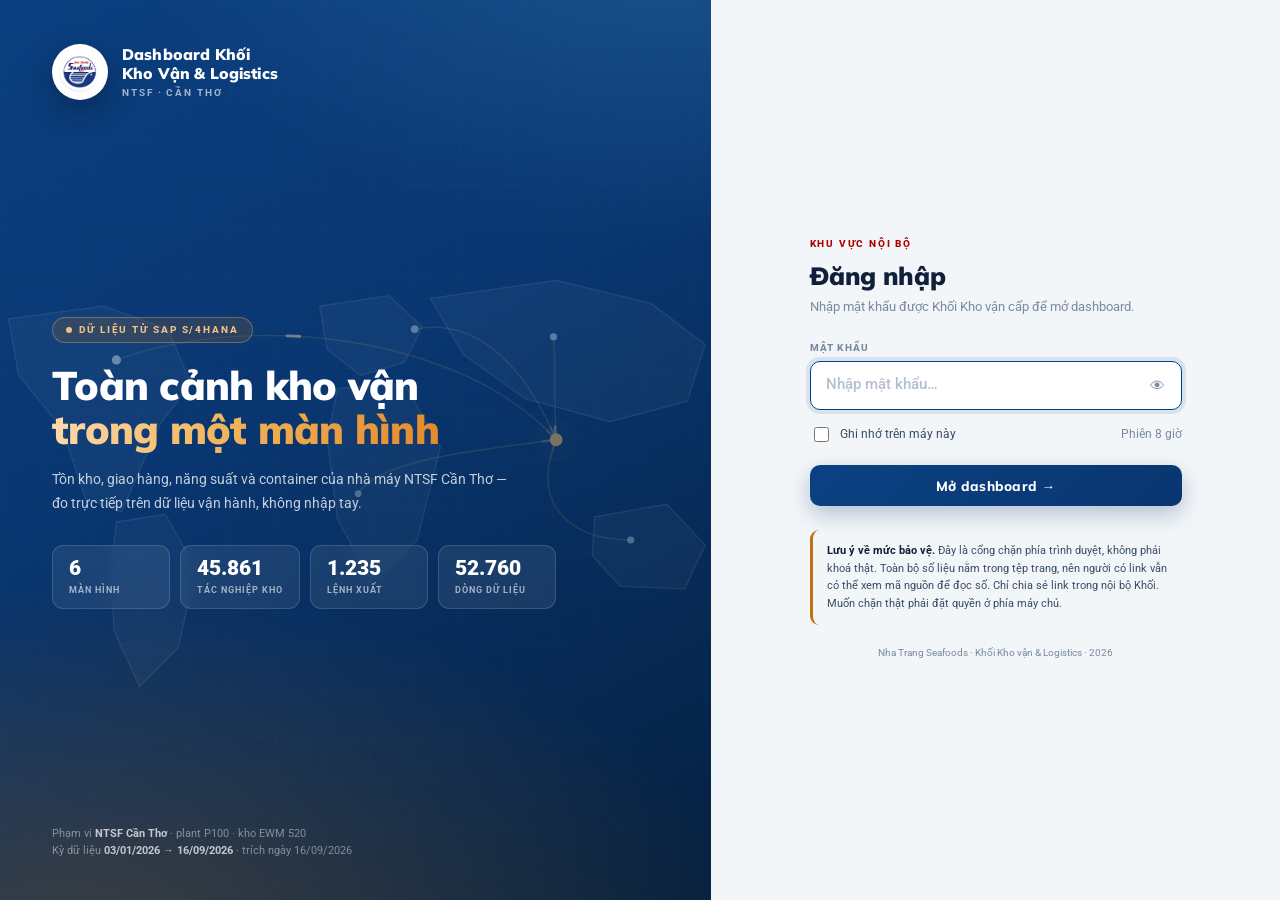
<file: login.html>
<!doctype html>
<html lang="vi">
<head>
<meta charset="utf-8">
<meta name="viewport" content="width=device-width, initial-scale=1, viewport-fit=cover">
<title>Đăng nhập · Dashboard Kho Vận</title>
<link rel="preconnect" href="https://fonts.googleapis.com">
<link rel="preconnect" href="https://fonts.gstatic.com" crossorigin>
<link rel="stylesheet" href="https://fonts.googleapis.com/css2?family=Mulish:wght@400;600;700;800;900&family=Roboto:wght@400;500;700&display=swap">
<style>
:root{
  --navy:#093670; --navy-2:#05203F; --blue:#004684; --c2:#2E6FA6; --c3:#7FA8C8;
  --red:#AB0101; --amber:#C2710C;
  --ink:#10203A; --ink-2:#3A4C66; --ink-3:#7A8AA0;
  --card:#FFFFFF; --line:#DDE5EE; --bg:#F3F6F9;
  --bad:#B42318; --good:#1F7A45;
  --r-pill:999px;
}
*{box-sizing:border-box}
html,body{height:100%}
body{
  margin:0; background:var(--bg); color:var(--ink);
  font:400 14px/1.5 Roboto,-apple-system,Segoe UI,sans-serif;
  -webkit-font-smoothing:antialiased;
}
.stage{display:grid; grid-template-columns:1.25fr 1fr; min-height:100%}

/* ═══ CỘT TRÁI — bảng thương hiệu ═══ */
.brandside{
  position:relative; overflow:hidden; color:#fff;
  background:
    radial-gradient(1100px 620px at 12% 108%, rgba(194,113,12,.30), transparent 62%),
    radial-gradient(900px 520px at 96% -8%, rgba(46,111,166,.48), transparent 60%),
    linear-gradient(152deg, #0B3F80 0%, #093670 44%, #05203F 100%);
  display:flex; flex-direction:column; justify-content:space-between;
  padding:44px 52px 40px; isolation:isolate;
}
.brandside::after{           /* lưới mảnh chồng lên nền */
  content:''; position:absolute; inset:0; z-index:0; pointer-events:none; opacity:.30;
  background-image:linear-gradient(rgba(255,255,255,.05) 1px,transparent 1px),
                   linear-gradient(90deg,rgba(255,255,255,.05) 1px,transparent 1px);
  background-size:46px 46px;
  mask-image:radial-gradient(120% 95% at 40% 45%,#000 38%,transparent 82%);
  -webkit-mask-image:radial-gradient(120% 95% at 40% 45%,#000 38%,transparent 82%);
}
.bs-map{position:absolute; inset:0; z-index:0; width:100%; height:100%; opacity:.5}
.bs-head,.bs-mid,.bs-foot{position:relative; z-index:1}
.bs-head{display:flex; align-items:center; gap:14px}
.bs-badge{
  width:56px; height:56px; border-radius:var(--r-pill); background:#fff; flex:none;
  display:flex; align-items:center; justify-content:center; overflow:hidden; padding:5px;
  box-shadow:0 10px 30px rgba(0,0,0,.30);
}
.bs-badge img{width:100%; height:100%; object-fit:contain}
.bs-name{font:900 15.5px/1.22 Mulish,sans-serif; letter-spacing:.01em}
.bs-sub{font:700 9.5px/1.4 Roboto,sans-serif; letter-spacing:.20em; color:rgba(255,255,255,.62); margin-top:3px}

.bs-mid{max-width:560px; margin:36px 0}
.eyebrow{
  display:inline-flex; align-items:center; gap:7px;
  font:800 9.5px/1 Roboto,sans-serif; letter-spacing:.20em; text-transform:uppercase;
  color:#F0C089; background:rgba(194,113,12,.18); border:1px solid rgba(240,192,137,.32);
  border-radius:var(--r-pill); padding:7px 13px;
}
.eyebrow i{width:6px;height:6px;border-radius:50%;background:#F0C089;
  animation:pulse 2.6s ease-in-out infinite}
@keyframes pulse{0%,100%{opacity:1;transform:scale(1)}50%{opacity:.35;transform:scale(.72)}}
.bs-mid h1{
  margin:20px 0 0; font:900 40px/1.12 Mulish,sans-serif; letter-spacing:-.018em;
}
.bs-mid h1 span{
  background:linear-gradient(96deg,#FFD9A8,#F0B45A 45%,#E58A2A);
  -webkit-background-clip:text; background-clip:text; color:transparent;
}
.bs-mid p{margin:16px 0 0; font:400 14px/1.68 Roboto,sans-serif; color:rgba(255,255,255,.76); max-width:470px}

.stats{display:flex; gap:10px; margin-top:30px; flex-wrap:wrap}
.stat{
  background:rgba(255,255,255,.075); border:1px solid rgba(255,255,255,.14);
  border-radius:11px; padding:12px 16px; min-width:118px;
  backdrop-filter:blur(7px); -webkit-backdrop-filter:blur(7px);
}
.stat b{display:block; font:900 21px/1 Roboto,sans-serif}
.stat span{display:block; margin-top:5px; font:700 9px/1.35 Roboto,sans-serif;
  letter-spacing:.11em; text-transform:uppercase; color:rgba(255,255,255,.60)}
.bs-foot{font:400 10.5px/1.6 Roboto,sans-serif; color:rgba(255,255,255,.44)}
.bs-foot b{color:rgba(255,255,255,.72); font-weight:700}

/* ═══ CỘT PHẢI — biểu mẫu ═══ */
.formside{display:flex; align-items:center; justify-content:center; padding:44px 40px; background:var(--surface)}
.form{width:100%; max-width:372px; animation:rise .5s cubic-bezier(.2,.7,.3,1) both}
@keyframes rise{from{opacity:0;transform:translateY(16px)}to{opacity:1;transform:none}}
.f-eye{font:800 9.5px/1 Roboto,sans-serif; letter-spacing:.19em; text-transform:uppercase; color:var(--red)}
.form h2{margin:12px 0 6px; font:900 25px/1.22 Mulish,sans-serif; letter-spacing:-.015em}
.form .lead{margin:0 0 26px; font:400 12.5px/1.6 Roboto,sans-serif; color:var(--ink-3)}

label.fl{display:block; font:800 9.5px/1 Roboto,sans-serif; letter-spacing:.13em;
  text-transform:uppercase; color:var(--ink-3); margin-bottom:8px}
.pwwrap{position:relative; display:flex; align-items:center}
.pwwrap input{
  width:100%; padding:14px 46px 14px 15px; border:1.5px solid var(--line); border-radius:10px;
  font:500 14.5px/1.3 Roboto,sans-serif; color:var(--ink); background:#FBFCFE; outline:none;
  letter-spacing:.04em; transition:border-color .16s, box-shadow .16s, background .16s;
}
.pwwrap input::placeholder{color:#B4C0CE; letter-spacing:normal}
.pwwrap input:focus{border-color:var(--blue); background:#fff; box-shadow:0 0 0 4px rgba(0,70,132,.11)}
.pwwrap.err input{border-color:var(--bad); box-shadow:0 0 0 4px rgba(180,35,24,.10)}
.eye{
  position:absolute; right:7px; width:34px; height:34px; border:0; background:transparent;
  color:var(--ink-3); cursor:pointer; border-radius:8px; font-size:15px; line-height:1;
  display:flex; align-items:center; justify-content:center;
}
.eye:hover{background:var(--bg); color:var(--ink-2)}

.row{display:flex; align-items:center; justify-content:space-between; margin-top:14px; gap:12px}
.chk{display:flex; align-items:center; gap:8px; font:400 12px/1.4 Roboto,sans-serif; color:var(--ink-2); cursor:pointer}
.chk input{width:15px; height:15px; accent-color:var(--blue); cursor:pointer; flex:none}
.hint{font:400 11.5px/1.4 Roboto,sans-serif; color:var(--ink-3)}

.msg{
  margin-top:14px; border-radius:9px; padding:10px 13px; display:none;
  font:500 12px/1.5 Roboto,sans-serif; border-left:3px solid var(--bad);
  background:rgba(180,35,24,.08); color:#8C1B12;
}
.msg.on{display:block; animation:shake .34s}
@keyframes shake{10%,90%{transform:translateX(-2px)}30%,70%{transform:translateX(4px)}50%{transform:translateX(-4px)}}

.go{
  width:100%; margin-top:20px; padding:14px 18px; border:0; border-radius:10px; cursor:pointer;
  background:linear-gradient(135deg,#0B4183,#093670); color:#fff;
  font:800 13.5px/1 Mulish,sans-serif; letter-spacing:.02em;
  box-shadow:0 8px 22px rgba(9,54,112,.28);
  transition:transform .14s, box-shadow .14s, filter .14s;
}
.go:hover{transform:translateY(-1px); box-shadow:0 12px 28px rgba(9,54,112,.34); filter:brightness(1.07)}
.go:active{transform:translateY(0)}
.go[disabled]{opacity:.55; cursor:not-allowed; transform:none; box-shadow:none}

.note{
  margin-top:24px; padding:12px 14px; border-radius:9px; background:var(--bg);
  border-left:3px solid var(--amber);
  font:400 11px/1.6 Roboto,sans-serif; color:var(--ink-2);
}
.note b{color:var(--ink)}
.foot{margin-top:20px; font:400 10px/1.6 Roboto,sans-serif; color:var(--ink-3); text-align:center}

/* ═══ Tối ═══ */
@media (prefers-color-scheme:dark){
  :root:not([data-theme="light"]){
    --card:#101A28; --bg:#0A121C; --line:#243247;
    --ink:#E9EFF6; --ink-2:#AFC0D4; --ink-3:#7A8CA3;
  }
  :root:not([data-theme="light"]) .pwwrap input{background:#0C141F}
  :root:not([data-theme="light"]) .pwwrap input:focus{background:#101A28}
}

/* ═══ Hẹp ═══ */
@media (max-width:980px){
  .stage{grid-template-columns:1fr}
  .brandside{padding:30px 22px 26px}
  .bs-mid{margin:24px 0}
  .bs-mid h1{font-size:29px}
  .bs-mid p{font-size:13px}
  .bs-map{opacity:.34}
  .formside{padding:34px 22px 44px}
  .stats{margin-top:22px}
  .stat{flex:1 1 100px; min-width:0; padding:10px 12px}
  .stat b{font-size:18px}
}
@media (prefers-reduced-motion:reduce){
  *{animation:none !important; transition:none !important}
}
</style>
<script data-src="logo.js">
window.NTSF_LOGO = '[data-uri]';
</script>
<script data-src="auth.js">
/* ═══════════════════════════════════════════════════════
   Dashboard Khối Kho Vận & Logistics — cổng đăng nhập
   ───────────────────────────────────────────────────────
   LƯU Ý QUAN TRỌNG VỀ MỨC BẢO VỆ:
   Đây là CỔNG CHẶN phía trình duyệt, KHÔNG PHẢI KHOÁ THẬT.
   Toàn bộ số liệu nằm ngay trong tệp HTML. Người có link
   vẫn có thể xem mã nguồn trang để đọc số mà không cần
   đăng nhập. Muốn bảo vệ thật thì phải chặn ở phía máy chủ
   (SharePoint, IIS, Nginx...) hoặc mã hoá nội dung trang.
   Mật khẩu ở đây lưu dạng BĂM (SHA-256, 5.000 vòng, có muối)
   nên không đọc ngược ra được, nhưng cổng vẫn vượt qua được.

   ĐỔI MẬT KHẨU: xem hướng dẫn trong tệp DOI-MAT-KHAU.md
   ═══════════════════════════════════════════════════════ */
/* ── Khôi phục giao diện sáng/tối đã chọn ──────────────
   Đặt ở ĐÂY chứ không ở app.js là có lý do: auth.js là script đồng bộ
   đầu tiên trong <head>, chạy trước khi trang vẽ lần đầu. app.js dùng
   defer nên chạy sau khi trang đã vẽ — để ở đó thì mỗi lần chuyển trang
   sẽ loé trắng một nhịp rồi mới chuyển sang nền tối. */
(function () {
  try {
    var t = localStorage.getItem('ntsf_theme');
    if (t === 'dark' || t === 'light') document.documentElement.setAttribute('data-theme', t);
  } catch (e) { /* trình duyệt chặn bộ nhớ cục bộ thì bỏ qua, dùng mặc định */ }
})();

(function (root) {
  'use strict';

  /* ── Cấu hình ─────────────────────────────────────── */
  var SALT   = 'NTSF-KVL-2026::';
  var ROUNDS = 5000;
  var HASH   = 'af64b8c47783a4b4afd4b6db3922e9144b041d3426dc27fad94410a9715a2b6f';
  var KEY    = 'ntsf_kvl_session';
  var TTL_H  = 8;      // phiên hết hạn sau 8 giờ
  var LOGIN  = 'login.html';

  /* ── SHA-256 thuần JavaScript ─────────────────────────
     Không dùng crypto.subtle vì hàm đó không chạy khi mở
     trang bằng file:// (nháy đúp tệp trên ổ đĩa).        */
  var K = [
    0x428a2f98,0x71374491,0xb5c0fbcf,0xe9b5dba5,0x3956c25b,0x59f111f1,0x923f82a4,0xab1c5ed5,
    0xd807aa98,0x12835b01,0x243185be,0x550c7dc3,0x72be5d74,0x80deb1fe,0x9bdc06a7,0xc19bf174,
    0xe49b69c1,0xefbe4786,0x0fc19dc6,0x240ca1cc,0x2de92c6f,0x4a7484aa,0x5cb0a9dc,0x76f988da,
    0x983e5152,0xa831c66d,0xb00327c8,0xbf597fc7,0xc6e00bf3,0xd5a79147,0x06ca6351,0x14292967,
    0x27b70a85,0x2e1b2138,0x4d2c6dfc,0x53380d13,0x650a7354,0x766a0abb,0x81c2c92e,0x92722c85,
    0xa2bfe8a1,0xa81a664b,0xc24b8b70,0xc76c51a3,0xd192e819,0xd6990624,0xf40e3585,0x106aa070,
    0x19a4c116,0x1e376c08,0x2748774c,0x34b0bcb5,0x391c0cb3,0x4ed8aa4a,0x5b9cca4f,0x682e6ff3,
    0x748f82ee,0x78a5636f,0x84c87814,0x8cc70208,0x90befffa,0xa4506ceb,0xbef9a3f7,0xc67178f2
  ];

  function rotr(x, n) { return (x >>> n) | (x << (32 - n)); }

  function toUtf8(s) {
    var out = '', i, c;
    for (i = 0; i < s.length; i++) {
      c = s.charCodeAt(i);
      if (c < 0x80) out += String.fromCharCode(c);
      else if (c < 0x800) out += String.fromCharCode(0xC0 | (c >> 6), 0x80 | (c & 63));
      else out += String.fromCharCode(0xE0 | (c >> 12), 0x80 | ((c >> 6) & 63), 0x80 | (c & 63));
    }
    return out;
  }

  function sha256(msg) {
    var m = toUtf8(msg), bits = m.length * 8, i, j;
    m += '\x80';
    while (m.length % 64 !== 56) m += '\x00';

    var nw = m.length / 4, words = new Array(nw + 2);
    for (i = 0; i < nw; i++) words[i] = 0;
    for (i = 0; i < m.length; i++) words[i >> 2] |= m.charCodeAt(i) << (24 - (i % 4) * 8);
    words[nw]     = Math.floor(bits / 4294967296);
    words[nw + 1] = bits >>> 0;

    var H = [0x6a09e667,0xbb67ae85,0x3c6ef372,0xa54ff53a,0x510e527f,0x9b05688c,0x1f83d9ab,0x5be0cd19];
    var w = new Array(64), a, b, c, d, e, f, g, h, s0, s1, ch, mj, t1, t2;

    for (j = 0; j < words.length; j += 16) {
      for (i = 0; i < 16; i++) w[i] = words[j + i] | 0;
      for (i = 16; i < 64; i++) {
        s0 = rotr(w[i-15], 7) ^ rotr(w[i-15], 18) ^ (w[i-15] >>> 3);
        s1 = rotr(w[i-2], 17) ^ rotr(w[i-2], 19) ^ (w[i-2] >>> 10);
        w[i] = (w[i-16] + s0 + w[i-7] + s1) | 0;
      }
      a = H[0]; b = H[1]; c = H[2]; d = H[3]; e = H[4]; f = H[5]; g = H[6]; h = H[7];
      for (i = 0; i < 64; i++) {
        s1 = rotr(e, 6) ^ rotr(e, 11) ^ rotr(e, 25);
        ch = (e & f) ^ (~e & g);
        t1 = (h + s1 + ch + K[i] + w[i]) | 0;
        s0 = rotr(a, 2) ^ rotr(a, 13) ^ rotr(a, 22);
        mj = (a & b) ^ (a & c) ^ (b & c);
        t2 = (s0 + mj) | 0;
        h = g; g = f; f = e; e = (d + t1) | 0; d = c; c = b; b = a; a = (t1 + t2) | 0;
      }
      H[0] = (H[0]+a)|0; H[1] = (H[1]+b)|0; H[2] = (H[2]+c)|0; H[3] = (H[3]+d)|0;
      H[4] = (H[4]+e)|0; H[5] = (H[5]+f)|0; H[6] = (H[6]+g)|0; H[7] = (H[7]+h)|0;
    }
    var out = '';
    for (i = 0; i < 8; i++) out += ('00000000' + (H[i] >>> 0).toString(16)).slice(-8);
    return out;
  }

  function derive(pw) {
    var x = sha256(SALT + pw);
    for (var i = 1; i < ROUNDS; i++) x = sha256(x);
    return x;
  }

  /* ── Lưu phiên ────────────────────────────────────── */
  function store(remember) {
    return remember ? root.localStorage : root.sessionStorage;
  }

  function read() {
    var raw = null;
    try { raw = root.sessionStorage.getItem(KEY) || root.localStorage.getItem(KEY); } catch (e) { return null; }
    if (!raw) return null;
    try { return JSON.parse(raw); } catch (e) { return null; }
  }

  function valid() {
    var s = read();
    return !!(s && s.v === HASH && s.e > Date.now());
  }

  function grant(remember) {
    var payload = JSON.stringify({ v: HASH, e: Date.now() + TTL_H * 3600 * 1000 });
    try { store(remember).setItem(KEY, payload); } catch (e) { return false; }
    return true;
  }

  function clear() {
    try { root.sessionStorage.removeItem(KEY); root.localStorage.removeItem(KEY); } catch (e) {}
  }

  /* ── API ──────────────────────────────────────────── */
  root.NTSF_AUTH = {
    /* Kiểm tra mật khẩu. Trả về true/false. */
    check: function (pw) { return derive(String(pw || '')) === HASH; },

    /* Ghi nhận phiên đăng nhập. */
    grant: grant,

    /* Còn phiên hợp lệ hay không. */
    valid: valid,

    /* Số giờ còn lại của phiên. */
    ttl: function () {
      var s = read();
      return s && s.e > Date.now() ? (s.e - Date.now()) / 3600000 : 0;
    },

    /* Đặt ở <head> mỗi trang: chưa đăng nhập thì đá về trang đăng nhập. */
    guard: function () {
      if (valid()) return true;
      var here = root.location.pathname.split('/').pop() || 'index.html';
      root.location.replace(LOGIN + '?next=' + encodeURIComponent(here));
      return false;
    },

    /* Thoát và quay về trang đăng nhập. */
    logout: function () {
      clear();
      root.location.replace(LOGIN);
    },

    /* Dùng khi cần tính lại mã băm cho mật khẩu mới. */
    derive: derive
  };
})(window);

</script>
</head>
<body>

<div class="stage">

  <!-- ══ THƯƠNG HIỆU ══ -->
  <section class="brandside">
    <svg class="bs-map" viewBox="0 0 640 700" preserveAspectRatio="xMidYMid slice" aria-hidden="true">
      <defs>
        <linearGradient id="arc" x1="0" y1="0" x2="1" y2="0">
          <stop offset="0%"   stop-color="#F0B45A" stop-opacity="0"/>
          <stop offset="45%"  stop-color="#FFD9A8" stop-opacity="1"/>
          <stop offset="100%" stop-color="#9FC4E0" stop-opacity=".22"/>
        </linearGradient>
      </defs>
      <!-- Bản đồ đặt giữa khung dọc: gốc toạ độ dịch xuống 150 -->
      <g transform="translate(6,152)">
        <!-- lục địa thô, cùng phép chiếu với bản đồ ở Màn 1 -->
        <g fill="rgba(255,255,255,.07)" stroke="rgba(255,255,255,.16)" stroke-width="1">
          <path d="M44,96 L118,86 L168,104 L186,146 L162,178 L132,246 L104,236 L86,182 L52,140 Z"/>
          <path d="M128,254 L166,248 L190,290 L176,352 L146,382 L126,338 L124,288 Z"/>
          <path d="M286,86 L340,78 L366,102 L352,130 L318,140 L292,120 Z"/>
          <path d="M300,150 L352,146 L380,196 L362,268 L326,300 L300,252 L292,190 Z"/>
          <path d="M372,80 L470,66 L544,84 L586,116 L572,160 L512,176 L446,158 L398,124 Z"/>
          <path d="M500,250 L556,240 L586,272 L570,306 L520,304 L498,280 Z"/>
        </g>
        <!-- tuyến mờ luôn hiện, để thấy mạng lưới kể cả khi dừng chuyển động -->
        <g class="rt" fill="none" stroke="rgba(240,180,90,.26)" stroke-width="1.1" stroke-linecap="round">
          <path d="M470,190 C400,112 240,88 128,128"/>
          <path d="M470,190 C440,120 400,96 360,104"/>
          <path d="M470,190 C468,150 470,126 468,110"/>
          <path d="M470,190 C450,240 480,268 528,268"/>
          <path d="M470,190 C390,200 330,208 316,232"/>
        </g>
        <!-- vệt sáng chạy dọc tuyến -->
        <g class="fl" fill="none" stroke="url(#arc)" stroke-width="2.2" stroke-linecap="round">
          <path class="ln" d="M470,190 C400,112 240,88 128,128"/>
          <path class="ln" d="M470,190 C440,120 400,96 360,104"/>
          <path class="ln" d="M470,190 C468,150 470,126 468,110"/>
          <path class="ln" d="M470,190 C450,240 480,268 528,268"/>
          <path class="ln" d="M470,190 C390,200 330,208 316,232"/>
        </g>
        <g>
          <circle cx="470" cy="190" r="16" fill="rgba(240,180,90,.16)">
            <animate attributeName="r" values="7;24;7" dur="3.4s" repeatCount="indefinite"/>
            <animate attributeName="opacity" values=".6;0;.6" dur="3.4s" repeatCount="indefinite"/>
          </circle>
          <circle cx="470" cy="190" r="5" fill="#F0B45A"/>
          <circle cx="128" cy="128" r="3.6" fill="#DCE9F5" opacity=".9"/>
          <circle cx="360" cy="104" r="3"   fill="#DCE9F5" opacity=".75"/>
          <circle cx="468" cy="110" r="2.8" fill="#DCE9F5" opacity=".75"/>
          <circle cx="528" cy="268" r="2.8" fill="#DCE9F5" opacity=".65"/>
          <circle cx="316" cy="232" r="2.6" fill="#DCE9F5" opacity=".6"/>
        </g>
      </g>
      <style>
        .ln{stroke-dasharray:10 210; animation:flow 7s linear infinite}
        .fl .ln:nth-child(2){animation-delay:-1.4s}
        .fl .ln:nth-child(3){animation-delay:-2.8s}
        .fl .ln:nth-child(4){animation-delay:-4.2s}
        .fl .ln:nth-child(5){animation-delay:-5.6s}
        @keyframes flow{from{stroke-dashoffset:220}to{stroke-dashoffset:0}}
        @media (prefers-reduced-motion:reduce){.fl{display:none}}
      </style>
    </svg>

    <div class="bs-head">
      <span class="bs-badge"><img id="brandLogo" alt="Nha Trang Seafoods"></span>
      <div>
        <div class="bs-name">Dashboard Khối<br>Kho Vận &amp; Logistics</div>
        <div class="bs-sub">NTSF · CẦN THƠ</div>
      </div>
    </div>

    <div class="bs-mid">
      <span class="eyebrow"><i></i>Dữ liệu từ SAP S/4HANA</span>
      <h1>Toàn cảnh kho vận<br><span>trong một màn hình</span></h1>
      <p>Tồn kho, giao hàng, năng suất và container của nhà máy NTSF Cần Thơ — đo trực tiếp trên dữ liệu vận hành, không nhập tay.</p>
      <div class="stats">
        <div class="stat"><b>6</b><span>Màn hình</span></div>
        <div class="stat"><b>45.861</b><span>Tác nghiệp kho</span></div>
        <div class="stat"><b>1.235</b><span>Lệnh xuất</span></div>
        <div class="stat"><b>52.760</b><span>Dòng dữ liệu</span></div>
      </div>
    </div>

    <div class="bs-foot">
      Phạm vi <b>NTSF Cần Thơ</b> · plant P100 · kho EWM 520<br>
      Kỳ dữ liệu <b>03/01/2026 → 16/09/2026</b> · trích ngày 16/09/2026
    </div>
  </section>

  <!-- ══ BIỂU MẪU ══ -->
  <section class="formside">
    <form class="form" id="frm" autocomplete="off">
      <div class="f-eye">Khu vực nội bộ</div>
      <h2>Đăng nhập</h2>
      <p class="lead">Nhập mật khẩu được Khối Kho vận cấp để mở dashboard.</p>

      <label class="fl" for="pw">Mật khẩu</label>
      <div class="pwwrap" id="pwwrap">
        <input id="pw" type="password" placeholder="Nhập mật khẩu…" autocomplete="current-password"
               autofocus spellcheck="false">
        <button class="eye" id="eye" type="button" aria-label="Hiện mật khẩu" title="Hiện mật khẩu">👁</button>
      </div>

      <div class="row">
        <label class="chk"><input type="checkbox" id="rem"> Ghi nhớ trên máy này</label>
        <span class="hint">Phiên 8 giờ</span>
      </div>

      <div class="msg" id="msg" role="alert"></div>

      <button class="go" id="go" type="submit">Mở dashboard →</button>

      <div class="note">
        <b>Lưu ý về mức bảo vệ.</b> Đây là cổng chặn phía trình duyệt, không phải khoá thật.
        Toàn bộ số liệu nằm trong tệp trang, nên người có link vẫn có thể xem mã nguồn để đọc số.
        Chỉ chia sẻ link trong nội bộ Khối. Muốn chặn thật phải đặt quyền ở phía máy chủ.
      </div>

      <div class="foot">Nha Trang Seafoods · Khối Kho vận &amp; Logistics · 2026</div>
    </form>
  </section>
</div>

<noscript>
  <div style="position:fixed;inset:0;background:#093670;color:#fff;display:flex;align-items:center;
              justify-content:center;padding:40px;text-align:center;font:600 15px/1.6 sans-serif;z-index:99">
    Trình duyệt đang tắt JavaScript nên không mở được dashboard. Vui lòng bật JavaScript rồi tải lại trang.
  </div>
</noscript>

<script>
(function(){
  var img=document.getElementById('brandLogo');
  if(img && window.NTSF_LOGO) img.src=window.NTSF_LOGO;

  var frm=document.getElementById('frm'), pw=document.getElementById('pw'),
      wrap=document.getElementById('pwwrap'), msg=document.getElementById('msg'),
      go=document.getElementById('go'), rem=document.getElementById('rem'),
      eye=document.getElementById('eye');

  /* trang muốn vào trước khi bị chặn */
  var next='index.html';
  var m=/[?&]next=([^&]+)/.exec(location.search);
  if(m){ var n=decodeURIComponent(m[1]); if(/^[\w.-]+\.html$/.test(n)) next=n; }

  /* đã có phiên thì vào thẳng */
  if(window.NTSF_AUTH && NTSF_AUTH.valid()){ location.replace(next); return; }

  /* hiện / ẩn mật khẩu */
  eye.addEventListener('click',function(){
    var show = pw.type==='password';
    pw.type = show ? 'text' : 'password';
    eye.textContent = show ? '🙈' : '👁';
    eye.title = eye.ariaLabel = show ? 'Ẩn mật khẩu' : 'Hiện mật khẩu';
    pw.focus();
  });

  /* chặn dò mật khẩu bằng cách thử liên tục */
  var LK='ntsf_kvl_lock', MAX=5, WAIT=60;
  function lock(){ try{ return JSON.parse(localStorage.getItem(LK))||{n:0,u:0}; }catch(e){ return {n:0,u:0}; } }
  function setLock(o){ try{ localStorage.setItem(LK,JSON.stringify(o)); }catch(e){} }
  function left(){ var o=lock(); return o.u>Date.now() ? Math.ceil((o.u-Date.now())/1000) : 0; }

  function say(t){ msg.textContent=t; msg.classList.remove('on'); void msg.offsetWidth; msg.classList.add('on'); }
  function clean(){ msg.classList.remove('on'); wrap.classList.remove('err'); }

  var timer=null;
  function tick(){
    var s=left();
    if(s>0){
      go.disabled=true; pw.disabled=true;
      say('Sai quá '+MAX+' lần. Thử lại sau '+s+' giây.');
      timer=setTimeout(tick,1000);
    }else{
      go.disabled=false; pw.disabled=false; clean(); pw.focus();
      if(timer){ clearTimeout(timer); timer=null; }
    }
  }
  if(left()>0) tick();

  function attempt(){
    if(left()>0) return;
    clean();
    var v=pw.value;
    if(!v){ wrap.classList.add('err'); say('Chưa nhập mật khẩu.'); pw.focus(); return; }

    go.disabled=true; go.textContent='Đang kiểm tra…';
    setTimeout(function(){                     /* nhường một nhịp để nút kịp đổi chữ */
      var ok=false;
      try{ ok=NTSF_AUTH.check(v); }catch(err){ ok=false; }

      if(ok){
        setLock({n:0,u:0});
        /* Nếu trình duyệt chặn bộ nhớ cục bộ thì không giữ được phiên.
           Phải báo rõ, nếu không sẽ lặp vô hạn giữa trang này và dashboard. */
        if(!NTSF_AUTH.grant(rem.checked)){
          go.disabled=false; go.textContent='Mở dashboard →';
          wrap.classList.add('err');
          say('Mật khẩu đúng, nhưng trình duyệt đang chặn bộ nhớ cục bộ nên không giữ được phiên đăng nhập. '
            + 'Hãy mở dashboard bằng đường dẫn http://localhost, hoặc cho phép trang này lưu dữ liệu, rồi thử lại.');
          return;
        }
        go.textContent='Đang mở dashboard…';
        location.replace(next);
      }else{
        var o=lock(); o.n=(o.n||0)+1;
        if(o.n>=MAX){ o.u=Date.now()+WAIT*1000; o.n=0; }
        setLock(o);
        go.disabled=false; go.textContent='Mở dashboard →';
        wrap.classList.add('err');
        pw.value=''; pw.focus();
        if(left()>0) tick();
        else say('Mật khẩu không đúng. Còn ' + (MAX-o.n) + ' lần thử.');
      }
    },30);
  }

  frm.addEventListener('submit', function(e){ e.preventDefault(); attempt(); });
  /* Enter trong ô mật khẩu: gọi thẳng, không dựa vào submit mặc định của trình duyệt */
  pw.addEventListener('keydown', function(e){
    if(e.key==='Enter' || e.keyCode===13){ e.preventDefault(); attempt(); }
  });
})();
</script>
</body>
</html>
</file>
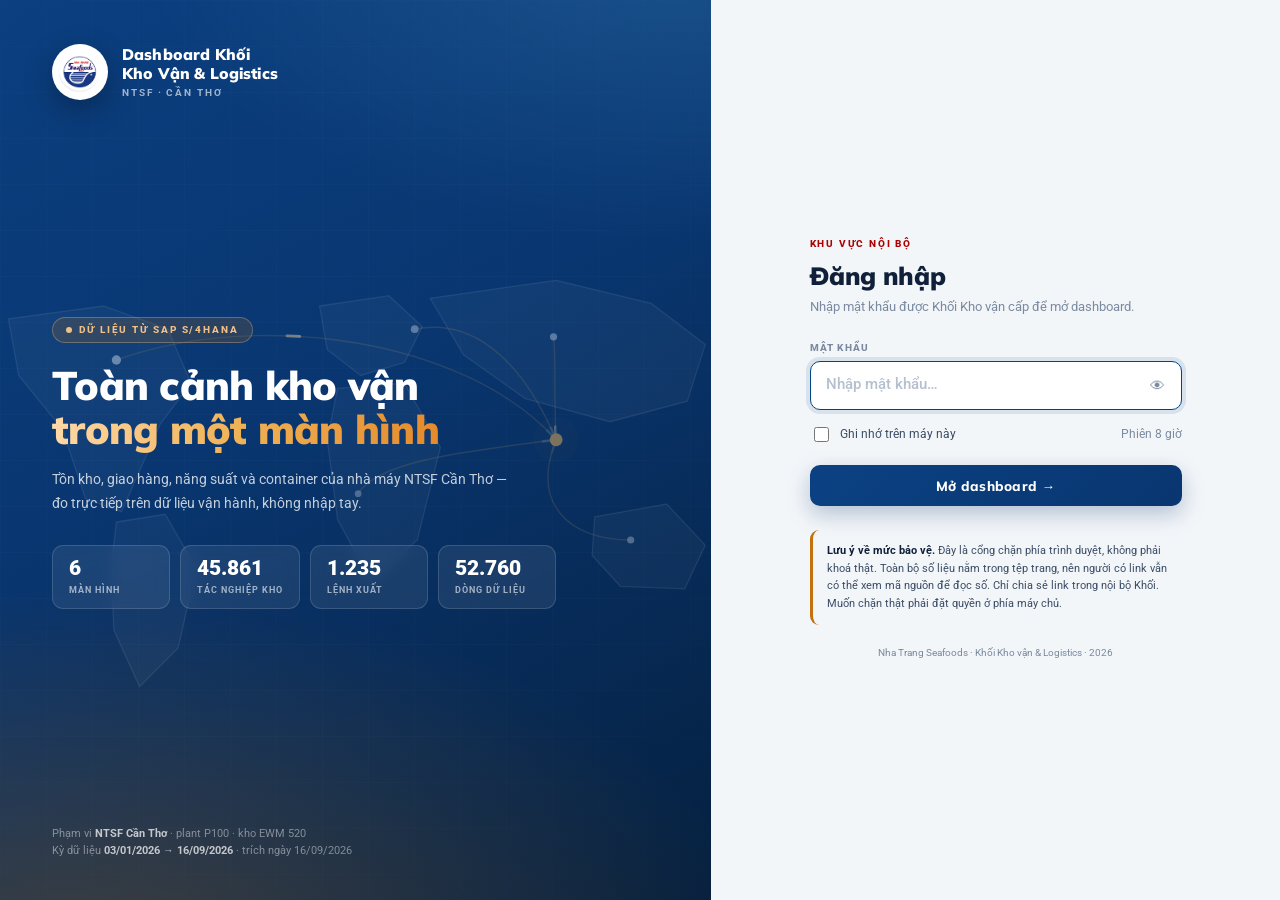
<file: van-hanh.html>
<!doctype html>
<html lang="vi">
<head>
<meta charset="utf-8">
<meta name="viewport" content="width=device-width, initial-scale=1, viewport-fit=cover">
<script data-src="auth.js">
/* ═══════════════════════════════════════════════════════
   Dashboard Khối Kho Vận & Logistics — cổng đăng nhập
   ───────────────────────────────────────────────────────
   LƯU Ý QUAN TRỌNG VỀ MỨC BẢO VỆ:
   Đây là CỔNG CHẶN phía trình duyệt, KHÔNG PHẢI KHOÁ THẬT.
   Toàn bộ số liệu nằm ngay trong tệp HTML. Người có link
   vẫn có thể xem mã nguồn trang để đọc số mà không cần
   đăng nhập. Muốn bảo vệ thật thì phải chặn ở phía máy chủ
   (SharePoint, IIS, Nginx...) hoặc mã hoá nội dung trang.
   Mật khẩu ở đây lưu dạng BĂM (SHA-256, 5.000 vòng, có muối)
   nên không đọc ngược ra được, nhưng cổng vẫn vượt qua được.

   ĐỔI MẬT KHẨU: xem hướng dẫn trong tệp DOI-MAT-KHAU.md
   ═══════════════════════════════════════════════════════ */
/* ── Khôi phục giao diện sáng/tối đã chọn ──────────────
   Đặt ở ĐÂY chứ không ở app.js là có lý do: auth.js là script đồng bộ
   đầu tiên trong <head>, chạy trước khi trang vẽ lần đầu. app.js dùng
   defer nên chạy sau khi trang đã vẽ — để ở đó thì mỗi lần chuyển trang
   sẽ loé trắng một nhịp rồi mới chuyển sang nền tối. */
(function () {
  try {
    var t = localStorage.getItem('ntsf_theme');
    if (t === 'dark' || t === 'light') document.documentElement.setAttribute('data-theme', t);
  } catch (e) { /* trình duyệt chặn bộ nhớ cục bộ thì bỏ qua, dùng mặc định */ }
})();

(function (root) {
  'use strict';

  /* ── Cấu hình ─────────────────────────────────────── */
  var SALT   = 'NTSF-KVL-2026::';
  var ROUNDS = 5000;
  var HASH   = 'af64b8c47783a4b4afd4b6db3922e9144b041d3426dc27fad94410a9715a2b6f';
  var KEY    = 'ntsf_kvl_session';
  var TTL_H  = 8;      // phiên hết hạn sau 8 giờ
  var LOGIN  = 'login.html';

  /* ── SHA-256 thuần JavaScript ─────────────────────────
     Không dùng crypto.subtle vì hàm đó không chạy khi mở
     trang bằng file:// (nháy đúp tệp trên ổ đĩa).        */
  var K = [
    0x428a2f98,0x71374491,0xb5c0fbcf,0xe9b5dba5,0x3956c25b,0x59f111f1,0x923f82a4,0xab1c5ed5,
    0xd807aa98,0x12835b01,0x243185be,0x550c7dc3,0x72be5d74,0x80deb1fe,0x9bdc06a7,0xc19bf174,
    0xe49b69c1,0xefbe4786,0x0fc19dc6,0x240ca1cc,0x2de92c6f,0x4a7484aa,0x5cb0a9dc,0x76f988da,
    0x983e5152,0xa831c66d,0xb00327c8,0xbf597fc7,0xc6e00bf3,0xd5a79147,0x06ca6351,0x14292967,
    0x27b70a85,0x2e1b2138,0x4d2c6dfc,0x53380d13,0x650a7354,0x766a0abb,0x81c2c92e,0x92722c85,
    0xa2bfe8a1,0xa81a664b,0xc24b8b70,0xc76c51a3,0xd192e819,0xd6990624,0xf40e3585,0x106aa070,
    0x19a4c116,0x1e376c08,0x2748774c,0x34b0bcb5,0x391c0cb3,0x4ed8aa4a,0x5b9cca4f,0x682e6ff3,
    0x748f82ee,0x78a5636f,0x84c87814,0x8cc70208,0x90befffa,0xa4506ceb,0xbef9a3f7,0xc67178f2
  ];

  function rotr(x, n) { return (x >>> n) | (x << (32 - n)); }

  function toUtf8(s) {
    var out = '', i, c;
    for (i = 0; i < s.length; i++) {
      c = s.charCodeAt(i);
      if (c < 0x80) out += String.fromCharCode(c);
      else if (c < 0x800) out += String.fromCharCode(0xC0 | (c >> 6), 0x80 | (c & 63));
      else out += String.fromCharCode(0xE0 | (c >> 12), 0x80 | ((c >> 6) & 63), 0x80 | (c & 63));
    }
    return out;
  }

  function sha256(msg) {
    var m = toUtf8(msg), bits = m.length * 8, i, j;
    m += '\x80';
    while (m.length % 64 !== 56) m += '\x00';

    var nw = m.length / 4, words = new Array(nw + 2);
    for (i = 0; i < nw; i++) words[i] = 0;
    for (i = 0; i < m.length; i++) words[i >> 2] |= m.charCodeAt(i) << (24 - (i % 4) * 8);
    words[nw]     = Math.floor(bits / 4294967296);
    words[nw + 1] = bits >>> 0;

    var H = [0x6a09e667,0xbb67ae85,0x3c6ef372,0xa54ff53a,0x510e527f,0x9b05688c,0x1f83d9ab,0x5be0cd19];
    var w = new Array(64), a, b, c, d, e, f, g, h, s0, s1, ch, mj, t1, t2;

    for (j = 0; j < words.length; j += 16) {
      for (i = 0; i < 16; i++) w[i] = words[j + i] | 0;
      for (i = 16; i < 64; i++) {
        s0 = rotr(w[i-15], 7) ^ rotr(w[i-15], 18) ^ (w[i-15] >>> 3);
        s1 = rotr(w[i-2], 17) ^ rotr(w[i-2], 19) ^ (w[i-2] >>> 10);
        w[i] = (w[i-16] + s0 + w[i-7] + s1) | 0;
      }
      a = H[0]; b = H[1]; c = H[2]; d = H[3]; e = H[4]; f = H[5]; g = H[6]; h = H[7];
      for (i = 0; i < 64; i++) {
        s1 = rotr(e, 6) ^ rotr(e, 11) ^ rotr(e, 25);
        ch = (e & f) ^ (~e & g);
        t1 = (h + s1 + ch + K[i] + w[i]) | 0;
        s0 = rotr(a, 2) ^ rotr(a, 13) ^ rotr(a, 22);
        mj = (a & b) ^ (a & c) ^ (b & c);
        t2 = (s0 + mj) | 0;
        h = g; g = f; f = e; e = (d + t1) | 0; d = c; c = b; b = a; a = (t1 + t2) | 0;
      }
      H[0] = (H[0]+a)|0; H[1] = (H[1]+b)|0; H[2] = (H[2]+c)|0; H[3] = (H[3]+d)|0;
      H[4] = (H[4]+e)|0; H[5] = (H[5]+f)|0; H[6] = (H[6]+g)|0; H[7] = (H[7]+h)|0;
    }
    var out = '';
    for (i = 0; i < 8; i++) out += ('00000000' + (H[i] >>> 0).toString(16)).slice(-8);
    return out;
  }

  function derive(pw) {
    var x = sha256(SALT + pw);
    for (var i = 1; i < ROUNDS; i++) x = sha256(x);
    return x;
  }

  /* ── Lưu phiên ────────────────────────────────────── */
  function store(remember) {
    return remember ? root.localStorage : root.sessionStorage;
  }

  function read() {
    var raw = null;
    try { raw = root.sessionStorage.getItem(KEY) || root.localStorage.getItem(KEY); } catch (e) { return null; }
    if (!raw) return null;
    try { return JSON.parse(raw); } catch (e) { return null; }
  }

  function valid() {
    var s = read();
    return !!(s && s.v === HASH && s.e > Date.now());
  }

  function grant(remember) {
    var payload = JSON.stringify({ v: HASH, e: Date.now() + TTL_H * 3600 * 1000 });
    try { store(remember).setItem(KEY, payload); } catch (e) { return false; }
    return true;
  }

  function clear() {
    try { root.sessionStorage.removeItem(KEY); root.localStorage.removeItem(KEY); } catch (e) {}
  }

  /* ── API ──────────────────────────────────────────── */
  root.NTSF_AUTH = {
    /* Kiểm tra mật khẩu. Trả về true/false. */
    check: function (pw) { return derive(String(pw || '')) === HASH; },

    /* Ghi nhận phiên đăng nhập. */
    grant: grant,

    /* Còn phiên hợp lệ hay không. */
    valid: valid,

    /* Số giờ còn lại của phiên. */
    ttl: function () {
      var s = read();
      return s && s.e > Date.now() ? (s.e - Date.now()) / 3600000 : 0;
    },

    /* Đặt ở <head> mỗi trang: chưa đăng nhập thì đá về trang đăng nhập. */
    guard: function () {
      if (valid()) return true;
      var here = root.location.pathname.split('/').pop() || 'index.html';
      root.location.replace(LOGIN + '?next=' + encodeURIComponent(here));
      return false;
    },

    /* Thoát và quay về trang đăng nhập. */
    logout: function () {
      clear();
      root.location.replace(LOGIN);
    },

    /* Dùng khi cần tính lại mã băm cho mật khẩu mới. */
    derive: derive
  };
})(window);

</script>
<script>NTSF_AUTH.guard();</script>
<title>Vận hành · Kho vận NTSF</title>
<link rel="preconnect" href="https://fonts.googleapis.com">
<link rel="preconnect" href="https://fonts.gstatic.com" crossorigin>
<link rel="stylesheet" href="https://fonts.googleapis.com/css2?family=Mulish:wght@400;600;700;800;900&family=Roboto:wght@400;500;700&display=swap">
<style data-src="styles.css">
:root{
  /* ——— Nhận diện Nha Trang Seafoods ——— */
  --navy:#093670; --navy-2:#0c4386; --blue:#004684;
  --c1:#004684; --c2:#2E6FA6; --c3:#7FA8C8; --c4:#0B2B4A; --c5:#C2710C;
  --amber:#C2710C; --amber-soft:#E9A13B; --amber-bg:#FDF6EC; --amber-line:#E8CFA6;
  --brand-red:#AB0101;
  /* ——— Trạng thái ——— */
  --good:#1F7A45; --bad:#B42318; --warn:#B7791F;
  --good-bg:#EDF7F1; --bad-bg:#FDF1F0; --warn-bg:#FDF7EA;
  /* ——— Trung tính lệch xanh ——— */
  --ink:#10203A; --ink-2:#41506B; --ink-3:#78879E;
  --line:#DCE3EB; --line-soft:#EAEFF4;
  --bg:#F3F6F9; --surface:#FFFFFF; --surface-soft:#FAFCFD; --surface-tint:#EFF4F8;
  --on-navy:#C6D4E4; --on-navy-2:#94A9C2;
  /* ——— Hình khối ——— */
  --r-card:12px; --r-panel:8px; --r-kpi:7px; --r-ctl:6px; --r-pill:999px;
  --sh-card:0 2px 8px rgba(9,54,112,.07);
  --sh-kpi:0 1px 4px rgba(9,54,112,.06);
  --sh-float:0 24px 70px rgba(9,26,50,.32);
  --sidebar-w:256px;
}
@media (prefers-color-scheme:dark){ :root:not([data-theme="light"]){
  --navy:#07264F; --navy-2:#0a3163; --blue:#4E96D0;
  --c1:#4E96D0; --c2:#7FB3DC; --c3:#A9CBE8; --c4:#2E6FA6; --c5:#E9A13B;
  --amber:#E9A13B; --amber-bg:#2A2113; --amber-line:#5C4A26;
  --brand-red:#E06060;
  --good:#4FBE83; --bad:#F0736A; --warn:#E0B255;
  --good-bg:#12291D; --bad-bg:#2E1613; --warn-bg:#2A2313;
  --ink:#E8EEF6; --ink-2:#AFC0D4; --ink-3:#7F92A8;
  --line:#22354E; --line-soft:#1B2B40;
  --bg:#0B1522; --surface:#121E2E; --surface-soft:#162335; --surface-tint:#1A2839;
  --on-navy:#B9CBE0; --on-navy-2:#8AA1BC;
  --sh-card:0 2px 8px rgba(0,0,0,.4);
  --sh-kpi:0 1px 4px rgba(0,0,0,.3);
}}
:root[data-theme="dark"]{
  --navy:#07264F; --navy-2:#0a3163; --blue:#4E96D0;
  --c1:#4E96D0; --c2:#7FB3DC; --c3:#A9CBE8; --c4:#2E6FA6; --c5:#E9A13B;
  --amber:#E9A13B; --amber-bg:#2A2113; --amber-line:#5C4A26;
  --brand-red:#E06060;
  --good:#4FBE83; --bad:#F0736A; --warn:#E0B255;
  --good-bg:#12291D; --bad-bg:#2E1613; --warn-bg:#2A2313;
  --ink:#E8EEF6; --ink-2:#AFC0D4; --ink-3:#7F92A8;
  --line:#22354E; --line-soft:#1B2B40;
  --bg:#0B1522; --surface:#121E2E; --surface-soft:#162335; --surface-tint:#1A2839;
  --on-navy:#B9CBE0; --on-navy-2:#8AA1BC;
  --sh-card:0 2px 8px rgba(0,0,0,.4);
  --sh-kpi:0 1px 4px rgba(0,0,0,.3);
}

*{box-sizing:border-box}
html,body{margin:0;padding:0}
body{
  background:var(--bg); color:var(--ink);
  font-family:Mulish,"Segoe UI",system-ui,-apple-system,Arial,sans-serif;
  font-size:14px; line-height:1.45; -webkit-font-smoothing:antialiased;
}
.num{font-family:Roboto,Mulish,system-ui,sans-serif; font-variant-numeric:tabular-nums}

/* ═══ KHUNG ═══ */
.shell{display:flex; min-height:100vh}

/* ═══ SIDEBAR ═══ */
.side{
  width:var(--sidebar-w); flex:0 0 var(--sidebar-w); background:var(--navy);
  display:flex; flex-direction:column; position:sticky; top:0; height:100vh; overflow-y:auto;
}
.side-top{display:flex; gap:12px; align-items:center; padding:20px 16px 18px; border-bottom:1px solid rgba(255,255,255,.09)}
.side-badge{
  width:58px; height:58px; flex:0 0 58px; border-radius:var(--r-pill); background:#fff;
  display:flex; align-items:center; justify-content:center; overflow:hidden;
  box-shadow:0 2px 8px rgba(0,0,0,.25); padding:4px;
}
.side-badge img{
  display:block; width:100%; height:100%;
  max-width:100%; max-height:100%; object-fit:contain;
}
.side-name{font-size:13px; font-weight:800; color:#fff; line-height:1.3; letter-spacing:-.005em}
.side-sub{font-size:9px; font-weight:700; color:var(--on-navy); letter-spacing:.07em; margin-top:4px}
.nav{padding:10px 10px 16px; flex:1}
.nav-label{font-size:8px; font-weight:800; letter-spacing:.15em; text-transform:uppercase; color:var(--amber-soft); padding:20px 9px 9px}
.nav-label + .nav-label, .nav-label.dim{color:var(--on-navy-2)}
.nav-item{ text-decoration:none;
  display:flex; align-items:center; gap:11px; padding:11px 11px; border-radius:var(--r-ctl);
  color:var(--on-navy); font-size:12px; font-weight:600; cursor:pointer; border:0;
  background:transparent; width:100%; text-align:left; font-family:inherit;
  border-left:3px solid transparent; margin-bottom:5px; line-height:1.3;
}
.nav-item:hover{background:rgba(255,255,255,.07); color:#fff}
.nav-item[aria-current="page"]{background:rgba(255,255,255,.13); color:#fff; border-left-color:var(--brand-red)}
.nav-item:focus-visible{outline:2px solid var(--amber-soft); outline-offset:1px}
.nav-ico{width:14px; text-align:center; opacity:.85; flex:0 0 14px}
.nav-item .soon{margin-left:auto; font-size:8px; font-weight:700; color:var(--on-navy-2); letter-spacing:.04em}
.side-foot{padding:16px 16px 20px; border-top:1px solid rgba(255,255,255,.09)}
.side-foot h4{margin:0 0 9px; font-size:9px; font-weight:800; letter-spacing:.13em; color:var(--amber-soft); text-transform:uppercase}
.side-foot p{margin:0 0 6px; font-size:9.5px; color:var(--on-navy-2); line-height:1.6}
.side-foot p:last-child{margin-bottom:0}

/* ═══ MAIN ═══ */
.main{flex:1; min-width:0; display:flex; flex-direction:column}
.topbar{
  position:sticky; top:env(safe-area-inset-top,0px); z-index:30;
  background:var(--surface); border-bottom:1px solid var(--line);
  display:flex; align-items:center; gap:14px; padding:10px 20px; flex-wrap:wrap;
}
.eyebrow{font-size:9px; font-weight:800; letter-spacing:.14em; text-transform:uppercase; color:var(--brand-red)}
.topbar h1{margin:2px 0 0; font-size:23px; font-weight:800; letter-spacing:-.01em}
.topbar .grow{flex:1}
.btn{
  display:inline-flex; align-items:center; gap:6px; font-family:inherit; font-size:11px; font-weight:700;
  padding:7px 13px; border-radius:var(--r-pill); border:1px solid var(--line);
  background:var(--surface); color:var(--ink-2); cursor:pointer;
}
.btn:hover{background:var(--surface-tint); color:var(--ink)}
.btn.primary{background:var(--blue); border-color:var(--blue); color:#fff}
.btn.primary:hover{background:var(--navy); border-color:var(--navy)}
.btn:focus-visible{outline:2px solid var(--amber); outline-offset:2px}

.wrap{padding:16px 20px 40px; display:flex; flex-direction:column; gap:14px}

/* ═══ BỘ LỌC ═══ */
.filters{background:var(--surface); border:1px solid var(--line); border-radius:var(--r-panel); padding:12px 14px; box-shadow:var(--sh-kpi)}
.filters h3{margin:0 0 9px; font-size:12px; font-weight:700}
.chips{display:flex; gap:6px; flex-wrap:wrap; align-items:center}
.chip{
  font-family:inherit; font-size:11px; font-weight:700; padding:5px 11px; border-radius:var(--r-pill);
  border:1px solid var(--line); background:var(--surface); color:var(--ink-2); cursor:pointer;
}
.chip:hover{border-color:var(--c2); color:var(--ink)}
.chip[aria-pressed="true"]{background:var(--blue); border-color:var(--blue); color:#fff}
.chip:focus-visible{outline:2px solid var(--amber); outline-offset:2px}
.filter-note{margin:9px 0 0; font-size:10px; color:var(--ink-3); line-height:1.5}

/* ═══ BĂNG MỤC ═══ */
.banner{
  background:linear-gradient(100deg,var(--navy),var(--navy-2)); color:#fff;
  border-radius:var(--r-panel); padding:13px 16px;
}
.banner h2{margin:0; font-size:20px; font-weight:800; letter-spacing:-.01em}
.banner p{margin:4px 0 0; font-size:10.5px; color:var(--on-navy); line-height:1.5}

/* ═══ HERO + KPI ═══
   Hero cố định bề ngang hẹp để nhường chỗ cho lưới KPI dàn ngang — trước đây hero
   chiếm 1/3 bề rộng và bị kéo cao theo lưới, để lại một khoảng trống lớn. */
.hero-row{display:grid; grid-template-columns:minmax(186px,224px) minmax(0,1fr); gap:12px; align-items:stretch}
.hero{
  background:var(--surface); border:1px solid var(--line); border-top:3px solid var(--c5);
  border-radius:var(--r-card); padding:13px 14px; box-shadow:var(--sh-card);
  display:flex; flex-direction:column; justify-content:center; cursor:pointer; text-align:left; font-family:inherit;
}
.hero:hover{border-color:var(--c2)}
.hero:focus-visible{outline:2px solid var(--amber); outline-offset:2px}
.hero .lbl{font-size:9px; font-weight:800; letter-spacing:.11em; text-transform:uppercase; color:var(--ink-3)}
.hero .kpi-head{margin-bottom:2px}
.hero .big{font-size:38px; font-weight:900; line-height:1; letter-spacing:-.03em; margin:6px 0 2px; color:var(--ink)}
.hero .big small{font-size:15px; font-weight:800; margin-left:2px}
.hero .sub{font-size:10.5px; color:var(--ink-2); font-weight:600; line-height:1.45}
.hero .delta{margin-top:7px; font-size:10.5px; font-weight:800; line-height:1.4}
.hero .foot{margin-top:8px; padding-top:7px; border-top:1px dashed var(--line); font-size:9.5px; color:var(--ink-3); line-height:1.5}

/* Lưới KPI dàn tối đa 4 cột để giảm số hàng — hero đã thu hẹp nên còn dư bề ngang.
   Mốc ngắt tính theo bề rộng CỬA SỔ, mà vùng nội dung còn phải trừ 260px thanh bên
   và 224px thẻ hero — nên ngưỡng phải rộng hơn bề rộng thẻ mong muốn khá nhiều. */
.kpis{display:grid; grid-template-columns:repeat(5,minmax(0,1fr)); gap:9px}
@media (max-width:1560px){ .kpis{grid-template-columns:repeat(4,minmax(0,1fr))} }
@media (max-width:1360px){ .kpis{grid-template-columns:repeat(3,minmax(0,1fr))} }
@media (max-width:1040px){ .kpis{grid-template-columns:repeat(2,minmax(0,1fr))} }
@media (max-width:620px){ .kpis{grid-template-columns:minmax(0,1fr)} }
.kpi{
  background:var(--surface); border:1px solid var(--line); border-radius:var(--r-kpi);
  padding:10px 11px 9px; box-shadow:var(--sh-kpi); cursor:pointer; text-align:left;
  font-family:inherit; color:inherit; display:flex; flex-direction:column; gap:1px;
}
.kpi:hover{border-color:var(--c2)}
.kpi:focus-visible{outline:2px solid var(--amber); outline-offset:2px}
.kpi .lbl{font-size:9px; font-weight:800; letter-spacing:.09em; text-transform:uppercase; color:var(--ink-3)}
/* nhãn cho biết chỉ số thuộc bộ KPI nào.
   flex-wrap: từ 13/10/2026 nhãn mang nguyên mã chỉ tiêu ("Thay cho KPI-152",
   "KPI-150 · quy tiền") nên dài hơn nhãn cũ ("Vận hành"). Không cho xuống dòng
   thì tên chỉ tiêu bị ép còn một hai chữ mỗi dòng, thẻ cao lêu nghêu. */
.kpi-head{display:flex; align-items:center; justify-content:space-between;
  gap:6px; flex-wrap:wrap; row-gap:4px}
.tag{
  font-size:8px; font-weight:800; letter-spacing:.06em; padding:2px 6px;
  border-radius:var(--r-pill); white-space:nowrap; flex:none;
}
.tag.kpi-code{background:var(--surface-tint); color:var(--blue); border:1px solid var(--line)}
.tag.kpi-part{background:var(--warn-bg); color:var(--warn); border:1px solid var(--amber-line)}
.tag.ops{background:transparent; color:var(--ink-3); border:1px dashed var(--line)}
.kpi .val{font-size:19px; font-weight:800; line-height:1.15; letter-spacing:-.02em}
.kpi .unit{font-size:9px; font-weight:400; color:var(--ink-3); margin-left:3px}
.kpi .cmp{font-size:9px; font-weight:800; margin-top:1px}
.kpi .prev{font-size:9px; color:var(--ink-3)}
.kpi .formula{font-size:9px; color:var(--ink-3); margin-top:5px; padding-top:5px; border-top:1px dashed var(--line-soft); line-height:1.4}
.kpi .spark{margin-top:5px; height:26px}
.up{color:var(--good)} .down{color:var(--bad)} .flat{color:var(--ink-3)}

/* ═══ NHÃN CHỈ TIÊU CẠNH TIÊU ĐỀ ═══
   Hệ mã dashboard cũ (.ma-code — QL2-B07, CL1-K01, đuôi -CT) đã bỏ ngày 11/10/2026.
   Cạnh tiêu đề giờ chỉ còn nhãn .tag mang mã thư viện KPI, chèn bằng NTSF_MA.gan(). */
.card>h3>.tag, .insight>h4>.tag{ margin-left:8px; vertical-align:middle }

/* ═══ THẺ BIỂU ĐỒ ═══ */
.grid2{display:grid; grid-template-columns:repeat(auto-fit,minmax(380px,1fr)); gap:14px}
.card{background:var(--surface); border:1px solid var(--line); border-radius:var(--r-card); padding:14px 16px 12px; box-shadow:var(--sh-card)}
.card h3{margin:0; font-size:14px; font-weight:700; letter-spacing:-.005em}
.card .how{margin:5px 0 0; font-size:10px; color:var(--ink-3); line-height:1.5}
.legend{display:flex; gap:14px; flex-wrap:wrap; margin:9px 0 2px}
.legend span{display:inline-flex; align-items:center; gap:5px; font-size:10px; font-weight:600; color:var(--ink-2)}
.swatch{width:11px; height:11px; border-radius:2px; flex:0 0 11px}
.swatch.line{height:3px; border-radius:2px; width:15px; flex-basis:15px}
.swatch.dash{height:0; border-top:2px dashed var(--ink-3); width:15px; flex-basis:15px; border-radius:0}
.chart{margin-top:4px; position:relative}
.chart svg{display:block; width:100%; height:auto}
.hitbox{cursor:pointer}
.hitbox:hover{fill:rgba(0,70,132,.06)}

/* tooltip */
.tip{
  position:fixed; z-index:120; pointer-events:none; opacity:0; transition:opacity .09s;
  background:var(--surface); border:1px solid var(--line); border-radius:var(--r-ctl);
  box-shadow:0 12px 32px rgba(9,54,112,.2); padding:8px 10px; font-size:11px; min-width:130px;
}
.tip.on{opacity:1}
.tip b{display:block; font-size:11px; margin-bottom:5px; color:var(--ink)}
.tip .r{display:flex; justify-content:space-between; gap:14px; margin-top:2px; color:var(--ink-2)}
.tip .r i{font-style:normal; font-weight:700; color:var(--ink)}

/* ═══ BẢNG ═══ */
.tbl-wrap{overflow-x:auto; margin-top:10px}
table{border-collapse:collapse; width:100%; font-size:11px; min-width:520px}
thead th{
  background:var(--navy); color:#fff; font-size:9px; font-weight:800; letter-spacing:.07em;
  text-transform:uppercase; padding:8px 10px; text-align:left; white-space:nowrap;
}
thead th.r{text-align:right}
tbody td{padding:8px 10px; border-bottom:1px solid var(--line-soft); color:var(--ink-2)}
tbody td.r{text-align:right}
tbody td b{color:var(--ink); font-weight:700}
tbody tr:hover{background:var(--surface-tint)}
.dot{display:inline-block; width:8px; height:8px; border-radius:50%; margin-right:6px; vertical-align:-1px}
.pill{display:inline-flex; align-items:center; gap:5px; font-size:9.5px; font-weight:800; padding:3px 8px; border-radius:var(--r-pill)}
.pill.bad{background:var(--bad-bg); color:var(--bad)}
.pill.warn{background:var(--warn-bg); color:var(--warn)}
.pill.good{background:var(--good-bg); color:var(--good)}

/* ═══ HỘP KẾT LUẬN ═══ */
.insight{background:var(--amber-bg); border:1px solid var(--amber-line); border-left:4px solid var(--amber); border-radius:var(--r-panel); padding:12px 15px}
.insight h4{margin:0 0 6px; font-size:9.5px; font-weight:800; letter-spacing:.11em; text-transform:uppercase; color:var(--amber)}
.insight p{margin:0 0 5px; font-size:11.5px; color:var(--ink-2); line-height:1.6}
.insight p:last-child{margin-bottom:0}
.insight .formula{font-family:Roboto,monospace; font-weight:700; color:var(--ink); font-size:11.5px}
.insight .act{font-weight:800; color:var(--ink)}

/* ═══ MODAL ĐÀO SÂU ═══ */
.scrim{position:fixed; inset:0; background:rgba(9,26,50,.62); z-index:200; display:none; padding:20px; overflow-y:auto}
.scrim.on{display:block}
.modal{
  background:var(--bg); border-radius:var(--r-card); box-shadow:var(--sh-float);
  max-width:1120px; margin:0 auto; overflow:hidden;
}
.modal-head{background:var(--surface); padding:15px 20px 13px; border-bottom:1px solid var(--line); display:flex; align-items:flex-start; gap:14px}
.modal-head h2{margin:2px 0 0; font-size:23px; font-weight:800; letter-spacing:-.015em}
.modal-head h2 span{font-size:14px; font-weight:600; color:var(--ink-3); margin-left:7px}
.modal-body{padding:14px 20px 22px; display:flex; flex-direction:column; gap:13px}
.attrs{display:grid; grid-template-columns:repeat(auto-fit,minmax(118px,1fr)); gap:0; background:var(--surface); border:1px solid var(--line); border-radius:var(--r-panel); overflow:hidden}
.attr{padding:10px 13px; border-right:1px solid var(--line-soft)}
.attr:last-child{border-right:0}
.attr .k{font-size:8.5px; font-weight:800; letter-spacing:.09em; text-transform:uppercase; color:var(--ink-3)}
.attr .v{font-size:13px; font-weight:800; margin-top:3px; color:var(--ink)}
.attr .v small{font-size:9.5px; font-weight:600; color:var(--ink-3)}
.close{background:transparent; border:0; font-size:22px; line-height:1; color:var(--ink-3); cursor:pointer; padding:3px 7px; border-radius:var(--r-ctl); font-family:inherit}
.close:hover{background:var(--surface-tint); color:var(--ink)}
.close:focus-visible{outline:2px solid var(--amber); outline-offset:2px}

/* Dưới ngưỡng này lưới KPI chỉ còn 2 cột — để hero đứng cột hẹp bên cạnh sẽ bị kéo
   cao lêu nghêu, nên cho hero trải hết bề ngang thành một dải ngắn phía trên. */
@media (max-width:1040px){ .hero-row{grid-template-columns:minmax(0,1fr)} }
@media (max-width:960px){
  .side{position:fixed; left:-260px; transition:left .2s; z-index:60}
  .side.open{left:0}
  .main{width:100%}
  .menu-btn{display:inline-flex !important}
}
.menu-btn{display:none}
@media (max-width:430px){
  .wrap{padding:12px 16px 32px}
  .topbar{padding:10px 16px}
  .hero .big{font-size:42px}
}
@media (prefers-reduced-motion:reduce){*{transition:none !important; animation:none !important}}
.nav-item[aria-disabled="true"]{opacity:.62; cursor:default}
.nav-item[aria-disabled="true"]:hover{background:transparent; color:var(--on-navy)}

/* ═══ GHI CHÚ TẠI CHỖ ═══ */
.note-pin{margin-left:8px;border:0;background:transparent;color:var(--ink-3);cursor:pointer;
  font-size:13px;line-height:1;padding:2px 5px;border-radius:5px;opacity:.45;transition:opacity .15s,background .15s}
.note-pin:hover{opacity:1;background:var(--surface-tint);color:var(--blue)}
.card:hover .note-pin,.insight:hover .note-pin,.banner:hover .note-pin{opacity:.8}
.banner .note-pin{color:rgba(255,255,255,.75)}
.banner .note-pin:hover{background:rgba(255,255,255,.16);color:#fff}

.note-fab{position:fixed;right:20px;bottom:20px;z-index:60;width:50px;height:50px;border:0;cursor:pointer;
  border-radius:var(--r-pill);background:linear-gradient(135deg,#0B4183,#093670);color:#fff;font-size:20px;
  box-shadow:0 8px 24px rgba(9,54,112,.34);transition:transform .15s,box-shadow .15s}
.note-fab:hover{transform:translateY(-2px);box-shadow:0 12px 30px rgba(9,54,112,.42)}
.note-count{position:absolute;top:-4px;right:-4px;min-width:20px;height:20px;border-radius:var(--r-pill);
  background:var(--brand-red);color:#fff;font:800 11px/20px Roboto,sans-serif;padding:0 5px}
.note-count:empty{display:none}

/* Man mo phia sau, de khung ghi chu khong chim vao bieu do */
.note-veil{position:fixed;inset:0;z-index:59;background:rgba(9,26,50,.34);
  backdrop-filter:blur(2px);-webkit-backdrop-filter:blur(2px);display:none}
.note-veil.on{display:block}
.note-panel{position:fixed;right:20px;bottom:82px;z-index:61;width:min(380px,calc(100vw - 40px));
  max-height:min(640px,calc(100vh - 120px));overflow:auto;
  background:var(--surface);border:1px solid var(--line);
  border-radius:var(--r-card);box-shadow:var(--sh-float);padding:14px 16px 16px;display:none}
.note-panel.on{display:block}
/* Man hinh hep: khung an ra gan full be rong, day len tren nut tron */
@media (max-width:560px){
  .note-panel{right:10px;left:10px;width:auto;bottom:76px;max-height:calc(100vh - 100px)}
  .note-fab{right:14px;bottom:14px}
}
.note-head{display:flex;align-items:center;justify-content:space-between;margin-bottom:10px}
.note-head b{font:800 14px/1.3 Mulish,sans-serif;color:var(--ink)}
.note-x{border:0;background:transparent;color:var(--ink-3);cursor:pointer;font-size:15px;padding:3px 6px;border-radius:6px}
.note-x:hover{background:var(--surface-tint);color:var(--ink)}
.note-lb{display:block;font:800 9px/1 Roboto,sans-serif;letter-spacing:.13em;text-transform:uppercase;
  color:var(--ink-3);margin:10px 0 5px}
.note-at{background:var(--surface-tint);border-left:3px solid var(--c5);border-radius:6px;padding:7px 10px;
  font:600 11.5px/1.45 Roboto,sans-serif;color:var(--ink-2)}
.note-panel select,.note-panel textarea{width:100%;border:1.5px solid var(--line);border-radius:8px;
  padding:8px 10px;font:400 12.5px/1.5 Roboto,sans-serif;color:var(--ink);background:var(--bg);outline:none;resize:vertical}
.note-panel select:focus,.note-panel textarea:focus{border-color:var(--blue);background:var(--surface)}
.note-save{width:100%;margin-top:10px;padding:10px;border:0;border-radius:8px;cursor:pointer;
  background:linear-gradient(135deg,#0B4183,#093670);color:#fff;font:800 12.5px/1 Mulish,sans-serif}
.note-save:hover{filter:brightness(1.08)}
.note-msg{margin:8px 0 0;font:600 11px/1.4 Roboto,sans-serif;min-height:14px}
.note-msg.ok{color:var(--good)} .note-msg.bad{color:var(--bad)}
.note-list-head{display:flex;align-items:center;justify-content:space-between;margin:16px 0 8px;
  padding-top:12px;border-top:1px solid var(--line)}
.note-list-head b{font:800 12px/1 Mulish,sans-serif;color:var(--ink)}
.note-mini{border:1px solid var(--line);background:var(--surface);color:var(--ink-2);cursor:pointer;
  font:700 10px/1 Roboto,sans-serif;padding:5px 8px;border-radius:var(--r-pill);margin-left:5px}
.note-mini:hover{background:var(--surface-tint);color:var(--ink)}
.note-item{background:var(--surface-tint);border-radius:8px;padding:9px 11px;margin-bottom:7px}
.note-item-top{display:flex;align-items:center;gap:7px;margin-bottom:4px}
.note-tag{font:800 9px/1 Roboto,sans-serif;letter-spacing:.06em;text-transform:uppercase;
  background:rgba(0,70,132,.12);color:var(--blue);padding:3px 6px;border-radius:var(--r-pill)}
.note-when{font:400 9.5px/1 Roboto,sans-serif;color:var(--ink-3)}
.note-del{margin-left:auto;border:0;background:transparent;color:var(--ink-3);cursor:pointer;font-size:11px;padding:2px 5px;border-radius:5px}
.note-del:hover{background:rgba(180,35,24,.12);color:var(--bad)}
.note-where{font:700 10px/1.35 Roboto,sans-serif;color:var(--ink-2);margin-bottom:3px}
.note-body{font:400 11.5px/1.55 Roboto,sans-serif;color:var(--ink);white-space:pre-wrap}
.note-empty{margin:0;font:400 11.5px/1.6 Roboto,sans-serif;color:var(--ink-3)}
@media print{.note-fab,.note-panel,.note-veil,.note-pin{display:none !important}}
/* ══ THANH LỌC PHẠM VI ═══════════════════════════════════════════
   Một hàng nút nhanh + một hàng ô chọn. Thay cho cây phân cấp cũ vì
   quá nhiều bước bấm mới tới được kỳ cần xem. */
.pv{display:flex;flex-direction:column;gap:10px}
.pv-top{display:flex;align-items:center;gap:10px;flex-wrap:wrap}
.pv-tog{border:0;background:transparent;cursor:pointer;padding:0;display:flex;align-items:center;gap:6px;
  font:800 14px/1.3 Mulish,sans-serif;color:var(--ink)}
.pv-mui{color:var(--ink-3);font-size:11px}
.pv-badge{background:var(--surface-tint);border:1px solid var(--line);border-radius:var(--r-pill);
  padding:2px 10px;font:700 10.5px/1.6 Roboto,sans-serif;color:var(--ink-2);white-space:nowrap}
.pv-grow{flex:1}
.pv-reset{color:var(--ink-3)}
.pv-body{display:grid;grid-template-columns:repeat(auto-fit,minmax(150px,1fr));gap:10px;align-items:end}
.pv-f{display:flex;flex-direction:column;gap:4px;min-width:0}
.pv-f>span{font:700 9px/1.6 Roboto,sans-serif;letter-spacing:.06em;text-transform:uppercase;color:var(--ink-3)}
.pv-f select,.pv-f input{width:100%;min-width:0;box-sizing:border-box;
  background:var(--surface);border:1px solid var(--line);border-radius:var(--r-ctl);
  padding:7px 10px;font:500 12.5px/1.3 Roboto,sans-serif;color:var(--ink);outline:none}
.pv-f select{appearance:none;-webkit-appearance:none;cursor:pointer;padding-right:26px;
  background-image:linear-gradient(45deg,transparent 50%,var(--ink-3) 50%),linear-gradient(135deg,var(--ink-3) 50%,transparent 50%);
  background-position:calc(100% - 15px) 14px,calc(100% - 10px) 14px;
  background-size:5px 5px,5px 5px;background-repeat:no-repeat}
.pv-f select:focus,.pv-f input:focus{border-color:var(--blue)}
.pv-q{grid-column:span 2}
@media(max-width:760px){.pv-q{grid-column:span 1}}
.pv-ip{position:relative;display:block}
.pv-ip i{position:absolute;left:9px;top:50%;transform:translateY(-50%);font-style:normal;color:var(--ink-3);font-size:13px}
.pv-ip input{padding-left:27px}
.rb-note{margin:0;font:400 11px/1.6 Roboto,sans-serif;color:var(--ink-2)}
.rb-note b{color:var(--ink)}
.rb-warn{background:var(--warn-bg);border-left:3px solid var(--warn);border-radius:6px;padding:7px 10px}
/* bảng so sánh hai kỳ */
.ss-wrap td.d-up{color:var(--good);font-weight:800}
.ss-wrap td.d-down{color:var(--bad);font-weight:800}
.ss-wrap td.d-flat{color:var(--ink-3)}
/* ══ KHUNG CHỜ DỮ LIỆU VÀ CÔNG TẮC DỮ LIỆU MẪU ═══════════════════
   Chỉ tiêu chưa có dữ liệu vẫn vẽ khung trục thật, hộp giữa khung nói rõ
   thiếu gì. Bật dữ liệu mẫu thì in chìm chữ lên biểu đồ để ảnh chụp màn
   hình không bị đọc nhầm thành số SAP. */
.kho-du{position:absolute;left:50%;top:46%;transform:translate(-50%,-50%);
  width:min(88%,420px);background:var(--surface);border:1px dashed var(--warn);
  border-radius:var(--r-panel);padding:10px 14px;text-align:center;box-shadow:var(--sh-kpi)}
.kho-du>b{display:block;font:800 12.5px/1.4 Mulish,sans-serif;color:var(--warn);margin-bottom:4px}
.kho-du>span{display:block;font:400 11px/1.6 Roboto,sans-serif;color:var(--ink-2)}
.kho-du>span b{color:var(--ink)}
.kho-du code{font-size:10px}
.demo-nut{margin-left:8px;border:1px solid var(--line);background:var(--surface);cursor:pointer;
  border-radius:var(--r-pill);padding:2px 11px;font:700 10px/1.7 Roboto,sans-serif;color:var(--ink-3);
  vertical-align:middle}
.demo-nut:hover{border-color:var(--ink-3)}
.demo-nut[aria-pressed="true"]{background:var(--bad);border-color:var(--bad);color:#fff}
.demo-bang{background:var(--bad-bg);border:1px solid var(--bad);border-left-width:4px;border-radius:6px;
  padding:7px 11px;margin:0 0 8px;font:400 10.5px/1.55 Roboto,sans-serif;color:var(--ink-2)}
.demo-bang b{color:var(--bad)}
/* ══ QUYẾT ĐỊNH GẮN VÀO TỪNG CHỈ SỐ ══════════════════════════════
   Sau workshop ERP 01-02/10/2026. Bỏ bảng liệt kê quyết định riêng ngày
   11/10 và bỏ nốt khối "thẻ người dùng" (.qd-the) ngày 13/10: quyết định
   phải nằm thẳng trong chỉ số, mở chỉ số ra là thấy — không khối nào ở
   cấp màn chen giữa tiêu đề và con số nữa. */
/* dòng quyết định trên mặt thẻ chỉ tiêu — thay cho dòng công thức */
.qd-dong{display:block;margin-top:6px;padding-top:6px;border-top:1px dashed var(--line);
  font:700 10.5px/1.5 Roboto,sans-serif;color:var(--blue);text-align:left}
.qd-v-chua{color:var(--bad)}
.qd-v-phan{color:var(--warn)}
/* nút mã QĐ cạnh tiêu đề biểu đồ */
.qd-ma{border:1px solid var(--blue);background:var(--surface);color:var(--blue);cursor:pointer;
  border-radius:var(--r-pill);padding:1px 9px;font:800 10px/1.7 Roboto,sans-serif;
  white-space:nowrap;vertical-align:middle;margin-left:8px}
.qd-ma:hover{background:var(--blue);color:#fff}
/* khối quyết định chèn lên đầu bảng phân tích sâu */
.qd-khoi{background:var(--surface-tint);border:1px solid var(--line);
  border-left:4px solid var(--c2);border-radius:var(--r-panel);padding:13px 16px;margin-bottom:14px}
.qd-khoi-top{display:flex;align-items:center;gap:10px;flex-wrap:wrap;margin-bottom:10px}
.qd-khoi-top b{font:800 14px/1.35 Mulish,sans-serif;color:var(--ink)}
.qd-khoi-luoi{display:grid;grid-template-columns:1.1fr 1.4fr .8fr;gap:14px}
@media(max-width:900px){.qd-khoi-luoi{grid-template-columns:1fr}}
.qd-khoi-luoi h5{margin:0 0 3px;font:800 9px/1.5 Roboto,sans-serif;letter-spacing:.06em;
  text-transform:uppercase;color:var(--ink-3)}
.qd-khoi-luoi h5 i{font-style:normal;text-transform:none;letter-spacing:0;color:var(--warn)}
.qd-khoi-luoi p{margin:0;font:400 11.5px/1.6 Roboto,sans-serif;color:var(--ink-2)}
.qd-khoi-luoi b{color:var(--ink)}
.qd-khoi-thieu{margin:10px 0 0;background:var(--warn-bg);border-left:3px solid var(--warn);
  border-radius:6px;padding:7px 10px;font:400 10.5px/1.6 Roboto,sans-serif;color:var(--ink-2)}
.qd-khoi-thieu b{color:var(--ink)}
.qd-tt{display:inline-block;font:800 9px/1.6 Roboto,sans-serif;letter-spacing:.04em;
  text-transform:uppercase;padding:2px 8px;border-radius:var(--r-pill);white-space:nowrap}
.qd-du{background:var(--good-bg);color:var(--good);border:1px solid var(--good)}
.qd-phan{background:var(--warn-bg);color:var(--warn);border:1px solid var(--amber-line)}
.qd-chua{background:var(--bad-bg);color:var(--bad);border:1px solid var(--bad)}
/* nhãn Dẫn dắt / Kết quả trên thẻ chỉ tiêu */
.tag.lead{background:var(--good-bg);color:var(--good);border:1px solid var(--good)}
.tag.lag{background:var(--surface-tint);color:var(--ink-2);border:1px solid var(--line)}
</style>
<style>
/* ── Việc cần xử lý — chỉ dùng ở màn Vận hành ── */
.moi{background:var(--bad-bg);border:1px solid var(--bad);border-left-width:4px;border-radius:var(--r-panel);
  padding:10px 14px;margin-top:12px;font:400 11.5px/1.6 Roboto,sans-serif;color:var(--ink-2)}
.moi b{color:var(--ink)}
.viec{display:grid;grid-template-columns:repeat(2,minmax(0,1fr));gap:12px;margin-top:12px}
@media(max-width:1000px){.viec{grid-template-columns:1fr}}
.viec .card{margin:0}
.viec .card h3 .tag{margin-left:6px}
.chua{display:grid;grid-template-columns:repeat(3,minmax(0,1fr));gap:10px;margin-top:10px}
@media(max-width:900px){.chua{grid-template-columns:1fr}}
.chua>div{background:var(--surface-tint);border:1px solid var(--line);border-left:3px solid var(--warn);
  border-radius:var(--r-panel);padding:10px 12px}
.chua h5{margin:0 0 4px;font:800 12px/1.35 Mulish,sans-serif;color:var(--ink)}
.chua p{margin:0;font:400 11px/1.55 Roboto,sans-serif;color:var(--ink-2)}
.chua b{color:var(--ink)}
.uu{display:inline-block;font:800 9px/1.5 Roboto,sans-serif;letter-spacing:.05em;text-transform:uppercase;
  padding:1px 6px;border-radius:var(--r-pill);white-space:nowrap}
.uu-1{background:var(--bad-bg);color:var(--bad);border:1px solid var(--bad)}
.uu-2{background:var(--warn-bg);color:var(--warn);border:1px solid var(--amber-line)}
.uu-3{background:var(--good-bg);color:var(--good);border:1px solid var(--good)}
/* Kiểu của khung chờ dữ liệu và công tắc dữ liệu mẫu đã chuyển sang styles.css */
</style>
<script data-src="logo.js">
window.NTSF_LOGO = '[data-uri]';
</script>
<script data-src="app.js">
/* ═══════════════════════════════════════════════════════
   Dashboard Khối Kho Vận & Logistics — thành phần dùng chung
   Sidebar · logo · điều hướng · giao diện sáng-tối
   ═══════════════════════════════════════════════════════ */
/* ═══ KHUNG BIỂU ĐỒ DÙNG CHUNG ═══
   Mọi SVG phải vẽ theo ĐÚNG bề rộng pixel của thẻ chứa nó, tức viewBox = pixel,
   để tỷ lệ luôn là 1:1.

   Trước đây mỗi hàm vẽ tự đặt viewBox cố định — 470, 640 hoặc 900 — rồi để SVG
   kéo giãn theo bề rộng thẻ. Hậu quả: cùng một cỡ chữ 11,5 đơn vị lại hiện ra
   ~11px trong thẻ nửa màn (viewBox 640 → 612px) nhưng ~16px trong thẻ toàn màn
   (viewBox 900 → 1.271px). Nhìn vào thấy biểu đồ chỗ to chỗ nhỏ, chữ chỗ đậm
   chỗ mảnh, dù cùng một bộ mã vẽ.

   CAO  = chiều cao chuẩn của biểu đồ theo thời gian (cột, đường) — mọi màn dùng chung.
   DONG = chiều cao một dòng của biểu đồ thanh ngang.
   Vì vẽ 1:1 nên hai hằng số này là PIXEL THẬT, không còn là đơn vị co giãn. */
window.NTSF_CH = {
  CAO: 250,
  DONG: 34,
  /* Bề rộng vẽ = bề rộng trong lòng thẻ. Chặn dưới 320 để không vỡ trên điện thoại. */
  rong: function (hop) {
    var box = (typeof hop === 'string') ? document.getElementById(hop) : hop;
    if (!box) return 640;
    var w = box.clientWidth || box.getBoundingClientRect().width;
    return Math.max(320, Math.round(w));
  },
  /* Lề trái/phải của biểu đồ thanh ngang không được nuốt hết chỗ vẽ thanh:
     giữ tối thiểu 26% bề rộng cho phần thanh. */
  le: function (W, trai, phai) {
    var l = Math.min(trai, Math.round(W * 0.40));
    var r = Math.min(phai, Math.round(W * 0.34));
    if (W - l - r < W * 0.26) { var du = (W * 0.26) - (W - l - r); l -= du * 0.6; r -= du * 0.4; }
    return { l: Math.max(48, Math.round(l)), r: Math.max(40, Math.round(r)) };
  },
  /* Cắt bớt nhãn theo bề rộng lề thật, thay vì cắt cứng ở 28 ký tự */
  catNhan: function (chu, rongLe, cx) {
    var n = Math.max(8, Math.floor((rongLe - 14) / (cx || 6.1)));
    return chu.length > n ? chu.slice(0, n - 1) + '…' : chu;
  },

  /* Cho bấm vào cả khung biểu đồ để mở bảng phân tích sâu.
     Dùng cho biểu đồ chưa có chỗ bấm riêng trên từng cột hay từng thanh.
     Chỉ gắn thuộc tính data-drill — bộ xử lý click sẵn có của trang sẽ mở đúng bảng,
     nên hành vi giống hệt khi bấm vào thẻ KPI, không phát sinh đường đi thứ hai.
     ⚠️ Đừng gắn cho biểu đồ đã có click trên từng phần tử: sự kiện nổi bọt lên
     khung sẽ mở thêm một bảng nữa. */
  bamThe: function (id, khoa) {
    var box = document.getElementById(id);
    if (!box) return;
    box.setAttribute('data-drill', khoa);
    box.style.cursor = 'pointer';
    var card = box.closest('.card');
    var how = card ? card.querySelector('.how') : null;
    if (how && how.dataset.goiY !== '1') {
      how.dataset.goiY = '1';
      how.insertAdjacentHTML('beforeend', ' · <b>▸ bấm để xem phân tích sâu</b>');
    }
  },

  /* ── VÀNH KHUYÊN — CƠ CẤU 100% ──
     Quy tắc 3 của bảng Quy tắc biểu đồ: cơ cấu của MỘT tổng, từ 2 đến 5 phần, các
     phần chênh nhau đủ rõ thì vẽ vành khuyên. Quá 5 phần hoặc các phần xấp xỉ nhau
     thì quay về thanh ngang — mắt người so ĐỘ DÀI chính xác hơn so GÓC nhiều.

     Lỗ giữa luôn ghi tổng, nên người đọc không bao giờ mất mẫu số — đây chính là
     lỗi thường gặp nhất của biểu đồ tròn: thấy "75%" mà không biết 75% của bao nhiêu.

     ⚠️ KHÔNG CÓ KHỐI CHÚ GIẢI RIÊNG. Nhãn gắn thẳng quanh vành, mỗi nhãn nối về
     đúng lát của nó bằng một đường dẫn mang màu lát đó. Hai bản trước đều đặt chú
     giải thành một khối bên cạnh và đều bị trả lại (11 và 12/10/2026):
       "quá xấu, đọc vào không hiểu gì" → "làm lại các nhãn thể hiện trên biểu đồ
        luôn, không cần các thẻ ghi chú ở ngoài, và các con số phải to rõ".
     Lý do kỹ thuật đằng sau yêu cầu đó: khối chú giải tách rời bắt mắt đi hai
     chặng — nhìn ô màu, tìm lát cùng màu, rồi mới đọc số. Nhãn gắn tại chỗ bỏ hẳn
     chặng giữa. Đừng dựng lại khối chú giải.

     Nhãn tự dãn ra khi chồng nhau (`DAY_NHAN`), và bán kính vành tự co theo bề
     rộng thẻ để hai cột chữ hai bên luôn còn chỗ — thẻ nửa màn chỉ rộng ~354px.

     parts: [{ k:'tên', v:số, c:'--biến-màu', lbl:'giá trị tuyệt đối' }]
     opt:   { tong:'chuỗi giữa vòng', donVi:'nhãn nhỏ dưới tổng',
              ghiChu:'một dòng kết luận ở đáy' } */
  donut: function (id, parts, opt) {
    var box = (typeof id === 'string') ? document.getElementById(id) : id;
    if (!box) return;
    opt = opt || {};
    box.innerHTML = '';
    var tu = this;
    var NS = 'http://www.w3.org/2000/svg';
    function e(t, a) {
      var n = document.createElementNS(NS, t);
      for (var k in a) n.setAttribute(k, a[k]);
      return n;
    }
    function mau(v) { return getComputedStyle(document.documentElement).getPropertyValue(v || '--c1').trim(); }

    /* Vành phải chừa chỗ cho hai cột chữ hai bên. Bán kính tính NGƯỢC từ bề rộng
       thẻ chứ không đặt cứng, nếu không thẻ nửa màn sẽ đẩy chữ tràn ra ngoài. */
    var W = this.rong(box);
    var hep = W < 470;
    var khe = hep ? 13 : 26;                      /* vành → chữ */
    var leMin = hep ? 100 : 112;                  /* bề rộng tối thiểu cột chữ */
    var ngoaiMax = (W - 2 * khe - 2 * leMin) / 2;
    var Rng = Math.min(hep ? 76 : 134, Math.max(44, ngoaiMax));
    var R = Rng / 1.19, day = Math.max(13, R * 0.38);
    var leW = (W - 2 * Rng - 2 * khe) / 2;

    var cp = hep ? 9 : 10;                        /* cỡ chữ phụ */
    var cs = hep ? 15 : 18;                       /* cỡ chữ phần trăm */
    var DAY_NHAN = hep ? 40 : 46;                 /* chiều cao tối thiểu một nhãn */
    var chuH = opt.ghiChu ? 26 : 8;

    var tong = parts.reduce(function (s, p) { return s + (p.v || 0); }, 0) || 1;

    /* Góc bắt đầu KHÔNG phải 12 giờ. Khi một lát chiếm ba phần tư vòng — đúng
       trường hợp phân loại giá trị tồn kho — thì bắt đầu ở 12 giờ sẽ dồn hết nhãn
       nhỏ lên một góc và để trống hẳn nửa kia. Nên xoay sao cho GIỮA lát lớn nhất
       nằm ngang bên phải: nhãn lớn ra giữa phải, các nhãn nhỏ trải đều bên trái. */
    var iMax = 0;
    parts.forEach(function (p, i) { if ((p.v || 0) > (parts[iMax].v || 0)) iMax = i; });
    var tongTruoc = 0;
    for (var j = 0; j < iMax; j++) tongTruoc += parts[j].v || 0;
    var batDau = -((tongTruoc + (parts[iMax].v || 0) / 2) / (parts.reduce(function (s, p) { return s + (p.v || 0); }, 0) || 1)) * Math.PI * 2;

    /* Dựng trước danh sách nhãn để biết mỗi bên có mấy cái — chiều cao khung phải
       đủ cho bên đông nhãn nhất, nếu không nhãn bị đẩy ra ngoài khung. */
    var ds = [], a = batDau;
    parts.forEach(function (p) {
      var goc = (p.v || 0) / tong * Math.PI * 2;
      if (goc > 0) ds.push({ p: p, d0: a, goc: goc, giua: a + goc / 2 });
      a += goc;
    });
    var nP = 0, nT = 0;
    ds.forEach(function (n) {
      n.ben = Math.cos(n.giua) >= 0 ? 1 : -1;
      if (n.ben > 0) nP++; else nT++;
    });
    var H = Math.max(2 * Rng + 46, Math.max(nP, nT) * DAY_NHAN + 20) + chuH;
    var cx = W / 2, cy = (H - chuH) / 2;

    var svg = e('svg', { viewBox: '0 0 ' + W + ' ' + H, role: 'img' });

    ds.forEach(function (n) {
      /* cung gần trọn vòng vẽ hụt một chút, vì cung 360° có điểm đầu trùng điểm
         cuối nên trình duyệt vẽ ra đường rỗng */
      var buoc = Math.min(n.goc, Math.PI * 1.999);
      var x0 = cx + R * Math.cos(n.d0), y0 = cy + R * Math.sin(n.d0);
      var x1 = cx + R * Math.cos(n.d0 + buoc), y1 = cy + R * Math.sin(n.d0 + buoc);
      svg.appendChild(e('path', {
        d: 'M ' + x0 + ' ' + y0 + ' A ' + R + ' ' + R + ' 0 ' + (buoc > Math.PI ? 1 : 0) + ' 1 ' + x1 + ' ' + y1,
        fill: 'none', stroke: mau(n.p.c), 'stroke-width': day
      }));
    });

    if (opt.tong) {
      /* Chữ trong lỗ vành bị giới hạn bởi ĐƯỜNG KÍNH TRONG, không phải bề rộng thẻ.
         Nhãn đơn vị dài hơn chỗ đó thì ngắt làm hai dòng ở dấu · — cắt cụt thành
         "tỷ đồng · tổn…" là mất luôn ý nghĩa của con số ở giữa. */
      var trongD = 2 * (R - day / 2) - 8;
      var cs2 = hep ? 8.5 : 9.5;
      var dong = [];
      if (opt.donVi) {
        if (String(opt.donVi).length * cs2 * 0.49 > trongD && opt.donVi.indexOf('·') > 0) {
          dong = opt.donVi.split('·').map(function (s) { return s.trim(); });
        } else { dong = [opt.donVi]; }
      }
      var day1 = dong.length > 1 ? -4 : (dong.length ? 2 : 8);
      var t1 = e('text', { x: cx, y: cy + day1, 'text-anchor': 'middle',
        'font-size': hep ? 20 : 26, 'font-weight': 800, fill: mau('--ink'), 'font-family': 'Roboto,sans-serif' });
      t1.textContent = opt.tong; svg.appendChild(t1);
      dong.forEach(function (s, i) {
        var t2 = e('text', { x: cx, y: cy + day1 + (hep ? 13 : 16) + i * (cs2 + 2), 'text-anchor': 'middle',
          'font-size': cs2, fill: mau('--ink-3'), 'font-family': 'Roboto,sans-serif' });
        t2.textContent = tu.catNhan(s, trongD, cs2 * 0.49); svg.appendChild(t2);
      });
    }

    /* Vị trí mong muốn của mỗi nhãn là ngang với giữa lát của nó. Lát nhỏ nằm sát
       nhau thì hai nhãn chồng lên nhau, nên sau khi xếp phải dãn chúng ra theo
       DAY_NHAN rồi kéo cả cụm về trong khung. */
    [1, -1].forEach(function (ben) {
      var g = ds.filter(function (n) { return n.ben === ben; });
      g.forEach(function (n) { n.y = cy + (Rng + 8) * Math.sin(n.giua); });
      g.sort(function (x, y) { return x.y - y.y; });
      for (var i = 1; i < g.length; i++) {
        if (g[i].y - g[i - 1].y < DAY_NHAN) g[i].y = g[i - 1].y + DAY_NHAN;
      }
      if (g.length) {
        var tran = (H - chuH) - 14, duoi = g[g.length - 1].y - tran;
        if (duoi > 0) g.forEach(function (n) { n.y -= duoi; });
        var tren = 16 - g[0].y;
        if (tren > 0) g.forEach(function (n) { n.y += tren; });
      }
    });

    ds.forEach(function (n) {
      var ben = n.ben, c = mau(n.p.c);
      var xA = cx + (Rng + 2) * Math.cos(n.giua), yA = cy + (Rng + 2) * Math.sin(n.giua);
      var xB = cx + ben * (Rng + khe * 0.42);
      var xRay = cx + ben * (Rng + khe);
      svg.appendChild(e('polyline', {
        points: xA + ',' + yA + ' ' + xB + ',' + n.y + ' ' + xRay + ',' + n.y,
        fill: 'none', stroke: c, 'stroke-width': 1.6, 'stroke-linejoin': 'round'
      }));
      svg.appendChild(e('circle', { cx: xA, cy: yA, r: 2.6, fill: c }));

      var xT = xRay + ben * 6, neo = ben > 0 ? 'start' : 'end';
      var pct = (n.p.v || 0) / tong * 100;

      var l1 = e('text', { x: xT, y: n.y - 4, 'text-anchor': neo, 'font-size': cs,
        'font-weight': 800, fill: mau('--ink'), 'font-family': 'Roboto,sans-serif' });
      l1.textContent = pct.toLocaleString('vi-VN', { minimumFractionDigits: 1, maximumFractionDigits: 1 }) + '%';
      svg.appendChild(l1);

      var l2 = e('text', { x: xT, y: n.y + (hep ? 9 : 10), 'text-anchor': neo, 'font-size': cp,
        'font-weight': 700, fill: mau('--ink-2'), 'font-family': 'Roboto,sans-serif' });
      l2.textContent = tu.catNhan(n.p.k, leW - 8, cp * 0.55); svg.appendChild(l2);

      if (n.p.lbl) {
        var l3 = e('text', { x: xT, y: n.y + (hep ? 20 : 22), 'text-anchor': neo, 'font-size': cp - 0.5,
          'font-weight': 600, fill: mau('--ink-3'), 'font-family': 'Roboto,sans-serif' });
        l3.textContent = tu.catNhan(n.p.lbl, leW - 8, cp * 0.55); svg.appendChild(l3);
      }
    });

    if (opt.ghiChu) {
      var gc = e('text', { x: W / 2, y: H - 7, 'text-anchor': 'middle', 'font-size': 10.5,
        'font-weight': 700, fill: mau('--c2'), 'font-family': 'Roboto,sans-serif' });
      gc.textContent = opt.ghiChu; svg.appendChild(gc);
    }

    box.appendChild(svg);
  },

  /* Chạy SAU khi vẽ xong: kéo mọi nhãn bị tràn khỏi khung về lại bên trong.
     Chỉ xảy ra ở màn hẹp, khi nhãn giá trị dài hơn phần lề chừa sẵn. Đo bằng
     getBBox nên phải gọi lúc SVG đã nằm trong DOM, không gọi lúc đang dựng. */
  gonNhan: function () {
    document.querySelectorAll('.chart svg').forEach(function (s) {
      var vb = s.viewBox.baseVal;
      if (!vb || !vb.width) return;
      s.querySelectorAll('text').forEach(function (tx) {
        var b;
        try { b = tx.getBBox(); } catch (e) { return; }
        if (!b.width) return;
        /* nhãn dài hơn cả khung thì thu nhỏ cỡ chữ trước, rồi mới ép về mép */
        if (b.width > vb.width - 8) {
          var cu = parseFloat(tx.getAttribute('font-size')) || 11;
          tx.setAttribute('font-size', Math.max(7.5, cu * (vb.width - 8) / b.width).toFixed(1));
          try { b = tx.getBBox(); } catch (e) { return; }
        }
        if (b.x + b.width > vb.width - 2) {
          tx.setAttribute('text-anchor', 'end');
          tx.setAttribute('x', vb.width - 4);
        } else if (b.x < 0) {
          tx.setAttribute('text-anchor', 'start');
          tx.setAttribute('x', 2);
        }
      });
    });
  }
};

/* ═══ NHÃN CHỈ TIÊU TRÊN TIÊU ĐỀ ═══
   Trước ngày 11/10/2026 mỗi phần tử trên màn mang một mã riêng của dashboard —
   QL2-B07, CL1-K01, VH3-P03. ĐÃ BỎ HẲN. Lý do người dùng nêu: mã màn bắt người đọc
   nhớ hai hệ mã cho cùng một con số, mà nó không trả lời được câu hỏi duy nhất đáng
   hỏi khi nhìn một biểu đồ — "cái này là chỉ tiêu nào trong bộ KPI của công ty".

   Nay mỗi tiêu đề chỉ còn ĐÚNG MỘT nhãn, là mã trong thư viện KPI IGROUP v1.1:
     KPI-150            đo đủ theo công thức chính thức
     KPI-154 · phần     đo được một phần — phần thiếu ghi ở màn Định nghĩa chỉ số
     Hỗ trợ phân tích   biểu đồ dựng để tìm nguyên nhân, không thuộc bộ KPI

   Bảng tra là biến KPI_MAP của từng trang, khoá là id biểu đồ hoặc id bảng. Tiêu đề
   nào đã ghi sẵn nhãn trong HTML thì giữ nguyên, không chồng thêm nhãn thứ hai. */
window.NTSF_MA = {
  MAN: {
    'chien-luoc':  { ma: 'CL1', ten: 'Chiến lược',             tang: 1, href: 'chien-luoc.html' },
    'quan-ly':     { ma: 'QL2', ten: 'Quản lý',                tang: 2, href: 'index.html' },
    'van-hanh':    { ma: 'VH3', ten: 'Vận hành',               tang: 3, href: 'van-hanh.html' },
    /* Ba màn chuyên đề TQ1 · GH2 · TK2 · NS2 đã gộp vào ba màn cấp trên ngày 30/09/2026.
       Mã cũ không dùng lại cho màn khác, để tra cứu tài liệu cũ không bị nhầm. */
    'du-lieu':     { ma: 'DL0', ten: 'Tình trạng dữ liệu KPI', tang: 0, href: 'du-lieu.html' },
    'mo-hinh-du-lieu':  { ma: 'MH0', ten: 'Mô hình & dữ liệu', tang: 0, href: 'mo-hinh-du-lieu.html' },
    'dinh-nghia':  { ma: 'DN0', ten: 'Định nghĩa chỉ số',      tang: 0, href: 'dinh-nghia.html' }
  },
  TANG: { 0: 'Quản trị', 1: 'Tầng 1 — Chiến lược', 2: 'Tầng 2 — Quản lý', 3: 'Tầng 3 — Vận hành' },

  /* 23 chỉ tiêu Kho vận trong thư viện KPI IGROUP v1.1 — chỉ dùng cho chú thích
     khi rê chuột lên nhãn. Định nghĩa và công thức đầy đủ ở màn Định nghĩa chỉ số. */
  TEN: {
    'KPI-150': 'Số lượng tồn kho',
    'KPI-151': 'Mức tồn kho an toàn so với thực tế',
    'KPI-152': 'Số ngày tồn kho thành phẩm',
    'KPI-153': 'Tỷ lệ hàng chậm luân chuyển',
    'KPI-154': 'Hiệu suất sử dụng kho lạnh',
    'KPI-155': 'Số ngày tồn kho khả dụng',
    'KPI-156': 'Tỷ lệ hàng hết hạn sử dụng',
    'KPI-157': 'Trung bình thời gian nhập hàng',
    'KPI-158': 'Trung bình thời gian xuất hàng',
    'KPI-159': 'Tổng số lệnh nhập hàng',
    'KPI-160': 'Khối lượng trung bình nhập hàng',
    'KPI-161': 'Tổng số lệnh xuất hàng',
    'KPI-162': 'Khối lượng trung bình xuất hàng',
    'KPI-163': 'Tỷ lệ đơn hàng nhỏ lẻ',
    'KPI-072': 'Thời gian từ nhận đơn đến xuất hàng',
    'KPI-073': 'Giao hàng đúng hạn và đủ lượng',
    'KPI-074': 'Tỷ lệ đáp ứng đơn hàng',
    'KPI-075': 'Đơn hàng bị khoá hoặc vướng',
    'KPI-052': 'Hàng sản xuất lưu kho quá 2 tháng',
    'KPI-039': 'Tỷ lệ hàng cô lập',
    'KPI-038': 'Tỷ lệ hàng hư hỏng trong quá trình lưu kho',
    'KPI-100': 'Số ngày tồn kho toàn bộ',
    'KPI-065': 'Chi phí logistics trên mỗi kg'
  },

  maMan: function () {
    var k = document.body.dataset.page || '';
    return this.MAN[k] ? this.MAN[k].ma : '??';
  },

  /* Gắn nhãn chỉ tiêu cạnh tiêu đề. Gọi lại sau mỗi lần vẽ vì trang có thể dựng
     lại thẻ. Tiêu đề đã có sẵn một nhãn nào đó thì bỏ qua, không chồng nhãn. */
  gan: function () {
    var map = window.KPI_MAP; if (!map) return;
    var tu = this;
    Object.keys(map).forEach(function (id) {
      var e = document.getElementById(id); if (!e) return;
      var o = e.closest('article, .card, .insight'); if (!o) return;
      var h = o.querySelector('h3, h4'); if (!h) return;
      if (h.querySelector('.tag')) return;

      var ma = map[id];
      var s = document.createElement('span');
      s.className = 'tag ' + (!ma ? 'ops' : ma.indexOf('·') >= 0 ? 'kpi-part' : 'kpi-code');
      if (ma) {
        s.textContent = ma;
        var g = ma.split(' ')[0];
        s.title = (tu.TEN[g] || g) + ' · thư viện KPI IGROUP v1.1'
                + (ma.indexOf('·') >= 0 ? ' · mới đo được một phần' : '');
      } else {
        s.textContent = 'Hỗ trợ phân tích';
        s.title = 'Biểu đồ dựng để tìm nguyên nhân — không thuộc bộ KPI chính thức';
      }
      /* Thứ tự đọc: tên → chỉ tiêu nào → quyết định gì → nút ghi chú.
         Nhãn chèn trước phần tử nào đến trước trong hai nút kia. */
      var sau = h.querySelector('.qd-ma, .note-pin');
      if (sau) h.insertBefore(s, sau); else h.appendChild(s);
    });
  }
};

(function () {
  'use strict';

  var NAV = [
    { group: 'Ba cấp quyết định' },
    { id: 'chien-luoc', href: 'chien-luoc.html', ico: '◉', label: '① Chiến lược · Ban điều hành' },
    { id: 'quan-ly',    href: 'index.html',      ico: '◪', label: '② Quản lý · Giám đốc Khối' },
    { id: 'van-hanh',   href: 'van-hanh.html',   ico: '◱', label: '③ Vận hành · Trưởng phòng' },
    { group: 'Quản trị', dim: true },
    { id: 'du-lieu',    href: 'du-lieu.html',    ico: '◈', label: 'Tình trạng dữ liệu KPI' },
    { id: 'mo-hinh-du-lieu',  href: 'mo-hinh-du-lieu.html',  ico: '◫', label: 'Mô hình & dữ liệu' },
    { id: 'dinh-nghia', href: 'dinh-nghia.html', ico: '◇', label: 'Định nghĩa chỉ số' }
  ];

  var FOOT = [
    'SAP S/4HANA · plant P100 · kho EWM 520',
    '45.861 tác nghiệp · 12.149 dòng lệnh xuất',
    '03/01/2026 → 16/09/2026 · trích 16/09/2026'
  ];

  function buildSidebar() {
    var side = document.getElementById('side');
    if (!side) return;
    var page = document.body.dataset.page || 'tong-quan';

    var html = ''
      + '<div class="side-top">'
      +   '<span class="side-badge"><img id="brandLogo" alt="Nha Trang Seafoods"></span>'
      +   '<div>'
      +     '<div class="side-name">Dashboard Khối<br>Kho Vận &amp; Logistics</div>'
      +     '<div class="side-sub">NTSF · CẦN THƠ</div>'
      +   '</div>'
      + '</div><nav class="nav">';

    NAV.forEach(function (n) {
      if (n.group) {
        html += '<div class="nav-label' + (n.dim ? ' dim' : '') + '">' + n.group + '</div>';
        return;
      }
      var on = n.id === page;
      var dead = n.href === '#';
      html += '<a class="nav-item" href="' + n.href + '"'
            + (on ? ' aria-current="page"' : '')
            + (dead ? ' aria-disabled="true"' : '') + '>'
            + '<span class="nav-ico">' + n.ico + '</span>' + n.label
            + (n.tag ? '<span class="soon">' + n.tag + '</span>' : '')
            + '</a>';
    });

    html += '</nav><div class="side-foot"><h4>Nguồn dữ liệu</h4>'
          + FOOT.map(function (p) { return '<p>' + p + '</p>'; }).join('')
          + '</div>';

    side.innerHTML = html;

    var img = document.getElementById('brandLogo');
    if (img && window.NTSF_LOGO) img.src = window.NTSF_LOGO;
  }

  function wireChrome() {
    var menu = document.getElementById('menuBtn');
    var side = document.getElementById('side');
    if (menu && side) menu.addEventListener('click', function () { side.classList.toggle('open'); });

    var t = document.getElementById('themeBtn');
    if (t) t.addEventListener('click', function () {
      var cur = document.documentElement.getAttribute('data-theme');
      var next = cur === 'dark' ? 'light'
               : cur === 'light' ? 'dark'
               : (matchMedia('(prefers-color-scheme: dark)').matches ? 'light' : 'dark');
      document.documentElement.setAttribute('data-theme', next);
      /* Ghi nhớ để giữ nguyên giao diện khi chuyển sang trang khác.
         auth.js đọc lại giá trị này ngay đầu <head> của mỗi trang. */
      try { localStorage.setItem('ntsf_theme', next); } catch (e) {}
      if (typeof window.drawAll === 'function') window.drawAll();
    });
  }

  /* Nút thoát — đặt cạnh nút "Giám đốc Khối" trên thanh trên cùng.
     Chỉ hiện khi trang có cổng đăng nhập (auth.js đã nạp). */
  function wireLogout() {
    if (!window.NTSF_AUTH) return;
    var bar = document.querySelector('.topbar');
    if (!bar || bar.querySelector('.logout-btn')) return;

    var b = document.createElement('button');
    b.className = 'btn logout-btn';
    b.type = 'button';
    b.title = 'Thoát khỏi dashboard';
    b.textContent = '⇥ Thoát';
    b.addEventListener('click', function () {
      if (confirm('Thoát khỏi dashboard?')) window.NTSF_AUTH.logout();
    });

    var last = bar.querySelector('.btn.primary');
    if (last) bar.insertBefore(b, last); else bar.appendChild(b);
  }

  /* ═══════════════════════════════════════════════════════
     GHI CHÚ TẠI CHỖ
     Gắn nút ✎ vào tiêu đề mọi thẻ. Bấm vào thì mở khung nhập,
     ghi chú gắn sẵn tên màn và tên biểu đồ đang xem.
     Lưu ở localStorage, đồng thời gửi về máy chủ cục bộ để ghi
     ra thư mục ghi nhận. Chạy trên GitHub Pages thì không có
     máy chủ, ghi chú vẫn giữ trong máy và tải về được.
     ═══════════════════════════════════════════════════════ */
  var NOTE_KEY = 'ntsf_ghi_chu';
  var LOAI = ['Câu hỏi', 'Sửa số liệu', 'Thêm chỉ số', 'Góp ý giao diện', 'Việc cần làm'];

  function docGhiChu() {
    try { return JSON.parse(localStorage.getItem(NOTE_KEY)) || []; } catch (e) { return []; }
  }
  function luuGhiChu(list) {
    try { localStorage.setItem(NOTE_KEY, JSON.stringify(list)); return true; } catch (e) { return false; }
  }
  function tenMan() {
    var h = document.querySelector('.topbar h1');
    return h ? h.textContent.trim() : (document.body.dataset.page || 'Không rõ');
  }
  function guiVeMayChu(note) {
    /* Chỉ thử khi mở qua máy chủ cục bộ. Thất bại thì im lặng — ghi chú đã nằm trong máy rồi. */
    if (location.protocol !== 'http:') return Promise.resolve(false);
    return fetch('/__ghi-chu', {
      method: 'POST',
      headers: { 'Content-Type': 'application/json' },
      body: JSON.stringify(note)
    }).then(function (r) { return r.ok; }).catch(function () { return false; });
  }

  function buildNoteUi() {
    if (document.getElementById('ghiChuPanel')) return;

    var wrap = document.createElement('div');
    wrap.innerHTML =
      '<button class="note-fab" id="noteFab" type="button" title="Ghi chú">✎<span class="note-count" id="noteCount"></span></button>'
      + '<div class="note-veil" id="noteVeil"></div>'
      + '<div class="note-panel" id="ghiChuPanel" role="dialog" aria-modal="true" aria-label="Ghi chú">'
      +   '<div class="note-head"><b>Ghi chú khi xem báo cáo</b>'
      +     '<button class="note-x" id="noteClose" type="button" aria-label="Đóng">✕</button></div>'
      +   '<div class="note-form">'
      +     '<label class="note-lb">Vị trí</label>'
      +     '<div class="note-at" id="noteAt">—</div>'
      +     '<label class="note-lb" for="noteLoai">Loại</label>'
      +     '<select id="noteLoai">' + LOAI.map(function (x) { return '<option>' + x + '</option>'; }).join('') + '</select>'
      +     '<label class="note-lb" for="noteText">Nội dung</label>'
      +     '<textarea id="noteText" rows="4" placeholder="Ví dụ: biểu đồ này nên tách riêng nhóm Z401, và cho tôi xem cả số tháng trước."></textarea>'
      +     '<button class="note-save" id="noteSave" type="button">Lưu ghi chú</button>'
      +     '<p class="note-msg" id="noteMsg"></p>'
      +   '</div>'
      +   '<div class="note-list-head"><b>Đã ghi</b>'
      +     '<span><button class="note-mini" id="noteExport" type="button">⤓ Tải về (.md)</button>'
      +     '<button class="note-mini" id="noteClear" type="button">Xoá hết</button></span></div>'
      +   '<div class="note-list" id="noteList"></div>'
      + '</div>';
    while (wrap.firstChild) document.body.appendChild(wrap.firstChild);

    var panel = document.getElementById('ghiChuPanel');
    var atEl = document.getElementById('noteAt');
    var msg = document.getElementById('noteMsg');
    var viTri = 'Toàn trang';

    var veil = document.getElementById('noteVeil');
    function moPanel(muc) {
      viTri = muc || 'Toàn trang';
      atEl.textContent = tenMan() + ' › ' + viTri;
      panel.classList.add('on'); veil.classList.add('on');
      msg.textContent = '';
      document.getElementById('noteText').focus();
    }
    function dongPanel() { panel.classList.remove('on'); veil.classList.remove('on'); }
    veil.addEventListener('click', dongPanel);

    function veDanhSach() {
      var list = docGhiChu();
      document.getElementById('noteCount').textContent = list.length ? list.length : '';
      document.getElementById('noteList').innerHTML = list.length
        ? list.slice().reverse().map(function (n, i) {
            var idx = list.length - 1 - i;
            return '<div class="note-item"><div class="note-item-top">'
              + '<span class="note-tag">' + n.loai + '</span>'
              + '<span class="note-when">' + n.luc + '</span>'
              + '<button class="note-del" data-i="' + idx + '" type="button" aria-label="Xoá">✕</button></div>'
              + '<div class="note-where">' + n.man + ' › ' + n.muc + '</div>'
              + '<div class="note-body">' + n.noiDung.replace(/[<>&]/g, function (c) {
                  return { '<': '&lt;', '>': '&gt;', '&': '&amp;' }[c]; }) + '</div></div>';
          }).join('')
        : '<p class="note-empty">Chưa có ghi chú nào. Bấm nút ✎ cạnh tiêu đề bất kỳ biểu đồ nào để ghi.</p>';
    }

    /* Gắn nút ✎ vào tiêu đề các thẻ */
    function ganNut() {
      var tieuDe = document.querySelectorAll('.card > h3, .insight > h4, .banner > h2');
      Array.prototype.forEach.call(tieuDe, function (h) {
        if (h.querySelector('.note-pin')) return;
        var b = document.createElement('button');
        b.className = 'note-pin'; b.type = 'button';
        b.title = 'Ghi chú cho mục này'; b.textContent = '✎';
        b.addEventListener('click', function (e) {
          e.stopPropagation();
          /* Bỏ nhãn tag, nút quyết định và chính nút ✎ ra khỏi tên vị trí, nếu không
             chuỗi sẽ dính thêm chữ như "Toàn kỳ" hay "KPI-154". */
          var c = h.cloneNode(true);
          Array.prototype.forEach.call(c.querySelectorAll('.tag, .note-pin, .qd-ma'), function (x) { x.remove(); });
          /* Ghi theo TÊN mục chứ không theo mã màn — mã màn đã bỏ ngày 11/10/2026,
             người nhận ghi chú không còn chỗ nào để tra nó nữa. */
          moPanel(c.textContent.replace('✎', '').replace(/\s+/g, ' ').trim());
        });
        h.appendChild(b);
      });
    }
    /* Gắn nhãn chỉ tiêu một lần khi trang dựng xong; màn có biểu đồ sẽ gọi lại
       NTSF_MA.gan() sau mỗi lần vẽ. */
    try { window.NTSF_MA.gan(); } catch (e) { }
    setTimeout(function () { try { window.NTSF_MA.gan(); ganNut(); } catch (e) { } }, 300);

    ganNut();
    /* Biểu đồ vẽ lại không đụng tới tiêu đề, nhưng trang có thể dựng thẻ động */
    setTimeout(ganNut, 1200);

    /* Mã riêng cho bảng phân tích sâu (QL2-P03 và đuôi -CT) đã bỏ ngày 11/10/2026
       cùng với cả hệ mã màn — tiêu đề bảng đã nói rõ đang xem lát cắt nào. */

    document.getElementById('noteFab').addEventListener('click', function () {
      if (panel.classList.contains('on')) dongPanel(); else moPanel('Toàn trang');
    });
    document.getElementById('noteClose').addEventListener('click', dongPanel);

    document.getElementById('noteSave').addEventListener('click', function () {
      var txt = document.getElementById('noteText').value.trim();
      if (!txt) { msg.textContent = 'Chưa nhập nội dung.'; msg.className = 'note-msg bad'; return; }
      var n = {
        luc: new Date().toLocaleString('vi-VN'),
        man: tenMan(),
        muc: viTri,
        loai: document.getElementById('noteLoai').value,
        noiDung: txt,
        trang: location.pathname.split('/').pop() || 'index.html'
      };
      var list = docGhiChu(); list.push(n);
      if (!luuGhiChu(list)) {
        msg.textContent = 'Trình duyệt chặn bộ nhớ cục bộ nên không lưu được.';
        msg.className = 'note-msg bad'; return;
      }
      document.getElementById('noteText').value = '';
      veDanhSach();
      msg.textContent = 'Đã lưu trong máy.'; msg.className = 'note-msg ok';
      guiVeMayChu(n).then(function (ok) {
        if (ok) { msg.textContent = 'Đã lưu và ghi vào thư mục ghi nhận.'; msg.className = 'note-msg ok'; }
      });
    });

    document.getElementById('noteList').addEventListener('click', function (e) {
      var b = e.target.closest('.note-del'); if (!b) return;
      var list = docGhiChu(); list.splice(+b.dataset.i, 1); luuGhiChu(list); veDanhSach();
    });

    document.getElementById('noteClear').addEventListener('click', function () {
      if (!docGhiChu().length) return;
      if (confirm('Xoá toàn bộ ghi chú đang lưu trong máy?')) { luuGhiChu([]); veDanhSach(); }
    });

    document.getElementById('noteExport').addEventListener('click', function () {
      var list = docGhiChu();
      if (!list.length) { msg.textContent = 'Chưa có ghi chú nào để tải.'; msg.className = 'note-msg bad'; return; }
      var md = '# Ghi nhận từ Dashboard Kho vận & Logistics\n\n'
        + 'Xuất lúc ' + new Date().toLocaleString('vi-VN') + ' · ' + list.length + ' ghi chú\n\n';
      list.forEach(function (n, i) {
        md += '## ' + (i + 1) + '. [' + n.loai + '] ' + n.man + ' › ' + n.muc + '\n\n'
           + '- Thời điểm: ' + n.luc + '\n- Trang: `' + n.trang + '`\n\n' + n.noiDung + '\n\n';
      });
      var a = document.createElement('a');
      a.href = URL.createObjectURL(new Blob([md], { type: 'text/markdown;charset=utf-8' }));
      a.download = 'ghi-nhan-dashboard-' + new Date().toISOString().slice(0, 10) + '.md';
      a.click(); URL.revokeObjectURL(a.href);
    });

    document.addEventListener('keydown', function (e) {
      if (e.key === 'Escape' && panel.classList.contains('on')) dongPanel();
    });

    veDanhSach();
  }

  function start() { buildSidebar(); wireChrome(); wireLogout(); buildNoteUi(); }

  if (document.readyState === 'loading') document.addEventListener('DOMContentLoaded', start);
  else start();
})();


/* ═══════════════════════════════════════════════════════
   Bộ lọc phạm vi thời gian — dùng chung cho mọi màn
   Trang gọi NTSF_RANGE.init({ onChange: fn }) rồi vẽ lại
   theo cửa sổ thời gian nhận được.
   ═══════════════════════════════════════════════════════ */
/* ═══════════════════════════════════════════════════════
   NTSF_QD — SỔ QUYẾT ĐỊNH
   Dựng sau workshop 01–02/10/2026. Khung IIBA: một phân tích chỉ có
   giá trị khi nó thay đổi một quyết định. Vì vậy mỗi biểu đồ trên
   dashboard phải gắn được vào ít nhất một quyết định có người quyết,
   có nhịp, và có NGƯỠNG HÀNH ĐỘNG thống nhất TRƯỚC khi có kết quả.

   Nguồn nội dung: cột "Quyết định phục vụ" trong Sổ đăng ký chỉ tiêu
   (25/09/2026), đã phân sẵn cấp đọc và loại Dẫn dắt / Kết quả.

   ⚠️ Mọi ngưỡng dưới đây là ĐỀ XUẤT của Khối, chưa được duyệt.
   Duyệt xong thì đổi `duyet: false` thành `true` và ghi ngày.
   ═══════════════════════════════════════════════════════ */
window.NTSF_QD = (function () {
  'use strict';

  /* tt: 'du' = đủ dữ liệu quyết được · 'phan' = quyết được một phần
         'chua' = chưa quyết được vì thiếu dữ liệu */
  var DS = [
    /* ── ① CHIẾN LƯỢC ─────────────────────────────────────── */
    { ma:'QĐ-01', man:'chien-luoc', ten:'Có đầu tư mở rộng kho lạnh không?',
      ai:'Ban điều hành · đề xuất từ Giám đốc Khối', nhip:'Quý và năm',
      hoi:'Sức chứa hiện có còn đủ cho nhu cầu 3–5 năm tới, hay phải mở rộng?',
      kq:['KPI-154 Hiệu suất sử dụng kho lạnh'],
      dan:['KPI-150 Số lượng tồn kho','KPI-155 Số ngày tồn khả dụng'],
      nguong:'Hiệu suất kho lạnh vượt <b>90% ba tháng liên tiếp</b> → lập hồ sơ đầu tư. '
           + 'Dưới <b>60%</b> → rà lại hợp đồng thuê kho ngoài thay vì mở rộng.',
      tt:'phan',
      thieu:'Đang đo theo <b>tấn</b>, công thức chính thức đo theo thể tích hoặc pallet. '
          + '11 trên 20 kho chưa khai sức chứa trong hồ sơ layout.' },

    { ma:'QĐ-02', man:'chien-luoc', ten:'Cam kết mức phục vụ nào với từng thị trường?',
      ai:'Ban điều hành · CSO chủ trì', nhip:'Quý',
      hoi:'Thị trường nào Khối đủ sức cam kết SLA, thị trường nào chưa?',
      kq:['KPI-073 Giao đúng hạn và đủ lượng'],
      dan:['KPI-072 Thời gian từ nhận đơn đến xuất hàng','KPI-074 Tỷ lệ đáp ứng đơn hàng'],
      nguong:'Chỉ cam kết SLA cho thị trường có OTD <b>ba tháng liên tiếp ≥ mức cam kết + 5 điểm %</b>. '
           + 'Dưới mức đó thì cam kết khoảng thời gian rộng hơn, không hạ chất lượng để chạy theo con số.',
      tt:'phan',
      thieu:'Mới đo được vế <b>đúng hạn</b>, chưa có vế <b>đủ lượng</b> vì view thiếu lượng đặt. '
          + 'Chưa khách hàng nào có SLA khai trong hệ thống.' },

    { ma:'QĐ-03', man:'chien-luoc', ten:'Có chấp nhận mức vốn đang kẹt trong kho không?',
      ai:'Ban điều hành · CFO đồng duyệt', nhip:'Quý',
      hoi:'Vốn nằm trong hàng bao lâu mới quay vòng, và phần nào đang có nguy cơ thành hàng chết?',
      kq:['KPI-152 Số ngày tồn kho thành phẩm','KPI-100 Số ngày tồn kho toàn bộ'],
      dan:['KPI-153 Tỷ lệ hàng chậm luân chuyển','KPI-052 Hàng lưu kho quá 2 tháng'],
      nguong:'Vốn đọng vượt <b>10% tồn bình quân hai quý liên tiếp</b> → Ban điều hành duyệt phương án xả hàng '
           + 'kèm mức giảm giá tối đa. Không xả bằng giảm giá khi chưa có mức trần được duyệt.',
      tt:'chua',
      thieu:'<b>KPI-152 và KPI-100 để trống</b> theo quyết định 30/09/2026 — chờ giá vốn hàng bán từ Kế toán. '
          + 'Hiện chỉ quyết được bằng chỉ số dẫn dắt.' },

    { ma:'QĐ-04', man:'chien-luoc', ten:'Có đầu tư để nhìn thấy tiền đang MẤT và TỐN không?',
      ai:'Ban điều hành', nhip:'Năm · theo kỳ ngân sách',
      hoi:'Khối đang mất và tốn bao nhiêu tiền mỗi kỳ mà không nhìn thấy được?',
      kq:['Chưa có chỉ tiêu nào đo được'],
      dan:['KPI-156 Hàng hết hạn','KPI-038 Hàng hư hỏng','KPI-065 Chi phí logistics/kg'],
      nguong:'Nếu sau <b>31/12/2026</b> vẫn chưa có giá vốn hàng bán và chi phí vận hành kho theo tháng '
           + '→ đưa hai khoản này vào <b>phạm vi bắt buộc</b> của dự án ERP thay vì chờ.',
      tt:'chua',
      thieu:'Cả ba chỉ tiêu đều chưa đo được. Hai thẻ <i>Tiền đã MẤT</i> và <i>Tiền đang TỐN</i> '
          + 'trên màn Chiến lược để trống chính là bằng chứng cho quyết định này.' },

    /* ── ② QUẢN LÝ ───────────────────────────────────────── */
    { ma:'QĐ-05', man:'quan-ly', ten:'Tháng này siết nhóm hàng nào?',
      ai:'Giám đốc Khối', nhip:'Tháng',
      hoi:'Nhóm hàng nào đang giữ nhiều vốn nhất mà quay vòng chậm nhất?',
      kq:['KPI-153 Tỷ lệ hàng chậm luân chuyển'],
      dan:['KPI-052 Hàng lưu kho quá 2 tháng','Số ngày tồn theo nhóm hàng','Phân loại giá trị tồn kho'],
      nguong:'Nhóm có số ngày tồn <b>trên 90 ngày</b> hoặc giữ <b>trên 5% giá trị tồn</b> mà vòng quay <b>dưới 1</b> '
           + '→ đưa vào danh sách siết của tháng sau, có tên người theo dõi.',
      tt:'phan',
      thieu:'Mới đo được vế <b>chậm luân chuyển</b>; vế <b>cận date</b> thiếu hạn sử dụng thật của mã hàng.' },

    { ma:'QĐ-06', man:'quan-ly', ten:'Có dám nhận thêm đơn không?',
      ai:'Giám đốc Khối · cùng Kinh doanh', nhip:'Tuần',
      hoi:'Với mức tồn hiện tại, Khối còn đủ hàng để nhận thêm đơn trong bao lâu?',
      kq:['KPI-074 Tỷ lệ đáp ứng đơn hàng'],
      dan:['KPI-151 Mức tồn an toàn','KPI-155 Số ngày tồn khả dụng','KPI-150 Số lượng tồn kho'],
      nguong:'Số ngày tồn khả dụng của nhóm hàng trong đơn <b>dưới 15 ngày</b> → không nhận thêm, '
           + 'hoặc nhận kèm điều kiện thời gian giao rộng hơn.',
      tt:'chua',
      thieu:'<b>KPI-151</b> có trường nhưng giá trị bằng 0 ở toàn bộ mã — Kế hoạch chưa khai mức tồn an toàn. '
          + '<b>KPI-074</b> thiếu lượng đặt trong view.' },

    { ma:'QĐ-07', man:'quan-ly', ten:'Có thuê kho ngoài hay san tải nội bộ?',
      ai:'Giám đốc Khối', nhip:'Tháng · trước mùa cao điểm',
      hoi:'Kho nào đang quá tải, và còn chỗ trống ở kho nào để san sang?',
      kq:['KPI-154 Hiệu suất sử dụng kho lạnh — từng kho'],
      dan:['Tồn kho cuối kỳ theo tháng','Lệch tải giữa chín kho tự có'],
      nguong:'Kho nào vượt <b>100%</b> → san tải nội bộ trước. '
           + 'Chỉ thuê kho ngoài khi <b>tổng chín kho tự có vượt 90%</b> và không còn chỗ san.',
      tt:'phan',
      thieu:'Sức chứa thiết kế lấy từ <b>hồ sơ layout của Khối</b>, không lấy từ SAP — '
          + 'SAP có trường sức chứa trên ô kệ nhưng 3.444/3.445 ô bị gắn cờ rỗng.' },

    { ma:'QĐ-08', man:'quan-ly', ten:'Khách nào cần làm việc lại về mức phục vụ?',
      ai:'Giám đốc Khối · cùng Kinh doanh', nhip:'Tháng',
      hoi:'Khách nào đang nhận mức phục vụ thấp hơn hẳn mức chung, và có đáng để đàm phán lại?',
      kq:['KPI-073 Giao đúng hạn — từng khách'],
      dan:['Lệch trung vị theo khách','Phân bố mức độ trễ'],
      nguong:'Khách có OTD <b>dưới mức chung hai tháng liên tiếp</b> và sản lượng <b>trên 500 tấn mỗi kỳ</b> '
           + '→ đưa vào danh sách làm việc lại về thời gian giao.',
      tt:'phan',
      thieu:'Chưa có SLA riêng của từng khách trong hệ thống nên mốc so sánh là <b>mức chung</b>, không phải cam kết thật.' },

    { ma:'QĐ-09', man:'quan-ly', ten:'Có đổi chính sách đơn nhỏ lẻ không?',
      ai:'Giám đốc Khối · CSO quyết phần thương mại', nhip:'Quý',
      hoi:'Đơn nhỏ lẻ đang ăn mòn năng suất kho bao nhiêu, và có đáng đặt phụ phí không?',
      kq:['KPI-163 Tỷ lệ đơn hàng nhỏ lẻ'],
      dan:['KPI-162 Khối lượng trung bình mỗi lệnh xuất'],
      nguong:'⚠️ <b>Chưa chốt được ngưỡng thế nào là đơn nhỏ lẻ</b> — thư viện KPI ghi thẳng <i>"cần thống nhất"</i>. '
           + 'Đề xuất lấy <b>dưới 5 tấn một lệnh</b>; vượt 15% tổng số lệnh thì bàn phụ phí.',
      tt:'chua',
      thieu:'Dữ liệu đã đủ để tính ngay khi Khối chốt ngưỡng. Đây là <b>quyết định bị chặn bởi định nghĩa</b>, '
          + 'không phải bởi dữ liệu.' },

    /* ── ③ VẬN HÀNH ──────────────────────────────────────── */
    { ma:'QĐ-10', man:'van-hanh', ten:'Hôm nay chuyển hàng khỏi kho nào?',
      ai:'Trưởng phòng Quản lý Kho', nhip:'Ngày',
      hoi:'Kho nào đã vượt sức chứa, và chuyển sang kho nào thì còn chỗ?',
      kq:['Số kho vượt trần'],
      dan:['Mức lấp đầy từng kho','Lượng cần chuyển đi so với chỗ trống nhận được'],
      nguong:'Kho vượt <b>100%</b> → chuyển ngay trong ngày. Kho <b>80–100%</b> → ngừng nhận thêm hàng mới. '
           + 'Ưu tiên chuyển các lô cũ nhất để giải quyết cùng lúc KPI-052.',
      tt:'phan',
      thieu:'Bảng kho là <b>ảnh chụp 16/09/2026</b>, chưa nối tự động — phải đối chiếu SAP trước khi điều việc.' },

    { ma:'QĐ-11', man:'van-hanh', ten:'Lô nào đẩy trước?',
      ai:'Trưởng phòng Quản lý Kho', nhip:'Tuần',
      hoi:'Lô nào già nhất và nằm ở kho đang quá tải?',
      kq:['KPI-052 Hàng lưu kho quá 2 tháng'],
      dan:['Tuổi tồn theo dải','Số lô quá 180 ngày'],
      nguong:'Lô quá <b>180 ngày</b> → đẩy trong tháng. Lô quá <b>60 ngày</b> và nằm ở kho vượt trần → ưu tiên trước. '
           + 'Lô mang ngày chuyển số dư đầu kỳ phải xác minh với Ban dự án ERP trước khi coi là hàng tồn lâu.',
      tt:'phan',
      thieu:'Đây là <b>tuổi lô</b>, không phải hạn sử dụng — chỉ 24 trên 17.407 lô có ghi hạn dùng.' },

    { ma:'QĐ-12', man:'van-hanh', ten:'Đơn nào gỡ vướng trong ngày?',
      ai:'Trưởng phòng Điều phối Vận chuyển', nhip:'Ngày',
      hoi:'Đơn nào đang đứng im, vì lý do gì, và đơn nào thực ra đã chết cần đóng?',
      kq:['KPI-075 Đơn hàng bị khoá hoặc vướng'],
      dan:['Khối lượng và số dòng còn treo theo khách','Ngày kế hoạch cũ nhất còn treo'],
      nguong:'Đơn có ngày kế hoạch <b>quá 30 ngày</b> → phân loại <i>còn hiệu lực</i> hay <i>đơn chết cần đóng</i> '
           + 'trong tuần. Không để đơn treo quá một quý mà chưa phân loại.',
      tt:'phan',
      thieu:'Đếm được số đơn nhưng <b>chưa biết lý do khoá</b> — cần IT cấp bảng giải mã trạng thái đơn.' },

    { ma:'QĐ-13', man:'van-hanh', ten:'Bố trí người và xe ngày nào?',
      ai:'Trưởng phòng Quản lý Kho · cùng Điều phối', nhip:'Tuần',
      hoi:'Khối lượng việc rơi vào những ngày nào và giờ nào trong tuần?',
      kq:['Sản lượng xử lý bình quân mỗi ngày'],
      dan:['Nhịp tác nghiệp theo giờ','Nhịp theo thứ trong tuần','Nhịp xuất container theo thứ'],
      nguong:'Thứ có sản lượng vượt <b>1,5 lần bình quân</b> → tăng ca bốc xếp. '
           + 'Dưới <b>0,5 lần</b> → rút người sang việc khác. Đỉnh người và đỉnh xe phải trùng nhau.',
      tt:'du',
      thieu:'' }
  ];

  var NHAN_TT = { du:'Quyết được', phan:'Quyết được một phần', chua:'Chưa quyết được' };

  /* Dẫn dắt (lead) báo sớm, can thiệp được · Kết quả (lag) báo muộn, chỉ để nghiệm thu.
     Lấy từ cột "Loại" trong Sổ đăng ký chỉ tiêu 25/09/2026. */
  var LOAI = {
    'KPI-150':'lead','KPI-151':'lead','KPI-152':'lead','KPI-153':'lead','KPI-154':'lead',
    'KPI-155':'lead','KPI-100':'lead','KPI-052':'lead','KPI-039':'lead',
    'KPI-072':'lead','KPI-073':'lead','KPI-074':'lead','KPI-075':'lead',
    'KPI-156':'lag','KPI-038':'lag','KPI-157':'lag','KPI-158':'lag','KPI-159':'lag',
    'KPI-160':'lag','KPI-161':'lag','KPI-162':'lag','KPI-163':'lag','KPI-065':'lag'
  };
  var NHAN_LOAI = { lead:'Dẫn dắt', lag:'Kết quả' };

  /* Trả về thẻ nhãn Dẫn dắt / Kết quả cho một chuỗi có chứa mã KPI. */
  function nhanLoai(s) {
    var m = /KPI-\d{3}/.exec(s || ''); if (!m) return '';
    var l = LOAI[m[0]]; if (!l) return '';
    return '<span class="tag ' + l + '">' + NHAN_LOAI[l] + '</span>';
  }

  /* ⚠️ Khối "thẻ người dùng" (ai đọc · quyết định gì · nhịp xem · so với gì · đào
     sâu tới) ĐÃ BỎ ngày 13/10/2026 theo yêu cầu người dùng. Workshop 01–02/10 gọi
     đây là "thẻ người dùng dashboard", nhưng trên màn nó chỉ là năm ô chữ đứng
     chắn giữa tiêu đề và con số. Mỗi chỉ tiêu nay đã tự mang quyết định của nó
     (dòng ⟶ trên mặt thẻ và nút Quyết định cạnh biểu đồ) nên khối này thừa.
     Đừng dựng lại. Dữ liệu người đọc/nhịp xem của từng màn vẫn còn trong tài liệu. */

  function cua(man) {
    return DS.filter(function (x) { return x.man === man; });
  }
  function tim(ma) {
    for (var i = 0; i < DS.length; i++) if (DS[i].ma === ma) return DS[i];
    return null;
  }

  /* ── Dòng quyết định in ngay trên mặt thẻ chỉ tiêu ──
     Thay cho dòng công thức: nhìn thẻ là biết con số này quyết được việc gì. */
  function dong(ma) {
    var q = tim(ma); if (!q) return '';
    return '<span class="qd-dong qd-v-' + q.tt + '">⟶ ' + q.ten + '</span>';
  }

  /* ── Khối quyết định chèn lên ĐẦU bảng phân tích sâu của chính chỉ tiêu đó ── */
  function khoi(ma) {
    var q = tim(ma); if (!q) return '';
    return '<div class="qd-khoi">'
      + '<div class="qd-khoi-top"><span class="qd-tt qd-' + q.tt + '">' + NHAN_TT[q.tt] + '</span>'
      + '<b>' + q.ten + '</b></div>'
      + '<div class="qd-khoi-luoi">'
      + '<div><h5>Câu hỏi cần trả lời</h5><p>' + q.hoi + '</p></div>'
      + '<div><h5>Ngưỡng hành động <i>· đề xuất, chưa duyệt</i></h5><p>' + q.nguong + '</p></div>'
      + '<div><h5>Ai quyết · nhịp</h5><p>' + q.ai + '<br>' + q.nhip + '</p></div>'
      + '</div>'
      + (q.thieu ? '<p class="qd-khoi-thieu">⚠️ <b>Còn thiếu để quyết cho chắc:</b> ' + q.thieu + '</p>' : '')
      + '</div>';
  }
  /* ── Nút quyết định cạnh tiêu đề biểu đồ ──
     Trong HTML chỉ cần ghi data-qd="QĐ-07" lên thẻ <article class="card">.
     Nút ghi chữ "Quyết định" chứ KHÔNG ghi mã QĐ-07: mã quyết định là cách đánh
     số nội bộ, người đọc không tra ở đâu được — câu hỏi thật nằm trong chú thích
     và trong hộp mở ra khi bấm. Bỏ mã hiển thị ngày 11/10/2026. */
  function gan() {
    var ds = document.querySelectorAll('[data-qd]');
    Array.prototype.forEach.call(ds, function (el) {
      if (el.tagName === 'BUTTON') return;                 /* nút trong bảng đã có sẵn */
      var ma = el.dataset.qd, q = tim(ma); if (!q) return;
      var h = el.querySelector('h3'); if (!h) return;
      if (h.querySelector('.qd-ma')) return;
      var b = document.createElement('button');
      b.className = 'qd-ma'; b.type = 'button';
      b.dataset.qd = ma; b.title = q.ten + ' · bấm để xem câu hỏi và ngưỡng hành động';
      b.textContent = '⟶ Quyết định';
      h.appendChild(b);
    });
  }

  /* ── Bảng phân tích quyết định ── */
  var scrim = null;
  function hop() {
    if (scrim) return scrim;
    scrim = document.createElement('div');
    scrim.className = 'scrim qd-scrim';
    scrim.innerHTML =
      '<div class="modal"><div class="modal-head">'
      + '<div><div class="eyebrow" id="qdEye">—</div><h2 id="qdTitle">—</h2></div>'
      + '<div class="grow" style="flex:1"></div>'
      + '<button class="btn" onclick="window.print()">⎙ In / PDF</button>'
      + '<button class="close" id="qdClose" aria-label="Đóng">✕</button>'
      + '</div><div class="modal-body" id="qdBody"></div></div>';
    document.body.appendChild(scrim);
    scrim.addEventListener('click', function (e) {
      if (e.target === scrim || e.target.closest('#qdClose')) dongHop();
    });
    return scrim;
  }
  function dongHop() {
    if (!scrim) return;
    scrim.classList.remove('on');
    document.body.style.overflow = '';
  }
  function mo(ma) {
    var q = tim(ma); if (!q) return;
    var s = hop();
    document.getElementById('qdEye').textContent =
      'Quyết định · cấp ' + (NTSF_MA.MAN[q.man] ? NTSF_MA.MAN[q.man].ten : q.man);
    document.getElementById('qdTitle').innerHTML = q.ten;
    document.getElementById('qdBody').innerHTML = than(q);
    s.classList.add('on');
    document.body.style.overflow = 'hidden';
    var c = document.getElementById('qdClose'); if (c) c.focus();
  }

  function than(q) {
    var h = '';
    h += '<div class="attrs">'
       + at('Người quyết', q.ai)
       + at('Nhịp xem', q.nhip) + at('Trạng thái', NHAN_TT[q.tt])
       + '</div>';

    h += '<div class="card"><h3>Câu hỏi cần trả lời</h3><p class="qd-lon">' + q.hoi + '</p></div>';

    h += '<div class="card"><h3>Chỉ số đi kèm</h3>'
       + '<p class="how">Chỉ số <b>kết quả</b> cho biết đã đạt chưa nhưng đến muộn · chỉ số <b>dẫn dắt</b> '
       + 'cho phép can thiệp sớm. Workshop 02/10 gọi đây là cây chỉ số.</p>'
       + '<div class="qd-cs"><div><h5>Kết quả · lag</h5><ul>'
       + q.kq.map(function (x) { return '<li>' + x + '</li>'; }).join('')
       + '</ul></div><div><h5>Dẫn dắt · lead</h5><ul>'
       + q.dan.map(function (x) { return '<li>' + x + '</li>'; }).join('')
       + '</ul></div></div></div>';

    h += '<div class="card qd-ng"><h3>Ngưỡng hành động</h3>'
       + '<p class="how">Workshop nhấn mạnh: ngưỡng phải thống nhất <b>TRƯỚC</b> khi có kết quả, '
       + 'nếu không sẽ diễn giải theo ý muốn.</p>'
       + '<p class="qd-lon">' + q.nguong + '</p>'
       + '<p class="qd-duyet">⚠️ <b>Đây là ngưỡng do Khối đề xuất, chưa được duyệt.</b> '
       + 'Cần Giám đốc Khối chốt và ghi ngày hiệu lực trước khi dùng để ra quyết định thật.</p></div>';

    if (q.thieu) {
      h += '<div class="insight"><h4>Còn thiếu gì để quyết cho chắc</h4><p>' + q.thieu + '</p></div>';
    }
    return h;
  }
  function at(k, v) {
    return '<div class="attr"><div class="k">' + k + '</div><div class="v num">' + v + '</div></div>';
  }

  document.addEventListener('click', function (e) {
    var b = e.target.closest('[data-qd]');
    if (!b || b.tagName !== 'BUTTON') return;
    e.preventDefault(); e.stopPropagation();
    mo(b.dataset.qd);
  });
  document.addEventListener('keydown', function (e) {
    if (e.key === 'Escape' && scrim && scrim.classList.contains('on')) dongHop();
  });

  return { DS: DS, LOAI: LOAI, cua: cua, tim: tim,
           gan: gan, mo: mo,
           nhanLoai: nhanLoai, dong: dong, khoi: khoi };
})();

window.NTSF_RANGE = (function () {
  'use strict';

  /* ═══ THANH LỌC PHẠM VI ═══
     Từ tháng → Đến tháng · So sánh với · các chiều lọc do từng màn khai báo · Tìm kiếm.
     Bỏ cây phân cấp Năm→Quý→Tháng→Tuần→Ngày ngày 30/09/2026 vì quá nhiều bước bấm.
     Lựa chọn ghi vào localStorage nên ba màn dùng chung một phạm vi. */

  var BASE = new Date(2026, 0, 1);     // mốc 0 của offset ngày
  var END  = new Date(2026, 8, 16);    // ngày chốt số liệu 16/09/2026
  var HET  = 8;                        // tháng cuối có dữ liệu (0 = tháng 1)
  var THANG = ['01','02','03','04','05','06','07','08','09','10','11','12'];
  var KHOA  = 'ntsf-pham-vi-v3';

  function off(d) { return Math.round((d - BASE) / 86400000); }
  function dateOf(o) { var d = new Date(BASE); d.setDate(d.getDate() + o); return d; }
  function dd(d) { return ('0' + d.getDate()).slice(-2); }
  function mm(d) { return ('0' + (d.getMonth() + 1)).slice(-2); }
  function vn(d) { return dd(d) + '/' + mm(d) + '/' + d.getFullYear(); }
  function vnNgan(d) { return dd(d) + '/' + mm(d); }
  var END_OFF = off(END);

  function thuHai(d) {
    var k = (d.getDay() + 6) % 7;
    var r = new Date(d); r.setDate(d.getDate() - k); r.setHours(0,0,0,0);
    return r;
  }
  function dauThang(i) { var d = new Date(2026, i, 1); return d < BASE ? new Date(BASE) : d; }
  function cuoiThang(i) { var d = new Date(2026, i + 1, 0); return d > END ? new Date(END) : d; }
  function nhanThang(i) { return '2026.' + THANG[i]; }

  var PRESET = [
    { id:'1T',  nhan:'1T',      tu:function(){ return HET; } },
    { id:'3T',  nhan:'3T',      tu:function(){ return Math.max(0, HET - 2); } },
    { id:'6T',  nhan:'6T',      tu:function(){ return Math.max(0, HET - 5); } },
    { id:'ytd', nhan:'YTD 26',  tu:function(){ return 0; } }
  ];

  /* ═══ TRẠNG THÁI ═══ */
  var tu = 0, den = HET, ss = 'truoc', dim = {}, q = '';
  var DIMS = [], GOI_Y = '', cur = null, cb = null, hostEl = null, mo = true;

  function doc() {
    try {
      var s = JSON.parse(localStorage.getItem(KHOA) || 'null');
      if (!s) return;
      if (s.tu != null)  tu  = Math.min(Math.max(s.tu, 0), HET);
      if (s.den != null) den = Math.min(Math.max(s.den, 0), HET);
      if (tu > den) { var t = tu; tu = den; den = t; }
      if (s.ss) ss = s.ss;
      if (s.dim) dim = s.dim;
      if (s.q != null) q = s.q;
      if (s.mo != null) mo = !!s.mo;
    } catch (e) { /* trình duyệt chặn localStorage thì dùng mặc định */ }
  }
  function luu() {
    try { localStorage.setItem(KHOA, JSON.stringify({ tu:tu, den:den, ss:ss, dim:dim, q:q, mo:mo })); }
    catch (e) { }
  }

  function cuaSo(a, b) {
    var f = dauThang(a), t = cuoiThang(b), n = b - a + 1;
    return {
      tu:a, den:b, soThang:n,
      from:f, to:t, fromOff:off(f), toOff:off(t),
      soNgay: off(t) - off(f) + 1,
      nhan: vn(f) + ' → ' + vn(t),
      tenDay: n === 1 ? 'Tháng ' + (a + 1) : 'Tháng ' + (a + 1) + ' → Tháng ' + (b + 1),
      tron: (b < HET)           /* tháng 9 mới có 16 ngày nên kỳ chạm tháng 9 là kỳ cụt */
    };
  }

  function dungR() {
    var n = den - tu + 1;
    var w = cuaSo(tu, den);
    var truoc = null, lyDo = '';

    if (ss === 'truoc') {
      if (tu - n >= 0) truoc = cuaSo(tu - n, tu - 1);
      else if (tu > 0) { truoc = cuaSo(0, tu - 1); lyDo = 'Kỳ trước chỉ còn ' + tu + ' tháng dữ liệu, ngắn hơn kỳ đang xem.'; }
      else lyDo = 'Kỳ đang xem đã bắt đầu từ tháng 1, không có kỳ nào trước nữa.';
    } else if (ss === 'nam') {
      lyDo = 'Bản trích chỉ có từ 03/01/2026 nên chưa có cùng kỳ năm trước. '
           + 'Muốn so cùng kỳ thì phải kéo thêm dữ liệu năm 2025 từ SAP.';
    }

    var lech = truoc ? Math.abs(w.soNgay - truoc.soNgay) / Math.max(w.soNgay, truoc.soNgay) : 0;

    cur = {
      /* hợp đồng cũ — các màn đang dùng, không đổi tên */
      id:'pv', label: w.tenDay, ten: w.tenDay.toLowerCase(),
      bucket: n === 1 ? 'day' : (n <= 3 ? 'week' : 'month'),
      from: w.from, to: w.to, fromOff: w.fromOff, toOff: w.toOff,
      soNgay: w.soNgay, nhan: w.nhan, toanKy: (tu === 0 && den === HET),
      /* phần mới */
      tu: tu, den: den, soThang: n, tenDay: w.tenDay, tron: w.tron,
      soSanh: ss, truoc: truoc, lyDoSoSanh: lyDo,
      binhQuan: lech > 0.10, lechNgay: lech,
      dim: dim, q: q
    };
    return cur;
  }

  /* ═══ GIAO DIỆN ═══ */
  function opt(v, ten, chon) {
    return '<option value="' + v + '"' + (String(chon) === String(v) ? ' selected' : '') + '>' + ten + '</option>';
  }
  function huyHieu() {
    if (cur.toanKy && !q && khongLoc()) return 'Toàn bộ';
    var s = cur.soThang === 9 ? 'Toàn kỳ' : cur.tenDay;
    if (!khongLoc()) s += ' · đã lọc';
    if (q) s += ' · tìm “' + q + '”';
    return s;
  }
  function khongLoc() {
    for (var i = 0; i < DIMS.length; i++) if (dim[DIMS[i].id] && dim[DIMS[i].id] !== 'all') return false;
    return true;
  }

  function ve() {
    if (!hostEl) return;
    var h = '', i, j;

    h += '<div class="pv-top">'
       + '<button class="pv-tog" type="button" data-tog="1" aria-expanded="' + mo + '">'
       + '<span class="pv-mui">' + (mo ? '▾' : '▸') + '</span> Phạm vi phân tích</button>'
       + '<span class="pv-badge">' + huyHieu() + '</span>'
       + '<span class="pv-grow"></span><div class="chips">';
    for (i = 0; i < PRESET.length; i++) {
      var p = PRESET[i], khop = (tu === p.tu() && den === HET);
      h += '<button class="chip" type="button" data-p="' + p.id + '"'
         + (khop ? ' aria-pressed="true"' : '') + '>' + p.nhan + '</button>';
    }
    h += '</div><button class="chip pv-reset" type="button" data-reset="1">↺ Đặt lại</button></div>';

    h += '<div class="pv-body"' + (mo ? '' : ' hidden') + '>';

    h += truong('Từ tháng', '<select data-f="tu">' + dsThang(tu) + '</select>');
    h += truong('Đến tháng', '<select data-f="den">' + dsThang(den) + '</select>');
    h += truong('So sánh với',
          '<select data-f="ss">'
        + opt('none', 'Không so sánh', ss)
        + opt('truoc', 'Kỳ liền trước', ss)
        + opt('nam', 'Cùng kỳ năm trước', ss)
        + '</select>');

    for (i = 0; i < DIMS.length; i++) {
      var d = DIMS[i], o = '';
      for (j = 0; j < d.opts.length; j++) o += opt(d.opts[j][0], d.opts[j][1], dim[d.id] || 'all');
      h += truong(d.nhan, '<select data-d="' + d.id + '">' + o + '</select>');
    }

    if (GOI_Y) {
      h += '<label class="pv-f pv-q"><span>Tìm kiếm</span>'
         + '<span class="pv-ip"><i>⌕</i><input type="search" data-f="q" value="' + esc(q)
         + '" placeholder="' + esc(GOI_Y) + '" autocomplete="off"></span></label>';
    }
    h += '</div>';

    h += '<p class="rb-note' + ((!cur.tron || cur.lyDoSoSanh || cur.binhQuan) ? ' rb-warn' : '')
       + '"' + (mo ? '' : ' hidden') + '>' + chuTrangThai() + '</p>';

    hostEl.innerHTML = h;
    hostEl.className = 'pv';
  }
  function truong(nhan, dk) { return '<label class="pv-f"><span>' + nhan + '</span>' + dk + '</label>'; }
  function dsThang(chon) {
    var s = '', i;
    for (i = 0; i <= HET; i++) s += opt(i, nhanThang(i), chon);
    return s;
  }
  function esc(s) { return String(s).replace(/&/g,'&amp;').replace(/"/g,'&quot;').replace(/</g,'&lt;'); }

  function chuTrangThai() {
    var s = 'Đang xem <b>' + cur.tenDay + '</b> · ' + cur.nhan + ' · <b>' + cur.soNgay + '</b> ngày theo lịch';
    if (!cur.tron) s += ' · ⚠️ kỳ có <b>tháng 9 mới 16 ngày</b>, đừng so tổng với kỳ đủ tháng';
    s += '.';
    if (cur.truoc) {
      s += ' So với <b>' + cur.truoc.tenDay + '</b> (' + cur.truoc.soNgay + ' ngày)';
      s += cur.binhQuan
        ? ' — hai kỳ lệch <b>' + Math.round(cur.lechNgay * 100) + '%</b> số ngày nên bảng so sánh '
          + '<b>tự quy về bình quân mỗi ngày</b>.'
        : '.';
    } else if (cur.lyDoSoSanh) {
      s += ' <b>Chưa so sánh được:</b> ' + cur.lyDoSoSanh;
    }
    return s;
  }

  var hoTim = null;
  function batSuKien() {
    hostEl.addEventListener('click', function (e) {
      var b = e.target.closest('button'); if (!b) return;
      if (b.dataset.tog)        { mo = !mo; luu(); ve(); return; }
      else if (b.dataset.p)     { var p = timPreset(b.dataset.p); tu = p.tu(); den = HET; }
      else if (b.dataset.reset) { tu = 0; den = HET; ss = 'truoc'; dim = {}; q = ''; }
      else return;
      xong();
    });
    hostEl.addEventListener('change', function (e) {
      var s = e.target;
      if (s.dataset.d) { dim[s.dataset.d] = s.value; }
      else if (s.dataset.f === 'tu')  { tu = +s.value;  if (tu > den) den = tu; }
      else if (s.dataset.f === 'den') { den = +s.value; if (den < tu) tu = den; }
      else if (s.dataset.f === 'ss')  { ss = s.value; }
      else return;
      xong();
    });
    /* Ô tìm kiếm gõ tới đâu lọc tới đó, chờ 220ms cho khỏi vẽ lại liên tục */
    hostEl.addEventListener('input', function (e) {
      if (e.target.dataset.f !== 'q') return;
      q = e.target.value.trim();
      clearTimeout(hoTim);
      hoTim = setTimeout(function () {
        var oNoi = document.activeElement === e.target;
        luu(); dungR(); ve();
        if (oNoi) { var ip = hostEl.querySelector('[data-f="q"]'); if (ip) { ip.focus(); ip.setSelectionRange(q.length, q.length); } }
        if (cb) cb(cur);
      }, 220);
    });
  }
  function timPreset(id) { for (var i = 0; i < PRESET.length; i++) if (PRESET[i].id === id) return PRESET[i]; return PRESET[3]; }
  function xong() { luu(); dungR(); ve(); if (cb) cb(cur); }

  function init(opt2) {
    opt2 = opt2 || {};
    hostEl = document.getElementById(opt2.host || 'rangeChips');
    if (!hostEl) return null;
    cb = opt2.onChange || null;
    DIMS = opt2.dims || [];
    GOI_Y = opt2.timKiem || '';
    doc();
    /* đọc localStorage trước rồi mới điền mặc định, nếu không chiều lọc riêng
       của màn này sẽ bị bộ dim dùng chung của màn khác xoá mất */
    for (var i = 0; i < DIMS.length; i++) if (dim[DIMS[i].id] == null) dim[DIMS[i].id] = 'all';
    dungR(); ve(); batSuKien();
    if (cb) cb(cur);
    return cur;
  }

  /* ═══ TIỆN ÍCH CHO CÁC MÀN ═══ */
  function parse(packed) {
    return packed.split(';').map(function (s) {
      var v = s.split(',');
      return {
        o: +v[0], d: dateOf(+v[0]),
        tk: +v[1], pk: +v[2], tr: +v[3], tn: +v[4],
        ct: +v[5], cn: +v[6], oo: +v[7], ot: +v[8]
      };
    });
  }
  function loc(rows, r) {
    return rows.filter(function (x) { return x.o >= r.fromOff && x.o <= r.toOff; });
  }
  function gom(rows, r) {
    var out = [], key = {}, i, x, k, lb, sub;
    for (i = 0; i < rows.length; i++) {
      x = rows[i];
      if (r.bucket === 'day') { k = x.o; lb = vnNgan(x.d); sub = ''; }
      else if (r.bucket === 'week') {
        var h = thuHai(x.d); k = 'w' + off(h);
        lb = vnNgan(h); sub = 'tuần';
      } else { k = 'm' + x.d.getMonth(); lb = 'T' + THANG[x.d.getMonth()]; sub = ''; }
      if (!key[k]) { key[k] = { nhan: lb, phu: sub, rows: [] }; out.push(key[k]); }
      key[k].rows.push(x);
    }
    out.forEach(function (b) {
      b.tk = 0; b.pk = 0; b.tr = 0; b.tn = 0; b.ct = 0; b.cn = 0; b.oo = 0; b.ot = 0;
      b.rows.forEach(function (x) {
        b.tk += x.tk; b.pk += x.pk; b.tr += x.tr; b.tn += x.tn;
        b.ct += x.ct; b.cn += x.cn; b.oo += x.oo; b.ot += x.ot;
      });
      b.tn = Math.round(b.tn * 10) / 10;
      b.cn = Math.round(b.cn * 10) / 10;
      b.soNgayCo = b.rows.filter(function (x) { return x.tk > 0; }).length;
    });
    return out;
  }
  function thangTrongKy(r) {
    var out = [], i;
    for (i = r.tu; i <= r.den; i++) out.push(i);
    return out;
  }
  /* Khớp một chuỗi bất kỳ với ô Tìm kiếm — bỏ dấu để gõ không dấu vẫn ra */
  function khop(s) {
    if (!q) return true;
    return boDau(String(s)).indexOf(boDau(q)) >= 0;
  }
  function boDau(s) {
    return s.toLowerCase().normalize('NFD').replace(/[̀-ͯ]/g, '').replace(/đ/g, 'd');
  }

  return {
    init: init, parse: parse, loc: loc, gom: gom,
    thangTrongKy: thangTrongKy, khop: khop, boDau: boDau,
    vn: vn, vnNgan: vnNgan, THANG: THANG,
    get hienTai() { return cur; },
    DATA_END: END
  };
})();

</script>
</head>
<body data-page="van-hanh">
<div class="shell">

  <aside class="side" id="side"></aside>

  <div class="main">
    <header class="topbar">
      <button class="btn menu-btn" id="menuBtn" aria-label="Mở menu">☰</button>
      <div>
        <div class="eyebrow">Nha Trang Seafoods · Khối Kho vận &amp; Logistics</div>
        <h1>Vận hành</h1>
      </div>
      <div class="grow"></div>
      <button class="btn" id="themeBtn">◑ Giao diện</button>
      <button class="btn" onclick="window.print()">⎙ In / PDF</button>
      <button class="btn primary">Trưởng phòng</button>
    </header>

    <div class="wrap">

      <section class="filters">
        <div id="rangeChips"></div>
        <p class="filter-note" id="filterNote"></p>
      </section>

      <div class="moi">
        ⚠️ <b>Dữ liệu đứng yên tại 16/09/2026.</b> Màn này phục vụ nhịp <b>ngày và ca</b>, nhưng bản trích hiện tại là ảnh chụp lấy tay một lần — <b>không phải số của hôm nay</b>. Cấu trúc và cách đọc đã đúng; khi có kết nối tự động thì màn sẵn sàng chạy. Đừng dùng các danh sách bên dưới để điều việc mà chưa đối chiếu lại với SAP.
      </div>

      <section class="banner">
        <h2>Việc cần xử lý trong kho</h2>
        <p id="bannerSub">—</p>
        <p style="margin:8px 0 0;font-size:10.5px;color:var(--on-navy);line-height:1.5;opacity:.9">
          <b>Phần tác nghiệp chỉ có Kho Thành Phẩm.</b> Chín Kho Vật Tư không chạy trên EWM nên không sinh lệnh tác nghiệp — không có gì để đo năng suất. Phần tồn kho và lô hàng bên dưới thì có đủ cả 20 kho.</p>
      </section>

      <!-- HERO + KPI -->
      <section class="hero-row">
        <button class="hero" data-drill="thru">
          <div class="kpi-head">
            <span class="lbl">Sản lượng xử lý bình quân</span>
            <span class="tag ops">Ngoài bộ KPI</span>
          </div>
          <div class="big num" id="heroVal">—</div>
          <div class="sub" id="heroSub">—</div>
          <div class="delta flat" id="heroDelta">—</div>
          <div class="foot" id="heroFoot">Bấm để xem phân tích sâu.</div>
        </button>
        <div class="kpis" id="kpis"></div>
      </section>

      <!-- SO SÁNH KỲ -->
      <article class="card" id="ssCard" style="border-top:3px solid var(--c2)">
        <h3>So sánh kỳ</h3>
        <p class="how" id="ssGhiChu">—</p>
        <div class="tbl-wrap ss-wrap"><table>
          <thead><tr><th>Chỉ tiêu</th><th class="r">Kỳ đang xem</th><th class="r" id="ssTh">Kỳ so sánh</th><th class="r">Chênh</th><th class="r">Chênh %</th></tr></thead>
          <tbody id="ssBody"></tbody>
        </table></div>
        <div class="chart" id="chSS"></div>
      </article>

      <!-- VIỆC CẦN XỬ LÝ -->
      <section class="viec">
        <article class="card" style="border-top:3px solid var(--bad)">
          <h3>Kho cần san tải <span class="tag kpi-part">KPI-154 · phần</span></h3>
          <p class="how">Chín kho lạnh tự có · <b>không đổi theo bộ lọc</b>, đây là ảnh chụp 16/09 · việc làm được ngay, không cần đầu tư</p>
          <div class="tbl-wrap"><table id="tbKho">
            <thead><tr><th>Kho</th><th class="r">Tồn</th><th class="r">Sức chứa</th><th class="r">Lấp đầy</th><th>Việc</th></tr></thead>
            <tbody></tbody></table></div>
        </article>

        <article class="card" style="border-top:3px solid var(--warn)">
          <h3>Lô cần đẩy gấp <span class="tag kpi-part">KPI-052 · phần</span></h3>
          <p class="how">Lô đã quá <b>180 ngày</b> kể từ lần nhập kho gần nhất · gộp theo số lô vì một lô nằm ở nhiều kho · <b>không đổi theo bộ lọc</b></p>
          <div class="tbl-wrap"><table id="tbLo">
            <thead><tr><th>Số lô</th><th>Nhóm hàng</th><th class="r">Khối lượng</th><th class="r">Tuổi</th><th>Nằm ở</th></tr></thead>
            <tbody></tbody></table></div>
        </article>

        <article class="card" style="border-top:3px solid var(--c5)">
          <h3>Đơn còn treo <span class="tag kpi-part">KPI-075 · phần</span></h3>
          <p class="how">Dòng lệnh xuất có kế hoạch nhưng <b>chưa ghi nhận xuất kho</b> · tám khách nhiều nhất · cột cuối là ngày kế hoạch cũ nhất còn treo</p>
          <div class="tbl-wrap"><table id="tbTreo">
            <thead><tr><th>Khách hàng</th><th class="r">Khối lượng</th><th class="r">Dòng</th><th class="r">Cũ nhất</th></tr></thead>
            <tbody></tbody></table></div>
        </article>

        <article class="card" style="border-top:3px solid var(--ink-3)">
          <h3>Ba việc kho đang không nhìn thấy được</h3>
          <p class="how">Không phải thiếu biểu đồ — thiếu dữ liệu nguồn · mỗi ô ghi rõ ai mở khoá được</p>
          <div class="chua">
            <div>
              <h5>Mã sắp hết hàng</h5>
              <p><b>KPI-151.</b> Trường mức tồn an toàn có đủ 100% trong view nhưng <b>giá trị bằng 0 ở toàn bộ mã</b>. Không có ngưỡng thì không biết mã nào sắp hết.<br><br>→ <b>Kế hoạch</b> khai mức tồn an toàn.</p>
            </div>
            <div>
              <h5>Thời gian nhập và xuất hàng</h5>
              <p><b>KPI-157 · KPI-158.</b> View chỉ có <code>PostingDate</code> là ngày, <b>không có trường giờ</b> nào. SLA kho đặt theo giờ nên hiện không đo được.<br><br>→ <b>IT</b> bổ sung dấu thời gian chứng từ.</p>
            </div>
            <div>
              <h5>Lô đang chờ kiểm</h5>
              <p><b>KPI-039.</b> Trạng thái tồn có trong mẫu API nhưng <b>chưa có trong bộ trích đang dùng</b>, và công thức chính thức tính theo giá trị chứ không theo tấn.<br><br>→ <b>IT</b> đưa trạng thái tồn vào view.</p>
            </div>
          </div>
        </article>
      </section>

      <!-- DIỄN BIẾN NGÀY -->
      <article class="card">
        <h3 id="ttSeries">Sản lượng xử lý</h3>
        <p class="how" id="howSeries">—</p>
        <div class="legend" id="lgSeries"></div>
        <div class="chart" id="chDaily"></div>
      </article>

      <!-- NHỊP GIỜ + THỨ -->
      <section class="grid2">
        <article class="card" style="border-top:3px solid var(--c5)">
          <h3>Nhịp tác nghiệp theo giờ trong ngày <span class="tag ops">Toàn kỳ</span></h3>
          <p class="how"><b>Không đổi theo bộ lọc</b> — SAP chỉ trả số cộng dồn cả kỳ, không tách theo ngày · thấy rõ hai ca và quãng nghỉ trưa · dùng để bố trí ca</p>
          <div class="legend">
            <span><i class="swatch" style="background:var(--bad)"></i>Giờ cao điểm</span>
            <span><i class="swatch" style="background:var(--c1)"></i>Giờ thường</span>
            <span><i class="swatch" style="background:var(--c3)"></i>Giờ thấp</span>
          </div>
          <div class="chart" id="chHour"></div>
        </article>

        <article class="card" style="border-top:3px solid var(--c5)">
          <h3>Nhịp tác nghiệp theo thứ trong tuần</h3>
          <p class="how">Bình quân tấn xử lý mỗi ngày làm việc · nét đứt = mức bình quân chung 144 tấn · đọc cùng biểu đồ nhịp container ngay bên dưới để bố trí nhân lực</p>
          <div class="legend">
            <span><i class="swatch" style="background:var(--bad)"></i>Cao hơn bình quân</span>
            <span><i class="swatch" style="background:var(--c2)"></i>Thấp hơn bình quân</span>
          </div>
          <div class="chart" id="chDow"></div>
        </article>
      </section>

      <!-- NHẬP KHO -->
      <section class="grid2">
        <article class="card">
          <h3>Khối lượng nhập kho theo tháng <span class="tag kpi-part">KPI-160 · phần</span></h3>
          <p class="how">Ba chỉ tiêu nhập kho <b>đi cùng nhau</b>: KPI-160 là khối lượng chia cho số lệnh, KPI-159 chính là mẫu số đó, KPI-157 đo thời gian từ lúc hàng đến tới lúc nhập xong. <b>Mới có tử số</b> — chính là biểu đồ này. Số thật từ <code>stock_monthly</code> · SAP chỉ chốt theo tháng nên chọn tuần hay ngày vẫn hiện cả tháng · nét đứt = bình quân các tháng trong kỳ</p>
          <div class="chart" id="chNhap"></div>
        </article>

        <article class="card" style="border-top:3px solid var(--warn)">
          <h3>Số lệnh nhập theo tháng <span class="tag kpi-code">KPI-159</span><button class="demo-nut" type="button" data-demo="1">Dữ liệu mẫu</button></h3>
          <p class="how">Khung đã dựng sẵn đúng trục thật, <b>chờ IT bổ sung số đơn mua</b> vào view · có trường đó thì cột mọc lên ngay và KPI-160 cũng đủ mẫu số · bấm <b>Dữ liệu mẫu</b> để xem trước hình dạng bằng số giả định</p>
          <div class="chart" id="chLenhNhap"></div>
        </article>
      </section>

      <article class="card" style="border-top:3px solid var(--warn)">
        <h3>Phân bố thời gian nhập hàng <span class="tag kpi-code">KPI-157</span><button class="demo-nut" type="button" data-demo="1">Dữ liệu mẫu</button></h3>
        <p class="how">Khung đã dựng sẵn với <b>vạch SLA 24 giờ</b> · chỉ tiêu chính thức là <i>Σ (thời điểm hoàn tất nhập kho − thời điểm hàng đến) ÷ số lệnh nhập</i>, ngưỡng ≤ 24 giờ · <b>chờ IT bổ sung dấu thời gian chứng từ</b> · bấm <b>Dữ liệu mẫu</b> để xem trước hình dạng bằng số giả định</p>
        <div class="chart" id="chTgNhap"></div>
        <p class="how" id="nhanTgNhap" style="margin-top:10px"></p>
      </article>

      <!-- ĐIỀU ĐỘ XE -->
      <article class="card" style="border-top:3px solid var(--c5)">
        <h3>Nhịp xuất container theo thứ trong tuần <span class="tag ops">Toàn kỳ</span></h3>
        <p class="how"><b>Không đổi theo bộ lọc</b> · số container bình quân mỗi ngày làm việc của thứ đó · đọc cùng biểu đồ nhịp tác nghiệp ngay trên để bố trí <b>vừa người bốc xếp vừa xe</b> — hai đỉnh này phải trùng nhau thì kho mới không nghẽn</p>
        <div class="legend">
          <span><i class="swatch" style="background:var(--bad)"></i>Cao hơn bình quân</span>
          <span><i class="swatch" style="background:var(--c2)"></i>Thấp hơn bình quân</span>
          <span><i class="swatch dash"></i>Bình quân chung</span>
        </div>
        <div class="chart" id="chCont"></div>
      </article>

      <!-- CƠ CẤU + LUỒNG -->
      <section class="grid2">
        <article class="card">
          <h3 id="ttMix">Cơ cấu tác nghiệp</h3>
          <p class="how" id="howMix">—</p>
          <div class="legend">
            <span><i class="swatch" style="background:var(--c1)"></i>Soạn hàng xuất</span>
            <span><i class="swatch" style="background:var(--c3)"></i>Điều chuyển nội bộ</span>
          </div>
          <div class="chart" id="chMix"></div>
        </article>

        <article class="card">
          <h3>Luồng di chuyển giữa các khu vực <span class="tag ops">Toàn kỳ</span></h3>
          <p class="how"><b>Không đổi theo bộ lọc</b> — luồng di chuyển chỉ có ở mức cộng dồn cả kỳ. Tám luồng nhiều lệnh nhất · mỗi lần hàng đổi khu vực là một lần tốn công bốc xếp</p>
          <div class="chart" id="chRoute"></div>
        </article>
      </section>

      <!-- TOP MẶT HÀNG -->
      <article class="card">
        <h3>Mười mặt hàng chiếm nhiều công xử lý nhất <span class="tag ops">Toàn kỳ</span></h3>
        <p class="how"><b>Không đổi theo bộ lọc</b> — số liệu theo mặt hàng chỉ có ở mức cộng dồn cả kỳ. Con số bên phải là sản lượng và số lệnh tác nghiệp · mặt hàng nhiều lệnh nhưng ít tấn là loại tốn công trên mỗi tấn</p>
        <div class="chart" id="chProd"></div>
      </article>

      <section class="insight">
        <h4>Kết luận</h4>
        <p><span class="formula" id="ktCT">—</span></p>
        <p>Hai ca làm việc hiện rõ trong dữ liệu: đỉnh sáng lúc <b>8 giờ</b> với 6.973 lệnh, đỉnh chiều lúc <b>17 giờ</b> với 5.191 lệnh, quãng nghỉ trưa lúc <b>12 giờ</b> chỉ còn 571 lệnh. Từ <b>0 đến 5 giờ</b> gần như không có hoạt động. <i>(số giờ là toàn kỳ, không đổi theo bộ lọc)</i></p>
        <p id="ktDow">—</p>
        <p id="ktMix">—</p>
        <p><b>Bốn việc làm được ngay, không cần chờ ai.</b> Một, chuyển bớt hàng khỏi <b>Kho A (4000)</b> đang ở 103,3% sang <b>548-Kho A</b> và <b>916-Kho A</b> chỉ dùng 38% — ưu tiên chuyển các lô cũ nhất để giải quyết cùng lúc hai chỉ tiêu. Hai, bố trí nhân lực bốc xếp theo nhịp thật: tăng ca thứ Hai và thứ Ba, giảm thứ Năm và chủ nhật. Ba, rà tám khách có đơn treo và phân loại đơn còn hiệu lực với đơn chết. Bốn, rà lại luồng đi-về giữa khu trung gian và khu thành phẩm chính — mỗi chặng cắt được là cắt trực tiếp công bốc xếp.</p>
        <p class="act">Gợi ý hành động: trước khi làm bất cứ việc nào ở trên, <b>đối chiếu lại với SAP</b>. Toàn bộ danh sách trên màn này lấy từ ảnh chụp 16/09/2026, không phải số của hôm nay. Việc cần xin: IT bổ sung <b>dấu thời gian chứng từ</b> và <b>trạng thái tồn</b> vào view, Kế hoạch khai <b>mức tồn an toàn</b> — ba thứ đó mở khoá cả ba ô đang trống ở phần trên.</p>
      </section>

    </div>
  </div>
</div>

<div class="tip" id="tip"></div>

<div class="scrim" id="scrim" role="dialog" aria-modal="true" aria-labelledby="mTitle">
  <div class="modal">
    <div class="modal-head">
      <div><div class="eyebrow" id="mEyebrow">—</div><h2 id="mTitle">—</h2></div>
      <div class="grow" style="flex:1"></div>
      <button class="btn" onclick="window.print()">⎙ In / PDF</button>
      <button class="close" id="mClose" aria-label="Đóng">✕</button>
    </div>
    <div class="modal-body" id="mBody"></div>
  </div>
</div>

<script>
/* ═══ DỮ LIỆU THẬT — SAP S/4HANA, kho EWM 520, trích 16/09/2026 ═══ */
const M = ['01','02','03','04','05','06','07','08','09'];
const TONG_LENH = 45861, TONG_TAN = 34215;

/* Sản lượng từng ngày, 03/01 → 16/09/2026 */
const PACKED = '1,0,0,0,0,0,0,0,111;2,100,96,4,54.5,2,33,0,109;3,128,45,83,74.2,2,34.3,0,0;4,103,10,93,105.8,3,59.5,5,269;5,327,124,203,264.7,8,121.1,6,108;6,245,19,226,150.9,3,67.7,3,102;7,198,65,133,193.9,7,80.7,13,39;8,161,31,130,163,5,105.6,0,87;9,147,23,124,103.4,3,20.6,0,66;10,223,22,201,140.3,7,85.7,0,0;11,330,81,249,271.6,11,169.3,11,39;12,135,18,117,96.3,3,53,0,129;13,179,10,169,97.4,4,36.1,7,25;14,186,9,177,98.5,3,46.1,0,38;15,193,18,175,186.1,4,84.3,1,1;16,133,21,112,117.1,3,37.8,2,35;17,221,3,218,99.7,2,8,0,0;18,311,125,186,233.3,9,167,93,234;19,539,106,433,304.1,7,122.4,11,25;20,192,45,147,158.7,5,91.9,7,7;21,258,61,197,155.5,4,77.2,0,10;22,197,64,133,168,6,119.5,0,13;23,313,69,244,150.9,5,69,52,93;24,242,0,242,97.4,0,0,0,0;25,306,33,273,244.8,7,146.6,6,15;26,94,21,73,73.6,3,51.3,0,23;27,280,44,236,232.6,8,130.1,0,46;28,292,120,172,244.1,9,176.5,2,46;29,239,189,50,157.5,7,120.9,0,274;30,388,142,246,337.8,20,255.5,8,30;31,194,0,194,57.1,0,0,0,0;32,273,14,259,156.4,3,60.7,5,15;33,274,9,265,143.5,3,39.7,1,11;34,291,84,207,186.7,5,100.4,0,50;35,282,59,223,149.2,6,77.5,5,29;36,347,98,249,179.5,4,55.9,3,3;37,172,29,143,137.5,4,80,0,36;38,285,0,285,98.9,0,0,0,0;39,358,176,182,235.9,9,151.5,9,9;40,503,114,389,322.3,11,197.8,5,39;41,489,119,370,294.8,8,158.1,1,9;42,229,120,109,160.5,1,21.1,4,4;43,19,0,19,4.7,6,113.8,0,0;44,0,0,0,0,0,0,0,216;47,0,0,0,0,0,0,0,14;50,0,0,0,0,0,0,0,11;51,0,0,0,0,0,0,0,26;55,0,0,0,0,0,0,0,15;56,44,27,17,67.7,3,56.1,0,0;57,312,235,77,302.6,13,251.7,2,33;58,57,22,35,92.6,4,77.6,0,260;59,333,0,333,119,0,0,0,0;60,169,68,101,155.5,7,115.6,0,45;61,336,38,298,203.3,5,104.9,0,207;62,358,7,351,137.9,1,0,0,0;63,158,59,99,178.6,8,138.4,3,34;64,347,62,285,241.6,8,122.8,6,26;65,141,55,86,171.2,7,141.4,5,8;66,357,41,316,117.3,0,0,0,0;67,269,70,199,118.6,5,44.6,21,35;68,453,78,375,242,7,108,5,57;69,381,41,340,222.3,6,107.8,0,56;70,138,19,119,96.6,2,41.5,0,21;71,330,77,253,271.5,11,166.8,0,8;72,269,45,224,227,10,152.9,0,234;73,174,0,174,53.8,0,0,0,0;74,453,29,424,271,7,117.6,2,30;75,212,144,68,206.3,10,181.5,15,39;76,199,70,129,121.5,5,75.3,0,177;77,210,14,196,115.4,2,39.8,0,0;78,117,35,82,126.1,5,91.9,8,197;79,264,71,193,157.1,6,78.8,1,9;80,232,0,232,97.4,0,0,0,0;81,211,104,107,189.2,7,135.1,4,22;82,219,59,160,178.4,7,131,0,0;83,246,14,232,143.7,4,47.2,0,27;84,316,76,240,271.7,7,116.1,4,4;85,87,12,75,58,4,74.5,0,12;86,88,87,1,93.2,6,114.3,0,4;87,70,0,70,21.3,0,0,0,0;88,303,150,153,234.8,11,186.5,8,303;89,280,131,149,259.6,13,213.1,5,91;90,101,2,99,48.9,0,0,0,148;91,72,30,42,84.4,5,89.3,0,0;92,76,40,36,72.3,4,60,5,5;93,76,52,24,88.7,5,80.4,17,28;94,30,0,30,8.9,0,0,0,0;95,107,72,35,184.1,10,174.2,4,48;96,179,104,75,176.2,9,154.5,0,15;97,40,16,24,75.1,5,63.5,2,8;98,118,107,11,105.6,7,102.5,0,4;99,94,79,15,144,8,139.9,11,71;100,95,46,49,111,5,88.5,0,17;101,29,27,2,6,1,5.9,0,0;102,213,190,23,200,10,189.6,0,22;103,101,64,37,95.2,4,86.3,0,0;104,57,39,18,98.3,5,92.9,16,372;105,208,144,64,130.6,7,108.8,3,14;106,49,41,8,72.7,4,71.9,0,5;107,58,48,10,119.3,6,103.6,0,0;108,4,0,4,0.9,0,0,0,0;109,54,51,3,166.1,9,165.2,0,38;110,103,85,18,98.1,8,92.4,1,1;111,35,27,8,75.4,3,53.9,0,2;112,15,14,1,65.3,4,85.1,0,9;113,76,65,11,195.1,8,146.8,0,4;114,41,37,4,52.5,6,97.7,0,34;116,139,136,3,164.5,11,142.1,57,86;117,98,83,15,159,8,132.5,0,9;118,73,58,15,108.8,6,120,3,104;121,7,0,7,8.3,0,0,0,0;122,3,0,3,0,0,0,0,0;123,143,135,8,165.7,13,162.8,12,12;124,55,49,6,69.1,5,67.7,15,30;125,60,42,18,166.6,8,162.2,5,19;126,67,57,10,205.1,8,130.9,4,29;127,30,30,0,52.9,6,105.3,0,27;128,144,137,7,132.6,5,76.1,0,51;129,6,0,6,2.1,0,0,0,0;130,117,116,1,177.7,13,212.6,0,0;131,64,64,0,179.7,8,138.4,0,15;132,96,36,60,128.2,8,162.7,18,18;133,17,16,1,42.6,2,42.6,4,4;134,75,19,56,43.7,3,21.1,0,313;135,122,59,63,144.4,6,86,0,98;136,122,0,122,66.1,0,0,0,0;137,189,121,68,320.7,17,328.6,5,5;138,85,8,77,96.7,4,66.4,3,3;139,161,26,135,154.6,5,100.5,0,38;140,181,0,181,61.2,0,0,0,15;141,244,26,218,169.6,3,65,0,49;142,342,67,275,172.2,5,87.1,0,21;143,149,0,149,58.4,0,0,0,0;144,305,92,213,332.1,15,232.5,46,116;145,260,165,95,250.1,10,195.5,0,23;146,158,9,149,139.8,2,45.5,3,28;147,232,53,179,125.7,3,58.2,0,0;148,206,27,179,164.6,4,75.5,7,7;149,225,0,225,90.9,1,21.8,0,169;150,266,28,238,184.2,0,0,0,1;151,286,139,147,164.3,11,178.8,21,229;152,330,51,279,238,7,122.8,0,0;153,473,12,461,211.8,2,22.1,0,4;154,330,104,226,273.9,11,193.4,21,31;155,31,29,2,85,4,63.7,2,13;156,300,56,244,149.1,3,67.7,0,69;157,198,4,194,91.9,1,21.3,0,0;158,406,177,229,229.7,4,69.3,0,0;159,189,73,116,194.2,13,186,27,31;160,208,35,173,184,4,70.3,11,117;161,340,39,301,227,6,116.7,18,22;162,16,15,1,74.9,4,74.8,0,0;163,164,38,126,154.3,5,99,8,8;164,138,0,138,55.9,0,0,0,0;165,184,49,135,218.9,9,142.9,29,184;166,106,6,100,51.7,4,10.4,0,77;167,245,129,116,193.8,9,118.6,3,18;168,44,35,9,70.4,4,85.5,0,30;169,222,23,199,152.6,4,55.3,0,11;170,172,108,64,168.6,7,144.8,0,212;171,150,0,150,88.4,0,0,0,0;172,388,176,212,339,12,228.8,0,51;173,264,123,141,178.5,5,43,0,12;174,224,10,214,152.6,5,84.6,0,43;175,127,117,10,184.6,8,160.1,5,30;176,323,131,192,218,6,111.6,57,75;177,75,69,6,82.8,8,97.1,43,43;178,114,0,114,45.4,0,0,0,0;179,237,157,80,240,12,197.8,22,22;180,301,35,266,253.8,8,129.2,21,289;181,98,58,40,62.4,2,28,0,68;182,248,23,225,133,4,67.4,8,9;183,192,48,144,139.5,5,77.5,0,10;184,268,24,244,154.2,3,38.8,0,0;185,114,0,114,49.7,0,0,0,0;186,307,127,180,224,8,112.8,76,93;187,178,109,69,141.6,7,135,0,0;188,540,92,448,275.1,5,91.1,65,68;189,112,35,77,172.9,9,135.1,10,19;190,385,36,349,262.7,7,104.4,7,105;191,95,40,55,114.3,6,93,8,11;192,284,0,284,107.7,0,0,0,0;193,125,57,68,132.5,5,97,0,0;194,309,90,219,210.7,5,83.5,38,38;195,194,48,146,175.5,7,138.7,0,329;196,117,74,43,87.6,6,73,21,21;197,309,40,269,266.6,6,114.6,18,18;198,220,99,121,228,6,98.2,0,0;199,149,0,149,61.2,0,0,0,0;200,221,99,122,277.5,12,229,4,126;201,263,33,230,178.7,4,77,0,13;202,222,27,195,133.3,4,61.3,5,62;203,380,75,305,209.3,5,94.6,0,23;204,343,31,312,215.5,5,96,4,4;205,319,94,225,234.1,8,147.2,6,34;206,152,0,152,63.6,0,0,0,0;207,488,292,196,289.4,13,198.6,77,87;208,343,68,275,273.7,10,86,7,24;209,116,40,76,163.1,9,172.4,4,17;210,230,26,204,145.5,6,82.6,10,195;211,121,27,94,80.5,2,41.5,0,17;212,289,108,181,146.9,3,51.9,26,87;213,150,0,150,63.9,0,0,0,0;214,239,71,168,223.8,9,170.4,0,30;215,174,52,122,119.8,5,74.1,29,32;216,195,36,159,75.1,2,13,0,10;217,124,14,110,100.9,3,56,0,0;218,125,0,125,50.9,0,0,0,17;219,221,52,169,193.7,6,122.6,0,0;220,279,0,279,107.4,0,0,0,0;221,134,133,1,227.9,7,124.6,63,115;222,272,110,162,224.3,14,246,0,3;223,7,4,3,17.9,1,17.5,0,0;224,23,0,23,17.6,0,0,0,0;225,21,21,0,35,2,35,0,0;226,186,35,151,192.2,6,123.6,4,90;227,98,0,98,40.4,0,0,0,0;228,193,33,160,73.7,2,15.1,0,0;229,154,87,67,116.2,6,86.5,58,69;230,217,55,162,133.5,2,34.9,0,27;231,215,79,136,143.3,8,81.8,0,23;232,20,12,8,23.7,3,59.5,0,0;233,12,12,0,29.6,2,29.6,6,18;234,49,0,49,21.4,0,0,0,0;235,222,59,163,144.9,5,78.5,34,65;236,227,59,168,226.3,8,125,32,80;237,65,65,0,71.8,2,36.9,0,84;238,15,14,1,36.1,5,91.6,0,7;239,522,104,418,334.9,9,161.6,64,64;240,105,0,105,51.8,0,0,0,128;241,64,0,64,29.7,0,0,0,0;242,258,101,157,189.9,9,105.6,0,2;245,32,0,32,13.9,0,0,0,6;246,36,36,0,129.4,2,47.8,0,8;247,201,35,166,98.1,6,98.5,0,23;249,278,34,244,181.7,4,71.8,0,0;250,161,11,150,101.5,4,42.6,0,3;251,216,61,155,163.1,8,102.9,0,7;252,124,59,65,100.7,7,79,0,6;253,170,49,121,148.1,6,97,0,0;254,202,59,143,72.2,3,17.8,59,59;256,295,126,169,118.3,3,55.2,0,0;257,120,0,120,55.3,0,0,0,0;258,143,40,103,53,1,16,0,0';
const ALL = NTSF_RANGE.parse(PACKED);

/* Số lệnh theo giờ Việt Nam (UTC+7) */
const HOUR = [1,2,0,0,20,129,1087,4004,6973,2877,2509,1376,571,3408,3456,2424,3452,5191,3218,1879,1636,1227,366,55];

/* Theo thứ trong tuần */
/* Nhịp theo thứ — tính lại từ dữ liệu ngày theo phạm vi đang chọn */
const DOW_TEN=[{k:'Thứ Hai',s:'T2'},{k:'Thứ Ba',s:'T3'},{k:'Thứ Tư',s:'T4'},{k:'Thứ Năm',s:'T5'},
               {k:'Thứ Sáu',s:'T6'},{k:'Thứ Bảy',s:'T7'},{k:'Chủ nhật',s:'CN'}];
let DOW=[];

/* Luồng di chuyển giữa các khu vực trong kho */
const ROUTE = [
  {k:'Trung gian → Thành phẩm chính', s:'Trung gian → TP chính', lenh:13575, tan:5425.5},
  {k:'Thành phẩm chính → Trung gian', s:'TP chính → Trung gian', lenh:11986, tan:4800.8},
  {k:'Trung gian → Khu xác minh',     s:'Trung gian → Xác minh', lenh:7076,  tan:17978.3},
  {k:'Thành phẩm tạm → Trung gian',   s:'TP tạm → Trung gian',   lenh:3061,  tan:958.6},
  {k:'Thành phẩm chính → Xác minh',   s:'TP chính → Xác minh',   lenh:2873,  tan:1469.8},
  {k:'Thành phẩm tạm → Xác minh',     s:'TP tạm → Xác minh',     lenh:2644,  tan:992.6},
  {k:'Trung gian → Thành phẩm tạm',   s:'Trung gian → TP tạm',   lenh:2342,  tan:735.3},
  {k:'Trong nội bộ thành phẩm tạm',   s:'Nội bộ TP tạm',         lenh:1071,  tan:456.1}
];

/* Mặt hàng tốn nhiều công xử lý nhất */
const PROD = [
  {ma:'50200092', tan:1877.8, lenh:1164, ten:'PWBFSP900/1100 84% IWP 5%'},
  {ma:'50200196', tan:1650.5, lenh:1822, ten:'PFWTCT7/9 86% I 10% CFUS'},
  {ma:'50200073', tan:1575.8, lenh:1899, ten:'PWBFNC950/1050 82% BL XVCN'},
  {ma:'50200198', tan:985.3,  lenh:806,  ten:'PFWTCT8/10 86% BL CFUS'},
  {ma:'50200144', tan:781.6,  lenh:878,  ten:'PFWTNC125/140 82% I FNGB'},
  {ma:'50200197', tan:761.3,  lenh:1079, ten:'PFWTCT9/11 86% I 10% CFUS'},
  {ma:'50200081', tan:703.1,  lenh:572,  ten:'PWBFRG900/1100 84% IWP 5%'},
  {ma:'50200199', tan:683.0,  lenh:610,  ten:'PFWTCT10/12 86% BL CFUS'},
  {ma:'50200167', tan:527.5,  lenh:885,  ten:'PFWTNC4/8 82% I MZTUS'},
  {ma:'50200334', tan:470.0,  lenh:497,  ten:'PFWTCT5/9 86% IVP FSUS'}
];

/* ═══ DỮ LIỆU CHO PHẦN VIỆC CẦN XỬ LÝ ═══
   Ảnh chụp 16/09/2026 — KHÔNG đổi theo bộ lọc phạm vi. Nguồn: stock.csv, batch.csv, odo_head/odo_item. */

/* Chín kho lạnh TỰ CÓ · suc = sức chứa thiết kế trong hồ sơ layout của Khối, không lấy từ SAP */
const KHO = [
  {sl:'5300', ten:'Kho A (4000)', ton:1249.5, suc:1209.6},
  {sl:'5102', ten:'946-Kho A',    ton:78.8,   suc:89.7},
  {sl:'5304', ten:'Kho E',        ton:310.4,  suc:396.0},
  {sl:'5302', ten:'Kho C',        ton:663.0,  suc:1009.8},
  {sl:'5303', ten:'Kho D',        ton:519.0,  suc:882.0},
  {sl:'5301', ten:'Kho B',        ton:1132.6, suc:2106.0},
  {sl:'5201', ten:'461-Kho A',    ton:129.0,  suc:275.4},
  {sl:'5202', ten:'916-Kho A',    ton:102.7,  suc:267.3},
  {sl:'5101', ten:'548-Kho A',    ton:79.7,   suc:208.8}
];
const KHO_CAP = 6444.6;

/* Lô quá 180 ngày · gộp theo số lô vì một lô nằm ở nhiều kho.
   ⚠️ Lấy từ danh sách 12 lô nặng nhất của từng kho, KHÔNG phải toàn bộ lô quá hạn. */
const LO_CU = [
  {lo:'251230A360', nhom:'F,Kda,Kbụng,KThđỏ',  tan:108.09, tuoi:259, kho:'6 kho · 13 mã'},
  {lo:'2512310001', nhom:'Bột cá, túi PE',      tan:31.52,  tuoi:259, kho:'Kho vật tư tổng · 461-Bao Bì Cá'},
  {lo:'250608S802', nhom:'Tôm thẻ vỏ BTP',      tan:14.77,  tuoi:259, kho:'946-Kho A · Kho E'},
  {lo:'260111A100', nhom:'F,Kda,Kbụng,KThđỏ',   tan:8.58,   tuoi:248, kho:'916-Kho A'},
  {lo:'260105B001', nhom:'F,Kda,Kbụng,KThđỏ',   tan:7.52,   tuoi:254, kho:'Kho C'},
  {lo:'251230A361', nhom:'F,Kda,Kbụng,KThđỏ',   tan:3.09,   tuoi:245, kho:'461-Kho A'},
  {lo:'260304N003', nhom:'Phụ gia tôm',          tan:0.49,   tuoi:196, kho:'548-Kho PGHC Tôm'}
];

/* Đơn còn treo · tám khách nhiều nhất trong 1.539 dòng chưa xuất */
const TREO = [
  {kh:'COFOOD, INC',                     tan:2379.0, dong:194, cu:'04/01/2026'},
  {kh:'UMIOS FOOD EUROPE B.V.',          tan:2196.2, dong:173, cu:'04/01/2026'},
  {kh:'FASTNET FISH LIMITED',            tan:1451.6, dong:188, cu:'02/01/2026'},
  {kh:'XiaoTianYao (HongKong) Limited',  tan:1293.7, dong:74,  cu:'01/01/2026'},
  {kh:'HUNAN ENNONG AGRICULTURAL',       tan:1192.7, dong:69,  cu:'04/01/2026'},
  {kh:'BEAVER STREET FISHERIES',         tan:959.5,  dong:75,  cu:'12/01/2026'},
  {kh:'SHANGHAI TONGJIA INTERNATIONAL',  tan:934.0,  dong:42,  cu:'01/01/2026'},
  {kh:'CTY CP NHA TRANG SEAFOODS — F17', tan:849.2,  dong:133, cu:'01/01/2026'}
];
const TREO_TAN = 18923, TREO_DONG = 1539, TREO_LENH = 1086;

/* Container xuất theo thứ trong tuần · toàn kỳ */
const CONT_DOW = [
  {k:'Thứ Hai',  s:'T2', cont:302, ngay:35, tan:5037.8},
  {k:'Thứ Ba',   s:'T3', cont:233, ngay:33, tan:3704.6},
  {k:'Thứ Tư',   s:'T4', cont:154, ngay:33, tan:2624.0},
  {k:'Thứ Năm',  s:'T5', cont:170, ngay:31, tan:2805.2},
  {k:'Thứ Sáu',  s:'T6', cont:178, ngay:33, tan:3133.6},
  {k:'Thứ Bảy',  s:'T7', cont:181, ngay:33, tan:2931.7},
  {k:'Chủ nhật', s:'CN', cont:13,  ngay:5,  tan:155.2}
];

/* Khối lượng nhập kho theo tháng — số thật của 20 kho thuộc Khối.
   SAP chỉ kết xuất ở mức chốt cuối tháng nên không tách nhỏ hơn được. */
const NHAP_THANG = [9959.3,4638.5,10826.0,9847.7,11352.0,11520.5,12045.0,8872.2,3164.9];

/* ═══ DỮ LIỆU MẪU ĐỂ DEMO — KHÔNG PHẢI SỐ SAP ═══
   Dựng để trình bày trước khi IT bổ sung trường. Mặc định TẮT; khi bật thì
   biểu đồ in chìm chữ DỮ LIỆU MẪU để ảnh chụp màn hình không bị đọc nhầm.
   Số lệnh đặt sao cho khối lượng trung bình mỗi lệnh rơi vào 21–27 tấn,
   khớp với độ lớn lệnh xuất đang quan sát được (trung vị 19 tấn). */
const DEMO_LENH = [445,181,469,374,521,463,533,327,135];
const DEMO_TG = [
  {k:'0–6 giờ',     p:0.18, gio:3},
  {k:'6–12 giờ',    p:0.31, gio:9},
  {k:'12–24 giờ',   p:0.27, gio:18},
  {k:'24–48 giờ',   p:0.17, gio:36},
  {k:'Trên 48 giờ', p:0.06, gio:60}
];
/* BẬT SẴN ngay trong tệp, không phụ thuộc localStorage — để máy khác mở thẳng
   tệp HTML từ SharePoint là thấy ngay, không phải bấm gì. Ai bấm tắt thì máy đó
   nhớ lựa chọn riêng. Muốn trả về mặc định TẮT khi có dữ liệu thật thì đổi
   dòng dưới thành false. */
let demoNhap = true;
try {
  const _d = localStorage.getItem('ntsf-demo-nhap');
  if (_d !== null) demoNhap = (_d === '1');
} catch(e){}

/* Tuổi tồn — mốc 60 ngày theo KPI-052 */
const OLD60_TP = 2211.1, TON_TP_TONG = 4516.0;
const KPI052 = OLD60_TP / TON_TP_TONG * 100;   /* 49,0% · ngưỡng công ty dưới 10% */
const LO_180 = 610;                             /* 546 lô TP + 64 lô VT trên 180 ngày */

/* ═══ TIỆN ÍCH ═══ */
const vi=(n,d=0)=>n.toLocaleString('vi-VN',{minimumFractionDigits:d,maximumFractionDigits:d});
const css=v=>getComputedStyle(document.documentElement).getPropertyValue(v).trim();
const el=(t,a={},...k)=>{const e=document.createElementNS('http://www.w3.org/2000/svg',t);
  for(const x in a)e.setAttribute(x,a[x]); k.forEach(c=>e.appendChild(c)); return e;};
const tip=document.getElementById('tip');
function showTip(ev,title,rows){
  tip.innerHTML='<b>'+title+'</b>'+rows.map(r=>'<span class="r"><span>'+r[0]+'</span><i>'+r[1]+'</i></span>').join('');
  tip.classList.add('on');
  const r=tip.getBoundingClientRect();
  let x=ev.clientX+14,y=ev.clientY-10;
  if(x+r.width>innerWidth-10)x=ev.clientX-r.width-14;
  if(y+r.height>innerHeight-10)y=innerHeight-r.height-10;
  tip.style.left=Math.max(8,x)+'px'; tip.style.top=Math.max(8,y)+'px';
}
const hideTip=()=>tip.classList.remove('on');

function bars(id,vals,labels,fmt,max,colorFn,tipFn,ref,opt={}){
  const box=document.getElementById(id); if(!box)return; box.innerHTML='';
  const W=NTSF_CH.rong(box),H=opt.H||NTSF_CH.CAO,P={t:26,r:16,b:opt.b||40,l:opt.l||50},IW=W-P.l-P.r,IH=H-P.t-P.b;
  const X=i=>P.l+IW*(i+0.5)/vals.length, Y=v=>P.t+IH-IH*v/max, band=IW/vals.length;
  const svg=el('svg',{viewBox:`0 0 ${W} ${H}`,role:'img'});
  for(let i=0;i<=4;i++){const v=max*i/4,y=Y(v);
    svg.appendChild(el('line',{x1:P.l,x2:W-P.r,y1:y,y2:y,stroke:css('--line-soft')}));
    const t=el('text',{x:P.l-7,y:y+3.5,'text-anchor':'end','font-size':9,fill:css('--ink-3'),'font-family':'Roboto,sans-serif'});
    t.textContent=fmt(v); svg.appendChild(t);}
  if(ref!=null){const y=Y(ref);
    svg.appendChild(el('line',{x1:P.l,x2:W-P.r,y1:y,y2:y,stroke:css('--ink-3'),'stroke-width':2,'stroke-dasharray':'6 4'}));}
  const bw=Math.min(opt.bw||40,band-(opt.gap==null?14:opt.gap));
  vals.forEach((v,i)=>{
    svg.appendChild(el('rect',{x:X(i)-bw/2,y:Y(v),width:bw,height:Math.max(1.5,Y(0)-Y(v)),rx:2,fill:colorFn(i,v)}));
    if(opt.showVal!==false){
      const t=el('text',{x:X(i),y:Y(v)-7,'text-anchor':'middle','font-size':9.5,'font-weight':800,fill:css('--ink'),'font-family':'Roboto,sans-serif'});
      t.textContent=fmt(v,true,i); svg.appendChild(t);}
    if(!opt.everyOther || i%opt.everyOther===0){
      const lb=el('text',{x:X(i),y:H-P.b+15,'text-anchor':'middle','font-size':9,fill:css('--ink-3'),'font-family':'Roboto,sans-serif'});
      lb.textContent=labels[i]; svg.appendChild(lb);}
    const hz=el('rect',{x:X(i)-band/2,y:P.t,width:band,height:IH,fill:'transparent',class:'hitbox'});
    hz.addEventListener('mousemove',e=>showTip(e,tipFn(i).t,tipFn(i).rows));
    hz.addEventListener('mouseleave',hideTip); svg.appendChild(hz);});
  box.appendChild(svg);
}

function hbars(id,items,max,opt={}){
  const box=document.getElementById(id); if(!box)return; box.innerHTML='';
  const rowH=opt.rowH||NTSF_CH.DONG, W=NTSF_CH.rong(box), LE=NTSF_CH.le(W,opt.padL||200,opt.padR||200), P={t:8,r:LE.r,b:8,l:LE.l};
  const H=P.t+P.b+items.length*rowH, IW=W-P.l-P.r;
  const svg=el('svg',{viewBox:`0 0 ${W} ${H}`,role:'img'});
  items.forEach((it,i)=>{
    const y=P.t+i*rowH, w=Math.max(3,IW*it.v/max);
    const nm=el('text',{x:P.l-10,y:y+rowH/2+4,'text-anchor':'end','font-size':11.5,'font-weight':600,fill:css('--ink-2')});
    nm.textContent=NTSF_CH.catNhan(it.k,P.l); svg.appendChild(nm);
    const r=el('rect',{x:P.l,y:y+rowH*0.2,width:w,height:rowH*0.6,rx:3,fill:css(it.c||'--c1'),class:'hitbox'});
    if(it.tip){r.addEventListener('mousemove',e=>showTip(e,it.k,it.tip));r.addEventListener('mouseleave',hideTip);}
    svg.appendChild(r);
    if(opt.click){
      const hz=el('rect',{x:0,y:y,width:W,height:rowH,fill:'transparent',class:'hitbox',style:'cursor:pointer'});
      hz.addEventListener('mousemove',e=>{ if(it.tip) showTip(e,it.k,it.tip); });
      hz.addEventListener('mouseleave',hideTip);
      hz.addEventListener('click',()=>{ hideTip(); opt.click(i); });
      svg.appendChild(hz);
    }
    const vt=el('text',{x:P.l+w+10,y:y+rowH/2+4,'font-size':11.5,'font-weight':800,fill:css('--ink'),'font-family':'Roboto,sans-serif'});
    vt.textContent=it.lbl; svg.appendChild(vt);});
  box.appendChild(svg);
}

/* Sản lượng theo phạm vi đang chọn.
   Mức ngày  → đường mờ từng ngày + trung bình động 7 ngày
   Mức tuần/tháng → cột có nhãn giá trị */
function drawSeries(){
  const box=document.getElementById('chDaily'); box.innerHTML='';
  const SER = S.duongNgay ? BD : B;               /* biểu đồ này luôn ưu tiên mức ngày */
  if(!SER.length){ box.innerHTML='<p class="how">Không có ngày nào phát sinh trong phạm vi này.</p>'; return; }
  const CW=NTSF_CH.rong(box),H=NTSF_CH.CAO+30,P={t:24,r:18,b:34,l:48},IW=CW-P.l-P.r,IH=H-P.t-P.b;
  const max=S.tranTan, n=SER.length;
  const Y=v=>P.t+IH-IH*v/max;
  const svg=el('svg',{viewBox:`0 0 ${CW} ${H}`,role:'img'});
  for(let i=0;i<=4;i++){const v=max*i/4,y=Y(v);
    svg.appendChild(el('line',{x1:P.l,x2:CW-P.r,y1:y,y2:y,stroke:css('--line-soft')}));
    const t=el('text',{x:P.l-7,y:y+3.5,'text-anchor':'end','font-size':9,fill:css('--ink-3'),'font-family':'Roboto,sans-serif'});
    t.textContent=vi(v); svg.appendChild(t);}

  /* mốc bình quân của chính phạm vi đang xem */
  /* Biểu đồ này luôn ở mức ngày, nên mốc so sánh phải là bình quân mỗi ngày
     CÓ phát sinh — đúng bằng con số trên thẻ hero, không chia cho ngày trống. */
  const mocTB = S.tbTan;
  const ry=Y(mocTB);
  svg.appendChild(el('line',{x1:P.l,x2:CW-P.r,y1:ry,y2:ry,stroke:css('--ink-3'),'stroke-width':1.8,'stroke-dasharray':'6 4'}));
  const rt=el('text',{x:CW-P.r,y:ry-6,'text-anchor':'end','font-size':9,'font-weight':700,fill:css('--ink-2'),'font-family':'Roboto,sans-serif'});
  rt.textContent='Bình quân '+vi(mocTB,1)+' t'; svg.appendChild(rt);

  /* Kỳ so sánh vẽ mờ phía sau, gióng theo VỊ TRÍ TƯƠNG ĐỐI trong kỳ chứ không
     theo ngày lịch — hai kỳ khác độ dài vẫn phủ hết bề ngang để so được hình dạng. */
  if(S.duongNgay && BD2 && BD2.length>1){
    const n2=BD2.length, X2=i=>P.l+IW*i/(n2-1);
    let p2=''; BD2.forEach((b,i)=>p2+=(i?' L ':'M ')+X2(i).toFixed(1)+' '+Y(Math.min(b.tn,max)).toFixed(1));
    svg.appendChild(el('path',{d:p2,fill:'none',stroke:css('--ink-3'),'stroke-width':1.6,
      'stroke-dasharray':'5 4',opacity:.6}));
    const nt=el('text',{x:P.l+6,y:P.t-8,'font-size':9,'font-weight':700,fill:css('--ink-3'),'font-family':'Roboto,sans-serif'});
    nt.textContent='nét đứt mờ = '+R.truoc.label; svg.appendChild(nt);
  }

  if(S.duongNgay){
    const X=i=>P.l+IW*i/(n-1);
    let raw=''; SER.forEach((b,i)=>raw+=(i?' L ':'M ')+X(i).toFixed(1)+' '+Y(b.tn).toFixed(1));
    svg.appendChild(el('path',{d:raw,fill:'none',stroke:css('--c3'),'stroke-width':1,opacity:.85}));
    const ma=SER.map((_,i)=>{const a=Math.max(0,i-6),s=SER.slice(a,i+1);return s.reduce((x,y)=>x+y.tn,0)/s.length;});
    let mp=''; ma.forEach((v,i)=>mp+=(i?' L ':'M ')+X(i).toFixed(1)+' '+Y(v).toFixed(1));
    svg.appendChild(el('path',{d:mp,fill:'none',stroke:css('--c1'),'stroke-width':2.4,'stroke-linejoin':'round','stroke-linecap':'round'}));
    const buoc=Math.max(1,Math.ceil(n/12));
    SER.forEach((b,i)=>{ if(i%buoc)return;
      const t=el('text',{x:X(i),y:H-P.b+15,'text-anchor':'middle','font-size':9,fill:css('--ink-3'),'font-family':'Roboto,sans-serif'});
      t.textContent=b.nhan; svg.appendChild(t);});
    const hz=el('rect',{x:P.l,y:P.t,width:IW,height:IH,fill:'transparent',class:'hitbox'});
    hz.addEventListener('mousemove',e=>{
      const r=hz.getBoundingClientRect();
      const i=Math.max(0,Math.min(n-1,Math.round((e.clientX-r.left)/r.width*(n-1))));
      showTip(e,'Ngày '+SER[i].nhan,[['Sản lượng',vi(SER[i].tn,1)+' t'],['Số lệnh',vi(SER[i].tk)],
        ['Trung bình 7 ngày',vi(ma[i],1)+' t'],['So bình quân',(SER[i].tn>=mocTB?'+':'')+vi(SER[i].tn-mocTB,1)+' t']]);});
    hz.addEventListener('mouseleave',hideTip); svg.appendChild(hz);
  } else {
    const band=IW/n, X=i=>P.l+band*(i+0.5), bw=Math.min(54,band-10);
    SER.forEach((b,i)=>{
      svg.appendChild(el('rect',{x:X(i)-bw/2,y:Y(b.tn),width:bw,height:Math.max(1.5,Y(0)-Y(b.tn)),rx:2,
        fill:b.tn>=mocTB?css('--c1'):css('--c3')}));
      if(n<=24){
        const t=el('text',{x:X(i),y:Y(b.tn)-7,'text-anchor':'middle','font-size':9.5,'font-weight':800,fill:css('--ink'),'font-family':'Roboto,sans-serif'});
        t.textContent=vi(b.tn,0); svg.appendChild(t);}
      const lb=el('text',{x:X(i),y:H-P.b+15,'text-anchor':'middle','font-size':9,fill:css('--ink-3'),'font-family':'Roboto,sans-serif'});
      lb.textContent=b.nhan; svg.appendChild(lb);
      const hz=el('rect',{x:X(i)-band/2,y:P.t,width:band,height:IH,fill:'transparent',class:'hitbox'});
      hz.addEventListener('mousemove',e=>showTip(e,(b.phu?'Tuần ':'')+b.nhan,
        [['Sản lượng',vi(b.tn,1)+' t'],['Số lệnh',vi(b.tk)],['Số ngày có việc',vi(b.soNgayCo)],
         ['Bình quân ngày',vi(b.soNgayCo?b.tn/b.soNgayCo:0,1)+' t']]));
      hz.addEventListener('mouseleave',hideTip); svg.appendChild(hz);});
  }
  box.appendChild(svg);
}

/* Cơ cấu tác nghiệp — cột chồng, theo phạm vi đang chọn */
function drawMix(){
  const box=document.getElementById('chMix'); box.innerHTML='';
  if(!B.length){ box.innerHTML='<p class="how">Không có dữ liệu trong phạm vi này.</p>'; return; }
  const CW=NTSF_CH.rong(box),H=NTSF_CH.CAO,P={t:26,r:14,b:40,l:44},IW=CW-P.l-P.r,IH=H-P.t-P.b;
  const n=B.length, max=S.tranLenh;
  const band=IW/n, X=i=>P.l+band*(i+0.5), Y=v=>P.t+IH-IH*v/max;
  const svg=el('svg',{viewBox:`0 0 ${CW} ${H}`,role:'img'});
  for(let i=0;i<=4;i++){const v=max*i/4,y=Y(v);
    svg.appendChild(el('line',{x1:P.l,x2:CW-P.r,y1:y,y2:y,stroke:css('--line-soft')}));
    const t=el('text',{x:P.l-6,y:y+3.5,'text-anchor':'end','font-size':9,fill:css('--ink-3'),'font-family':'Roboto,sans-serif'});
    t.textContent=max>=4000?vi(v/1000,1)+'k':vi(v); svg.appendChild(t);}
  const bw=Math.min(28,band-6), buoc=Math.max(1,Math.ceil(n/14));
  B.forEach((b,i)=>{
    svg.appendChild(el('rect',{x:X(i)-bw/2,y:Y(b.pk),width:bw,height:Math.max(1.5,Y(0)-Y(b.pk)),rx:2,fill:css('--c1')}));
    svg.appendChild(el('rect',{x:X(i)-bw/2,y:Y(b.tk),width:bw,height:Math.max(1.5,Y(0)-Y(b.tr)-2),rx:2,fill:css('--c3')}));
    if(i%buoc===0){
      const lb=el('text',{x:X(i),y:H-P.b+15,'text-anchor':'middle','font-size':9,fill:css('--ink-3'),'font-family':'Roboto,sans-serif'});
      lb.textContent=b.nhan; svg.appendChild(lb);}
    const hz=el('rect',{x:X(i)-band/2,y:P.t,width:band,height:IH,fill:'transparent',class:'hitbox'});
    hz.addEventListener('mousemove',e=>showTip(e,b.nhan,[
      ['Tổng lệnh',vi(b.tk)],['Soạn hàng',vi(b.pk)],['Điều chuyển',vi(b.tr)],
      ['Tỷ lệ',b.pk?'1 : '+vi(b.tr/b.pk,1):'—']]));
    hz.addEventListener('mouseleave',hideTip); svg.appendChild(hz);});
  box.appendChild(svg);
}

/* ═══ TRẠNG THÁI THEO PHẠM VI ĐANG CHỌN ═══
   R = cửa sổ thời gian · W = các ngày trong cửa sổ · B = nhóm để vẽ · S = số tổng hợp */
let R=null, W=[], B=[], S={};

function trungVi(a){
  if(!a.length) return 0;
  const x=[...a].sort((p,q)=>p-q), m=x.length>>1;
  return x.length%2 ? x[m] : (x[m-1]+x[m])/2;
}

let BD=[];   /* luôn ở mức NGÀY — dành riêng cho biểu đồ sản lượng chủ đạo */
let S2=null, BD2=[];   /* kỳ so sánh — null khi người đọc tắt so sánh hoặc không có kỳ trước */

/* Số tổng hợp của MỘT cửa sổ thời gian bất kỳ. Dùng chung cho kỳ đang xem và
   kỳ so sánh để chắc chắn hai bên tính theo đúng một cách, không lệch định nghĩa. */
function tongKy(win){
  const w  = NTSF_RANGE.loc(ALL, win);
  const co = w.filter(x=>x.tk>0), coC = w.filter(x=>x.ct>0);
  const tn = Math.round(w.reduce((a,x)=>a+x.tn,0)*10)/10;
  const tk = w.reduce((a,x)=>a+x.tk,0);
  const pk = w.reduce((a,x)=>a+x.pk,0);
  const tr = w.reduce((a,x)=>a+x.tr,0);
  const ct = w.reduce((a,x)=>a+x.ct,0);
  const cn = Math.round(w.reduce((a,x)=>a+x.cn,0)*10)/10;
  return { rows:w, tk, pk, tr, tn, ct, cn,
           ngay: co.length, ngayCont: coC.length,
           tbTan:  co.length ? tn/co.length : 0,
           tbLenh: co.length ? tk/co.length : 0,
           tyLe:   pk ? tr/pk : 0 };
}

function tinhLai(){
  W = NTSF_RANGE.loc(ALL, R);
  B = NTSF_RANGE.gom(W, R);
  BD = NTSF_RANGE.gom(W, {bucket:'day'});
  const co = W.filter(x=>x.tk>0);                 /* ngày thực có phát sinh */
  const tan = co.map(x=>x.tn);

  S.tk   = W.reduce((a,x)=>a+x.tk,0);
  S.pk   = W.reduce((a,x)=>a+x.pk,0);
  S.tr   = W.reduce((a,x)=>a+x.tr,0);
  S.tn   = Math.round(W.reduce((a,x)=>a+x.tn,0)*10)/10;
  S.ngay = co.length;
  S.tbTan  = S.ngay ? S.tn/S.ngay : 0;
  S.tbLenh = S.ngay ? S.tk/S.ngay : 0;
  S.max    = tan.length ? Math.max(...tan) : 0;
  S.trungVi = trungVi(tan);
  S.tyLe   = S.pk ? S.tr/S.pk : 0;

  /* nhịp theo thứ, chỉ đếm ngày có phát sinh */
  DOW = DOW_TEN.map(t=>({...t, lenh:0, tan:0, ngay:0}));
  co.forEach(x=>{
    const i=(x.d.getDay()+6)%7;                   /* 0 = thứ Hai */
    DOW[i].lenh+=x.tk; DOW[i].tan+=x.tn; DOW[i].ngay++;
  });
  DOW.forEach(d=>{ d.tan=Math.round(d.tan*10)/10; d.tbTan=d.ngay?d.tan/d.ngay:0; d.tbLenh=d.ngay?d.lenh/d.ngay:0; });
  const banNhat=[...DOW].filter(d=>d.ngay).sort((a,b)=>b.tbTan-a.tbTan);
  S.dowMax = banNhat[0] || null;
  S.dowMin = banNhat[banNhat.length-1] || null;

  /* thang cho truc so lieu, lam tron len cho de doc */
  S.duongNgay = BD.length > 20;                   /* đủ điểm thì vẽ đường ngày */
  const nguon = S.duongNgay ? BD : B;
  const dinh = nguon.length ? Math.max(...nguon.map(b=>b.tn)) : 1;
  S.tranTan = Math.max(10, Math.ceil(dinh/10)*10);
  const dinhL = B.length ? Math.max(...B.map(b=>b.tk)) : 1;
  S.tranLenh = Math.max(100, Math.ceil(dinhL/100)*100);

  /* container trong kỳ — cần cho bảng so sánh */
  S.ct = W.reduce((a,x)=>a+x.ct,0);
  S.cn = Math.round(W.reduce((a,x)=>a+x.cn,0)*10)/10;

  /* kỳ so sánh */
  S2  = R.truoc ? tongKy(R.truoc) : null;
  BD2 = S2 ? NTSF_RANGE.gom(S2.rows, {bucket:'day'}) : [];
}

/* Dòng delta thứ hai trên thẻ KPI — so với kỳ so sánh đang chọn.
   tot: 'cao' = càng lớn càng tốt · 'thap' = càng nhỏ càng tốt · null = trung tính.
   ty = true nghĩa là con số đã là tỷ lệ hoặc bình quân, KHÔNG quy thêm lần nữa. */
function d2(nay, cu, tot, ty){
  if(!R.truoc || !S2 || cu==null || nay==null) return null;
  let a=nay, b=cu, bq = R.binhQuan && !ty;
  if(bq){ a = S.ngay ? nay/S.ngay : 0; b = S2.ngay ? cu/S2.ngay : 0; }
  const d=a-b, pct = b ? d/b*100 : null;
  const ok = tot==null ? null : (tot==='thap' ? d<0 : d>0);
  return { txt:(d>=0?'▲ +':'▼ ')+(pct==null?vi(Math.abs(d),1):vi(Math.abs(pct),1)+'%')
                +' so '+R.truoc.tenDay+(bq?' · bình quân ngày':''),
           cls: d===0 ? 'flat' : (ok==null ? 'flat' : (ok?'up':'down')) };
}

/* ═══ THẺ KPI — tính lại mỗi khi đổi phạm vi ═══ */
let KPI=[];
function buildKpiData(){
  const ser=B.map(b=>b.tn), serL=B.map(b=>b.tk);
  const serR=B.map(b=>b.pk?b.tr/b.pk:0);
  const lan = (S.dowMax && S.dowMin && S.dowMin.tbTan) ? S.dowMax.tbTan/S.dowMin.tbTan : 0;
  KPI=[
    {k:'thru', lbl:'Sản lượng xử lý', val:vi(S.tn,S.tn<1000?1:0), unit:'tấn', tag:'Ngoài bộ KPI', tagType:'ops',
     cmp:vi(S.ngay)+' ngày phát sinh', cls:'flat', prev:'Bình quân '+vi(S.tbTan,1)+' t/ngày',
     formula:'Khối lượng xác nhận trên lệnh tác nghiệp kho', sp:ser.length>1?ser:[0,0], spc:'--c1',
     cmp2:d2(S.tn, S2&&S2.tn, 'cao')},
    {k:'tasks', lbl:'Tác nghiệp kho', val:vi(S.tk), unit:'lệnh', tag:'Ngoài bộ KPI', tagType:'ops',
     cmp:vi(S.tbLenh,0)+' lệnh/ngày', cls:'flat', prev:'Soạn hàng '+vi(S.pk)+' · chuyển '+vi(S.tr),
     formula:'Lệnh soạn hàng và điều chuyển đã xác nhận', sp:serL.length>1?serL:[0,0], spc:'--c2',
     cmp2:d2(S.tk, S2&&S2.tk, 'cao')},
    {k:'mix', lbl:'Tỷ lệ điều chuyển', val:S.pk?'1 : '+vi(S.tyLe,1):'—', unit:'', tag:'Ngoài bộ KPI', tagType:'ops',
     cmp:S.tyLe>=2?'▲ Cao':'Bình thường', cls:S.tyLe>=2?'down':'flat',
     prev:'mỗi lệnh soạn hàng kèm '+vi(S.tyLe,1)+' lệnh chuyển',
     formula:'Lệnh điều chuyển ÷ lệnh soạn hàng xuất', sp:serR.length>1?serR:[0,0], spc:'--c5',
     cmp2:d2(S.tyLe, S2&&S2.tyLe, 'thap', true)},
    {k:'hour', lbl:'Giờ cao điểm', val:'8', unit:'giờ sáng', tag:'Ngoài bộ KPI', tagType:'ops',
     cmp:'6.973 lệnh', cls:'flat', prev:'Đỉnh chiều: 17 giờ · 5.191 lệnh',
     formula:'Giờ có nhiều lệnh nhất · số liệu chỉ có ở mức toàn kỳ', mini:'hour'},
    {k:'dow', lbl:'Ngày bận nhất', val:S.dowMax?vi(S.dowMax.tbTan,1):'—', unit:'t/ngày', tag:'Ngoài bộ KPI', tagType:'ops',
     cmp:lan?'▲ '+vi(lan,1)+'× '+(S.dowMin?S.dowMin.k.toLowerCase():''):'—', cls:'flat',
     prev:S.dowMax?S.dowMax.k+(S.dowMin?' · '+S.dowMin.k.toLowerCase()+' '+vi(S.dowMin.tbTan,1)+' t':''):'—',
     formula:'Bình quân tấn xử lý mỗi ngày theo thứ', mini:'dow',
     cmp2:d2(S.tbTan, S2&&S2.tbTan, 'cao', true)},
    {k:'acc', lbl:'Chính xác soạn hàng', val:'100,0', unit:'%', tag:'Ngoài bộ KPI', tagType:'ops',
     cmp:'⚠ Cần đọc kỹ', cls:'flat', prev:'0 / '+vi(S.tk)+' lệnh lệch',
     formula:'Lệnh không lệch số lượng ÷ tổng số lệnh', sp:[100,100], spc:'--good'},
    {k:'khoday', lbl:'Kho vượt trần', val:vi(KHO.filter(w=>w.ton>w.suc).length), unit:'kho', tag:'KPI-154 · phần', tagType:'kpi-part',
     cmp:'▲ '+vi(Math.max(...KHO.map(w=>w.ton/w.suc*100)),1)+'% ở kho đầy nhất', cls:'down',
     prev:'Kho trống nhất chỉ dùng '+vi(Math.min(...KHO.map(w=>w.ton/w.suc*100)),1)+'% · ảnh chụp 16/09',
     formula:'Tồn từng kho ÷ sức chứa thiết kế · không đổi theo bộ lọc', sp:KHO.map(w=>w.ton/w.suc*100), spc:'--bad'},
    {k:'locu', lbl:'Lô quá 180 ngày', val:vi(LO_180), unit:'lô', tag:'KPI-052 · phần', tagType:'kpi-part',
     cmp:'▲ '+vi(KPI052,1)+'% tồn quá 60 ngày', cls:'down',
     prev:'Ngưỡng công ty dưới 10% · ảnh chụp 16/09',
     formula:'Lô có lần nhập kho gần nhất cách đây quá 180 ngày · không đổi theo bộ lọc', sp:[LO_180,LO_180], spc:'--bad'},
    {k:'treo', lbl:'Đơn còn treo', val:vi(TREO_TAN/1000,1), unit:'nghìn tấn', tag:'KPI-075 · phần', tagType:'kpi-part',
     cmp:'▲ '+vi(TREO_DONG)+' dòng chưa xuất', cls:'down',
     prev:vi(TREO_LENH)+' lệnh · ngày kế hoạch cũ nhất là 01/01/2026',
     formula:'Dòng lệnh xuất có kế hoạch nhưng chưa ghi nhận xuất kho · không đổi theo bộ lọc', sp:[TREO_TAN,TREO_TAN], spc:'--bad'}
  ];
}
function spark(vals,color){
  const w=150,h=26,mn=Math.min(...vals),mx=Math.max(...vals),sp=(mx-mn)||1;
  const X=i=>2+(w-4)*i/(vals.length-1),Y=v=>h-3-(h-8)*(v-mn)/sp;
  let d=''; vals.forEach((v,i)=>d+=(i?' L ':'M ')+X(i).toFixed(1)+' '+Y(v).toFixed(1));
  return `<svg viewBox="0 0 ${w} ${h}" style="width:100%;height:26px" aria-hidden="true">
    <path d="${d}" fill="none" stroke="${color}" stroke-width="1.8" stroke-linejoin="round" stroke-linecap="round"/>
    <circle cx="${X(vals.length-1).toFixed(1)}" cy="${Y(vals[vals.length-1]).toFixed(1)}" r="2.8" fill="${color}"/></svg>`;
}
function miniCols(vals,colorFn){
  const mx=Math.max(...vals);
  return `<svg viewBox="0 0 ${vals.length*4} 26" preserveAspectRatio="none" style="width:100%;height:26px;margin-top:6px" aria-hidden="true">`
    + vals.map((v,i)=>`<rect x="${i*4}" y="${(26-Math.max(1,v/mx*24)).toFixed(1)}" width="3" height="${Math.max(1,v/mx*24).toFixed(1)}" rx="1" fill="${colorFn(i,v,mx)}"/>`).join('')
    + `</svg>`;
}
function miniFor(kind){
  if(kind==='hour') return miniCols(HOUR,(i,v,mx)=>v>=mx*0.7?css('--bad'):v>=mx*0.25?css('--c1'):css('--c3'));
  if(kind==='dow'){
    const v=DOW.map(d=>d.tbTan||0);
    if(!v.some(x=>x>0)) return '';
    return miniCols(v,(i,x)=>x>=S.tbTan?css('--bad'):css('--c2'));
  }
  return '';
}
function renderKpis(){
  buildKpiData();
  document.getElementById('kpis').innerHTML=KPI.map(k=>`
    <button class="kpi" data-drill="${k.k}">
      <span class="kpi-head"><span class="lbl">${k.lbl}</span><span class="tag ${k.tagType}">${k.tag}</span>${NTSF_QD.nhanLoai(k.tag)}</span>
      <span class="val num">${k.val}${k.unit?`<span class="unit">${k.unit}</span>`:''}</span>
      <span class="cmp ${k.cls}">${k.cmp}</span>
      ${k.cmp2?`<span class="cmp ${k.cmp2.cls}">${k.cmp2.txt}</span>`:''}
      <span class="prev num">${k.prev}</span>
      <span class="spark"></span>
      ${QD_KEY[k.k] ? NTSF_QD.dong(QD_KEY[k.k]) : `<span class="formula">${k.formula}</span>`}
    </button>`).join('');
  document.querySelectorAll('.kpi .spark').forEach((s,i)=>{
    s.innerHTML=KPI[i].mini?miniFor(KPI[i].mini):spark(KPI[i].sp,css(KPI[i].spc));});
}

/* ═══ NHẬP KHO — một ô có số thật, hai ô dựng sẵn khung ═══ */
function veNhapKho(){
  const mi = NTSF_RANGE.thangTrongKy(R);
  const v  = mi.map(i=>NHAP_THANG[i]), nhan = mi.map(i=>'T'+(i+1));
  const tb = v.length ? v.reduce((a,b)=>a+b,0)/v.length : 0;
  bars('chNhap', v, nhan,
    (x,lbl)=>lbl?vi(x,0):vi(x/1000,1)+'k',
    Math.max(2000, Math.ceil(Math.max(...v)/2000)*2000+1000),
    (i,x)=>x>=tb?css('--c1'):css('--c3'),
    i=>({t:'Tháng '+(mi[i]+1), rows:[['Khối lượng nhập',vi(v[i],1)+' t'],
      ['So bình quân kỳ',(v[i]>=tb?'+':'')+vi(v[i]-tb,1)+' t'],
      ['Số lệnh nhập','chưa đếm được'],['Khối lượng TB mỗi lệnh','chưa tính được']]}),
    tb, {H:250,bw:34,l:44});

  document.querySelectorAll('[data-demo]').forEach(b=>b.setAttribute('aria-pressed', String(demoNhap)));
  const ghi=document.getElementById('nhanTgNhap');

  if(!demoNhap){
    khungCho('chLenhNhap', nhan, 'Chưa đếm được số lệnh nhập',
      'View <code>WH_MOVEMENT</code> không có <b>số đơn mua</b> nên các dòng chứng từ '
    + 'không gom lại thành lệnh được. Hiện chỉ đếm được dòng, không đếm được lệnh.', null);

    khungCho('chTgNhap', DEMO_TG.map(x=>x.k),
      'Chưa đo được thời gian nhập hàng',
      'View chỉ có <code>PostingDate</code> là <b>ngày</b>, không có trường giờ nào. '
    + 'SLA kho đặt theo giờ nên không có cách nào suy ra từ dữ liệu hiện có.',
      {sau:3, nhan:'SLA 24 giờ'});
    if(ghi) ghi.innerHTML='';
    return;
  }

  /* ── Nhánh DEMO ── */
  const ln = mi.map(i=>DEMO_LENH[i]);
  bars('chLenhNhap', ln, nhan, (x,lbl)=>lbl?vi(x):vi(x,0),
    Math.ceil(Math.max(...ln)/100)*100+100,
    ()=>css('--c5'),
    i=>({t:'Tháng '+(mi[i]+1), rows:[['Số lệnh nhập',vi(ln[i])+' · mẫu'],
      ['Khối lượng',vi(v[i],1)+' t'],['Khối lượng TB mỗi lệnh',vi(v[i]/ln[i],1)+' t · mẫu'],
      ['Nguồn','số giả định, không phải SAP']]}),
    null, {H:250,bw:34,l:44});
  datMau('chLenhNhap', nhan.length, null);

  const tong = ln.reduce((a,b)=>a+b,0);
  const tg = DEMO_TG.map(x=>Math.round(tong*x.p));
  const bqGio = tong ? DEMO_TG.reduce((a,x,i)=>a+tg[i]*x.gio,0)/tong : 0;
  const ngoai = tg[3]+tg[4], tyNgoai = tong ? ngoai/tong*100 : 0;
  bars('chTgNhap', tg, DEMO_TG.map(x=>x.k), (x,lbl)=>lbl?vi(x):vi(x,0),
    Math.ceil(Math.max(...tg)/100)*100+100,
    i=>i<=2?css('--good'):css('--bad'),
    i=>({t:DEMO_TG[i].k, rows:[['Số lệnh',vi(tg[i])+' · mẫu'],
      ['Tỷ trọng',vi(DEMO_TG[i].p*100,1)+'%'],
      ['Trong SLA 24 giờ',i<=2?'Có':'Không'],
      ['Nguồn','số giả định, không phải SAP']]}),
    null, {H:250,bw:46,l:44});
  datMau('chTgNhap', DEMO_TG.length, {sau:3, nhan:'SLA 24 giờ'});

  if(ghi) ghi.innerHTML =
    '<b>Đọc thử trên số mẫu:</b> bình quân <b>'+vi(bqGio,1)+' giờ</b> — <b>đạt</b> ngưỡng ≤ 24 giờ. '
  + 'Nhưng <b>'+vi(ngoai)+' lệnh</b> (<b>'+vi(tyNgoai,1)+'%</b>) vượt 24 giờ, trong đó <b>'+vi(tg[4])+' lệnh</b> quá 48 giờ. '
  + 'Đây chính là kiểu kết luận chỉ tiêu này sẽ cho khi có dữ liệu thật: <b>con số bình quân đạt vẫn che một cái đuôi trễ</b>.';
}

/* In chìm chữ DỮ LIỆU MẪU lên biểu đồ và gắn băng cảnh báo phía trên.
   Cố ý làm nổi để ảnh chụp màn hình không bị đọc nhầm thành số SAP. */
function datMau(id, n, moc){
  const box=document.getElementById(id); if(!box) return;
  const svg=box.querySelector('svg'); if(!svg) return;
  box.style.position='relative';
  const vb=svg.getAttribute('viewBox').split(' ').map(Number), W=vb[2], H=vb[3];

  if(moc){
    const P={l:44,r:16,t:26,b:40}, IW=W-P.l-P.r, band=IW/(n||1), x=P.l+band*moc.sau;
    svg.appendChild(el('line',{x1:x,x2:x,y1:P.t,y2:H-P.b,stroke:css('--bad'),
      'stroke-width':2,'stroke-dasharray':'6 4'}));
    const mt=el('text',{x:x+7,y:P.t+12,'font-size':9,'font-weight':800,fill:css('--bad'),'font-family':'Roboto,sans-serif'});
    mt.textContent=moc.nhan; svg.appendChild(mt);
  }

  const g=el('g',{opacity:'.13','pointer-events':'none'});
  for(let y=34;y<H;y+=58){
    for(let x=-30;x<W;x+=180){
      const t=el('text',{x:x,y:y,'font-size':15,'font-weight':900,fill:css('--bad'),
        'font-family':'Mulish,sans-serif',transform:'rotate(-18 '+x+' '+y+')'});
      t.textContent='DỮ LIỆU MẪU'; g.appendChild(t);
    }
  }
  svg.appendChild(g);

  if(!box.querySelector('.demo-bang')){
    const bn=document.createElement('div');
    bn.className='demo-bang';
    bn.innerHTML='⚠️ <b>SỐ GIẢ ĐỊNH ĐỂ DEMO</b> — không phải số lấy từ SAP. '
      + 'Dùng để trình bày hình dạng chỉ tiêu trước khi IT bổ sung trường. '
      + 'Bấm nút <b>Dữ liệu mẫu</b> ở tiêu đề để tắt.';
    box.insertBefore(bn, box.firstChild);
  }
}

/* Khung biểu đồ dựng sẵn cho chỉ tiêu chưa có dữ liệu.
   Vẽ đúng trục thật và ô cột nét đứt để người đọc thấy ngay cột sẽ mọc ở đâu
   khi IT bổ sung trường — thay vì để một khoảng trống không nói lên điều gì. */
function khungCho(id, nhan, tieu, chu, moc){
  const box=document.getElementById(id); if(!box) return;
  box.innerHTML=''; box.style.position='relative';
  const W=NTSF_CH.rong(box), H=250, P={t:26,r:16,b:40,l:44}, IW=W-P.l-P.r, IH=H-P.t-P.b;
  const svg=el('svg',{viewBox:`0 0 ${W} ${H}`,role:'img'});
  for(let i=0;i<=4;i++){
    const y=P.t+IH-IH*i/4;
    svg.appendChild(el('line',{x1:P.l,x2:W-P.r,y1:y,y2:y,stroke:css('--line-soft')}));
  }
  const n=nhan.length||1, band=IW/n, bw=Math.min(34,band-14);
  nhan.forEach((k,i)=>{
    const x=P.l+band*(i+0.5);
    svg.appendChild(el('rect',{x:x-bw/2,y:P.t+IH-20,width:Math.max(6,bw),height:20,rx:2,
      fill:'none',stroke:css('--ink-3'),'stroke-dasharray':'3 3',opacity:.5}));
    const t=el('text',{x:x,y:H-P.b+15,'text-anchor':'middle','font-size':9,
      fill:css('--ink-3'),'font-family':'Roboto,sans-serif'});
    t.textContent=k; svg.appendChild(t);
  });
  if(moc){
    const x=P.l+band*moc.sau;
    svg.appendChild(el('line',{x1:x,x2:x,y1:P.t,y2:P.t+IH,stroke:css('--bad'),
      'stroke-width':2,'stroke-dasharray':'6 4'}));
    const mt=el('text',{x:x+7,y:P.t+12,'font-size':9,'font-weight':800,fill:css('--bad'),'font-family':'Roboto,sans-serif'});
    mt.textContent=moc.nhan; svg.appendChild(mt);
  }
  box.appendChild(svg);
  const hop=document.createElement('div');
  hop.className='kho-du';
  hop.innerHTML='<b>'+tieu+'</b><span>'+chu+' → <b>IT</b> bổ sung trường vào view.</span>';
  box.appendChild(hop);
}

/* ═══ SO SÁNH HAI KỲ ═══
   loai: 'tong' = số cộng dồn, quy về bình quân ngày khi hai kỳ lệch độ dài
         'ty'   = đã là tỷ lệ hoặc bình quân, không quy thêm
         'chot' = số tại một thời điểm hoặc số đếm ngày, không quy */
function dongSoSanh(){
  return [
    {ten:'Sản lượng xử lý',          nay:S.tn,    cu:S2.tn,    dv:'tấn',   loai:'tong', tot:'cao',  lt:1},
    {ten:'Tác nghiệp kho',           nay:S.tk,    cu:S2.tk,    dv:'lệnh',  loai:'tong', tot:'cao',  lt:0},
    {ten:'Soạn hàng xuất',           nay:S.pk,    cu:S2.pk,    dv:'lệnh',  loai:'tong', tot:'cao',  lt:0},
    {ten:'Điều chuyển nội bộ',       nay:S.tr,    cu:S2.tr,    dv:'lệnh',  loai:'tong', tot:'thap', lt:0},
    {ten:'Container xuất',           nay:S.ct,    cu:S2.ct,    dv:'cont',  loai:'tong', tot:'cao',  lt:0},
    {ten:'Sản lượng bình quân ngày', nay:S.tbTan, cu:S2.tbTan, dv:'t/ngày',loai:'ty',   tot:'cao',  lt:1, an:'bq'},
    {ten:'Tỷ lệ điều chuyển',        nay:S.tyLe,  cu:S2.tyLe,  dv:'lần',   loai:'ty',   tot:'thap', lt:2},
    {ten:'Ngày có phát sinh',        nay:S.ngay,  cu:S2.ngay,  dv:'ngày',  loai:'chot', tot:null,   lt:0}
  ];
}

function veSoSanh(){
  const card=document.getElementById('ssCard');
  const body=document.getElementById('ssBody'), ghi=document.getElementById('ssGhiChu');
  const chart=document.getElementById('chSS');
  if(!R.truoc || !S2){
    body.innerHTML=''; chart.innerHTML='';
    document.getElementById('ssTh').textContent='Kỳ so sánh';
    ghi.innerHTML = R.lyDoSoSanh
      ? '<b>Chưa so sánh được.</b> '+R.lyDoSoSanh
      : 'Đang tắt so sánh. Bật ở hàng <b>So sánh</b> trong Phạm vi phân tích phía trên.';
    card.style.opacity=.75; return;
  }
  card.style.opacity=1;
  const bq=R.binhQuan;
  document.getElementById('ssTh').textContent=R.truoc.label;
  ghi.innerHTML = 'Đang so <b>'+R.tenDay+'</b> ('+vi(S.ngay)+' ngày có phát sinh) với <b>'
    + R.truoc.tenDay+'</b> ('+vi(S2.ngay)+' ngày có phát sinh). '
    + (bq
       ? '⚠️ Hai kỳ lệch <b>'+vi(R.lechNgay*100,0)+'%</b> số ngày nên các dòng cộng dồn đã <b>tự quy về bình quân mỗi ngày có phát sinh</b> — so tổng sẽ ra kết luận sai.'
       : 'Hai kỳ xấp xỉ bằng nhau về số ngày nên so thẳng tổng.');

  /* khi đã quy tất cả về bình quân ngày thì dòng 'ty' trùng nội dung với dòng 'tong',
     bỏ đi cho khỏi đọc nhầm là hai chỉ tiêu khác nhau */
  const ds = dongSoSanh().filter(x=>!(bq && x.an==='bq')).map(x=>{
    let a=x.nay, b=x.cu, quy=(bq && x.loai==='tong');
    if(quy){ a = S.ngay?x.nay/S.ngay:0; b = S2.ngay?x.cu/S2.ngay:0; }
    const d=a-b, pct=b? d/b*100 : null;
    const ok = x.tot==null ? null : (x.tot==='thap' ? d<0 : d>0);
    return {...x, a, b, d, pct, quy, cls: d===0?'flat':(ok==null?'flat':(ok?'up':'down'))};
  });

  body.innerHTML = ds.map(x=>{
    const dv = x.quy ? x.dv.replace('tấn','t').replace('lệnh','lệnh')+'/ngày' : x.dv;
    const lt = x.quy ? Math.max(x.lt,1) : x.lt;
    return '<tr><td><b>'+x.ten+'</b>'+(x.quy?' <small style="color:var(--ink-3)">bình quân ngày</small>':'')+'</td>'
      + '<td class="r num">'+vi(x.a,lt)+' <small>'+dv+'</small></td>'
      + '<td class="r num">'+vi(x.b,lt)+'</td>'
      + '<td class="r num d-'+x.cls+'">'+(x.d>=0?'+':'')+vi(x.d,lt)+'</td>'
      + '<td class="r num d-'+x.cls+'">'+(x.pct==null?'—':(x.pct>=0?'+':'')+vi(x.pct,1)+'%')+'</td></tr>';
  }).join('');

  veChenh('chSS', ds.filter(x=>x.pct!=null && x.loai!=='chot'));
}

/* Thanh phân kỳ hai chiều — xanh là tốt lên, đỏ là xấu đi, theo đúng chiều
   mong muốn của từng chỉ tiêu chứ không theo dấu cộng trừ. */
function veChenh(id, items){
  const box=document.getElementById(id); if(!box) return; box.innerHTML='';
  if(!items.length) return;
  const W=NTSF_CH.rong(box), rowH=30, P={t:10,b:24,l:Math.min(200,W*0.34),r:70};
  const H=P.t+P.b+items.length*rowH, IW=W-P.l-P.r, giua=P.l+IW/2;
  const mx=Math.max(20, ...items.map(x=>Math.abs(x.pct)));
  const svg=el('svg',{viewBox:`0 0 ${W} ${H}`,role:'img'});
  svg.appendChild(el('line',{x1:giua,x2:giua,y1:P.t,y2:H-P.b,stroke:css('--line'),'stroke-width':1.5}));
  items.forEach((x,i)=>{
    const y=P.t+i*rowH, w=Math.abs(x.pct)/mx*(IW/2-6);
    const mau = x.cls==='up' ? '--good' : (x.cls==='down' ? '--bad' : '--c3');
    const nm=el('text',{x:P.l-12,y:y+rowH/2+4,'text-anchor':'end','font-size':11,'font-weight':600,fill:css('--ink-2')});
    nm.textContent=NTSF_CH.catNhan(x.ten,P.l); svg.appendChild(nm);
    const r=el('rect',{x:x.pct>=0?giua:giua-w,y:y+8,width:Math.max(2,w),height:rowH-17,rx:3,fill:css(mau),class:'hitbox'});
    r.addEventListener('mousemove',e=>showTip(e,x.ten,[['Kỳ đang xem',vi(x.a,x.lt)+' '+x.dv],
      ['Kỳ '+R.truoc.label,vi(x.b,x.lt)+' '+x.dv],['Chênh',(x.d>=0?'+':'')+vi(x.d,x.lt)],
      ['Chênh %',(x.pct>=0?'+':'')+vi(x.pct,1)+'%'],
      ['Chiều mong muốn',x.tot==='cao'?'càng lớn càng tốt':(x.tot==='thap'?'càng nhỏ càng tốt':'trung tính')]]));
    r.addEventListener('mouseleave',hideTip); svg.appendChild(r);
    const vt=el('text',{x:x.pct>=0?giua+w+8:giua-w-8,y:y+rowH/2+4,'text-anchor':x.pct>=0?'start':'end',
      'font-size':11,'font-weight':800,fill:css('--ink'),'font-family':'Roboto,sans-serif'});
    vt.textContent=(x.pct>=0?'+':'')+vi(x.pct,1)+'%'; svg.appendChild(vt);
  });
  const lb=el('text',{x:giua,y:H-7,'text-anchor':'middle','font-size':9,fill:css('--ink-3'),'font-family':'Roboto,sans-serif'});
  lb.textContent='0% = ngang kỳ so sánh · màu theo chiều mong muốn, không theo dấu'; svg.appendChild(lb);
  box.appendChild(svg);
}

/* ═══ BA BẢNG VIỆC CẦN XỬ LÝ ═══ */
/* Nhóm kho · Mức ưu tiên · ô Tìm kiếm chỉ tác động lên ba bảng việc và bảng mặt hàng.
   Phần nhịp tác nghiệp phía dưới chỉ đổi theo Từ tháng / Đến tháng. */
function locVH(ds, lay){ return R.q ? ds.filter(x=>NTSF_RANGE.khop(lay(x))) : ds; }
function nhomKho(){ return (R.dim && R.dim.nhomKho) || 'all'; }
function uuTien(){ return (R.dim && R.dim.uuTien) || 'all'; }
function rong(el, n, chu){
  if(n) return false;
  el.innerHTML='<tr><td colspan="5" style="color:var(--ink-3)">'+chu+'</td></tr>';
  return true;
}

function veViec(){
  const nk=nhomKho(), ut=uuTien();
  /* Bảng kho chỉ có chín kho lạnh Thành Phẩm — chọn Kho Vật Tư thì không còn dòng nào */
  let ds = nk==='VT' ? [] : [...KHO].map(w=>({...w, tl:w.ton/w.suc*100})).sort((a,b)=>b.tl-a.tl);
  if(ut==='1') ds = ds.filter(w=>w.tl>100);
  else if(ut==='2') ds = ds.filter(w=>w.tl>=80);
  ds = locVH(ds, w=>w.ten+' '+w.sl);
  const tbK=document.querySelector('#tbKho tbody');
  if(!rong(tbK, ds.length, nk==='VT'
      ? 'Chín Kho Vật Tư chưa khai sức chứa trong hồ sơ layout nên không đánh giá được mức lấp đầy.'
      : 'Không có kho nào khớp bộ lọc.'))
  tbK.innerHTML = ds.map(w=>{
    const uu = w.tl>100 ? ['uu-1','Vượt trần — chuyển bớt ra ngay']
            : w.tl>=80  ? ['uu-2','Sắp đầy — ngừng nhận thêm']
            : w.tl<50   ? ['uu-3','Còn trống — nhận hàng san sang đây']
                        : ['uu-3','Bình thường'];
    return `<tr><td><b>${w.ten}</b> <span class="mh-key" style="opacity:.7">${w.sl}</span></td>`
      + `<td class="r num">${vi(w.ton,1)} t</td><td class="r num">${vi(w.suc,1)} t</td>`
      + `<td class="r num" style="color:${w.tl>100?'var(--bad)':(w.tl>=80?'var(--warn)':'var(--ink)')}"><b>${vi(w.tl,1)}%</b></td>`
      + `<td><span class="uu ${uu[0]}">${uu[1]}</span></td></tr>`;}).join('');

  let lo = LO_CU.slice();
  if(ut==='1') lo = lo.filter(l=>l.tuoi>180);
  lo = locVH(lo, l=>l.lo+' '+l.nhom+' '+l.kho);
  const tbL=document.querySelector('#tbLo tbody');
  if(!rong(tbL, lo.length, 'Không có lô nào khớp bộ lọc.'))
  tbL.innerHTML = lo.map(l=>
    `<tr><td><b>${l.lo}</b></td><td>${l.nhom}</td><td class="r num">${vi(l.tan,2)} t</td>`
    + `<td class="r num" style="color:var(--bad)"><b>${vi(l.tuoi)}</b> ngày</td><td>${l.kho}</td></tr>`).join('');

  const treo = locVH(TREO, t=>t.kh);
  const tbT=document.querySelector('#tbTreo tbody');
  if(!rong(tbT, treo.length, 'Không có khách hàng nào khớp bộ lọc.'))
  tbT.innerHTML = treo.map(t=>
    `<tr><td><b>${t.kh}</b></td><td class="r num">${vi(t.tan,1)} t</td>`
    + `<td class="r num">${vi(t.dong)}</td><td class="r num">${t.cu}</td></tr>`).join('');
}

/* ═══ MODAL ═══ */
const scrim=document.getElementById('scrim'), mBody=document.getElementById('mBody');
let lastFocus=null;
const attrs=l=>`<div class="attrs">`+l.map(a=>`<div class="attr"><div class="k">${a[0]}</div><div class="v num">${a[1]}${a[2]?` <small>${a[2]}</small>`:''}</div></div>`).join('')+`</div>`;
const miniTable=(h,r)=>`<div class="card"><div class="tbl-wrap"><table><thead><tr>${h.map((x,i)=>`<th${i?' class="r"':''}>${x}</th>`).join('')}</tr></thead><tbody>${r.map(row=>`<tr>${row.map((c,i)=>`<td${i?' class="r num"':''}>${c}</td>`).join('')}</tr>`).join('')}</tbody></table></div></div>`;

const DRILL={
  hour:{eye:'Vận hành · NTSF · kho 520', title:'Nhịp tác nghiệp theo giờ <span>giờ Việt Nam</span>',
    build(){return attrs([
        ['Đỉnh sáng','8','giờ'],['Lệnh lúc 8 giờ','6.973'],
        ['Đỉnh chiều','17','giờ'],['Lệnh lúc 17 giờ','5.191'],
        ['Đáy nghỉ trưa','12','giờ'],['Lệnh lúc 12 giờ','571'],
        ['Khung gần như nghỉ','0–5','giờ'],['Tổng lệnh','45.861']])
      + `<div class="card"><h3>Số lệnh theo từng giờ</h3>
          <p class="how">Cộng dồn cả kỳ · đỏ = giờ cao điểm, xanh nhạt = giờ thấp</p>
          <div class="chart" id="dHour"></div></div>`
      + miniTable(['Khung giờ','Số lệnh','Tỷ trọng','Ghi chú'],[
          ['06–09 giờ',vi(HOUR[6]+HOUR[7]+HOUR[8]),vi((HOUR[6]+HOUR[7]+HOUR[8])/TONG_LENH*100,1)+'%','Ca sáng vào việc'],
          ['10–12 giờ',vi(HOUR[10]+HOUR[11]+HOUR[12]),vi((HOUR[10]+HOUR[11]+HOUR[12])/TONG_LENH*100,1)+'%','Giảm dần về trưa'],
          ['13–16 giờ',vi(HOUR[13]+HOUR[14]+HOUR[15]+HOUR[16]),vi((HOUR[13]+HOUR[14]+HOUR[15]+HOUR[16])/TONG_LENH*100,1)+'%','Ca chiều'],
          ['17–19 giờ',vi(HOUR[17]+HOUR[18]+HOUR[19]),vi((HOUR[17]+HOUR[18]+HOUR[19])/TONG_LENH*100,1)+'%','Đỉnh chiều, xuất hàng'],
          ['20–23 giờ',vi(HOUR[20]+HOUR[21]+HOUR[22]+HOUR[23]),vi((HOUR[20]+HOUR[21]+HOUR[22]+HOUR[23])/TONG_LENH*100,1)+'%','Tăng ca'],
          ['00–05 giờ',vi(HOUR[0]+HOUR[1]+HOUR[2]+HOUR[3]+HOUR[4]+HOUR[5]),vi((HOUR[0]+HOUR[1]+HOUR[2]+HOUR[3]+HOUR[4]+HOUR[5])/TONG_LENH*100,1)+'%','Gần như nghỉ']])
      + `<div class="insight"><h4>Nhận định</h4>
          <p><span class="formula">Đỉnh 8 giờ = 6.973 lệnh · đáy 12 giờ = 571 lệnh · chênh 12,2 lần</span></p>
          <p>Hai ca hiện rõ trong dữ liệu. Ca sáng dồn việc mạnh nhất lúc <b>8 giờ</b>, sau đó giảm dần tới đáy nghỉ trưa lúc <b>12 giờ</b>. Ca chiều lên đỉnh lúc <b>17 giờ</b> — trùng khung giờ đóng hàng xuất.</p>
          <p>Khung <b>20–23 giờ</b> vẫn còn <b>3.284 lệnh</b>, cho thấy có tăng ca buổi tối đều đặn chứ không phải đột xuất.</p>
          <p class="act">Gợi ý hành động: giao ca nên đặt vào khung <b>11–12 giờ</b> và <b>0–5 giờ</b> là hai quãng vắng việc nhất, tránh cắt ngang hai đỉnh 8 giờ và 17 giờ.</p></div>`;},
    after(){bars('dHour',HOUR,HOUR.map((_,i)=>i+'h'),(v,lbl)=>lbl?(v>=1000?vi(v):''):vi(v/1000,1)+'k',7000,
      (i,v)=>v>=4000?css('--bad'):v>=1500?css('--c1'):css('--c3'),
      i=>({t:i+' giờ (giờ Việt Nam)',rows:[['Số lệnh',vi(HOUR[i])],['Tỷ trọng',vi(HOUR[i]/TONG_LENH*100,1)+'%']]}),
      null,{H:280,bw:26,gap:6});}},

  dow:{eye:'Vận hành · NTSF · kho 520', title:'Nhịp theo thứ trong tuần <span>bố trí nhân lực</span>',
    build(){
      const mx=S.dowMax, mn=S.dowMin, lan=(mx&&mn&&mn.tbTan)?mx.tbTan/mn.tbTan:0;
      const hai=DOW.slice(0,2).reduce((a,d)=>a+d.tan,0);
      return attrs([
        ['Bận nhất',mx?mx.k:'—'],['Tấn mỗi ngày',mx?vi(mx.tbTan,1):'—','t'],
        ['Vắng nhất',mn?mn.k:'—'],['Tấn mỗi ngày',mn?vi(mn.tbTan,1):'—','t'],
        ['Chênh lệch',lan?vi(lan,1):'—','lần'],['Bình quân chung',vi(S.tbTan,1),'t/ngày'],
        ['Ngày làm việc',vi(S.ngay)],['Phạm vi',R.label]])
      + `<div class="card"><h3>Tấn xử lý bình quân mỗi ngày</h3>
          <p class="how">Đỏ = trên mức bình quân chung ${vi(S.tbTan,1)} tấn · tính trên phạm vi <b>${R.nhan}</b></p>
          <div class="chart" id="dDow"></div></div>`
      + miniTable(['Thứ','Số lệnh','Khối lượng','Số ngày','Lệnh/ngày','Tấn/ngày'],
          DOW.map(d=>[d.k,vi(d.lenh),vi(d.tan,1)+' t',vi(d.ngay),vi(d.tbLenh,0),vi(d.tbTan,1)]))
      + `<div class="insight"><h4>Nhận định</h4>
          <p><span class="formula">${mx?mx.k+' '+vi(mx.tbTan,1)+' t/ngày':''} ÷ ${mn?mn.k.toLowerCase()+' '+vi(mn.tbTan,1)+' t/ngày':''} = ${lan?vi(lan,1):'—'} lần</span></p>
          <p>Hai ngày đầu tuần cộng lại chiếm <b>${vi(hai,1)} tấn</b>, bằng <b>${S.tn?vi(hai/S.tn*100,1):'—'}%</b> khối lượng của kỳ đang xem.</p>
          <p class="act">Gợi ý hành động: xếp nhân lực bốc xếp theo nhịp thật thay vì đều bảy ngày. Tăng cường ngày bận, rút bớt ngày vắng.</p></div>`;},
    after(){
      const tran=Math.max(20,Math.ceil(Math.max(...DOW.map(d=>d.tbTan||0))/20)*20);
      bars('dDow',DOW.map(d=>d.tbTan||0),DOW.map(d=>d.k),
      (v,lbl)=>lbl?(v?vi(v,1):''):vi(v,0),tran,(i,v)=>v>=S.tbTan?css('--bad'):css('--c2'),
      i=>({t:DOW[i].k,rows:[['Tấn mỗi ngày',vi(DOW[i].tbTan,1)],['Lệnh mỗi ngày',vi(DOW[i].tbLenh,0)],
        ['Tổng khối lượng',vi(DOW[i].tan,1)+' t'],['Số ngày',vi(DOW[i].ngay)]]}),S.tbTan,{H:280});}},

  mix:{eye:'Vận hành · NTSF · kho 520', title:'Cơ cấu tác nghiệp <span>soạn hàng và điều chuyển</span>',
    build(){return attrs([
        ['Tổng lệnh',vi(S.tk)],['Soạn hàng xuất',vi(S.pk)],
        ['Điều chuyển nội bộ',vi(S.tr)],['Tỷ lệ',S.pk?'1 : '+vi(S.tyLe,1):'—'],
        ['Phạm vi',R.label],['Số ngày',vi(S.ngay)],
        ['Lệnh lệch số lượng','0'],['Tình trạng',S.tyLe>=2?'Cần rà luồng':'Bình thường']])
      + `<div class="card"><h3>Tám luồng di chuyển nhiều lệnh nhất <span class="tag ops">Toàn kỳ</span></h3>
          <p class="how"><b>Bảng luồng luôn là số toàn kỳ</b>, không đổi theo bộ lọc — SAP chỉ kết xuất luồng ở mức cộng dồn. Mỗi lần hàng đổi khu vực là một lần tốn công bốc xếp</p>
          <div class="chart" id="dRoute"></div></div>`
      + miniTable(['Luồng','Số lệnh','Khối lượng','Tỷ trọng lệnh'],
          ROUTE.map(r=>[r.k,vi(r.lenh),vi(r.tan,1)+' t',vi(r.lenh/TONG_LENH*100,1)+'%']))
      + `<div class="insight"><h4>Nhận định</h4>
          <p><span class="formula">13.575 + 11.986 = 25.561 lệnh = 55,7% toàn bộ tác nghiệp</span></p>
          <p>Hai luồng <b>đi và về</b> giữa khu trung gian và khu thành phẩm chính chiếm hơn <b>một nửa</b> toàn bộ công tác nghiệp kho. Hàng đi vào rồi lại quay ra gần như cân bằng, cho thấy khu trung gian đang được dùng như chỗ trung chuyển hai chiều chứ không phải điểm nhận hàng một chiều.</p>
          <p class="act">Gợi ý hành động: rà lại thiết kế luồng — nếu bỏ được một chặng trung chuyển thì cắt trực tiếp khoảng <b>12.000 lệnh</b> bốc xếp mỗi 8,5 tháng.</p></div>`;},
    after(){hbars('dRoute',ROUTE.map(r=>({k:r.k,v:r.lenh,c:r.lenh>10000?'--bad':r.lenh>3000?'--c5':'--c2',
      lbl:vi(r.lenh)+' lệnh · '+vi(r.tan,1)+' t',
      tip:[['Số lệnh',vi(r.lenh)],['Khối lượng',vi(r.tan,1)+' t'],['Tỷ trọng',vi(r.lenh/TONG_LENH*100,1)+'%']]})),14000,
      {padL:250,padR:220,rowH:34});}},

  acc:{eye:'Chất lượng · NTSF · kho 520', title:'Độ chính xác soạn hàng <span>đọc kỹ trước khi dùng</span>',
    build(){return attrs([
        ['Tổng lệnh',vi(S.tk)],['Lệnh lệch','0'],['Độ chính xác','100,0%'],
        ['Chuẩn thế giới','≥ 99,5%'],['Kỳ đo',vi(S.ngay),'ngày'],['Đánh giá','Chưa kết luận được']])
      + `<div class="insight"><h4>Cảnh báo cách đọc</h4>
          <p><span class="formula">Độ chính xác = (${vi(S.tk)} − 0) ÷ ${vi(S.tk)} = 100,0%</span></p>
          <p>Không có lệnh nào ghi nhận chênh lệch giữa số lượng yêu cầu và số lượng xác nhận trong suốt ${vi(S.ngay)} ngày của kỳ đang xem.</p>
          <p><b>Nhưng không nên coi đây là bằng chứng thao tác chính xác.</b> Hệ thống đang <b>tự xác nhận lệnh ngay khi tạo</b> — thời gian hoàn thành trung vị bằng <b>0 phút</b> — nên chênh lệch gần như không có cơ hội phát sinh. Con số 100% phản ánh <b>cách hệ thống được cấu hình</b>, không phải chất lượng công việc ngoài hiện trường.</p>
          <p class="act">Gợi ý hành động: muốn đo độ chính xác thật thì phải chuyển sang xác nhận lệnh bằng quét mã tại hiện trường. Đây là nội dung nên đưa vào giai đoạn sau của dự án ERP, cùng với việc bật quản lý ô kệ.</p></div>`;},
    after(){}}
};
DRILL.thru=DRILL.dow; DRILL.tasks=DRILL.mix;

DRILL.khoday={eye:'Vận hành · NTSF · KPI-154',
  title:'Kho cần san tải <span>lệch tải giữa chín kho lạnh</span>',
  build(){
    const ds=[...KHO].map(w=>({...w,tl:w.ton/w.suc*100})).sort((a,b)=>b.tl-a.tl);
    const day=ds.filter(w=>w.tl>=80), trong=ds.filter(w=>w.tl<50);
    const duTrong=trong.reduce((a,w)=>a+(w.suc*0.8-w.ton),0);
    const canChuyen=ds.filter(w=>w.tl>100).reduce((a,w)=>a+(w.ton-w.suc),0);
    return attrs([
        ['Tổng tồn 9 kho',vi(ds.reduce((a,w)=>a+w.ton,0),1),'tấn'],['Sức chứa',vi(KHO_CAP,1),'tấn'],
        ['Lấp đầy chung',vi(ds.reduce((a,w)=>a+w.ton,0)/KHO_CAP*100,1)+'%'],['Ngưỡng','80–90%'],
        ['Kho vượt trần',vi(ds.filter(w=>w.tl>100).length)],['Kho sắp đầy',vi(day.length)],
        ['Cần chuyển đi',vi(canChuyen,1),'tấn'],['Chỗ trống nhận được',vi(duTrong,1),'tấn']])
      + miniTable(['Kho','Mã SAP','Tồn','Sức chứa','Lấp đầy','Còn nhận được tới 80%'],
          ds.map(w=>[w.ten,w.sl,vi(w.ton,1)+' t',vi(w.suc,1)+' t',vi(w.tl,1)+'%',
            w.tl<80?vi(w.suc*0.8-w.ton,1)+' t':'—']))
      + `<div class="insight"><h4>Nhận định</h4>
          <p><span class="formula">Cần chuyển đi ${vi(canChuyen,1)} t · chỗ trống nhận được ${vi(duTrong,1)} t — thừa sức chứa hết</span></p>
          <p><b>Ở cấp tổng thì kho còn dư chỗ</b> (${vi(ds.reduce((a,w)=>a+w.ton,0)/KHO_CAP*100,1)}%, dưới ngưỡng 80%). Vấn đề không phải thiếu kho mà là <b>lệch tải</b>: ${ds[0].ten} đang ở <b>${vi(ds[0].tl,1)}%</b> trong khi ${ds[ds.length-1].ten} chỉ dùng <b>${vi(ds[ds.length-1].tl,1)}%</b>.</p>
          <p>Việc này <b>làm được ngay trong tuần</b>, không cần đầu tư và không cần chờ IT. Đây là việc rẻ nhất trong cả màn.</p>
          <p>⚠️ <b>Sức chứa thiết kế lấy từ hồ sơ layout của Khối, không lấy từ SAP.</b> SAP có trường sức chứa trên ô kệ nhưng 3.444/3.445 ô bị gắn cờ rỗng. Nếu Khối sửa layout thì phải cập nhật lại mảng <code>KHO</code> trong màn này.</p>
          <p class="act">Gợi ý hành động: chuyển <b>${vi(canChuyen,1)} tấn</b> từ ${ds[0].ten} sang ${trong.slice(0,2).map(w=>w.ten).join(' và ')}. Ưu tiên chuyển các lô cũ nhất — vừa giải toả chỗ vừa hạ KPI-052.</p></div>`;},
  after(){}};

DRILL.locu={eye:'Vận hành · NTSF · KPI-052',
  title:'Lô cần đẩy gấp <span>quá 180 ngày kể từ lần nhập gần nhất</span>',
  build(){
    const tong=LO_CU.reduce((a,l)=>a+l.tan,0);
    return attrs([
        ['Lô quá 180 ngày',vi(LO_180)],['Tồn quá 60 ngày',vi(OLD60_TP,1),'tấn'],
        ['KPI-052',vi(KPI052,1)+'%'],['Ngưỡng','< 10%'],
        ['Lô nặng nhất',vi(LO_CU[0].tan,1),'tấn'],['Tuổi lớn nhất',vi(LO_CU[0].tuoi),'ngày'],
        ['Trong danh sách',vi(LO_CU.length),'lô'],['Đánh giá','Không đạt']])
      + miniTable(['Số lô','Nhóm hàng','Khối lượng','Tuổi','Nằm ở'],
          LO_CU.map(l=>[l.lo,l.nhom,vi(l.tan,2)+' t',vi(l.tuoi)+' ngày',l.kho]))
      + `<div class="insight"><h4>Nhận định và giới hạn</h4>
          <p><span class="formula">${vi(OLD60_TP,1)} ÷ ${vi(TON_TP_TONG,1)} × 100 = ${vi(KPI052,1)}% · ngưỡng < 10%</span></p>
          <p>⚠️ <b>Đọc kỹ lô nặng nhất trước khi đi đẩy hàng.</b> Lô <code>${LO_CU[0].lo}</code> mang ngày <b>30/12/2025</b> và nằm rải ở <b>6 kho với 13 mã khác nhau</b>. Hình dạng này không giống một mẻ sản xuất thật — nhiều khả năng là <b>lô quy ước khi chuyển số dư đầu kỳ lên SAP</b>. Phải hỏi lại Kế toán và Ban dự án ERP trước khi coi ${vi(LO_CU[0].tan,1)} tấn này là hàng tồn lâu.</p>
          <p>⚠️ <b>Danh sách này chưa đầy đủ.</b> Nó lấy từ nhóm <b>12 lô nặng nhất của từng kho</b>, không phải toàn bộ lô quá hạn. Con số đúng là <b>${vi(LO_180)} lô</b> trên toàn bộ 20 kho. Muốn có danh sách đủ phải kéo lại <code>batch.csv</code> không giới hạn.</p>
          <p><b>Đây là tuổi lô, không phải hạn sử dụng.</b> Chỉ 24 trên 17.407 lô có ghi hạn dùng. Hàng đông lạnh có hạn dùng dài hơn 180 ngày rất nhiều — danh sách này để rà soát, không để kết luận chất lượng.</p>
          <p class="act">Gợi ý hành động: ba việc. Một, xác minh bản chất lô <code>${LO_CU[0].lo}</code> với Ban dự án ERP. Hai, kéo danh sách đủ ${vi(LO_180)} lô quá 180 ngày và chốt phương án cho từng lô trong tháng 10. Ba, ưu tiên đẩy các lô đang nằm ở kho vượt trần — một việc giải quyết hai chỉ tiêu.</p></div>`;},
  after(){}};

DRILL.treo={eye:'Vận hành · NTSF · KPI-075',
  title:'Đơn còn treo <span>có kế hoạch nhưng chưa xuất kho</span>',
  build(){
    const tong=TREO.reduce((a,t)=>a+t.tan,0);
    return attrs([
        ['Khối lượng treo',vi(TREO_TAN/1000,1),'nghìn tấn'],['Số dòng',vi(TREO_DONG)],
        ['Số lệnh',vi(TREO_LENH)],['Tám khách đầu',vi(tong,1),'tấn'],
        ['Tỷ trọng tám khách',vi(tong/TREO_TAN*100,1)+'%'],['Cũ nhất','01/01/2026'],
        ['Đã giao thật','20.392','tấn'],['So sản lượng giao',vi(TREO_TAN/20392*100,1)+'%']])
      + miniTable(['Khách hàng','Khối lượng','Số dòng','Ngày kế hoạch cũ nhất'],
          TREO.map(t=>[t.kh,vi(t.tan,1)+' t',vi(t.dong),t.cu]))
      + `<div class="insight"><h4>Nhận định</h4>
          <p><span class="formula">${vi(TREO_TAN)} tấn treo so với ${vi(20392)} tấn đã giao thật = ${vi(TREO_TAN/20392*100,1)}%</span></p>
          <p><b>Con số này lớn bất thường.</b> Lượng treo bằng gần một phần ba sản lượng đã giao cả kỳ. Nếu đây là đơn còn hiệu lực thì kho đang nợ khách rất nhiều; nếu là đơn cũ chưa đóng thì <b>số liệu giao hàng của cả Khối đang bị méo</b>.</p>
          <p><b>Dấu hiệu nghiêng về khả năng thứ hai:</b> ngày kế hoạch cũ nhất của bốn khách đầu bảng đều rơi vào <b>01–04/01/2026</b>, tức ngay đầu kỳ. Đơn tồn từ tháng 1 tới giờ chưa xuất và cũng chưa huỷ là bất thường về mặt quy trình.</p>
          <p>⚠️ <b>Chưa biết lý do treo.</b> KPI-075 hỏi <i>đơn bị khoá hoặc vướng</i> — muốn tách được lý do (thiếu hàng, chờ chứng từ, khách hoãn, đơn chết) thì cần <b>bảng giải mã trạng thái đơn</b> từ IT. Hiện chỉ đếm được số lượng.</p>
          <p class="act">Gợi ý hành động: rà tám khách trong bảng theo thứ tự khối lượng, phân loại từng đơn thành <i>còn hiệu lực</i> hay <i>đơn chết cần đóng</i>. Song song, xin IT bảng giải mã trạng thái để lần sau máy tự phân loại.</p></div>`;},
  after(){}};

function closeDrill(){scrim.classList.remove('on');document.body.style.overflow='';hideTip();if(lastFocus)lastFocus.focus();}

/* ═══ ĐÀO SÂU MỘT MẶT HÀNG ═══ */
function moMatHang(i){
  const p=PROD[i], tongTop=PROD.reduce((a,x)=>a+x.tan,0);
  const tanLenh=p.tan/p.lenh;
  const tbTanLenh=tongTop/PROD.reduce((a,x)=>a+x.lenh,0);
  lastFocus=document.activeElement;
  document.getElementById('mEyebrow').textContent='Vận hành · NTSF · mã hàng '+p.ma;
  document.getElementById('mTitle').innerHTML=p.ma+' <span>'+p.ten+'</span>';
  mBody.innerHTML =
      attrs([['Xếp hạng','#'+(i+1),'trong 628 mã'],['Sản lượng xử lý',vi(p.tan,1),'tấn'],
             ['Số lệnh tác nghiệp',vi(p.lenh)],['Tấn mỗi lệnh',vi(tanLenh,2)],
             ['Tỷ trọng sản lượng',vi(p.tan/TONG_TAN*100,2)+'%'],
             ['Tỷ trọng lệnh',vi(p.lenh/TONG_LENH*100,2)+'%'],
             ['So bình quân top 10',(tanLenh>=tbTanLenh?'+':'')+vi((tanLenh/tbTanLenh-1)*100,1)+'%'],
             ['Tốn công',tanLenh<tbTanLenh?'Cao hơn mức chung':'Thấp hơn mức chung']])
    + `<div class="card"><h3>So với chín mã còn lại trong nhóm đầu</h3>
        <p class="how">Thanh đậm là mã đang xem · trục là sản lượng đã xử lý trong kỳ</p>
        <div class="chart" id="dMh"></div></div>`
    + miniTable(['#','Mã hàng','Sản lượng','Số lệnh','Tấn mỗi lệnh'],
        PROD.map((x,k)=>[(k+1)+(k===i?' ◂':''),x.ma,vi(x.tan,1)+' t',vi(x.lenh),vi(x.tan/x.lenh,2)]))
    + `<div class="insight"><h4>Nhận định</h4>
        <p><span class="formula">${vi(p.tan,1)} tấn ÷ ${vi(p.lenh)} lệnh = ${vi(tanLenh,2)} tấn mỗi lệnh</span></p>
        <p>Mã này xếp <b>thứ ${i+1}</b> về sản lượng xử lý. Mỗi lệnh tác nghiệp chuyển được <b>${vi(tanLenh,2)} tấn</b>, so với mức bình quân của nhóm mười mã đầu là <b>${vi(tbTanLenh,2)} tấn</b>.</p>
        <p>${tanLenh<tbTanLenh
            ? `Tức là mã này <b>tốn công hơn mức chung</b>: cùng một tấn hàng phải dùng nhiều lệnh hơn. Thường do đóng gói nhỏ hoặc phải chia nhiều lô.`
            : `Tức là mã này <b>đỡ tốn công hơn mức chung</b>: mỗi lệnh chuyển được nhiều hàng hơn.`}</p>
        <p class="act">Gợi ý hành động: ${tanLenh<tbTanLenh
            ? `rà lại quy cách đóng gói và cách gom lệnh cho mã này — đây là chỗ cắt được công bốc xếp mà không đụng tới sản lượng.`
            : `giữ nguyên cách gom lệnh hiện tại, và xem có áp được cách làm này sang các mã tốn công hơn không.`}</p></div>`
    + `<p class="how" style="margin-top:12px"><b>Không đào sâu xuống từng lô được.</b> Bản trích <code>task_by_product.csv</code> đã tổng hợp sẵn theo mã hàng, không giữ số lô của từng lệnh. Muốn xuống mức lô phải kéo lại dữ liệu tác nghiệp thô từ SAP.</p>`;
  scrim.classList.add('on'); document.body.style.overflow='hidden';
  hbars('dMh',PROD.map((x,k)=>({k:x.ma,v:x.tan,c:k===i?'--bad':'--c3',
    lbl:vi(x.tan,1)+' t · '+vi(x.lenh)+' lệnh',
    tip:[['Sản lượng',vi(x.tan,1)+' t'],['Số lệnh',vi(x.lenh)],['Tấn mỗi lệnh',vi(x.tan/x.lenh,2)]]})),2000,
    {padL:110,padR:200,rowH:34});
  document.getElementById('mClose').focus();
}

/* ═══ ĐÀO SÂU MỘT LUỒNG DI CHUYỂN ═══ */
function moLuong(i){
  const r=ROUTE[i], tanLenh=r.tan/r.lenh;
  /* tìm luồng ngược chiều, nếu có */
  const phan=r.k.split('→').map(s=>s.trim());
  const nguoc=ROUTE.find(x=>{const p=x.k.split('→').map(s=>s.trim());
    return p.length===2&&phan.length===2&&p[0]===phan[1]&&p[1]===phan[0];});
  lastFocus=document.activeElement;
  document.getElementById('mEyebrow').textContent='Vận hành · NTSF · luồng di chuyển';
  document.getElementById('mTitle').innerHTML=r.k+' <span>'+vi(r.lenh)+' lệnh</span>';
  mBody.innerHTML =
      attrs([['Số lệnh',vi(r.lenh)],['Khối lượng',vi(r.tan,1),'tấn'],
             ['Tấn mỗi lệnh',vi(tanLenh,2)],['Tỷ trọng lệnh',vi(r.lenh/TONG_LENH*100,1)+'%'],
             ['Xếp hạng','#'+(i+1),'trong 18 luồng'],
             ['Có luồng ngược?',nguoc?'Có':'Không'],
             ['Luồng ngược',nguoc?vi(nguoc.lenh)+' lệnh':'—'],
             ['Chênh hai chiều',nguoc?vi(Math.abs(r.lenh-nguoc.lenh)):'—']])
    + `<div class="card"><h3>So với các luồng khác</h3>
        <p class="how">Thanh đậm là luồng đang xem${nguoc?' · thanh cam là luồng ngược chiều':''}</p>
        <div class="chart" id="dLu"></div></div>`
    + `<div class="insight"><h4>Nhận định</h4>
        <p><span class="formula">${vi(r.lenh)} lệnh · ${vi(r.tan,1)} tấn · ${vi(tanLenh,2)} tấn mỗi lệnh</span></p>
        ${nguoc
          ? `<p>Luồng này <b>có chiều ngược lại</b> với <b>${vi(nguoc.lenh)} lệnh</b>. Hai chiều gần cân nhau (chênh ${vi(Math.abs(r.lenh-nguoc.lenh))} lệnh), nghĩa là hàng đi vào rồi lại quay ra — dấu hiệu khu vực này đang được dùng làm <b>chỗ trung chuyển hai chiều</b> chứ không phải điểm nhận hàng một chiều.</p>
             <p>Cộng cả hai chiều là <b>${vi(r.lenh+nguoc.lenh)} lệnh</b>, bằng <b>${vi((r.lenh+nguoc.lenh)/TONG_LENH*100,1)}%</b> toàn bộ tác nghiệp kho.</p>`
          : `<p>Luồng này <b>chỉ đi một chiều</b>, không có chiều ngược lại trong nhóm tám luồng lớn nhất.</p>`}
        <p class="act">Gợi ý hành động: ${nguoc
          ? `rà lại thiết kế luồng — cắt được một chặng trung chuyển ở đây là cắt trực tiếp khoảng ${vi(Math.min(r.lenh,nguoc.lenh))} lệnh bốc xếp trong kỳ.`
          : `theo dõi thêm, luồng một chiều thường là luồng tự nhiên của quy trình.`}</p></div>`
    + `<p class="how" style="margin-top:12px"><b>Không đào sâu xuống từng lô được.</b> Bản trích <code>task_by_route.csv</code> chỉ có 18 dòng đã tổng hợp theo cặp khu vực nguồn và đích, không giữ chi tiết từng lệnh.</p>`;
  scrim.classList.add('on'); document.body.style.overflow='hidden';
  hbars('dLu',ROUTE.map((x,k)=>({k:x.s,v:x.lenh,c:k===i?'--bad':(nguoc&&x.k===nguoc.k?'--c5':'--c3'),
    lbl:vi(x.lenh)+' lệnh · '+vi(x.tan,1)+' t',
    tip:[['Số lệnh',vi(x.lenh)],['Khối lượng',vi(x.tan,1)+' t'],['Tấn mỗi lệnh',vi(x.tan/x.lenh,2)]]})),14000,
    {padL:220,padR:220,rowH:34});
  document.getElementById('mClose').focus();
}
document.addEventListener('click',e=>{
  const t=e.target.closest('[data-drill]');
  if(t){const d=DRILL[t.dataset.drill]; if(!d)return;
    lastFocus=document.activeElement;
    document.getElementById('mEyebrow').textContent=d.eye;
    document.getElementById('mTitle').innerHTML=d.title;
    mBody.innerHTML=NTSF_QD.khoi(QD_KEY[t.dataset.drill])+d.build();
    scrim.classList.add('on'); document.body.style.overflow='hidden';
    d.after(); document.getElementById('mClose').focus(); return;}
  if(e.target===scrim||e.target.closest('#mClose')) closeDrill();
});
document.addEventListener('keydown',e=>{if(e.key==='Escape'&&scrim.classList.contains('on'))closeDrill();});

/* Công tắc dữ liệu mẫu — nhớ trạng thái để demo không bị tắt khi tải lại trang */
document.addEventListener('click',e=>{
  const b=e.target.closest('[data-demo]'); if(!b) return;
  e.preventDefault(); e.stopPropagation();
  demoNhap=!demoNhap;
  try{ localStorage.setItem('ntsf-demo-nhap', demoNhap?'1':'0'); }catch(err){}
  veNhapKho(); NTSF_MA.gan();
});

/* ═══ CHỮ THEO PHẠM VI ═══ */
const MUC={day:'từng ngày',week:'từng tuần',month:'từng tháng'};
function capNhatChu(){
  document.getElementById('filterNote').innerHTML =
    `Kỳ đang xem: <b>${R.nhan}</b> · ${R.ten} · ${vi(R.soNgay)} ngày theo lịch, `
    + `<b>${vi(S.ngay)}</b> ngày thực có phát sinh · gom số liệu theo <b>${MUC[R.bucket]}</b> · `
    + `khối lượng tính bằng tấn · giờ hiển thị là giờ Việt Nam.`;

  document.getElementById('bannerSub').innerHTML =
    `${vi(S.tk)} lệnh · ${vi(S.tn,1)} tấn · ${vi(S.ngay)} ngày có phát sinh · `
    + `mọi mốc thời gian đã đổi sang giờ Việt Nam · không có lệnh nào ghi nhận chênh lệch số lượng`;

  document.getElementById('heroVal').innerHTML = vi(S.tbTan,S.tbTan<100?1:0)+'<small> t/ngày</small>';
  document.getElementById('heroSub').textContent = vi(S.tn,1)+' tấn trong '+vi(S.ngay)+' ngày';
  document.getElementById('heroDelta').textContent =
    'Trung vị '+vi(S.trungVi,1)+' · cao nhất '+vi(S.max,1)+' t';
  const mx=S.dowMax, mn=S.dowMin, lan=(mx&&mn&&mn.tbTan)?mx.tbTan/mn.tbTan:0;
  document.getElementById('heroFoot').innerHTML = lan
    ? `${mx.k} bận gấp <b>${vi(lan,1)} lần</b> ${mn.k.toLowerCase()}. Bấm để xem phân tích sâu.`
    : 'Bấm để xem phân tích sâu.';

  const duong = S.duongNgay;
  document.getElementById('ttSeries').textContent = 'Sản lượng xử lý theo ngày';
  document.getElementById('howSeries').innerHTML = duong
    ? `${vi(S.ngay)} ngày có phát sinh trong kỳ đang chọn · đường mờ = sản lượng từng ngày · đường đậm = trung bình động 7 ngày, đây mới là xu hướng thật · nét đứt = mức bình quân ${vi(S.tbTan,1)} tấn mỗi ngày`
    : `Mỗi cột là một ngày · cột đậm = trên mức bình quân của kỳ · nét đứt = mức bình quân ${vi(S.tbTan,1)} tấn`;
  /* Hộp kết luận — phần nào tính được theo phạm vi thì tính lại */
  document.getElementById('ktCT').textContent =
    `${vi(S.tn,1)} tấn ÷ ${vi(S.ngay)} ngày = ${vi(S.tbTan,1)} tấn mỗi ngày · `
    + `${vi(S.tk)} lệnh = ${vi(S.pk)} soạn hàng + ${vi(S.tr)} điều chuyển`;
  document.getElementById('ktDow').innerHTML = lan
    ? `Chênh lệch giữa các ngày trong tuần: <b>${mx.k} ${vi(mx.tbTan,1)} tấn</b> so với <b>${mn.k.toLowerCase()} ${vi(mn.tbTan,1)} tấn</b> — gấp <b>${vi(lan,1)} lần</b>. Tính trên ${vi(S.ngay)} ngày có phát sinh của kỳ đang xem.`
    : 'Chưa đủ ngày trong phạm vi này để so sánh nhịp theo thứ.';
  document.getElementById('ktMix').innerHTML =
    `Cơ cấu tác nghiệp nghiêng về <b>điều chuyển nội bộ</b>: cứ một lệnh soạn hàng xuất thì có <b>${S.pk?vi(S.tyLe,1):'—'} lệnh</b> chuyển hàng qua lại trong kho. `
    + `Riêng hai luồng giữa khu trung gian và khu thành phẩm chính chiếm <b>25.561 lệnh</b>, tức <b>56%</b> toàn bộ tác nghiệp toàn kỳ.`;

  document.getElementById('ttMix').textContent = 'Cơ cấu tác nghiệp theo '+MUC[R.bucket].replace('từng ','');
  document.getElementById('howMix').innerHTML =
    `Cột chồng · phần đậm = soạn hàng xuất, phần nhạt = điều chuyển nội bộ · mỗi cột là ${MUC[R.bucket].replace('từng ','một ')} · `
    + `tỷ lệ của kỳ đang xem là 1 lệnh soạn hàng đi kèm <b>${S.pk?vi(S.tyLe,1):'—'}</b> lệnh điều chuyển`;

  document.getElementById('lgSeries').innerHTML = duong
    ? `<span><i class="swatch line" style="background:var(--c3)"></i>Từng ngày</span>
       <span><i class="swatch line" style="background:var(--c1)"></i>Trung bình 7 ngày</span>
       <span><i class="swatch dash"></i>Bình quân ${vi(S.tbTan,1)} t</span>
       ${BD2.length>1?`<span><i class="swatch line" style="background:var(--ink-3);opacity:.6"></i>${R.truoc.tenDay} · nét đứt mờ</span>`:''}`
    : `<span><i class="swatch" style="background:var(--c1)"></i>Trên bình quân</span>
       <span><i class="swatch" style="background:var(--c3)"></i>Dưới bình quân</span>
       <span><i class="swatch dash"></i>Bình quân kỳ</span>`;
}

/* ═══ VẼ ═══ */
function drawAll(){
  if(!R) return;
  capNhatChu();
  renderKpis();
  drawSeries(); drawMix();
  ganBamNangSuat();
  bars('chHour',HOUR,HOUR.map((_,i)=>i+'h'),(v,lbl)=>lbl?(v>=4000?vi(v):''):vi(v/1000,1)+'k',7000,
    (i,v)=>v>=4000?css('--bad'):v>=1500?css('--c1'):css('--c3'),
    i=>({t:i+' giờ (giờ Việt Nam)',rows:[['Số lệnh',vi(HOUR[i])],['Tỷ trọng',vi(HOUR[i]/TONG_LENH*100,1)+'%']]}),
    null,{H:250,bw:13,gap:3,l:40,everyOther:2});
  const tranDow=Math.max(20,Math.ceil(Math.max(...DOW.map(d=>d.tbTan||0))/20)*20);
  bars('chDow',DOW.map(d=>d.tbTan||0),DOW.map(d=>d.s),
    (v,lbl)=>lbl?(v?vi(v,1):''):vi(v,0),tranDow,(i,v)=>v>=S.tbTan?css('--bad'):css('--c2'),
    i=>({t:DOW[i].k,rows:[['Tấn mỗi ngày',vi(DOW[i].tbTan,1)],['Lệnh mỗi ngày',vi(DOW[i].tbLenh,0)],
      ['Tổng khối lượng',vi(DOW[i].tan,1)+' t'],['Số ngày',vi(DOW[i].ngay)]]}),S.tbTan,{H:250,bw:34,l:42});
  veViec();
  veSoSanh();
  veNhapKho();
  const contTb = CONT_DOW.map(d=>d.ngay?d.cont/d.ngay:0);
  const contBQ = CONT_DOW.reduce((a,d)=>a+d.cont,0)/CONT_DOW.reduce((a,d)=>a+d.ngay,0);
  bars('chCont',contTb,CONT_DOW.map(d=>d.s),
    (v,lbl)=>lbl?(v?vi(v,1):''):vi(v,0),
    Math.ceil(Math.max(...contTb))+1,
    (i,v)=>v>=contBQ?css('--bad'):css('--c2'),
    i=>({t:CONT_DOW[i].k,rows:[['Container mỗi ngày',vi(contTb[i],1)],['Tổng container',vi(CONT_DOW[i].cont)],
      ['Khối lượng',vi(CONT_DOW[i].tan,1)+' t'],['Số ngày có xuất',vi(CONT_DOW[i].ngay)]]}),
    contBQ,{H:250,bw:34,l:42});
  hbars('chRoute',ROUTE.map(r=>({k:r.s,v:r.lenh,c:r.lenh>10000?'--bad':r.lenh>3000?'--c5':'--c2',
    lbl:vi(r.lenh)+' lệnh',
    tip:[['Số lệnh',vi(r.lenh)],['Khối lượng',vi(r.tan,1)+' t'],['Tỷ trọng',vi(r.lenh/TONG_LENH*100,1)+'%'],
         ['▸ Bấm','để xem phân tích luồng']]})),14000,
    {padL:172,padR:78,rowH:34,click:moLuong});
  const prod = locVH(PROD, p=>p.ma+' '+p.ten);
  if(!prod.length) document.getElementById('chProd').innerHTML='<p class="how" style="padding:14px 0">Không có mặt hàng nào khớp ô tìm kiếm.</p>';
  else hbars('chProd',prod.map(p=>({k:p.ma+' · '+p.ten,v:p.tan,c:'--c1',
    lbl:vi(p.tan,1)+' t · '+vi(p.lenh)+' lệnh',
    tip:[['Sản lượng',vi(p.tan,1)+' t'],['Số lệnh',vi(p.lenh)],['Tấn mỗi lệnh',vi(p.tan/p.lenh,2)],
         ['▸ Bấm','để xem phân tích mã hàng']]})),2000,
    {padL:280,padR:200,rowH:34,click:moMatHang});
}
function ganBamNangSuat(){
  NTSF_CH.bamThe('chDaily','thru');
  NTSF_CH.bamThe('chHour','hour');
  NTSF_CH.bamThe('chDow','dow');
  NTSF_CH.bamThe('chMix','mix');
  NTSF_CH.bamThe('chCont','treo');

  /* Lớp quyết định — mỗi bảng việc thuộc về một quyết định có người quyết và ngưỡng */
  ganQD({
    tbKho:'QĐ-10', tbLo:'QĐ-11', tbTreo:'QĐ-12',
    chDaily:'QĐ-13', chHour:'QĐ-13', chDow:'QĐ-13', chCont:'QĐ-13',
    chNhap:'QĐ-13', chLenhNhap:'QĐ-13', chTgNhap:'QĐ-13'
  });
  NTSF_QD.gan();
}
/* Gắn mã quyết định lên thẻ chứa biểu đồ. Để ở JS thay vì HTML cho dễ sửa
   khi Sổ quyết định thay đổi — bảng tra duy nhất nằm trong NTSF_QD. */
/* Mỗi chỉ tiêu và mỗi biểu đồ thuộc về một quyết định. Khoá ở đây trùng khoá
   của thẻ KPI và của bảng phân tích sâu, nên dùng chung được cho cả hai chỗ. */
const QD_KEY = {
  khoday:'QĐ-10', locu:'QĐ-11', treo:'QĐ-12',
  thru:'QĐ-13', tasks:'QĐ-13', mix:'QĐ-13', hour:'QĐ-13', dow:'QĐ-13'
};

/* Nhãn cạnh tiêu đề: biểu đồ này là chỉ tiêu nào trong thư viện KPI IGROUP v1.1.
   null = biểu đồ nhịp vận hành, không thuộc bộ KPI chính thức. Ba bảng việc và
   bốn thẻ nhập kho đã ghi sẵn nhãn trong HTML nên không liệt kê lại ở đây. */
window.KPI_MAP = {
  chSS:null, chDaily:null, chDow:null, chMix:null, chRoute:null, chProd:null
};

function ganQD(map){
  Object.keys(map).forEach(id=>{
    const e=document.getElementById(id); if(!e) return;
    const a=e.closest('article'); if(a) a.dataset.qd=map[id];
  });
}

window.DRILL=typeof DRILL!=="undefined"?DRILL:null;
window.drawAll=drawAll;

/* ═══ BỘ LỌC ═══ */
NTSF_RANGE.init({
  dims:[
    {id:'nhomKho', nhan:'Nhóm kho', opts:[['all','Tất cả 20 kho'],['TP','Kho Thành Phẩm'],['VT','Kho Vật Tư']]},
    {id:'uuTien', nhan:'Mức ưu tiên', opts:[['all','Tất cả'],['1','Vượt trần · quá 180 ngày'],['2','Sắp đầy · quá 60 ngày']]}
  ],
  timKiem:'Mã hàng, số lô, tên kho, khách hàng…',
  onChange:r=>{ R=r; tinhLai(); drawAll(); NTSF_CH.gonNhan(); NTSF_MA.gan(); }
});
addEventListener('resize',()=>{clearTimeout(window.__rz);window.__rz=setTimeout(()=>{drawAll();NTSF_CH.gonNhan(); NTSF_MA.gan();},180);});
</script>
</body>
</html>
</file>
